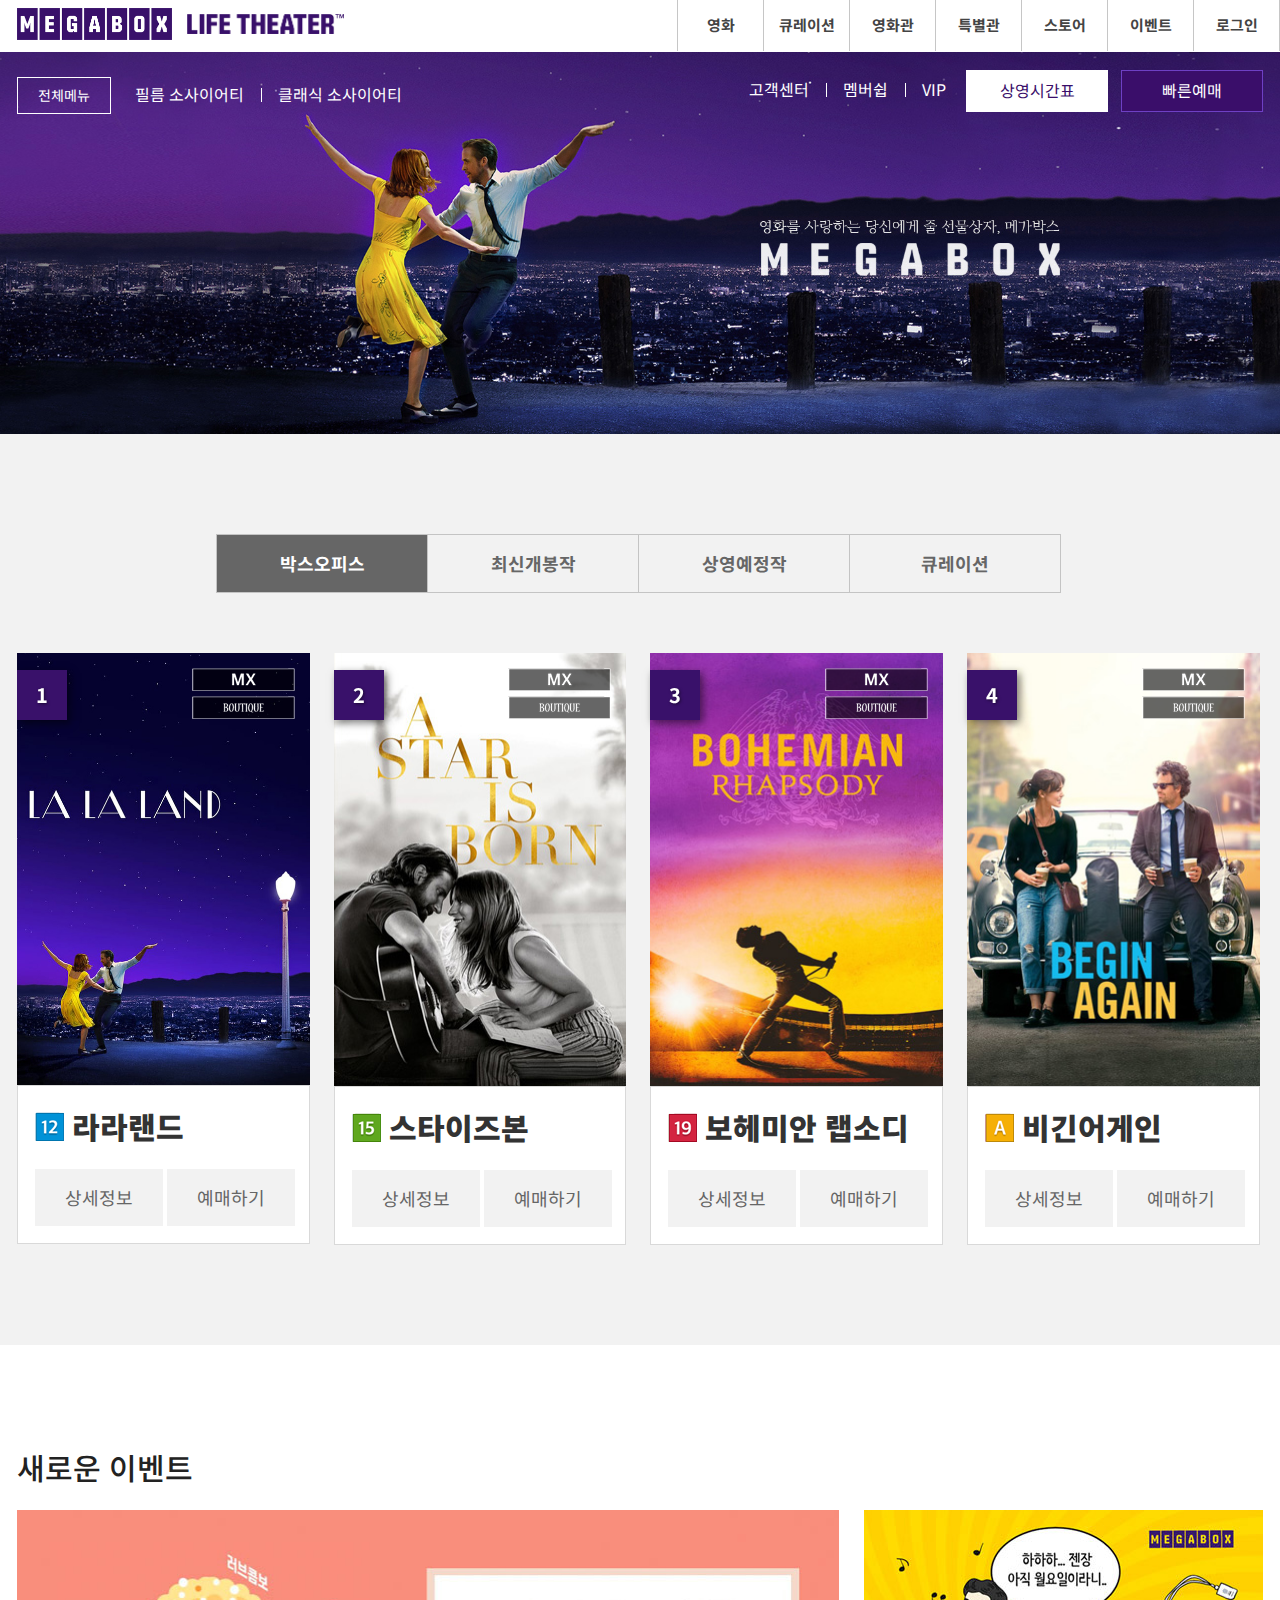
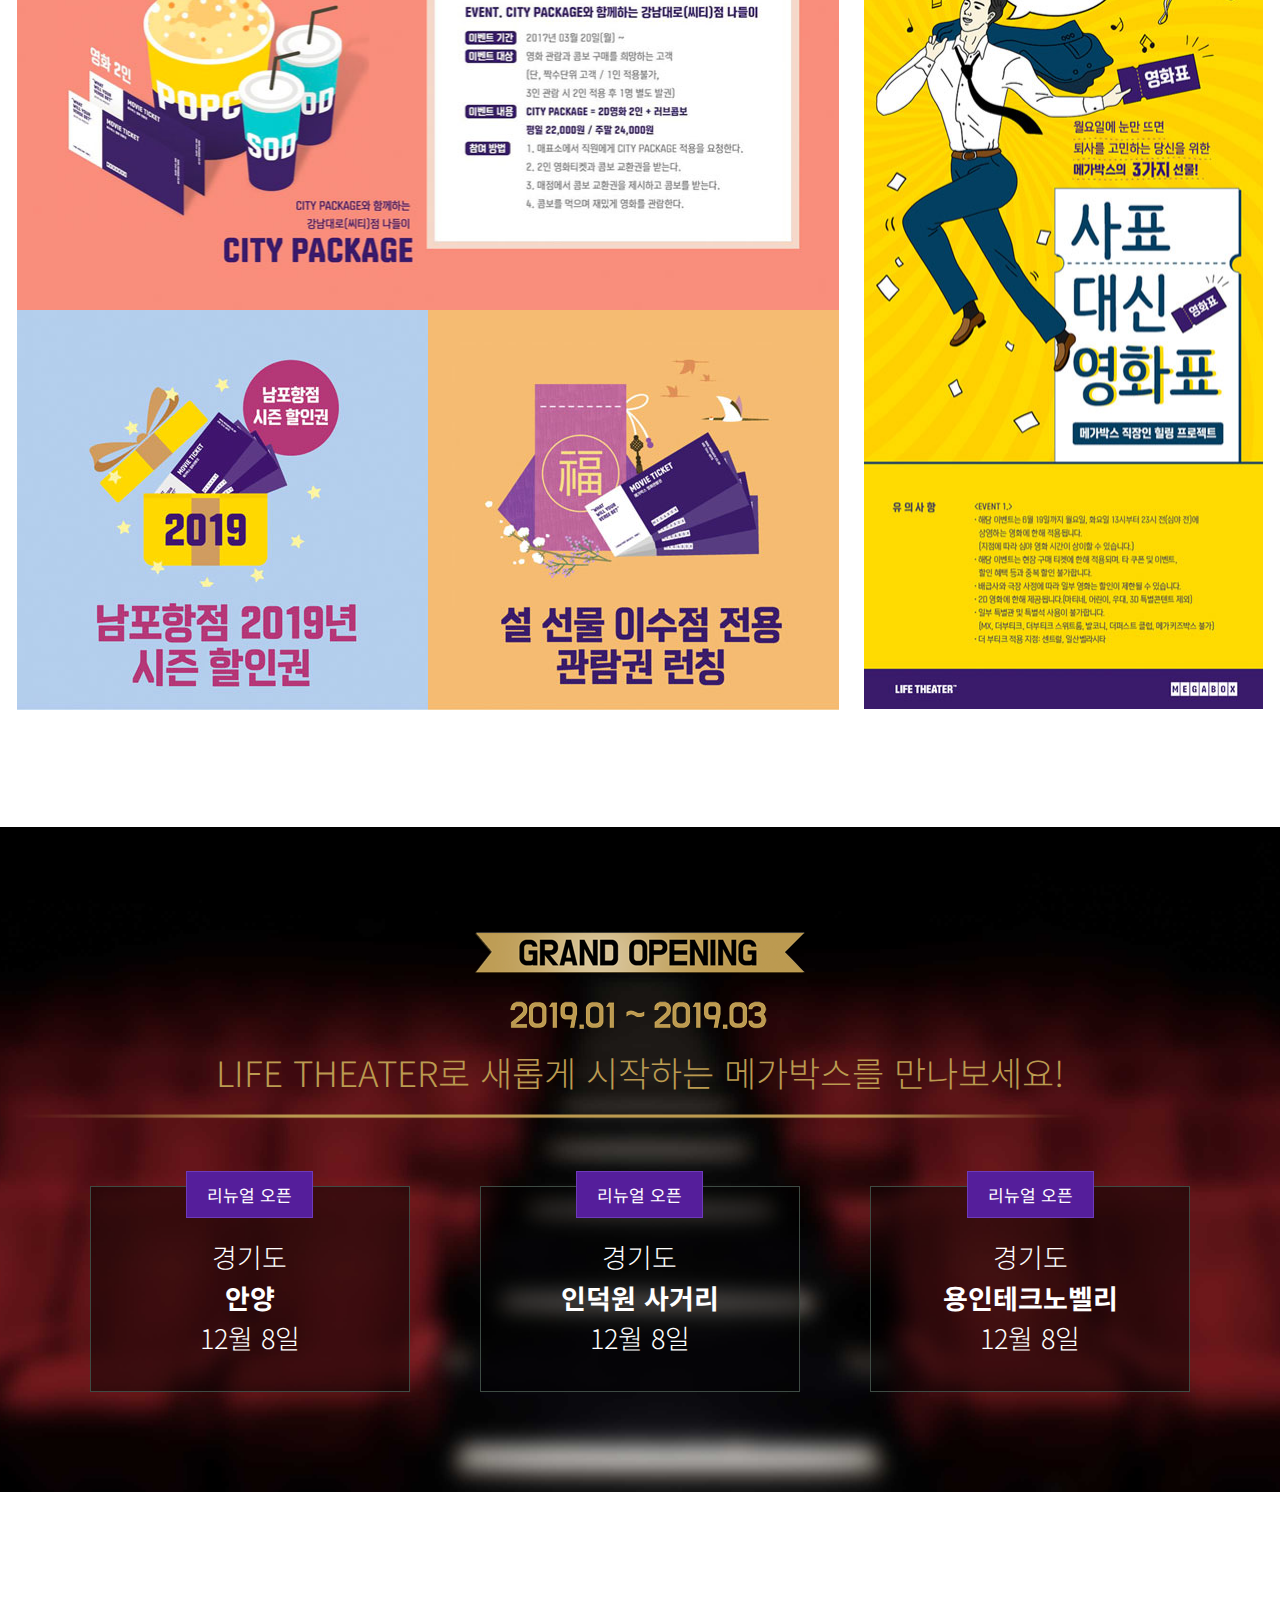
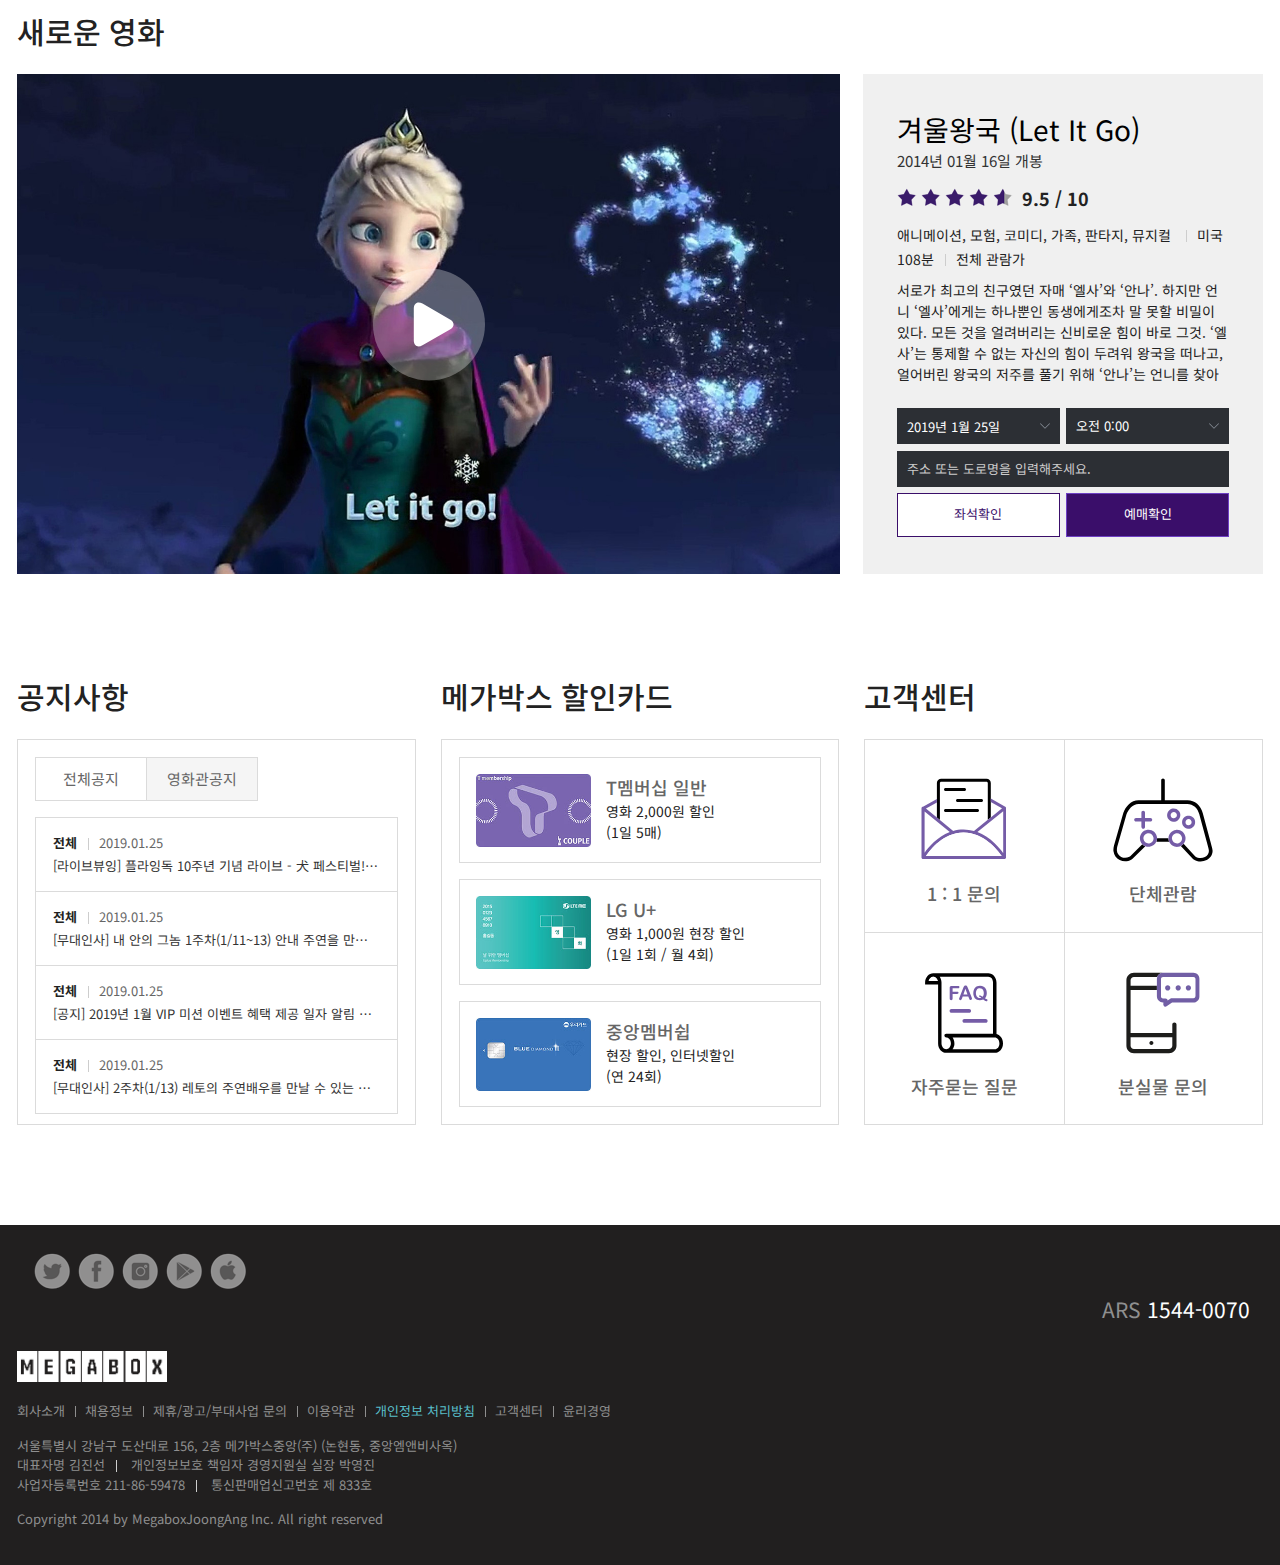
<file: index.html>
<!DOCTYPE html>
<html lang="ko">
<head>
    <meta charset="UTF-8">
    <meta name="viewport" content="width=device-width, initial-scale=1.0">
    <meta http-equiv="X-UA-Compatible" content="ie=edge">
    <meta name="author" content="wonwon">
    <meta name="description" content="메가박스 영화관 사이트 샘플입니다.">
    <meta name="keywords" content="메가박스, 영화, 최신영화, 영화관, CGV, 롯데시네마">
    <title>라이프시어터 메가박스</title>

    <!-- style -->
    <link rel="stylesheet" href="assets/css/reset.css">
    <link rel="stylesheet" href="assets/css/style.css">
    <link rel="stylesheet" href="assets/css/swiper.css">
    <link rel="stylesheet" href="assets/css/swiper.min.css">


    <!-- Facebook meta tags -->
    <meta property="og:type" content="article" />
    <meta property="og:title" content="라이프시어터 메가박스" />
    <meta property="og:url" content="http://wldnjs7204.dothome.co.kr/responsive/html5/index.html" />
    <meta property="og:image" content="http://wldnjs7204.dothome.co.kr/assets/ico/icon.png" />
    <meta property="og:site_name" content="라이프시어터 메가박스" />
    <meta property="og:description" content="메가박스 영화관 샘플 사이트입니다." />

    <!-- twitter meta tags -->
    <meta name="twitter:card" content="summary_large_image" />
    <meta name="twitter:site" content="@webstoryboy" />
    <meta name="twitter:title" content="라이프시어터 메가박스" />
    <meta name="twitter:description" content="메가박스 영화관 샘플 사이트입니다." />
    <meta property="twitter:image" content="http://wldnjs7204.dothome.co.kr/assets/ico/icon.png" />

    <!-- 파비콘 -->
	<link rel="shortcut icon" href="assets/icons/favicon64.png">
	<link rel="apple-touch-icon-precomposed" href="asset/icons/favicon152.png">
	<link rel="icon" href="assets/icons/favicon152.png">
	<link rel="icon" href="assets/icons/favicon16.png" sizes="16x16">
	<link rel="icon" href="assets/icons/favicon32.png" sizes="32x32">
	<link rel="icon" href="assets/icons/favicon48.png" sizes="48x48">
	<link rel="icon" href="assets/icons/favicon64.png" sizes="64x64">
    <link rel="icon" href="assets/icons/favicon128.png" sizes="128x128">

    <!-- 웹폰트 -->
    <link href="https://fonts.googleapis.com/css?family=Noto+Sans+KR:100,300,400,500,700,900" rel="stylesheet">

    <!-- HTML5shiv ie6~8 -->
	<!-- [if lt IE 9]>
		<script src="js/html5shiv.min.js"></script>
		<script type="text/javascript">
		alert("현재 당신이 보는 브라우저는 지원하지 않습니다. 최신 브라우저로 업데이트해주세요!")
		</script>
    <! [endif]-->
</head>
<body>
    <!-- 스킵 내비게이션 -->
    <div id="skip">
        <a rel="bookmark" href="#banner">배너 영역 바로가기</a>
        <a rel="bookmark" href="#movie">최신 영화 정보 바로가기</a>
        <a rel="bookmark" href="#event">새로운 이벤트 바로가기</a>
        <a rel="bookmark" href="#new">새로운 영화</a>
        <a rel="bookmark" href="#help">고객센터</a>
    </div>
    <!-- //스킵 내비게이션 -->

    <!-- 모바일 메뉴 -->
    <nav id="nNav">
        <div class="ham-wrap">
            <div class="ham"><span></span></div>
        </div>     
        
    </nav>
                   
    <div class="ham-menu">
        <div class="close"></div>
        <div class="ham_top">
            <ul class="home clearfix">
                <li class="ham_bar"><a href="#"><img src="assets/img/home.png" alt="home"></a></li>
                <li><a href="#"><img src="assets/img/setting.png" alt="setting"></a></li>
            </ul>
           <div class="rogin"><a href="#">로그인</a></div>
            <ul class="member clearfix">
                <li><a href="#"  class="ham_bar">회원가입</a></li>
                <li><a href="#" class="ham_bar">ID/PW 찾기</a></li>
                <li><a href="#">비회원 예매확인</a></li>
            </ul>
            <ul class="reser clearfix">
                <li><a href="#"><strong>영화관</strong>별 예매</a></li>
                <li><a href="#"><strong>영화</strong>별 예매</a></li>
            </ul>
        </div>
        <div class="ham_bottom">
            <ul class="main_menu clearfix">
                <li><a href="#"><img src="assets/img/menu-icon1.png" alt="영화"><span>영화</span></a></li>
                <li><a href="#"><img src="assets/img/menu-icon2.png" alt="큐레이션"><span>큐레이션</span></a></li>
                <li><a href="#"><img src="assets/img/menu-icon6.png" alt="나의 메가박스"><span>나의 메가박스</span></a></li>
                <li><a href="#"><img src="assets/img/menu-icon4.png" alt="스토어"><span>스토어</span></a></li>
                <li><a href="#"><img src="assets/img/menu-icon3.png" alt="영화관"><span>영화관</span></a></li>
                <li><a href="#"><img src="assets/img/menu-icon5.png" alt="이벤트"><span>이벤트</span></a></li>
            </ul>
            <ul class="infor clearfix">
                <li class="dot"><a href="#">무비포스트</a></li>
                <li class="dot"><a href="#">할인카드안내</a></li>
                <li class="dot"><a href="#">프라이빗 예매</a></li>
                <li class="dot"><a href="#">스페셜 멤버십</a></li>
                <li class="dot"><a href="#">고객센터</a></li>
                <li class="dot"><a href="#">공지사항</a></li>
            </ul>            
        </div>
    </div>
    <!-- //모바일 메뉴 -->

    <!-- header -->
    <header id="header">
        <div class="container">
            <div class="row">
                <div class="header clearfix">
                    <h1>
                        <a href="#">
                            <em><img src="assets/img/logo.png" alt="MEGABOX"></em>
                            <strong><img src="assets/img/logo_sub.png" alt="LIFE THEATER"></strong>
                        </a>
                    </h1>
                    <nav class="nav">
                        <ul class="clearfix">
                            <li><a href="#">영화</a></li>
                            <li><a href="custom/curation.html">큐레이션</a></li>
                            <li><a href="#">영화관</a></li>
                            <li><a href="#">특별관</a></li>
                            <li><a href="custom/membership.html">스토어</a></li>
                            <li><a href="#">이벤트</a></li>
                            <li><a href="#">로그인</a></li>
                        </ul>
                    </nav>
                </div>
            </div>
        </div>
    </header>
    <!-- //header -->

    <!-- banner -->
    <section id="banner">
        <div class="banner_menu">
            <h2 class="ir_su">배너 영역</h2>
            <div class="container">
                <div class="row">
                    <div class="bm_left">
                        <ul>
                            <li class="total"><a href="#">전체메뉴</a></li>
                            <li class="right_bar"><a href="#">필름 소사이어티</a></li>
                            <li><a href="#">클래식 소사이어티</a></li>
                        </ul>
                    </div>
                    <div class="bm_right">
                        <ul>
                            <li class="right_bar"><a href="custom/faq.html">고객센터</a></li>
                            <li class="right_bar"><a href="custom/membership.html">멤버쉽</a></li>
                            <li><a href="#">VIP</a></li>
                        </ul>
                        <ul class="btn_box">
                            <li class="white"><a href="#">상영시간표</a></li>
                            <li class="purple"><a href="#">빠른예매</a></li>
                        </ul>
                    </div>
                </div>
            </div>
        </div>
        <div class="slider">
            <div><img src="assets/img/main_slider01.jpg" alt="베스와 베라"></div>
        </div>
    </section>
    <!-- //banner -->

    <!-- movie -->
    <section id="movie">
        <h2 class="ir_su">최신 영화 정보</h2>
        <div class="container">
            <div class="row">
                <div class="movie">
                    <div class="movie_title">
                        <ul>
                            <li class="active"><a href="#">박스오피스</a></li>
                            <li><a href="#">최신개봉작</a></li>
                            <li><a href="#">상영예정작</a></li>
                            <li><a href="#">큐레이션</a></li>
                        </ul>
                    </div>
                    <div class="swiper-container">
                        <div class="movie_chart swiper-wrapper">
                            <div class="swiper-slide">
                                <div class="poster">
                                    <figure>
                                        <img class="img-normal" src="assets/img/movie1.jpg" alt="라라랜드">
                                        <img class="img-retina" src="assets/img/movie1@2.jpg" alt="라라랜드">
                                    </figure>
                                    <div class="rank"><strong>1</strong></div>
                                    <div class="mx">
                                        <span class="icon m ir_pm">MX</span>
                                        <span class="icon b ir_pm">Boutique</span>
                                    </div>
                                </div>
                                <div class="infor">
                                    <h3><span class="icon a12 ir_pm">12세 이상 관람가</span><strong> 라라랜드</strong></h3>
                                    <div class="infor_btn">
                                        <a href="#">상세정보</a>
                                        <a href="#">예매하기</a>
                                    </div>
                                </div>
                            </div>
                            <div class="swiper-slide">
                                <div class="poster">
                                    <figure>
                                        <img class="img-normal" src="assets/img/movie2.jpg" alt="스타이즈본">
                                        <img class="img-retina" src="assets/img/movie2@2.jpg" alt="스타이즈본">
                                    </figure>
                                    <div class="rank"><strong>2</strong></div>
                                    <div class="mx">
                                        <span class="icon m ir_pm">MX</span>
                                        <span class="icon b ir_pm">Boutique</span>
                                    </div>
                                </div>
                                <div class="infor">
                                    <h3><span class="icon a15 ir_pm">15세 이상 관람가</span><strong> 스타이즈본</strong></h3>
                                    <div class="infor_btn">
                                        <a href="#">상세정보</a>
                                        <a href="#">예매하기</a>
                                    </div>
                                </div>
                            </div>
                            <div class="swiper-slide">
                                <div class="poster">
                                    <figure>
                                        <img class="img-normal" src="assets/img/movie3.jpg" alt="보헤미안랩소디">
                                        <img class="img-retina" src="assets/img/movie3@2.jpg" alt="보헤미안랩소디">
                                    </figure>
                                    <div class="rank"><strong>3</strong></div>
                                    <div class="mx">
                                        <span class="icon m ir_pm">MX</span>
                                        <span class="icon b ir_pm">Boutique</span>
                                    </div>
                                </div>
                                <div class="infor">
                                    <h3><span class="icon a19 ir_pm">19세이상 관람가</span><strong> 보헤미안 랩소디</strong></h3>
                                    <div class="infor_btn">
                                        <a href="#">상세정보</a>
                                        <a href="#">예매하기</a>
                                    </div>
                                </div>
                            </div>
                            <div class="swiper-slide">
                                <div class="poster">
                                    <figure>
                                        <img class="img-normal" src="assets/img/movie4.jpg" alt="비긴어게인">
                                        <img class="img-retina" src="assets/img/movie4@2.jpg" alt="비긴어게인">
                                    </figure>
                                    <div class="rank"><strong>4</strong></div>
                                    <div class="mx">
                                        <span class="icon m ir_pm">MX</span>
                                        <span class="icon b ir_pm">Boutique</span>
                                    </div>
                                </div>
                                <div class="infor">
                                    <h3><span class="icon all ir_pm">전체관람가</span><strong> 비긴어게인</strong></h3>
                                    <div class="infor_btn">
                                        <a href="#">상세정보</a>
                                        <a href="#">예매하기</a>
                                    </div>
                                </div>
                            </div>
                            <div class="swiper-slide">
                                <div class="poster">
                                    <figure>
                                        <img class="img-normal" src="assets/img/movie1.jpg" alt="라라랜드">
                                        <img class="img-retina" src="assets/img/movie1@2.jpg" alt="라라랜드">
                                    </figure>
                                    <div class="rank"><strong>5</strong></div>
                                    <div class="mx">
                                        <span class="icon m ir_pm">MX</span>
                                        <span class="icon b ir_pm">Boutique</span>
                                    </div>
                                </div>
                                <div class="infor">
                                    <h3><span class="icon a12 ir_pm">12세 이상 관람가</span><strong> 라라랜드</strong></h3>
                                    <div class="infor_btn">
                                        <a href="#">상세정보</a>
                                        <a href="#">예매하기</a>
                                    </div>
                                </div>
                            </div>
                            <div class="swiper-slide">
                                <div class="poster">
                                    <figure>
                                        <img class="img-normal" src="assets/img/movie2.jpg" alt="스타이즈본">
                                        <img class="img-retina" src="assets/img/movie2@2.jpg" alt="스타이즈본">
                                    </figure>
                                    <div class="rank"><strong>6</strong></div>
                                    <div class="mx">
                                        <span class="icon m ir_pm">MX</span>
                                        <span class="icon b ir_pm">Boutique</span>
                                    </div>
                                </div>
                                <div class="infor">
                                    <h3><span class="icon a15 ir_pm">15세 이상 관람가</span><strong> 스타이즈본</strong></h3>
                                    <div class="infor_btn">
                                        <a href="#">상세정보</a>
                                        <a href="#">예매하기</a>
                                    </div>
                                </div>
                            </div>
                        </div>
                    </div>
                    <div class="swiper-container">
                        <div class="movie_chart swiper-wrapper">
                            <div class="swiper-slide">
                                <div class="poster">
                                    <figure>
                                        <img class="img-normal" src="assets/img/movie2.jpg" alt="스타이즈본">
                                        <img class="img-retina" src="assets/img/movie2@2.jpg" alt="스타이즈본">
                                    </figure>
                                    <div class="rank"><strong>1</strong></div>
                                    <div class="mx">
                                        <span class="icon m ir_pm">MX</span>
                                        <span class="icon b ir_pm">Boutique</span>
                                    </div>
                                </div>
                                <div class="infor">
                                    <h3><span class="icon a15 ir_pm">15세 이상 관람가</span><strong> 스타이즈본</strong></h3>
                                    <div class="infor_btn">
                                        <a href="#">상세정보</a>
                                        <a href="#">예매하기</a>
                                    </div>
                                </div>
                            </div>
                            <div class="swiper-slide">
                                <div class="poster">
                                    <figure>
                                        <img class="img-normal" src="assets/img/movie1.jpg" alt="라라랜드">
                                        <img class="img-retina" src="assets/img/movie1@2.jpg" alt="라라랜드">
                                    </figure>
                                    <div class="rank"><strong>2</strong></div>
                                    <div class="mx">
                                        <span class="icon m ir_pm">MX</span>
                                        <span class="icon b ir_pm">Boutique</span>
                                    </div>
                                </div>
                                <div class="infor">
                                    <h3><span class="icon a12 ir_pm">12세 이상 관람가</span><strong> 라라랜드</strong></h3>
                                    <div class="infor_btn">
                                        <a href="#">상세정보</a>
                                        <a href="#">예매하기</a>
                                    </div>
                                </div>
                            </div>
                            <div class="swiper-slide">
                                <div class="poster">
                                    <figure>
                                        <img class="img-normal" src="assets/img/movie3.jpg" alt="보헤미안랩소디">
                                        <img class="img-retina" src="assets/img/movie3@2.jpg" alt="보헤미안랩소디">
                                    </figure>
                                    <div class="rank"><strong>3</strong></div>
                                    <div class="mx">
                                        <span class="icon m ir_pm">MX</span>
                                        <span class="icon b ir_pm">Boutique</span>
                                    </div>
                                </div>
                                <div class="infor">
                                    <h3><span class="icon a19 ir_pm">19세이상 관람가</span><strong> 보헤미안 랩소디</strong></h3>
                                    <div class="infor_btn">
                                        <a href="#">상세정보</a>
                                        <a href="#">예매하기</a>
                                    </div>
                                </div>
                            </div>
                            <div class="swiper-slide">
                                <div class="poster">
                                    <figure>
                                        <img class="img-normal" src="assets/img/movie4.jpg" alt="비긴어게인">
                                        <img class="img-retina" src="assets/img/movie4@2.jpg" alt="비긴어게인">
                                    </figure>
                                    <div class="rank"><strong>4</strong></div>
                                    <div class="mx">
                                        <span class="icon m ir_pm">MX</span>
                                        <span class="icon b ir_pm">Boutique</span>
                                    </div>
                                </div>
                                <div class="infor">
                                    <h3><span class="icon all ir_pm">전체관람가</span><strong> 비긴어게인</strong></h3>
                                    <div class="infor_btn">
                                        <a href="#">상세정보</a>
                                        <a href="#">예매하기</a>
                                    </div>
                                </div>
                            </div>
                            <div class="swiper-slide">
                                <div class="poster">
                                    <figure>
                                        <img class="img-normal" src="assets/img/movie1.jpg" alt="라라랜드">
                                        <img class="img-retina" src="assets/img/movie1@2.jpg" alt="라라랜드">
                                    </figure>
                                    <div class="rank"><strong>5</strong></div>
                                    <div class="mx">
                                        <span class="icon m ir_pm">MX</span>
                                        <span class="icon b ir_pm">Boutique</span>
                                    </div>
                                </div>
                                <div class="infor">
                                    <h3><span class="icon a12 ir_pm">12세 이상 관람가</span><strong> 라라랜드</strong></h3>
                                    <div class="infor_btn">
                                        <a href="#">상세정보</a>
                                        <a href="#">예매하기</a>
                                    </div>
                                </div>
                            </div>
                            <div class="swiper-slide">
                                <div class="poster">
                                    <figure>
                                        <img class="img-normal" src="assets/img/movie2.jpg" alt="스타이즈본">
                                        <img class="img-retina" src="assets/img/movie2@2.jpg" alt="스타이즈본">
                                    </figure>
                                    <div class="rank"><strong>6</strong></div>
                                    <div class="mx">
                                        <span class="icon m ir_pm">MX</span>
                                        <span class="icon b ir_pm">Boutique</span>
                                    </div>
                                </div>
                                <div class="infor">
                                    <h3><span class="icon a15 ir_pm">15세 이상 관람가</span><strong> 스타이즈본</strong></h3>
                                    <div class="infor_btn">
                                        <a href="#">상세정보</a>
                                        <a href="#">예매하기</a>
                                    </div>
                                </div>
                            </div>
                        </div>
                    </div>
                    <div class="swiper-container">
                        <div class="movie_chart swiper-wrapper">
                            <div class="swiper-slide">
                                <div class="poster">
                                    <figure>
                                        <img class="img-normal" src="assets/img/movie1.jpg" alt="라라랜드">
                                        <img class="img-retina" src="assets/img/movie1@2.jpg" alt="라라랜드">
                                    </figure>
                                    <div class="rank"><strong>1</strong></div>
                                    <div class="mx">
                                        <span class="icon m ir_pm">MX</span>
                                        <span class="icon b ir_pm">Boutique</span>
                                    </div>
                                </div>
                                <div class="infor">
                                    <h3><span class="icon a12 ir_pm">12세 이상 관람가</span><strong> 라라랜드</strong></h3>
                                    <div class="infor_btn">
                                        <a href="#">상세정보</a>
                                        <a href="#">예매하기</a>
                                    </div>
                                </div>
                            </div>
                            <div class="swiper-slide">
                                <div class="poster">
                                    <figure>
                                        <img class="img-normal" src="assets/img/movie2.jpg" alt="스타이즈본">
                                        <img class="img-retina" src="assets/img/movie2@2.jpg" alt="스타이즈본">
                                    </figure>
                                    <div class="rank"><strong>2</strong></div>
                                    <div class="mx">
                                        <span class="icon m ir_pm">MX</span>
                                        <span class="icon b ir_pm">Boutique</span>
                                    </div>
                                </div>
                                <div class="infor">
                                    <h3><span class="icon a15 ir_pm">15세 이상 관람가</span><strong> 스타이즈본</strong></h3>
                                    <div class="infor_btn">
                                        <a href="#">상세정보</a>
                                        <a href="#">예매하기</a>
                                    </div>
                                </div>
                            </div>
                            <div class="swiper-slide">
                                <div class="poster">
                                    <figure>
                                        <img class="img-normal" src="assets/img/movie3.jpg" alt="보헤미안랩소디">
                                        <img class="img-retina" src="assets/img/movie3@2.jpg" alt="보헤미안랩소디">
                                    </figure>
                                    <div class="rank"><strong>3</strong></div>
                                    <div class="mx">
                                        <span class="icon m ir_pm">MX</span>
                                        <span class="icon b ir_pm">Boutique</span>
                                    </div>
                                </div>
                                <div class="infor">
                                    <h3><span class="icon a19 ir_pm">19세이상 관람가</span><strong> 보헤미안 랩소디</strong></h3>
                                    <div class="infor_btn">
                                        <a href="#">상세정보</a>
                                        <a href="#">예매하기</a>
                                    </div>
                                </div>
                            </div>
                            <div class="swiper-slide">
                                <div class="poster">
                                    <figure>
                                        <img class="img-normal" src="assets/img/movie4.jpg" alt="비긴어게인">
                                        <img class="img-retina" src="assets/img/movie4@2.jpg" alt="비긴어게인">
                                    </figure>
                                    <div class="rank"><strong>4</strong></div>
                                    <div class="mx">
                                        <span class="icon m ir_pm">MX</span>
                                        <span class="icon b ir_pm">Boutique</span>
                                    </div>
                                </div>
                                <div class="infor">
                                    <h3><span class="icon all ir_pm">전체관람가</span><strong> 비긴어게인</strong></h3>
                                    <div class="infor_btn">
                                        <a href="#">상세정보</a>
                                        <a href="#">예매하기</a>
                                    </div>
                                </div>
                            </div>
                            <div class="swiper-slide">
                                <div class="poster">
                                    <figure>
                                        <img class="img-normal" src="assets/img/movie1.jpg" alt="라라랜드">
                                        <img class="img-retina" src="assets/img/movie1@2.jpg" alt="라라랜드">
                                    </figure>
                                    <div class="rank"><strong>1</strong></div>
                                    <div class="mx">
                                        <span class="icon m ir_pm">MX</span>
                                        <span class="icon b ir_pm">Boutique</span>
                                    </div>
                                </div>
                                <div class="infor">
                                    <h3><span class="icon a12 ir_pm">12세 이상 관람가</span><strong> 라라랜드</strong></h3>
                                    <div class="infor_btn">
                                        <a href="#">상세정보</a>
                                        <a href="#">예매하기</a>
                                    </div>
                                </div>
                            </div>
                            <div class="swiper-slide">
                                <div class="poster">
                                    <figure>
                                        <img class="img-normal" src="assets/img/movie2.jpg" alt="스타이즈본">
                                        <img class="img-retina" src="assets/img/movie2@2.jpg" alt="스타이즈본">
                                    </figure>
                                    <div class="rank"><strong>2</strong></div>
                                    <div class="mx">
                                        <span class="icon m ir_pm">MX</span>
                                        <span class="icon b ir_pm">Boutique</span>
                                    </div>
                                </div>
                                <div class="infor">
                                    <h3><span class="icon a15 ir_pm">15세 이상 관람가</span><strong> 스타이즈본</strong></h3>
                                    <div class="infor_btn">
                                        <a href="#">상세정보</a>
                                        <a href="#">예매하기</a>
                                    </div>
                                </div>
                            </div>
                        </div>
                    </div>
                    <div class="swiper-container">
                        <div class="movie_chart swiper-wrapper">
                            <div class="swiper-slide">
                                <div class="poster">
                                    <figure>
                                        <img class="img-normal" src="assets/img/movie1.jpg" alt="라라랜드">
                                        <img class="img-retina" src="assets/img/movie1@2.jpg" alt="라라랜드">
                                    </figure>
                                    <div class="rank"><strong>1</strong></div>
                                    <div class="mx">
                                        <span class="icon m ir_pm">MX</span>
                                        <span class="icon b ir_pm">Boutique</span>
                                    </div>
                                </div>
                                <div class="infor">
                                    <h3><span class="icon a12 ir_pm">12세 이상 관람가</span><strong> 라라랜드</strong></h3>
                                    <div class="infor_btn">
                                        <a href="#">상세정보</a>
                                        <a href="#">예매하기</a>
                                    </div>
                                </div>
                            </div>
                            <div class="swiper-slide">
                                <div class="poster">
                                    <figure>
                                        <img class="img-normal" src="assets/img/movie2.jpg" alt="스타이즈본">
                                        <img class="img-retina" src="assets/img/movie2@2.jpg" alt="스타이즈본">
                                    </figure>
                                    <div class="rank"><strong>2</strong></div>
                                    <div class="mx">
                                        <span class="icon m ir_pm">MX</span>
                                        <span class="icon b ir_pm">Boutique</span>
                                    </div>
                                </div>
                                <div class="infor">
                                    <h3><span class="icon a15 ir_pm">15세 이상 관람가</span><strong> 스타이즈본</strong></h3>
                                    <div class="infor_btn">
                                        <a href="#">상세정보</a>
                                        <a href="#">예매하기</a>
                                    </div>
                                </div>
                            </div>
                            <div class="swiper-slide">
                                <div class="poster">
                                    <figure>
                                        <img class="img-normal" src="assets/img/movie3.jpg" alt="보헤미안랩소디">
                                        <img class="img-retina" src="assets/img/movie3@2.jpg" alt="보헤미안랩소디">
                                    </figure>
                                    <div class="rank"><strong>3</strong></div>
                                    <div class="mx">
                                        <span class="icon m ir_pm">MX</span>
                                        <span class="icon b ir_pm">Boutique</span>
                                    </div>
                                </div>
                                <div class="infor">
                                    <h3><span class="icon a19 ir_pm">19세이상 관람가</span><strong> 보헤미안 랩소디</strong></h3>
                                    <div class="infor_btn">
                                        <a href="#">상세정보</a>
                                        <a href="#">예매하기</a>
                                    </div>
                                </div>
                            </div>
                            <div class="swiper-slide">
                                <div class="poster">
                                    <figure>
                                        <img class="img-normal" src="assets/img/movie4.jpg" alt="비긴어게인">
                                        <img class="img-retina" src="assets/img/movie4@2.jpg" alt="비긴어게인">
                                    </figure>
                                    <div class="rank"><strong>4</strong></div>
                                    <div class="mx">
                                        <span class="icon m ir_pm">MX</span>
                                        <span class="icon b ir_pm">Boutique</span>
                                    </div>
                                </div>
                                <div class="infor">
                                    <h3><span class="icon all ir_pm">전체관람가</span><strong> 비긴어게인</strong></h3>
                                    <div class="infor_btn">
                                        <a href="#">상세정보</a>
                                        <a href="#">예매하기</a>
                                    </div>
                                </div>
                            </div>
                            <div class="swiper-slide">
                                <div class="poster">
                                    <figure>
                                        <img class="img-normal" src="assets/img/movie1.jpg" alt="라라랜드">
                                        <img class="img-retina" src="assets/img/movie1@2.jpg" alt="라라랜드">
                                    </figure>
                                    <div class="rank"><strong>1</strong></div>
                                    <div class="mx">
                                        <span class="icon m ir_pm">MX</span>
                                        <span class="icon b ir_pm">Boutique</span>
                                    </div>
                                </div>
                                <div class="infor">
                                    <h3><span class="icon a12 ir_pm">12세 이상 관람가</span><strong> 라라랜드</strong></h3>
                                    <div class="infor_btn">
                                        <a href="#">상세정보</a>
                                        <a href="#">예매하기</a>
                                    </div>
                                </div>
                            </div>
                            <div class="swiper-slide">
                                <div class="poster">
                                    <figure>
                                        <img class="img-normal" src="assets/img/movie2.jpg" alt="스타이즈본">
                                        <img class="img-retina" src="assets/img/movie2@2.jpg" alt="스타이즈본">
                                    </figure>
                                    <div class="rank"><strong>2</strong></div>
                                    <div class="mx">
                                        <span class="icon m ir_pm">MX</span>
                                        <span class="icon b ir_pm">Boutique</span>
                                    </div>
                                </div>
                                <div class="infor">
                                    <h3><span class="icon a15 ir_pm">15세 이상 관람가</span><strong> 스타이즈본</strong></h3>
                                    <div class="infor_btn">
                                        <a href="#">상세정보</a>
                                        <a href="#">예매하기</a>
                                    </div>
                                </div>
                            </div>
                        </div>
                    </div>
                        
                </div>
            </div>
        </div>
    </section>
    <!-- //movie -->

    <!-- event -->
    <section id="event">
        <div class="container">
            <div class="row">
                <div class="event">
                    <h2><em>새로운 이벤트</em></h2>
                    <div class="event_left">
                        <div class="event_slider">
                            <img class="img-normal" src="assets/img/event01.jpg" alt="시티패키지">
                            <img class="img-retina" src="assets/img/event01@2.jpg" alt="시티패키지">
                        </div>
                        <figure class="event_box1">
                            <img class="img-normal" src="assets/img/event02.jpg" alt="남포항점 2019년 시즌 할인권">
                            <img class="img-retina" src="assets/img/event02@2.jpg" alt="남포항점 2019년 시즌 할인권">
                        </figure>
                        <figure class="event_box2">
                            <img class="img-normal" src="assets/img/event03.jpg" alt="설 선물 이수점 전용 관람권 런칭">
                            <img class="img-retina" src="assets/img/event03@2.jpg" alt="설 선물 이수점 전용 관람권 런칭">
                        </figure>
                    </div>
                    <figure class="event_right">
                            <img class="img-normal" src="assets/img/event04.jpg" alt="사표 대신 영화표">
                            <img class="img-retina" src="assets/img/event04@2.jpg" alt="사표 대신 영화표">
                    </figure>
                </div>
            </div>
        </div>
    </section>
    <!-- //event -->

    <!-- opening -->
    <section id="opening">
        <div class="container">
            <div class="row">
                <div class="opening">
                    <h2><span class="icon grand ir_pm">Grand Opening</span></h2>
                    <strong class="icon date ir_pm">2019.01~2019.03</strong>
                    <p class="desc">LIFE THEATER로 새롭게 시작하는 메가박스를 만나보세요!</p>
                    <div class="open_box">
                        <div>
                            <h3>리뉴얼 오픈</h3>
                            <p><em>경기도</em><strong>안양</strong>12월 8일</p>
                        </div>
                        <div>
                            <h3>리뉴얼 오픈</h3>
                            <p><em>경기도</em><strong>인덕원 사거리</strong>12월 8일</p>
                        </div>
                        <div>
                            <h3>리뉴얼 오픈</h3>
                            <p><em>경기도</em><strong>용인테크노벨리</strong>12월 8일</p>
                        </div>
                    </div>
                </div>
            </div>
        </div>
    </section>
    <!-- //opening -->

    <!-- new -->
    <section id="new">
        <div class="container">
            <div class="row">
                <div class="new">
                    <h2><em>새로운 영화</em></h2>
                    <div class="new_left">
                        <!-- <figure>
                            <img src="assets/img/new01.jpg" alt="새로운 영화">
                        </figure> -->
                        <div class="play">
                            <svg version="1.1" id="Layer_1" xmlns="http://www.w3.org/2000/svg" xmlns:xlink="http://www.w3.org/1999/xlink" x="0px" y="0px"
                                viewBox="0 0 120 120" style="enable-background:new 0 0 120 120;" xml:space="preserve">
                                <circle class="st0" cx="60" cy="60.4" r="56"/>
                                <path class="st1" d="M81,65.4c4.8-2.8,4.8-7.2,0-10L53.5,39.6c-4.8-2.8-8.7-0.5-8.7,5v31.7c0,5.5,3.9,7.8,8.7,5L81,65.4z"/>
                            </svg>
                        </div>
                    </div>
                    <div class="new_right">
                        <h3 class="title">겨울왕국 (Let It Go)</h3>
                        <span class="release">2014년 01월 16일 개봉</span>
                        <div class="star">
                            <span class="icon star1"></span> <span class="icon star1"></span> <span class="icon star1"></span> <span class="icon star2"></span> <span class="icon star0"></span>
                            <strong>9.5 / 10</strong>
                        </div>
                        <ul class="summary">
                            <li class="genre"><span class="bar">애니메이션, 모험, 코미디, 가족, 판타지, 뮤지컬  </span><span>미국</span></li>
                            <li class="age"><span class="bar">108분</span><span>전체 관람가</span></li>
                            <li class="desc">서로가 최고의 친구였던 자매 ‘엘사’와 ‘안나’. 하지만 언니 ‘엘사’에게는 하나뿐인 동생에게조차 말 못할 비밀이 있다. 모든 것을 얼려버리는 신비로운 힘이 바로 그것. ‘엘사’는 통제할 수 없는 자신의 힘이 두려워 왕국을 떠나고, 얼어버린 왕국의 저주를 풀기 위해 ‘안나’는 언니를 찾아 환상적...</li>
                        </ul>
                        <div class="select">
                            <div class="s1">
                                <label for="udate" class="ir_su">날짜</label>
                                <input type="text" id="udate" name="udate" value="2019년 1월 25일" class="ui_select2">
                            </div>
                            <div class="s2">
                                <label for="utime" class="ir_su">시간</label>
                                <select id="utime" name="utime" class="ui_select2">
                                    <option value="오전 0:00">오전 0:00</option>
                                    <option value="오전 1:00">오전 1:00</option>
                                    <option value="오전 2:00">오전 2:00</option>
                                    <option value="오전 3:00">오전 3:00</option>
                                    <option value="오전 4:00">오전 4:00</option>
                                    <option value="오전 5:00">오전 5:00</option>
                                    <option value="오전 6:00">오전 6:00</option>
                                    <option value="오전 7:00">오전 7:00</option>
                                    <option value="오전 8:00">오전 8:00</option>
                                    <option value="오전 9:00">오전 9:00</option>
                                    <option value="오전 10:00">오전 10:00</option>
                                    <option value="오전 11:00">오전 11:00</option>
                                    <option value="오후 12:00">오전 12:00</option>
                                    <option value="오후 1:00">오후 1:00</option>
                                    <option value="오후 2:00">오후 2:00</option>
                                    <option value="오후 3:00">오후 3:00</option>
                                    <option value="오후 4:00">오후 4:00</option>
                                    <option value="오후 5:00">오후 5:00</option>
                                    <option value="오후 6:00">오후 6:00</option>
                                    <option value="오후 7:00">오후 7:00</option>
                                    <option value="오후 8:00">오후 8:00</option>
                                    <option value="오후 9:00">오후 9:00</option>
                                    <option value="오후 10:00">오후 10:00</option>
                                    <option value="오후 11:00">오후 11:00</option>
                                </select>
                            </div>
                            <div class="s3">
                                <label for="utext" class="ir_su">주소 또는 도로명을 입력해주세요.</label>
                                <input type="text" id="utext" name="utext" class="ui_input3" placeholder="주소 또는 도로명을 입력해주세요.">
                            </div>
                        </div>
                        <div class="btn">
                            <a href="#" class="white">좌석확인</a>
                            <a href="#" class="purple">예매확인</a>
                        </div>
                    </div>
                </div>
            </div>
        </div>
    </section>
    <!-- //new -->

    <!-- help -->
    <section id="help">
        <div class="container">
            <div class="row">
                <div class="help clearfix">
                    <article class="help_box1">
                        <h3><em>공지사항</em></h3>
                        <div class="notice">
                            <ul>
                                <li class="active"><a href="#">전체공지</a>
                                    <ul>
                                        <li>
                                            <dl>
                                                <dt><strong class="bar">전체</strong><em>2019.01.25</em></dt>
                                                <dd>[라이브뷰잉] 플라잉독 10주년 기념 라이브 - 犬 페스티벌! 신나는 라이브를 직접 들어보세요</dd>
                                            </dl>
                                        </li>
                                        <li>
                                            <dl>
                                                <dt><strong class="bar">전체</strong><em>2019.01.25</em></dt>
                                                <dd>[무대인사] 내 안의 그놈 1주차(1/11~13) 안내 주연을 만나 볼 수 있는 좋은 기회!</dd>
                                            </dl>
                                        </li>
                                        <li>
                                            <dl>
                                                <dt><strong class="bar">전체</strong><em>2019.01.25</em></dt>
                                                <dd>[공지] 2019년 1월 VIP 미션 이벤트 혜택 제공 일자 알림 안내드립니다</dd>
                                            </dl>
                                        </li>
                                        <li>
                                            <dl>
                                                <dt><strong class="bar">전체</strong><em>2019.01.25</em></dt>
                                                <dd>[무대인사] 2주차(1/13) 레토의 주연배우를 만날 수 있는 기회를 드립니다</dd>
                                            </dl>
                                        </li>
                                    </ul>
                                </li>
                                <li><a href="#">영화관공지</a>
                                    <ul>
                                        <li>
                                            <dl>
                                                <dt><strong class="bar">전체</strong><em>2019.01.25</em></dt>
                                                <dd>[영화관공지] 플라잉독 10주년 기념 라이브 - 犬 페스티벌! 신나는 라이브를 직접 들어보세요</dd>
                                            </dl>
                                        </li>
                                        <li>
                                            <dl>
                                                <dt><strong class="bar">전체</strong><em>2019.01.25</em></dt>
                                                <dd>[영화관공지] 내 안의 그놈 1주차(1/11~13) 안내 주연을 만나 볼 수 있는 좋은 기회!</dd>
                                            </dl>
                                        </li>
                                        <li>
                                            <dl>
                                                <dt><strong class="bar">전체</strong><em>2019.01.25</em></dt>
                                                <dd>[영화관공지] 2019년 1월 VIP 미션 이벤트 혜택 제공 일자 알림 안내드립니다</dd>
                                            </dl>
                                        </li>
                                        <li>
                                            <dl>
                                                <dt><strong class="bar">전체</strong><em>2019.01.25</em></dt>
                                                <dd>[영화관공지] 2주차(1/13) 레토의 주연배우를 만날 수 있는 기회를 드립니다</dd>
                                            </dl>
                                        </li>
                                    </ul>
                                </li>
                            </ul>
                        </div>
                    </article>
                    <article class="help_box2">
                        <h3><em>메가박스 할인카드</em></h3>
                        <div class="card">
                            <ul>
                                <li>
                                    <a href="#">
                                        <span><img src="assets/img/card02.jpg" alt="card01"></span>
                                        <strong>T멤버십 일반</strong>
                                        <em>영화 2,000원 할인</em>
                                        <em>(1일 5매)</em>
                                    </a>
                                </li>
                                <li>
                                    <a href="#">
                                        <span><img src="assets/img/card01.jpg" alt="card02"></span>
                                        <strong>LG U+</strong>
                                        <em>영화 1,000원 현장 할인</em>
                                        <em>(1일 1회 / 월 4회)</em>
                                    </a>
                                </li>
                                <li>
                                    <a href="#">
                                        <span><img src="assets/img/card03.jpg" alt="card03"></span>
                                        <strong>중앙멤버쉽</strong>
                                        <em>현장 할인, 인터넷할인</em>
                                        <em>(연 24회)</em>
                                    </a>
                                </li>
                            </ul>
                        </div>
                    </article>
                    <article class="help_box3">
                        <h3>고객센터</h3>
                        <div class="service">
                            <ul>
                                <li>
                                    <a href="#">
                                        <span class="img_svg">
                                            <svg version="1.1" id="Layer_1" xmlns="http://www.w3.org/2000/svg" xmlns:xlink="http://www.w3.org/1999/xlink" x="0px" y="0px"
                                                    viewBox="0 0 120 120" style="enable-background:new 0 0 120 120;" xml:space="preserve">
                                                <g>
                                                    <polygon style="fill:none;" points="86.9,57.4 98.1,48.3 97.9,48.2 86.9,48.2"/>
                                                    <polygon style="fill:none;" points="22.5,48.2 21.9,48.6 32.9,57.6 32.9,48.2"/>
                                                    <polygon style="fill:#FFFFFF;" points="97.9,48.2 86.9,42 86.9,48.2"/>
                                                    <polygon style="fill:#FFFFFF;" points="32.9,42.4 22.5,48.2 32.9,48.2"/>
                                                    <path style="fill:#FFFFFF;" d="M83.9,23c0-0.7-0.6-1.3-1.3-1.3H37.2c-0.7,0-1.3,0.6-1.3,1.3v37L49.2,71c3.2-0.9,6.7-1.4,10.3-1.4
                                                        c3.5,0,7,0.5,10.5,1.5l13.9-11.2V23z M52,40.5c0-0.8,0.7-1.5,1.5-1.5h24c0.8,0,1.5,0.7,1.5,1.5S78.3,42,77.5,42h-24
                                                        C52.7,42,52,41.3,52,40.5z M41.5,31c-0.8,0-1.5-0.7-1.5-1.5s0.7-1.5,1.5-1.5h19c0.8,0,1.5,0.7,1.5,1.5S61.3,31,60.5,31H41.5z
                                                            M73.5,52h-32c-0.8,0-1.5-0.7-1.5-1.5s0.7-1.5,1.5-1.5h32c0.8,0,1.5,0.7,1.5,1.5S74.3,52,73.5,52z"/>
                                                    <path d="M32.9,42.4v5.8v9.4l3,2.5V23c0-0.7,0.6-1.3,1.3-1.3h45.3c0.7,0,1.3,0.6,1.3,1.3v36.8l3-2.4v-9.2V42v-3.4V23
                                                        c0-2.4-1.9-4.3-4.3-4.3H37.2c-2.4,0-4.3,1.9-4.3,4.3v15.9V42.4z"/>
                                                    <path style="fill:#FFFFFF;" d="M73.4,72.1c6,2.3,11.8,6,17.2,11.1c3.8,3.6,6.7,7.1,8.5,9.7V51.4L73.4,72.1z"/>
                                                    <path style="fill:#FFFFFF;" d="M20.6,51.4v41.3c4-5.7,12.6-16,25.2-20.7L20.6,51.4z"/>
                                                    <path style="fill:#755CA7;" d="M101.6,47.1l0.1-0.2l-14.9-8.4V42l11.1,6.2l0.2,0.1l-11.3,9.1l-3,2.4L70,71c-3.4-1-6.9-1.5-10.5-1.5
                                                        c-3.7,0-7.1,0.5-10.3,1.4L35.9,60l-3-2.5l-11-9l0.6-0.3l10.4-5.8v-3.4L19,46.7c-0.2,0-0.4,0-0.6,0.1c-0.5,0.2-0.9,0.8-0.9,1.4v49.3
                                                        c0,0.8,0.7,1.5,1.5,1.5h0.2h81.1h0.2c0.8,0,1.5-0.7,1.5-1.5V48.2C102.1,47.8,102,47.4,101.6,47.1z M99.1,92.9
                                                        c-1.9-2.6-4.7-6.1-8.5-9.7c-5.4-5.1-11.2-8.8-17.2-11.1l25.8-20.8V92.9z M97.7,96H22c4.2-6.2,17.5-23.5,37.5-23.5
                                                        C79.6,72.5,93.3,89.7,97.7,96z M20.6,92.7V51.4L45.8,72C33.2,76.8,24.6,87,20.6,92.7z"/>
                                                    <path style="fill:#FFFFFF;" d="M59.5,72.5c-20,0-33.4,17.2-37.5,23.5h75.7C93.3,89.7,79.6,72.5,59.5,72.5z"/>
                                                    <path d="M62,29.5c0-0.8-0.7-1.5-1.5-1.5h-19c-0.8,0-1.5,0.7-1.5,1.5s0.7,1.5,1.5,1.5h19C61.3,31,62,30.3,62,29.5z"/>
                                                    <path d="M77.5,42c0.8,0,1.5-0.7,1.5-1.5S78.3,39,77.5,39h-24c-0.8,0-1.5,0.7-1.5,1.5s0.7,1.5,1.5,1.5H77.5z"/>
                                                    <path d="M73.5,49h-32c-0.8,0-1.5,0.7-1.5,1.5s0.7,1.5,1.5,1.5h32c0.8,0,1.5-0.7,1.5-1.5S74.3,49,73.5,49z"/>
                                                </g>
                                            </svg>
                                        </span>
                                        <strong>1 : 1 문의</strong>
                                    </a>
                                </li>
                                <li>
                                    <a href="#">
                                            <span class="img_svg">
                                                <svg version="1.1" id="Layer_1" xmlns="http://www.w3.org/2000/svg" xmlns:xlink="http://www.w3.org/1999/xlink" x="0px" y="0px"
                                                    viewBox="0 0 120 120" style="enable-background:new 0 0 120 120;" xml:space="preserve">
                                                    <g>
                                                        <polygon style="fill:none;" points="199.9,54.4 211.1,45.3 210.9,45.2 199.9,45.2 	"/>
                                                        <polygon style="fill:none;" points="135.5,45.2 134.9,45.6 145.9,54.6 145.9,45.2 	"/>
                                                        <polygon style="fill:#FFFFFF;" points="210.9,45.2 199.9,39 199.9,45.2 	"/>
                                                        <polygon style="fill:#FFFFFF;" points="145.9,39.4 135.5,45.2 145.9,45.2 	"/>
                                                        <path style="fill:#FFFFFF;" d="M196.9,20c0-0.7-0.6-1.3-1.3-1.3h-45.3c-0.7,0-1.3,0.6-1.3,1.3v37L162.2,68c3.2-0.9,6.7-1.4,10.3-1.4
                                                            c3.5,0,7,0.5,10.5,1.5l13.9-11.2V20z M165,37.5c0-0.8,0.7-1.5,1.5-1.5h24c0.8,0,1.5,0.7,1.5,1.5s-0.7,1.5-1.5,1.5h-24
                                                            C165.7,39,165,38.3,165,37.5z M154.5,28c-0.8,0-1.5-0.7-1.5-1.5s0.7-1.5,1.5-1.5h19c0.8,0,1.5,0.7,1.5,1.5s-0.7,1.5-1.5,1.5H154.5z
                                                                M186.5,49h-32c-0.8,0-1.5-0.7-1.5-1.5s0.7-1.5,1.5-1.5h32c0.8,0,1.5,0.7,1.5,1.5S187.3,49,186.5,49z"/>
                                                        <path d="M145.9,39.4v5.8v9.4l3,2.5V20c0-0.7,0.6-1.3,1.3-1.3h45.3c0.7,0,1.3,0.6,1.3,1.3v36.8l3-2.4v-9.2V39v-3.4V20
                                                            c0-2.4-1.9-4.3-4.3-4.3h-45.3c-2.4,0-4.3,1.9-4.3,4.3v15.9V39.4z"/>
                                                        <path style="fill:#FFFFFF;" d="M186.4,69.1c6,2.3,11.8,6,17.2,11.1c3.8,3.6,6.7,7.1,8.5,9.7V48.4L186.4,69.1z"/>
                                                        <path style="fill:#FFFFFF;" d="M133.6,48.4v41.3c4-5.7,12.6-16,25.2-20.7L133.6,48.4z"/>
                                                        <path style="fill:#755CA7;" d="M214.6,44.1l0.1-0.2l-14.9-8.4V39l11.1,6.2l0.2,0.1l-11.3,9.1l-3,2.4L183,68c-3.4-1-6.9-1.5-10.5-1.5
                                                            c-3.7,0-7.1,0.5-10.3,1.4L148.9,57l-3-2.5l-11-9l0.6-0.3l10.4-5.8v-3.4L132,43.7c-0.2,0-0.4,0-0.6,0.1c-0.5,0.2-0.9,0.8-0.9,1.4
                                                            v49.3c0,0.8,0.7,1.5,1.5,1.5h0.2h81.1h0.2c0.8,0,1.5-0.7,1.5-1.5V45.2C215.1,44.8,215,44.4,214.6,44.1z M212.1,89.9
                                                            c-1.9-2.6-4.7-6.1-8.5-9.7c-5.4-5.1-11.2-8.8-17.2-11.1l25.8-20.8V89.9z M210.7,93H135c4.2-6.2,17.5-23.5,37.5-23.5
                                                            C192.6,69.5,206.3,86.7,210.7,93z M133.6,89.7V48.4L158.8,69C146.2,73.8,137.6,84,133.6,89.7z"/>
                                                        <path style="fill:#FFFFFF;" d="M172.5,69.5c-20,0-33.4,17.2-37.5,23.5h75.7C206.3,86.7,192.6,69.5,172.5,69.5z"/>
                                                        <path d="M175,26.5c0-0.8-0.7-1.5-1.5-1.5h-19c-0.8,0-1.5,0.7-1.5,1.5s0.7,1.5,1.5,1.5h19C174.3,28,175,27.3,175,26.5z"/>
                                                        <path d="M190.5,39c0.8,0,1.5-0.7,1.5-1.5s-0.7-1.5-1.5-1.5h-24c-0.8,0-1.5,0.7-1.5,1.5s0.7,1.5,1.5,1.5H190.5z"/>
                                                        <path d="M186.5,46h-32c-0.8,0-1.5,0.7-1.5,1.5s0.7,1.5,1.5,1.5h32c0.8,0,1.5-0.7,1.5-1.5S187.3,46,186.5,46z"/>
                                                        <path style="fill:#FFFFFF;" d="M85.3,65.3c0.8,0.1,1.6-0.2,2.3-0.7c0.6-0.5,1-1.3,1.1-2.1c0.1-0.8-0.2-1.6-0.7-2.3c-0.5-0.6-1.3-1-2.1-1.1
                                                            c-0.1,0-0.2,0-0.3,0c-0.7,0-1.4,0.2-1.9,0.7c-0.6,0.5-1,1.3-1.1,2.1c-0.1,0.8,0.2,1.6,0.7,2.3C83.7,64.8,84.5,65.2,85.3,65.3z"/>
                                                        <path style="fill:#FFFFFF;" d="M70.5,58.2c0.8,0.1,1.6-0.2,2.3-0.7c1.3-1.1,1.5-3,0.5-4.4c-0.6-0.8-1.5-1.2-2.4-1.2c-0.7,0-1.4,0.2-2,0.7
                                                            c-1.3,1.1-1.5,3-0.5,4.4C68.9,57.7,69.6,58.1,70.5,58.2z"/>
                                                        <path style="fill:#FFFFFF;" d="M44.4,69.9c4.7-0.6,9,2.7,9.6,7.4c0,0.3,0.1,0.6,0.1,1h11.4c0.1-4.2,3.2-7.8,7.4-8.3c4.7-0.6,9,2.7,9.6,7.4
                                                            c0.3,2.4-0.5,4.8-1.9,6.5l11.9,12.7c2.7,1.9,6.6,2.1,9.6,0.5c2.5-1.3,4-3.5,4-6.1c0-1-0.7-3.8-1.1-5.1c-0.2-0.9-0.4-1.3-0.4-1.6
                                                            l-8.1-29.9c-1.5-6.2-6.3-10.4-11.9-10.4h-49c-5.6,0-10.1,5.4-11.9,10.4l-9.2,32.1c-0.3,1.1-0.5,2.2-0.4,3.3c0,0.5,0,0.9,0,1.1
                                                            c0.3,2.7,1.9,4.9,4.3,6.1c2.6,1.3,5.6,1.2,8.1-0.2c0.4-0.2,0.8-0.5,1.2-0.8l11.8-11.7c-1.2-1.3-2.1-2.9-2.3-4.8
                                                            C36.5,74.7,39.8,70.5,44.4,69.9z M79,61.5c0.2-1.8,1-3.3,2.4-4.4c1.4-1.1,3.1-1.6,4.8-1.4c1.8,0.2,3.3,1,4.4,2.4s1.6,3.1,1.4,4.8
                                                            c-0.2,1.8-1,3.3-2.4,4.4c-1.2,1-2.6,1.5-4.1,1.5c-0.2,0-0.5,0-0.7,0c-1.8-0.2-3.3-1-4.4-2.4S78.9,63.2,79,61.5z M66.6,50
                                                            c2.8-2.3,7-1.9,9.3,1c2.3,2.8,1.9,7-1,9.3c-1.2,1-2.6,1.5-4.1,1.5c-0.2,0-0.5,0-0.7,0c-1.8-0.2-3.3-1-4.4-2.4
                                                            C63.4,56.4,63.8,52.3,66.6,50z M31.4,59.9c0-1,0.8-1.8,1.8-1.8h5.4v-5.4c0-1,0.8-1.8,1.8-1.8s1.8,0.8,1.8,1.8v5.4h5.4
                                                            c1,0,1.8,0.8,1.8,1.8s-0.8,1.8-1.8,1.8H42V67c0,1-0.8,1.8-1.8,1.8S38.5,68,38.5,67v-5.4h-5.4C32.2,61.7,31.4,60.9,31.4,59.9z"/>
                                                        <path style="fill:#000000;" d="M108.3,84.9c-0.1-0.5-0.3-1-0.3-1.2l-8.2-30.4c-1.9-7.8-8-13-15.3-13H61.8c0-0.1,0-0.1,0-0.2V20.2
                                                            c0-1-0.8-1.8-1.8-1.8s-1.8,0.8-1.8,1.8v19.9c0,0.1,0,0.1,0,0.2H35.5c-7.4,0-13,6.4-15.2,12.8L11,85.4c-0.4,1.4-0.6,2.9-0.6,4.4
                                                            c0,1,0,1.3,0.1,1.4c0.5,3.9,2.7,7.1,6.2,8.8c3.6,1.8,7.9,1.7,11.4-0.3c0.6-0.3,1.2-0.7,1.7-1.2l12.5-12.3c-1.1-0.5-2.1-1.1-3-2
                                                            L27.5,95.9c-0.4,0.3-0.8,0.6-1.2,0.8c-2.5,1.4-5.5,1.5-8.1,0.2c-2.4-1.2-4-3.4-4.3-6.1c0-0.2,0-0.6,0-1.1c0-1.1,0.1-2.3,0.4-3.3
                                                            l9.2-32.1c1.8-5,6.3-10.4,11.9-10.4h49c5.6,0,10.4,4.1,11.9,10.4l8.1,29.9c0,0.3,0.2,0.7,0.4,1.6c0.4,1.3,1.1,4.1,1.1,5.1
                                                            c0,2.6-1.5,4.8-4,6.1c-3.1,1.6-6.9,1.3-9.6-0.5L80.6,83.8c-0.7,0.9-1.7,1.6-2.8,2.2L90,99l0.3,0.2c2.2,1.6,4.8,2.3,7.4,2.3
                                                            c2,0,4.1-0.5,6-1.4c3.7-1.9,5.9-5.3,5.9-9.3C109.5,89.5,109,87.3,108.3,84.9z"/>
                                                        <path style="fill:#000000;" d="M65.5,79.4c-0.1-0.4-0.1-0.8-0.1-1.2H54.1c0,1.2-0.2,2.4-0.7,3.5h12.8C65.9,81,65.6,80.2,65.5,79.4z"/>
                                                        <path style="fill:#FFFFFF;" d="M50.5,77.7c-0.3-2.5-2.5-4.4-5-4.4c-0.2,0-0.4,0-0.6,0c-2.8,0.4-4.7,2.9-4.4,5.7c0.4,2.8,2.9,4.7,5.7,4.4
                                                            C48.9,83,50.9,80.4,50.5,77.7z"/>
                                                        <path style="fill:#755CA7;" d="M54.1,78.2c0-0.3,0-0.6-0.1-1c-0.6-4.7-4.9-8-9.6-7.4c-4.7,0.6-8,4.9-7.4,9.6c0.2,1.9,1.1,3.5,2.3,4.8
                                                            c0.8,0.9,1.8,1.5,3,2c1,0.4,2.1,0.6,3.2,0.6c0.4,0,0.7,0,1.1-0.1c3.1-0.4,5.6-2.4,6.8-5.1C53.8,80.6,54.1,79.4,54.1,78.2z M40.5,79
                                                            c-0.4-2.8,1.6-5.3,4.4-5.7c0.2,0,0.4,0,0.6,0c2.5,0,4.7,1.9,5,4.4c0.4,2.8-1.6,5.3-4.4,5.7C43.4,83.7,40.9,81.7,40.5,79z"/>
                                                        <path style="fill:#FFFFFF;" d="M74.7,83.3c2.8-0.4,4.7-2.9,4.4-5.7c-0.3-2.5-2.5-4.4-5-4.4c-0.2,0-0.4,0-0.6,0c-2.8,0.4-4.7,2.9-4.4,5.7
                                                            C69.4,81.7,71.9,83.7,74.7,83.3z"/>
                                                        <path style="fill:#755CA7;" d="M80.6,83.8c1.5-1.8,2.2-4.1,1.9-6.5c-0.6-4.7-4.9-8-9.6-7.4c-4.3,0.5-7.4,4.2-7.4,8.3c0,0.4,0,0.8,0.1,1.2
                                                            c0.1,0.8,0.3,1.6,0.6,2.3c1.3,3.1,4.4,5.2,7.9,5.2c0.4,0,0.7,0,1.1-0.1c1-0.1,1.9-0.4,2.7-0.8C78.9,85.4,79.8,84.7,80.6,83.8z
                                                                M69,79c-0.4-2.8,1.6-5.3,4.4-5.7c0.2,0,0.4,0,0.6,0c2.5,0,4.7,1.9,5,4.4c0.4,2.8-1.6,5.3-4.4,5.7C71.9,83.7,69.4,81.7,69,79z"/>
                                                        <path style="fill:#755CA7;" d="M38.5,67c0,1,0.8,1.8,1.8,1.8S42,68,42,67v-5.4h5.4c1,0,1.8-0.8,1.8-1.8s-0.8-1.8-1.8-1.8H42v-5.4
                                                            c0-1-0.8-1.8-1.8-1.8s-1.8,0.8-1.8,1.8v5.4h-5.4c-1,0-1.8,0.8-1.8,1.8s0.8,1.8,1.8,1.8h5.4V67z"/>
                                                        <path style="fill:#755CA7;" d="M70.1,61.7c0.2,0,0.5,0,0.7,0c1.5,0,3-0.5,4.1-1.5c2.8-2.3,3.3-6.5,1-9.3c-2.3-2.8-6.5-3.3-9.3-1
                                                            c-2.8,2.3-3.3,6.5-1,9.3C66.8,60.6,68.3,61.5,70.1,61.7z M68.8,52.7c0.6-0.5,1.3-0.7,2-0.7c0.9,0,1.8,0.4,2.4,1.2
                                                            c1.1,1.3,0.9,3.3-0.5,4.4c-0.6,0.5-1.4,0.8-2.3,0.7c-0.8-0.1-1.6-0.5-2.1-1.1C67.3,55.7,67.5,53.8,68.8,52.7z"/>
                                                        <path style="fill:#755CA7;" d="M84.9,68.8c0.2,0,0.5,0,0.7,0c1.5,0,3-0.5,4.1-1.5c1.4-1.1,2.2-2.7,2.4-4.4c0.2-1.8-0.3-3.5-1.4-4.8
                                                            s-2.7-2.2-4.4-2.4c-1.7-0.2-3.5,0.3-4.8,1.4c-1.4,1.1-2.2,2.7-2.4,4.4c-0.2,1.8,0.3,3.5,1.4,4.8S83.2,68.6,84.9,68.8z M82.5,61.9
                                                            c0.1-0.8,0.5-1.6,1.1-2.1c0.6-0.5,1.2-0.7,1.9-0.7c0.1,0,0.2,0,0.3,0c0.8,0.1,1.6,0.5,2.1,1.1c0.5,0.6,0.8,1.5,0.7,2.3
                                                            c-0.1,0.8-0.5,1.6-1.1,2.1c-0.6,0.5-1.5,0.8-2.3,0.7c-0.8-0.1-1.6-0.5-2.1-1.1C82.7,63.5,82.4,62.7,82.5,61.9z"/>
                                                    </g>
                                                </svg>
                                            </span>
                                        <strong>단체관람</strong>
                                    </a>
                                </li>
                                <li>
                                    <a href="#">
                                            <span class="img_svg">
                                                <svg version="1.1" id="Layer_1" xmlns="http://www.w3.org/2000/svg" xmlns:xlink="http://www.w3.org/1999/xlink" x="0px" y="0px"
                                                    viewBox="0 0 120 120" style="enable-background:new 0 0 120 120;" xml:space="preserve">
                                                    <g>
                                                        <polygon style="fill:none;" points="199.9,54.4 211.1,45.3 210.9,45.2 199.9,45.2 	"/>
                                                        <polygon style="fill:none;" points="135.5,45.2 134.9,45.6 145.9,54.6 145.9,45.2 	"/>
                                                        <polygon style="fill:#FFFFFF;" points="210.9,45.2 199.9,39 199.9,45.2 	"/>
                                                        <polygon style="fill:#FFFFFF;" points="145.9,39.4 135.5,45.2 145.9,45.2 	"/>
                                                        <path style="fill:#FFFFFF;" d="M196.9,20c0-0.7-0.6-1.3-1.3-1.3h-45.3c-0.7,0-1.3,0.6-1.3,1.3v37L162.2,68c3.2-0.9,6.7-1.4,10.3-1.4
                                                            c3.5,0,7,0.5,10.5,1.5l13.9-11.2V20z M165,37.5c0-0.8,0.7-1.5,1.5-1.5h24c0.8,0,1.5,0.7,1.5,1.5s-0.7,1.5-1.5,1.5h-24
                                                            C165.7,39,165,38.3,165,37.5z M154.5,28c-0.8,0-1.5-0.7-1.5-1.5s0.7-1.5,1.5-1.5h19c0.8,0,1.5,0.7,1.5,1.5s-0.7,1.5-1.5,1.5H154.5z
                                                                M186.5,49h-32c-0.8,0-1.5-0.7-1.5-1.5s0.7-1.5,1.5-1.5h32c0.8,0,1.5,0.7,1.5,1.5S187.3,49,186.5,49z"/>
                                                        <path d="M145.9,39.4v5.8v9.4l3,2.5V20c0-0.7,0.6-1.3,1.3-1.3h45.3c0.7,0,1.3,0.6,1.3,1.3v36.8l3-2.4v-9.2V39v-3.4V20
                                                            c0-2.4-1.9-4.3-4.3-4.3h-45.3c-2.4,0-4.3,1.9-4.3,4.3v15.9V39.4z"/>
                                                        <path style="fill:#FFFFFF;" d="M186.4,69.1c6,2.3,11.8,6,17.2,11.1c3.8,3.6,6.7,7.1,8.5,9.7V48.4L186.4,69.1z"/>
                                                        <path style="fill:#FFFFFF;" d="M133.6,48.4v41.3c4-5.7,12.6-16,25.2-20.7L133.6,48.4z"/>
                                                        <path style="fill:#755CA7;" d="M214.6,44.1l0.1-0.2l-14.9-8.4V39l11.1,6.2l0.2,0.1l-11.3,9.1l-3,2.4L183,68c-3.4-1-6.9-1.5-10.5-1.5
                                                            c-3.7,0-7.1,0.5-10.3,1.4L148.9,57l-3-2.5l-11-9l0.6-0.3l10.4-5.8v-3.4L132,43.7c-0.2,0-0.4,0-0.6,0.1c-0.5,0.2-0.9,0.8-0.9,1.4
                                                            v49.3c0,0.8,0.7,1.5,1.5,1.5h0.2h81.1h0.2c0.8,0,1.5-0.7,1.5-1.5V45.2C215.1,44.8,215,44.4,214.6,44.1z M212.1,89.9
                                                            c-1.9-2.6-4.7-6.1-8.5-9.7c-5.4-5.1-11.2-8.8-17.2-11.1l25.8-20.8V89.9z M210.7,93H135c4.2-6.2,17.5-23.5,37.5-23.5
                                                            C192.6,69.5,206.3,86.7,210.7,93z M133.6,89.7V48.4L158.8,69C146.2,73.8,137.6,84,133.6,89.7z"/>
                                                        <path style="fill:#FFFFFF;" d="M172.5,69.5c-20,0-33.4,17.2-37.5,23.5h75.7C206.3,86.7,192.6,69.5,172.5,69.5z"/>
                                                        <path d="M175,26.5c0-0.8-0.7-1.5-1.5-1.5h-19c-0.8,0-1.5,0.7-1.5,1.5s0.7,1.5,1.5,1.5h19C174.3,28,175,27.3,175,26.5z"/>
                                                        <path d="M190.5,39c0.8,0,1.5-0.7,1.5-1.5s-0.7-1.5-1.5-1.5h-24c-0.8,0-1.5,0.7-1.5,1.5s0.7,1.5,1.5,1.5H190.5z"/>
                                                        <path d="M186.5,46h-32c-0.8,0-1.5,0.7-1.5,1.5s0.7,1.5,1.5,1.5h32c0.8,0,1.5-0.7,1.5-1.5S187.3,46,186.5,46z"/>
                                                        <path style="fill:#FFFFFF;" d="M261.3,167.3c0.8,0.1,1.6-0.2,2.3-0.7c0.6-0.5,1-1.3,1.1-2.1c0.1-0.8-0.2-1.6-0.7-2.3c-0.5-0.6-1.3-1-2.1-1.1
                                                            c-0.1,0-0.2,0-0.3,0c-0.7,0-1.4,0.2-1.9,0.7c-0.6,0.5-1,1.3-1.1,2.1c-0.1,0.8,0.2,1.6,0.7,2.3C259.7,166.8,260.5,167.2,261.3,167.3
                                                            z"/>
                                                        <path style="fill:#FFFFFF;" d="M246.5,160.2c0.8,0.1,1.6-0.2,2.3-0.7c1.3-1.1,1.5-3,0.5-4.4c-0.6-0.8-1.5-1.2-2.4-1.2c-0.7,0-1.4,0.2-2,0.7
                                                            c-1.3,1.1-1.5,3-0.5,4.4C244.9,159.7,245.6,160.1,246.5,160.2z"/>
                                                        <path style="fill:#FFFFFF;" d="M220.4,171.9c4.7-0.6,9,2.7,9.6,7.4c0,0.3,0.1,0.6,0.1,1h11.4c0.1-4.2,3.2-7.8,7.4-8.3c4.7-0.6,9,2.7,9.6,7.4
                                                            c0.3,2.4-0.5,4.8-1.9,6.5l11.9,12.7c2.7,1.9,6.6,2.1,9.6,0.5c2.5-1.3,4-3.5,4-6.1c0-1-0.7-3.8-1.1-5.1c-0.2-0.9-0.4-1.3-0.4-1.6
                                                            l-8.1-29.9c-1.5-6.2-6.3-10.4-11.9-10.4h-49c-5.6,0-10.1,5.4-11.9,10.4l-9.2,32.1c-0.3,1.1-0.5,2.2-0.4,3.3c0,0.5,0,0.9,0,1.1
                                                            c0.3,2.7,1.9,4.9,4.3,6.1c2.6,1.3,5.6,1.2,8.1-0.2c0.4-0.2,0.8-0.5,1.2-0.8l11.8-11.7c-1.2-1.3-2.1-2.9-2.3-4.8
                                                            C212.5,176.7,215.8,172.5,220.4,171.9z M255,163.5c0.2-1.8,1-3.3,2.4-4.4c1.4-1.1,3.1-1.6,4.8-1.4c1.8,0.2,3.3,1,4.4,2.4
                                                            s1.6,3.1,1.4,4.8c-0.2,1.8-1,3.3-2.4,4.4c-1.2,1-2.6,1.5-4.1,1.5c-0.2,0-0.5,0-0.7,0c-1.8-0.2-3.3-1-4.4-2.4S254.9,165.2,255,163.5
                                                            z M242.6,152c2.8-2.3,7-1.9,9.3,1c2.3,2.8,1.9,7-1,9.3c-1.2,1-2.6,1.5-4.1,1.5c-0.2,0-0.5,0-0.7,0c-1.8-0.2-3.3-1-4.4-2.4
                                                            C239.4,158.4,239.8,154.3,242.6,152z M207.4,161.9c0-1,0.8-1.8,1.8-1.8h5.4v-5.4c0-1,0.8-1.8,1.8-1.8s1.8,0.8,1.8,1.8v5.4h5.4
                                                            c1,0,1.8,0.8,1.8,1.8s-0.8,1.8-1.8,1.8H218v5.4c0,1-0.8,1.8-1.8,1.8s-1.8-0.8-1.8-1.8v-5.4h-5.4
                                                            C208.2,163.7,207.4,162.9,207.4,161.9z"/>
                                                        <path class="st3" d="M284.3,186.9c-0.1-0.5-0.3-1-0.3-1.2l-8.2-30.4c-1.9-7.8-8-13-15.3-13h-22.8c0-0.1,0-0.1,0-0.2v-19.9
                                                            c0-1-0.8-1.8-1.8-1.8s-1.8,0.8-1.8,1.8v19.9c0,0.1,0,0.1,0,0.2h-22.8c-7.4,0-13,6.4-15.2,12.8l-9.2,32.3c-0.4,1.4-0.6,2.9-0.6,4.4
                                                            c0,1,0,1.3,0.1,1.4c0.5,3.9,2.7,7.1,6.2,8.8c3.6,1.8,7.9,1.7,11.4-0.3c0.6-0.3,1.2-0.7,1.7-1.2l12.5-12.3c-1.1-0.5-2.1-1.1-3-2
                                                            l-11.8,11.7c-0.4,0.3-0.8,0.6-1.2,0.8c-2.5,1.4-5.5,1.5-8.1,0.2c-2.4-1.2-4-3.4-4.3-6.1c0-0.2,0-0.6,0-1.1c0-1.1,0.1-2.3,0.4-3.3
                                                            l9.2-32.1c1.8-5,6.3-10.4,11.9-10.4h49c5.6,0,10.4,4.1,11.9,10.4l8.1,29.9c0,0.3,0.2,0.7,0.4,1.6c0.4,1.3,1.1,4.1,1.1,5.1
                                                            c0,2.6-1.5,4.8-4,6.1c-3.1,1.6-6.9,1.3-9.6-0.5l-11.9-12.7c-0.7,0.9-1.7,1.6-2.8,2.2l12.2,13l0.3,0.2c2.2,1.6,4.8,2.3,7.4,2.3
                                                            c2,0,4.1-0.5,6-1.4c3.7-1.9,5.9-5.3,5.9-9.3C285.5,191.5,285,189.3,284.3,186.9z"/>
                                                        <path style="fill:#000;" d="M241.5,181.4c-0.1-0.4-0.1-0.8-0.1-1.2h-11.4c0,1.2-0.2,2.4-0.7,3.5h12.8C241.9,183,241.6,182.2,241.5,181.4z"
                                                            />
                                                        <path style="fill:#FFFFFF;" d="M226.5,179.7c-0.3-2.5-2.5-4.4-5-4.4c-0.2,0-0.4,0-0.6,0c-2.8,0.4-4.7,2.9-4.4,5.7c0.4,2.8,2.9,4.7,5.7,4.4
                                                            C224.9,185,226.9,182.4,226.5,179.7z"/>
                                                        <path style="fill:#755CA7;" d="M230.1,180.2c0-0.3,0-0.6-0.1-1c-0.6-4.7-4.9-8-9.6-7.4c-4.7,0.6-8,4.9-7.4,9.6c0.2,1.9,1.1,3.5,2.3,4.8
                                                            c0.8,0.9,1.8,1.5,3,2c1,0.4,2.1,0.6,3.2,0.6c0.4,0,0.7,0,1.1-0.1c3.1-0.4,5.6-2.4,6.8-5.1C229.8,182.6,230.1,181.4,230.1,180.2z
                                                                M216.5,181c-0.4-2.8,1.6-5.3,4.4-5.7c0.2,0,0.4,0,0.6,0c2.5,0,4.7,1.9,5,4.4c0.4,2.8-1.6,5.3-4.4,5.7
                                                            C219.4,185.7,216.9,183.7,216.5,181z"/>
                                                        <path style="fill:#FFFFFF;" d="M250.7,185.3c2.8-0.4,4.7-2.9,4.4-5.7c-0.3-2.5-2.5-4.4-5-4.4c-0.2,0-0.4,0-0.6,0c-2.8,0.4-4.7,2.9-4.4,5.7
                                                            C245.4,183.7,247.9,185.7,250.7,185.3z"/>
                                                        <path style="fill:#755CA7;" d="M256.6,185.8c1.5-1.8,2.2-4.1,1.9-6.5c-0.6-4.7-4.9-8-9.6-7.4c-4.3,0.5-7.4,4.2-7.4,8.3c0,0.4,0,0.8,0.1,1.2
                                                            c0.1,0.8,0.3,1.6,0.6,2.3c1.3,3.1,4.4,5.2,7.9,5.2c0.4,0,0.7,0,1.1-0.1c1-0.1,1.9-0.4,2.7-0.8C254.9,187.4,255.8,186.7,256.6,185.8
                                                            z M245,181c-0.4-2.8,1.6-5.3,4.4-5.7c0.2,0,0.4,0,0.6,0c2.5,0,4.7,1.9,5,4.4c0.4,2.8-1.6,5.3-4.4,5.7
                                                            C247.9,185.7,245.4,183.7,245,181z"/>
                                                        <path style="fill:#755CA7;" d="M214.5,169c0,1,0.8,1.8,1.8,1.8s1.8-0.8,1.8-1.8v-5.4h5.4c1,0,1.8-0.8,1.8-1.8s-0.8-1.8-1.8-1.8H218v-5.4
                                                            c0-1-0.8-1.8-1.8-1.8s-1.8,0.8-1.8,1.8v5.4h-5.4c-1,0-1.8,0.8-1.8,1.8s0.8,1.8,1.8,1.8h5.4V169z"/>
                                                        <path style="fill:#755CA7;" d="M246.1,163.7c0.2,0,0.5,0,0.7,0c1.5,0,3-0.5,4.1-1.5c2.8-2.3,3.3-6.5,1-9.3c-2.3-2.8-6.5-3.3-9.3-1
                                                            c-2.8,2.3-3.3,6.5-1,9.3C242.8,162.6,244.3,163.5,246.1,163.7z M244.8,154.7c0.6-0.5,1.3-0.7,2-0.7c0.9,0,1.8,0.4,2.4,1.2
                                                            c1.1,1.3,0.9,3.3-0.5,4.4c-0.6,0.5-1.4,0.8-2.3,0.7c-0.8-0.1-1.6-0.5-2.1-1.1C243.3,157.7,243.5,155.8,244.8,154.7z"/>
                                                        <path style="fill:#755CA7;" d="M260.9,170.8c0.2,0,0.5,0,0.7,0c1.5,0,3-0.5,4.1-1.5c1.4-1.1,2.2-2.7,2.4-4.4c0.2-1.8-0.3-3.5-1.4-4.8
                                                            s-2.7-2.2-4.4-2.4c-1.7-0.2-3.5,0.3-4.8,1.4c-1.4,1.1-2.2,2.7-2.4,4.4c-0.2,1.8,0.3,3.5,1.4,4.8S259.2,170.6,260.9,170.8z
                                                                M258.5,163.9c0.1-0.8,0.5-1.6,1.1-2.1c0.6-0.5,1.2-0.7,1.9-0.7c0.1,0,0.2,0,0.3,0c0.8,0.1,1.6,0.5,2.1,1.1
                                                            c0.5,0.6,0.8,1.5,0.7,2.3c-0.1,0.8-0.5,1.6-1.1,2.1c-0.6,0.5-1.5,0.8-2.3,0.7c-0.8-0.1-1.6-0.5-2.1-1.1
                                                            C258.7,165.5,258.4,164.7,258.5,163.9z"/>
                                                        <polygon style="fill:none;" points="61.4,35.8 59.4,41.6 63.5,41.6 	"/>
                                                        <path style="fill:none;" d="M75.9,45c0.5,0,0.9-0.1,1.4-0.3c-0.3-0.2-0.7-0.4-1.1-0.7c-0.4-0.2-0.7-0.4-0.9-0.5C75.1,43.4,75,43.2,75,43
                                                            c0-0.2,0.1-0.4,0.2-0.5c0.2-0.1,0.3-0.2,0.5-0.2c0.6,0,1.5,0.5,2.9,1.4c0.4-0.4,0.7-1,0.9-1.6c0.2-0.6,0.3-1.3,0.3-2.1
                                                            c0-1-0.2-1.9-0.5-2.6c-0.3-0.7-0.8-1.3-1.4-1.7s-1.3-0.6-2.1-0.6c-0.6,0-1.1,0.1-1.6,0.3c-0.5,0.2-0.9,0.5-1.2,0.9
                                                            c-0.3,0.4-0.6,0.9-0.8,1.5s-0.3,1.3-0.3,2.1c0,1.6,0.4,2.8,1.1,3.7C73.8,44.5,74.7,45,75.9,45z"/>
                                                        <path style="fill:none;" d="M47,90.3c0-3.3-2.1-5.9-4.7-5.9c-1,0-1.8-0.8-1.8-1.8s0.8-1.8,1.8-1.8H89V29.7c0-1-0.2-1.9-0.5-2.7l-2.3-2.7
                                                            c-0.6-0.3-1.2-0.5-1.9-0.5H35.6c1.1,1.6,1.8,3.7,1.8,5.9v0.7v1.1v58.9c0,3.3,2.1,5.9,4.7,5.9S47,93.6,47,90.3z M81.7,69.6H60.3
                                                            c-1,0-1.8-0.8-1.8-1.8s0.8-1.8,1.8-1.8h21.5c1,0,1.8,0.8,1.8,1.8S82.7,69.6,81.7,69.6z M69.6,37.1c0.3-0.9,0.7-1.6,1.3-2.3
                                                            c0.6-0.6,1.3-1.1,2.1-1.4c0.8-0.3,1.8-0.5,2.8-0.5c1.4,0,2.7,0.3,3.7,0.9c1,0.6,1.8,1.4,2.3,2.5c0.5,1.1,0.8,2.3,0.8,3.8
                                                            c0,2.2-0.6,3.9-1.8,5.2c0.4,0.3,0.9,0.5,1.3,0.8s0.8,0.5,1,0.6s0.2,0.4,0.2,0.7c0,0.2-0.1,0.4-0.3,0.6c-0.2,0.2-0.4,0.3-0.7,0.3
                                                            c-0.2,0-0.5-0.1-0.8-0.2c-0.3-0.1-0.7-0.3-1.1-0.6c-0.4-0.3-0.9-0.6-1.4-0.9c-0.9,0.5-2,0.7-3.4,0.7c-1.1,0-2-0.2-2.9-0.5
                                                            c-0.9-0.3-1.6-0.8-2.1-1.5c-0.6-0.6-1-1.4-1.3-2.3s-0.4-1.9-0.4-2.9C69.1,38.9,69.3,38,69.6,37.1z M59,35.5
                                                            c0.1-0.3,0.2-0.6,0.4-0.9c0.1-0.4,0.3-0.7,0.5-0.9c0.2-0.2,0.4-0.4,0.6-0.6c0.3-0.1,0.6-0.2,1-0.2c0.4,0,0.7,0.1,1,0.2
                                                            c0.3,0.1,0.5,0.3,0.6,0.6c0.2,0.2,0.3,0.5,0.4,0.8c0.1,0.3,0.2,0.6,0.4,1.1l3.6,8.9c0.3,0.7,0.4,1.2,0.4,1.5c0,0.3-0.1,0.6-0.4,0.9
                                                            c-0.3,0.3-0.6,0.4-1,0.4c-0.2,0-0.4,0-0.6-0.1c-0.2-0.1-0.3-0.2-0.4-0.3c-0.1-0.1-0.2-0.3-0.3-0.6c-0.1-0.3-0.2-0.5-0.3-0.7
                                                            l-0.7-1.7h-5.6L58,45.4c-0.3,0.7-0.5,1.2-0.7,1.4s-0.5,0.4-0.9,0.4c-0.4,0-0.7-0.1-0.9-0.4c-0.3-0.3-0.4-0.6-0.4-0.9
                                                            c0-0.2,0-0.4,0.1-0.6c0.1-0.2,0.2-0.5,0.3-0.8L59,35.5z M45.8,34.8c0-0.4,0.1-0.7,0.2-1s0.3-0.4,0.6-0.6c0.3-0.1,0.6-0.2,1-0.2h6.6
                                                            c0.4,0,0.8,0.1,1,0.3s0.3,0.5,0.3,0.8c0,0.3-0.1,0.6-0.3,0.8s-0.5,0.3-1,0.3h-5.5v3.5h4.6c0.4,0,0.7,0.1,1,0.3
                                                            c0.2,0.2,0.3,0.4,0.3,0.8c0,0.3-0.1,0.6-0.3,0.8c-0.2,0.2-0.5,0.3-1,0.3h-4.6v4.6c0,0.6-0.1,1-0.4,1.3c-0.3,0.3-0.6,0.4-1,0.4
                                                            c-0.4,0-0.8-0.1-1-0.4s-0.4-0.7-0.4-1.3V34.8z M47.4,56.2h17.8c1,0,1.8,0.8,1.8,1.8s-0.8,1.8-1.8,1.8H47.4c-1,0-1.8-0.8-1.8-1.8
                                                            S46.4,56.2,47.4,56.2z"/>
                                                        <path style="fill:#FFFFFF;" d="M90.8,84.4H48.6c1.1,1.6,1.8,3.7,1.8,5.9c0,0.3,0,0.6,0,0.9c0,0.1,0,0.2,0,0.3c0,0.2,0,0.4-0.1,0.6
                                                            c0,0.1,0,0.2-0.1,0.3c0,0.2-0.1,0.4-0.1,0.5c0,0.1-0.1,0.2-0.1,0.3c0,0.2-0.1,0.3-0.2,0.5c0,0.1-0.1,0.2-0.1,0.3
                                                            c-0.1,0.2-0.1,0.3-0.2,0.5c0,0.1-0.1,0.2-0.1,0.3c-0.1,0.2-0.2,0.4-0.3,0.6c0,0,0,0.1-0.1,0.1c-0.1,0.2-0.3,0.4-0.4,0.6h42.1
                                                            c2.6,0,4.7-2.6,4.7-5.9S93.4,84.4,90.8,84.4z"/>
                                                        <path style="fill:#000;" d="M92.5,81.1V29.7c0-5.2-3.7-9.4-8.2-9.4h-55c-4.5,0-8.2,4.2-8.2,9.4v1.8h13v58.9c0,5.2,3.7,9.4,8.2,9.4h48.5
                                                            c4.5,0,8.2-4.2,8.2-9.4C99,85.8,96.2,82.1,92.5,81.1z M90.8,96.2H48.6c0.1-0.2,0.3-0.4,0.4-0.6c0,0,0-0.1,0.1-0.1
                                                            c0.1-0.2,0.2-0.4,0.3-0.6c0-0.1,0.1-0.2,0.1-0.3c0.1-0.2,0.1-0.3,0.2-0.5c0-0.1,0.1-0.2,0.1-0.3c0.1-0.2,0.1-0.3,0.2-0.5
                                                            c0-0.1,0.1-0.2,0.1-0.3c0-0.2,0.1-0.3,0.1-0.5c0-0.1,0-0.2,0.1-0.3c0-0.2,0.1-0.4,0.1-0.6c0-0.1,0-0.2,0-0.3c0-0.3,0-0.6,0-0.9
                                                            c0-2.2-0.7-4.3-1.8-5.9h42.1c2.6,0,4.7,2.6,4.7,5.9S93.4,96.2,90.8,96.2z M90.8,82.7L90.8,82.7L90.8,82.7z M90.8,29.7L90.8,29.7
                                                            L90.8,29.7z M29.2,23.8c2.1,0,3.9,1.8,4.5,4.2h-9.1C25.3,25.5,27.1,23.8,29.2,23.8z M37.5,90.3V31.4v-1.1v-0.7
                                                            c0-2.2-0.7-4.3-1.8-5.9h48.6c0.7,0,1.3,0.2,1.9,0.5c1,0.6,1.8,1.5,2.3,2.7c0.3,0.8,0.5,1.7,0.5,2.7v51.2H42.2c-1,0-1.8,0.8-1.8,1.8
                                                            s0.8,1.8,1.8,1.8c2.6,0,4.7,2.6,4.7,5.9s-2.1,5.9-4.7,5.9S37.5,93.6,37.5,90.3z"/>
                                                        <path style="fill:#FFFFFF;" d="M86.2,24.3l2.3,2.7C88,25.8,87.2,24.8,86.2,24.3z"/>
                                                        <path style="fill:#FFFFFF;" d="M33.8,27.9c-0.6-2.4-2.4-4.2-4.5-4.2s-3.9,1.8-4.5,4.2H33.8z"/>
                                                        <line style="fill:none;stroke:#FFFFFF;stroke-width:0;stroke-linecap:round;stroke-linejoin:round;" x1="90.8" y1="82.7" x2="90.8" y2="82.7"/>
                                                        <line style="fill:none;stroke:#FFFFFF;stroke-width:0;stroke-linecap:round;stroke-linejoin:round;" x1="90.8" y1="29.7" x2="90.8" y2="29.7"/>
                                                        <path style="fill:#755CA7;" d="M47.2,47.2c0.4,0,0.7-0.1,1-0.4c0.3-0.3,0.4-0.7,0.4-1.3v-4.6h4.6c0.4,0,0.7-0.1,1-0.3
                                                            c0.2-0.2,0.3-0.4,0.3-0.8c0-0.3-0.1-0.6-0.3-0.8c-0.2-0.2-0.5-0.3-1-0.3h-4.6v-3.5h5.5c0.4,0,0.8-0.1,1-0.3s0.3-0.5,0.3-0.8
                                                            c0-0.3-0.1-0.6-0.3-0.8s-0.5-0.3-1-0.3h-6.6c-0.4,0-0.7,0.1-1,0.2c-0.3,0.1-0.4,0.3-0.6,0.6s-0.2,0.6-0.2,1v10.7
                                                            c0,0.6,0.1,1,0.4,1.3S46.8,47.2,47.2,47.2z"/>
                                                        <path style="fill:#755CA7;" d="M55.1,45.9c0,0.3,0.1,0.6,0.4,0.9c0.3,0.3,0.6,0.4,0.9,0.4c0.4,0,0.7-0.1,0.9-0.4s0.4-0.7,0.7-1.4l0.7-1.8h5.6
                                                            l0.7,1.7c0.1,0.2,0.2,0.5,0.3,0.7c0.1,0.3,0.2,0.5,0.3,0.6c0.1,0.1,0.2,0.2,0.4,0.3c0.2,0.1,0.3,0.1,0.6,0.1c0.4,0,0.7-0.1,1-0.4
                                                            c0.3-0.3,0.4-0.6,0.4-0.9c0-0.3-0.1-0.8-0.4-1.5l-3.6-8.9c-0.2-0.4-0.3-0.8-0.4-1.1c-0.1-0.3-0.2-0.5-0.4-0.8
                                                            c-0.2-0.2-0.4-0.4-0.6-0.6c-0.3-0.1-0.6-0.2-1-0.2c-0.4,0-0.7,0.1-1,0.2c-0.3,0.1-0.5,0.3-0.6,0.6c-0.2,0.2-0.3,0.5-0.5,0.9
                                                            c-0.1,0.4-0.3,0.7-0.4,0.9l-3.5,9c-0.1,0.4-0.2,0.6-0.3,0.8C55.1,45.6,55.1,45.7,55.1,45.9z M61.4,35.8l2.1,5.7h-4.1L61.4,35.8z"/>
                                                        <path style="fill:#755CA7;" d="M70.8,45.2c0.6,0.6,1.3,1.1,2.1,1.5c0.9,0.3,1.8,0.5,2.9,0.5c1.3,0,2.4-0.2,3.4-0.7c0.5,0.4,0.9,0.7,1.4,0.9
                                                            c0.4,0.3,0.8,0.5,1.1,0.6c0.3,0.1,0.6,0.2,0.8,0.2c0.3,0,0.5-0.1,0.7-0.3c0.2-0.2,0.3-0.4,0.3-0.6c0-0.3-0.1-0.5-0.2-0.7
                                                            s-0.5-0.4-1-0.6s-0.9-0.5-1.3-0.8c1.2-1.3,1.8-3,1.8-5.2c0-1.4-0.3-2.7-0.8-3.8c-0.5-1.1-1.3-1.9-2.3-2.5c-1-0.6-2.3-0.9-3.7-0.9
                                                            c-1.1,0-2,0.2-2.8,0.5c-0.8,0.3-1.5,0.8-2.1,1.4c-0.6,0.6-1,1.4-1.3,2.3c-0.3,0.9-0.5,1.9-0.5,2.9c0,1,0.1,2,0.4,2.9
                                                            S70.3,44.6,70.8,45.2z M72.2,37.9c0.2-0.6,0.5-1.1,0.8-1.5c0.3-0.4,0.8-0.7,1.2-0.9c0.5-0.2,1-0.3,1.6-0.3c0.8,0,1.5,0.2,2.1,0.6
                                                            s1.1,0.9,1.4,1.7c0.3,0.7,0.5,1.6,0.5,2.6c0,0.8-0.1,1.5-0.3,2.1c-0.2,0.6-0.5,1.1-0.9,1.6c-1.3-1-2.3-1.4-2.9-1.4
                                                            c-0.2,0-0.4,0.1-0.5,0.2C75.1,42.6,75,42.8,75,43c0,0.2,0.1,0.4,0.2,0.5c0.2,0.1,0.5,0.3,0.9,0.5c0.4,0.2,0.8,0.4,1.1,0.7
                                                            c-0.5,0.2-1,0.3-1.4,0.3c-1.1,0-2.1-0.4-2.8-1.3c-0.7-0.9-1.1-2.1-1.1-3.7C71.9,39.2,72,38.5,72.2,37.9z"/>
                                                        <path style="fill:#755CA7;" d="M47.4,59.7h17.8c1,0,1.8-0.8,1.8-1.8s-0.8-1.8-1.8-1.8H47.4c-1,0-1.8,0.8-1.8,1.8S46.4,59.7,47.4,59.7z"/>
                                                        <path style="fill:#755CA7;" d="M81.7,66.1H60.3c-1,0-1.8,0.8-1.8,1.8s0.8,1.8,1.8,1.8h21.5c1,0,1.8-0.8,1.8-1.8S82.7,66.1,81.7,66.1z"/>
                                                    </g>
                                               </svg>
                                            </span>
                                        <strong>자주묻는 질문</strong>
                                    </a>
                                </li>
                                <li>
                                    <a href="#">
                                            <span class="img_svg">
                                                <svg version="1.1" id="Layer_1" xmlns="http://www.w3.org/2000/svg" xmlns:xlink="http://www.w3.org/1999/xlink" x="0px" y="0px"
                                                    viewBox="0 0 120 120" style="enable-background:new 0 0 120 120;" xml:space="preserve">
                                                    <style type="text/css">
                                                        .st0{fill:none;}
                                                        .st1{fill:#FFFFFF;}
                                                        .st2{fill:#755CA7;}
                                                        .st3{fill:#1D1D1B;}
                                                        .st4{fill:#715EA5;}
                                                        .st5{fill:none;stroke:#FFFFFF;stroke-width:0;stroke-linecap:round;stroke-linejoin:round;}
                                                        .st6{fill:none;stroke:#1D1D1B;stroke-width:0;stroke-linecap:round;stroke-linejoin:round;}
                                                    </style>
                                                    <g>
                                                        <polygon class="st0" points="199.9,54.4 211.1,45.3 210.9,45.2 199.9,45.2 	"/>
                                                        <polygon class="st0" points="135.5,45.2 134.9,45.6 145.9,54.6 145.9,45.2 	"/>
                                                        <polygon class="st1" points="210.9,45.2 199.9,39 199.9,45.2 	"/>
                                                        <polygon class="st1" points="145.9,39.4 135.5,45.2 145.9,45.2 	"/>
                                                        <path class="st1" d="M196.9,20c0-0.7-0.6-1.3-1.3-1.3h-45.3c-0.7,0-1.3,0.6-1.3,1.3v37L162.2,68c3.2-0.9,6.7-1.4,10.3-1.4
                                                            c3.5,0,7,0.5,10.5,1.5l13.9-11.2V20z M165,37.5c0-0.8,0.7-1.5,1.5-1.5h24c0.8,0,1.5,0.7,1.5,1.5s-0.7,1.5-1.5,1.5h-24
                                                            C165.7,39,165,38.3,165,37.5z M154.5,28c-0.8,0-1.5-0.7-1.5-1.5s0.7-1.5,1.5-1.5h19c0.8,0,1.5,0.7,1.5,1.5s-0.7,1.5-1.5,1.5H154.5z
                                                                M186.5,49h-32c-0.8,0-1.5-0.7-1.5-1.5s0.7-1.5,1.5-1.5h32c0.8,0,1.5,0.7,1.5,1.5S187.3,49,186.5,49z"/>
                                                        <path d="M145.9,39.4v5.8v9.4l3,2.5V20c0-0.7,0.6-1.3,1.3-1.3h45.3c0.7,0,1.3,0.6,1.3,1.3v36.8l3-2.4v-9.2V39v-3.4V20
                                                            c0-2.4-1.9-4.3-4.3-4.3h-45.3c-2.4,0-4.3,1.9-4.3,4.3v15.9V39.4z"/>
                                                        <path class="st1" d="M186.4,69.1c6,2.3,11.8,6,17.2,11.1c3.8,3.6,6.7,7.1,8.5,9.7V48.4L186.4,69.1z"/>
                                                        <path class="st1" d="M133.6,48.4v41.3c4-5.7,12.6-16,25.2-20.7L133.6,48.4z"/>
                                                        <path class="st2" d="M214.6,44.1l0.1-0.2l-14.9-8.4V39l11.1,6.2l0.2,0.1l-11.3,9.1l-3,2.4L183,68c-3.4-1-6.9-1.5-10.5-1.5
                                                            c-3.7,0-7.1,0.5-10.3,1.4L148.9,57l-3-2.5l-11-9l0.6-0.3l10.4-5.8v-3.4L132,43.7c-0.2,0-0.4,0-0.6,0.1c-0.5,0.2-0.9,0.8-0.9,1.4
                                                            v49.3c0,0.8,0.7,1.5,1.5,1.5h0.2h81.1h0.2c0.8,0,1.5-0.7,1.5-1.5V45.2C215.1,44.8,215,44.4,214.6,44.1z M212.1,89.9
                                                            c-1.9-2.6-4.7-6.1-8.5-9.7c-5.4-5.1-11.2-8.8-17.2-11.1l25.8-20.8V89.9z M210.7,93H135c4.2-6.2,17.5-23.5,37.5-23.5
                                                            C192.6,69.5,206.3,86.7,210.7,93z M133.6,89.7V48.4L158.8,69C146.2,73.8,137.6,84,133.6,89.7z"/>
                                                        <path class="st1" d="M172.5,69.5c-20,0-33.4,17.2-37.5,23.5h75.7C206.3,86.7,192.6,69.5,172.5,69.5z"/>
                                                        <path d="M175,26.5c0-0.8-0.7-1.5-1.5-1.5h-19c-0.8,0-1.5,0.7-1.5,1.5s0.7,1.5,1.5,1.5h19C174.3,28,175,27.3,175,26.5z"/>
                                                        <path d="M190.5,39c0.8,0,1.5-0.7,1.5-1.5s-0.7-1.5-1.5-1.5h-24c-0.8,0-1.5,0.7-1.5,1.5s0.7,1.5,1.5,1.5H190.5z"/>
                                                        <path d="M186.5,46h-32c-0.8,0-1.5,0.7-1.5,1.5s0.7,1.5,1.5,1.5h32c0.8,0,1.5-0.7,1.5-1.5S187.3,46,186.5,46z"/>
                                                        <path class="st1" d="M261.3,167.3c0.8,0.1,1.6-0.2,2.3-0.7c0.6-0.5,1-1.3,1.1-2.1c0.1-0.8-0.2-1.6-0.7-2.3c-0.5-0.6-1.3-1-2.1-1.1
                                                            c-0.1,0-0.2,0-0.3,0c-0.7,0-1.4,0.2-1.9,0.7c-0.6,0.5-1,1.3-1.1,2.1c-0.1,0.8,0.2,1.6,0.7,2.3C259.7,166.8,260.5,167.2,261.3,167.3
                                                            z"/>
                                                        <path class="st1" d="M246.5,160.2c0.8,0.1,1.6-0.2,2.3-0.7c1.3-1.1,1.5-3,0.5-4.4c-0.6-0.8-1.5-1.2-2.4-1.2c-0.7,0-1.4,0.2-2,0.7
                                                            c-1.3,1.1-1.5,3-0.5,4.4C244.9,159.7,245.6,160.1,246.5,160.2z"/>
                                                        <path class="st1" d="M220.4,171.9c4.7-0.6,9,2.7,9.6,7.4c0,0.3,0.1,0.6,0.1,1h11.4c0.1-4.2,3.2-7.8,7.4-8.3c4.7-0.6,9,2.7,9.6,7.4
                                                            c0.3,2.4-0.5,4.8-1.9,6.5l11.9,12.7c2.7,1.9,6.6,2.1,9.6,0.5c2.5-1.3,4-3.5,4-6.1c0-1-0.7-3.8-1.1-5.1c-0.2-0.9-0.4-1.3-0.4-1.6
                                                            l-8.1-29.9c-1.5-6.2-6.3-10.4-11.9-10.4h-49c-5.6,0-10.1,5.4-11.9,10.4l-9.2,32.1c-0.3,1.1-0.5,2.2-0.4,3.3c0,0.5,0,0.9,0,1.1
                                                            c0.3,2.7,1.9,4.9,4.3,6.1c2.6,1.3,5.6,1.2,8.1-0.2c0.4-0.2,0.8-0.5,1.2-0.8l11.8-11.7c-1.2-1.3-2.1-2.9-2.3-4.8
                                                            C212.5,176.7,215.8,172.5,220.4,171.9z M255,163.5c0.2-1.8,1-3.3,2.4-4.4c1.4-1.1,3.1-1.6,4.8-1.4c1.8,0.2,3.3,1,4.4,2.4
                                                            s1.6,3.1,1.4,4.8c-0.2,1.8-1,3.3-2.4,4.4c-1.2,1-2.6,1.5-4.1,1.5c-0.2,0-0.5,0-0.7,0c-1.8-0.2-3.3-1-4.4-2.4S254.9,165.2,255,163.5
                                                            z M242.6,152c2.8-2.3,7-1.9,9.3,1c2.3,2.8,1.9,7-1,9.3c-1.2,1-2.6,1.5-4.1,1.5c-0.2,0-0.5,0-0.7,0c-1.8-0.2-3.3-1-4.4-2.4
                                                            C239.4,158.4,239.8,154.3,242.6,152z M207.4,161.9c0-1,0.8-1.8,1.8-1.8h5.4v-5.4c0-1,0.8-1.8,1.8-1.8s1.8,0.8,1.8,1.8v5.4h5.4
                                                            c1,0,1.8,0.8,1.8,1.8s-0.8,1.8-1.8,1.8H218v5.4c0,1-0.8,1.8-1.8,1.8s-1.8-0.8-1.8-1.8v-5.4h-5.4
                                                            C208.2,163.7,207.4,162.9,207.4,161.9z"/>
                                                        <path class="st3" d="M284.3,186.9c-0.1-0.5-0.3-1-0.3-1.2l-8.2-30.4c-1.9-7.8-8-13-15.3-13h-22.8c0-0.1,0-0.1,0-0.2v-19.9
                                                            c0-1-0.8-1.8-1.8-1.8s-1.8,0.8-1.8,1.8v19.9c0,0.1,0,0.1,0,0.2h-22.8c-7.4,0-13,6.4-15.2,12.8l-9.2,32.3c-0.4,1.4-0.6,2.9-0.6,4.4
                                                            c0,1,0,1.3,0.1,1.4c0.5,3.9,2.7,7.1,6.2,8.8c3.6,1.8,7.9,1.7,11.4-0.3c0.6-0.3,1.2-0.7,1.7-1.2l12.5-12.3c-1.1-0.5-2.1-1.1-3-2
                                                            l-11.8,11.7c-0.4,0.3-0.8,0.6-1.2,0.8c-2.5,1.4-5.5,1.5-8.1,0.2c-2.4-1.2-4-3.4-4.3-6.1c0-0.2,0-0.6,0-1.1c0-1.1,0.1-2.3,0.4-3.3
                                                            l9.2-32.1c1.8-5,6.3-10.4,11.9-10.4h49c5.6,0,10.4,4.1,11.9,10.4l8.1,29.9c0,0.3,0.2,0.7,0.4,1.6c0.4,1.3,1.1,4.1,1.1,5.1
                                                            c0,2.6-1.5,4.8-4,6.1c-3.1,1.6-6.9,1.3-9.6-0.5l-11.9-12.7c-0.7,0.9-1.7,1.6-2.8,2.2l12.2,13l0.3,0.2c2.2,1.6,4.8,2.3,7.4,2.3
                                                            c2,0,4.1-0.5,6-1.4c3.7-1.9,5.9-5.3,5.9-9.3C285.5,191.5,285,189.3,284.3,186.9z"/>
                                                        <path class="st3" d="M241.5,181.4c-0.1-0.4-0.1-0.8-0.1-1.2h-11.4c0,1.2-0.2,2.4-0.7,3.5h12.8C241.9,183,241.6,182.2,241.5,181.4z"
                                                            />
                                                        <path class="st1" d="M226.5,179.7c-0.3-2.5-2.5-4.4-5-4.4c-0.2,0-0.4,0-0.6,0c-2.8,0.4-4.7,2.9-4.4,5.7c0.4,2.8,2.9,4.7,5.7,4.4
                                                            C224.9,185,226.9,182.4,226.5,179.7z"/>
                                                        <path class="st4" d="M230.1,180.2c0-0.3,0-0.6-0.1-1c-0.6-4.7-4.9-8-9.6-7.4c-4.7,0.6-8,4.9-7.4,9.6c0.2,1.9,1.1,3.5,2.3,4.8
                                                            c0.8,0.9,1.8,1.5,3,2c1,0.4,2.1,0.6,3.2,0.6c0.4,0,0.7,0,1.1-0.1c3.1-0.4,5.6-2.4,6.8-5.1C229.8,182.6,230.1,181.4,230.1,180.2z
                                                                M216.5,181c-0.4-2.8,1.6-5.3,4.4-5.7c0.2,0,0.4,0,0.6,0c2.5,0,4.7,1.9,5,4.4c0.4,2.8-1.6,5.3-4.4,5.7
                                                            C219.4,185.7,216.9,183.7,216.5,181z"/>
                                                        <path class="st1" d="M250.7,185.3c2.8-0.4,4.7-2.9,4.4-5.7c-0.3-2.5-2.5-4.4-5-4.4c-0.2,0-0.4,0-0.6,0c-2.8,0.4-4.7,2.9-4.4,5.7
                                                            C245.4,183.7,247.9,185.7,250.7,185.3z"/>
                                                        <path class="st4" d="M256.6,185.8c1.5-1.8,2.2-4.1,1.9-6.5c-0.6-4.7-4.9-8-9.6-7.4c-4.3,0.5-7.4,4.2-7.4,8.3c0,0.4,0,0.8,0.1,1.2
                                                            c0.1,0.8,0.3,1.6,0.6,2.3c1.3,3.1,4.4,5.2,7.9,5.2c0.4,0,0.7,0,1.1-0.1c1-0.1,1.9-0.4,2.7-0.8C254.9,187.4,255.8,186.7,256.6,185.8
                                                            z M245,181c-0.4-2.8,1.6-5.3,4.4-5.7c0.2,0,0.4,0,0.6,0c2.5,0,4.7,1.9,5,4.4c0.4,2.8-1.6,5.3-4.4,5.7
                                                            C247.9,185.7,245.4,183.7,245,181z"/>
                                                        <path class="st4" d="M214.5,169c0,1,0.8,1.8,1.8,1.8s1.8-0.8,1.8-1.8v-5.4h5.4c1,0,1.8-0.8,1.8-1.8s-0.8-1.8-1.8-1.8H218v-5.4
                                                            c0-1-0.8-1.8-1.8-1.8s-1.8,0.8-1.8,1.8v5.4h-5.4c-1,0-1.8,0.8-1.8,1.8s0.8,1.8,1.8,1.8h5.4V169z"/>
                                                        <path class="st4" d="M246.1,163.7c0.2,0,0.5,0,0.7,0c1.5,0,3-0.5,4.1-1.5c2.8-2.3,3.3-6.5,1-9.3c-2.3-2.8-6.5-3.3-9.3-1
                                                            c-2.8,2.3-3.3,6.5-1,9.3C242.8,162.6,244.3,163.5,246.1,163.7z M244.8,154.7c0.6-0.5,1.3-0.7,2-0.7c0.9,0,1.8,0.4,2.4,1.2
                                                            c1.1,1.3,0.9,3.3-0.5,4.4c-0.6,0.5-1.4,0.8-2.3,0.7c-0.8-0.1-1.6-0.5-2.1-1.1C243.3,157.7,243.5,155.8,244.8,154.7z"/>
                                                        <path class="st4" d="M260.9,170.8c0.2,0,0.5,0,0.7,0c1.5,0,3-0.5,4.1-1.5c1.4-1.1,2.2-2.7,2.4-4.4c0.2-1.8-0.3-3.5-1.4-4.8
                                                            s-2.7-2.2-4.4-2.4c-1.7-0.2-3.5,0.3-4.8,1.4c-1.4,1.1-2.2,2.7-2.4,4.4c-0.2,1.8,0.3,3.5,1.4,4.8S259.2,170.6,260.9,170.8z
                                                                M258.5,163.9c0.1-0.8,0.5-1.6,1.1-2.1c0.6-0.5,1.2-0.7,1.9-0.7c0.1,0,0.2,0,0.3,0c0.8,0.1,1.6,0.5,2.1,1.1
                                                            c0.5,0.6,0.8,1.5,0.7,2.3c-0.1,0.8-0.5,1.6-1.1,2.1c-0.6,0.5-1.5,0.8-2.3,0.7c-0.8-0.1-1.6-0.5-2.1-1.1
                                                            C258.7,165.5,258.4,164.7,258.5,163.9z"/>
                                                        <polygon class="st0" points="126.4,169.8 124.4,175.6 128.5,175.6 	"/>
                                                        <path class="st0" d="M140.9,179c0.5,0,0.9-0.1,1.4-0.3c-0.3-0.2-0.7-0.4-1.1-0.7c-0.4-0.2-0.7-0.4-0.9-0.5
                                                            c-0.2-0.1-0.2-0.3-0.2-0.5c0-0.2,0.1-0.4,0.2-0.5c0.2-0.1,0.3-0.2,0.5-0.2c0.6,0,1.5,0.5,2.9,1.4c0.4-0.4,0.7-1,0.9-1.6
                                                            c0.2-0.6,0.3-1.3,0.3-2.1c0-1-0.2-1.9-0.5-2.6c-0.3-0.7-0.8-1.3-1.4-1.7s-1.3-0.6-2.1-0.6c-0.6,0-1.1,0.1-1.6,0.3
                                                            c-0.5,0.2-0.9,0.5-1.2,0.9c-0.3,0.4-0.6,0.9-0.8,1.5s-0.3,1.3-0.3,2.1c0,1.6,0.4,2.8,1.1,3.7C138.8,178.5,139.7,179,140.9,179z"/>
                                                        <path class="st0" d="M112,224.3c0-3.3-2.1-5.9-4.7-5.9c-1,0-1.8-0.8-1.8-1.8s0.8-1.8,1.8-1.8H154v-51.2c0-1-0.2-1.9-0.5-2.7
                                                            l-2.3-2.7c-0.6-0.3-1.2-0.5-1.9-0.5h-48.6c1.1,1.6,1.8,3.7,1.8,5.9v0.7v1.1v58.9c0,3.3,2.1,5.9,4.7,5.9S112,227.6,112,224.3z
                                                                M146.7,203.6h-21.5c-1,0-1.8-0.8-1.8-1.8s0.8-1.8,1.8-1.8h21.5c1,0,1.8,0.8,1.8,1.8S147.7,203.6,146.7,203.6z M134.6,171.1
                                                            c0.3-0.9,0.7-1.6,1.3-2.3c0.6-0.6,1.3-1.1,2.1-1.4c0.8-0.3,1.8-0.5,2.8-0.5c1.4,0,2.7,0.3,3.7,0.9c1,0.6,1.8,1.4,2.3,2.5
                                                            c0.5,1.1,0.8,2.3,0.8,3.8c0,2.2-0.6,3.9-1.8,5.2c0.4,0.3,0.9,0.5,1.3,0.8s0.8,0.5,1,0.6s0.2,0.4,0.2,0.7c0,0.2-0.1,0.4-0.3,0.6
                                                            c-0.2,0.2-0.4,0.3-0.7,0.3c-0.2,0-0.5-0.1-0.8-0.2c-0.3-0.1-0.7-0.3-1.1-0.6c-0.4-0.3-0.9-0.6-1.4-0.9c-0.9,0.5-2,0.7-3.4,0.7
                                                            c-1.1,0-2-0.2-2.9-0.5c-0.9-0.3-1.6-0.8-2.1-1.5c-0.6-0.6-1-1.4-1.3-2.3s-0.4-1.9-0.4-2.9C134.1,172.9,134.3,172,134.6,171.1z
                                                                M124,169.5c0.1-0.3,0.2-0.6,0.4-0.9c0.1-0.4,0.3-0.7,0.5-0.9c0.2-0.2,0.4-0.4,0.6-0.6c0.3-0.1,0.6-0.2,1-0.2c0.4,0,0.7,0.1,1,0.2
                                                            c0.3,0.1,0.5,0.3,0.6,0.6c0.2,0.2,0.3,0.5,0.4,0.8c0.1,0.3,0.2,0.6,0.4,1.1l3.6,8.9c0.3,0.7,0.4,1.2,0.4,1.5c0,0.3-0.1,0.6-0.4,0.9
                                                            c-0.3,0.3-0.6,0.4-1,0.4c-0.2,0-0.4,0-0.6-0.1c-0.2-0.1-0.3-0.2-0.4-0.3c-0.1-0.1-0.2-0.3-0.3-0.6c-0.1-0.3-0.2-0.5-0.3-0.7
                                                            l-0.7-1.7h-5.6l-0.7,1.8c-0.3,0.7-0.5,1.2-0.7,1.4s-0.5,0.4-0.9,0.4c-0.4,0-0.7-0.1-0.9-0.4c-0.3-0.3-0.4-0.6-0.4-0.9
                                                            c0-0.2,0-0.4,0.1-0.6c0.1-0.2,0.2-0.5,0.3-0.8L124,169.5z M110.8,168.8c0-0.4,0.1-0.7,0.2-1s0.3-0.4,0.6-0.6c0.3-0.1,0.6-0.2,1-0.2
                                                            h6.6c0.4,0,0.8,0.1,1,0.3s0.3,0.5,0.3,0.8c0,0.3-0.1,0.6-0.3,0.8s-0.5,0.3-1,0.3h-5.5v3.5h4.6c0.4,0,0.7,0.1,1,0.3
                                                            c0.2,0.2,0.3,0.4,0.3,0.8c0,0.3-0.1,0.6-0.3,0.8c-0.2,0.2-0.5,0.3-1,0.3h-4.6v4.6c0,0.6-0.1,1-0.4,1.3c-0.3,0.3-0.6,0.4-1,0.4
                                                            c-0.4,0-0.8-0.1-1-0.4s-0.4-0.7-0.4-1.3V168.8z M112.4,190.2h17.8c1,0,1.8,0.8,1.8,1.8s-0.8,1.8-1.8,1.8h-17.8
                                                            c-1,0-1.8-0.8-1.8-1.8S111.4,190.2,112.4,190.2z"/>
                                                        <path class="st1" d="M155.8,218.4h-42.1c1.1,1.6,1.8,3.7,1.8,5.9c0,0.3,0,0.6,0,0.9c0,0.1,0,0.2,0,0.3c0,0.2,0,0.4-0.1,0.6
                                                            c0,0.1,0,0.2-0.1,0.3c0,0.2-0.1,0.4-0.1,0.5c0,0.1-0.1,0.2-0.1,0.3c0,0.2-0.1,0.3-0.2,0.5c0,0.1-0.1,0.2-0.1,0.3
                                                            c-0.1,0.2-0.1,0.3-0.2,0.5c0,0.1-0.1,0.2-0.1,0.3c-0.1,0.2-0.2,0.4-0.3,0.6c0,0,0,0.1-0.1,0.1c-0.1,0.2-0.3,0.4-0.4,0.6h42.1
                                                            c2.6,0,4.7-2.6,4.7-5.9S158.4,218.4,155.8,218.4z"/>
                                                        <path class="st3" d="M157.5,215.1v-51.5c0-5.2-3.7-9.4-8.2-9.4h-55c-4.5,0-8.2,4.2-8.2,9.4v1.8h13v58.9c0,5.2,3.7,9.4,8.2,9.4h48.5
                                                            c4.5,0,8.2-4.2,8.2-9.4C164,219.8,161.2,216.1,157.5,215.1z M155.8,230.2h-42.1c0.1-0.2,0.3-0.4,0.4-0.6c0,0,0-0.1,0.1-0.1
                                                            c0.1-0.2,0.2-0.4,0.3-0.6c0-0.1,0.1-0.2,0.1-0.3c0.1-0.2,0.1-0.3,0.2-0.5c0-0.1,0.1-0.2,0.1-0.3c0.1-0.2,0.1-0.3,0.2-0.5
                                                            c0-0.1,0.1-0.2,0.1-0.3c0-0.2,0.1-0.3,0.1-0.5c0-0.1,0-0.2,0.1-0.3c0-0.2,0.1-0.4,0.1-0.6c0-0.1,0-0.2,0-0.3c0-0.3,0-0.6,0-0.9
                                                            c0-2.2-0.7-4.3-1.8-5.9h42.1c2.6,0,4.7,2.6,4.7,5.9S158.4,230.2,155.8,230.2z M155.8,216.7L155.8,216.7L155.8,216.7z M155.8,163.7
                                                            L155.8,163.7L155.8,163.7z M94.2,157.8c2.1,0,3.9,1.8,4.5,4.2h-9.1C90.3,159.5,92.1,157.8,94.2,157.8z M102.5,224.3v-58.9v-1.1
                                                            v-0.7c0-2.2-0.7-4.3-1.8-5.9h48.6c0.7,0,1.3,0.2,1.9,0.5c1,0.6,1.8,1.5,2.3,2.7c0.3,0.8,0.5,1.7,0.5,2.7v51.2h-46.8
                                                            c-1,0-1.8,0.8-1.8,1.8s0.8,1.8,1.8,1.8c2.6,0,4.7,2.6,4.7,5.9s-2.1,5.9-4.7,5.9S102.5,227.6,102.5,224.3z"/>
                                                        <path class="st1" d="M151.2,158.3l2.3,2.7C153,159.8,152.2,158.8,151.2,158.3z"/>
                                                        <path class="st1" d="M98.8,161.9c-0.6-2.4-2.4-4.2-4.5-4.2s-3.9,1.8-4.5,4.2H98.8z"/>
                                                        <line class="st5" x1="155.8" y1="216.7" x2="155.8" y2="216.7"/>
                                                        <line class="st5" x1="155.8" y1="163.7" x2="155.8" y2="163.7"/>
                                                        <path class="st4" d="M112.2,181.2c0.4,0,0.7-0.1,1-0.4c0.3-0.3,0.4-0.7,0.4-1.3v-4.6h4.6c0.4,0,0.7-0.1,1-0.3
                                                            c0.2-0.2,0.3-0.4,0.3-0.8c0-0.3-0.1-0.6-0.3-0.8c-0.2-0.2-0.5-0.3-1-0.3h-4.6v-3.5h5.5c0.4,0,0.8-0.1,1-0.3s0.3-0.5,0.3-0.8
                                                            c0-0.3-0.1-0.6-0.3-0.8s-0.5-0.3-1-0.3h-6.6c-0.4,0-0.7,0.1-1,0.2c-0.3,0.1-0.4,0.3-0.6,0.6s-0.2,0.6-0.2,1v10.7
                                                            c0,0.6,0.1,1,0.4,1.3S111.8,181.2,112.2,181.2z"/>
                                                        <path class="st4" d="M120.1,179.9c0,0.3,0.1,0.6,0.4,0.9c0.3,0.3,0.6,0.4,0.9,0.4c0.4,0,0.7-0.1,0.9-0.4s0.4-0.7,0.7-1.4l0.7-1.8
                                                            h5.6l0.7,1.7c0.1,0.2,0.2,0.5,0.3,0.7c0.1,0.3,0.2,0.5,0.3,0.6c0.1,0.1,0.2,0.2,0.4,0.3c0.2,0.1,0.3,0.1,0.6,0.1
                                                            c0.4,0,0.7-0.1,1-0.4c0.3-0.3,0.4-0.6,0.4-0.9c0-0.3-0.1-0.8-0.4-1.5l-3.6-8.9c-0.2-0.4-0.3-0.8-0.4-1.1c-0.1-0.3-0.2-0.5-0.4-0.8
                                                            c-0.2-0.2-0.4-0.4-0.6-0.6c-0.3-0.1-0.6-0.2-1-0.2c-0.4,0-0.7,0.1-1,0.2c-0.3,0.1-0.5,0.3-0.6,0.6c-0.2,0.2-0.3,0.5-0.5,0.9
                                                            c-0.1,0.4-0.3,0.7-0.4,0.9l-3.5,9c-0.1,0.4-0.2,0.6-0.3,0.8C120.1,179.6,120.1,179.7,120.1,179.9z M126.4,169.8l2.1,5.7h-4.1
                                                            L126.4,169.8z"/>
                                                        <path class="st4" d="M135.8,179.2c0.6,0.6,1.3,1.1,2.1,1.5c0.9,0.3,1.8,0.5,2.9,0.5c1.3,0,2.4-0.2,3.4-0.7c0.5,0.4,0.9,0.7,1.4,0.9
                                                            c0.4,0.3,0.8,0.5,1.1,0.6c0.3,0.1,0.6,0.2,0.8,0.2c0.3,0,0.5-0.1,0.7-0.3c0.2-0.2,0.3-0.4,0.3-0.6c0-0.3-0.1-0.5-0.2-0.7
                                                            s-0.5-0.4-1-0.6s-0.9-0.5-1.3-0.8c1.2-1.3,1.8-3,1.8-5.2c0-1.4-0.3-2.7-0.8-3.8c-0.5-1.1-1.3-1.9-2.3-2.5c-1-0.6-2.3-0.9-3.7-0.9
                                                            c-1.1,0-2,0.2-2.8,0.5c-0.8,0.3-1.5,0.8-2.1,1.4c-0.6,0.6-1,1.4-1.3,2.3c-0.3,0.9-0.5,1.9-0.5,2.9c0,1,0.1,2,0.4,2.9
                                                            S135.3,178.6,135.8,179.2z M137.2,171.9c0.2-0.6,0.5-1.1,0.8-1.5c0.3-0.4,0.8-0.7,1.2-0.9c0.5-0.2,1-0.3,1.6-0.3
                                                            c0.8,0,1.5,0.2,2.1,0.6s1.1,0.9,1.4,1.7c0.3,0.7,0.5,1.6,0.5,2.6c0,0.8-0.1,1.5-0.3,2.1c-0.2,0.6-0.5,1.1-0.9,1.6
                                                            c-1.3-1-2.3-1.4-2.9-1.4c-0.2,0-0.4,0.1-0.5,0.2c-0.2,0.1-0.2,0.3-0.2,0.5c0,0.2,0.1,0.4,0.2,0.5c0.2,0.1,0.5,0.3,0.9,0.5
                                                            c0.4,0.2,0.8,0.4,1.1,0.7c-0.5,0.2-1,0.3-1.4,0.3c-1.1,0-2.1-0.4-2.8-1.3c-0.7-0.9-1.1-2.1-1.1-3.7
                                                            C136.9,173.2,137,172.5,137.2,171.9z"/>
                                                        <path class="st4" d="M112.4,193.7h17.8c1,0,1.8-0.8,1.8-1.8s-0.8-1.8-1.8-1.8h-17.8c-1,0-1.8,0.8-1.8,1.8S111.4,193.7,112.4,193.7z
                                                            "/>
                                                        <path class="st4" d="M146.7,200.1h-21.5c-1,0-1.8,0.8-1.8,1.8s0.8,1.8,1.8,1.8h21.5c1,0,1.8-0.8,1.8-1.8S147.7,200.1,146.7,200.1z"
                                                            />
                                                        <path class="st0" d="M27.6,84.3v8.4c0,1.8,1.5,3.3,3.3,3.3H66c1.8,0,3.3-1.5,3.3-3.3v-8.4H27.6z M49.6,91.6
                                                            c-0.9,0.7-2.2,0.5-2.8-0.4c-0.7-0.9-0.5-2.2,0.4-2.8c0.9-0.7,2.2-0.5,2.8,0.4C50.7,89.7,50.5,90.9,49.6,91.6z"/>
                                                        <path class="st0" d="M27.6,27.3v5.5h26.3V26c0-0.7,0.1-1.3,0.3-2H30.9C29.1,24,27.6,25.5,27.6,27.3z"/>
                                                        <line class="st6" x1="71.4" y1="82.2" x2="71.4" y2="82.2"/>
                                                        <line class="st6" x1="25.5" y1="82.2" x2="25.5" y2="82.2"/>
                                                        <line class="st6" x1="25.5" y1="34.9" x2="25.5" y2="34.9"/>
                                                        <path class="st3" d="M53.9,32.8H27.6v-5.5c0-1.8,1.5-3.3,3.3-3.3h23.3c0.8-2.4,3.1-4.2,5.8-4.2H30.9c-4.1,0-7.5,3.4-7.5,7.5v65.4
                                                            c0,4.1,3.4,7.5,7.5,7.5H66c4.1,0,7.5-3.4,7.5-7.5V71.6c0-1.2-0.9-2.1-2.1-2.1s-2.1,0.9-2.1,2.1v8.5H27.6V37h26.3V32.8z M25.5,34.9
                                                            L25.5,34.9L25.5,34.9z M25.5,82.2L25.5,82.2L25.5,82.2z M66,96H30.9c-1.8,0-3.3-1.5-3.3-3.3v-8.4h41.7v8.4C69.3,94.5,67.8,96,66,96
                                                            z M71.4,82.2L71.4,82.2L71.4,82.2z"/>
                                                        <path class="st3" d="M47.2,88.4c-0.9,0.7-1.1,1.9-0.4,2.8c0.7,0.9,1.9,1.1,2.8,0.4c0.9-0.7,1.1-1.9,0.4-2.8
                                                            C49.4,87.9,48.1,87.7,47.2,88.4z"/>
                                                        <path class="st1" d="M90.4,24H66H60c-1.1,0-2,0.9-2,2v17.4c0,1.1,0.9,2,2,2h2.6c0.6,0,1.1,0.2,1.5,0.6c0.4,0.4,0.6,0.9,0.6,1.5
                                                            l0,0.1l2.7-1.9c0.3-0.2,0.8-0.4,1.2-0.4h21.9c1.1,0,2-0.9,2-2V26C92.4,24.9,91.5,24,90.4,24z M64.7,37.5c-1.4,0-2.6-1.2-2.6-2.6
                                                            s1.2-2.6,2.6-2.6c1.4,0,2.6,1.2,2.6,2.6S66.1,37.5,64.7,37.5z M75.2,37.5c-1.4,0-2.6-1.2-2.6-2.6s1.2-2.6,2.6-2.6
                                                            c1.4,0,2.6,1.2,2.6,2.6S76.7,37.5,75.2,37.5z M85.4,37.5c-1.4,0-2.6-1.2-2.6-2.6s1.2-2.6,2.6-2.6s2.6,1.2,2.6,2.6
                                                            S86.8,37.5,85.4,37.5z"/>
                                                        <path class="st4" d="M90.4,19.8H66H60c-2.7,0-5,1.7-5.8,4.2c-0.2,0.6-0.3,1.3-0.3,2v6.8V37v6.3c0,3.4,2.7,6.1,6.1,6.1h0.4l-0.1,2.1
                                                            c0,0.8,0.4,1.5,1.1,1.9c0.3,0.2,0.7,0.3,1,0.3c0.4,0,0.8-0.1,1.2-0.4l5.5-3.8h21.2c3.4,0,6.1-2.7,6.1-6.1V26
                                                            C96.6,22.6,93.8,19.8,90.4,19.8z M92.4,43.3c0,1.1-0.9,2-2,2H68.5c-0.4,0-0.8,0.1-1.2,0.4l-2.7,1.9l0-0.1c0-0.6-0.2-1.1-0.6-1.5
                                                            c-0.4-0.4-0.9-0.6-1.5-0.6H60c-1.1,0-2-0.9-2-2V26c0-1.1,0.9-2,2-2H66h24.5c1.1,0,2,0.9,2,2V43.3z"/>
                                                        <path class="st3" d="M64.8,34.9c0-0.1-0.1-0.2-0.2-0.2c-0.1,0-0.2,0.1-0.2,0.2C64.5,35.1,64.8,35.1,64.8,34.9z"/>
                                                        <path class="st4" d="M67.3,34.9c0-1.4-1.2-2.6-2.6-2.6c-1.4,0-2.6,1.2-2.6,2.6s1.2,2.6,2.6,2.6C66.1,37.5,67.3,36.3,67.3,34.9z
                                                                M64.7,34.7c0.1,0,0.2,0.1,0.2,0.2c0,0.2-0.4,0.2-0.4,0C64.5,34.8,64.6,34.7,64.7,34.7z"/>
                                                        <path class="st3" d="M75.2,34.7c-0.1,0-0.2,0.1-0.2,0.2c0,0.2,0.4,0.2,0.4,0C75.4,34.8,75.3,34.7,75.2,34.7z"/>
                                                        <path class="st4" d="M75.2,32.3c-1.4,0-2.6,1.2-2.6,2.6s1.2,2.6,2.6,2.6c1.4,0,2.6-1.2,2.6-2.6S76.7,32.3,75.2,32.3z M75.1,34.9
                                                            c0-0.1,0.1-0.2,0.2-0.2s0.2,0.1,0.2,0.2C75.4,35.1,75.1,35.1,75.1,34.9z"/>
                                                        <path class="st3" d="M85.4,34.7c-0.1,0-0.2,0.1-0.2,0.2c0,0.2,0.4,0.2,0.4,0C85.6,34.8,85.5,34.7,85.4,34.7z"/>
                                                        <path class="st4" d="M85.4,32.3c-1.4,0-2.6,1.2-2.6,2.6s1.2,2.6,2.6,2.6s2.6-1.2,2.6-2.6S86.8,32.3,85.4,32.3z M85.2,34.9
                                                            c0-0.1,0.1-0.2,0.2-0.2s0.2,0.1,0.2,0.2C85.6,35.1,85.2,35.1,85.2,34.9z"/>
                                                    </g>
                                                </svg>
                                            </span>
                                        <strong>분실물 문의</strong>
                                    </a>
                                </li>
                            </ul>
                        </div>
                    </article>
                </div>
            </div>
        </div>
    </section>
    <!-- //help -->

    <!-- footer -->
    <footer id="footer">
        <div id="footer_sns">
            <div class="container">
                <div class="row">
                    <div class="footer_sns clearfix">
                        <ul>
                            <li class="icon s1"><a href="#"><span class="ir_pm">트위터</span></a></li>
                            <li class="icon s2"><a href="#"><span class="ir_pm">페이스북</span></a></li>
                            <li class="icon s3"><a href="#"><span class="ir_pm">인스타그램</span></a></li>
                            <li class="icon s4"><a href="#"><span class="ir_pm">구글 플레이</span></a></li>
                            <li class="icon s5"><a href="#"><span class="ir_pm">아이폰 앱스토어</span></a></li>
                        </ul>
                        <div class="tel">
                            <a href="#">ARS <em>1544-0070</em></a>
                        </div>
                    </div>
                </div>
            </div>
        </div>
        <div id="footer_infor">
            <div class="container">
                <div class="row">
                    <div class="footer_infor">
                        <h2><img src="assets/img/logo_footer.gif" alt="메가박스"></h2>
                        <ul>
                            <li><a href="#">회사소개</a></li>
                            <li><a href="#">채용정보</a></li>
                            <li><a href="#">제휴/광고/부대사업 문의</a></li>
                            <li><a href="#">이용약관</a></li>
                            <li><a href="#" class="blue">개인정보 처리방침</a></li>
                            <li><a href="#">고객센터</a></li>
                            <li><a href="#">윤리경영</a></li>
                        </ul>
                        <address>
                            <p>서울특별시 강남구 도산대로 156, 2층 메가박스중앙(주) (논현동, 중앙엠앤비사옥)<br><span class="bar">대표자명 김진선</span> 개인정보보호 책임자 경영지원실 실장 박영진<br><span class="bar">사업자등록번호 211-86-59478</span> 통신판매업신고번호 제 833호</p>
                            <p>Copyright 2014 by MegaboxJoongAng Inc. All right reserved</p>
                        </address>
                    </div>
                </div>
            </div>
        </div>
    </footer>
    <!-- //footer -->

    <!-- javascript Libraries -->
    <script src="assets/js/jquery.min_1.12.4.js"></script>
    <script src="assets/js/modernizr-custom.js"></script>
    <script src="assets/js/ie-checker.js"></script>    
	<script src="assets/js/swiper.js"></script>
	<script src="assets/js/swiper.min.js"></script>    
    <script src="https://ajax.googleapis.com/ajax/libs/jquery/1.12.4/jquery.min.js"></script>
     <script>
        //영화 슬라이드
        var swiper = new Swiper('.swiper-container', {
            slidesPerView: 4.01,
            spaceBetween: 24,
            pagination: {
            el: '.swiper-pagination',
            clickable: true,
            },
        });

        //영화 탭메뉴
        var tabBtn = $(".movie_title > ul > li");
        var tabCont = $(".movie_chart");

        tabCont.hide().eq(0).show();
        tabBtn.click(function(e){
            e.preventDefault();
            var target = $(this);
            var index = target.index()
            tabBtn.removeClass("active");
            target.addClass("active");
            tabCont.css("display","none");
            tabCont.eq(index).css("display","block");
        });

         //공지사항 탭메뉴
        var tab = $(".notice");
        
        tab.find('ul ul').hide();
        tab.find('li.active > ul').show();

        function tabMenu(e){
            e.preventDefault();
            var $this = $(this);
            $this.next('ul').show().parent('li').addClass('active').siblings('li').removeClass('active').find('>ul').hide();
        }
        tab.find('>ul>li>a').click(tabMenu).focus(tabMenu);

        //햄버거메뉴
        $(".ham-menu").css("display","none").animate({right: "-100%"})
        $(".ham-wrap").click(function(){
            $(".ham-menu").css("display","block").animate({right: "0%"})
        });
        $(".close").click(function(){
            $(".ham-menu").animate({right: "-100%"}).css("display","none")
        });
    </script>
</body>
</html>
</file>
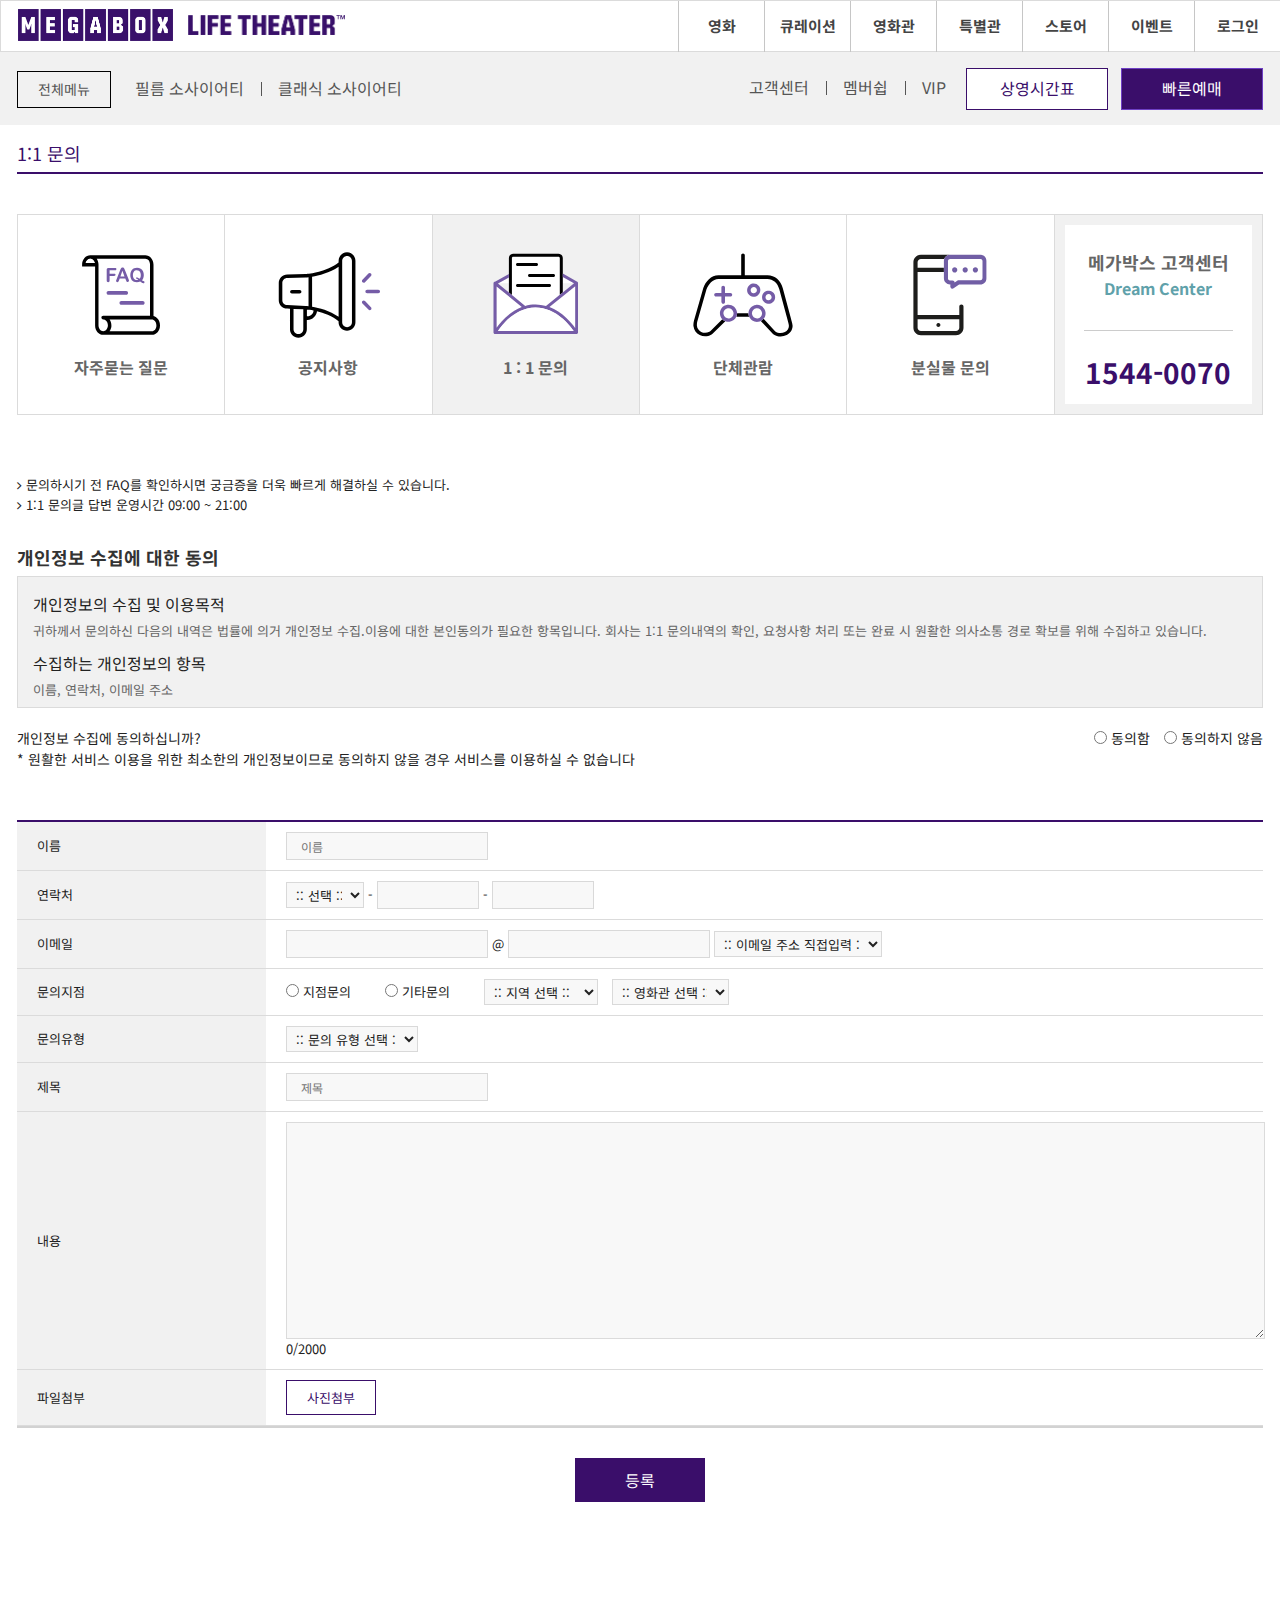
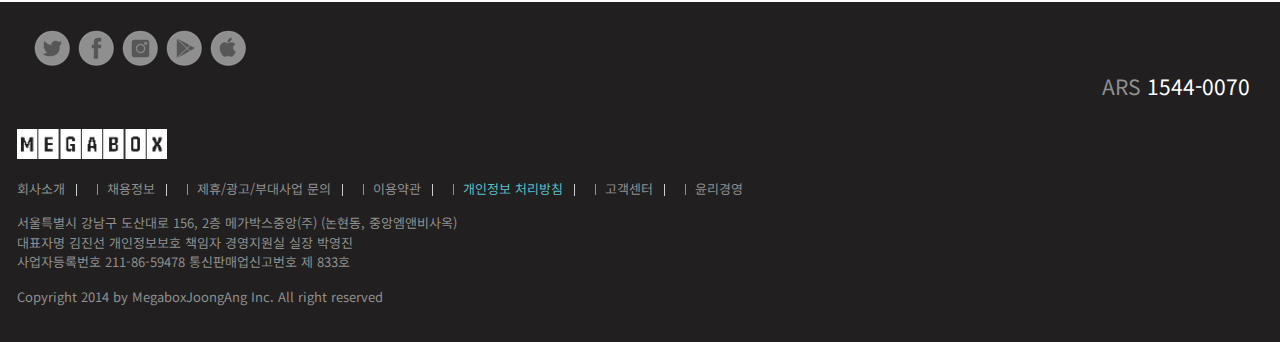
<file: custom/1on1.html>
<!DOCTYPE html>
<html lang="ko">
<head>
    <meta charset="UTF-8">
    <meta name="viewport" content="width=device-width, initial-scale=1.0">
    <meta http-equiv="X-UA-Compatible" content="ie=edge">
    <meta name="author" content="wonwon">
    <meta name="description" content="메가박스 영화관 고객센터 사이트 샘플입니다.">
    <meta name="keywords" content="메가박스, 영화, 최신영화, 영화관, CGV, 롯데시네마">
    <title>1:1 문의 - 메가박스</title>

    <!-- style -->
    <link rel="stylesheet" href="../assets/css/reset.css">
    <link rel="stylesheet" href="../assets/css/style.css">
    <link rel="stylesheet" href="../assets/css/font-awesome.css">

    <!-- 파비콘 -->
	<link rel="shortcut icon" href="../assets/icons/favicon64.png">
	<link rel="apple-touch-icon-precomposed" href="asset/icons/favicon152.png">
	<link rel="icon" href="../assets/icons/favicon152.png">
	<link rel="icon" href="../assets/icons/favicon16.png" sizes="16x16">
	<link rel="icon" href="../assets/icons/favicon32.png" sizes="32x32">
	<link rel="icon" href="../assets/icons/favicon48.png" sizes="48x48">
	<link rel="icon" href="../assets/icons/favicon64.png" sizes="64x64">
    <link rel="icon" href="../assets/icons/favicon128.png" sizes="128x128">

    <!-- 웹폰트 -->
    <link href="https://fonts.googleapis.com/css?family=Noto+Sans+KR:100,300,400,500,700,900" rel="stylesheet">

    <!-- HTML5shiv ie6~8 -->
	<!-- [if lt IE 9]>
		<script src="js/html5shiv.min.js"></script>
		<script type="text/javascript">
		alert("현재 당신이 보는 브라우저는 지원하지 않습니다. 최신 브라우저로 업데이트해주세요!")
		</script>
    <! [endif]-->
</head>
<body>
    <!-- 스킵 내비게이션 -->
        <div id="skip">
            <a rel="bookmark" href="#"></a>
        </div>
    <!-- //스킵 내비게이션 -->

    <!-- 모바일 메뉴 -->
    <nav id="nNav">
        <div class="ham-wrap">
            <div class="ham"><span></span></div>
        </div>
        <span></span>
    </nav>
    <!-- //모바일 메뉴 -->

    <!-- header -->
    <header id="header" class="sub">
        <div class="fix_container">
            <div class="row">
                <div class="header clearfix">
                    <h1>
                        <a href="../index.html">
                            <em><img src="../assets/img/logo.png" alt="MEGABOX"></em>
                            <strong><img src="../assets/img/logo_sub.png" alt="LIFE THEATER"></strong>
                        </a>
                    </h1>
                    <nav class="nav">
                        <ul class="clearfix">
                            <li><a href="#">영화</a></li>
                            <li><a href="curation.html">큐레이션</a></li>
                            <li><a href="#">영화관</a></li>
                            <li><a href="#">특별관</a></li>
                            <li><a href="membership.html">스토어</a></li>
                            <li><a href="#">이벤트</a></li>
                            <li><a href="#">로그인</a></li>
                        </ul>
                    </nav>
                </div>
            </div>
        </div>
    </header>
    <!-- //header -->

    <!-- banner -->
    <section id="banner" class="sub">
        <div class="banner_menu sub">
            <h2 class="ir_su">배너 영역</h2>
            <div class="fix_container">
                <div class="row">
                    <div class="bm_left">
                        <ul>
                            <li class="total"><a href="#">전체메뉴</a></li>
                            <li class="right_bar"><a href="#">필름 소사이어티</a></li>
                            <li><a href="#">클래식 소사이어티</a></li>
                        </ul>
                    </div>
                    <div class="bm_right">
                        <ul>
                            <li class="right_bar"><a href="faq.html">고객센터</a></li>
                            <li class="right_bar"><a href="membership.html">멤버쉽</a></li>
                            <li><a href="#">VIP</a></li>
                        </ul>
                        <ul class="btn_box">
                            <li class="white"><a href="#">상영시간표</a></li>
                            <li class="purple"><a href="#">빠른예매</a></li>
                        </ul>
                    </div>
                </div>
            </div>
        </div>
    </section>
    <!-- //banner -->

    <!-- sub_title -->
    <div id="sub_title">
        <div class="fix_container">
            <div class="row">
                <div class="sub_title">
                    <h2>1:1 문의</h2>
                </div>
            </div>
        </div>
    </div>
    <!-- //sub_title -->


    <!-- contents -->
    <section id="contents">
        <div class="fix_container">
            <div class="row">
                <div class="custom_title">
                    <ul>
                        <li>
                            <a href="faq.html">
                                    <span class="img_svg">
                                        <svg version="1.1" id="Layer_1" xmlns="http://www.w3.org/2000/svg" xmlns:xlink="http://www.w3.org/1999/xlink" x="0px" y="0px"
                                            viewBox="0 0 120 120" style="enable-background:new 0 0 120 120;" xml:space="preserve">
                                            <g>
                                                <polygon style="fill:none;" points="199.9,54.4 211.1,45.3 210.9,45.2 199.9,45.2 	"/>
                                                <polygon style="fill:none;" points="135.5,45.2 134.9,45.6 145.9,54.6 145.9,45.2 	"/>
                                                <polygon style="fill:#FFFFFF;" points="210.9,45.2 199.9,39 199.9,45.2 	"/>
                                                <polygon style="fill:#FFFFFF;" points="145.9,39.4 135.5,45.2 145.9,45.2 	"/>
                                                <path style="fill:#FFFFFF;" d="M196.9,20c0-0.7-0.6-1.3-1.3-1.3h-45.3c-0.7,0-1.3,0.6-1.3,1.3v37L162.2,68c3.2-0.9,6.7-1.4,10.3-1.4
                                                    c3.5,0,7,0.5,10.5,1.5l13.9-11.2V20z M165,37.5c0-0.8,0.7-1.5,1.5-1.5h24c0.8,0,1.5,0.7,1.5,1.5s-0.7,1.5-1.5,1.5h-24
                                                    C165.7,39,165,38.3,165,37.5z M154.5,28c-0.8,0-1.5-0.7-1.5-1.5s0.7-1.5,1.5-1.5h19c0.8,0,1.5,0.7,1.5,1.5s-0.7,1.5-1.5,1.5H154.5z
                                                        M186.5,49h-32c-0.8,0-1.5-0.7-1.5-1.5s0.7-1.5,1.5-1.5h32c0.8,0,1.5,0.7,1.5,1.5S187.3,49,186.5,49z"/>
                                                <path d="M145.9,39.4v5.8v9.4l3,2.5V20c0-0.7,0.6-1.3,1.3-1.3h45.3c0.7,0,1.3,0.6,1.3,1.3v36.8l3-2.4v-9.2V39v-3.4V20
                                                    c0-2.4-1.9-4.3-4.3-4.3h-45.3c-2.4,0-4.3,1.9-4.3,4.3v15.9V39.4z"/>
                                                <path style="fill:#FFFFFF;" d="M186.4,69.1c6,2.3,11.8,6,17.2,11.1c3.8,3.6,6.7,7.1,8.5,9.7V48.4L186.4,69.1z"/>
                                                <path style="fill:#FFFFFF;" d="M133.6,48.4v41.3c4-5.7,12.6-16,25.2-20.7L133.6,48.4z"/>
                                                <path style="fill:#755CA7;" d="M214.6,44.1l0.1-0.2l-14.9-8.4V39l11.1,6.2l0.2,0.1l-11.3,9.1l-3,2.4L183,68c-3.4-1-6.9-1.5-10.5-1.5
                                                    c-3.7,0-7.1,0.5-10.3,1.4L148.9,57l-3-2.5l-11-9l0.6-0.3l10.4-5.8v-3.4L132,43.7c-0.2,0-0.4,0-0.6,0.1c-0.5,0.2-0.9,0.8-0.9,1.4
                                                    v49.3c0,0.8,0.7,1.5,1.5,1.5h0.2h81.1h0.2c0.8,0,1.5-0.7,1.5-1.5V45.2C215.1,44.8,215,44.4,214.6,44.1z M212.1,89.9
                                                    c-1.9-2.6-4.7-6.1-8.5-9.7c-5.4-5.1-11.2-8.8-17.2-11.1l25.8-20.8V89.9z M210.7,93H135c4.2-6.2,17.5-23.5,37.5-23.5
                                                    C192.6,69.5,206.3,86.7,210.7,93z M133.6,89.7V48.4L158.8,69C146.2,73.8,137.6,84,133.6,89.7z"/>
                                                <path style="fill:#FFFFFF;" d="M172.5,69.5c-20,0-33.4,17.2-37.5,23.5h75.7C206.3,86.7,192.6,69.5,172.5,69.5z"/>
                                                <path d="M175,26.5c0-0.8-0.7-1.5-1.5-1.5h-19c-0.8,0-1.5,0.7-1.5,1.5s0.7,1.5,1.5,1.5h19C174.3,28,175,27.3,175,26.5z"/>
                                                <path d="M190.5,39c0.8,0,1.5-0.7,1.5-1.5s-0.7-1.5-1.5-1.5h-24c-0.8,0-1.5,0.7-1.5,1.5s0.7,1.5,1.5,1.5H190.5z"/>
                                                <path d="M186.5,46h-32c-0.8,0-1.5,0.7-1.5,1.5s0.7,1.5,1.5,1.5h32c0.8,0,1.5-0.7,1.5-1.5S187.3,46,186.5,46z"/>
                                                <path style="fill:#FFFFFF;" d="M261.3,167.3c0.8,0.1,1.6-0.2,2.3-0.7c0.6-0.5,1-1.3,1.1-2.1c0.1-0.8-0.2-1.6-0.7-2.3c-0.5-0.6-1.3-1-2.1-1.1
                                                    c-0.1,0-0.2,0-0.3,0c-0.7,0-1.4,0.2-1.9,0.7c-0.6,0.5-1,1.3-1.1,2.1c-0.1,0.8,0.2,1.6,0.7,2.3C259.7,166.8,260.5,167.2,261.3,167.3
                                                    z"/>
                                                <path style="fill:#FFFFFF;" d="M246.5,160.2c0.8,0.1,1.6-0.2,2.3-0.7c1.3-1.1,1.5-3,0.5-4.4c-0.6-0.8-1.5-1.2-2.4-1.2c-0.7,0-1.4,0.2-2,0.7
                                                    c-1.3,1.1-1.5,3-0.5,4.4C244.9,159.7,245.6,160.1,246.5,160.2z"/>
                                                <path style="fill:#FFFFFF;" d="M220.4,171.9c4.7-0.6,9,2.7,9.6,7.4c0,0.3,0.1,0.6,0.1,1h11.4c0.1-4.2,3.2-7.8,7.4-8.3c4.7-0.6,9,2.7,9.6,7.4
                                                    c0.3,2.4-0.5,4.8-1.9,6.5l11.9,12.7c2.7,1.9,6.6,2.1,9.6,0.5c2.5-1.3,4-3.5,4-6.1c0-1-0.7-3.8-1.1-5.1c-0.2-0.9-0.4-1.3-0.4-1.6
                                                    l-8.1-29.9c-1.5-6.2-6.3-10.4-11.9-10.4h-49c-5.6,0-10.1,5.4-11.9,10.4l-9.2,32.1c-0.3,1.1-0.5,2.2-0.4,3.3c0,0.5,0,0.9,0,1.1
                                                    c0.3,2.7,1.9,4.9,4.3,6.1c2.6,1.3,5.6,1.2,8.1-0.2c0.4-0.2,0.8-0.5,1.2-0.8l11.8-11.7c-1.2-1.3-2.1-2.9-2.3-4.8
                                                    C212.5,176.7,215.8,172.5,220.4,171.9z M255,163.5c0.2-1.8,1-3.3,2.4-4.4c1.4-1.1,3.1-1.6,4.8-1.4c1.8,0.2,3.3,1,4.4,2.4
                                                    s1.6,3.1,1.4,4.8c-0.2,1.8-1,3.3-2.4,4.4c-1.2,1-2.6,1.5-4.1,1.5c-0.2,0-0.5,0-0.7,0c-1.8-0.2-3.3-1-4.4-2.4S254.9,165.2,255,163.5
                                                    z M242.6,152c2.8-2.3,7-1.9,9.3,1c2.3,2.8,1.9,7-1,9.3c-1.2,1-2.6,1.5-4.1,1.5c-0.2,0-0.5,0-0.7,0c-1.8-0.2-3.3-1-4.4-2.4
                                                    C239.4,158.4,239.8,154.3,242.6,152z M207.4,161.9c0-1,0.8-1.8,1.8-1.8h5.4v-5.4c0-1,0.8-1.8,1.8-1.8s1.8,0.8,1.8,1.8v5.4h5.4
                                                    c1,0,1.8,0.8,1.8,1.8s-0.8,1.8-1.8,1.8H218v5.4c0,1-0.8,1.8-1.8,1.8s-1.8-0.8-1.8-1.8v-5.4h-5.4
                                                    C208.2,163.7,207.4,162.9,207.4,161.9z"/>
                                                <path class="st3" d="M284.3,186.9c-0.1-0.5-0.3-1-0.3-1.2l-8.2-30.4c-1.9-7.8-8-13-15.3-13h-22.8c0-0.1,0-0.1,0-0.2v-19.9
                                                    c0-1-0.8-1.8-1.8-1.8s-1.8,0.8-1.8,1.8v19.9c0,0.1,0,0.1,0,0.2h-22.8c-7.4,0-13,6.4-15.2,12.8l-9.2,32.3c-0.4,1.4-0.6,2.9-0.6,4.4
                                                    c0,1,0,1.3,0.1,1.4c0.5,3.9,2.7,7.1,6.2,8.8c3.6,1.8,7.9,1.7,11.4-0.3c0.6-0.3,1.2-0.7,1.7-1.2l12.5-12.3c-1.1-0.5-2.1-1.1-3-2
                                                    l-11.8,11.7c-0.4,0.3-0.8,0.6-1.2,0.8c-2.5,1.4-5.5,1.5-8.1,0.2c-2.4-1.2-4-3.4-4.3-6.1c0-0.2,0-0.6,0-1.1c0-1.1,0.1-2.3,0.4-3.3
                                                    l9.2-32.1c1.8-5,6.3-10.4,11.9-10.4h49c5.6,0,10.4,4.1,11.9,10.4l8.1,29.9c0,0.3,0.2,0.7,0.4,1.6c0.4,1.3,1.1,4.1,1.1,5.1
                                                    c0,2.6-1.5,4.8-4,6.1c-3.1,1.6-6.9,1.3-9.6-0.5l-11.9-12.7c-0.7,0.9-1.7,1.6-2.8,2.2l12.2,13l0.3,0.2c2.2,1.6,4.8,2.3,7.4,2.3
                                                    c2,0,4.1-0.5,6-1.4c3.7-1.9,5.9-5.3,5.9-9.3C285.5,191.5,285,189.3,284.3,186.9z"/>
                                                <path style="fill:#000;" d="M241.5,181.4c-0.1-0.4-0.1-0.8-0.1-1.2h-11.4c0,1.2-0.2,2.4-0.7,3.5h12.8C241.9,183,241.6,182.2,241.5,181.4z"
                                                    />
                                                <path style="fill:#FFFFFF;" d="M226.5,179.7c-0.3-2.5-2.5-4.4-5-4.4c-0.2,0-0.4,0-0.6,0c-2.8,0.4-4.7,2.9-4.4,5.7c0.4,2.8,2.9,4.7,5.7,4.4
                                                    C224.9,185,226.9,182.4,226.5,179.7z"/>
                                                <path style="fill:#755CA7;" d="M230.1,180.2c0-0.3,0-0.6-0.1-1c-0.6-4.7-4.9-8-9.6-7.4c-4.7,0.6-8,4.9-7.4,9.6c0.2,1.9,1.1,3.5,2.3,4.8
                                                    c0.8,0.9,1.8,1.5,3,2c1,0.4,2.1,0.6,3.2,0.6c0.4,0,0.7,0,1.1-0.1c3.1-0.4,5.6-2.4,6.8-5.1C229.8,182.6,230.1,181.4,230.1,180.2z
                                                        M216.5,181c-0.4-2.8,1.6-5.3,4.4-5.7c0.2,0,0.4,0,0.6,0c2.5,0,4.7,1.9,5,4.4c0.4,2.8-1.6,5.3-4.4,5.7
                                                    C219.4,185.7,216.9,183.7,216.5,181z"/>
                                                <path style="fill:#FFFFFF;" d="M250.7,185.3c2.8-0.4,4.7-2.9,4.4-5.7c-0.3-2.5-2.5-4.4-5-4.4c-0.2,0-0.4,0-0.6,0c-2.8,0.4-4.7,2.9-4.4,5.7
                                                    C245.4,183.7,247.9,185.7,250.7,185.3z"/>
                                                <path style="fill:#755CA7;" d="M256.6,185.8c1.5-1.8,2.2-4.1,1.9-6.5c-0.6-4.7-4.9-8-9.6-7.4c-4.3,0.5-7.4,4.2-7.4,8.3c0,0.4,0,0.8,0.1,1.2
                                                    c0.1,0.8,0.3,1.6,0.6,2.3c1.3,3.1,4.4,5.2,7.9,5.2c0.4,0,0.7,0,1.1-0.1c1-0.1,1.9-0.4,2.7-0.8C254.9,187.4,255.8,186.7,256.6,185.8
                                                    z M245,181c-0.4-2.8,1.6-5.3,4.4-5.7c0.2,0,0.4,0,0.6,0c2.5,0,4.7,1.9,5,4.4c0.4,2.8-1.6,5.3-4.4,5.7
                                                    C247.9,185.7,245.4,183.7,245,181z"/>
                                                <path style="fill:#755CA7;" d="M214.5,169c0,1,0.8,1.8,1.8,1.8s1.8-0.8,1.8-1.8v-5.4h5.4c1,0,1.8-0.8,1.8-1.8s-0.8-1.8-1.8-1.8H218v-5.4
                                                    c0-1-0.8-1.8-1.8-1.8s-1.8,0.8-1.8,1.8v5.4h-5.4c-1,0-1.8,0.8-1.8,1.8s0.8,1.8,1.8,1.8h5.4V169z"/>
                                                <path style="fill:#755CA7;" d="M246.1,163.7c0.2,0,0.5,0,0.7,0c1.5,0,3-0.5,4.1-1.5c2.8-2.3,3.3-6.5,1-9.3c-2.3-2.8-6.5-3.3-9.3-1
                                                    c-2.8,2.3-3.3,6.5-1,9.3C242.8,162.6,244.3,163.5,246.1,163.7z M244.8,154.7c0.6-0.5,1.3-0.7,2-0.7c0.9,0,1.8,0.4,2.4,1.2
                                                    c1.1,1.3,0.9,3.3-0.5,4.4c-0.6,0.5-1.4,0.8-2.3,0.7c-0.8-0.1-1.6-0.5-2.1-1.1C243.3,157.7,243.5,155.8,244.8,154.7z"/>
                                                <path style="fill:#755CA7;" d="M260.9,170.8c0.2,0,0.5,0,0.7,0c1.5,0,3-0.5,4.1-1.5c1.4-1.1,2.2-2.7,2.4-4.4c0.2-1.8-0.3-3.5-1.4-4.8
                                                    s-2.7-2.2-4.4-2.4c-1.7-0.2-3.5,0.3-4.8,1.4c-1.4,1.1-2.2,2.7-2.4,4.4c-0.2,1.8,0.3,3.5,1.4,4.8S259.2,170.6,260.9,170.8z
                                                        M258.5,163.9c0.1-0.8,0.5-1.6,1.1-2.1c0.6-0.5,1.2-0.7,1.9-0.7c0.1,0,0.2,0,0.3,0c0.8,0.1,1.6,0.5,2.1,1.1
                                                    c0.5,0.6,0.8,1.5,0.7,2.3c-0.1,0.8-0.5,1.6-1.1,2.1c-0.6,0.5-1.5,0.8-2.3,0.7c-0.8-0.1-1.6-0.5-2.1-1.1
                                                    C258.7,165.5,258.4,164.7,258.5,163.9z"/>
                                                <polygon style="fill:none;" points="61.4,35.8 59.4,41.6 63.5,41.6 	"/>
                                                <path style="fill:none;" d="M75.9,45c0.5,0,0.9-0.1,1.4-0.3c-0.3-0.2-0.7-0.4-1.1-0.7c-0.4-0.2-0.7-0.4-0.9-0.5C75.1,43.4,75,43.2,75,43
                                                    c0-0.2,0.1-0.4,0.2-0.5c0.2-0.1,0.3-0.2,0.5-0.2c0.6,0,1.5,0.5,2.9,1.4c0.4-0.4,0.7-1,0.9-1.6c0.2-0.6,0.3-1.3,0.3-2.1
                                                    c0-1-0.2-1.9-0.5-2.6c-0.3-0.7-0.8-1.3-1.4-1.7s-1.3-0.6-2.1-0.6c-0.6,0-1.1,0.1-1.6,0.3c-0.5,0.2-0.9,0.5-1.2,0.9
                                                    c-0.3,0.4-0.6,0.9-0.8,1.5s-0.3,1.3-0.3,2.1c0,1.6,0.4,2.8,1.1,3.7C73.8,44.5,74.7,45,75.9,45z"/>
                                                <path style="fill:none;" d="M47,90.3c0-3.3-2.1-5.9-4.7-5.9c-1,0-1.8-0.8-1.8-1.8s0.8-1.8,1.8-1.8H89V29.7c0-1-0.2-1.9-0.5-2.7l-2.3-2.7
                                                    c-0.6-0.3-1.2-0.5-1.9-0.5H35.6c1.1,1.6,1.8,3.7,1.8,5.9v0.7v1.1v58.9c0,3.3,2.1,5.9,4.7,5.9S47,93.6,47,90.3z M81.7,69.6H60.3
                                                    c-1,0-1.8-0.8-1.8-1.8s0.8-1.8,1.8-1.8h21.5c1,0,1.8,0.8,1.8,1.8S82.7,69.6,81.7,69.6z M69.6,37.1c0.3-0.9,0.7-1.6,1.3-2.3
                                                    c0.6-0.6,1.3-1.1,2.1-1.4c0.8-0.3,1.8-0.5,2.8-0.5c1.4,0,2.7,0.3,3.7,0.9c1,0.6,1.8,1.4,2.3,2.5c0.5,1.1,0.8,2.3,0.8,3.8
                                                    c0,2.2-0.6,3.9-1.8,5.2c0.4,0.3,0.9,0.5,1.3,0.8s0.8,0.5,1,0.6s0.2,0.4,0.2,0.7c0,0.2-0.1,0.4-0.3,0.6c-0.2,0.2-0.4,0.3-0.7,0.3
                                                    c-0.2,0-0.5-0.1-0.8-0.2c-0.3-0.1-0.7-0.3-1.1-0.6c-0.4-0.3-0.9-0.6-1.4-0.9c-0.9,0.5-2,0.7-3.4,0.7c-1.1,0-2-0.2-2.9-0.5
                                                    c-0.9-0.3-1.6-0.8-2.1-1.5c-0.6-0.6-1-1.4-1.3-2.3s-0.4-1.9-0.4-2.9C69.1,38.9,69.3,38,69.6,37.1z M59,35.5
                                                    c0.1-0.3,0.2-0.6,0.4-0.9c0.1-0.4,0.3-0.7,0.5-0.9c0.2-0.2,0.4-0.4,0.6-0.6c0.3-0.1,0.6-0.2,1-0.2c0.4,0,0.7,0.1,1,0.2
                                                    c0.3,0.1,0.5,0.3,0.6,0.6c0.2,0.2,0.3,0.5,0.4,0.8c0.1,0.3,0.2,0.6,0.4,1.1l3.6,8.9c0.3,0.7,0.4,1.2,0.4,1.5c0,0.3-0.1,0.6-0.4,0.9
                                                    c-0.3,0.3-0.6,0.4-1,0.4c-0.2,0-0.4,0-0.6-0.1c-0.2-0.1-0.3-0.2-0.4-0.3c-0.1-0.1-0.2-0.3-0.3-0.6c-0.1-0.3-0.2-0.5-0.3-0.7
                                                    l-0.7-1.7h-5.6L58,45.4c-0.3,0.7-0.5,1.2-0.7,1.4s-0.5,0.4-0.9,0.4c-0.4,0-0.7-0.1-0.9-0.4c-0.3-0.3-0.4-0.6-0.4-0.9
                                                    c0-0.2,0-0.4,0.1-0.6c0.1-0.2,0.2-0.5,0.3-0.8L59,35.5z M45.8,34.8c0-0.4,0.1-0.7,0.2-1s0.3-0.4,0.6-0.6c0.3-0.1,0.6-0.2,1-0.2h6.6
                                                    c0.4,0,0.8,0.1,1,0.3s0.3,0.5,0.3,0.8c0,0.3-0.1,0.6-0.3,0.8s-0.5,0.3-1,0.3h-5.5v3.5h4.6c0.4,0,0.7,0.1,1,0.3
                                                    c0.2,0.2,0.3,0.4,0.3,0.8c0,0.3-0.1,0.6-0.3,0.8c-0.2,0.2-0.5,0.3-1,0.3h-4.6v4.6c0,0.6-0.1,1-0.4,1.3c-0.3,0.3-0.6,0.4-1,0.4
                                                    c-0.4,0-0.8-0.1-1-0.4s-0.4-0.7-0.4-1.3V34.8z M47.4,56.2h17.8c1,0,1.8,0.8,1.8,1.8s-0.8,1.8-1.8,1.8H47.4c-1,0-1.8-0.8-1.8-1.8
                                                    S46.4,56.2,47.4,56.2z"/>
                                                <path style="fill:#FFFFFF;" d="M90.8,84.4H48.6c1.1,1.6,1.8,3.7,1.8,5.9c0,0.3,0,0.6,0,0.9c0,0.1,0,0.2,0,0.3c0,0.2,0,0.4-0.1,0.6
                                                    c0,0.1,0,0.2-0.1,0.3c0,0.2-0.1,0.4-0.1,0.5c0,0.1-0.1,0.2-0.1,0.3c0,0.2-0.1,0.3-0.2,0.5c0,0.1-0.1,0.2-0.1,0.3
                                                    c-0.1,0.2-0.1,0.3-0.2,0.5c0,0.1-0.1,0.2-0.1,0.3c-0.1,0.2-0.2,0.4-0.3,0.6c0,0,0,0.1-0.1,0.1c-0.1,0.2-0.3,0.4-0.4,0.6h42.1
                                                    c2.6,0,4.7-2.6,4.7-5.9S93.4,84.4,90.8,84.4z"/>
                                                <path style="fill:#000;" d="M92.5,81.1V29.7c0-5.2-3.7-9.4-8.2-9.4h-55c-4.5,0-8.2,4.2-8.2,9.4v1.8h13v58.9c0,5.2,3.7,9.4,8.2,9.4h48.5
                                                    c4.5,0,8.2-4.2,8.2-9.4C99,85.8,96.2,82.1,92.5,81.1z M90.8,96.2H48.6c0.1-0.2,0.3-0.4,0.4-0.6c0,0,0-0.1,0.1-0.1
                                                    c0.1-0.2,0.2-0.4,0.3-0.6c0-0.1,0.1-0.2,0.1-0.3c0.1-0.2,0.1-0.3,0.2-0.5c0-0.1,0.1-0.2,0.1-0.3c0.1-0.2,0.1-0.3,0.2-0.5
                                                    c0-0.1,0.1-0.2,0.1-0.3c0-0.2,0.1-0.3,0.1-0.5c0-0.1,0-0.2,0.1-0.3c0-0.2,0.1-0.4,0.1-0.6c0-0.1,0-0.2,0-0.3c0-0.3,0-0.6,0-0.9
                                                    c0-2.2-0.7-4.3-1.8-5.9h42.1c2.6,0,4.7,2.6,4.7,5.9S93.4,96.2,90.8,96.2z M90.8,82.7L90.8,82.7L90.8,82.7z M90.8,29.7L90.8,29.7
                                                    L90.8,29.7z M29.2,23.8c2.1,0,3.9,1.8,4.5,4.2h-9.1C25.3,25.5,27.1,23.8,29.2,23.8z M37.5,90.3V31.4v-1.1v-0.7
                                                    c0-2.2-0.7-4.3-1.8-5.9h48.6c0.7,0,1.3,0.2,1.9,0.5c1,0.6,1.8,1.5,2.3,2.7c0.3,0.8,0.5,1.7,0.5,2.7v51.2H42.2c-1,0-1.8,0.8-1.8,1.8
                                                    s0.8,1.8,1.8,1.8c2.6,0,4.7,2.6,4.7,5.9s-2.1,5.9-4.7,5.9S37.5,93.6,37.5,90.3z"/>
                                                <path style="fill:#FFFFFF;" d="M86.2,24.3l2.3,2.7C88,25.8,87.2,24.8,86.2,24.3z"/>
                                                <path style="fill:#FFFFFF;" d="M33.8,27.9c-0.6-2.4-2.4-4.2-4.5-4.2s-3.9,1.8-4.5,4.2H33.8z"/>
                                                <line style="fill:none;stroke:#FFFFFF;stroke-width:0;stroke-linecap:round;stroke-linejoin:round;" x1="90.8" y1="82.7" x2="90.8" y2="82.7"/>
                                                <line style="fill:none;stroke:#FFFFFF;stroke-width:0;stroke-linecap:round;stroke-linejoin:round;" x1="90.8" y1="29.7" x2="90.8" y2="29.7"/>
                                                <path style="fill:#755CA7;" d="M47.2,47.2c0.4,0,0.7-0.1,1-0.4c0.3-0.3,0.4-0.7,0.4-1.3v-4.6h4.6c0.4,0,0.7-0.1,1-0.3
                                                    c0.2-0.2,0.3-0.4,0.3-0.8c0-0.3-0.1-0.6-0.3-0.8c-0.2-0.2-0.5-0.3-1-0.3h-4.6v-3.5h5.5c0.4,0,0.8-0.1,1-0.3s0.3-0.5,0.3-0.8
                                                    c0-0.3-0.1-0.6-0.3-0.8s-0.5-0.3-1-0.3h-6.6c-0.4,0-0.7,0.1-1,0.2c-0.3,0.1-0.4,0.3-0.6,0.6s-0.2,0.6-0.2,1v10.7
                                                    c0,0.6,0.1,1,0.4,1.3S46.8,47.2,47.2,47.2z"/>
                                                <path style="fill:#755CA7;" d="M55.1,45.9c0,0.3,0.1,0.6,0.4,0.9c0.3,0.3,0.6,0.4,0.9,0.4c0.4,0,0.7-0.1,0.9-0.4s0.4-0.7,0.7-1.4l0.7-1.8h5.6
                                                    l0.7,1.7c0.1,0.2,0.2,0.5,0.3,0.7c0.1,0.3,0.2,0.5,0.3,0.6c0.1,0.1,0.2,0.2,0.4,0.3c0.2,0.1,0.3,0.1,0.6,0.1c0.4,0,0.7-0.1,1-0.4
                                                    c0.3-0.3,0.4-0.6,0.4-0.9c0-0.3-0.1-0.8-0.4-1.5l-3.6-8.9c-0.2-0.4-0.3-0.8-0.4-1.1c-0.1-0.3-0.2-0.5-0.4-0.8
                                                    c-0.2-0.2-0.4-0.4-0.6-0.6c-0.3-0.1-0.6-0.2-1-0.2c-0.4,0-0.7,0.1-1,0.2c-0.3,0.1-0.5,0.3-0.6,0.6c-0.2,0.2-0.3,0.5-0.5,0.9
                                                    c-0.1,0.4-0.3,0.7-0.4,0.9l-3.5,9c-0.1,0.4-0.2,0.6-0.3,0.8C55.1,45.6,55.1,45.7,55.1,45.9z M61.4,35.8l2.1,5.7h-4.1L61.4,35.8z"/>
                                                <path style="fill:#755CA7;" d="M70.8,45.2c0.6,0.6,1.3,1.1,2.1,1.5c0.9,0.3,1.8,0.5,2.9,0.5c1.3,0,2.4-0.2,3.4-0.7c0.5,0.4,0.9,0.7,1.4,0.9
                                                    c0.4,0.3,0.8,0.5,1.1,0.6c0.3,0.1,0.6,0.2,0.8,0.2c0.3,0,0.5-0.1,0.7-0.3c0.2-0.2,0.3-0.4,0.3-0.6c0-0.3-0.1-0.5-0.2-0.7
                                                    s-0.5-0.4-1-0.6s-0.9-0.5-1.3-0.8c1.2-1.3,1.8-3,1.8-5.2c0-1.4-0.3-2.7-0.8-3.8c-0.5-1.1-1.3-1.9-2.3-2.5c-1-0.6-2.3-0.9-3.7-0.9
                                                    c-1.1,0-2,0.2-2.8,0.5c-0.8,0.3-1.5,0.8-2.1,1.4c-0.6,0.6-1,1.4-1.3,2.3c-0.3,0.9-0.5,1.9-0.5,2.9c0,1,0.1,2,0.4,2.9
                                                    S70.3,44.6,70.8,45.2z M72.2,37.9c0.2-0.6,0.5-1.1,0.8-1.5c0.3-0.4,0.8-0.7,1.2-0.9c0.5-0.2,1-0.3,1.6-0.3c0.8,0,1.5,0.2,2.1,0.6
                                                    s1.1,0.9,1.4,1.7c0.3,0.7,0.5,1.6,0.5,2.6c0,0.8-0.1,1.5-0.3,2.1c-0.2,0.6-0.5,1.1-0.9,1.6c-1.3-1-2.3-1.4-2.9-1.4
                                                    c-0.2,0-0.4,0.1-0.5,0.2C75.1,42.6,75,42.8,75,43c0,0.2,0.1,0.4,0.2,0.5c0.2,0.1,0.5,0.3,0.9,0.5c0.4,0.2,0.8,0.4,1.1,0.7
                                                    c-0.5,0.2-1,0.3-1.4,0.3c-1.1,0-2.1-0.4-2.8-1.3c-0.7-0.9-1.1-2.1-1.1-3.7C71.9,39.2,72,38.5,72.2,37.9z"/>
                                                <path style="fill:#755CA7;" d="M47.4,59.7h17.8c1,0,1.8-0.8,1.8-1.8s-0.8-1.8-1.8-1.8H47.4c-1,0-1.8,0.8-1.8,1.8S46.4,59.7,47.4,59.7z"/>
                                                <path style="fill:#755CA7;" d="M81.7,66.1H60.3c-1,0-1.8,0.8-1.8,1.8s0.8,1.8,1.8,1.8h21.5c1,0,1.8-0.8,1.8-1.8S82.7,66.1,81.7,66.1z"/>
                                            </g>
                                        </svg>
                                    </span>
                                <strong>자주묻는 질문</strong>
                            </a>
                        </li>
                        <li>
                            <a href="notice.html">
                                <span class="img_svg">
                                    <svg version="1.1" id="Layer_1" xmlns="http://www.w3.org/2000/svg" xmlns:xlink="http://www.w3.org/1999/xlink" x="0px" y="0px"
                                                viewBox="0 0 340.2 340.2" style="enable-background:new 0 0 340.2 340.2;" xml:space="preserve">
                                        <style type="text/css">
                                            .st0{fill:#FFFFFF;}
                                            .st1{fill:none;stroke:#FFFFFF;stroke-width:0;stroke-linecap:round;stroke-linejoin:round;}
                                            .st2{fill:#755CA7;}
                                        </style>
                                        <g>
                                            <path class="st0" d="M129,214.2c-7.9-1.5-14.5-2.3-18.9-2.7v19.1h1.9C121.2,230.6,128.7,223.3,129,214.2z"/>
                                            <path class="st0" d="M100.1,210.8l-27.7-1.3v57.6c0,7.6,6.2,13.8,13.9,13.8c7.6,0,13.9-6.2,13.9-13.8V210.8z"/>
                                            <path class="st0" d="M200.2,90.3c-25.6,17.5-55.9,25-75.2,28.1v84.9c19.5,3.2,49.8,10.8,75.2,28.5V90.3z"/>
                                            <path class="st0" d="M106.7,201.1c0,0,0.1,0,0.1,0c1.7,0.1,4.5,0.4,8,0.8v-82.1c-3.2,0.4-5.7,0.6-7.4,0.7c-0.1,0-0.2,0-0.2,0
                                                l-52.7,1.3c0,0-0.1,0-0.1,0c-7.6,0-13.9,6.2-13.9,13.9v49.1c0,7.6,6.2,13.8,13.9,13.8c0.1,0,0.2,0,0.2,0L106.7,201.1z M89.7,165.8
                                                h-22c-2.8,0-5-2.3-5-5s2.3-5,5-5h22c2.8,0,5,2.3,5,5S92.5,165.8,89.7,165.8z"/>
                                            <path class="st0" d="M224.1,59.2c-7.6,0-13.9,6.2-13.9,13.9v174.4c0,7.6,6.2,13.8,13.9,13.8s13.8-6.2,13.8-13.8V73.1
                                                C238,65.4,231.8,59.2,224.1,59.2z"/>
                                            <path d="M224.1,49.2c-13.2,0-23.9,10.7-23.9,23.9v4.7c-34.7,27.1-82.7,31.9-93.2,32.6l-52.6,1.3c-13.2,0-23.9,10.8-23.9,23.9v49.1
                                                c0,13.1,10.7,23.9,23.8,23.9l8,0.4v58.1c0,13.2,10.7,23.9,23.9,23.9c13.2,0,23.9-10.7,23.9-23.9v-26.4h1.9
                                                c14,0,25.5-10.7,26.9-24.3c18.9,4.5,42.1,12.8,61.2,27.9v3.2c0,13.2,10.7,23.9,23.9,23.9c13.2,0,23.9-10.7,23.9-23.9V73.1
                                                C248,59.9,237.3,49.2,224.1,49.2z M238,247.5c0,7.6-6.2,13.8-13.8,13.8s-13.9-6.2-13.9-13.8V73.1c0-7.6,6.2-13.9,13.9-13.9
                                                S238,65.4,238,73.1V247.5z M86.3,280.9c-7.6,0-13.9-6.2-13.9-13.8v-57.6l27.7,1.3v56.2C100.1,274.7,93.9,280.9,86.3,280.9z
                                                    M54.5,198.6c-7.6,0-13.9-6.2-13.9-13.8v-49.1c0-7.6,6.2-13.9,13.9-13.9c0,0,0.1,0,0.1,0l52.7-1.3c0.1,0,0.2,0,0.2,0
                                                c1.6-0.1,4.1-0.3,7.4-0.7v82.1c-3.6-0.4-6.3-0.6-8-0.8c0,0-0.1,0-0.1,0l-52-2.5C54.6,198.6,54.5,198.6,54.5,198.6z M110.2,211.5
                                                c4.4,0.4,11,1.2,18.9,2.7c-0.3,9.1-7.8,16.4-16.9,16.4h-1.9V211.5z M125,203.3v-84.9c19.3-3.1,49.6-10.6,75.2-28.1v141.5
                                                C174.8,214.1,144.5,206.5,125,203.3z M119.9,113.6L119.9,113.6L119.9,113.6z"/>
                                            <line class="st1" x1="119.9" y1="113.6" x2="119.9" y2="113.6"/>
                                            <path d="M89.7,155.7h-22c-2.8,0-5,2.3-5,5s2.3,5,5,5h22c2.8,0,5-2.3,5-5S92.5,155.7,89.7,155.7z"/>
                                            <path class="st2" d="M312.6,155.2h-31.5c-2.8,0-5,2.3-5,5s2.3,5,5,5h31.5c2.8,0,5-2.3,5-5S315.4,155.2,312.6,155.2z"/>
                                            <path class="st2" d="M275,187.1c-1.9-2-5.1-2.1-7.1-0.1c-2,1.9-2,5.1-0.1,7.1l16.9,17.4c1,1,2.3,1.5,3.6,1.5c1.3,0,2.5-0.5,3.5-1.4
                                                c2-1.9,2-5.1,0.1-7.1L275,187.1z"/>
                                            <path class="st2" d="M271.4,135.2c1.3,0,2.6-0.5,3.6-1.5l16.9-17.4c1.9-2,1.9-5.2-0.1-7.1c-2-1.9-5.2-1.9-7.1,0.1l-16.9,17.4
                                                c-1.9,2-1.9,5.2,0.1,7.1C268.9,134.7,270.1,135.2,271.4,135.2z"/>
                                        </g>
                                    </svg>
                                </span>
                                <strong>공지사항</strong>
                            </a>
                        </li>
                        <li class="active">
                            <a href="1on1.html">
                                <span class="img_svg">
                                    <svg version="1.1" id="Layer_1" xmlns="http://www.w3.org/2000/svg" xmlns:xlink="http://www.w3.org/1999/xlink" x="0px" y="0px"
                                            viewBox="0 0 120 120" style="enable-background:new 0 0 120 120;" xml:space="preserve">
                                        <g>
                                            <polygon style="fill:none;" points="86.9,57.4 98.1,48.3 97.9,48.2 86.9,48.2"/>
                                            <polygon style="fill:none;" points="22.5,48.2 21.9,48.6 32.9,57.6 32.9,48.2"/>
                                            <polygon style="fill:#FFFFFF;" points="97.9,48.2 86.9,42 86.9,48.2"/>
                                            <polygon style="fill:#FFFFFF;" points="32.9,42.4 22.5,48.2 32.9,48.2"/>
                                            <path style="fill:#FFFFFF;" d="M83.9,23c0-0.7-0.6-1.3-1.3-1.3H37.2c-0.7,0-1.3,0.6-1.3,1.3v37L49.2,71c3.2-0.9,6.7-1.4,10.3-1.4
                                                c3.5,0,7,0.5,10.5,1.5l13.9-11.2V23z M52,40.5c0-0.8,0.7-1.5,1.5-1.5h24c0.8,0,1.5,0.7,1.5,1.5S78.3,42,77.5,42h-24
                                                C52.7,42,52,41.3,52,40.5z M41.5,31c-0.8,0-1.5-0.7-1.5-1.5s0.7-1.5,1.5-1.5h19c0.8,0,1.5,0.7,1.5,1.5S61.3,31,60.5,31H41.5z
                                                    M73.5,52h-32c-0.8,0-1.5-0.7-1.5-1.5s0.7-1.5,1.5-1.5h32c0.8,0,1.5,0.7,1.5,1.5S74.3,52,73.5,52z"/>
                                            <path d="M32.9,42.4v5.8v9.4l3,2.5V23c0-0.7,0.6-1.3,1.3-1.3h45.3c0.7,0,1.3,0.6,1.3,1.3v36.8l3-2.4v-9.2V42v-3.4V23
                                                c0-2.4-1.9-4.3-4.3-4.3H37.2c-2.4,0-4.3,1.9-4.3,4.3v15.9V42.4z"/>
                                            <path style="fill:#FFFFFF;" d="M73.4,72.1c6,2.3,11.8,6,17.2,11.1c3.8,3.6,6.7,7.1,8.5,9.7V51.4L73.4,72.1z"/>
                                            <path style="fill:#FFFFFF;" d="M20.6,51.4v41.3c4-5.7,12.6-16,25.2-20.7L20.6,51.4z"/>
                                            <path style="fill:#755CA7;" d="M101.6,47.1l0.1-0.2l-14.9-8.4V42l11.1,6.2l0.2,0.1l-11.3,9.1l-3,2.4L70,71c-3.4-1-6.9-1.5-10.5-1.5
                                                c-3.7,0-7.1,0.5-10.3,1.4L35.9,60l-3-2.5l-11-9l0.6-0.3l10.4-5.8v-3.4L19,46.7c-0.2,0-0.4,0-0.6,0.1c-0.5,0.2-0.9,0.8-0.9,1.4v49.3
                                                c0,0.8,0.7,1.5,1.5,1.5h0.2h81.1h0.2c0.8,0,1.5-0.7,1.5-1.5V48.2C102.1,47.8,102,47.4,101.6,47.1z M99.1,92.9
                                                c-1.9-2.6-4.7-6.1-8.5-9.7c-5.4-5.1-11.2-8.8-17.2-11.1l25.8-20.8V92.9z M97.7,96H22c4.2-6.2,17.5-23.5,37.5-23.5
                                                C79.6,72.5,93.3,89.7,97.7,96z M20.6,92.7V51.4L45.8,72C33.2,76.8,24.6,87,20.6,92.7z"/>
                                            <path style="fill:#FFFFFF;" d="M59.5,72.5c-20,0-33.4,17.2-37.5,23.5h75.7C93.3,89.7,79.6,72.5,59.5,72.5z"/>
                                            <path d="M62,29.5c0-0.8-0.7-1.5-1.5-1.5h-19c-0.8,0-1.5,0.7-1.5,1.5s0.7,1.5,1.5,1.5h19C61.3,31,62,30.3,62,29.5z"/>
                                            <path d="M77.5,42c0.8,0,1.5-0.7,1.5-1.5S78.3,39,77.5,39h-24c-0.8,0-1.5,0.7-1.5,1.5s0.7,1.5,1.5,1.5H77.5z"/>
                                            <path d="M73.5,49h-32c-0.8,0-1.5,0.7-1.5,1.5s0.7,1.5,1.5,1.5h32c0.8,0,1.5-0.7,1.5-1.5S74.3,49,73.5,49z"/>
                                        </g>
                                    </svg>
                                </span>
                                <strong>1 : 1 문의</strong>
                            </a>
                        </li>
                        <li>
                            <a href="rent.html">
                                    <span class="img_svg">
                                        <svg version="1.1" id="Layer_1" xmlns="http://www.w3.org/2000/svg" xmlns:xlink="http://www.w3.org/1999/xlink" x="0px" y="0px"
                                            viewBox="0 0 120 120" style="enable-background:new 0 0 120 120;" xml:space="preserve">
                                            <g>
                                                <polygon style="fill:none;" points="199.9,54.4 211.1,45.3 210.9,45.2 199.9,45.2 	"/>
                                                <polygon style="fill:none;" points="135.5,45.2 134.9,45.6 145.9,54.6 145.9,45.2 	"/>
                                                <polygon style="fill:#FFFFFF;" points="210.9,45.2 199.9,39 199.9,45.2 	"/>
                                                <polygon style="fill:#FFFFFF;" points="145.9,39.4 135.5,45.2 145.9,45.2 	"/>
                                                <path style="fill:#FFFFFF;" d="M196.9,20c0-0.7-0.6-1.3-1.3-1.3h-45.3c-0.7,0-1.3,0.6-1.3,1.3v37L162.2,68c3.2-0.9,6.7-1.4,10.3-1.4
                                                    c3.5,0,7,0.5,10.5,1.5l13.9-11.2V20z M165,37.5c0-0.8,0.7-1.5,1.5-1.5h24c0.8,0,1.5,0.7,1.5,1.5s-0.7,1.5-1.5,1.5h-24
                                                    C165.7,39,165,38.3,165,37.5z M154.5,28c-0.8,0-1.5-0.7-1.5-1.5s0.7-1.5,1.5-1.5h19c0.8,0,1.5,0.7,1.5,1.5s-0.7,1.5-1.5,1.5H154.5z
                                                        M186.5,49h-32c-0.8,0-1.5-0.7-1.5-1.5s0.7-1.5,1.5-1.5h32c0.8,0,1.5,0.7,1.5,1.5S187.3,49,186.5,49z"/>
                                                <path d="M145.9,39.4v5.8v9.4l3,2.5V20c0-0.7,0.6-1.3,1.3-1.3h45.3c0.7,0,1.3,0.6,1.3,1.3v36.8l3-2.4v-9.2V39v-3.4V20
                                                    c0-2.4-1.9-4.3-4.3-4.3h-45.3c-2.4,0-4.3,1.9-4.3,4.3v15.9V39.4z"/>
                                                <path style="fill:#FFFFFF;" d="M186.4,69.1c6,2.3,11.8,6,17.2,11.1c3.8,3.6,6.7,7.1,8.5,9.7V48.4L186.4,69.1z"/>
                                                <path style="fill:#FFFFFF;" d="M133.6,48.4v41.3c4-5.7,12.6-16,25.2-20.7L133.6,48.4z"/>
                                                <path style="fill:#755CA7;" d="M214.6,44.1l0.1-0.2l-14.9-8.4V39l11.1,6.2l0.2,0.1l-11.3,9.1l-3,2.4L183,68c-3.4-1-6.9-1.5-10.5-1.5
                                                    c-3.7,0-7.1,0.5-10.3,1.4L148.9,57l-3-2.5l-11-9l0.6-0.3l10.4-5.8v-3.4L132,43.7c-0.2,0-0.4,0-0.6,0.1c-0.5,0.2-0.9,0.8-0.9,1.4
                                                    v49.3c0,0.8,0.7,1.5,1.5,1.5h0.2h81.1h0.2c0.8,0,1.5-0.7,1.5-1.5V45.2C215.1,44.8,215,44.4,214.6,44.1z M212.1,89.9
                                                    c-1.9-2.6-4.7-6.1-8.5-9.7c-5.4-5.1-11.2-8.8-17.2-11.1l25.8-20.8V89.9z M210.7,93H135c4.2-6.2,17.5-23.5,37.5-23.5
                                                    C192.6,69.5,206.3,86.7,210.7,93z M133.6,89.7V48.4L158.8,69C146.2,73.8,137.6,84,133.6,89.7z"/>
                                                <path style="fill:#FFFFFF;" d="M172.5,69.5c-20,0-33.4,17.2-37.5,23.5h75.7C206.3,86.7,192.6,69.5,172.5,69.5z"/>
                                                <path d="M175,26.5c0-0.8-0.7-1.5-1.5-1.5h-19c-0.8,0-1.5,0.7-1.5,1.5s0.7,1.5,1.5,1.5h19C174.3,28,175,27.3,175,26.5z"/>
                                                <path d="M190.5,39c0.8,0,1.5-0.7,1.5-1.5s-0.7-1.5-1.5-1.5h-24c-0.8,0-1.5,0.7-1.5,1.5s0.7,1.5,1.5,1.5H190.5z"/>
                                                <path d="M186.5,46h-32c-0.8,0-1.5,0.7-1.5,1.5s0.7,1.5,1.5,1.5h32c0.8,0,1.5-0.7,1.5-1.5S187.3,46,186.5,46z"/>
                                                <path style="fill:#FFFFFF;" d="M85.3,65.3c0.8,0.1,1.6-0.2,2.3-0.7c0.6-0.5,1-1.3,1.1-2.1c0.1-0.8-0.2-1.6-0.7-2.3c-0.5-0.6-1.3-1-2.1-1.1
                                                    c-0.1,0-0.2,0-0.3,0c-0.7,0-1.4,0.2-1.9,0.7c-0.6,0.5-1,1.3-1.1,2.1c-0.1,0.8,0.2,1.6,0.7,2.3C83.7,64.8,84.5,65.2,85.3,65.3z"/>
                                                <path style="fill:#FFFFFF;" d="M70.5,58.2c0.8,0.1,1.6-0.2,2.3-0.7c1.3-1.1,1.5-3,0.5-4.4c-0.6-0.8-1.5-1.2-2.4-1.2c-0.7,0-1.4,0.2-2,0.7
                                                    c-1.3,1.1-1.5,3-0.5,4.4C68.9,57.7,69.6,58.1,70.5,58.2z"/>
                                                <path style="fill:#FFFFFF;" d="M44.4,69.9c4.7-0.6,9,2.7,9.6,7.4c0,0.3,0.1,0.6,0.1,1h11.4c0.1-4.2,3.2-7.8,7.4-8.3c4.7-0.6,9,2.7,9.6,7.4
                                                    c0.3,2.4-0.5,4.8-1.9,6.5l11.9,12.7c2.7,1.9,6.6,2.1,9.6,0.5c2.5-1.3,4-3.5,4-6.1c0-1-0.7-3.8-1.1-5.1c-0.2-0.9-0.4-1.3-0.4-1.6
                                                    l-8.1-29.9c-1.5-6.2-6.3-10.4-11.9-10.4h-49c-5.6,0-10.1,5.4-11.9,10.4l-9.2,32.1c-0.3,1.1-0.5,2.2-0.4,3.3c0,0.5,0,0.9,0,1.1
                                                    c0.3,2.7,1.9,4.9,4.3,6.1c2.6,1.3,5.6,1.2,8.1-0.2c0.4-0.2,0.8-0.5,1.2-0.8l11.8-11.7c-1.2-1.3-2.1-2.9-2.3-4.8
                                                    C36.5,74.7,39.8,70.5,44.4,69.9z M79,61.5c0.2-1.8,1-3.3,2.4-4.4c1.4-1.1,3.1-1.6,4.8-1.4c1.8,0.2,3.3,1,4.4,2.4s1.6,3.1,1.4,4.8
                                                    c-0.2,1.8-1,3.3-2.4,4.4c-1.2,1-2.6,1.5-4.1,1.5c-0.2,0-0.5,0-0.7,0c-1.8-0.2-3.3-1-4.4-2.4S78.9,63.2,79,61.5z M66.6,50
                                                    c2.8-2.3,7-1.9,9.3,1c2.3,2.8,1.9,7-1,9.3c-1.2,1-2.6,1.5-4.1,1.5c-0.2,0-0.5,0-0.7,0c-1.8-0.2-3.3-1-4.4-2.4
                                                    C63.4,56.4,63.8,52.3,66.6,50z M31.4,59.9c0-1,0.8-1.8,1.8-1.8h5.4v-5.4c0-1,0.8-1.8,1.8-1.8s1.8,0.8,1.8,1.8v5.4h5.4
                                                    c1,0,1.8,0.8,1.8,1.8s-0.8,1.8-1.8,1.8H42V67c0,1-0.8,1.8-1.8,1.8S38.5,68,38.5,67v-5.4h-5.4C32.2,61.7,31.4,60.9,31.4,59.9z"/>
                                                <path style="fill:#000000;" d="M108.3,84.9c-0.1-0.5-0.3-1-0.3-1.2l-8.2-30.4c-1.9-7.8-8-13-15.3-13H61.8c0-0.1,0-0.1,0-0.2V20.2
                                                    c0-1-0.8-1.8-1.8-1.8s-1.8,0.8-1.8,1.8v19.9c0,0.1,0,0.1,0,0.2H35.5c-7.4,0-13,6.4-15.2,12.8L11,85.4c-0.4,1.4-0.6,2.9-0.6,4.4
                                                    c0,1,0,1.3,0.1,1.4c0.5,3.9,2.7,7.1,6.2,8.8c3.6,1.8,7.9,1.7,11.4-0.3c0.6-0.3,1.2-0.7,1.7-1.2l12.5-12.3c-1.1-0.5-2.1-1.1-3-2
                                                    L27.5,95.9c-0.4,0.3-0.8,0.6-1.2,0.8c-2.5,1.4-5.5,1.5-8.1,0.2c-2.4-1.2-4-3.4-4.3-6.1c0-0.2,0-0.6,0-1.1c0-1.1,0.1-2.3,0.4-3.3
                                                    l9.2-32.1c1.8-5,6.3-10.4,11.9-10.4h49c5.6,0,10.4,4.1,11.9,10.4l8.1,29.9c0,0.3,0.2,0.7,0.4,1.6c0.4,1.3,1.1,4.1,1.1,5.1
                                                    c0,2.6-1.5,4.8-4,6.1c-3.1,1.6-6.9,1.3-9.6-0.5L80.6,83.8c-0.7,0.9-1.7,1.6-2.8,2.2L90,99l0.3,0.2c2.2,1.6,4.8,2.3,7.4,2.3
                                                    c2,0,4.1-0.5,6-1.4c3.7-1.9,5.9-5.3,5.9-9.3C109.5,89.5,109,87.3,108.3,84.9z"/>
                                                <path style="fill:#000000;" d="M65.5,79.4c-0.1-0.4-0.1-0.8-0.1-1.2H54.1c0,1.2-0.2,2.4-0.7,3.5h12.8C65.9,81,65.6,80.2,65.5,79.4z"/>
                                                <path style="fill:#FFFFFF;" d="M50.5,77.7c-0.3-2.5-2.5-4.4-5-4.4c-0.2,0-0.4,0-0.6,0c-2.8,0.4-4.7,2.9-4.4,5.7c0.4,2.8,2.9,4.7,5.7,4.4
                                                    C48.9,83,50.9,80.4,50.5,77.7z"/>
                                                <path style="fill:#755CA7;" d="M54.1,78.2c0-0.3,0-0.6-0.1-1c-0.6-4.7-4.9-8-9.6-7.4c-4.7,0.6-8,4.9-7.4,9.6c0.2,1.9,1.1,3.5,2.3,4.8
                                                    c0.8,0.9,1.8,1.5,3,2c1,0.4,2.1,0.6,3.2,0.6c0.4,0,0.7,0,1.1-0.1c3.1-0.4,5.6-2.4,6.8-5.1C53.8,80.6,54.1,79.4,54.1,78.2z M40.5,79
                                                    c-0.4-2.8,1.6-5.3,4.4-5.7c0.2,0,0.4,0,0.6,0c2.5,0,4.7,1.9,5,4.4c0.4,2.8-1.6,5.3-4.4,5.7C43.4,83.7,40.9,81.7,40.5,79z"/>
                                                <path style="fill:#FFFFFF;" d="M74.7,83.3c2.8-0.4,4.7-2.9,4.4-5.7c-0.3-2.5-2.5-4.4-5-4.4c-0.2,0-0.4,0-0.6,0c-2.8,0.4-4.7,2.9-4.4,5.7
                                                    C69.4,81.7,71.9,83.7,74.7,83.3z"/>
                                                <path style="fill:#755CA7;" d="M80.6,83.8c1.5-1.8,2.2-4.1,1.9-6.5c-0.6-4.7-4.9-8-9.6-7.4c-4.3,0.5-7.4,4.2-7.4,8.3c0,0.4,0,0.8,0.1,1.2
                                                    c0.1,0.8,0.3,1.6,0.6,2.3c1.3,3.1,4.4,5.2,7.9,5.2c0.4,0,0.7,0,1.1-0.1c1-0.1,1.9-0.4,2.7-0.8C78.9,85.4,79.8,84.7,80.6,83.8z
                                                        M69,79c-0.4-2.8,1.6-5.3,4.4-5.7c0.2,0,0.4,0,0.6,0c2.5,0,4.7,1.9,5,4.4c0.4,2.8-1.6,5.3-4.4,5.7C71.9,83.7,69.4,81.7,69,79z"/>
                                                <path style="fill:#755CA7;" d="M38.5,67c0,1,0.8,1.8,1.8,1.8S42,68,42,67v-5.4h5.4c1,0,1.8-0.8,1.8-1.8s-0.8-1.8-1.8-1.8H42v-5.4
                                                    c0-1-0.8-1.8-1.8-1.8s-1.8,0.8-1.8,1.8v5.4h-5.4c-1,0-1.8,0.8-1.8,1.8s0.8,1.8,1.8,1.8h5.4V67z"/>
                                                <path style="fill:#755CA7;" d="M70.1,61.7c0.2,0,0.5,0,0.7,0c1.5,0,3-0.5,4.1-1.5c2.8-2.3,3.3-6.5,1-9.3c-2.3-2.8-6.5-3.3-9.3-1
                                                    c-2.8,2.3-3.3,6.5-1,9.3C66.8,60.6,68.3,61.5,70.1,61.7z M68.8,52.7c0.6-0.5,1.3-0.7,2-0.7c0.9,0,1.8,0.4,2.4,1.2
                                                    c1.1,1.3,0.9,3.3-0.5,4.4c-0.6,0.5-1.4,0.8-2.3,0.7c-0.8-0.1-1.6-0.5-2.1-1.1C67.3,55.7,67.5,53.8,68.8,52.7z"/>
                                                <path style="fill:#755CA7;" d="M84.9,68.8c0.2,0,0.5,0,0.7,0c1.5,0,3-0.5,4.1-1.5c1.4-1.1,2.2-2.7,2.4-4.4c0.2-1.8-0.3-3.5-1.4-4.8
                                                    s-2.7-2.2-4.4-2.4c-1.7-0.2-3.5,0.3-4.8,1.4c-1.4,1.1-2.2,2.7-2.4,4.4c-0.2,1.8,0.3,3.5,1.4,4.8S83.2,68.6,84.9,68.8z M82.5,61.9
                                                    c0.1-0.8,0.5-1.6,1.1-2.1c0.6-0.5,1.2-0.7,1.9-0.7c0.1,0,0.2,0,0.3,0c0.8,0.1,1.6,0.5,2.1,1.1c0.5,0.6,0.8,1.5,0.7,2.3
                                                    c-0.1,0.8-0.5,1.6-1.1,2.1c-0.6,0.5-1.5,0.8-2.3,0.7c-0.8-0.1-1.6-0.5-2.1-1.1C82.7,63.5,82.4,62.7,82.5,61.9z"/>
                                            </g>
                                        </svg>
                                    </span>
                                <strong>단체관람</strong>
                            </a>
                        </li>
                        <li>
                            <a href="lost.html">
                                    <span class="img_svg">
                                        <svg version="1.1" id="Layer_1" xmlns="http://www.w3.org/2000/svg" xmlns:xlink="http://www.w3.org/1999/xlink" x="0px" y="0px"
                                            viewBox="0 0 120 120" style="enable-background:new 0 0 120 120;" xml:space="preserve">
                                            <style type="text/css">
                                                .st0{fill:none;}
                                                .st1{fill:#FFFFFF;}
                                                .st2{fill:#755CA7;}
                                                .st3{fill:#1D1D1B;}
                                                .st4{fill:#715EA5;}
                                                .st5{fill:none;stroke:#FFFFFF;stroke-width:0;stroke-linecap:round;stroke-linejoin:round;}
                                                .st6{fill:none;stroke:#1D1D1B;stroke-width:0;stroke-linecap:round;stroke-linejoin:round;}
                                            </style>
                                            <g>
                                                <polygon class="st0" points="199.9,54.4 211.1,45.3 210.9,45.2 199.9,45.2 	"/>
                                                <polygon class="st0" points="135.5,45.2 134.9,45.6 145.9,54.6 145.9,45.2 	"/>
                                                <polygon class="st1" points="210.9,45.2 199.9,39 199.9,45.2 	"/>
                                                <polygon class="st1" points="145.9,39.4 135.5,45.2 145.9,45.2 	"/>
                                                <path class="st1" d="M196.9,20c0-0.7-0.6-1.3-1.3-1.3h-45.3c-0.7,0-1.3,0.6-1.3,1.3v37L162.2,68c3.2-0.9,6.7-1.4,10.3-1.4
                                                    c3.5,0,7,0.5,10.5,1.5l13.9-11.2V20z M165,37.5c0-0.8,0.7-1.5,1.5-1.5h24c0.8,0,1.5,0.7,1.5,1.5s-0.7,1.5-1.5,1.5h-24
                                                    C165.7,39,165,38.3,165,37.5z M154.5,28c-0.8,0-1.5-0.7-1.5-1.5s0.7-1.5,1.5-1.5h19c0.8,0,1.5,0.7,1.5,1.5s-0.7,1.5-1.5,1.5H154.5z
                                                        M186.5,49h-32c-0.8,0-1.5-0.7-1.5-1.5s0.7-1.5,1.5-1.5h32c0.8,0,1.5,0.7,1.5,1.5S187.3,49,186.5,49z"/>
                                                <path d="M145.9,39.4v5.8v9.4l3,2.5V20c0-0.7,0.6-1.3,1.3-1.3h45.3c0.7,0,1.3,0.6,1.3,1.3v36.8l3-2.4v-9.2V39v-3.4V20
                                                    c0-2.4-1.9-4.3-4.3-4.3h-45.3c-2.4,0-4.3,1.9-4.3,4.3v15.9V39.4z"/>
                                                <path class="st1" d="M186.4,69.1c6,2.3,11.8,6,17.2,11.1c3.8,3.6,6.7,7.1,8.5,9.7V48.4L186.4,69.1z"/>
                                                <path class="st1" d="M133.6,48.4v41.3c4-5.7,12.6-16,25.2-20.7L133.6,48.4z"/>
                                                <path class="st2" d="M214.6,44.1l0.1-0.2l-14.9-8.4V39l11.1,6.2l0.2,0.1l-11.3,9.1l-3,2.4L183,68c-3.4-1-6.9-1.5-10.5-1.5
                                                    c-3.7,0-7.1,0.5-10.3,1.4L148.9,57l-3-2.5l-11-9l0.6-0.3l10.4-5.8v-3.4L132,43.7c-0.2,0-0.4,0-0.6,0.1c-0.5,0.2-0.9,0.8-0.9,1.4
                                                    v49.3c0,0.8,0.7,1.5,1.5,1.5h0.2h81.1h0.2c0.8,0,1.5-0.7,1.5-1.5V45.2C215.1,44.8,215,44.4,214.6,44.1z M212.1,89.9
                                                    c-1.9-2.6-4.7-6.1-8.5-9.7c-5.4-5.1-11.2-8.8-17.2-11.1l25.8-20.8V89.9z M210.7,93H135c4.2-6.2,17.5-23.5,37.5-23.5
                                                    C192.6,69.5,206.3,86.7,210.7,93z M133.6,89.7V48.4L158.8,69C146.2,73.8,137.6,84,133.6,89.7z"/>
                                                <path class="st1" d="M172.5,69.5c-20,0-33.4,17.2-37.5,23.5h75.7C206.3,86.7,192.6,69.5,172.5,69.5z"/>
                                                <path d="M175,26.5c0-0.8-0.7-1.5-1.5-1.5h-19c-0.8,0-1.5,0.7-1.5,1.5s0.7,1.5,1.5,1.5h19C174.3,28,175,27.3,175,26.5z"/>
                                                <path d="M190.5,39c0.8,0,1.5-0.7,1.5-1.5s-0.7-1.5-1.5-1.5h-24c-0.8,0-1.5,0.7-1.5,1.5s0.7,1.5,1.5,1.5H190.5z"/>
                                                <path d="M186.5,46h-32c-0.8,0-1.5,0.7-1.5,1.5s0.7,1.5,1.5,1.5h32c0.8,0,1.5-0.7,1.5-1.5S187.3,46,186.5,46z"/>
                                                <path class="st1" d="M261.3,167.3c0.8,0.1,1.6-0.2,2.3-0.7c0.6-0.5,1-1.3,1.1-2.1c0.1-0.8-0.2-1.6-0.7-2.3c-0.5-0.6-1.3-1-2.1-1.1
                                                    c-0.1,0-0.2,0-0.3,0c-0.7,0-1.4,0.2-1.9,0.7c-0.6,0.5-1,1.3-1.1,2.1c-0.1,0.8,0.2,1.6,0.7,2.3C259.7,166.8,260.5,167.2,261.3,167.3
                                                    z"/>
                                                <path class="st1" d="M246.5,160.2c0.8,0.1,1.6-0.2,2.3-0.7c1.3-1.1,1.5-3,0.5-4.4c-0.6-0.8-1.5-1.2-2.4-1.2c-0.7,0-1.4,0.2-2,0.7
                                                    c-1.3,1.1-1.5,3-0.5,4.4C244.9,159.7,245.6,160.1,246.5,160.2z"/>
                                                <path class="st1" d="M220.4,171.9c4.7-0.6,9,2.7,9.6,7.4c0,0.3,0.1,0.6,0.1,1h11.4c0.1-4.2,3.2-7.8,7.4-8.3c4.7-0.6,9,2.7,9.6,7.4
                                                    c0.3,2.4-0.5,4.8-1.9,6.5l11.9,12.7c2.7,1.9,6.6,2.1,9.6,0.5c2.5-1.3,4-3.5,4-6.1c0-1-0.7-3.8-1.1-5.1c-0.2-0.9-0.4-1.3-0.4-1.6
                                                    l-8.1-29.9c-1.5-6.2-6.3-10.4-11.9-10.4h-49c-5.6,0-10.1,5.4-11.9,10.4l-9.2,32.1c-0.3,1.1-0.5,2.2-0.4,3.3c0,0.5,0,0.9,0,1.1
                                                    c0.3,2.7,1.9,4.9,4.3,6.1c2.6,1.3,5.6,1.2,8.1-0.2c0.4-0.2,0.8-0.5,1.2-0.8l11.8-11.7c-1.2-1.3-2.1-2.9-2.3-4.8
                                                    C212.5,176.7,215.8,172.5,220.4,171.9z M255,163.5c0.2-1.8,1-3.3,2.4-4.4c1.4-1.1,3.1-1.6,4.8-1.4c1.8,0.2,3.3,1,4.4,2.4
                                                    s1.6,3.1,1.4,4.8c-0.2,1.8-1,3.3-2.4,4.4c-1.2,1-2.6,1.5-4.1,1.5c-0.2,0-0.5,0-0.7,0c-1.8-0.2-3.3-1-4.4-2.4S254.9,165.2,255,163.5
                                                    z M242.6,152c2.8-2.3,7-1.9,9.3,1c2.3,2.8,1.9,7-1,9.3c-1.2,1-2.6,1.5-4.1,1.5c-0.2,0-0.5,0-0.7,0c-1.8-0.2-3.3-1-4.4-2.4
                                                    C239.4,158.4,239.8,154.3,242.6,152z M207.4,161.9c0-1,0.8-1.8,1.8-1.8h5.4v-5.4c0-1,0.8-1.8,1.8-1.8s1.8,0.8,1.8,1.8v5.4h5.4
                                                    c1,0,1.8,0.8,1.8,1.8s-0.8,1.8-1.8,1.8H218v5.4c0,1-0.8,1.8-1.8,1.8s-1.8-0.8-1.8-1.8v-5.4h-5.4
                                                    C208.2,163.7,207.4,162.9,207.4,161.9z"/>
                                                <path class="st3" d="M284.3,186.9c-0.1-0.5-0.3-1-0.3-1.2l-8.2-30.4c-1.9-7.8-8-13-15.3-13h-22.8c0-0.1,0-0.1,0-0.2v-19.9
                                                    c0-1-0.8-1.8-1.8-1.8s-1.8,0.8-1.8,1.8v19.9c0,0.1,0,0.1,0,0.2h-22.8c-7.4,0-13,6.4-15.2,12.8l-9.2,32.3c-0.4,1.4-0.6,2.9-0.6,4.4
                                                    c0,1,0,1.3,0.1,1.4c0.5,3.9,2.7,7.1,6.2,8.8c3.6,1.8,7.9,1.7,11.4-0.3c0.6-0.3,1.2-0.7,1.7-1.2l12.5-12.3c-1.1-0.5-2.1-1.1-3-2
                                                    l-11.8,11.7c-0.4,0.3-0.8,0.6-1.2,0.8c-2.5,1.4-5.5,1.5-8.1,0.2c-2.4-1.2-4-3.4-4.3-6.1c0-0.2,0-0.6,0-1.1c0-1.1,0.1-2.3,0.4-3.3
                                                    l9.2-32.1c1.8-5,6.3-10.4,11.9-10.4h49c5.6,0,10.4,4.1,11.9,10.4l8.1,29.9c0,0.3,0.2,0.7,0.4,1.6c0.4,1.3,1.1,4.1,1.1,5.1
                                                    c0,2.6-1.5,4.8-4,6.1c-3.1,1.6-6.9,1.3-9.6-0.5l-11.9-12.7c-0.7,0.9-1.7,1.6-2.8,2.2l12.2,13l0.3,0.2c2.2,1.6,4.8,2.3,7.4,2.3
                                                    c2,0,4.1-0.5,6-1.4c3.7-1.9,5.9-5.3,5.9-9.3C285.5,191.5,285,189.3,284.3,186.9z"/>
                                                <path class="st3" d="M241.5,181.4c-0.1-0.4-0.1-0.8-0.1-1.2h-11.4c0,1.2-0.2,2.4-0.7,3.5h12.8C241.9,183,241.6,182.2,241.5,181.4z"
                                                    />
                                                <path class="st1" d="M226.5,179.7c-0.3-2.5-2.5-4.4-5-4.4c-0.2,0-0.4,0-0.6,0c-2.8,0.4-4.7,2.9-4.4,5.7c0.4,2.8,2.9,4.7,5.7,4.4
                                                    C224.9,185,226.9,182.4,226.5,179.7z"/>
                                                <path class="st4" d="M230.1,180.2c0-0.3,0-0.6-0.1-1c-0.6-4.7-4.9-8-9.6-7.4c-4.7,0.6-8,4.9-7.4,9.6c0.2,1.9,1.1,3.5,2.3,4.8
                                                    c0.8,0.9,1.8,1.5,3,2c1,0.4,2.1,0.6,3.2,0.6c0.4,0,0.7,0,1.1-0.1c3.1-0.4,5.6-2.4,6.8-5.1C229.8,182.6,230.1,181.4,230.1,180.2z
                                                        M216.5,181c-0.4-2.8,1.6-5.3,4.4-5.7c0.2,0,0.4,0,0.6,0c2.5,0,4.7,1.9,5,4.4c0.4,2.8-1.6,5.3-4.4,5.7
                                                    C219.4,185.7,216.9,183.7,216.5,181z"/>
                                                <path class="st1" d="M250.7,185.3c2.8-0.4,4.7-2.9,4.4-5.7c-0.3-2.5-2.5-4.4-5-4.4c-0.2,0-0.4,0-0.6,0c-2.8,0.4-4.7,2.9-4.4,5.7
                                                    C245.4,183.7,247.9,185.7,250.7,185.3z"/>
                                                <path class="st4" d="M256.6,185.8c1.5-1.8,2.2-4.1,1.9-6.5c-0.6-4.7-4.9-8-9.6-7.4c-4.3,0.5-7.4,4.2-7.4,8.3c0,0.4,0,0.8,0.1,1.2
                                                    c0.1,0.8,0.3,1.6,0.6,2.3c1.3,3.1,4.4,5.2,7.9,5.2c0.4,0,0.7,0,1.1-0.1c1-0.1,1.9-0.4,2.7-0.8C254.9,187.4,255.8,186.7,256.6,185.8
                                                    z M245,181c-0.4-2.8,1.6-5.3,4.4-5.7c0.2,0,0.4,0,0.6,0c2.5,0,4.7,1.9,5,4.4c0.4,2.8-1.6,5.3-4.4,5.7
                                                    C247.9,185.7,245.4,183.7,245,181z"/>
                                                <path class="st4" d="M214.5,169c0,1,0.8,1.8,1.8,1.8s1.8-0.8,1.8-1.8v-5.4h5.4c1,0,1.8-0.8,1.8-1.8s-0.8-1.8-1.8-1.8H218v-5.4
                                                    c0-1-0.8-1.8-1.8-1.8s-1.8,0.8-1.8,1.8v5.4h-5.4c-1,0-1.8,0.8-1.8,1.8s0.8,1.8,1.8,1.8h5.4V169z"/>
                                                <path class="st4" d="M246.1,163.7c0.2,0,0.5,0,0.7,0c1.5,0,3-0.5,4.1-1.5c2.8-2.3,3.3-6.5,1-9.3c-2.3-2.8-6.5-3.3-9.3-1
                                                    c-2.8,2.3-3.3,6.5-1,9.3C242.8,162.6,244.3,163.5,246.1,163.7z M244.8,154.7c0.6-0.5,1.3-0.7,2-0.7c0.9,0,1.8,0.4,2.4,1.2
                                                    c1.1,1.3,0.9,3.3-0.5,4.4c-0.6,0.5-1.4,0.8-2.3,0.7c-0.8-0.1-1.6-0.5-2.1-1.1C243.3,157.7,243.5,155.8,244.8,154.7z"/>
                                                <path class="st4" d="M260.9,170.8c0.2,0,0.5,0,0.7,0c1.5,0,3-0.5,4.1-1.5c1.4-1.1,2.2-2.7,2.4-4.4c0.2-1.8-0.3-3.5-1.4-4.8
                                                    s-2.7-2.2-4.4-2.4c-1.7-0.2-3.5,0.3-4.8,1.4c-1.4,1.1-2.2,2.7-2.4,4.4c-0.2,1.8,0.3,3.5,1.4,4.8S259.2,170.6,260.9,170.8z
                                                        M258.5,163.9c0.1-0.8,0.5-1.6,1.1-2.1c0.6-0.5,1.2-0.7,1.9-0.7c0.1,0,0.2,0,0.3,0c0.8,0.1,1.6,0.5,2.1,1.1
                                                    c0.5,0.6,0.8,1.5,0.7,2.3c-0.1,0.8-0.5,1.6-1.1,2.1c-0.6,0.5-1.5,0.8-2.3,0.7c-0.8-0.1-1.6-0.5-2.1-1.1
                                                    C258.7,165.5,258.4,164.7,258.5,163.9z"/>
                                                <polygon class="st0" points="126.4,169.8 124.4,175.6 128.5,175.6 	"/>
                                                <path class="st0" d="M140.9,179c0.5,0,0.9-0.1,1.4-0.3c-0.3-0.2-0.7-0.4-1.1-0.7c-0.4-0.2-0.7-0.4-0.9-0.5
                                                    c-0.2-0.1-0.2-0.3-0.2-0.5c0-0.2,0.1-0.4,0.2-0.5c0.2-0.1,0.3-0.2,0.5-0.2c0.6,0,1.5,0.5,2.9,1.4c0.4-0.4,0.7-1,0.9-1.6
                                                    c0.2-0.6,0.3-1.3,0.3-2.1c0-1-0.2-1.9-0.5-2.6c-0.3-0.7-0.8-1.3-1.4-1.7s-1.3-0.6-2.1-0.6c-0.6,0-1.1,0.1-1.6,0.3
                                                    c-0.5,0.2-0.9,0.5-1.2,0.9c-0.3,0.4-0.6,0.9-0.8,1.5s-0.3,1.3-0.3,2.1c0,1.6,0.4,2.8,1.1,3.7C138.8,178.5,139.7,179,140.9,179z"/>
                                                <path class="st0" d="M112,224.3c0-3.3-2.1-5.9-4.7-5.9c-1,0-1.8-0.8-1.8-1.8s0.8-1.8,1.8-1.8H154v-51.2c0-1-0.2-1.9-0.5-2.7
                                                    l-2.3-2.7c-0.6-0.3-1.2-0.5-1.9-0.5h-48.6c1.1,1.6,1.8,3.7,1.8,5.9v0.7v1.1v58.9c0,3.3,2.1,5.9,4.7,5.9S112,227.6,112,224.3z
                                                        M146.7,203.6h-21.5c-1,0-1.8-0.8-1.8-1.8s0.8-1.8,1.8-1.8h21.5c1,0,1.8,0.8,1.8,1.8S147.7,203.6,146.7,203.6z M134.6,171.1
                                                    c0.3-0.9,0.7-1.6,1.3-2.3c0.6-0.6,1.3-1.1,2.1-1.4c0.8-0.3,1.8-0.5,2.8-0.5c1.4,0,2.7,0.3,3.7,0.9c1,0.6,1.8,1.4,2.3,2.5
                                                    c0.5,1.1,0.8,2.3,0.8,3.8c0,2.2-0.6,3.9-1.8,5.2c0.4,0.3,0.9,0.5,1.3,0.8s0.8,0.5,1,0.6s0.2,0.4,0.2,0.7c0,0.2-0.1,0.4-0.3,0.6
                                                    c-0.2,0.2-0.4,0.3-0.7,0.3c-0.2,0-0.5-0.1-0.8-0.2c-0.3-0.1-0.7-0.3-1.1-0.6c-0.4-0.3-0.9-0.6-1.4-0.9c-0.9,0.5-2,0.7-3.4,0.7
                                                    c-1.1,0-2-0.2-2.9-0.5c-0.9-0.3-1.6-0.8-2.1-1.5c-0.6-0.6-1-1.4-1.3-2.3s-0.4-1.9-0.4-2.9C134.1,172.9,134.3,172,134.6,171.1z
                                                        M124,169.5c0.1-0.3,0.2-0.6,0.4-0.9c0.1-0.4,0.3-0.7,0.5-0.9c0.2-0.2,0.4-0.4,0.6-0.6c0.3-0.1,0.6-0.2,1-0.2c0.4,0,0.7,0.1,1,0.2
                                                    c0.3,0.1,0.5,0.3,0.6,0.6c0.2,0.2,0.3,0.5,0.4,0.8c0.1,0.3,0.2,0.6,0.4,1.1l3.6,8.9c0.3,0.7,0.4,1.2,0.4,1.5c0,0.3-0.1,0.6-0.4,0.9
                                                    c-0.3,0.3-0.6,0.4-1,0.4c-0.2,0-0.4,0-0.6-0.1c-0.2-0.1-0.3-0.2-0.4-0.3c-0.1-0.1-0.2-0.3-0.3-0.6c-0.1-0.3-0.2-0.5-0.3-0.7
                                                    l-0.7-1.7h-5.6l-0.7,1.8c-0.3,0.7-0.5,1.2-0.7,1.4s-0.5,0.4-0.9,0.4c-0.4,0-0.7-0.1-0.9-0.4c-0.3-0.3-0.4-0.6-0.4-0.9
                                                    c0-0.2,0-0.4,0.1-0.6c0.1-0.2,0.2-0.5,0.3-0.8L124,169.5z M110.8,168.8c0-0.4,0.1-0.7,0.2-1s0.3-0.4,0.6-0.6c0.3-0.1,0.6-0.2,1-0.2
                                                    h6.6c0.4,0,0.8,0.1,1,0.3s0.3,0.5,0.3,0.8c0,0.3-0.1,0.6-0.3,0.8s-0.5,0.3-1,0.3h-5.5v3.5h4.6c0.4,0,0.7,0.1,1,0.3
                                                    c0.2,0.2,0.3,0.4,0.3,0.8c0,0.3-0.1,0.6-0.3,0.8c-0.2,0.2-0.5,0.3-1,0.3h-4.6v4.6c0,0.6-0.1,1-0.4,1.3c-0.3,0.3-0.6,0.4-1,0.4
                                                    c-0.4,0-0.8-0.1-1-0.4s-0.4-0.7-0.4-1.3V168.8z M112.4,190.2h17.8c1,0,1.8,0.8,1.8,1.8s-0.8,1.8-1.8,1.8h-17.8
                                                    c-1,0-1.8-0.8-1.8-1.8S111.4,190.2,112.4,190.2z"/>
                                                <path class="st1" d="M155.8,218.4h-42.1c1.1,1.6,1.8,3.7,1.8,5.9c0,0.3,0,0.6,0,0.9c0,0.1,0,0.2,0,0.3c0,0.2,0,0.4-0.1,0.6
                                                    c0,0.1,0,0.2-0.1,0.3c0,0.2-0.1,0.4-0.1,0.5c0,0.1-0.1,0.2-0.1,0.3c0,0.2-0.1,0.3-0.2,0.5c0,0.1-0.1,0.2-0.1,0.3
                                                    c-0.1,0.2-0.1,0.3-0.2,0.5c0,0.1-0.1,0.2-0.1,0.3c-0.1,0.2-0.2,0.4-0.3,0.6c0,0,0,0.1-0.1,0.1c-0.1,0.2-0.3,0.4-0.4,0.6h42.1
                                                    c2.6,0,4.7-2.6,4.7-5.9S158.4,218.4,155.8,218.4z"/>
                                                <path class="st3" d="M157.5,215.1v-51.5c0-5.2-3.7-9.4-8.2-9.4h-55c-4.5,0-8.2,4.2-8.2,9.4v1.8h13v58.9c0,5.2,3.7,9.4,8.2,9.4h48.5
                                                    c4.5,0,8.2-4.2,8.2-9.4C164,219.8,161.2,216.1,157.5,215.1z M155.8,230.2h-42.1c0.1-0.2,0.3-0.4,0.4-0.6c0,0,0-0.1,0.1-0.1
                                                    c0.1-0.2,0.2-0.4,0.3-0.6c0-0.1,0.1-0.2,0.1-0.3c0.1-0.2,0.1-0.3,0.2-0.5c0-0.1,0.1-0.2,0.1-0.3c0.1-0.2,0.1-0.3,0.2-0.5
                                                    c0-0.1,0.1-0.2,0.1-0.3c0-0.2,0.1-0.3,0.1-0.5c0-0.1,0-0.2,0.1-0.3c0-0.2,0.1-0.4,0.1-0.6c0-0.1,0-0.2,0-0.3c0-0.3,0-0.6,0-0.9
                                                    c0-2.2-0.7-4.3-1.8-5.9h42.1c2.6,0,4.7,2.6,4.7,5.9S158.4,230.2,155.8,230.2z M155.8,216.7L155.8,216.7L155.8,216.7z M155.8,163.7
                                                    L155.8,163.7L155.8,163.7z M94.2,157.8c2.1,0,3.9,1.8,4.5,4.2h-9.1C90.3,159.5,92.1,157.8,94.2,157.8z M102.5,224.3v-58.9v-1.1
                                                    v-0.7c0-2.2-0.7-4.3-1.8-5.9h48.6c0.7,0,1.3,0.2,1.9,0.5c1,0.6,1.8,1.5,2.3,2.7c0.3,0.8,0.5,1.7,0.5,2.7v51.2h-46.8
                                                    c-1,0-1.8,0.8-1.8,1.8s0.8,1.8,1.8,1.8c2.6,0,4.7,2.6,4.7,5.9s-2.1,5.9-4.7,5.9S102.5,227.6,102.5,224.3z"/>
                                                <path class="st1" d="M151.2,158.3l2.3,2.7C153,159.8,152.2,158.8,151.2,158.3z"/>
                                                <path class="st1" d="M98.8,161.9c-0.6-2.4-2.4-4.2-4.5-4.2s-3.9,1.8-4.5,4.2H98.8z"/>
                                                <line class="st5" x1="155.8" y1="216.7" x2="155.8" y2="216.7"/>
                                                <line class="st5" x1="155.8" y1="163.7" x2="155.8" y2="163.7"/>
                                                <path class="st4" d="M112.2,181.2c0.4,0,0.7-0.1,1-0.4c0.3-0.3,0.4-0.7,0.4-1.3v-4.6h4.6c0.4,0,0.7-0.1,1-0.3
                                                    c0.2-0.2,0.3-0.4,0.3-0.8c0-0.3-0.1-0.6-0.3-0.8c-0.2-0.2-0.5-0.3-1-0.3h-4.6v-3.5h5.5c0.4,0,0.8-0.1,1-0.3s0.3-0.5,0.3-0.8
                                                    c0-0.3-0.1-0.6-0.3-0.8s-0.5-0.3-1-0.3h-6.6c-0.4,0-0.7,0.1-1,0.2c-0.3,0.1-0.4,0.3-0.6,0.6s-0.2,0.6-0.2,1v10.7
                                                    c0,0.6,0.1,1,0.4,1.3S111.8,181.2,112.2,181.2z"/>
                                                <path class="st4" d="M120.1,179.9c0,0.3,0.1,0.6,0.4,0.9c0.3,0.3,0.6,0.4,0.9,0.4c0.4,0,0.7-0.1,0.9-0.4s0.4-0.7,0.7-1.4l0.7-1.8
                                                    h5.6l0.7,1.7c0.1,0.2,0.2,0.5,0.3,0.7c0.1,0.3,0.2,0.5,0.3,0.6c0.1,0.1,0.2,0.2,0.4,0.3c0.2,0.1,0.3,0.1,0.6,0.1
                                                    c0.4,0,0.7-0.1,1-0.4c0.3-0.3,0.4-0.6,0.4-0.9c0-0.3-0.1-0.8-0.4-1.5l-3.6-8.9c-0.2-0.4-0.3-0.8-0.4-1.1c-0.1-0.3-0.2-0.5-0.4-0.8
                                                    c-0.2-0.2-0.4-0.4-0.6-0.6c-0.3-0.1-0.6-0.2-1-0.2c-0.4,0-0.7,0.1-1,0.2c-0.3,0.1-0.5,0.3-0.6,0.6c-0.2,0.2-0.3,0.5-0.5,0.9
                                                    c-0.1,0.4-0.3,0.7-0.4,0.9l-3.5,9c-0.1,0.4-0.2,0.6-0.3,0.8C120.1,179.6,120.1,179.7,120.1,179.9z M126.4,169.8l2.1,5.7h-4.1
                                                    L126.4,169.8z"/>
                                                <path class="st4" d="M135.8,179.2c0.6,0.6,1.3,1.1,2.1,1.5c0.9,0.3,1.8,0.5,2.9,0.5c1.3,0,2.4-0.2,3.4-0.7c0.5,0.4,0.9,0.7,1.4,0.9
                                                    c0.4,0.3,0.8,0.5,1.1,0.6c0.3,0.1,0.6,0.2,0.8,0.2c0.3,0,0.5-0.1,0.7-0.3c0.2-0.2,0.3-0.4,0.3-0.6c0-0.3-0.1-0.5-0.2-0.7
                                                    s-0.5-0.4-1-0.6s-0.9-0.5-1.3-0.8c1.2-1.3,1.8-3,1.8-5.2c0-1.4-0.3-2.7-0.8-3.8c-0.5-1.1-1.3-1.9-2.3-2.5c-1-0.6-2.3-0.9-3.7-0.9
                                                    c-1.1,0-2,0.2-2.8,0.5c-0.8,0.3-1.5,0.8-2.1,1.4c-0.6,0.6-1,1.4-1.3,2.3c-0.3,0.9-0.5,1.9-0.5,2.9c0,1,0.1,2,0.4,2.9
                                                    S135.3,178.6,135.8,179.2z M137.2,171.9c0.2-0.6,0.5-1.1,0.8-1.5c0.3-0.4,0.8-0.7,1.2-0.9c0.5-0.2,1-0.3,1.6-0.3
                                                    c0.8,0,1.5,0.2,2.1,0.6s1.1,0.9,1.4,1.7c0.3,0.7,0.5,1.6,0.5,2.6c0,0.8-0.1,1.5-0.3,2.1c-0.2,0.6-0.5,1.1-0.9,1.6
                                                    c-1.3-1-2.3-1.4-2.9-1.4c-0.2,0-0.4,0.1-0.5,0.2c-0.2,0.1-0.2,0.3-0.2,0.5c0,0.2,0.1,0.4,0.2,0.5c0.2,0.1,0.5,0.3,0.9,0.5
                                                    c0.4,0.2,0.8,0.4,1.1,0.7c-0.5,0.2-1,0.3-1.4,0.3c-1.1,0-2.1-0.4-2.8-1.3c-0.7-0.9-1.1-2.1-1.1-3.7
                                                    C136.9,173.2,137,172.5,137.2,171.9z"/>
                                                <path class="st4" d="M112.4,193.7h17.8c1,0,1.8-0.8,1.8-1.8s-0.8-1.8-1.8-1.8h-17.8c-1,0-1.8,0.8-1.8,1.8S111.4,193.7,112.4,193.7z
                                                    "/>
                                                <path class="st4" d="M146.7,200.1h-21.5c-1,0-1.8,0.8-1.8,1.8s0.8,1.8,1.8,1.8h21.5c1,0,1.8-0.8,1.8-1.8S147.7,200.1,146.7,200.1z"
                                                    />
                                                <path class="st0" d="M27.6,84.3v8.4c0,1.8,1.5,3.3,3.3,3.3H66c1.8,0,3.3-1.5,3.3-3.3v-8.4H27.6z M49.6,91.6
                                                    c-0.9,0.7-2.2,0.5-2.8-0.4c-0.7-0.9-0.5-2.2,0.4-2.8c0.9-0.7,2.2-0.5,2.8,0.4C50.7,89.7,50.5,90.9,49.6,91.6z"/>
                                                <path class="st0" d="M27.6,27.3v5.5h26.3V26c0-0.7,0.1-1.3,0.3-2H30.9C29.1,24,27.6,25.5,27.6,27.3z"/>
                                                <line class="st6" x1="71.4" y1="82.2" x2="71.4" y2="82.2"/>
                                                <line class="st6" x1="25.5" y1="82.2" x2="25.5" y2="82.2"/>
                                                <line class="st6" x1="25.5" y1="34.9" x2="25.5" y2="34.9"/>
                                                <path class="st3" d="M53.9,32.8H27.6v-5.5c0-1.8,1.5-3.3,3.3-3.3h23.3c0.8-2.4,3.1-4.2,5.8-4.2H30.9c-4.1,0-7.5,3.4-7.5,7.5v65.4
                                                    c0,4.1,3.4,7.5,7.5,7.5H66c4.1,0,7.5-3.4,7.5-7.5V71.6c0-1.2-0.9-2.1-2.1-2.1s-2.1,0.9-2.1,2.1v8.5H27.6V37h26.3V32.8z M25.5,34.9
                                                    L25.5,34.9L25.5,34.9z M25.5,82.2L25.5,82.2L25.5,82.2z M66,96H30.9c-1.8,0-3.3-1.5-3.3-3.3v-8.4h41.7v8.4C69.3,94.5,67.8,96,66,96
                                                    z M71.4,82.2L71.4,82.2L71.4,82.2z"/>
                                                <path class="st3" d="M47.2,88.4c-0.9,0.7-1.1,1.9-0.4,2.8c0.7,0.9,1.9,1.1,2.8,0.4c0.9-0.7,1.1-1.9,0.4-2.8
                                                    C49.4,87.9,48.1,87.7,47.2,88.4z"/>
                                                <path class="st1" d="M90.4,24H66H60c-1.1,0-2,0.9-2,2v17.4c0,1.1,0.9,2,2,2h2.6c0.6,0,1.1,0.2,1.5,0.6c0.4,0.4,0.6,0.9,0.6,1.5
                                                    l0,0.1l2.7-1.9c0.3-0.2,0.8-0.4,1.2-0.4h21.9c1.1,0,2-0.9,2-2V26C92.4,24.9,91.5,24,90.4,24z M64.7,37.5c-1.4,0-2.6-1.2-2.6-2.6
                                                    s1.2-2.6,2.6-2.6c1.4,0,2.6,1.2,2.6,2.6S66.1,37.5,64.7,37.5z M75.2,37.5c-1.4,0-2.6-1.2-2.6-2.6s1.2-2.6,2.6-2.6
                                                    c1.4,0,2.6,1.2,2.6,2.6S76.7,37.5,75.2,37.5z M85.4,37.5c-1.4,0-2.6-1.2-2.6-2.6s1.2-2.6,2.6-2.6s2.6,1.2,2.6,2.6
                                                    S86.8,37.5,85.4,37.5z"/>
                                                <path class="st4" d="M90.4,19.8H66H60c-2.7,0-5,1.7-5.8,4.2c-0.2,0.6-0.3,1.3-0.3,2v6.8V37v6.3c0,3.4,2.7,6.1,6.1,6.1h0.4l-0.1,2.1
                                                    c0,0.8,0.4,1.5,1.1,1.9c0.3,0.2,0.7,0.3,1,0.3c0.4,0,0.8-0.1,1.2-0.4l5.5-3.8h21.2c3.4,0,6.1-2.7,6.1-6.1V26
                                                    C96.6,22.6,93.8,19.8,90.4,19.8z M92.4,43.3c0,1.1-0.9,2-2,2H68.5c-0.4,0-0.8,0.1-1.2,0.4l-2.7,1.9l0-0.1c0-0.6-0.2-1.1-0.6-1.5
                                                    c-0.4-0.4-0.9-0.6-1.5-0.6H60c-1.1,0-2-0.9-2-2V26c0-1.1,0.9-2,2-2H66h24.5c1.1,0,2,0.9,2,2V43.3z"/>
                                                <path class="st3" d="M64.8,34.9c0-0.1-0.1-0.2-0.2-0.2c-0.1,0-0.2,0.1-0.2,0.2C64.5,35.1,64.8,35.1,64.8,34.9z"/>
                                                <path class="st4" d="M67.3,34.9c0-1.4-1.2-2.6-2.6-2.6c-1.4,0-2.6,1.2-2.6,2.6s1.2,2.6,2.6,2.6C66.1,37.5,67.3,36.3,67.3,34.9z
                                                        M64.7,34.7c0.1,0,0.2,0.1,0.2,0.2c0,0.2-0.4,0.2-0.4,0C64.5,34.8,64.6,34.7,64.7,34.7z"/>
                                                <path class="st3" d="M75.2,34.7c-0.1,0-0.2,0.1-0.2,0.2c0,0.2,0.4,0.2,0.4,0C75.4,34.8,75.3,34.7,75.2,34.7z"/>
                                                <path class="st4" d="M75.2,32.3c-1.4,0-2.6,1.2-2.6,2.6s1.2,2.6,2.6,2.6c1.4,0,2.6-1.2,2.6-2.6S76.7,32.3,75.2,32.3z M75.1,34.9
                                                    c0-0.1,0.1-0.2,0.2-0.2s0.2,0.1,0.2,0.2C75.4,35.1,75.1,35.1,75.1,34.9z"/>
                                                <path class="st3" d="M85.4,34.7c-0.1,0-0.2,0.1-0.2,0.2c0,0.2,0.4,0.2,0.4,0C85.6,34.8,85.5,34.7,85.4,34.7z"/>
                                                <path class="st4" d="M85.4,32.3c-1.4,0-2.6,1.2-2.6,2.6s1.2,2.6,2.6,2.6s2.6-1.2,2.6-2.6S86.8,32.3,85.4,32.3z M85.2,34.9
                                                    c0-0.1,0.1-0.2,0.2-0.2s0.2,0.1,0.2,0.2C85.6,35.1,85.2,35.1,85.2,34.9z"/>
                                            </g>
                                        </svg>
                                    </span>
                                <strong>분실물 문의</strong>
                            </a>
                        </li>
                        <li class="last">
                            <em>메가박스 고객센터</em>
                            <strong>Dream Center</strong>
                            <a href="#">1544-0070</a>
                        </li>
                    </ul>
                </div>
                <div class="custom_text">
                    <ul class="mt10">
                        <li><i class="fa fa-angle-right" aria-hidden="true"></i> 문의하시기 전 FAQ를 확인하시면 궁금증을 더욱 빠르게 해결하실 수 있습니다.</li>
                        <li><i class="fa fa-angle-right" aria-hidden="true"></i> 1:1 문의글 답변 운영시간 09:00 ~ 21:00</li>
                    </ul>
                    <h3 class="mt30">개인정보 수집에 대한 동의</h3>
                    <div class="custom_term">
                        <h4>개인정보의 수집 및 이용목적</h4>
                        <p>귀하께서 문의하신 다음의 내역은 법률에 의거 개인정보 수집.이용에 대한 본인동의가 필요한 항목입니다. 회사는 1:1 문의내역의 확인, 요청사항 처리 또는 완료 시 원활한 의사소통 경로 확보를 위해 수집하고 있습니다.</p>

                        <h4>수집하는 개인정보의 항목</h4>
                        <p>이름, 연락처, 이메일 주소</p>

                        <h4>개인정보의 보유기간 및 이용기간</h4>
                        <p>문의 접수 ~ 처리 완료 후 6개월
                        (단, 관계법령의 규정에 의하여 보존 할 필요성이 있는 경우에는 관계 법령에 따라 보존)
                        자세한 내용은 '개인정보 처리방침'을 확인하시기 바랍니다.</p>
                    </div>
                    <div class="mt20 person">
                        <p>개인정보 수집에 동의하십니까? <br>
                            * 원활한 서비스 이용을 위한 최소한의 개인정보이므로 동의하지 않을 경우 서비스를 이용하실 수 없습니다</p>
                        <form action="" name="">
                            <ul class="person_agree">
                                <li>
                                    <input type="radio" title="개인정보 수집 동의함을 선택" class="agree" id="agree">
                                    <label for="agree">동의함</label>
                                </li>
                                <li>
                                    <input type="radio" title="개인정보 수집 동의함을 선택" class="disagree" id="agree2">
                                    <label for="agree2">동의하지 않음</label>
                                </li>
                            </ul>
                        </form>
                    </div>
                </div>
                <div class="custom_question">
                    <div class="table_style1">
                        <table class="table">
                            <caption class="ir_su">1 : 1 문의 - 이름, 연락처, 이메일, 문의지점, 문의유형, 제목, 내용, 파일첨부 등의 입력 표</caption>
                            <colgroup>
                                <col style="width: 20%;">
                                <col style="width: 80%;">
                            </colgroup>
                            <tbody>
                                <tr>
                                    <th>이름</th>
                                    <td><input type="text" placeholder="이름" title="이름" class="ui_input1"></td>
                                </tr>
                                <tr>
                                    <th>연락처</th>
                                    <td>
                                        <div class="form_inline">
                                            <div class="form_group">
                                                <label for="hp1" class="ir_su">국번선택</label>
                                                <select name="hp1" id="hp" title="휴대폰 앞자리 선택" class="ui_select1">
                                                    <option value="">:: 선택 ::</option>
                                                    <option value="010">010</option>
                                                    <option value="011">011</option>
                                                    <option value="016">016</option>
                                                    <option value="017">017</option>
                                                    <option value="018">018</option>
                                                    <option value="019">019</option>
                                                </select>
                                            </div>
                                            <div class="form_group"> - </div>
                                            <div class="form_group">
                                                <label for="hp2" class="ir_su">전화번호 가운데 자리</label>
                                                <input type="text" name="hp2" id="hp2" maxlength="4" class="ui_input2">
                                            </div>
                                            <div class="form_group"> - </div>
                                            <div class="form_group">
                                                <label for="hp3" class="ir_su">전화번호 끝 자리</label>
                                                <input type="text" name="hp3" id="hp3" maxlength="4" class="ui_input2">
                                            </div>
                                        </div>
                                    </td>
                                </tr>
                                <tr>
                                    <th>이메일</th>
                                    <td>
                                        <div class="form_inline">
                                            <div class="form_group">
                                                <label for="user_email1" class="ir_su">이메일 아이디</label>
                                                <input type="text" id="user_email1" name="user_email1" class="ui_input1">
                                            </div>
                                            <div class="form_group"> @ </div>
                                            <div class="form_group">
                                                <label for="user_email2" class="ir_su">이메일 주소</label>
                                                <input type="text" id="user_email2" name="user_email2" class="ui_input1">
                                            </div>
                                            <div class="form_group">
                                                <label for="user_email3" class="ir_su">메일 선택</label>
                                                <select name="user_email3" id="user_email3" title="이메일 주소 선택" class="ui_select1">
                                                    <option value="">:: 이메일 주소 직접입력 ::</option>
                                                    <option value="naver.com">naver.com</option>
                                                    <option value="nate.com">nate.com</option>
                                                    <option value="hanmail.net">hanmail.net</option>
                                                    <option value="gamil.com">gamil.com</option>
                                                </select>
                                            </div>
                                        </div>
                                    </td>
                                </tr>
                                <tr>
                                    <th>문의지점</th>
                                    <td>
                                        <div class="form_inline">
                                            <div class="form_group">
                                                <input type="radio" id="spot1" title="지점문의 체크">
                                                <label for="spot1" class="mr30">지점문의</label>
                                                <input type="radio" id="spot2" title="기타문의 체크">
                                                <label for="spot2" class="mr30">기타문의</label>
                                            </div>
                                            <div class="form_group mr10">
                                                <label for="spot3" class="ir_su">지역 선택</label>
                                                <select name="spot3" id="spot3" title="지역 선택하기" class="ui_select1">
                                                    <option value=""> :: 지역 선택 :: </option>
                                                    <option value="10">서울</option>
                                                    <option value="30">경기</option>
                                                    <option value="35">인천</option>
                                                    <option value="45">대전/충청/세종</option>
                                                    <option value="55">부산/대구/경상</option>
                                                    <option value="65">광주/전라</option>
                                                    <option value="70">강원</option>
                                                    <option value="80">제주</option>
                                                </select>
                                            </div>
                                            <div class="form_group">
                                                <label for="spot3" class="ir_su">지역 선택</label>
                                                <select name="spot4" id="spot4" title="영화관 선택하기" class="ui_select1">
                                                    <option value=""> :: 영화관 선택 :: </option>
                                                    <option value="11">강남</option>
                                                    <option value="12">강남대로</option>
                                                    <option value="13">강동</option>
                                                    <option value="14">군자</option>
                                                    <option value="15">동대문</option>
                                                    <option value="16">목동</option>
                                                    <option value="17">센트럴</option>
                                                    <option value="18">신촌</option>
                                                </select>
                                            </div>
                                        </div>
                                    </td>
                                </tr>
                                <tr>
                                    <th>문의유형</th>
                                    <td>
                                        <label for="question1" class="ir_su">문의 유형</label>
                                        <select name="question1" id="question1" title="문의 유형 선택하기" class="ui_select1">
                                            <option value=""> :: 문의 유형 선택 :: </option>
                                            <option value="일반 문의">일반 문의</option>
                                            <option value="칭찬">칭찬</option>
                                            <option value="불만">불만</option>
                                            <option value="제안">제안</option>
                                        </select>
                                    </td>
                                </tr>
                                <tr>
                                    <th>제목</th>
                                    <td><input type="text" title="제목" placeholder="제목" class="ui_input1"></td>
                                </tr>
                                <tr>
                                    <th>내용</th>
                                    <td>
                                        <textarea id="enter" name="enter" title="내용입력" cols="30" rows="10"></textarea>
                                        <p>0/2000</p>
                                    </td>
                                </tr>
                                <tr>
                                    <th>파일첨부</th>
                                    <td><button type="button" title="사진첨부" class="btn_s1">사진첨부</button></td>
                                </tr>
                            </tbody>
                        </table>
                    </div>
                    <div class="mt30 tac">
                        <button type="button" title="등록" class="btn_s2">등록</button>
                    </div>
                </div>
            </div>
        </div>
    </section>
    <!-- //contents -->

    <!-- footer -->
    <footer id="footer">
        <div id="footer_sns">
            <div class="fix_container">
                <div class="row">
                    <div class="footer_sns clearfix">
                        <ul>
                            <li class="icon s1"><a href="#"><span class="ir_pm">트위터</span></a></li>
                            <li class="icon s2"><a href="#"><span class="ir_pm">페이스북</span></a></li>
                            <li class="icon s3"><a href="#"><span class="ir_pm">인스타그램</span></a></li>
                            <li class="icon s4"><a href="#"><span class="ir_pm">구글 플레이</span></a></li>
                            <li class="icon s5"><a href="#"><span class="ir_pm">아이폰 앱스토어</span></a></li>
                        </ul>
                        <div class="tel">
                            <a href="#">ARS <em>1544-0070</em></a>
                        </div>
                    </div>
                </div>
            </div>
        </div>
        <div id="footer_infor">
            <div class="fix_container">
                <div class="row">
                    <div class="footer_infor">
                        <h2><img src="../assets/img/logo_footer.gif" alt="메가박스"></h2>
                        <ul>
                            <li><a href="#"  class="bar">회사소개</a></li>
                            <li><a href="#" class="bar">채용정보</a></li>
                            <li><a href="#" class="bar">제휴/광고/부대사업 문의</a></li>
                            <li><a href="#" class="bar">이용약관</a></li>
                            <li><a href="#" class="bar blue">개인정보 처리방침</a></li>
                            <li><a href="#" class="bar">고객센터</a></li>
                            <li><a href="#">윤리경영</a></li>
                        </ul>
                        <address>
                            <p>서울특별시 강남구 도산대로 156, 2층 메가박스중앙(주) (논현동, 중앙엠앤비사옥)<br><span class="bar2">대표자명 김진선</span> 개인정보보호 책임자 경영지원실 실장 박영진<br><span class="bar2">사업자등록번호 211-86-59478</span> 통신판매업신고번호 제 833호</p>
                            <p>Copyright 2014 by MegaboxJoongAng Inc. All right reserved</p>
                        </address>
                    </div>
                </div>
            </div>
        </div>
    </footer>
    <!-- //footer -->

    <!-- javascript Libraries -->
    <script src="../assets/js/jquery.min_1.12.4.js"></script>
    <script src="../assets/js/modernizr-custom.js"></script>
    <script src="../assets/js/ie-checker.js"></script>
    <script src="../assets/js/custom.js"></script>
</body>
</html>
</file>
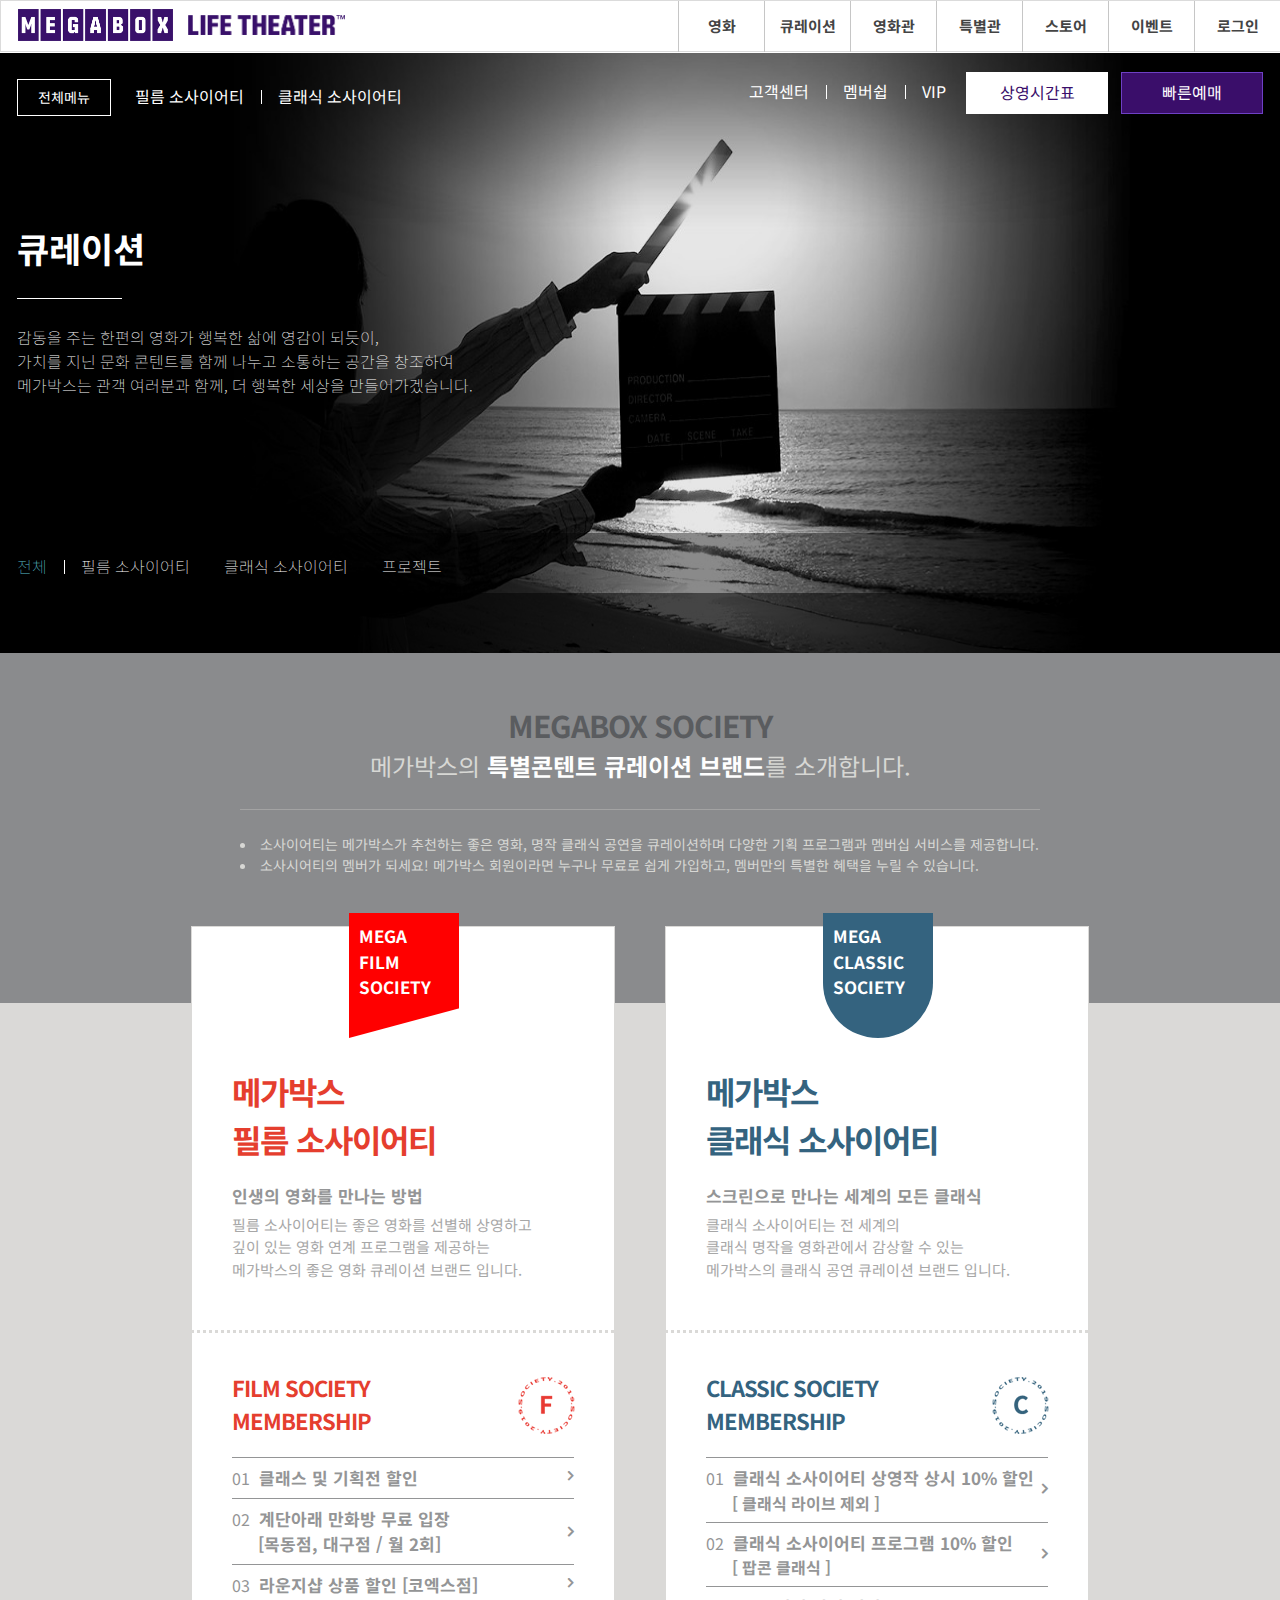
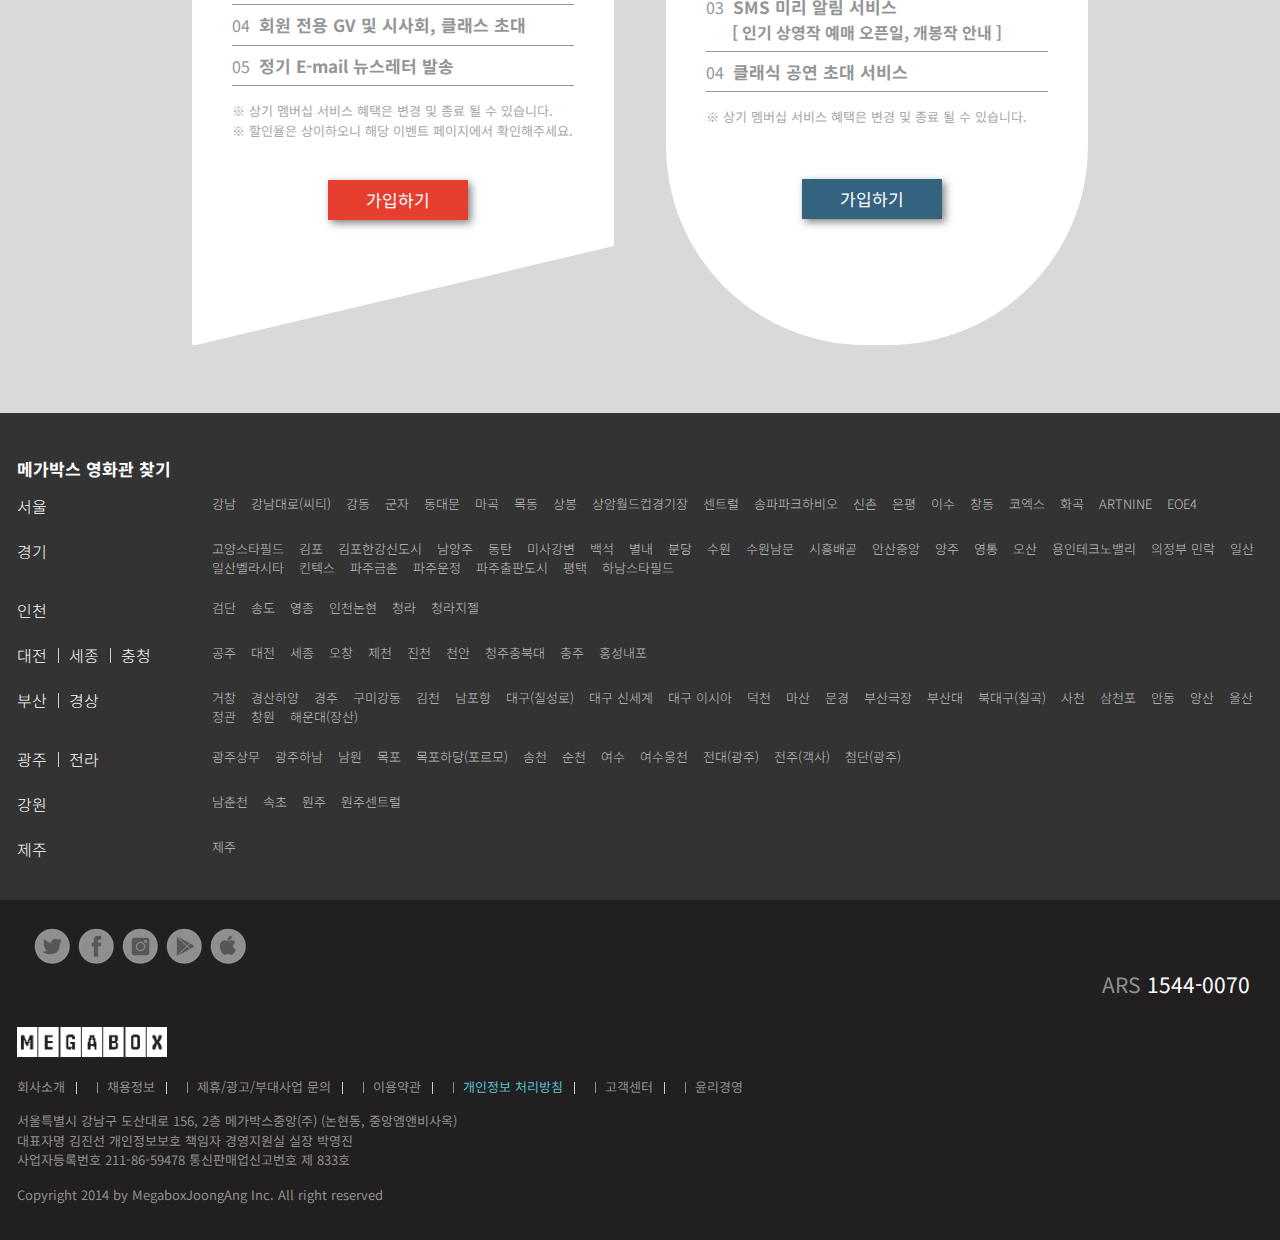
<file: custom/curation.html>
<!DOCTYPE html>
<html lang="ko">
<head>
    <meta charset="UTF-8">
    <meta name="viewport" content="width=device-width, initial-scale=1.0">
    <meta http-equiv="X-UA-Compatible" content="ie=edge">
    <meta name="author" content="wonwon">
    <meta name="description" content="메가박스 영화관 고객센터 사이트 샘플입니다.">
    <meta name="keywords" content="메가박스, 영화, 최신영화, 영화관, CGV, 롯데시네마">
    <title>큐레이션 - 메가박스</title>

    <!-- style -->
    <link rel="stylesheet" href="../assets/css/reset.css">
    <link rel="stylesheet" href="../assets/css/style.css">
    <link rel="stylesheet" href="../assets/css/font-awesome.css">

    <!-- 파비콘 -->
	<link rel="shortcut icon" href="../assets/icons/favicon64.png">
	<link rel="apple-touch-icon-precomposed" href="asset/icons/favicon152.png">
	<link rel="icon" href="../assets/icons/favicon152.png">
	<link rel="icon" href="../assets/icons/favicon16.png" sizes="16x16">
	<link rel="icon" href="../assets/icons/favicon32.png" sizes="32x32">
	<link rel="icon" href="../assets/icons/favicon48.png" sizes="48x48">
	<link rel="icon" href="../assets/icons/favicon64.png" sizes="64x64">
    <link rel="icon" href="../assets/icons/favicon128.png" sizes="128x128">

    <!-- 웹폰트 -->
    <link href="https://fonts.googleapis.com/css?family=Noto+Sans+KR:100,300,400,500,700,900" rel="stylesheet">

    <!-- HTML5shiv ie6~8 -->
	<!-- [if lt IE 9]>
		<script src="js/html5shiv.min.js"></script>
		<script type="text/javascript">
		alert("현재 당신이 보는 브라우저는 지원하지 않습니다. 최신 브라우저로 업데이트해주세요!")
		</script>
    <! [endif]-->
</head>
<body>
    <!-- 스킵 내비게이션 -->
        <div id="skip">
            <a rel="bookmark" href="#"></a>
        </div>
    <!-- //스킵 내비게이션 -->

    <!-- 모바일 메뉴 -->
    <nav id="nNav">
        <div class="ham-wrap">
            <div class="ham"><span></span></div>
        </div>
        <span></span>
    </nav>
    <!-- //모바일 메뉴 -->

    <!-- header -->
    <header id="header" class="sub">
        <div class="fix_container">
            <div class="row">
                <div class="header clearfix">
                    <h1>
                        <a href="../index.html">
                            <em><img src="../assets/img/logo.png" alt="MEGABOX"></em>
                            <strong><img src="../assets/img/logo_sub.png" alt="LIFE THEATER"></strong>
                        </a>
                    </h1>
                    <nav class="nav">
                        <ul class="clearfix">
                            <li><a href="#">영화</a></li>
                            <li><a href="curation.html">큐레이션</a></li>
                            <li><a href="#">영화관</a></li>
                            <li><a href="#">특별관</a></li>
                            <li><a href="membership.html">스토어</a></li>
                            <li><a href="#">이벤트</a></li>
                            <li><a href="#">로그인</a></li>
                        </ul>
                    </nav>
                </div>
            </div>
        </div>
    </header>
    <!-- //header -->

    <!-- banner -->
    <section id="banner" class="cur">
        <div class="banner_menu">
            <h2 class="ir_su">배너 영역</h2>
            <div class="fix_container">
                <div class="row">
                    <div class="bm_left">
                        <ul>
                            <li class="total"><a href="#">전체메뉴</a></li>
                            <li class="right_bar"><a href="#">필름 소사이어티</a></li>
                            <li><a href="#">클래식 소사이어티</a></li>
                        </ul>
                    </div>
                    <div class="bm_right">
                        <ul>
                            <li class="right_bar"><a href="faq.html">고객센터</a></li>
                            <li class="right_bar"><a href="membership.html">멤버쉽</a></li>
                            <li><a href="#">VIP</a></li>
                        </ul>
                        <ul class="btn_box">
                            <li class="white"><a href="#">상영시간표</a></li>
                            <li class="purple"><a href="#">빠른예매</a></li>
                        </ul>
                    </div>
                    <div class="letter">
                        <h2>큐레이션</h2>
                        <p>감동을 주는 한편의 영화가 행복한 삶에 영감이 되듯이,
                           <br> 가치를 지닌 문화 콘텐트를 함께 나누고 소통하는 공간을 창조하여
                           <br> 메가박스는 관객 여러분과 함께, 더 행복한 세상을 만들어가겠습니다.
                        </p>
                    </div>
                    <div class="bm_bottom">
                        <ul>
                            <li class="right_bar"><a href="#">전체</a></li>
                            <li><a href="#">필름 소사이어티</a></li>
                            <li><a href="#">클래식 소사이어티</a></li>
                            <li><a href="#">프로젝트</a></li>
                        </ul>

                    </div>
                </div>
            </div>
        </div>
        <div class="slider2">
            <div><img src="../assets/img/banner_cu.jpg" alt="배너이미지"></div>
        </div>
    </section>
    <!-- //banner -->

    <!-- contents -->
    <section id="contents1" class="curation">
        <div class="fix_container">
            <div class="row">
                <div class="custom_curation clearfix">
                    <div class="cu_brand">
                        <h2>MEGABOX SOCIETY</h2>
                        <p>메가박스의 <strong>특별콘텐트 큐레이션 브랜드</strong>를 소개합니다.</p>
                        <div class="box">
                            <ul>
                                <li>소사이어티는 메가박스가 추천하는 좋은 영화, 명작 클래식 공연을 큐레이션하며 다양한 기획 프로그램과 멤버십 서비스를 제공합니다.</li>
                                <li>소사시어티의 멤버가 되세요! 메가박스 회원이라면 누구나 무료로 쉽게 가입하고, 멤버만의 특별한 혜택을 누릴 수 있습니다.</li>
                            </ul>
                        </div>
                    </div>
                    <div class="left_box">
                        <div class="top">
                            <h2>메가박스
                            <br>필름 소사이어티
                            </h2>
                            <strong>인생의 영화를 만나는 방법</strong>
                            <p>필름 소사이어티는 좋은 영화를 선별해 상영하고
                            <br>깊이 있는 영화 연계 프로그램을 제공하는
                            <br>메가박스의 좋은 영화 큐레이션 브랜드 입니다.
                            </p>
                        </div>
                        <div class="bottom">
                            <h2>FILM SOCIETY
                            <br>MEMBERSHIP
                            </h2>
                            <ul>
                                <li>01 <strong> 클래스 및 기획전 할인</strong><i id="center"  class="fa fa-angle-right" aria-hidden="true"></i></li>
                                <li>02 <strong> 계단아래 만화방 무료 입장 <i id="center2" class="fa fa-angle-right" aria-hidden="true"></i></strong> <p>[목동점, 대구점 / 월 2회]</p></li>
                                <li>03 <strong> 라운지샵 상품 할인 [코엑스점]</strong><i id="center"  class="fa fa-angle-right" aria-hidden="true"></i></li>
                                <li>04 <strong> 회원 전용 GV 및 시사회, 클래스 초대</strong></li>
                                <li>05 <strong> 정기 E-mail 뉴스레터 발송</strong></li>
                            </ul>
                            <span>※ 상기 멤버십 서비스 혜택은 변경 및 종료 될 수 있습니다.</span>
                            <br><span>※ 할인율은 상이하오니 해당 이벤트 페이지에서 확인해주세요.</span>
                            <a href="#">가입하기</a>
                        </div>
                        <div class="red_icon">MEGA<br>FILM<br>SOCIETY</div>
                        <div class="icon"></div>
                    </div>
                    <div class="right_box">
                        <div class="top">
                            <h2>메가박스
                            <br>클래식 소사이어티
                            </h2>
                            <strong>스크린으로 만나는 세계의 모든 클래식</strong>
                            <p>클래식 소사이어티는 전 세계의
                            <br>클래식 명작을 영화관에서 감상할 수 있는
                            <br>메가박스의 클래식 공연 큐레이션 브랜드 입니다.
                            </p>
                        </div>
                        <div class="bottom">
                            <h2>CLASSIC SOCIETY
                            <br>MEMBERSHIP
                            </h2>
                            <ul>
                                <li>01 <strong> 클래식 소사이어티 상영작 상시 10% 할인 <i id="center" class="fa fa-angle-right" aria-hidden="true"></i></strong> <p>[ 클래식 라이브 제외 ]</p></li>
                                <li>02 <strong> 클래식 소사이어티 프로그램 10% 할인 <i id="center" class="fa fa-angle-right" aria-hidden="true"></i></strong> <p>[ 팝콘 클래식 ]</p></li>
                                <li>03 <strong> SMS 미리 알림 서비스</strong> <p>[ 인기 상영작 예매 오픈일, 개봉작 안내 ]</p></li>
                                <li>04 <strong> 클래식 공연 초대 서비스</strong></li>
                            </ul>
                            <span>※ 상기 멤버십 서비스 혜택은 변경 및 종료 될 수 있습니다.</span>
                            <a href="#">가입하기</a>
                        </div>
                        <div class="blue_icon">MEGA<br>CLASSIC<br>SOCIETY</div>
                        <div class="icon2"></div>
                    </div>
                    <div class="long_bar"></div>
                </div>
            </div>
        </div>
    </section>
    <section id="contents2"></section>
    <!-- //contents -->

    <!-- footer_find -->
    <section id="footer_find">
        <div class="fix_container">
            <div class="row">
                <div class="footer_find">
                    <h2>메가박스 영화관 찾기</h2>
                    <ul>
                        <li>
                            <h3>서울</h3>
                            <ul>
                                <li><a href="#">강남</a></li>
                                <li><a href="#">강남대로(씨티)</a></li>
                                <li><a href="#">강동</a></li>
                                <li><a href="#">군자</a></li>
                                <li><a href="#">동대문</a></li>
                                <li><a href="#">마곡</a></li>
                                <li><a href="#">목동</a></li>
                                <li><a href="#">상봉</a></li>
                                <li><a href="#">상암월드컵경기장</a></li>
                                <li><a href="#">센트럴</a></li>
                                <li><a href="#">송파파크하비오</a></li>
                                <li><a href="#">신촌</a></li>
                                <li><a href="#">은평</a></li>
                                <li><a href="#">이수</a></li>
                                <li><a href="#">창동</a></li>
                                <li><a href="#">코엑스</a></li>
                                <li><a href="#">화곡</a></li>
                                <li><a href="#">ARTNINE</a></li>
                                <li><a href="#">EOE4</a></li>
                            </ul>
                        </li>
                        <li class="mt20">
                            <h3>경기</h3>
                            <ul>
                                <li><a href="#">고양스타필드</a></li>
                                <li><a href="#">김포</a></li>
                                <li><a href="#">김포한강신도시</a></li>
                                <li><a href="#">남양주</a></li>
                                <li><a href="#">동탄</a></li>
                                <li><a href="#">미사강변</a></li>
                                <li><a href="#">백석</a></li>
                                <li><a href="#">별내</a></li>
                                <li><a href="#">분당</a></li>
                                <li><a href="#">수원</a></li>
                                <li><a href="#">수원남문</a></li>
                                <li><a href="#">시흥배곧</a></li>
                                <li><a href="#">안산중앙</a></li>
                                <li><a href="#">양주</a></li>
                                <li><a href="#">영통</a></li>
                                <li><a href="#">오산</a></li>
                                <li><a href="#">용인테크노밸리</a></li>
                                <li><a href="#">의정부 민락</a></li>
                                <li><a href="#">일산</a></li>
                                <li><a href="#">일산벨라시타</a></li>
                                <li><a href="#">킨텍스</a></li>
                                <li><a href="#">파주금촌</a></li>
                                <li><a href="#">파주운정</a></li>
                                <li><a href="#">파주출판도시</a></li>
                                <li><a href="#">평택</a></li>
                                <li><a href="#">하남스타필드</a></li>
                            </ul>
                        </li>
                        <li class="mt20">
                            <h3>인천</h3>
                            <ul>
                                <li><a href="#">검단</a></li>
                                <li><a href="#">송도</a></li>
                                <li><a href="#">영종</a></li>
                                <li><a href="#">인천논현</a></li>
                                <li><a href="#">청라</a></li>
                                <li class="mr300"><a href="#">청라지젤</a></li>
                            </ul>
                        </li>
                        <li class="mt20">
                            <h3 class="bar">대전</h3>
                            <h3 class="bar">세종</h3>
                            <h3>충청</h3>
                            <ul>
                                <li><a href="#">공주</a></li>
                                <li><a href="#">대전</a></li>
                                <li><a href="#">세종</a></li>
                                <li><a href="#">오창</a></li>
                                <li><a href="#">제천</a></li>
                                <li><a href="#">진천</a></li>
                                <li><a href="#">천안</a></li>
                                <li><a href="#">청주충북대</a></li>
                                <li><a href="#">충주</a></li>
                                <li><a href="#">홍성내포</a></li>
                            </ul>
                        </li>
                        <li class="mt20">
                            <h3 class="bar">부산</h3>
                            <h3>경상</h3>
                            <ul>
                                <li><a href="#">거창</a></li>
                                <li><a href="#">경산하양</a></li>
                                <li><a href="#">경주</a></li>
                                <li><a href="#">구미강동</a></li>
                                <li><a href="#">김천</a></li>
                                <li><a href="#">남포항</a></li>
                                <li><a href="#">대구(칠성로)</a></li>
                                <li><a href="#">대구 신세계</a></li>
                                <li><a href="#">대구 이시아</a></li>
                                <li><a href="#">덕천</a></li>
                                <li><a href="#">마산</a></li>
                                <li><a href="#">문경</a></li>
                                <li><a href="#">부산극장 </a></li>
                                <li><a href="#">부산대</a></li>
                                <li><a href="#">북대구(칠곡)</a></li>
                                <li><a href="#">사천</a></li>
                                <li><a href="#">삼천포</a></li>
                                <li><a href="#">안동</a></li>
                                <li><a href="#">양산</a></li>
                                <li><a href="#">울산</a></li>
                                <li><a href="#">정관</a></li>
                                <li><a href="#">창원</a></li>
                                <li><a href="#">해운대(장산)</a></li>
                            </ul>
                        </li>
                        <li class="mt20">
                            <h3 class="bar">광주</h3>
                            <h3>전라</h3>
                            <ul>
                                <li><a href="#">광주상무</a></li>
                                <li><a href="#">광주하남</a></li>
                                <li><a href="#">남원</a></li>
                                <li><a href="#">목포</a></li>
                                <li><a href="#">목포하당(포르모)</a></li>
                                <li><a href="#">송천</a></li>
                                <li><a href="#">순천</a></li>
                                <li><a href="#">여수</a></li>
                                <li><a href="#">여수웅천</a></li>
                                <li><a href="#">전대(광주)</a></li>
                                <li><a href="#">전주(객사)</a></li>
                                <li class="mr300"><a href="#">첨단(광주)</a></li>
                            </ul>
                        </li>
                        <li class="mt20">
                            <h3>강원</h3>
                            <ul>
                                <li><a href="#">남춘천</a></li>
                                <li><a href="#">속초</a></li>
                                <li><a href="#">원주</a></li>
                                <li class="mr800"><a href="#">원주센트럴</a></li>
                            </ul>
                        </li>
                        <li class="mt20">
                            <h3>제주</h3>
                            <ul>
                                <li><a href="#">제주</a></li>
                            </ul>
                        </li>
                    </ul>
                </div>
            </div>
        </div>
    </section>
    <!-- //footer_find -->

    <!-- footer -->
    <footer id="footer" class="find">
        <div id="footer_sns">
            <div class="fix_container">
                <div class="row">
                    <div class="footer_sns clearfix">
                        <ul>
                            <li class="icon s1"><a href="#"><span class="ir_pm">트위터</span></a></li>
                            <li class="icon s2"><a href="#"><span class="ir_pm">페이스북</span></a></li>
                            <li class="icon s3"><a href="#"><span class="ir_pm">인스타그램</span></a></li>
                            <li class="icon s4"><a href="#"><span class="ir_pm">구글 플레이</span></a></li>
                            <li class="icon s5"><a href="#"><span class="ir_pm">아이폰 앱스토어</span></a></li>
                        </ul>
                        <div class="tel">
                            <a href="#">ARS <em>1544-0070</em></a>
                        </div>
                    </div>
                </div>
            </div>
        </div>
        <div id="footer_infor">
            <div class="fix_container">
                <div class="row">
                    <div class="footer_infor">
                        <h2><img src="../assets/img/logo_footer.gif" alt="메가박스"></h2>
                        <ul>
                            <li><a href="#"  class="bar">회사소개</a></li>
                            <li><a href="#" class="bar">채용정보</a></li>
                            <li><a href="#" class="bar">제휴/광고/부대사업 문의</a></li>
                            <li><a href="#" class="bar">이용약관</a></li>
                            <li><a href="#" class="bar blue">개인정보 처리방침</a></li>
                            <li><a href="faq.html" class="bar">고객센터</a></li>
                            <li><a href="#">윤리경영</a></li>
                        </ul>
                        <address>
                            <p>서울특별시 강남구 도산대로 156, 2층 메가박스중앙(주) (논현동, 중앙엠앤비사옥)<br><span class="bar2">대표자명 김진선</span> 개인정보보호 책임자 경영지원실 실장 박영진<br><span class="bar2">사업자등록번호 211-86-59478</span> 통신판매업신고번호 제 833호</p>
                            <p>Copyright 2014 by MegaboxJoongAng Inc. All right reserved</p>
                        </address>
                    </div>
                </div>
            </div>
        </div>
    </footer>
    <!-- //footer -->

    <!-- javascript Libraries -->
    <script src="../assets/js/jquery.min_1.12.4.js"></script>
    <script src="../assets/js/modernizr-custom.js"></script>
    <script src="../assets/js/ie-checker.js"></script>
</body>
</html>
</file>
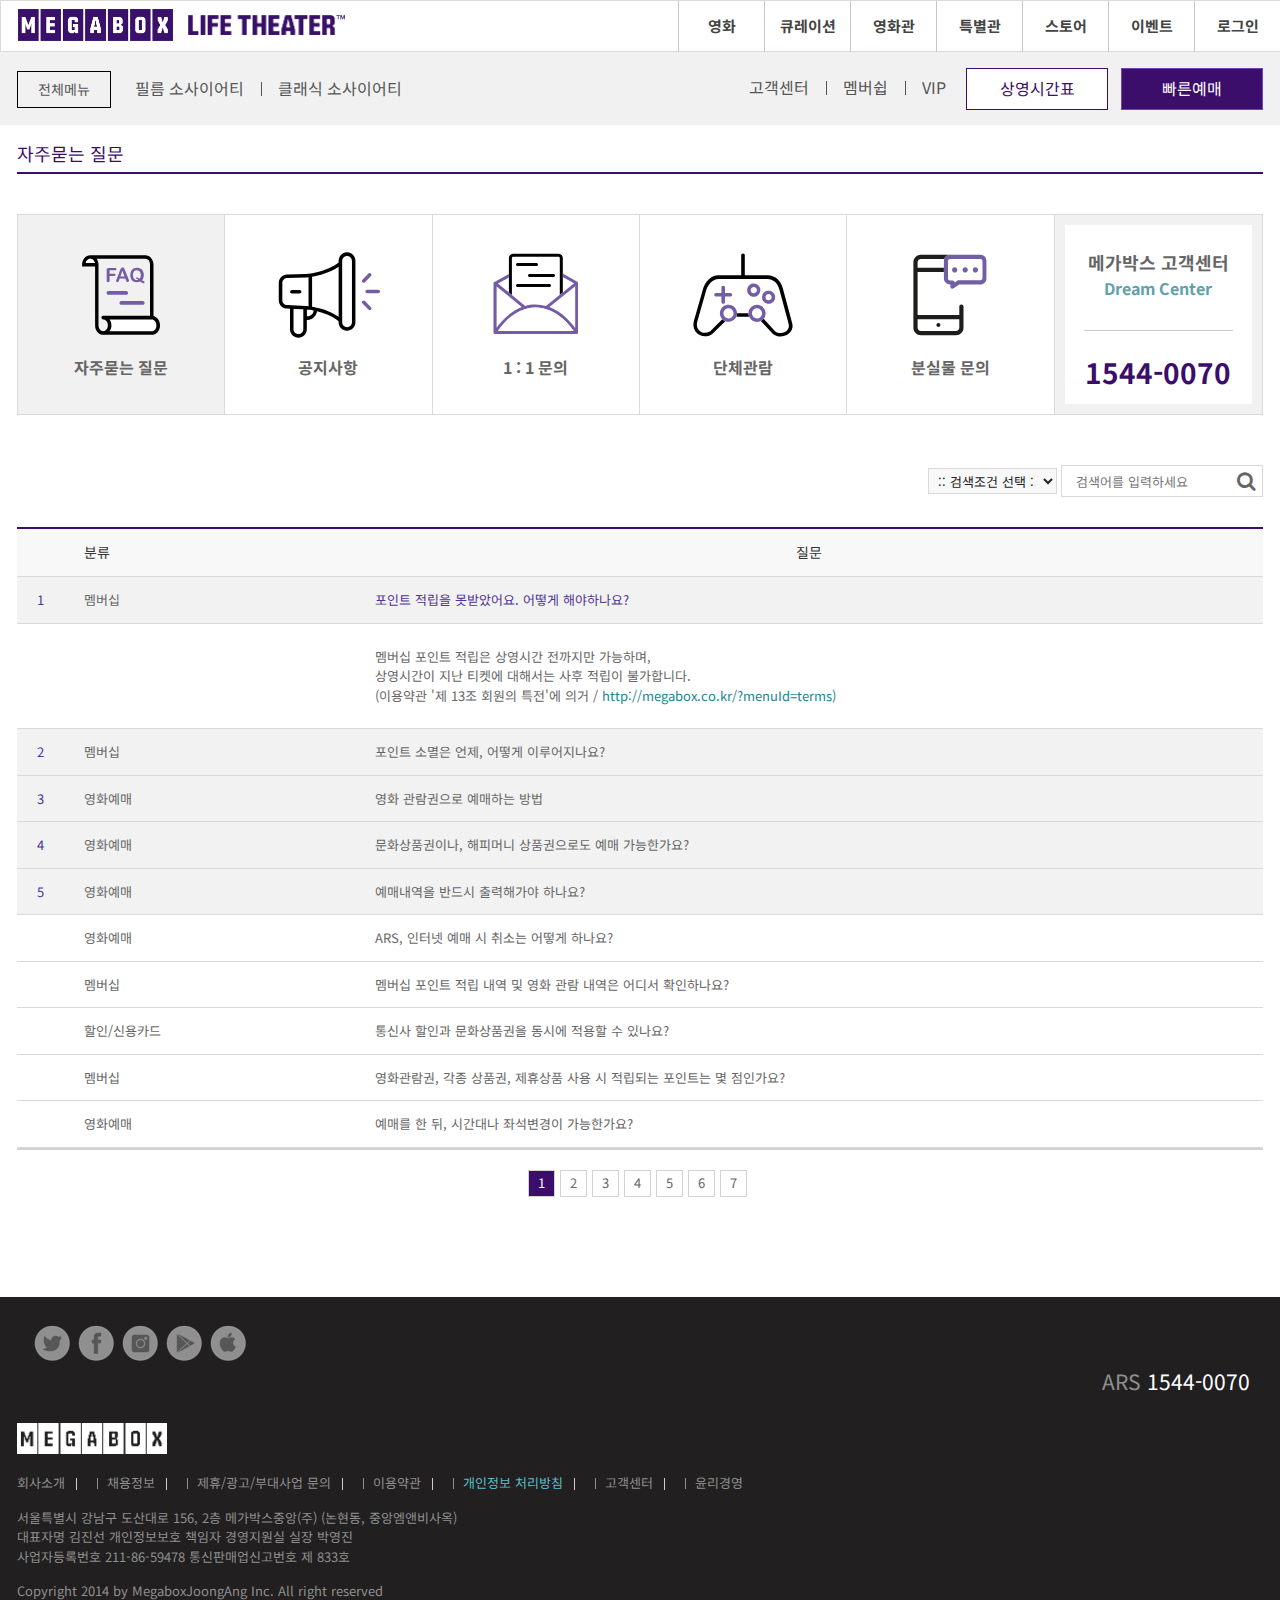
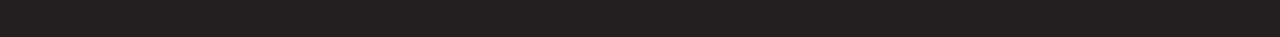
<file: custom/faq.html>
<!DOCTYPE html>
<html lang="ko">
<head>
    <meta charset="UTF-8">
    <meta name="viewport" content="width=device-width, initial-scale=1.0">
    <meta http-equiv="X-UA-Compatible" content="ie=edge">
    <meta name="author" content="wonwon">
    <meta name="description" content="메가박스 영화관 고객센터 사이트 샘플입니다.">
    <meta name="keywords" content="메가박스, 영화, 최신영화, 영화관, CGV, 롯데시네마">
    <title>자주묻는 질문 - 메가박스</title>

    <!-- style -->
    <link rel="stylesheet" href="../assets/css/reset.css">
    <link rel="stylesheet" href="../assets/css/style.css">
    <link rel="stylesheet" href="../assets/css/font-awesome.css">

    <!-- 파비콘 -->
	<link rel="shortcut icon" href="../assets/icons/favicon64.png">
	<link rel="apple-touch-icon-precomposed" href="asset/icons/favicon152.png">
	<link rel="icon" href="../assets/icons/favicon152.png">
	<link rel="icon" href="../assets/icons/favicon16.png" sizes="16x16">
	<link rel="icon" href="../assets/icons/favicon32.png" sizes="32x32">
	<link rel="icon" href="../assets/icons/favicon48.png" sizes="48x48">
	<link rel="icon" href="../assets/icons/favicon64.png" sizes="64x64">
    <link rel="icon" href="../assets/icons/favicon128.png" sizes="128x128">

    <!-- 웹폰트 -->
    <link href="https://fonts.googleapis.com/css?family=Noto+Sans+KR:100,300,400,500,700,900" rel="stylesheet">

    <!-- HTML5shiv ie6~8 -->
	<!-- [if lt IE 9]>
		<script src="js/html5shiv.min.js"></script>
		<script type="text/javascript">
		alert("현재 당신이 보는 브라우저는 지원하지 않습니다. 최신 브라우저로 업데이트해주세요!")
		</script>
    <! [endif]-->
</head>
<body>
    <!-- 스킵 내비게이션 -->
        <div id="skip">
            <a rel="bookmark" href="#"></a>
        </div>
    <!-- //스킵 내비게이션 -->

    <!-- 모바일 메뉴 -->
    <nav id="nNav">
        <div class="ham-wrap">
            <div class="ham"><span></span></div>
        </div>
        <span></span>
    </nav>
    <!-- //모바일 메뉴 -->

    <!-- header -->
    <header id="header" class="sub">
        <div class="container">
            <div class="row">
                <div class="header clearfix">
                    <h1>
                        <a href="../index.html">
                            <em><img src="../assets/img/logo.png" alt="MEGABOX"></em>
                            <strong><img src="../assets/img/logo_sub.png" alt="LIFE THEATER"></strong>
                        </a>
                    </h1>
                    <nav class="nav">
                        <ul class="clearfix">
                            <li><a href="#">영화</a></li>
                            <li><a href="curation.html">큐레이션</a></li>
                            <li><a href="#">영화관</a></li>
                            <li><a href="#">특별관</a></li>
                            <li><a href="membership.html">스토어</a></li>
                            <li><a href="#">이벤트</a></li>
                            <li><a href="#">로그인</a></li>
                        </ul>
                    </nav>
                </div>
            </div>
        </div>
    </header>
    <!-- //header -->

    <!-- banner -->
    <section id="banner" class="sub">
        <div class="banner_menu sub">
            <h2 class="ir_su">배너 영역</h2>
            <div class="container">
                <div class="row">
                    <div class="bm_left">
                        <ul>
                            <li class="total"><a href="#">전체메뉴</a></li>
                            <li class="right_bar"><a href="#">필름 소사이어티</a></li>
                            <li><a href="#">클래식 소사이어티</a></li>
                        </ul>
                    </div>
                    <div class="bm_right">
                        <ul>
                            <li class="right_bar"><a href="faq.html">고객센터</a></li>
                            <li class="right_bar"><a href="membership.html">멤버쉽</a></li>
                            <li><a href="#">VIP</a></li>
                        </ul>
                        <ul class="btn_box">
                            <li class="white"><a href="#">상영시간표</a></li>
                            <li class="purple"><a href="#">빠른예매</a></li>
                        </ul>
                    </div>
                </div>
            </div>
        </div>
    </section>
    <!-- //banner -->

    <!-- sub_title -->
    <div id="sub_title">
        <div class="container">
            <div class="row">
                <div class="sub_title">
                    <h2>자주묻는 질문</h2>
                </div>
            </div>
        </div>
    </div>
    <!-- //sub_title -->

    <section id="contents">
        <div class="container">
            <div class="row">
                <div class="custom_title">
                    <ul>
                        <li class="active">
                            <a href="faq.html">
                                    <span class="img_svg">
                                        <svg version="1.1" id="Layer_1" xmlns="http://www.w3.org/2000/svg" xmlns:xlink="http://www.w3.org/1999/xlink" x="0px" y="0px"
                                            viewBox="0 0 120 120" style="enable-background:new 0 0 120 120;" xml:space="preserve">
                                            <g>
                                                <polygon style="fill:none;" points="199.9,54.4 211.1,45.3 210.9,45.2 199.9,45.2 	"/>
                                                <polygon style="fill:none;" points="135.5,45.2 134.9,45.6 145.9,54.6 145.9,45.2 	"/>
                                                <polygon style="fill:#FFFFFF;" points="210.9,45.2 199.9,39 199.9,45.2 	"/>
                                                <polygon style="fill:#FFFFFF;" points="145.9,39.4 135.5,45.2 145.9,45.2 	"/>
                                                <path style="fill:#FFFFFF;" d="M196.9,20c0-0.7-0.6-1.3-1.3-1.3h-45.3c-0.7,0-1.3,0.6-1.3,1.3v37L162.2,68c3.2-0.9,6.7-1.4,10.3-1.4
                                                    c3.5,0,7,0.5,10.5,1.5l13.9-11.2V20z M165,37.5c0-0.8,0.7-1.5,1.5-1.5h24c0.8,0,1.5,0.7,1.5,1.5s-0.7,1.5-1.5,1.5h-24
                                                    C165.7,39,165,38.3,165,37.5z M154.5,28c-0.8,0-1.5-0.7-1.5-1.5s0.7-1.5,1.5-1.5h19c0.8,0,1.5,0.7,1.5,1.5s-0.7,1.5-1.5,1.5H154.5z
                                                        M186.5,49h-32c-0.8,0-1.5-0.7-1.5-1.5s0.7-1.5,1.5-1.5h32c0.8,0,1.5,0.7,1.5,1.5S187.3,49,186.5,49z"/>
                                                <path d="M145.9,39.4v5.8v9.4l3,2.5V20c0-0.7,0.6-1.3,1.3-1.3h45.3c0.7,0,1.3,0.6,1.3,1.3v36.8l3-2.4v-9.2V39v-3.4V20
                                                    c0-2.4-1.9-4.3-4.3-4.3h-45.3c-2.4,0-4.3,1.9-4.3,4.3v15.9V39.4z"/>
                                                <path style="fill:#FFFFFF;" d="M186.4,69.1c6,2.3,11.8,6,17.2,11.1c3.8,3.6,6.7,7.1,8.5,9.7V48.4L186.4,69.1z"/>
                                                <path style="fill:#FFFFFF;" d="M133.6,48.4v41.3c4-5.7,12.6-16,25.2-20.7L133.6,48.4z"/>
                                                <path style="fill:#755CA7;" d="M214.6,44.1l0.1-0.2l-14.9-8.4V39l11.1,6.2l0.2,0.1l-11.3,9.1l-3,2.4L183,68c-3.4-1-6.9-1.5-10.5-1.5
                                                    c-3.7,0-7.1,0.5-10.3,1.4L148.9,57l-3-2.5l-11-9l0.6-0.3l10.4-5.8v-3.4L132,43.7c-0.2,0-0.4,0-0.6,0.1c-0.5,0.2-0.9,0.8-0.9,1.4
                                                    v49.3c0,0.8,0.7,1.5,1.5,1.5h0.2h81.1h0.2c0.8,0,1.5-0.7,1.5-1.5V45.2C215.1,44.8,215,44.4,214.6,44.1z M212.1,89.9
                                                    c-1.9-2.6-4.7-6.1-8.5-9.7c-5.4-5.1-11.2-8.8-17.2-11.1l25.8-20.8V89.9z M210.7,93H135c4.2-6.2,17.5-23.5,37.5-23.5
                                                    C192.6,69.5,206.3,86.7,210.7,93z M133.6,89.7V48.4L158.8,69C146.2,73.8,137.6,84,133.6,89.7z"/>
                                                <path style="fill:#FFFFFF;" d="M172.5,69.5c-20,0-33.4,17.2-37.5,23.5h75.7C206.3,86.7,192.6,69.5,172.5,69.5z"/>
                                                <path d="M175,26.5c0-0.8-0.7-1.5-1.5-1.5h-19c-0.8,0-1.5,0.7-1.5,1.5s0.7,1.5,1.5,1.5h19C174.3,28,175,27.3,175,26.5z"/>
                                                <path d="M190.5,39c0.8,0,1.5-0.7,1.5-1.5s-0.7-1.5-1.5-1.5h-24c-0.8,0-1.5,0.7-1.5,1.5s0.7,1.5,1.5,1.5H190.5z"/>
                                                <path d="M186.5,46h-32c-0.8,0-1.5,0.7-1.5,1.5s0.7,1.5,1.5,1.5h32c0.8,0,1.5-0.7,1.5-1.5S187.3,46,186.5,46z"/>
                                                <path style="fill:#FFFFFF;" d="M261.3,167.3c0.8,0.1,1.6-0.2,2.3-0.7c0.6-0.5,1-1.3,1.1-2.1c0.1-0.8-0.2-1.6-0.7-2.3c-0.5-0.6-1.3-1-2.1-1.1
                                                    c-0.1,0-0.2,0-0.3,0c-0.7,0-1.4,0.2-1.9,0.7c-0.6,0.5-1,1.3-1.1,2.1c-0.1,0.8,0.2,1.6,0.7,2.3C259.7,166.8,260.5,167.2,261.3,167.3
                                                    z"/>
                                                <path style="fill:#FFFFFF;" d="M246.5,160.2c0.8,0.1,1.6-0.2,2.3-0.7c1.3-1.1,1.5-3,0.5-4.4c-0.6-0.8-1.5-1.2-2.4-1.2c-0.7,0-1.4,0.2-2,0.7
                                                    c-1.3,1.1-1.5,3-0.5,4.4C244.9,159.7,245.6,160.1,246.5,160.2z"/>
                                                <path style="fill:#FFFFFF;" d="M220.4,171.9c4.7-0.6,9,2.7,9.6,7.4c0,0.3,0.1,0.6,0.1,1h11.4c0.1-4.2,3.2-7.8,7.4-8.3c4.7-0.6,9,2.7,9.6,7.4
                                                    c0.3,2.4-0.5,4.8-1.9,6.5l11.9,12.7c2.7,1.9,6.6,2.1,9.6,0.5c2.5-1.3,4-3.5,4-6.1c0-1-0.7-3.8-1.1-5.1c-0.2-0.9-0.4-1.3-0.4-1.6
                                                    l-8.1-29.9c-1.5-6.2-6.3-10.4-11.9-10.4h-49c-5.6,0-10.1,5.4-11.9,10.4l-9.2,32.1c-0.3,1.1-0.5,2.2-0.4,3.3c0,0.5,0,0.9,0,1.1
                                                    c0.3,2.7,1.9,4.9,4.3,6.1c2.6,1.3,5.6,1.2,8.1-0.2c0.4-0.2,0.8-0.5,1.2-0.8l11.8-11.7c-1.2-1.3-2.1-2.9-2.3-4.8
                                                    C212.5,176.7,215.8,172.5,220.4,171.9z M255,163.5c0.2-1.8,1-3.3,2.4-4.4c1.4-1.1,3.1-1.6,4.8-1.4c1.8,0.2,3.3,1,4.4,2.4
                                                    s1.6,3.1,1.4,4.8c-0.2,1.8-1,3.3-2.4,4.4c-1.2,1-2.6,1.5-4.1,1.5c-0.2,0-0.5,0-0.7,0c-1.8-0.2-3.3-1-4.4-2.4S254.9,165.2,255,163.5
                                                    z M242.6,152c2.8-2.3,7-1.9,9.3,1c2.3,2.8,1.9,7-1,9.3c-1.2,1-2.6,1.5-4.1,1.5c-0.2,0-0.5,0-0.7,0c-1.8-0.2-3.3-1-4.4-2.4
                                                    C239.4,158.4,239.8,154.3,242.6,152z M207.4,161.9c0-1,0.8-1.8,1.8-1.8h5.4v-5.4c0-1,0.8-1.8,1.8-1.8s1.8,0.8,1.8,1.8v5.4h5.4
                                                    c1,0,1.8,0.8,1.8,1.8s-0.8,1.8-1.8,1.8H218v5.4c0,1-0.8,1.8-1.8,1.8s-1.8-0.8-1.8-1.8v-5.4h-5.4
                                                    C208.2,163.7,207.4,162.9,207.4,161.9z"/>
                                                <path class="st3" d="M284.3,186.9c-0.1-0.5-0.3-1-0.3-1.2l-8.2-30.4c-1.9-7.8-8-13-15.3-13h-22.8c0-0.1,0-0.1,0-0.2v-19.9
                                                    c0-1-0.8-1.8-1.8-1.8s-1.8,0.8-1.8,1.8v19.9c0,0.1,0,0.1,0,0.2h-22.8c-7.4,0-13,6.4-15.2,12.8l-9.2,32.3c-0.4,1.4-0.6,2.9-0.6,4.4
                                                    c0,1,0,1.3,0.1,1.4c0.5,3.9,2.7,7.1,6.2,8.8c3.6,1.8,7.9,1.7,11.4-0.3c0.6-0.3,1.2-0.7,1.7-1.2l12.5-12.3c-1.1-0.5-2.1-1.1-3-2
                                                    l-11.8,11.7c-0.4,0.3-0.8,0.6-1.2,0.8c-2.5,1.4-5.5,1.5-8.1,0.2c-2.4-1.2-4-3.4-4.3-6.1c0-0.2,0-0.6,0-1.1c0-1.1,0.1-2.3,0.4-3.3
                                                    l9.2-32.1c1.8-5,6.3-10.4,11.9-10.4h49c5.6,0,10.4,4.1,11.9,10.4l8.1,29.9c0,0.3,0.2,0.7,0.4,1.6c0.4,1.3,1.1,4.1,1.1,5.1
                                                    c0,2.6-1.5,4.8-4,6.1c-3.1,1.6-6.9,1.3-9.6-0.5l-11.9-12.7c-0.7,0.9-1.7,1.6-2.8,2.2l12.2,13l0.3,0.2c2.2,1.6,4.8,2.3,7.4,2.3
                                                    c2,0,4.1-0.5,6-1.4c3.7-1.9,5.9-5.3,5.9-9.3C285.5,191.5,285,189.3,284.3,186.9z"/>
                                                <path style="fill:#000;" d="M241.5,181.4c-0.1-0.4-0.1-0.8-0.1-1.2h-11.4c0,1.2-0.2,2.4-0.7,3.5h12.8C241.9,183,241.6,182.2,241.5,181.4z"
                                                    />
                                                <path style="fill:#FFFFFF;" d="M226.5,179.7c-0.3-2.5-2.5-4.4-5-4.4c-0.2,0-0.4,0-0.6,0c-2.8,0.4-4.7,2.9-4.4,5.7c0.4,2.8,2.9,4.7,5.7,4.4
                                                    C224.9,185,226.9,182.4,226.5,179.7z"/>
                                                <path style="fill:#755CA7;" d="M230.1,180.2c0-0.3,0-0.6-0.1-1c-0.6-4.7-4.9-8-9.6-7.4c-4.7,0.6-8,4.9-7.4,9.6c0.2,1.9,1.1,3.5,2.3,4.8
                                                    c0.8,0.9,1.8,1.5,3,2c1,0.4,2.1,0.6,3.2,0.6c0.4,0,0.7,0,1.1-0.1c3.1-0.4,5.6-2.4,6.8-5.1C229.8,182.6,230.1,181.4,230.1,180.2z
                                                        M216.5,181c-0.4-2.8,1.6-5.3,4.4-5.7c0.2,0,0.4,0,0.6,0c2.5,0,4.7,1.9,5,4.4c0.4,2.8-1.6,5.3-4.4,5.7
                                                    C219.4,185.7,216.9,183.7,216.5,181z"/>
                                                <path style="fill:#FFFFFF;" d="M250.7,185.3c2.8-0.4,4.7-2.9,4.4-5.7c-0.3-2.5-2.5-4.4-5-4.4c-0.2,0-0.4,0-0.6,0c-2.8,0.4-4.7,2.9-4.4,5.7
                                                    C245.4,183.7,247.9,185.7,250.7,185.3z"/>
                                                <path style="fill:#755CA7;" d="M256.6,185.8c1.5-1.8,2.2-4.1,1.9-6.5c-0.6-4.7-4.9-8-9.6-7.4c-4.3,0.5-7.4,4.2-7.4,8.3c0,0.4,0,0.8,0.1,1.2
                                                    c0.1,0.8,0.3,1.6,0.6,2.3c1.3,3.1,4.4,5.2,7.9,5.2c0.4,0,0.7,0,1.1-0.1c1-0.1,1.9-0.4,2.7-0.8C254.9,187.4,255.8,186.7,256.6,185.8
                                                    z M245,181c-0.4-2.8,1.6-5.3,4.4-5.7c0.2,0,0.4,0,0.6,0c2.5,0,4.7,1.9,5,4.4c0.4,2.8-1.6,5.3-4.4,5.7
                                                    C247.9,185.7,245.4,183.7,245,181z"/>
                                                <path style="fill:#755CA7;" d="M214.5,169c0,1,0.8,1.8,1.8,1.8s1.8-0.8,1.8-1.8v-5.4h5.4c1,0,1.8-0.8,1.8-1.8s-0.8-1.8-1.8-1.8H218v-5.4
                                                    c0-1-0.8-1.8-1.8-1.8s-1.8,0.8-1.8,1.8v5.4h-5.4c-1,0-1.8,0.8-1.8,1.8s0.8,1.8,1.8,1.8h5.4V169z"/>
                                                <path style="fill:#755CA7;" d="M246.1,163.7c0.2,0,0.5,0,0.7,0c1.5,0,3-0.5,4.1-1.5c2.8-2.3,3.3-6.5,1-9.3c-2.3-2.8-6.5-3.3-9.3-1
                                                    c-2.8,2.3-3.3,6.5-1,9.3C242.8,162.6,244.3,163.5,246.1,163.7z M244.8,154.7c0.6-0.5,1.3-0.7,2-0.7c0.9,0,1.8,0.4,2.4,1.2
                                                    c1.1,1.3,0.9,3.3-0.5,4.4c-0.6,0.5-1.4,0.8-2.3,0.7c-0.8-0.1-1.6-0.5-2.1-1.1C243.3,157.7,243.5,155.8,244.8,154.7z"/>
                                                <path style="fill:#755CA7;" d="M260.9,170.8c0.2,0,0.5,0,0.7,0c1.5,0,3-0.5,4.1-1.5c1.4-1.1,2.2-2.7,2.4-4.4c0.2-1.8-0.3-3.5-1.4-4.8
                                                    s-2.7-2.2-4.4-2.4c-1.7-0.2-3.5,0.3-4.8,1.4c-1.4,1.1-2.2,2.7-2.4,4.4c-0.2,1.8,0.3,3.5,1.4,4.8S259.2,170.6,260.9,170.8z
                                                        M258.5,163.9c0.1-0.8,0.5-1.6,1.1-2.1c0.6-0.5,1.2-0.7,1.9-0.7c0.1,0,0.2,0,0.3,0c0.8,0.1,1.6,0.5,2.1,1.1
                                                    c0.5,0.6,0.8,1.5,0.7,2.3c-0.1,0.8-0.5,1.6-1.1,2.1c-0.6,0.5-1.5,0.8-2.3,0.7c-0.8-0.1-1.6-0.5-2.1-1.1
                                                    C258.7,165.5,258.4,164.7,258.5,163.9z"/>
                                                <polygon style="fill:none;" points="61.4,35.8 59.4,41.6 63.5,41.6 	"/>
                                                <path style="fill:none;" d="M75.9,45c0.5,0,0.9-0.1,1.4-0.3c-0.3-0.2-0.7-0.4-1.1-0.7c-0.4-0.2-0.7-0.4-0.9-0.5C75.1,43.4,75,43.2,75,43
                                                    c0-0.2,0.1-0.4,0.2-0.5c0.2-0.1,0.3-0.2,0.5-0.2c0.6,0,1.5,0.5,2.9,1.4c0.4-0.4,0.7-1,0.9-1.6c0.2-0.6,0.3-1.3,0.3-2.1
                                                    c0-1-0.2-1.9-0.5-2.6c-0.3-0.7-0.8-1.3-1.4-1.7s-1.3-0.6-2.1-0.6c-0.6,0-1.1,0.1-1.6,0.3c-0.5,0.2-0.9,0.5-1.2,0.9
                                                    c-0.3,0.4-0.6,0.9-0.8,1.5s-0.3,1.3-0.3,2.1c0,1.6,0.4,2.8,1.1,3.7C73.8,44.5,74.7,45,75.9,45z"/>
                                                <path style="fill:none;" d="M47,90.3c0-3.3-2.1-5.9-4.7-5.9c-1,0-1.8-0.8-1.8-1.8s0.8-1.8,1.8-1.8H89V29.7c0-1-0.2-1.9-0.5-2.7l-2.3-2.7
                                                    c-0.6-0.3-1.2-0.5-1.9-0.5H35.6c1.1,1.6,1.8,3.7,1.8,5.9v0.7v1.1v58.9c0,3.3,2.1,5.9,4.7,5.9S47,93.6,47,90.3z M81.7,69.6H60.3
                                                    c-1,0-1.8-0.8-1.8-1.8s0.8-1.8,1.8-1.8h21.5c1,0,1.8,0.8,1.8,1.8S82.7,69.6,81.7,69.6z M69.6,37.1c0.3-0.9,0.7-1.6,1.3-2.3
                                                    c0.6-0.6,1.3-1.1,2.1-1.4c0.8-0.3,1.8-0.5,2.8-0.5c1.4,0,2.7,0.3,3.7,0.9c1,0.6,1.8,1.4,2.3,2.5c0.5,1.1,0.8,2.3,0.8,3.8
                                                    c0,2.2-0.6,3.9-1.8,5.2c0.4,0.3,0.9,0.5,1.3,0.8s0.8,0.5,1,0.6s0.2,0.4,0.2,0.7c0,0.2-0.1,0.4-0.3,0.6c-0.2,0.2-0.4,0.3-0.7,0.3
                                                    c-0.2,0-0.5-0.1-0.8-0.2c-0.3-0.1-0.7-0.3-1.1-0.6c-0.4-0.3-0.9-0.6-1.4-0.9c-0.9,0.5-2,0.7-3.4,0.7c-1.1,0-2-0.2-2.9-0.5
                                                    c-0.9-0.3-1.6-0.8-2.1-1.5c-0.6-0.6-1-1.4-1.3-2.3s-0.4-1.9-0.4-2.9C69.1,38.9,69.3,38,69.6,37.1z M59,35.5
                                                    c0.1-0.3,0.2-0.6,0.4-0.9c0.1-0.4,0.3-0.7,0.5-0.9c0.2-0.2,0.4-0.4,0.6-0.6c0.3-0.1,0.6-0.2,1-0.2c0.4,0,0.7,0.1,1,0.2
                                                    c0.3,0.1,0.5,0.3,0.6,0.6c0.2,0.2,0.3,0.5,0.4,0.8c0.1,0.3,0.2,0.6,0.4,1.1l3.6,8.9c0.3,0.7,0.4,1.2,0.4,1.5c0,0.3-0.1,0.6-0.4,0.9
                                                    c-0.3,0.3-0.6,0.4-1,0.4c-0.2,0-0.4,0-0.6-0.1c-0.2-0.1-0.3-0.2-0.4-0.3c-0.1-0.1-0.2-0.3-0.3-0.6c-0.1-0.3-0.2-0.5-0.3-0.7
                                                    l-0.7-1.7h-5.6L58,45.4c-0.3,0.7-0.5,1.2-0.7,1.4s-0.5,0.4-0.9,0.4c-0.4,0-0.7-0.1-0.9-0.4c-0.3-0.3-0.4-0.6-0.4-0.9
                                                    c0-0.2,0-0.4,0.1-0.6c0.1-0.2,0.2-0.5,0.3-0.8L59,35.5z M45.8,34.8c0-0.4,0.1-0.7,0.2-1s0.3-0.4,0.6-0.6c0.3-0.1,0.6-0.2,1-0.2h6.6
                                                    c0.4,0,0.8,0.1,1,0.3s0.3,0.5,0.3,0.8c0,0.3-0.1,0.6-0.3,0.8s-0.5,0.3-1,0.3h-5.5v3.5h4.6c0.4,0,0.7,0.1,1,0.3
                                                    c0.2,0.2,0.3,0.4,0.3,0.8c0,0.3-0.1,0.6-0.3,0.8c-0.2,0.2-0.5,0.3-1,0.3h-4.6v4.6c0,0.6-0.1,1-0.4,1.3c-0.3,0.3-0.6,0.4-1,0.4
                                                    c-0.4,0-0.8-0.1-1-0.4s-0.4-0.7-0.4-1.3V34.8z M47.4,56.2h17.8c1,0,1.8,0.8,1.8,1.8s-0.8,1.8-1.8,1.8H47.4c-1,0-1.8-0.8-1.8-1.8
                                                    S46.4,56.2,47.4,56.2z"/>
                                                <path style="fill:#FFFFFF;" d="M90.8,84.4H48.6c1.1,1.6,1.8,3.7,1.8,5.9c0,0.3,0,0.6,0,0.9c0,0.1,0,0.2,0,0.3c0,0.2,0,0.4-0.1,0.6
                                                    c0,0.1,0,0.2-0.1,0.3c0,0.2-0.1,0.4-0.1,0.5c0,0.1-0.1,0.2-0.1,0.3c0,0.2-0.1,0.3-0.2,0.5c0,0.1-0.1,0.2-0.1,0.3
                                                    c-0.1,0.2-0.1,0.3-0.2,0.5c0,0.1-0.1,0.2-0.1,0.3c-0.1,0.2-0.2,0.4-0.3,0.6c0,0,0,0.1-0.1,0.1c-0.1,0.2-0.3,0.4-0.4,0.6h42.1
                                                    c2.6,0,4.7-2.6,4.7-5.9S93.4,84.4,90.8,84.4z"/>
                                                <path style="fill:#000;" d="M92.5,81.1V29.7c0-5.2-3.7-9.4-8.2-9.4h-55c-4.5,0-8.2,4.2-8.2,9.4v1.8h13v58.9c0,5.2,3.7,9.4,8.2,9.4h48.5
                                                    c4.5,0,8.2-4.2,8.2-9.4C99,85.8,96.2,82.1,92.5,81.1z M90.8,96.2H48.6c0.1-0.2,0.3-0.4,0.4-0.6c0,0,0-0.1,0.1-0.1
                                                    c0.1-0.2,0.2-0.4,0.3-0.6c0-0.1,0.1-0.2,0.1-0.3c0.1-0.2,0.1-0.3,0.2-0.5c0-0.1,0.1-0.2,0.1-0.3c0.1-0.2,0.1-0.3,0.2-0.5
                                                    c0-0.1,0.1-0.2,0.1-0.3c0-0.2,0.1-0.3,0.1-0.5c0-0.1,0-0.2,0.1-0.3c0-0.2,0.1-0.4,0.1-0.6c0-0.1,0-0.2,0-0.3c0-0.3,0-0.6,0-0.9
                                                    c0-2.2-0.7-4.3-1.8-5.9h42.1c2.6,0,4.7,2.6,4.7,5.9S93.4,96.2,90.8,96.2z M90.8,82.7L90.8,82.7L90.8,82.7z M90.8,29.7L90.8,29.7
                                                    L90.8,29.7z M29.2,23.8c2.1,0,3.9,1.8,4.5,4.2h-9.1C25.3,25.5,27.1,23.8,29.2,23.8z M37.5,90.3V31.4v-1.1v-0.7
                                                    c0-2.2-0.7-4.3-1.8-5.9h48.6c0.7,0,1.3,0.2,1.9,0.5c1,0.6,1.8,1.5,2.3,2.7c0.3,0.8,0.5,1.7,0.5,2.7v51.2H42.2c-1,0-1.8,0.8-1.8,1.8
                                                    s0.8,1.8,1.8,1.8c2.6,0,4.7,2.6,4.7,5.9s-2.1,5.9-4.7,5.9S37.5,93.6,37.5,90.3z"/>
                                                <path style="fill:#FFFFFF;" d="M86.2,24.3l2.3,2.7C88,25.8,87.2,24.8,86.2,24.3z"/>
                                                <path style="fill:#FFFFFF;" d="M33.8,27.9c-0.6-2.4-2.4-4.2-4.5-4.2s-3.9,1.8-4.5,4.2H33.8z"/>
                                                <line style="fill:none;stroke:#FFFFFF;stroke-width:0;stroke-linecap:round;stroke-linejoin:round;" x1="90.8" y1="82.7" x2="90.8" y2="82.7"/>
                                                <line style="fill:none;stroke:#FFFFFF;stroke-width:0;stroke-linecap:round;stroke-linejoin:round;" x1="90.8" y1="29.7" x2="90.8" y2="29.7"/>
                                                <path style="fill:#755CA7;" d="M47.2,47.2c0.4,0,0.7-0.1,1-0.4c0.3-0.3,0.4-0.7,0.4-1.3v-4.6h4.6c0.4,0,0.7-0.1,1-0.3
                                                    c0.2-0.2,0.3-0.4,0.3-0.8c0-0.3-0.1-0.6-0.3-0.8c-0.2-0.2-0.5-0.3-1-0.3h-4.6v-3.5h5.5c0.4,0,0.8-0.1,1-0.3s0.3-0.5,0.3-0.8
                                                    c0-0.3-0.1-0.6-0.3-0.8s-0.5-0.3-1-0.3h-6.6c-0.4,0-0.7,0.1-1,0.2c-0.3,0.1-0.4,0.3-0.6,0.6s-0.2,0.6-0.2,1v10.7
                                                    c0,0.6,0.1,1,0.4,1.3S46.8,47.2,47.2,47.2z"/>
                                                <path style="fill:#755CA7;" d="M55.1,45.9c0,0.3,0.1,0.6,0.4,0.9c0.3,0.3,0.6,0.4,0.9,0.4c0.4,0,0.7-0.1,0.9-0.4s0.4-0.7,0.7-1.4l0.7-1.8h5.6
                                                    l0.7,1.7c0.1,0.2,0.2,0.5,0.3,0.7c0.1,0.3,0.2,0.5,0.3,0.6c0.1,0.1,0.2,0.2,0.4,0.3c0.2,0.1,0.3,0.1,0.6,0.1c0.4,0,0.7-0.1,1-0.4
                                                    c0.3-0.3,0.4-0.6,0.4-0.9c0-0.3-0.1-0.8-0.4-1.5l-3.6-8.9c-0.2-0.4-0.3-0.8-0.4-1.1c-0.1-0.3-0.2-0.5-0.4-0.8
                                                    c-0.2-0.2-0.4-0.4-0.6-0.6c-0.3-0.1-0.6-0.2-1-0.2c-0.4,0-0.7,0.1-1,0.2c-0.3,0.1-0.5,0.3-0.6,0.6c-0.2,0.2-0.3,0.5-0.5,0.9
                                                    c-0.1,0.4-0.3,0.7-0.4,0.9l-3.5,9c-0.1,0.4-0.2,0.6-0.3,0.8C55.1,45.6,55.1,45.7,55.1,45.9z M61.4,35.8l2.1,5.7h-4.1L61.4,35.8z"/>
                                                <path style="fill:#755CA7;" d="M70.8,45.2c0.6,0.6,1.3,1.1,2.1,1.5c0.9,0.3,1.8,0.5,2.9,0.5c1.3,0,2.4-0.2,3.4-0.7c0.5,0.4,0.9,0.7,1.4,0.9
                                                    c0.4,0.3,0.8,0.5,1.1,0.6c0.3,0.1,0.6,0.2,0.8,0.2c0.3,0,0.5-0.1,0.7-0.3c0.2-0.2,0.3-0.4,0.3-0.6c0-0.3-0.1-0.5-0.2-0.7
                                                    s-0.5-0.4-1-0.6s-0.9-0.5-1.3-0.8c1.2-1.3,1.8-3,1.8-5.2c0-1.4-0.3-2.7-0.8-3.8c-0.5-1.1-1.3-1.9-2.3-2.5c-1-0.6-2.3-0.9-3.7-0.9
                                                    c-1.1,0-2,0.2-2.8,0.5c-0.8,0.3-1.5,0.8-2.1,1.4c-0.6,0.6-1,1.4-1.3,2.3c-0.3,0.9-0.5,1.9-0.5,2.9c0,1,0.1,2,0.4,2.9
                                                    S70.3,44.6,70.8,45.2z M72.2,37.9c0.2-0.6,0.5-1.1,0.8-1.5c0.3-0.4,0.8-0.7,1.2-0.9c0.5-0.2,1-0.3,1.6-0.3c0.8,0,1.5,0.2,2.1,0.6
                                                    s1.1,0.9,1.4,1.7c0.3,0.7,0.5,1.6,0.5,2.6c0,0.8-0.1,1.5-0.3,2.1c-0.2,0.6-0.5,1.1-0.9,1.6c-1.3-1-2.3-1.4-2.9-1.4
                                                    c-0.2,0-0.4,0.1-0.5,0.2C75.1,42.6,75,42.8,75,43c0,0.2,0.1,0.4,0.2,0.5c0.2,0.1,0.5,0.3,0.9,0.5c0.4,0.2,0.8,0.4,1.1,0.7
                                                    c-0.5,0.2-1,0.3-1.4,0.3c-1.1,0-2.1-0.4-2.8-1.3c-0.7-0.9-1.1-2.1-1.1-3.7C71.9,39.2,72,38.5,72.2,37.9z"/>
                                                <path style="fill:#755CA7;" d="M47.4,59.7h17.8c1,0,1.8-0.8,1.8-1.8s-0.8-1.8-1.8-1.8H47.4c-1,0-1.8,0.8-1.8,1.8S46.4,59.7,47.4,59.7z"/>
                                                <path style="fill:#755CA7;" d="M81.7,66.1H60.3c-1,0-1.8,0.8-1.8,1.8s0.8,1.8,1.8,1.8h21.5c1,0,1.8-0.8,1.8-1.8S82.7,66.1,81.7,66.1z"/>
                                            </g>
                                        </svg>
                                    </span>
                                <strong>자주묻는 질문</strong>
                            </a>
                        </li>
                        <li>
                            <a href="notice.html">
                                <span class="img_svg">
                                    <svg version="1.1" id="Layer_1" xmlns="http://www.w3.org/2000/svg" xmlns:xlink="http://www.w3.org/1999/xlink" x="0px" y="0px"
                                                viewBox="0 0 340.2 340.2" style="enable-background:new 0 0 340.2 340.2;" xml:space="preserve">
                                        <style type="text/css">
                                            .st0{fill:#FFFFFF;}
                                            .st1{fill:none;stroke:#FFFFFF;stroke-width:0;stroke-linecap:round;stroke-linejoin:round;}
                                            .st2{fill:#755CA7;}
                                        </style>
                                        <g>
                                            <path class="st0" d="M129,214.2c-7.9-1.5-14.5-2.3-18.9-2.7v19.1h1.9C121.2,230.6,128.7,223.3,129,214.2z"/>
                                            <path class="st0" d="M100.1,210.8l-27.7-1.3v57.6c0,7.6,6.2,13.8,13.9,13.8c7.6,0,13.9-6.2,13.9-13.8V210.8z"/>
                                            <path class="st0" d="M200.2,90.3c-25.6,17.5-55.9,25-75.2,28.1v84.9c19.5,3.2,49.8,10.8,75.2,28.5V90.3z"/>
                                            <path class="st0" d="M106.7,201.1c0,0,0.1,0,0.1,0c1.7,0.1,4.5,0.4,8,0.8v-82.1c-3.2,0.4-5.7,0.6-7.4,0.7c-0.1,0-0.2,0-0.2,0
                                                l-52.7,1.3c0,0-0.1,0-0.1,0c-7.6,0-13.9,6.2-13.9,13.9v49.1c0,7.6,6.2,13.8,13.9,13.8c0.1,0,0.2,0,0.2,0L106.7,201.1z M89.7,165.8
                                                h-22c-2.8,0-5-2.3-5-5s2.3-5,5-5h22c2.8,0,5,2.3,5,5S92.5,165.8,89.7,165.8z"/>
                                            <path class="st0" d="M224.1,59.2c-7.6,0-13.9,6.2-13.9,13.9v174.4c0,7.6,6.2,13.8,13.9,13.8s13.8-6.2,13.8-13.8V73.1
                                                C238,65.4,231.8,59.2,224.1,59.2z"/>
                                            <path d="M224.1,49.2c-13.2,0-23.9,10.7-23.9,23.9v4.7c-34.7,27.1-82.7,31.9-93.2,32.6l-52.6,1.3c-13.2,0-23.9,10.8-23.9,23.9v49.1
                                                c0,13.1,10.7,23.9,23.8,23.9l8,0.4v58.1c0,13.2,10.7,23.9,23.9,23.9c13.2,0,23.9-10.7,23.9-23.9v-26.4h1.9
                                                c14,0,25.5-10.7,26.9-24.3c18.9,4.5,42.1,12.8,61.2,27.9v3.2c0,13.2,10.7,23.9,23.9,23.9c13.2,0,23.9-10.7,23.9-23.9V73.1
                                                C248,59.9,237.3,49.2,224.1,49.2z M238,247.5c0,7.6-6.2,13.8-13.8,13.8s-13.9-6.2-13.9-13.8V73.1c0-7.6,6.2-13.9,13.9-13.9
                                                S238,65.4,238,73.1V247.5z M86.3,280.9c-7.6,0-13.9-6.2-13.9-13.8v-57.6l27.7,1.3v56.2C100.1,274.7,93.9,280.9,86.3,280.9z
                                                    M54.5,198.6c-7.6,0-13.9-6.2-13.9-13.8v-49.1c0-7.6,6.2-13.9,13.9-13.9c0,0,0.1,0,0.1,0l52.7-1.3c0.1,0,0.2,0,0.2,0
                                                c1.6-0.1,4.1-0.3,7.4-0.7v82.1c-3.6-0.4-6.3-0.6-8-0.8c0,0-0.1,0-0.1,0l-52-2.5C54.6,198.6,54.5,198.6,54.5,198.6z M110.2,211.5
                                                c4.4,0.4,11,1.2,18.9,2.7c-0.3,9.1-7.8,16.4-16.9,16.4h-1.9V211.5z M125,203.3v-84.9c19.3-3.1,49.6-10.6,75.2-28.1v141.5
                                                C174.8,214.1,144.5,206.5,125,203.3z M119.9,113.6L119.9,113.6L119.9,113.6z"/>
                                            <line class="st1" x1="119.9" y1="113.6" x2="119.9" y2="113.6"/>
                                            <path d="M89.7,155.7h-22c-2.8,0-5,2.3-5,5s2.3,5,5,5h22c2.8,0,5-2.3,5-5S92.5,155.7,89.7,155.7z"/>
                                            <path class="st2" d="M312.6,155.2h-31.5c-2.8,0-5,2.3-5,5s2.3,5,5,5h31.5c2.8,0,5-2.3,5-5S315.4,155.2,312.6,155.2z"/>
                                            <path class="st2" d="M275,187.1c-1.9-2-5.1-2.1-7.1-0.1c-2,1.9-2,5.1-0.1,7.1l16.9,17.4c1,1,2.3,1.5,3.6,1.5c1.3,0,2.5-0.5,3.5-1.4
                                                c2-1.9,2-5.1,0.1-7.1L275,187.1z"/>
                                            <path class="st2" d="M271.4,135.2c1.3,0,2.6-0.5,3.6-1.5l16.9-17.4c1.9-2,1.9-5.2-0.1-7.1c-2-1.9-5.2-1.9-7.1,0.1l-16.9,17.4
                                                c-1.9,2-1.9,5.2,0.1,7.1C268.9,134.7,270.1,135.2,271.4,135.2z"/>
                                        </g>
                                    </svg>
                                </span>
                                <strong>공지사항</strong>
                            </a>
                        </li>
                        <li>
                            <a href="1on1.html">
                                <span class="img_svg">
                                    <svg version="1.1" id="Layer_1" xmlns="http://www.w3.org/2000/svg" xmlns:xlink="http://www.w3.org/1999/xlink" x="0px" y="0px"
                                            viewBox="0 0 120 120" style="enable-background:new 0 0 120 120;" xml:space="preserve">
                                        <g>
                                            <polygon style="fill:none;" points="86.9,57.4 98.1,48.3 97.9,48.2 86.9,48.2"/>
                                            <polygon style="fill:none;" points="22.5,48.2 21.9,48.6 32.9,57.6 32.9,48.2"/>
                                            <polygon style="fill:#FFFFFF;" points="97.9,48.2 86.9,42 86.9,48.2"/>
                                            <polygon style="fill:#FFFFFF;" points="32.9,42.4 22.5,48.2 32.9,48.2"/>
                                            <path style="fill:#FFFFFF;" d="M83.9,23c0-0.7-0.6-1.3-1.3-1.3H37.2c-0.7,0-1.3,0.6-1.3,1.3v37L49.2,71c3.2-0.9,6.7-1.4,10.3-1.4
                                                c3.5,0,7,0.5,10.5,1.5l13.9-11.2V23z M52,40.5c0-0.8,0.7-1.5,1.5-1.5h24c0.8,0,1.5,0.7,1.5,1.5S78.3,42,77.5,42h-24
                                                C52.7,42,52,41.3,52,40.5z M41.5,31c-0.8,0-1.5-0.7-1.5-1.5s0.7-1.5,1.5-1.5h19c0.8,0,1.5,0.7,1.5,1.5S61.3,31,60.5,31H41.5z
                                                    M73.5,52h-32c-0.8,0-1.5-0.7-1.5-1.5s0.7-1.5,1.5-1.5h32c0.8,0,1.5,0.7,1.5,1.5S74.3,52,73.5,52z"/>
                                            <path d="M32.9,42.4v5.8v9.4l3,2.5V23c0-0.7,0.6-1.3,1.3-1.3h45.3c0.7,0,1.3,0.6,1.3,1.3v36.8l3-2.4v-9.2V42v-3.4V23
                                                c0-2.4-1.9-4.3-4.3-4.3H37.2c-2.4,0-4.3,1.9-4.3,4.3v15.9V42.4z"/>
                                            <path style="fill:#FFFFFF;" d="M73.4,72.1c6,2.3,11.8,6,17.2,11.1c3.8,3.6,6.7,7.1,8.5,9.7V51.4L73.4,72.1z"/>
                                            <path style="fill:#FFFFFF;" d="M20.6,51.4v41.3c4-5.7,12.6-16,25.2-20.7L20.6,51.4z"/>
                                            <path style="fill:#755CA7;" d="M101.6,47.1l0.1-0.2l-14.9-8.4V42l11.1,6.2l0.2,0.1l-11.3,9.1l-3,2.4L70,71c-3.4-1-6.9-1.5-10.5-1.5
                                                c-3.7,0-7.1,0.5-10.3,1.4L35.9,60l-3-2.5l-11-9l0.6-0.3l10.4-5.8v-3.4L19,46.7c-0.2,0-0.4,0-0.6,0.1c-0.5,0.2-0.9,0.8-0.9,1.4v49.3
                                                c0,0.8,0.7,1.5,1.5,1.5h0.2h81.1h0.2c0.8,0,1.5-0.7,1.5-1.5V48.2C102.1,47.8,102,47.4,101.6,47.1z M99.1,92.9
                                                c-1.9-2.6-4.7-6.1-8.5-9.7c-5.4-5.1-11.2-8.8-17.2-11.1l25.8-20.8V92.9z M97.7,96H22c4.2-6.2,17.5-23.5,37.5-23.5
                                                C79.6,72.5,93.3,89.7,97.7,96z M20.6,92.7V51.4L45.8,72C33.2,76.8,24.6,87,20.6,92.7z"/>
                                            <path style="fill:#FFFFFF;" d="M59.5,72.5c-20,0-33.4,17.2-37.5,23.5h75.7C93.3,89.7,79.6,72.5,59.5,72.5z"/>
                                            <path d="M62,29.5c0-0.8-0.7-1.5-1.5-1.5h-19c-0.8,0-1.5,0.7-1.5,1.5s0.7,1.5,1.5,1.5h19C61.3,31,62,30.3,62,29.5z"/>
                                            <path d="M77.5,42c0.8,0,1.5-0.7,1.5-1.5S78.3,39,77.5,39h-24c-0.8,0-1.5,0.7-1.5,1.5s0.7,1.5,1.5,1.5H77.5z"/>
                                            <path d="M73.5,49h-32c-0.8,0-1.5,0.7-1.5,1.5s0.7,1.5,1.5,1.5h32c0.8,0,1.5-0.7,1.5-1.5S74.3,49,73.5,49z"/>
                                        </g>
                                    </svg>
                                </span>
                                <strong>1 : 1 문의</strong>
                            </a>
                        </li>
                        <li>
                            <a href="rent.html">
                                    <span class="img_svg">
                                        <svg version="1.1" id="Layer_1" xmlns="http://www.w3.org/2000/svg" xmlns:xlink="http://www.w3.org/1999/xlink" x="0px" y="0px"
                                            viewBox="0 0 120 120" style="enable-background:new 0 0 120 120;" xml:space="preserve">
                                            <g>
                                                <polygon style="fill:none;" points="199.9,54.4 211.1,45.3 210.9,45.2 199.9,45.2 	"/>
                                                <polygon style="fill:none;" points="135.5,45.2 134.9,45.6 145.9,54.6 145.9,45.2 	"/>
                                                <polygon style="fill:#FFFFFF;" points="210.9,45.2 199.9,39 199.9,45.2 	"/>
                                                <polygon style="fill:#FFFFFF;" points="145.9,39.4 135.5,45.2 145.9,45.2 	"/>
                                                <path style="fill:#FFFFFF;" d="M196.9,20c0-0.7-0.6-1.3-1.3-1.3h-45.3c-0.7,0-1.3,0.6-1.3,1.3v37L162.2,68c3.2-0.9,6.7-1.4,10.3-1.4
                                                    c3.5,0,7,0.5,10.5,1.5l13.9-11.2V20z M165,37.5c0-0.8,0.7-1.5,1.5-1.5h24c0.8,0,1.5,0.7,1.5,1.5s-0.7,1.5-1.5,1.5h-24
                                                    C165.7,39,165,38.3,165,37.5z M154.5,28c-0.8,0-1.5-0.7-1.5-1.5s0.7-1.5,1.5-1.5h19c0.8,0,1.5,0.7,1.5,1.5s-0.7,1.5-1.5,1.5H154.5z
                                                        M186.5,49h-32c-0.8,0-1.5-0.7-1.5-1.5s0.7-1.5,1.5-1.5h32c0.8,0,1.5,0.7,1.5,1.5S187.3,49,186.5,49z"/>
                                                <path d="M145.9,39.4v5.8v9.4l3,2.5V20c0-0.7,0.6-1.3,1.3-1.3h45.3c0.7,0,1.3,0.6,1.3,1.3v36.8l3-2.4v-9.2V39v-3.4V20
                                                    c0-2.4-1.9-4.3-4.3-4.3h-45.3c-2.4,0-4.3,1.9-4.3,4.3v15.9V39.4z"/>
                                                <path style="fill:#FFFFFF;" d="M186.4,69.1c6,2.3,11.8,6,17.2,11.1c3.8,3.6,6.7,7.1,8.5,9.7V48.4L186.4,69.1z"/>
                                                <path style="fill:#FFFFFF;" d="M133.6,48.4v41.3c4-5.7,12.6-16,25.2-20.7L133.6,48.4z"/>
                                                <path style="fill:#755CA7;" d="M214.6,44.1l0.1-0.2l-14.9-8.4V39l11.1,6.2l0.2,0.1l-11.3,9.1l-3,2.4L183,68c-3.4-1-6.9-1.5-10.5-1.5
                                                    c-3.7,0-7.1,0.5-10.3,1.4L148.9,57l-3-2.5l-11-9l0.6-0.3l10.4-5.8v-3.4L132,43.7c-0.2,0-0.4,0-0.6,0.1c-0.5,0.2-0.9,0.8-0.9,1.4
                                                    v49.3c0,0.8,0.7,1.5,1.5,1.5h0.2h81.1h0.2c0.8,0,1.5-0.7,1.5-1.5V45.2C215.1,44.8,215,44.4,214.6,44.1z M212.1,89.9
                                                    c-1.9-2.6-4.7-6.1-8.5-9.7c-5.4-5.1-11.2-8.8-17.2-11.1l25.8-20.8V89.9z M210.7,93H135c4.2-6.2,17.5-23.5,37.5-23.5
                                                    C192.6,69.5,206.3,86.7,210.7,93z M133.6,89.7V48.4L158.8,69C146.2,73.8,137.6,84,133.6,89.7z"/>
                                                <path style="fill:#FFFFFF;" d="M172.5,69.5c-20,0-33.4,17.2-37.5,23.5h75.7C206.3,86.7,192.6,69.5,172.5,69.5z"/>
                                                <path d="M175,26.5c0-0.8-0.7-1.5-1.5-1.5h-19c-0.8,0-1.5,0.7-1.5,1.5s0.7,1.5,1.5,1.5h19C174.3,28,175,27.3,175,26.5z"/>
                                                <path d="M190.5,39c0.8,0,1.5-0.7,1.5-1.5s-0.7-1.5-1.5-1.5h-24c-0.8,0-1.5,0.7-1.5,1.5s0.7,1.5,1.5,1.5H190.5z"/>
                                                <path d="M186.5,46h-32c-0.8,0-1.5,0.7-1.5,1.5s0.7,1.5,1.5,1.5h32c0.8,0,1.5-0.7,1.5-1.5S187.3,46,186.5,46z"/>
                                                <path style="fill:#FFFFFF;" d="M85.3,65.3c0.8,0.1,1.6-0.2,2.3-0.7c0.6-0.5,1-1.3,1.1-2.1c0.1-0.8-0.2-1.6-0.7-2.3c-0.5-0.6-1.3-1-2.1-1.1
                                                    c-0.1,0-0.2,0-0.3,0c-0.7,0-1.4,0.2-1.9,0.7c-0.6,0.5-1,1.3-1.1,2.1c-0.1,0.8,0.2,1.6,0.7,2.3C83.7,64.8,84.5,65.2,85.3,65.3z"/>
                                                <path style="fill:#FFFFFF;" d="M70.5,58.2c0.8,0.1,1.6-0.2,2.3-0.7c1.3-1.1,1.5-3,0.5-4.4c-0.6-0.8-1.5-1.2-2.4-1.2c-0.7,0-1.4,0.2-2,0.7
                                                    c-1.3,1.1-1.5,3-0.5,4.4C68.9,57.7,69.6,58.1,70.5,58.2z"/>
                                                <path style="fill:#FFFFFF;" d="M44.4,69.9c4.7-0.6,9,2.7,9.6,7.4c0,0.3,0.1,0.6,0.1,1h11.4c0.1-4.2,3.2-7.8,7.4-8.3c4.7-0.6,9,2.7,9.6,7.4
                                                    c0.3,2.4-0.5,4.8-1.9,6.5l11.9,12.7c2.7,1.9,6.6,2.1,9.6,0.5c2.5-1.3,4-3.5,4-6.1c0-1-0.7-3.8-1.1-5.1c-0.2-0.9-0.4-1.3-0.4-1.6
                                                    l-8.1-29.9c-1.5-6.2-6.3-10.4-11.9-10.4h-49c-5.6,0-10.1,5.4-11.9,10.4l-9.2,32.1c-0.3,1.1-0.5,2.2-0.4,3.3c0,0.5,0,0.9,0,1.1
                                                    c0.3,2.7,1.9,4.9,4.3,6.1c2.6,1.3,5.6,1.2,8.1-0.2c0.4-0.2,0.8-0.5,1.2-0.8l11.8-11.7c-1.2-1.3-2.1-2.9-2.3-4.8
                                                    C36.5,74.7,39.8,70.5,44.4,69.9z M79,61.5c0.2-1.8,1-3.3,2.4-4.4c1.4-1.1,3.1-1.6,4.8-1.4c1.8,0.2,3.3,1,4.4,2.4s1.6,3.1,1.4,4.8
                                                    c-0.2,1.8-1,3.3-2.4,4.4c-1.2,1-2.6,1.5-4.1,1.5c-0.2,0-0.5,0-0.7,0c-1.8-0.2-3.3-1-4.4-2.4S78.9,63.2,79,61.5z M66.6,50
                                                    c2.8-2.3,7-1.9,9.3,1c2.3,2.8,1.9,7-1,9.3c-1.2,1-2.6,1.5-4.1,1.5c-0.2,0-0.5,0-0.7,0c-1.8-0.2-3.3-1-4.4-2.4
                                                    C63.4,56.4,63.8,52.3,66.6,50z M31.4,59.9c0-1,0.8-1.8,1.8-1.8h5.4v-5.4c0-1,0.8-1.8,1.8-1.8s1.8,0.8,1.8,1.8v5.4h5.4
                                                    c1,0,1.8,0.8,1.8,1.8s-0.8,1.8-1.8,1.8H42V67c0,1-0.8,1.8-1.8,1.8S38.5,68,38.5,67v-5.4h-5.4C32.2,61.7,31.4,60.9,31.4,59.9z"/>
                                                <path style="fill:#000000;" d="M108.3,84.9c-0.1-0.5-0.3-1-0.3-1.2l-8.2-30.4c-1.9-7.8-8-13-15.3-13H61.8c0-0.1,0-0.1,0-0.2V20.2
                                                    c0-1-0.8-1.8-1.8-1.8s-1.8,0.8-1.8,1.8v19.9c0,0.1,0,0.1,0,0.2H35.5c-7.4,0-13,6.4-15.2,12.8L11,85.4c-0.4,1.4-0.6,2.9-0.6,4.4
                                                    c0,1,0,1.3,0.1,1.4c0.5,3.9,2.7,7.1,6.2,8.8c3.6,1.8,7.9,1.7,11.4-0.3c0.6-0.3,1.2-0.7,1.7-1.2l12.5-12.3c-1.1-0.5-2.1-1.1-3-2
                                                    L27.5,95.9c-0.4,0.3-0.8,0.6-1.2,0.8c-2.5,1.4-5.5,1.5-8.1,0.2c-2.4-1.2-4-3.4-4.3-6.1c0-0.2,0-0.6,0-1.1c0-1.1,0.1-2.3,0.4-3.3
                                                    l9.2-32.1c1.8-5,6.3-10.4,11.9-10.4h49c5.6,0,10.4,4.1,11.9,10.4l8.1,29.9c0,0.3,0.2,0.7,0.4,1.6c0.4,1.3,1.1,4.1,1.1,5.1
                                                    c0,2.6-1.5,4.8-4,6.1c-3.1,1.6-6.9,1.3-9.6-0.5L80.6,83.8c-0.7,0.9-1.7,1.6-2.8,2.2L90,99l0.3,0.2c2.2,1.6,4.8,2.3,7.4,2.3
                                                    c2,0,4.1-0.5,6-1.4c3.7-1.9,5.9-5.3,5.9-9.3C109.5,89.5,109,87.3,108.3,84.9z"/>
                                                <path style="fill:#000000;" d="M65.5,79.4c-0.1-0.4-0.1-0.8-0.1-1.2H54.1c0,1.2-0.2,2.4-0.7,3.5h12.8C65.9,81,65.6,80.2,65.5,79.4z"/>
                                                <path style="fill:#FFFFFF;" d="M50.5,77.7c-0.3-2.5-2.5-4.4-5-4.4c-0.2,0-0.4,0-0.6,0c-2.8,0.4-4.7,2.9-4.4,5.7c0.4,2.8,2.9,4.7,5.7,4.4
                                                    C48.9,83,50.9,80.4,50.5,77.7z"/>
                                                <path style="fill:#755CA7;" d="M54.1,78.2c0-0.3,0-0.6-0.1-1c-0.6-4.7-4.9-8-9.6-7.4c-4.7,0.6-8,4.9-7.4,9.6c0.2,1.9,1.1,3.5,2.3,4.8
                                                    c0.8,0.9,1.8,1.5,3,2c1,0.4,2.1,0.6,3.2,0.6c0.4,0,0.7,0,1.1-0.1c3.1-0.4,5.6-2.4,6.8-5.1C53.8,80.6,54.1,79.4,54.1,78.2z M40.5,79
                                                    c-0.4-2.8,1.6-5.3,4.4-5.7c0.2,0,0.4,0,0.6,0c2.5,0,4.7,1.9,5,4.4c0.4,2.8-1.6,5.3-4.4,5.7C43.4,83.7,40.9,81.7,40.5,79z"/>
                                                <path style="fill:#FFFFFF;" d="M74.7,83.3c2.8-0.4,4.7-2.9,4.4-5.7c-0.3-2.5-2.5-4.4-5-4.4c-0.2,0-0.4,0-0.6,0c-2.8,0.4-4.7,2.9-4.4,5.7
                                                    C69.4,81.7,71.9,83.7,74.7,83.3z"/>
                                                <path style="fill:#755CA7;" d="M80.6,83.8c1.5-1.8,2.2-4.1,1.9-6.5c-0.6-4.7-4.9-8-9.6-7.4c-4.3,0.5-7.4,4.2-7.4,8.3c0,0.4,0,0.8,0.1,1.2
                                                    c0.1,0.8,0.3,1.6,0.6,2.3c1.3,3.1,4.4,5.2,7.9,5.2c0.4,0,0.7,0,1.1-0.1c1-0.1,1.9-0.4,2.7-0.8C78.9,85.4,79.8,84.7,80.6,83.8z
                                                        M69,79c-0.4-2.8,1.6-5.3,4.4-5.7c0.2,0,0.4,0,0.6,0c2.5,0,4.7,1.9,5,4.4c0.4,2.8-1.6,5.3-4.4,5.7C71.9,83.7,69.4,81.7,69,79z"/>
                                                <path style="fill:#755CA7;" d="M38.5,67c0,1,0.8,1.8,1.8,1.8S42,68,42,67v-5.4h5.4c1,0,1.8-0.8,1.8-1.8s-0.8-1.8-1.8-1.8H42v-5.4
                                                    c0-1-0.8-1.8-1.8-1.8s-1.8,0.8-1.8,1.8v5.4h-5.4c-1,0-1.8,0.8-1.8,1.8s0.8,1.8,1.8,1.8h5.4V67z"/>
                                                <path style="fill:#755CA7;" d="M70.1,61.7c0.2,0,0.5,0,0.7,0c1.5,0,3-0.5,4.1-1.5c2.8-2.3,3.3-6.5,1-9.3c-2.3-2.8-6.5-3.3-9.3-1
                                                    c-2.8,2.3-3.3,6.5-1,9.3C66.8,60.6,68.3,61.5,70.1,61.7z M68.8,52.7c0.6-0.5,1.3-0.7,2-0.7c0.9,0,1.8,0.4,2.4,1.2
                                                    c1.1,1.3,0.9,3.3-0.5,4.4c-0.6,0.5-1.4,0.8-2.3,0.7c-0.8-0.1-1.6-0.5-2.1-1.1C67.3,55.7,67.5,53.8,68.8,52.7z"/>
                                                <path style="fill:#755CA7;" d="M84.9,68.8c0.2,0,0.5,0,0.7,0c1.5,0,3-0.5,4.1-1.5c1.4-1.1,2.2-2.7,2.4-4.4c0.2-1.8-0.3-3.5-1.4-4.8
                                                    s-2.7-2.2-4.4-2.4c-1.7-0.2-3.5,0.3-4.8,1.4c-1.4,1.1-2.2,2.7-2.4,4.4c-0.2,1.8,0.3,3.5,1.4,4.8S83.2,68.6,84.9,68.8z M82.5,61.9
                                                    c0.1-0.8,0.5-1.6,1.1-2.1c0.6-0.5,1.2-0.7,1.9-0.7c0.1,0,0.2,0,0.3,0c0.8,0.1,1.6,0.5,2.1,1.1c0.5,0.6,0.8,1.5,0.7,2.3
                                                    c-0.1,0.8-0.5,1.6-1.1,2.1c-0.6,0.5-1.5,0.8-2.3,0.7c-0.8-0.1-1.6-0.5-2.1-1.1C82.7,63.5,82.4,62.7,82.5,61.9z"/>
                                            </g>
                                        </svg>
                                    </span>
                                <strong>단체관람</strong>
                            </a>
                        </li>
                        <li>
                            <a href="lost.html">
                                    <span class="img_svg">
                                        <svg version="1.1" id="Layer_1" xmlns="http://www.w3.org/2000/svg" xmlns:xlink="http://www.w3.org/1999/xlink" x="0px" y="0px"
                                            viewBox="0 0 120 120" style="enable-background:new 0 0 120 120;" xml:space="preserve">
                                            <style type="text/css">
                                                .st0{fill:none;}
                                                .st1{fill:#FFFFFF;}
                                                .st2{fill:#755CA7;}
                                                .st3{fill:#1D1D1B;}
                                                .st4{fill:#715EA5;}
                                                .st5{fill:none;stroke:#FFFFFF;stroke-width:0;stroke-linecap:round;stroke-linejoin:round;}
                                                .st6{fill:none;stroke:#1D1D1B;stroke-width:0;stroke-linecap:round;stroke-linejoin:round;}
                                            </style>
                                            <g>
                                                <polygon class="st0" points="199.9,54.4 211.1,45.3 210.9,45.2 199.9,45.2 	"/>
                                                <polygon class="st0" points="135.5,45.2 134.9,45.6 145.9,54.6 145.9,45.2 	"/>
                                                <polygon class="st1" points="210.9,45.2 199.9,39 199.9,45.2 	"/>
                                                <polygon class="st1" points="145.9,39.4 135.5,45.2 145.9,45.2 	"/>
                                                <path class="st1" d="M196.9,20c0-0.7-0.6-1.3-1.3-1.3h-45.3c-0.7,0-1.3,0.6-1.3,1.3v37L162.2,68c3.2-0.9,6.7-1.4,10.3-1.4
                                                    c3.5,0,7,0.5,10.5,1.5l13.9-11.2V20z M165,37.5c0-0.8,0.7-1.5,1.5-1.5h24c0.8,0,1.5,0.7,1.5,1.5s-0.7,1.5-1.5,1.5h-24
                                                    C165.7,39,165,38.3,165,37.5z M154.5,28c-0.8,0-1.5-0.7-1.5-1.5s0.7-1.5,1.5-1.5h19c0.8,0,1.5,0.7,1.5,1.5s-0.7,1.5-1.5,1.5H154.5z
                                                        M186.5,49h-32c-0.8,0-1.5-0.7-1.5-1.5s0.7-1.5,1.5-1.5h32c0.8,0,1.5,0.7,1.5,1.5S187.3,49,186.5,49z"/>
                                                <path d="M145.9,39.4v5.8v9.4l3,2.5V20c0-0.7,0.6-1.3,1.3-1.3h45.3c0.7,0,1.3,0.6,1.3,1.3v36.8l3-2.4v-9.2V39v-3.4V20
                                                    c0-2.4-1.9-4.3-4.3-4.3h-45.3c-2.4,0-4.3,1.9-4.3,4.3v15.9V39.4z"/>
                                                <path class="st1" d="M186.4,69.1c6,2.3,11.8,6,17.2,11.1c3.8,3.6,6.7,7.1,8.5,9.7V48.4L186.4,69.1z"/>
                                                <path class="st1" d="M133.6,48.4v41.3c4-5.7,12.6-16,25.2-20.7L133.6,48.4z"/>
                                                <path class="st2" d="M214.6,44.1l0.1-0.2l-14.9-8.4V39l11.1,6.2l0.2,0.1l-11.3,9.1l-3,2.4L183,68c-3.4-1-6.9-1.5-10.5-1.5
                                                    c-3.7,0-7.1,0.5-10.3,1.4L148.9,57l-3-2.5l-11-9l0.6-0.3l10.4-5.8v-3.4L132,43.7c-0.2,0-0.4,0-0.6,0.1c-0.5,0.2-0.9,0.8-0.9,1.4
                                                    v49.3c0,0.8,0.7,1.5,1.5,1.5h0.2h81.1h0.2c0.8,0,1.5-0.7,1.5-1.5V45.2C215.1,44.8,215,44.4,214.6,44.1z M212.1,89.9
                                                    c-1.9-2.6-4.7-6.1-8.5-9.7c-5.4-5.1-11.2-8.8-17.2-11.1l25.8-20.8V89.9z M210.7,93H135c4.2-6.2,17.5-23.5,37.5-23.5
                                                    C192.6,69.5,206.3,86.7,210.7,93z M133.6,89.7V48.4L158.8,69C146.2,73.8,137.6,84,133.6,89.7z"/>
                                                <path class="st1" d="M172.5,69.5c-20,0-33.4,17.2-37.5,23.5h75.7C206.3,86.7,192.6,69.5,172.5,69.5z"/>
                                                <path d="M175,26.5c0-0.8-0.7-1.5-1.5-1.5h-19c-0.8,0-1.5,0.7-1.5,1.5s0.7,1.5,1.5,1.5h19C174.3,28,175,27.3,175,26.5z"/>
                                                <path d="M190.5,39c0.8,0,1.5-0.7,1.5-1.5s-0.7-1.5-1.5-1.5h-24c-0.8,0-1.5,0.7-1.5,1.5s0.7,1.5,1.5,1.5H190.5z"/>
                                                <path d="M186.5,46h-32c-0.8,0-1.5,0.7-1.5,1.5s0.7,1.5,1.5,1.5h32c0.8,0,1.5-0.7,1.5-1.5S187.3,46,186.5,46z"/>
                                                <path class="st1" d="M261.3,167.3c0.8,0.1,1.6-0.2,2.3-0.7c0.6-0.5,1-1.3,1.1-2.1c0.1-0.8-0.2-1.6-0.7-2.3c-0.5-0.6-1.3-1-2.1-1.1
                                                    c-0.1,0-0.2,0-0.3,0c-0.7,0-1.4,0.2-1.9,0.7c-0.6,0.5-1,1.3-1.1,2.1c-0.1,0.8,0.2,1.6,0.7,2.3C259.7,166.8,260.5,167.2,261.3,167.3
                                                    z"/>
                                                <path class="st1" d="M246.5,160.2c0.8,0.1,1.6-0.2,2.3-0.7c1.3-1.1,1.5-3,0.5-4.4c-0.6-0.8-1.5-1.2-2.4-1.2c-0.7,0-1.4,0.2-2,0.7
                                                    c-1.3,1.1-1.5,3-0.5,4.4C244.9,159.7,245.6,160.1,246.5,160.2z"/>
                                                <path class="st1" d="M220.4,171.9c4.7-0.6,9,2.7,9.6,7.4c0,0.3,0.1,0.6,0.1,1h11.4c0.1-4.2,3.2-7.8,7.4-8.3c4.7-0.6,9,2.7,9.6,7.4
                                                    c0.3,2.4-0.5,4.8-1.9,6.5l11.9,12.7c2.7,1.9,6.6,2.1,9.6,0.5c2.5-1.3,4-3.5,4-6.1c0-1-0.7-3.8-1.1-5.1c-0.2-0.9-0.4-1.3-0.4-1.6
                                                    l-8.1-29.9c-1.5-6.2-6.3-10.4-11.9-10.4h-49c-5.6,0-10.1,5.4-11.9,10.4l-9.2,32.1c-0.3,1.1-0.5,2.2-0.4,3.3c0,0.5,0,0.9,0,1.1
                                                    c0.3,2.7,1.9,4.9,4.3,6.1c2.6,1.3,5.6,1.2,8.1-0.2c0.4-0.2,0.8-0.5,1.2-0.8l11.8-11.7c-1.2-1.3-2.1-2.9-2.3-4.8
                                                    C212.5,176.7,215.8,172.5,220.4,171.9z M255,163.5c0.2-1.8,1-3.3,2.4-4.4c1.4-1.1,3.1-1.6,4.8-1.4c1.8,0.2,3.3,1,4.4,2.4
                                                    s1.6,3.1,1.4,4.8c-0.2,1.8-1,3.3-2.4,4.4c-1.2,1-2.6,1.5-4.1,1.5c-0.2,0-0.5,0-0.7,0c-1.8-0.2-3.3-1-4.4-2.4S254.9,165.2,255,163.5
                                                    z M242.6,152c2.8-2.3,7-1.9,9.3,1c2.3,2.8,1.9,7-1,9.3c-1.2,1-2.6,1.5-4.1,1.5c-0.2,0-0.5,0-0.7,0c-1.8-0.2-3.3-1-4.4-2.4
                                                    C239.4,158.4,239.8,154.3,242.6,152z M207.4,161.9c0-1,0.8-1.8,1.8-1.8h5.4v-5.4c0-1,0.8-1.8,1.8-1.8s1.8,0.8,1.8,1.8v5.4h5.4
                                                    c1,0,1.8,0.8,1.8,1.8s-0.8,1.8-1.8,1.8H218v5.4c0,1-0.8,1.8-1.8,1.8s-1.8-0.8-1.8-1.8v-5.4h-5.4
                                                    C208.2,163.7,207.4,162.9,207.4,161.9z"/>
                                                <path class="st3" d="M284.3,186.9c-0.1-0.5-0.3-1-0.3-1.2l-8.2-30.4c-1.9-7.8-8-13-15.3-13h-22.8c0-0.1,0-0.1,0-0.2v-19.9
                                                    c0-1-0.8-1.8-1.8-1.8s-1.8,0.8-1.8,1.8v19.9c0,0.1,0,0.1,0,0.2h-22.8c-7.4,0-13,6.4-15.2,12.8l-9.2,32.3c-0.4,1.4-0.6,2.9-0.6,4.4
                                                    c0,1,0,1.3,0.1,1.4c0.5,3.9,2.7,7.1,6.2,8.8c3.6,1.8,7.9,1.7,11.4-0.3c0.6-0.3,1.2-0.7,1.7-1.2l12.5-12.3c-1.1-0.5-2.1-1.1-3-2
                                                    l-11.8,11.7c-0.4,0.3-0.8,0.6-1.2,0.8c-2.5,1.4-5.5,1.5-8.1,0.2c-2.4-1.2-4-3.4-4.3-6.1c0-0.2,0-0.6,0-1.1c0-1.1,0.1-2.3,0.4-3.3
                                                    l9.2-32.1c1.8-5,6.3-10.4,11.9-10.4h49c5.6,0,10.4,4.1,11.9,10.4l8.1,29.9c0,0.3,0.2,0.7,0.4,1.6c0.4,1.3,1.1,4.1,1.1,5.1
                                                    c0,2.6-1.5,4.8-4,6.1c-3.1,1.6-6.9,1.3-9.6-0.5l-11.9-12.7c-0.7,0.9-1.7,1.6-2.8,2.2l12.2,13l0.3,0.2c2.2,1.6,4.8,2.3,7.4,2.3
                                                    c2,0,4.1-0.5,6-1.4c3.7-1.9,5.9-5.3,5.9-9.3C285.5,191.5,285,189.3,284.3,186.9z"/>
                                                <path class="st3" d="M241.5,181.4c-0.1-0.4-0.1-0.8-0.1-1.2h-11.4c0,1.2-0.2,2.4-0.7,3.5h12.8C241.9,183,241.6,182.2,241.5,181.4z"
                                                    />
                                                <path class="st1" d="M226.5,179.7c-0.3-2.5-2.5-4.4-5-4.4c-0.2,0-0.4,0-0.6,0c-2.8,0.4-4.7,2.9-4.4,5.7c0.4,2.8,2.9,4.7,5.7,4.4
                                                    C224.9,185,226.9,182.4,226.5,179.7z"/>
                                                <path class="st4" d="M230.1,180.2c0-0.3,0-0.6-0.1-1c-0.6-4.7-4.9-8-9.6-7.4c-4.7,0.6-8,4.9-7.4,9.6c0.2,1.9,1.1,3.5,2.3,4.8
                                                    c0.8,0.9,1.8,1.5,3,2c1,0.4,2.1,0.6,3.2,0.6c0.4,0,0.7,0,1.1-0.1c3.1-0.4,5.6-2.4,6.8-5.1C229.8,182.6,230.1,181.4,230.1,180.2z
                                                        M216.5,181c-0.4-2.8,1.6-5.3,4.4-5.7c0.2,0,0.4,0,0.6,0c2.5,0,4.7,1.9,5,4.4c0.4,2.8-1.6,5.3-4.4,5.7
                                                    C219.4,185.7,216.9,183.7,216.5,181z"/>
                                                <path class="st1" d="M250.7,185.3c2.8-0.4,4.7-2.9,4.4-5.7c-0.3-2.5-2.5-4.4-5-4.4c-0.2,0-0.4,0-0.6,0c-2.8,0.4-4.7,2.9-4.4,5.7
                                                    C245.4,183.7,247.9,185.7,250.7,185.3z"/>
                                                <path class="st4" d="M256.6,185.8c1.5-1.8,2.2-4.1,1.9-6.5c-0.6-4.7-4.9-8-9.6-7.4c-4.3,0.5-7.4,4.2-7.4,8.3c0,0.4,0,0.8,0.1,1.2
                                                    c0.1,0.8,0.3,1.6,0.6,2.3c1.3,3.1,4.4,5.2,7.9,5.2c0.4,0,0.7,0,1.1-0.1c1-0.1,1.9-0.4,2.7-0.8C254.9,187.4,255.8,186.7,256.6,185.8
                                                    z M245,181c-0.4-2.8,1.6-5.3,4.4-5.7c0.2,0,0.4,0,0.6,0c2.5,0,4.7,1.9,5,4.4c0.4,2.8-1.6,5.3-4.4,5.7
                                                    C247.9,185.7,245.4,183.7,245,181z"/>
                                                <path class="st4" d="M214.5,169c0,1,0.8,1.8,1.8,1.8s1.8-0.8,1.8-1.8v-5.4h5.4c1,0,1.8-0.8,1.8-1.8s-0.8-1.8-1.8-1.8H218v-5.4
                                                    c0-1-0.8-1.8-1.8-1.8s-1.8,0.8-1.8,1.8v5.4h-5.4c-1,0-1.8,0.8-1.8,1.8s0.8,1.8,1.8,1.8h5.4V169z"/>
                                                <path class="st4" d="M246.1,163.7c0.2,0,0.5,0,0.7,0c1.5,0,3-0.5,4.1-1.5c2.8-2.3,3.3-6.5,1-9.3c-2.3-2.8-6.5-3.3-9.3-1
                                                    c-2.8,2.3-3.3,6.5-1,9.3C242.8,162.6,244.3,163.5,246.1,163.7z M244.8,154.7c0.6-0.5,1.3-0.7,2-0.7c0.9,0,1.8,0.4,2.4,1.2
                                                    c1.1,1.3,0.9,3.3-0.5,4.4c-0.6,0.5-1.4,0.8-2.3,0.7c-0.8-0.1-1.6-0.5-2.1-1.1C243.3,157.7,243.5,155.8,244.8,154.7z"/>
                                                <path class="st4" d="M260.9,170.8c0.2,0,0.5,0,0.7,0c1.5,0,3-0.5,4.1-1.5c1.4-1.1,2.2-2.7,2.4-4.4c0.2-1.8-0.3-3.5-1.4-4.8
                                                    s-2.7-2.2-4.4-2.4c-1.7-0.2-3.5,0.3-4.8,1.4c-1.4,1.1-2.2,2.7-2.4,4.4c-0.2,1.8,0.3,3.5,1.4,4.8S259.2,170.6,260.9,170.8z
                                                        M258.5,163.9c0.1-0.8,0.5-1.6,1.1-2.1c0.6-0.5,1.2-0.7,1.9-0.7c0.1,0,0.2,0,0.3,0c0.8,0.1,1.6,0.5,2.1,1.1
                                                    c0.5,0.6,0.8,1.5,0.7,2.3c-0.1,0.8-0.5,1.6-1.1,2.1c-0.6,0.5-1.5,0.8-2.3,0.7c-0.8-0.1-1.6-0.5-2.1-1.1
                                                    C258.7,165.5,258.4,164.7,258.5,163.9z"/>
                                                <polygon class="st0" points="126.4,169.8 124.4,175.6 128.5,175.6 	"/>
                                                <path class="st0" d="M140.9,179c0.5,0,0.9-0.1,1.4-0.3c-0.3-0.2-0.7-0.4-1.1-0.7c-0.4-0.2-0.7-0.4-0.9-0.5
                                                    c-0.2-0.1-0.2-0.3-0.2-0.5c0-0.2,0.1-0.4,0.2-0.5c0.2-0.1,0.3-0.2,0.5-0.2c0.6,0,1.5,0.5,2.9,1.4c0.4-0.4,0.7-1,0.9-1.6
                                                    c0.2-0.6,0.3-1.3,0.3-2.1c0-1-0.2-1.9-0.5-2.6c-0.3-0.7-0.8-1.3-1.4-1.7s-1.3-0.6-2.1-0.6c-0.6,0-1.1,0.1-1.6,0.3
                                                    c-0.5,0.2-0.9,0.5-1.2,0.9c-0.3,0.4-0.6,0.9-0.8,1.5s-0.3,1.3-0.3,2.1c0,1.6,0.4,2.8,1.1,3.7C138.8,178.5,139.7,179,140.9,179z"/>
                                                <path class="st0" d="M112,224.3c0-3.3-2.1-5.9-4.7-5.9c-1,0-1.8-0.8-1.8-1.8s0.8-1.8,1.8-1.8H154v-51.2c0-1-0.2-1.9-0.5-2.7
                                                    l-2.3-2.7c-0.6-0.3-1.2-0.5-1.9-0.5h-48.6c1.1,1.6,1.8,3.7,1.8,5.9v0.7v1.1v58.9c0,3.3,2.1,5.9,4.7,5.9S112,227.6,112,224.3z
                                                        M146.7,203.6h-21.5c-1,0-1.8-0.8-1.8-1.8s0.8-1.8,1.8-1.8h21.5c1,0,1.8,0.8,1.8,1.8S147.7,203.6,146.7,203.6z M134.6,171.1
                                                    c0.3-0.9,0.7-1.6,1.3-2.3c0.6-0.6,1.3-1.1,2.1-1.4c0.8-0.3,1.8-0.5,2.8-0.5c1.4,0,2.7,0.3,3.7,0.9c1,0.6,1.8,1.4,2.3,2.5
                                                    c0.5,1.1,0.8,2.3,0.8,3.8c0,2.2-0.6,3.9-1.8,5.2c0.4,0.3,0.9,0.5,1.3,0.8s0.8,0.5,1,0.6s0.2,0.4,0.2,0.7c0,0.2-0.1,0.4-0.3,0.6
                                                    c-0.2,0.2-0.4,0.3-0.7,0.3c-0.2,0-0.5-0.1-0.8-0.2c-0.3-0.1-0.7-0.3-1.1-0.6c-0.4-0.3-0.9-0.6-1.4-0.9c-0.9,0.5-2,0.7-3.4,0.7
                                                    c-1.1,0-2-0.2-2.9-0.5c-0.9-0.3-1.6-0.8-2.1-1.5c-0.6-0.6-1-1.4-1.3-2.3s-0.4-1.9-0.4-2.9C134.1,172.9,134.3,172,134.6,171.1z
                                                        M124,169.5c0.1-0.3,0.2-0.6,0.4-0.9c0.1-0.4,0.3-0.7,0.5-0.9c0.2-0.2,0.4-0.4,0.6-0.6c0.3-0.1,0.6-0.2,1-0.2c0.4,0,0.7,0.1,1,0.2
                                                    c0.3,0.1,0.5,0.3,0.6,0.6c0.2,0.2,0.3,0.5,0.4,0.8c0.1,0.3,0.2,0.6,0.4,1.1l3.6,8.9c0.3,0.7,0.4,1.2,0.4,1.5c0,0.3-0.1,0.6-0.4,0.9
                                                    c-0.3,0.3-0.6,0.4-1,0.4c-0.2,0-0.4,0-0.6-0.1c-0.2-0.1-0.3-0.2-0.4-0.3c-0.1-0.1-0.2-0.3-0.3-0.6c-0.1-0.3-0.2-0.5-0.3-0.7
                                                    l-0.7-1.7h-5.6l-0.7,1.8c-0.3,0.7-0.5,1.2-0.7,1.4s-0.5,0.4-0.9,0.4c-0.4,0-0.7-0.1-0.9-0.4c-0.3-0.3-0.4-0.6-0.4-0.9
                                                    c0-0.2,0-0.4,0.1-0.6c0.1-0.2,0.2-0.5,0.3-0.8L124,169.5z M110.8,168.8c0-0.4,0.1-0.7,0.2-1s0.3-0.4,0.6-0.6c0.3-0.1,0.6-0.2,1-0.2
                                                    h6.6c0.4,0,0.8,0.1,1,0.3s0.3,0.5,0.3,0.8c0,0.3-0.1,0.6-0.3,0.8s-0.5,0.3-1,0.3h-5.5v3.5h4.6c0.4,0,0.7,0.1,1,0.3
                                                    c0.2,0.2,0.3,0.4,0.3,0.8c0,0.3-0.1,0.6-0.3,0.8c-0.2,0.2-0.5,0.3-1,0.3h-4.6v4.6c0,0.6-0.1,1-0.4,1.3c-0.3,0.3-0.6,0.4-1,0.4
                                                    c-0.4,0-0.8-0.1-1-0.4s-0.4-0.7-0.4-1.3V168.8z M112.4,190.2h17.8c1,0,1.8,0.8,1.8,1.8s-0.8,1.8-1.8,1.8h-17.8
                                                    c-1,0-1.8-0.8-1.8-1.8S111.4,190.2,112.4,190.2z"/>
                                                <path class="st1" d="M155.8,218.4h-42.1c1.1,1.6,1.8,3.7,1.8,5.9c0,0.3,0,0.6,0,0.9c0,0.1,0,0.2,0,0.3c0,0.2,0,0.4-0.1,0.6
                                                    c0,0.1,0,0.2-0.1,0.3c0,0.2-0.1,0.4-0.1,0.5c0,0.1-0.1,0.2-0.1,0.3c0,0.2-0.1,0.3-0.2,0.5c0,0.1-0.1,0.2-0.1,0.3
                                                    c-0.1,0.2-0.1,0.3-0.2,0.5c0,0.1-0.1,0.2-0.1,0.3c-0.1,0.2-0.2,0.4-0.3,0.6c0,0,0,0.1-0.1,0.1c-0.1,0.2-0.3,0.4-0.4,0.6h42.1
                                                    c2.6,0,4.7-2.6,4.7-5.9S158.4,218.4,155.8,218.4z"/>
                                                <path class="st3" d="M157.5,215.1v-51.5c0-5.2-3.7-9.4-8.2-9.4h-55c-4.5,0-8.2,4.2-8.2,9.4v1.8h13v58.9c0,5.2,3.7,9.4,8.2,9.4h48.5
                                                    c4.5,0,8.2-4.2,8.2-9.4C164,219.8,161.2,216.1,157.5,215.1z M155.8,230.2h-42.1c0.1-0.2,0.3-0.4,0.4-0.6c0,0,0-0.1,0.1-0.1
                                                    c0.1-0.2,0.2-0.4,0.3-0.6c0-0.1,0.1-0.2,0.1-0.3c0.1-0.2,0.1-0.3,0.2-0.5c0-0.1,0.1-0.2,0.1-0.3c0.1-0.2,0.1-0.3,0.2-0.5
                                                    c0-0.1,0.1-0.2,0.1-0.3c0-0.2,0.1-0.3,0.1-0.5c0-0.1,0-0.2,0.1-0.3c0-0.2,0.1-0.4,0.1-0.6c0-0.1,0-0.2,0-0.3c0-0.3,0-0.6,0-0.9
                                                    c0-2.2-0.7-4.3-1.8-5.9h42.1c2.6,0,4.7,2.6,4.7,5.9S158.4,230.2,155.8,230.2z M155.8,216.7L155.8,216.7L155.8,216.7z M155.8,163.7
                                                    L155.8,163.7L155.8,163.7z M94.2,157.8c2.1,0,3.9,1.8,4.5,4.2h-9.1C90.3,159.5,92.1,157.8,94.2,157.8z M102.5,224.3v-58.9v-1.1
                                                    v-0.7c0-2.2-0.7-4.3-1.8-5.9h48.6c0.7,0,1.3,0.2,1.9,0.5c1,0.6,1.8,1.5,2.3,2.7c0.3,0.8,0.5,1.7,0.5,2.7v51.2h-46.8
                                                    c-1,0-1.8,0.8-1.8,1.8s0.8,1.8,1.8,1.8c2.6,0,4.7,2.6,4.7,5.9s-2.1,5.9-4.7,5.9S102.5,227.6,102.5,224.3z"/>
                                                <path class="st1" d="M151.2,158.3l2.3,2.7C153,159.8,152.2,158.8,151.2,158.3z"/>
                                                <path class="st1" d="M98.8,161.9c-0.6-2.4-2.4-4.2-4.5-4.2s-3.9,1.8-4.5,4.2H98.8z"/>
                                                <line class="st5" x1="155.8" y1="216.7" x2="155.8" y2="216.7"/>
                                                <line class="st5" x1="155.8" y1="163.7" x2="155.8" y2="163.7"/>
                                                <path class="st4" d="M112.2,181.2c0.4,0,0.7-0.1,1-0.4c0.3-0.3,0.4-0.7,0.4-1.3v-4.6h4.6c0.4,0,0.7-0.1,1-0.3
                                                    c0.2-0.2,0.3-0.4,0.3-0.8c0-0.3-0.1-0.6-0.3-0.8c-0.2-0.2-0.5-0.3-1-0.3h-4.6v-3.5h5.5c0.4,0,0.8-0.1,1-0.3s0.3-0.5,0.3-0.8
                                                    c0-0.3-0.1-0.6-0.3-0.8s-0.5-0.3-1-0.3h-6.6c-0.4,0-0.7,0.1-1,0.2c-0.3,0.1-0.4,0.3-0.6,0.6s-0.2,0.6-0.2,1v10.7
                                                    c0,0.6,0.1,1,0.4,1.3S111.8,181.2,112.2,181.2z"/>
                                                <path class="st4" d="M120.1,179.9c0,0.3,0.1,0.6,0.4,0.9c0.3,0.3,0.6,0.4,0.9,0.4c0.4,0,0.7-0.1,0.9-0.4s0.4-0.7,0.7-1.4l0.7-1.8
                                                    h5.6l0.7,1.7c0.1,0.2,0.2,0.5,0.3,0.7c0.1,0.3,0.2,0.5,0.3,0.6c0.1,0.1,0.2,0.2,0.4,0.3c0.2,0.1,0.3,0.1,0.6,0.1
                                                    c0.4,0,0.7-0.1,1-0.4c0.3-0.3,0.4-0.6,0.4-0.9c0-0.3-0.1-0.8-0.4-1.5l-3.6-8.9c-0.2-0.4-0.3-0.8-0.4-1.1c-0.1-0.3-0.2-0.5-0.4-0.8
                                                    c-0.2-0.2-0.4-0.4-0.6-0.6c-0.3-0.1-0.6-0.2-1-0.2c-0.4,0-0.7,0.1-1,0.2c-0.3,0.1-0.5,0.3-0.6,0.6c-0.2,0.2-0.3,0.5-0.5,0.9
                                                    c-0.1,0.4-0.3,0.7-0.4,0.9l-3.5,9c-0.1,0.4-0.2,0.6-0.3,0.8C120.1,179.6,120.1,179.7,120.1,179.9z M126.4,169.8l2.1,5.7h-4.1
                                                    L126.4,169.8z"/>
                                                <path class="st4" d="M135.8,179.2c0.6,0.6,1.3,1.1,2.1,1.5c0.9,0.3,1.8,0.5,2.9,0.5c1.3,0,2.4-0.2,3.4-0.7c0.5,0.4,0.9,0.7,1.4,0.9
                                                    c0.4,0.3,0.8,0.5,1.1,0.6c0.3,0.1,0.6,0.2,0.8,0.2c0.3,0,0.5-0.1,0.7-0.3c0.2-0.2,0.3-0.4,0.3-0.6c0-0.3-0.1-0.5-0.2-0.7
                                                    s-0.5-0.4-1-0.6s-0.9-0.5-1.3-0.8c1.2-1.3,1.8-3,1.8-5.2c0-1.4-0.3-2.7-0.8-3.8c-0.5-1.1-1.3-1.9-2.3-2.5c-1-0.6-2.3-0.9-3.7-0.9
                                                    c-1.1,0-2,0.2-2.8,0.5c-0.8,0.3-1.5,0.8-2.1,1.4c-0.6,0.6-1,1.4-1.3,2.3c-0.3,0.9-0.5,1.9-0.5,2.9c0,1,0.1,2,0.4,2.9
                                                    S135.3,178.6,135.8,179.2z M137.2,171.9c0.2-0.6,0.5-1.1,0.8-1.5c0.3-0.4,0.8-0.7,1.2-0.9c0.5-0.2,1-0.3,1.6-0.3
                                                    c0.8,0,1.5,0.2,2.1,0.6s1.1,0.9,1.4,1.7c0.3,0.7,0.5,1.6,0.5,2.6c0,0.8-0.1,1.5-0.3,2.1c-0.2,0.6-0.5,1.1-0.9,1.6
                                                    c-1.3-1-2.3-1.4-2.9-1.4c-0.2,0-0.4,0.1-0.5,0.2c-0.2,0.1-0.2,0.3-0.2,0.5c0,0.2,0.1,0.4,0.2,0.5c0.2,0.1,0.5,0.3,0.9,0.5
                                                    c0.4,0.2,0.8,0.4,1.1,0.7c-0.5,0.2-1,0.3-1.4,0.3c-1.1,0-2.1-0.4-2.8-1.3c-0.7-0.9-1.1-2.1-1.1-3.7
                                                    C136.9,173.2,137,172.5,137.2,171.9z"/>
                                                <path class="st4" d="M112.4,193.7h17.8c1,0,1.8-0.8,1.8-1.8s-0.8-1.8-1.8-1.8h-17.8c-1,0-1.8,0.8-1.8,1.8S111.4,193.7,112.4,193.7z
                                                    "/>
                                                <path class="st4" d="M146.7,200.1h-21.5c-1,0-1.8,0.8-1.8,1.8s0.8,1.8,1.8,1.8h21.5c1,0,1.8-0.8,1.8-1.8S147.7,200.1,146.7,200.1z"
                                                    />
                                                <path class="st0" d="M27.6,84.3v8.4c0,1.8,1.5,3.3,3.3,3.3H66c1.8,0,3.3-1.5,3.3-3.3v-8.4H27.6z M49.6,91.6
                                                    c-0.9,0.7-2.2,0.5-2.8-0.4c-0.7-0.9-0.5-2.2,0.4-2.8c0.9-0.7,2.2-0.5,2.8,0.4C50.7,89.7,50.5,90.9,49.6,91.6z"/>
                                                <path class="st0" d="M27.6,27.3v5.5h26.3V26c0-0.7,0.1-1.3,0.3-2H30.9C29.1,24,27.6,25.5,27.6,27.3z"/>
                                                <line class="st6" x1="71.4" y1="82.2" x2="71.4" y2="82.2"/>
                                                <line class="st6" x1="25.5" y1="82.2" x2="25.5" y2="82.2"/>
                                                <line class="st6" x1="25.5" y1="34.9" x2="25.5" y2="34.9"/>
                                                <path class="st3" d="M53.9,32.8H27.6v-5.5c0-1.8,1.5-3.3,3.3-3.3h23.3c0.8-2.4,3.1-4.2,5.8-4.2H30.9c-4.1,0-7.5,3.4-7.5,7.5v65.4
                                                    c0,4.1,3.4,7.5,7.5,7.5H66c4.1,0,7.5-3.4,7.5-7.5V71.6c0-1.2-0.9-2.1-2.1-2.1s-2.1,0.9-2.1,2.1v8.5H27.6V37h26.3V32.8z M25.5,34.9
                                                    L25.5,34.9L25.5,34.9z M25.5,82.2L25.5,82.2L25.5,82.2z M66,96H30.9c-1.8,0-3.3-1.5-3.3-3.3v-8.4h41.7v8.4C69.3,94.5,67.8,96,66,96
                                                    z M71.4,82.2L71.4,82.2L71.4,82.2z"/>
                                                <path class="st3" d="M47.2,88.4c-0.9,0.7-1.1,1.9-0.4,2.8c0.7,0.9,1.9,1.1,2.8,0.4c0.9-0.7,1.1-1.9,0.4-2.8
                                                    C49.4,87.9,48.1,87.7,47.2,88.4z"/>
                                                <path class="st1" d="M90.4,24H66H60c-1.1,0-2,0.9-2,2v17.4c0,1.1,0.9,2,2,2h2.6c0.6,0,1.1,0.2,1.5,0.6c0.4,0.4,0.6,0.9,0.6,1.5
                                                    l0,0.1l2.7-1.9c0.3-0.2,0.8-0.4,1.2-0.4h21.9c1.1,0,2-0.9,2-2V26C92.4,24.9,91.5,24,90.4,24z M64.7,37.5c-1.4,0-2.6-1.2-2.6-2.6
                                                    s1.2-2.6,2.6-2.6c1.4,0,2.6,1.2,2.6,2.6S66.1,37.5,64.7,37.5z M75.2,37.5c-1.4,0-2.6-1.2-2.6-2.6s1.2-2.6,2.6-2.6
                                                    c1.4,0,2.6,1.2,2.6,2.6S76.7,37.5,75.2,37.5z M85.4,37.5c-1.4,0-2.6-1.2-2.6-2.6s1.2-2.6,2.6-2.6s2.6,1.2,2.6,2.6
                                                    S86.8,37.5,85.4,37.5z"/>
                                                <path class="st4" d="M90.4,19.8H66H60c-2.7,0-5,1.7-5.8,4.2c-0.2,0.6-0.3,1.3-0.3,2v6.8V37v6.3c0,3.4,2.7,6.1,6.1,6.1h0.4l-0.1,2.1
                                                    c0,0.8,0.4,1.5,1.1,1.9c0.3,0.2,0.7,0.3,1,0.3c0.4,0,0.8-0.1,1.2-0.4l5.5-3.8h21.2c3.4,0,6.1-2.7,6.1-6.1V26
                                                    C96.6,22.6,93.8,19.8,90.4,19.8z M92.4,43.3c0,1.1-0.9,2-2,2H68.5c-0.4,0-0.8,0.1-1.2,0.4l-2.7,1.9l0-0.1c0-0.6-0.2-1.1-0.6-1.5
                                                    c-0.4-0.4-0.9-0.6-1.5-0.6H60c-1.1,0-2-0.9-2-2V26c0-1.1,0.9-2,2-2H66h24.5c1.1,0,2,0.9,2,2V43.3z"/>
                                                <path class="st3" d="M64.8,34.9c0-0.1-0.1-0.2-0.2-0.2c-0.1,0-0.2,0.1-0.2,0.2C64.5,35.1,64.8,35.1,64.8,34.9z"/>
                                                <path class="st4" d="M67.3,34.9c0-1.4-1.2-2.6-2.6-2.6c-1.4,0-2.6,1.2-2.6,2.6s1.2,2.6,2.6,2.6C66.1,37.5,67.3,36.3,67.3,34.9z
                                                        M64.7,34.7c0.1,0,0.2,0.1,0.2,0.2c0,0.2-0.4,0.2-0.4,0C64.5,34.8,64.6,34.7,64.7,34.7z"/>
                                                <path class="st3" d="M75.2,34.7c-0.1,0-0.2,0.1-0.2,0.2c0,0.2,0.4,0.2,0.4,0C75.4,34.8,75.3,34.7,75.2,34.7z"/>
                                                <path class="st4" d="M75.2,32.3c-1.4,0-2.6,1.2-2.6,2.6s1.2,2.6,2.6,2.6c1.4,0,2.6-1.2,2.6-2.6S76.7,32.3,75.2,32.3z M75.1,34.9
                                                    c0-0.1,0.1-0.2,0.2-0.2s0.2,0.1,0.2,0.2C75.4,35.1,75.1,35.1,75.1,34.9z"/>
                                                <path class="st3" d="M85.4,34.7c-0.1,0-0.2,0.1-0.2,0.2c0,0.2,0.4,0.2,0.4,0C85.6,34.8,85.5,34.7,85.4,34.7z"/>
                                                <path class="st4" d="M85.4,32.3c-1.4,0-2.6,1.2-2.6,2.6s1.2,2.6,2.6,2.6s2.6-1.2,2.6-2.6S86.8,32.3,85.4,32.3z M85.2,34.9
                                                    c0-0.1,0.1-0.2,0.2-0.2s0.2,0.1,0.2,0.2C85.6,35.1,85.2,35.1,85.2,34.9z"/>
                                            </g>
                                        </svg>
                                    </span>
                                <strong>분실물 문의</strong>
                            </a>
                        </li>
                        <li class="last">
                            <em>메가박스 고객센터</em>
                            <strong>Dream Center</strong>
                            <a href="#">1544-0070</a>
                        </li>
                    </ul>
                </div>
                <div class="custom_faq">
                    <div class="form_inline mt50">
                        <div class="form_group">
                            <label for="spot3" class="ir_su">접수상태 선택</label>
                            <select name="spot4" id="spot4" title="접수상태 선택하기" class="ui_select1">
                                <option value=""> :: 검색조건 선택 :: </option>
                                <option value="30">영화예매</option>
                                <option value="31">할인/신용카드</option>
                                <option value="32">멤버십</option>
                                <option value="33">영화관</option>
                                <option value="34">홈페이지</option>
                                <option value="35">인재채용</option>
                                <option value="36">기타</option>
                            </select>
                        </div>
                        <div class="form_group">
                            <input type="text" placeholder="검색어를 입력하세요" title="search" class="ui_input6">
                            <i class="fa fa-search" aria-hidden="true"></i>
                        </div>
                    </div>
                    <div class="table_style2">
                        <table class="table">
                            <caption></caption>
                            <colgroup>
                                <col style="width: 1%">
                                <col style="width: 24%">
                                <col style="width: 75%">
                            </colgroup>
                            <thead>
                                <tr>
                                    <th></th>
                                    <th>분류</th>
                                    <th class="ce">질문</th>
                                </tr>
                            </thead>
                            <tbody>
                                <tr class="top5">
                                    <td class="color">1</td>
                                    <td>멤버십</td>
                                    <td class="color font_color">포인트 적립을 못받았어요. 어떻게 해야하나요?</td>
                                </tr>
                                <tr class="answer">
                                    <td></td>
                                    <td></td>
                                    <td>
                                        <div class="answer">
                                            <p>멤버십 포인트 적립은 상영시간 전까지만 가능하며,</p>
                                            <p>상영시간이 지난 티켓에 대해서는 사후 적립이 불가합니다.</p>
                                            <p>(이용약관 '제 13조 회원의 특전'에 의거 /  <strong>http://megabox.co.kr/?menuId=terms)</strong></p>
                                        </div>
                                    </td>
                                </tr>
                                <tr class="top5_2">
                                    <td class="color">2</td>
                                    <td>멤버십</td>
                                    <td class="font_color1">포인트 소멸은 언제, 어떻게 이루어지나요?</td>
                                </tr>
                                <tr class="answer_2">
                                    <td></td>
                                    <td></td>
                                    <td>
                                        <div class="answer_2">
                                            <p>멤버십 포인트는 최초 적립된 시점에서 24개월이 지난 시점의</p>
                                            <p>해당 월 말일 영업종료 후 해당 기간 내에 사용하지 못한 잔여포인트가 월 단위로 자동 소멸됩니다.</p>
                                            <p>회원에게 제공되는 포인트의 소멸시효가 도래하여 포인트를 소멸시키는 경우,</p>
                                            <p>포인트 소멸과 관련된 내용을 최소 15일 전 e-mail 또는 SMS가 발송됩니다.</p>
                                            <p>(이용약관 '제 13조 회원의 특전'에 의거 /  <strong>http://megabox.co.kr/?menuId=terms)</strong></p>
                                        </div>
                                    </td>
                                </tr>
                                <tr class="top5_3">
                                    <td class="color">3</td>
                                    <td>영화예매</td>
                                    <td class="font_color2">영화 관람권으로 예매하는 방법</td>
                                </tr>
                                <tr class="answer_3">
                                    <td></td>
                                    <td></td>
                                    <td>
                                        <div class="answer_3">
                                            <p>멤버십 포인트 적립은 상영시간 전까지만 가능하며,</p>
                                            <p>상영시간이 지난 티켓에 대해서는 사후 적립이 불가합니다.</p>
                                            <p>(이용약관 '제 13조 회원의 특전'에 의거 /  <strong>http://megabox.co.kr/?menuId=terms)</strong></p>
                                        </div>
                                    </td>
                                </tr>
                                <tr class="top5_4">
                                    <td class="color">4</td>
                                    <td>영화예매</td>
                                    <td class="font_color3">문화상품권이나, 해피머니 상품권으로도 예매 가능한가요?</td>                                    </tr>
                                </tr>
                                <tr class="answer_4">
                                    <td></td>
                                    <td></td>
                                    <td>
                                        <div class="answer_4">
                                            <p>멤버십 포인트 적립은 상영시간 전까지만 가능하며,</p>
                                            <p>상영시간이 지난 티켓에 대해서는 사후 적립이 불가합니다.</p>
                                            <p>(이용약관 '제 13조 회원의 특전'에 의거 /  <strong>http://megabox.co.kr/?menuId=terms)</strong></p>
                                        </div>
                                    </td>
                                </tr>
                                <tr class="top5_5">
                                    <td class="color">5</td>
                                    <td>영화예매</td>
                                    <td class="font_color4">예매내역을 반드시 출력해가야 하나요?</td>
                                </tr>
                                <tr class="answer_5">
                                    <td></td>
                                    <td></td>
                                    <td>
                                        <div class="answer_5">
                                            <p>멤버십 포인트 적립은 상영시간 전까지만 가능하며,</p>
                                            <p>상영시간이 지난 티켓에 대해서는 사후 적립이 불가합니다.</p>
                                            <p>(이용약관 '제 13조 회원의 특전'에 의거 /  <strong>http://megabox.co.kr/?menuId=terms)</strong></p>
                                        </div>
                                    </td>
                                </tr>
                                <tr>
                                    <td></td>
                                    <td>영화예매</td>
                                    <td>ARS, 인터넷 예매 시 취소는 어떻게 하나요?</td>
                                </tr>
                                <tr>
                                    <td></td>
                                    <td>멤버십</td>
                                    <td>멤버십 포인트 적립 내역 및 영화 관람 내역은 어디서 확인하나요?</td>
                                </tr>
                                <tr>
                                    <td></td>
                                    <td>할인/신용카드</td>
                                    <td>통신사 할인과 문화상품권을 동시에 적용할 수 있나요?</td>
                                </tr>
                                <tr>
                                    <td></td>
                                    <td>멤버십</td>
                                    <td>영화관람권, 각종 상품권, 제휴상품 사용 시 적립되는 포인트는 몇 점인가요?</td>
                                </tr>
                                <tr>
                                    <td></td>
                                    <td>영화예매</td>
                                    <td>예매를 한 뒤, 시간대나 좌석변경이 가능한가요?</td>
                                </tr>
                            </tbody>
                        </table>
                    </div>
                    <div class="number">
                        <ul>
                            <li class="active"><a href="#">1</a></li>
                            <li><a href="#">2</a></li>
                            <li><a href="#">3</a></li>
                            <li><a href="#">4</a></li>
                            <li><a href="#">5</a></li>
                            <li><a href="#">6</a></li>
                            <li><a href="#">7</a></li>
                        </ul>
                    </div>
                </div>
                <div class="custom_question">

                </div>
            </div>
        </div>
    </section>

    <!-- footer -->
    <footer id="footer">
        <div id="footer_sns">
            <div class="container">
                <div class="row">
                    <div class="footer_sns clearfix">
                        <ul>
                            <li class="icon s1"><a href="#"><span class="ir_pm">트위터</span></a></li>
                            <li class="icon s2"><a href="#"><span class="ir_pm">페이스북</span></a></li>
                            <li class="icon s3"><a href="#"><span class="ir_pm">인스타그램</span></a></li>
                            <li class="icon s4"><a href="#"><span class="ir_pm">구글 플레이</span></a></li>
                            <li class="icon s5"><a href="#"><span class="ir_pm">아이폰 앱스토어</span></a></li>
                        </ul>
                        <div class="tel">
                            <a href="#">ARS <em>1544-0070</em></a>
                        </div>
                    </div>
                </div>
            </div>
        </div>
        <div id="footer_infor">
            <div class="container">
                <div class="row">
                    <div class="footer_infor">
                        <h2><img src="../assets/img/logo_footer.gif" alt="메가박스"></h2>
                        <ul>
                            <li><a href="#"  class="bar">회사소개</a></li>
                            <li><a href="#" class="bar">채용정보</a></li>
                            <li><a href="#" class="bar">제휴/광고/부대사업 문의</a></li>
                            <li><a href="#" class="bar">이용약관</a></li>
                            <li><a href="#" class="bar blue">개인정보 처리방침</a></li>
                            <li><a href="#" class="bar">고객센터</a></li>
                            <li><a href="#">윤리경영</a></li>
                        </ul>
                        <address>
                            <p>서울특별시 강남구 도산대로 156, 2층 메가박스중앙(주) (논현동, 중앙엠앤비사옥)<br><span class="bar2">대표자명 김진선</span> 개인정보보호 책임자 경영지원실 실장 박영진<br><span class="bar2">사업자등록번호 211-86-59478</span> 통신판매업신고번호 제 833호</p>
                            <p>Copyright 2014 by MegaboxJoongAng Inc. All right reserved</p>
                        </address>
                    </div>
                </div>
            </div>
        </div>
    </footer>
    <!-- //footer -->

    <!-- javascript Libraries -->
    <script src="../assets/js/jquery.min_1.12.4.js"></script>
    <script src="../assets/js/modernizr-custom.js"></script>
    <script type="text/javascript">
        $(".top5").click(function(event){
            event.preventDefault();
            $(".answer").slideToggle(200);
            $(".font_color").toggleClass("on");
        });

        $(".top5_2").click(function(event){
            event.preventDefault();
            $(".answer_2").slideToggle(200);
            $(".font_color1").toggleClass("on");
        });

        $(".top5_3").click(function(event){
            event.preventDefault();
            $(".answer_3").slideToggle(200);
            $(".font_color2").toggleClass("on");
        });

        $(".top5_4").click(function(event){
            event.preventDefault();
            $(".answer_4").slideToggle(200);
            $(".font_color3").toggleClass("on");
        });

        $(".top5_5").click(function(event){
            event.preventDefault();
            $(".answer_5").slideToggle(200);
            $(".font_color4").toggleClass("on");
        });
    </script>
</body>
</html>
</file>
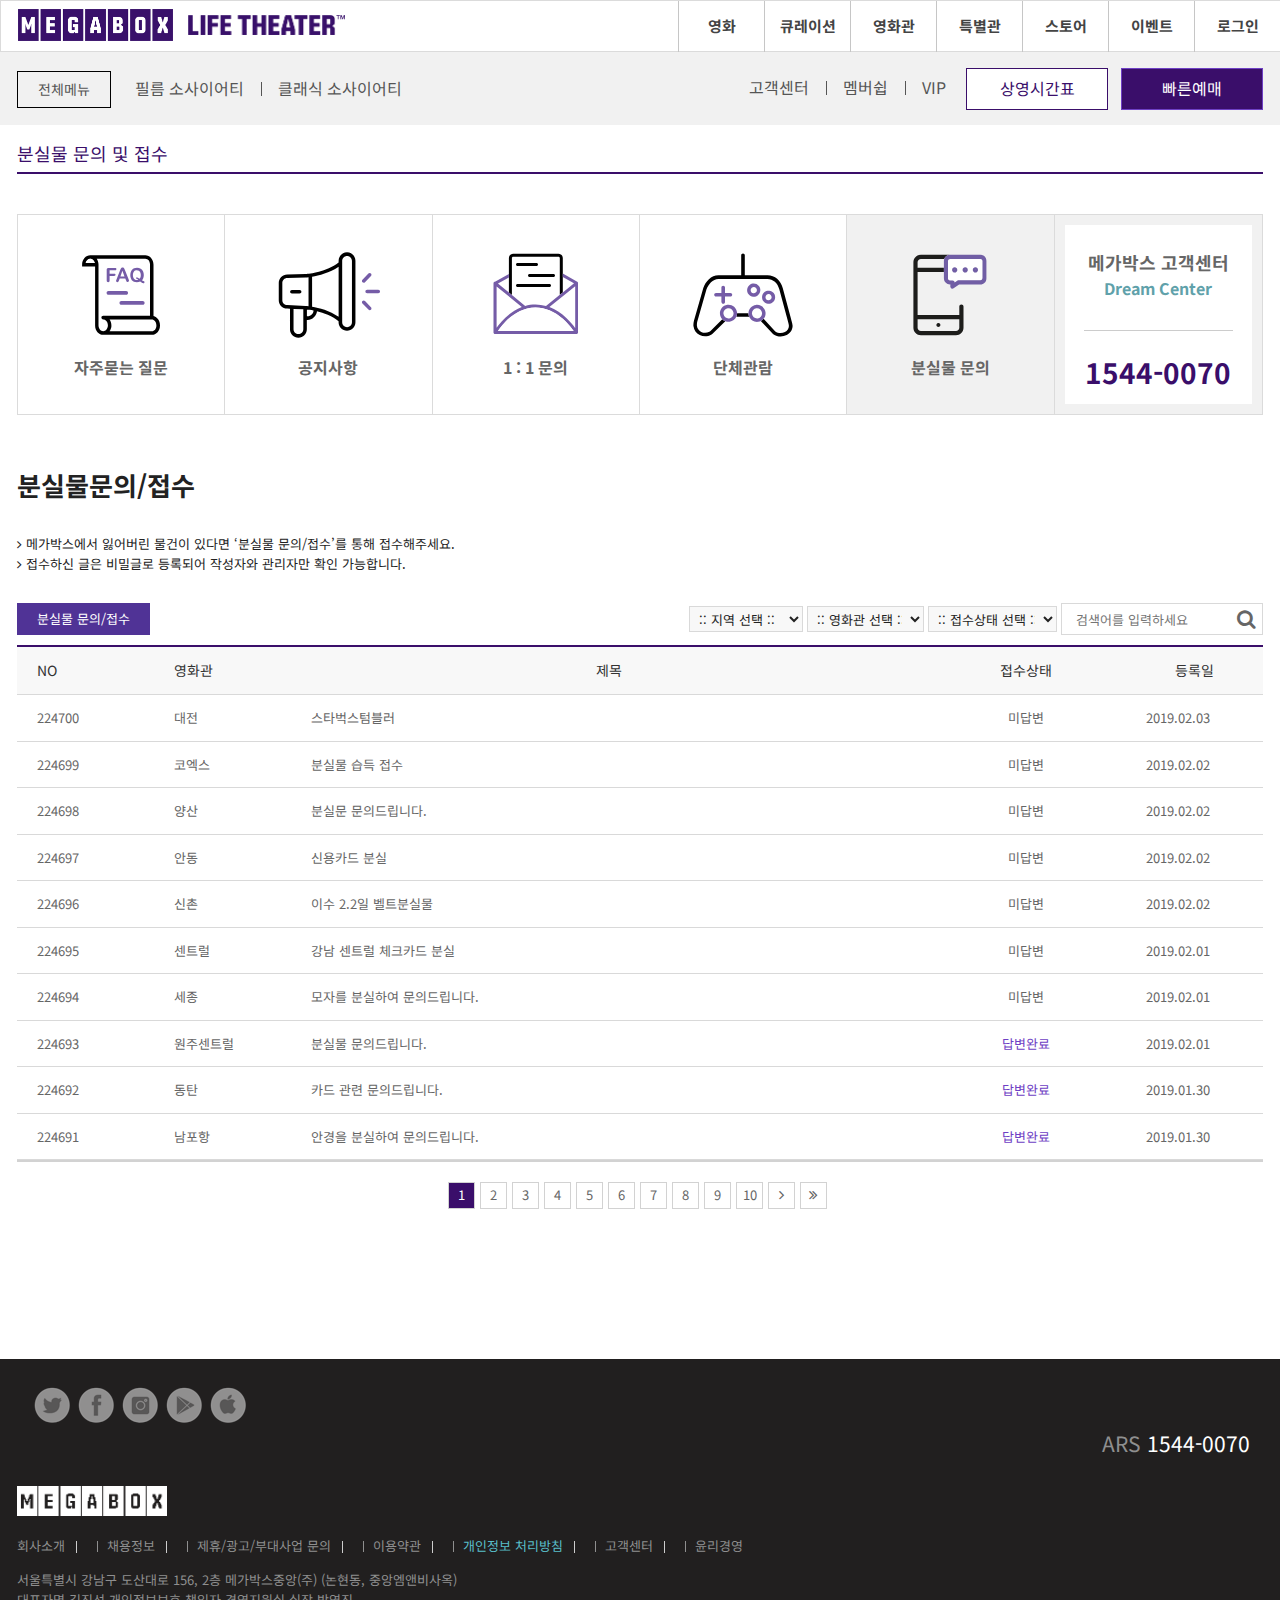
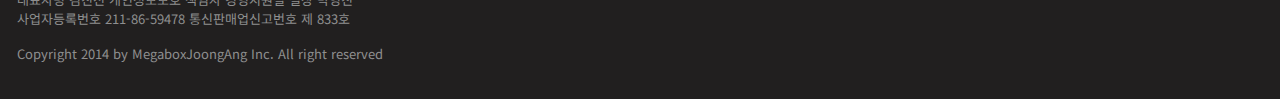
<file: custom/lost.html>
<!DOCTYPE html>
<html lang="ko">
<head>
    <meta charset="UTF-8">
    <meta name="viewport" content="width=device-width, initial-scale=1.0">
    <meta http-equiv="X-UA-Compatible" content="ie=edge">
    <meta name="author" content="wonwon">
    <meta name="description" content="메가박스 영화관 고객센터 사이트 샘플입니다.">
    <meta name="keywords" content="메가박스, 영화, 최신영화, 영화관, CGV, 롯데시네마">
    <title>분실물 문의 및 접수 - 메가박스</title>

    <!-- style -->
    <link rel="stylesheet" href="../assets/css/reset.css">
    <link rel="stylesheet" href="../assets/css/style.css">
    <link rel="stylesheet" href="../assets/css/font-awesome.css">

    <!-- 파비콘 -->
	<link rel="shortcut icon" href="../assets/icons/favicon64.png">
	<link rel="apple-touch-icon-precomposed" href="asset/icons/favicon152.png">
	<link rel="icon" href="../assets/icons/favicon152.png">
	<link rel="icon" href="../assets/icons/favicon16.png" sizes="16x16">
	<link rel="icon" href="../assets/icons/favicon32.png" sizes="32x32">
	<link rel="icon" href="../assets/icons/favicon48.png" sizes="48x48">
	<link rel="icon" href="../assets/icons/favicon64.png" sizes="64x64">
    <link rel="icon" href="../assets/icons/favicon128.png" sizes="128x128">

    <!-- 웹폰트 -->
    <link href="https://fonts.googleapis.com/css?family=Noto+Sans+KR:100,300,400,500,700,900" rel="stylesheet">

    <!-- HTML5shiv ie6~8 -->
	<!-- [if lt IE 9]>
		<script src="js/html5shiv.min.js"></script>
		<script type="text/javascript">
		alert("현재 당신이 보는 브라우저는 지원하지 않습니다. 최신 브라우저로 업데이트해주세요!")
		</script>
    <! [endif]-->
</head>
<body>
    <!-- 스킵 내비게이션 -->
        <div id="skip">
            <a rel="bookmark" href="#"></a>
        </div>
    <!-- //스킵 내비게이션 -->

    <!-- 모바일 메뉴 -->
    <nav id="nNav">
        <div class="ham-wrap">
            <div class="ham"><span></span></div>
        </div>
        <span></span>
    </nav>
    <!-- //모바일 메뉴 -->

    <!-- header -->
    <header id="header" class="sub">
        <div class="container">
            <div class="row">
                <div class="header clearfix">
                    <h1>
                        <a href="../index.html">
                            <em><img src="../assets/img/logo.png" alt="MEGABOX"></em>
                            <strong><img src="../assets/img/logo_sub.png" alt="LIFE THEATER"></strong>
                        </a>
                    </h1>
                    <nav class="nav">
                        <ul class="clearfix">
                            <li><a href="#">영화</a></li>
                            <li><a href="curation.html">큐레이션</a></li>
                            <li><a href="#">영화관</a></li>
                            <li><a href="#">특별관</a></li>
                            <li><a href="membership.html">스토어</a></li>
                            <li><a href="#">이벤트</a></li>
                            <li><a href="#">로그인</a></li>
                        </ul>
                    </nav>
                </div>
            </div>
        </div>
    </header>
    <!-- //header -->

    <!-- banner -->
    <section id="banner" class="sub">
        <div class="banner_menu sub">
            <h2 class="ir_su">배너 영역</h2>
            <div class="container">
                <div class="row">
                    <div class="bm_left">
                        <ul>
                            <li class="total"><a href="#">전체메뉴</a></li>
                            <li class="right_bar"><a href="#">필름 소사이어티</a></li>
                            <li><a href="#">클래식 소사이어티</a></li>
                        </ul>
                    </div>
                    <div class="bm_right">
                        <ul>
                            <li class="right_bar"><a href="faq.html">고객센터</a></li>
                            <li class="right_bar"><a href="membership.html">멤버쉽</a></li>
                            <li><a href="#">VIP</a></li>
                        </ul>
                        <ul class="btn_box">
                            <li class="white"><a href="#">상영시간표</a></li>
                            <li class="purple"><a href="#">빠른예매</a></li>
                        </ul>
                    </div>
                </div>
            </div>
        </div>
    </section>
    <!-- //banner -->

    <!-- sub_title -->
    <div id="sub_title">
        <div class="container">
            <div class="row">
                <div class="sub_title">
                    <h2>분실물 문의 및 접수</h2>
                </div>
            </div>
        </div>
    </div>
    <!-- //sub_title -->

    <section id="contents">
        <div class="container">
            <div class="row">
                <div class="custom_title">
                    <ul>
                        <li>
                            <a href="faq.html">
                                    <span class="img_svg">
                                        <svg version="1.1" id="Layer_1" xmlns="http://www.w3.org/2000/svg" xmlns:xlink="http://www.w3.org/1999/xlink" x="0px" y="0px"
                                            viewBox="0 0 120 120" style="enable-background:new 0 0 120 120;" xml:space="preserve">
                                            <g>
                                                <polygon style="fill:none;" points="199.9,54.4 211.1,45.3 210.9,45.2 199.9,45.2 	"/>
                                                <polygon style="fill:none;" points="135.5,45.2 134.9,45.6 145.9,54.6 145.9,45.2 	"/>
                                                <polygon style="fill:#FFFFFF;" points="210.9,45.2 199.9,39 199.9,45.2 	"/>
                                                <polygon style="fill:#FFFFFF;" points="145.9,39.4 135.5,45.2 145.9,45.2 	"/>
                                                <path style="fill:#FFFFFF;" d="M196.9,20c0-0.7-0.6-1.3-1.3-1.3h-45.3c-0.7,0-1.3,0.6-1.3,1.3v37L162.2,68c3.2-0.9,6.7-1.4,10.3-1.4
                                                    c3.5,0,7,0.5,10.5,1.5l13.9-11.2V20z M165,37.5c0-0.8,0.7-1.5,1.5-1.5h24c0.8,0,1.5,0.7,1.5,1.5s-0.7,1.5-1.5,1.5h-24
                                                    C165.7,39,165,38.3,165,37.5z M154.5,28c-0.8,0-1.5-0.7-1.5-1.5s0.7-1.5,1.5-1.5h19c0.8,0,1.5,0.7,1.5,1.5s-0.7,1.5-1.5,1.5H154.5z
                                                        M186.5,49h-32c-0.8,0-1.5-0.7-1.5-1.5s0.7-1.5,1.5-1.5h32c0.8,0,1.5,0.7,1.5,1.5S187.3,49,186.5,49z"/>
                                                <path d="M145.9,39.4v5.8v9.4l3,2.5V20c0-0.7,0.6-1.3,1.3-1.3h45.3c0.7,0,1.3,0.6,1.3,1.3v36.8l3-2.4v-9.2V39v-3.4V20
                                                    c0-2.4-1.9-4.3-4.3-4.3h-45.3c-2.4,0-4.3,1.9-4.3,4.3v15.9V39.4z"/>
                                                <path style="fill:#FFFFFF;" d="M186.4,69.1c6,2.3,11.8,6,17.2,11.1c3.8,3.6,6.7,7.1,8.5,9.7V48.4L186.4,69.1z"/>
                                                <path style="fill:#FFFFFF;" d="M133.6,48.4v41.3c4-5.7,12.6-16,25.2-20.7L133.6,48.4z"/>
                                                <path style="fill:#755CA7;" d="M214.6,44.1l0.1-0.2l-14.9-8.4V39l11.1,6.2l0.2,0.1l-11.3,9.1l-3,2.4L183,68c-3.4-1-6.9-1.5-10.5-1.5
                                                    c-3.7,0-7.1,0.5-10.3,1.4L148.9,57l-3-2.5l-11-9l0.6-0.3l10.4-5.8v-3.4L132,43.7c-0.2,0-0.4,0-0.6,0.1c-0.5,0.2-0.9,0.8-0.9,1.4
                                                    v49.3c0,0.8,0.7,1.5,1.5,1.5h0.2h81.1h0.2c0.8,0,1.5-0.7,1.5-1.5V45.2C215.1,44.8,215,44.4,214.6,44.1z M212.1,89.9
                                                    c-1.9-2.6-4.7-6.1-8.5-9.7c-5.4-5.1-11.2-8.8-17.2-11.1l25.8-20.8V89.9z M210.7,93H135c4.2-6.2,17.5-23.5,37.5-23.5
                                                    C192.6,69.5,206.3,86.7,210.7,93z M133.6,89.7V48.4L158.8,69C146.2,73.8,137.6,84,133.6,89.7z"/>
                                                <path style="fill:#FFFFFF;" d="M172.5,69.5c-20,0-33.4,17.2-37.5,23.5h75.7C206.3,86.7,192.6,69.5,172.5,69.5z"/>
                                                <path d="M175,26.5c0-0.8-0.7-1.5-1.5-1.5h-19c-0.8,0-1.5,0.7-1.5,1.5s0.7,1.5,1.5,1.5h19C174.3,28,175,27.3,175,26.5z"/>
                                                <path d="M190.5,39c0.8,0,1.5-0.7,1.5-1.5s-0.7-1.5-1.5-1.5h-24c-0.8,0-1.5,0.7-1.5,1.5s0.7,1.5,1.5,1.5H190.5z"/>
                                                <path d="M186.5,46h-32c-0.8,0-1.5,0.7-1.5,1.5s0.7,1.5,1.5,1.5h32c0.8,0,1.5-0.7,1.5-1.5S187.3,46,186.5,46z"/>
                                                <path style="fill:#FFFFFF;" d="M261.3,167.3c0.8,0.1,1.6-0.2,2.3-0.7c0.6-0.5,1-1.3,1.1-2.1c0.1-0.8-0.2-1.6-0.7-2.3c-0.5-0.6-1.3-1-2.1-1.1
                                                    c-0.1,0-0.2,0-0.3,0c-0.7,0-1.4,0.2-1.9,0.7c-0.6,0.5-1,1.3-1.1,2.1c-0.1,0.8,0.2,1.6,0.7,2.3C259.7,166.8,260.5,167.2,261.3,167.3
                                                    z"/>
                                                <path style="fill:#FFFFFF;" d="M246.5,160.2c0.8,0.1,1.6-0.2,2.3-0.7c1.3-1.1,1.5-3,0.5-4.4c-0.6-0.8-1.5-1.2-2.4-1.2c-0.7,0-1.4,0.2-2,0.7
                                                    c-1.3,1.1-1.5,3-0.5,4.4C244.9,159.7,245.6,160.1,246.5,160.2z"/>
                                                <path style="fill:#FFFFFF;" d="M220.4,171.9c4.7-0.6,9,2.7,9.6,7.4c0,0.3,0.1,0.6,0.1,1h11.4c0.1-4.2,3.2-7.8,7.4-8.3c4.7-0.6,9,2.7,9.6,7.4
                                                    c0.3,2.4-0.5,4.8-1.9,6.5l11.9,12.7c2.7,1.9,6.6,2.1,9.6,0.5c2.5-1.3,4-3.5,4-6.1c0-1-0.7-3.8-1.1-5.1c-0.2-0.9-0.4-1.3-0.4-1.6
                                                    l-8.1-29.9c-1.5-6.2-6.3-10.4-11.9-10.4h-49c-5.6,0-10.1,5.4-11.9,10.4l-9.2,32.1c-0.3,1.1-0.5,2.2-0.4,3.3c0,0.5,0,0.9,0,1.1
                                                    c0.3,2.7,1.9,4.9,4.3,6.1c2.6,1.3,5.6,1.2,8.1-0.2c0.4-0.2,0.8-0.5,1.2-0.8l11.8-11.7c-1.2-1.3-2.1-2.9-2.3-4.8
                                                    C212.5,176.7,215.8,172.5,220.4,171.9z M255,163.5c0.2-1.8,1-3.3,2.4-4.4c1.4-1.1,3.1-1.6,4.8-1.4c1.8,0.2,3.3,1,4.4,2.4
                                                    s1.6,3.1,1.4,4.8c-0.2,1.8-1,3.3-2.4,4.4c-1.2,1-2.6,1.5-4.1,1.5c-0.2,0-0.5,0-0.7,0c-1.8-0.2-3.3-1-4.4-2.4S254.9,165.2,255,163.5
                                                    z M242.6,152c2.8-2.3,7-1.9,9.3,1c2.3,2.8,1.9,7-1,9.3c-1.2,1-2.6,1.5-4.1,1.5c-0.2,0-0.5,0-0.7,0c-1.8-0.2-3.3-1-4.4-2.4
                                                    C239.4,158.4,239.8,154.3,242.6,152z M207.4,161.9c0-1,0.8-1.8,1.8-1.8h5.4v-5.4c0-1,0.8-1.8,1.8-1.8s1.8,0.8,1.8,1.8v5.4h5.4
                                                    c1,0,1.8,0.8,1.8,1.8s-0.8,1.8-1.8,1.8H218v5.4c0,1-0.8,1.8-1.8,1.8s-1.8-0.8-1.8-1.8v-5.4h-5.4
                                                    C208.2,163.7,207.4,162.9,207.4,161.9z"/>
                                                <path class="st3" d="M284.3,186.9c-0.1-0.5-0.3-1-0.3-1.2l-8.2-30.4c-1.9-7.8-8-13-15.3-13h-22.8c0-0.1,0-0.1,0-0.2v-19.9
                                                    c0-1-0.8-1.8-1.8-1.8s-1.8,0.8-1.8,1.8v19.9c0,0.1,0,0.1,0,0.2h-22.8c-7.4,0-13,6.4-15.2,12.8l-9.2,32.3c-0.4,1.4-0.6,2.9-0.6,4.4
                                                    c0,1,0,1.3,0.1,1.4c0.5,3.9,2.7,7.1,6.2,8.8c3.6,1.8,7.9,1.7,11.4-0.3c0.6-0.3,1.2-0.7,1.7-1.2l12.5-12.3c-1.1-0.5-2.1-1.1-3-2
                                                    l-11.8,11.7c-0.4,0.3-0.8,0.6-1.2,0.8c-2.5,1.4-5.5,1.5-8.1,0.2c-2.4-1.2-4-3.4-4.3-6.1c0-0.2,0-0.6,0-1.1c0-1.1,0.1-2.3,0.4-3.3
                                                    l9.2-32.1c1.8-5,6.3-10.4,11.9-10.4h49c5.6,0,10.4,4.1,11.9,10.4l8.1,29.9c0,0.3,0.2,0.7,0.4,1.6c0.4,1.3,1.1,4.1,1.1,5.1
                                                    c0,2.6-1.5,4.8-4,6.1c-3.1,1.6-6.9,1.3-9.6-0.5l-11.9-12.7c-0.7,0.9-1.7,1.6-2.8,2.2l12.2,13l0.3,0.2c2.2,1.6,4.8,2.3,7.4,2.3
                                                    c2,0,4.1-0.5,6-1.4c3.7-1.9,5.9-5.3,5.9-9.3C285.5,191.5,285,189.3,284.3,186.9z"/>
                                                <path style="fill:#000;" d="M241.5,181.4c-0.1-0.4-0.1-0.8-0.1-1.2h-11.4c0,1.2-0.2,2.4-0.7,3.5h12.8C241.9,183,241.6,182.2,241.5,181.4z"
                                                    />
                                                <path style="fill:#FFFFFF;" d="M226.5,179.7c-0.3-2.5-2.5-4.4-5-4.4c-0.2,0-0.4,0-0.6,0c-2.8,0.4-4.7,2.9-4.4,5.7c0.4,2.8,2.9,4.7,5.7,4.4
                                                    C224.9,185,226.9,182.4,226.5,179.7z"/>
                                                <path style="fill:#755CA7;" d="M230.1,180.2c0-0.3,0-0.6-0.1-1c-0.6-4.7-4.9-8-9.6-7.4c-4.7,0.6-8,4.9-7.4,9.6c0.2,1.9,1.1,3.5,2.3,4.8
                                                    c0.8,0.9,1.8,1.5,3,2c1,0.4,2.1,0.6,3.2,0.6c0.4,0,0.7,0,1.1-0.1c3.1-0.4,5.6-2.4,6.8-5.1C229.8,182.6,230.1,181.4,230.1,180.2z
                                                        M216.5,181c-0.4-2.8,1.6-5.3,4.4-5.7c0.2,0,0.4,0,0.6,0c2.5,0,4.7,1.9,5,4.4c0.4,2.8-1.6,5.3-4.4,5.7
                                                    C219.4,185.7,216.9,183.7,216.5,181z"/>
                                                <path style="fill:#FFFFFF;" d="M250.7,185.3c2.8-0.4,4.7-2.9,4.4-5.7c-0.3-2.5-2.5-4.4-5-4.4c-0.2,0-0.4,0-0.6,0c-2.8,0.4-4.7,2.9-4.4,5.7
                                                    C245.4,183.7,247.9,185.7,250.7,185.3z"/>
                                                <path style="fill:#755CA7;" d="M256.6,185.8c1.5-1.8,2.2-4.1,1.9-6.5c-0.6-4.7-4.9-8-9.6-7.4c-4.3,0.5-7.4,4.2-7.4,8.3c0,0.4,0,0.8,0.1,1.2
                                                    c0.1,0.8,0.3,1.6,0.6,2.3c1.3,3.1,4.4,5.2,7.9,5.2c0.4,0,0.7,0,1.1-0.1c1-0.1,1.9-0.4,2.7-0.8C254.9,187.4,255.8,186.7,256.6,185.8
                                                    z M245,181c-0.4-2.8,1.6-5.3,4.4-5.7c0.2,0,0.4,0,0.6,0c2.5,0,4.7,1.9,5,4.4c0.4,2.8-1.6,5.3-4.4,5.7
                                                    C247.9,185.7,245.4,183.7,245,181z"/>
                                                <path style="fill:#755CA7;" d="M214.5,169c0,1,0.8,1.8,1.8,1.8s1.8-0.8,1.8-1.8v-5.4h5.4c1,0,1.8-0.8,1.8-1.8s-0.8-1.8-1.8-1.8H218v-5.4
                                                    c0-1-0.8-1.8-1.8-1.8s-1.8,0.8-1.8,1.8v5.4h-5.4c-1,0-1.8,0.8-1.8,1.8s0.8,1.8,1.8,1.8h5.4V169z"/>
                                                <path style="fill:#755CA7;" d="M246.1,163.7c0.2,0,0.5,0,0.7,0c1.5,0,3-0.5,4.1-1.5c2.8-2.3,3.3-6.5,1-9.3c-2.3-2.8-6.5-3.3-9.3-1
                                                    c-2.8,2.3-3.3,6.5-1,9.3C242.8,162.6,244.3,163.5,246.1,163.7z M244.8,154.7c0.6-0.5,1.3-0.7,2-0.7c0.9,0,1.8,0.4,2.4,1.2
                                                    c1.1,1.3,0.9,3.3-0.5,4.4c-0.6,0.5-1.4,0.8-2.3,0.7c-0.8-0.1-1.6-0.5-2.1-1.1C243.3,157.7,243.5,155.8,244.8,154.7z"/>
                                                <path style="fill:#755CA7;" d="M260.9,170.8c0.2,0,0.5,0,0.7,0c1.5,0,3-0.5,4.1-1.5c1.4-1.1,2.2-2.7,2.4-4.4c0.2-1.8-0.3-3.5-1.4-4.8
                                                    s-2.7-2.2-4.4-2.4c-1.7-0.2-3.5,0.3-4.8,1.4c-1.4,1.1-2.2,2.7-2.4,4.4c-0.2,1.8,0.3,3.5,1.4,4.8S259.2,170.6,260.9,170.8z
                                                        M258.5,163.9c0.1-0.8,0.5-1.6,1.1-2.1c0.6-0.5,1.2-0.7,1.9-0.7c0.1,0,0.2,0,0.3,0c0.8,0.1,1.6,0.5,2.1,1.1
                                                    c0.5,0.6,0.8,1.5,0.7,2.3c-0.1,0.8-0.5,1.6-1.1,2.1c-0.6,0.5-1.5,0.8-2.3,0.7c-0.8-0.1-1.6-0.5-2.1-1.1
                                                    C258.7,165.5,258.4,164.7,258.5,163.9z"/>
                                                <polygon style="fill:none;" points="61.4,35.8 59.4,41.6 63.5,41.6 	"/>
                                                <path style="fill:none;" d="M75.9,45c0.5,0,0.9-0.1,1.4-0.3c-0.3-0.2-0.7-0.4-1.1-0.7c-0.4-0.2-0.7-0.4-0.9-0.5C75.1,43.4,75,43.2,75,43
                                                    c0-0.2,0.1-0.4,0.2-0.5c0.2-0.1,0.3-0.2,0.5-0.2c0.6,0,1.5,0.5,2.9,1.4c0.4-0.4,0.7-1,0.9-1.6c0.2-0.6,0.3-1.3,0.3-2.1
                                                    c0-1-0.2-1.9-0.5-2.6c-0.3-0.7-0.8-1.3-1.4-1.7s-1.3-0.6-2.1-0.6c-0.6,0-1.1,0.1-1.6,0.3c-0.5,0.2-0.9,0.5-1.2,0.9
                                                    c-0.3,0.4-0.6,0.9-0.8,1.5s-0.3,1.3-0.3,2.1c0,1.6,0.4,2.8,1.1,3.7C73.8,44.5,74.7,45,75.9,45z"/>
                                                <path style="fill:none;" d="M47,90.3c0-3.3-2.1-5.9-4.7-5.9c-1,0-1.8-0.8-1.8-1.8s0.8-1.8,1.8-1.8H89V29.7c0-1-0.2-1.9-0.5-2.7l-2.3-2.7
                                                    c-0.6-0.3-1.2-0.5-1.9-0.5H35.6c1.1,1.6,1.8,3.7,1.8,5.9v0.7v1.1v58.9c0,3.3,2.1,5.9,4.7,5.9S47,93.6,47,90.3z M81.7,69.6H60.3
                                                    c-1,0-1.8-0.8-1.8-1.8s0.8-1.8,1.8-1.8h21.5c1,0,1.8,0.8,1.8,1.8S82.7,69.6,81.7,69.6z M69.6,37.1c0.3-0.9,0.7-1.6,1.3-2.3
                                                    c0.6-0.6,1.3-1.1,2.1-1.4c0.8-0.3,1.8-0.5,2.8-0.5c1.4,0,2.7,0.3,3.7,0.9c1,0.6,1.8,1.4,2.3,2.5c0.5,1.1,0.8,2.3,0.8,3.8
                                                    c0,2.2-0.6,3.9-1.8,5.2c0.4,0.3,0.9,0.5,1.3,0.8s0.8,0.5,1,0.6s0.2,0.4,0.2,0.7c0,0.2-0.1,0.4-0.3,0.6c-0.2,0.2-0.4,0.3-0.7,0.3
                                                    c-0.2,0-0.5-0.1-0.8-0.2c-0.3-0.1-0.7-0.3-1.1-0.6c-0.4-0.3-0.9-0.6-1.4-0.9c-0.9,0.5-2,0.7-3.4,0.7c-1.1,0-2-0.2-2.9-0.5
                                                    c-0.9-0.3-1.6-0.8-2.1-1.5c-0.6-0.6-1-1.4-1.3-2.3s-0.4-1.9-0.4-2.9C69.1,38.9,69.3,38,69.6,37.1z M59,35.5
                                                    c0.1-0.3,0.2-0.6,0.4-0.9c0.1-0.4,0.3-0.7,0.5-0.9c0.2-0.2,0.4-0.4,0.6-0.6c0.3-0.1,0.6-0.2,1-0.2c0.4,0,0.7,0.1,1,0.2
                                                    c0.3,0.1,0.5,0.3,0.6,0.6c0.2,0.2,0.3,0.5,0.4,0.8c0.1,0.3,0.2,0.6,0.4,1.1l3.6,8.9c0.3,0.7,0.4,1.2,0.4,1.5c0,0.3-0.1,0.6-0.4,0.9
                                                    c-0.3,0.3-0.6,0.4-1,0.4c-0.2,0-0.4,0-0.6-0.1c-0.2-0.1-0.3-0.2-0.4-0.3c-0.1-0.1-0.2-0.3-0.3-0.6c-0.1-0.3-0.2-0.5-0.3-0.7
                                                    l-0.7-1.7h-5.6L58,45.4c-0.3,0.7-0.5,1.2-0.7,1.4s-0.5,0.4-0.9,0.4c-0.4,0-0.7-0.1-0.9-0.4c-0.3-0.3-0.4-0.6-0.4-0.9
                                                    c0-0.2,0-0.4,0.1-0.6c0.1-0.2,0.2-0.5,0.3-0.8L59,35.5z M45.8,34.8c0-0.4,0.1-0.7,0.2-1s0.3-0.4,0.6-0.6c0.3-0.1,0.6-0.2,1-0.2h6.6
                                                    c0.4,0,0.8,0.1,1,0.3s0.3,0.5,0.3,0.8c0,0.3-0.1,0.6-0.3,0.8s-0.5,0.3-1,0.3h-5.5v3.5h4.6c0.4,0,0.7,0.1,1,0.3
                                                    c0.2,0.2,0.3,0.4,0.3,0.8c0,0.3-0.1,0.6-0.3,0.8c-0.2,0.2-0.5,0.3-1,0.3h-4.6v4.6c0,0.6-0.1,1-0.4,1.3c-0.3,0.3-0.6,0.4-1,0.4
                                                    c-0.4,0-0.8-0.1-1-0.4s-0.4-0.7-0.4-1.3V34.8z M47.4,56.2h17.8c1,0,1.8,0.8,1.8,1.8s-0.8,1.8-1.8,1.8H47.4c-1,0-1.8-0.8-1.8-1.8
                                                    S46.4,56.2,47.4,56.2z"/>
                                                <path style="fill:#FFFFFF;" d="M90.8,84.4H48.6c1.1,1.6,1.8,3.7,1.8,5.9c0,0.3,0,0.6,0,0.9c0,0.1,0,0.2,0,0.3c0,0.2,0,0.4-0.1,0.6
                                                    c0,0.1,0,0.2-0.1,0.3c0,0.2-0.1,0.4-0.1,0.5c0,0.1-0.1,0.2-0.1,0.3c0,0.2-0.1,0.3-0.2,0.5c0,0.1-0.1,0.2-0.1,0.3
                                                    c-0.1,0.2-0.1,0.3-0.2,0.5c0,0.1-0.1,0.2-0.1,0.3c-0.1,0.2-0.2,0.4-0.3,0.6c0,0,0,0.1-0.1,0.1c-0.1,0.2-0.3,0.4-0.4,0.6h42.1
                                                    c2.6,0,4.7-2.6,4.7-5.9S93.4,84.4,90.8,84.4z"/>
                                                <path style="fill:#000;" d="M92.5,81.1V29.7c0-5.2-3.7-9.4-8.2-9.4h-55c-4.5,0-8.2,4.2-8.2,9.4v1.8h13v58.9c0,5.2,3.7,9.4,8.2,9.4h48.5
                                                    c4.5,0,8.2-4.2,8.2-9.4C99,85.8,96.2,82.1,92.5,81.1z M90.8,96.2H48.6c0.1-0.2,0.3-0.4,0.4-0.6c0,0,0-0.1,0.1-0.1
                                                    c0.1-0.2,0.2-0.4,0.3-0.6c0-0.1,0.1-0.2,0.1-0.3c0.1-0.2,0.1-0.3,0.2-0.5c0-0.1,0.1-0.2,0.1-0.3c0.1-0.2,0.1-0.3,0.2-0.5
                                                    c0-0.1,0.1-0.2,0.1-0.3c0-0.2,0.1-0.3,0.1-0.5c0-0.1,0-0.2,0.1-0.3c0-0.2,0.1-0.4,0.1-0.6c0-0.1,0-0.2,0-0.3c0-0.3,0-0.6,0-0.9
                                                    c0-2.2-0.7-4.3-1.8-5.9h42.1c2.6,0,4.7,2.6,4.7,5.9S93.4,96.2,90.8,96.2z M90.8,82.7L90.8,82.7L90.8,82.7z M90.8,29.7L90.8,29.7
                                                    L90.8,29.7z M29.2,23.8c2.1,0,3.9,1.8,4.5,4.2h-9.1C25.3,25.5,27.1,23.8,29.2,23.8z M37.5,90.3V31.4v-1.1v-0.7
                                                    c0-2.2-0.7-4.3-1.8-5.9h48.6c0.7,0,1.3,0.2,1.9,0.5c1,0.6,1.8,1.5,2.3,2.7c0.3,0.8,0.5,1.7,0.5,2.7v51.2H42.2c-1,0-1.8,0.8-1.8,1.8
                                                    s0.8,1.8,1.8,1.8c2.6,0,4.7,2.6,4.7,5.9s-2.1,5.9-4.7,5.9S37.5,93.6,37.5,90.3z"/>
                                                <path style="fill:#FFFFFF;" d="M86.2,24.3l2.3,2.7C88,25.8,87.2,24.8,86.2,24.3z"/>
                                                <path style="fill:#FFFFFF;" d="M33.8,27.9c-0.6-2.4-2.4-4.2-4.5-4.2s-3.9,1.8-4.5,4.2H33.8z"/>
                                                <line style="fill:none;stroke:#FFFFFF;stroke-width:0;stroke-linecap:round;stroke-linejoin:round;" x1="90.8" y1="82.7" x2="90.8" y2="82.7"/>
                                                <line style="fill:none;stroke:#FFFFFF;stroke-width:0;stroke-linecap:round;stroke-linejoin:round;" x1="90.8" y1="29.7" x2="90.8" y2="29.7"/>
                                                <path style="fill:#755CA7;" d="M47.2,47.2c0.4,0,0.7-0.1,1-0.4c0.3-0.3,0.4-0.7,0.4-1.3v-4.6h4.6c0.4,0,0.7-0.1,1-0.3
                                                    c0.2-0.2,0.3-0.4,0.3-0.8c0-0.3-0.1-0.6-0.3-0.8c-0.2-0.2-0.5-0.3-1-0.3h-4.6v-3.5h5.5c0.4,0,0.8-0.1,1-0.3s0.3-0.5,0.3-0.8
                                                    c0-0.3-0.1-0.6-0.3-0.8s-0.5-0.3-1-0.3h-6.6c-0.4,0-0.7,0.1-1,0.2c-0.3,0.1-0.4,0.3-0.6,0.6s-0.2,0.6-0.2,1v10.7
                                                    c0,0.6,0.1,1,0.4,1.3S46.8,47.2,47.2,47.2z"/>
                                                <path style="fill:#755CA7;" d="M55.1,45.9c0,0.3,0.1,0.6,0.4,0.9c0.3,0.3,0.6,0.4,0.9,0.4c0.4,0,0.7-0.1,0.9-0.4s0.4-0.7,0.7-1.4l0.7-1.8h5.6
                                                    l0.7,1.7c0.1,0.2,0.2,0.5,0.3,0.7c0.1,0.3,0.2,0.5,0.3,0.6c0.1,0.1,0.2,0.2,0.4,0.3c0.2,0.1,0.3,0.1,0.6,0.1c0.4,0,0.7-0.1,1-0.4
                                                    c0.3-0.3,0.4-0.6,0.4-0.9c0-0.3-0.1-0.8-0.4-1.5l-3.6-8.9c-0.2-0.4-0.3-0.8-0.4-1.1c-0.1-0.3-0.2-0.5-0.4-0.8
                                                    c-0.2-0.2-0.4-0.4-0.6-0.6c-0.3-0.1-0.6-0.2-1-0.2c-0.4,0-0.7,0.1-1,0.2c-0.3,0.1-0.5,0.3-0.6,0.6c-0.2,0.2-0.3,0.5-0.5,0.9
                                                    c-0.1,0.4-0.3,0.7-0.4,0.9l-3.5,9c-0.1,0.4-0.2,0.6-0.3,0.8C55.1,45.6,55.1,45.7,55.1,45.9z M61.4,35.8l2.1,5.7h-4.1L61.4,35.8z"/>
                                                <path style="fill:#755CA7;" d="M70.8,45.2c0.6,0.6,1.3,1.1,2.1,1.5c0.9,0.3,1.8,0.5,2.9,0.5c1.3,0,2.4-0.2,3.4-0.7c0.5,0.4,0.9,0.7,1.4,0.9
                                                    c0.4,0.3,0.8,0.5,1.1,0.6c0.3,0.1,0.6,0.2,0.8,0.2c0.3,0,0.5-0.1,0.7-0.3c0.2-0.2,0.3-0.4,0.3-0.6c0-0.3-0.1-0.5-0.2-0.7
                                                    s-0.5-0.4-1-0.6s-0.9-0.5-1.3-0.8c1.2-1.3,1.8-3,1.8-5.2c0-1.4-0.3-2.7-0.8-3.8c-0.5-1.1-1.3-1.9-2.3-2.5c-1-0.6-2.3-0.9-3.7-0.9
                                                    c-1.1,0-2,0.2-2.8,0.5c-0.8,0.3-1.5,0.8-2.1,1.4c-0.6,0.6-1,1.4-1.3,2.3c-0.3,0.9-0.5,1.9-0.5,2.9c0,1,0.1,2,0.4,2.9
                                                    S70.3,44.6,70.8,45.2z M72.2,37.9c0.2-0.6,0.5-1.1,0.8-1.5c0.3-0.4,0.8-0.7,1.2-0.9c0.5-0.2,1-0.3,1.6-0.3c0.8,0,1.5,0.2,2.1,0.6
                                                    s1.1,0.9,1.4,1.7c0.3,0.7,0.5,1.6,0.5,2.6c0,0.8-0.1,1.5-0.3,2.1c-0.2,0.6-0.5,1.1-0.9,1.6c-1.3-1-2.3-1.4-2.9-1.4
                                                    c-0.2,0-0.4,0.1-0.5,0.2C75.1,42.6,75,42.8,75,43c0,0.2,0.1,0.4,0.2,0.5c0.2,0.1,0.5,0.3,0.9,0.5c0.4,0.2,0.8,0.4,1.1,0.7
                                                    c-0.5,0.2-1,0.3-1.4,0.3c-1.1,0-2.1-0.4-2.8-1.3c-0.7-0.9-1.1-2.1-1.1-3.7C71.9,39.2,72,38.5,72.2,37.9z"/>
                                                <path style="fill:#755CA7;" d="M47.4,59.7h17.8c1,0,1.8-0.8,1.8-1.8s-0.8-1.8-1.8-1.8H47.4c-1,0-1.8,0.8-1.8,1.8S46.4,59.7,47.4,59.7z"/>
                                                <path style="fill:#755CA7;" d="M81.7,66.1H60.3c-1,0-1.8,0.8-1.8,1.8s0.8,1.8,1.8,1.8h21.5c1,0,1.8-0.8,1.8-1.8S82.7,66.1,81.7,66.1z"/>
                                            </g>
                                        </svg>
                                    </span>
                                <strong>자주묻는 질문</strong>
                            </a>
                        </li>
                        <li>
                            <a href="notice.html">
                                <span class="img_svg">
                                    <svg version="1.1" id="Layer_1" xmlns="http://www.w3.org/2000/svg" xmlns:xlink="http://www.w3.org/1999/xlink" x="0px" y="0px"
                                                viewBox="0 0 340.2 340.2" style="enable-background:new 0 0 340.2 340.2;" xml:space="preserve">
                                        <style type="text/css">
                                            .st0{fill:#FFFFFF;}
                                            .st1{fill:none;stroke:#FFFFFF;stroke-width:0;stroke-linecap:round;stroke-linejoin:round;}
                                            .st2{fill:#755CA7;}
                                        </style>
                                        <g>
                                            <path class="st0" d="M129,214.2c-7.9-1.5-14.5-2.3-18.9-2.7v19.1h1.9C121.2,230.6,128.7,223.3,129,214.2z"/>
                                            <path class="st0" d="M100.1,210.8l-27.7-1.3v57.6c0,7.6,6.2,13.8,13.9,13.8c7.6,0,13.9-6.2,13.9-13.8V210.8z"/>
                                            <path class="st0" d="M200.2,90.3c-25.6,17.5-55.9,25-75.2,28.1v84.9c19.5,3.2,49.8,10.8,75.2,28.5V90.3z"/>
                                            <path class="st0" d="M106.7,201.1c0,0,0.1,0,0.1,0c1.7,0.1,4.5,0.4,8,0.8v-82.1c-3.2,0.4-5.7,0.6-7.4,0.7c-0.1,0-0.2,0-0.2,0
                                                l-52.7,1.3c0,0-0.1,0-0.1,0c-7.6,0-13.9,6.2-13.9,13.9v49.1c0,7.6,6.2,13.8,13.9,13.8c0.1,0,0.2,0,0.2,0L106.7,201.1z M89.7,165.8
                                                h-22c-2.8,0-5-2.3-5-5s2.3-5,5-5h22c2.8,0,5,2.3,5,5S92.5,165.8,89.7,165.8z"/>
                                            <path class="st0" d="M224.1,59.2c-7.6,0-13.9,6.2-13.9,13.9v174.4c0,7.6,6.2,13.8,13.9,13.8s13.8-6.2,13.8-13.8V73.1
                                                C238,65.4,231.8,59.2,224.1,59.2z"/>
                                            <path d="M224.1,49.2c-13.2,0-23.9,10.7-23.9,23.9v4.7c-34.7,27.1-82.7,31.9-93.2,32.6l-52.6,1.3c-13.2,0-23.9,10.8-23.9,23.9v49.1
                                                c0,13.1,10.7,23.9,23.8,23.9l8,0.4v58.1c0,13.2,10.7,23.9,23.9,23.9c13.2,0,23.9-10.7,23.9-23.9v-26.4h1.9
                                                c14,0,25.5-10.7,26.9-24.3c18.9,4.5,42.1,12.8,61.2,27.9v3.2c0,13.2,10.7,23.9,23.9,23.9c13.2,0,23.9-10.7,23.9-23.9V73.1
                                                C248,59.9,237.3,49.2,224.1,49.2z M238,247.5c0,7.6-6.2,13.8-13.8,13.8s-13.9-6.2-13.9-13.8V73.1c0-7.6,6.2-13.9,13.9-13.9
                                                S238,65.4,238,73.1V247.5z M86.3,280.9c-7.6,0-13.9-6.2-13.9-13.8v-57.6l27.7,1.3v56.2C100.1,274.7,93.9,280.9,86.3,280.9z
                                                    M54.5,198.6c-7.6,0-13.9-6.2-13.9-13.8v-49.1c0-7.6,6.2-13.9,13.9-13.9c0,0,0.1,0,0.1,0l52.7-1.3c0.1,0,0.2,0,0.2,0
                                                c1.6-0.1,4.1-0.3,7.4-0.7v82.1c-3.6-0.4-6.3-0.6-8-0.8c0,0-0.1,0-0.1,0l-52-2.5C54.6,198.6,54.5,198.6,54.5,198.6z M110.2,211.5
                                                c4.4,0.4,11,1.2,18.9,2.7c-0.3,9.1-7.8,16.4-16.9,16.4h-1.9V211.5z M125,203.3v-84.9c19.3-3.1,49.6-10.6,75.2-28.1v141.5
                                                C174.8,214.1,144.5,206.5,125,203.3z M119.9,113.6L119.9,113.6L119.9,113.6z"/>
                                            <line class="st1" x1="119.9" y1="113.6" x2="119.9" y2="113.6"/>
                                            <path d="M89.7,155.7h-22c-2.8,0-5,2.3-5,5s2.3,5,5,5h22c2.8,0,5-2.3,5-5S92.5,155.7,89.7,155.7z"/>
                                            <path class="st2" d="M312.6,155.2h-31.5c-2.8,0-5,2.3-5,5s2.3,5,5,5h31.5c2.8,0,5-2.3,5-5S315.4,155.2,312.6,155.2z"/>
                                            <path class="st2" d="M275,187.1c-1.9-2-5.1-2.1-7.1-0.1c-2,1.9-2,5.1-0.1,7.1l16.9,17.4c1,1,2.3,1.5,3.6,1.5c1.3,0,2.5-0.5,3.5-1.4
                                                c2-1.9,2-5.1,0.1-7.1L275,187.1z"/>
                                            <path class="st2" d="M271.4,135.2c1.3,0,2.6-0.5,3.6-1.5l16.9-17.4c1.9-2,1.9-5.2-0.1-7.1c-2-1.9-5.2-1.9-7.1,0.1l-16.9,17.4
                                                c-1.9,2-1.9,5.2,0.1,7.1C268.9,134.7,270.1,135.2,271.4,135.2z"/>
                                        </g>
                                    </svg>
                                </span>
                                <strong>공지사항</strong>
                            </a>
                        </li>
                        <li>
                            <a href="1on1.html">
                                <span class="img_svg">
                                    <svg version="1.1" id="Layer_1" xmlns="http://www.w3.org/2000/svg" xmlns:xlink="http://www.w3.org/1999/xlink" x="0px" y="0px"
                                            viewBox="0 0 120 120" style="enable-background:new 0 0 120 120;" xml:space="preserve">
                                        <g>
                                            <polygon style="fill:none;" points="86.9,57.4 98.1,48.3 97.9,48.2 86.9,48.2"/>
                                            <polygon style="fill:none;" points="22.5,48.2 21.9,48.6 32.9,57.6 32.9,48.2"/>
                                            <polygon style="fill:#FFFFFF;" points="97.9,48.2 86.9,42 86.9,48.2"/>
                                            <polygon style="fill:#FFFFFF;" points="32.9,42.4 22.5,48.2 32.9,48.2"/>
                                            <path style="fill:#FFFFFF;" d="M83.9,23c0-0.7-0.6-1.3-1.3-1.3H37.2c-0.7,0-1.3,0.6-1.3,1.3v37L49.2,71c3.2-0.9,6.7-1.4,10.3-1.4
                                                c3.5,0,7,0.5,10.5,1.5l13.9-11.2V23z M52,40.5c0-0.8,0.7-1.5,1.5-1.5h24c0.8,0,1.5,0.7,1.5,1.5S78.3,42,77.5,42h-24
                                                C52.7,42,52,41.3,52,40.5z M41.5,31c-0.8,0-1.5-0.7-1.5-1.5s0.7-1.5,1.5-1.5h19c0.8,0,1.5,0.7,1.5,1.5S61.3,31,60.5,31H41.5z
                                                    M73.5,52h-32c-0.8,0-1.5-0.7-1.5-1.5s0.7-1.5,1.5-1.5h32c0.8,0,1.5,0.7,1.5,1.5S74.3,52,73.5,52z"/>
                                            <path d="M32.9,42.4v5.8v9.4l3,2.5V23c0-0.7,0.6-1.3,1.3-1.3h45.3c0.7,0,1.3,0.6,1.3,1.3v36.8l3-2.4v-9.2V42v-3.4V23
                                                c0-2.4-1.9-4.3-4.3-4.3H37.2c-2.4,0-4.3,1.9-4.3,4.3v15.9V42.4z"/>
                                            <path style="fill:#FFFFFF;" d="M73.4,72.1c6,2.3,11.8,6,17.2,11.1c3.8,3.6,6.7,7.1,8.5,9.7V51.4L73.4,72.1z"/>
                                            <path style="fill:#FFFFFF;" d="M20.6,51.4v41.3c4-5.7,12.6-16,25.2-20.7L20.6,51.4z"/>
                                            <path style="fill:#755CA7;" d="M101.6,47.1l0.1-0.2l-14.9-8.4V42l11.1,6.2l0.2,0.1l-11.3,9.1l-3,2.4L70,71c-3.4-1-6.9-1.5-10.5-1.5
                                                c-3.7,0-7.1,0.5-10.3,1.4L35.9,60l-3-2.5l-11-9l0.6-0.3l10.4-5.8v-3.4L19,46.7c-0.2,0-0.4,0-0.6,0.1c-0.5,0.2-0.9,0.8-0.9,1.4v49.3
                                                c0,0.8,0.7,1.5,1.5,1.5h0.2h81.1h0.2c0.8,0,1.5-0.7,1.5-1.5V48.2C102.1,47.8,102,47.4,101.6,47.1z M99.1,92.9
                                                c-1.9-2.6-4.7-6.1-8.5-9.7c-5.4-5.1-11.2-8.8-17.2-11.1l25.8-20.8V92.9z M97.7,96H22c4.2-6.2,17.5-23.5,37.5-23.5
                                                C79.6,72.5,93.3,89.7,97.7,96z M20.6,92.7V51.4L45.8,72C33.2,76.8,24.6,87,20.6,92.7z"/>
                                            <path style="fill:#FFFFFF;" d="M59.5,72.5c-20,0-33.4,17.2-37.5,23.5h75.7C93.3,89.7,79.6,72.5,59.5,72.5z"/>
                                            <path d="M62,29.5c0-0.8-0.7-1.5-1.5-1.5h-19c-0.8,0-1.5,0.7-1.5,1.5s0.7,1.5,1.5,1.5h19C61.3,31,62,30.3,62,29.5z"/>
                                            <path d="M77.5,42c0.8,0,1.5-0.7,1.5-1.5S78.3,39,77.5,39h-24c-0.8,0-1.5,0.7-1.5,1.5s0.7,1.5,1.5,1.5H77.5z"/>
                                            <path d="M73.5,49h-32c-0.8,0-1.5,0.7-1.5,1.5s0.7,1.5,1.5,1.5h32c0.8,0,1.5-0.7,1.5-1.5S74.3,49,73.5,49z"/>
                                        </g>
                                    </svg>
                                </span>
                                <strong>1 : 1 문의</strong>
                            </a>
                        </li>
                        <li>
                            <a href="rent.html">
                                    <span class="img_svg">
                                        <svg version="1.1" id="Layer_1" xmlns="http://www.w3.org/2000/svg" xmlns:xlink="http://www.w3.org/1999/xlink" x="0px" y="0px"
                                            viewBox="0 0 120 120" style="enable-background:new 0 0 120 120;" xml:space="preserve">
                                            <g>
                                                <polygon style="fill:none;" points="199.9,54.4 211.1,45.3 210.9,45.2 199.9,45.2 	"/>
                                                <polygon style="fill:none;" points="135.5,45.2 134.9,45.6 145.9,54.6 145.9,45.2 	"/>
                                                <polygon style="fill:#FFFFFF;" points="210.9,45.2 199.9,39 199.9,45.2 	"/>
                                                <polygon style="fill:#FFFFFF;" points="145.9,39.4 135.5,45.2 145.9,45.2 	"/>
                                                <path style="fill:#FFFFFF;" d="M196.9,20c0-0.7-0.6-1.3-1.3-1.3h-45.3c-0.7,0-1.3,0.6-1.3,1.3v37L162.2,68c3.2-0.9,6.7-1.4,10.3-1.4
                                                    c3.5,0,7,0.5,10.5,1.5l13.9-11.2V20z M165,37.5c0-0.8,0.7-1.5,1.5-1.5h24c0.8,0,1.5,0.7,1.5,1.5s-0.7,1.5-1.5,1.5h-24
                                                    C165.7,39,165,38.3,165,37.5z M154.5,28c-0.8,0-1.5-0.7-1.5-1.5s0.7-1.5,1.5-1.5h19c0.8,0,1.5,0.7,1.5,1.5s-0.7,1.5-1.5,1.5H154.5z
                                                        M186.5,49h-32c-0.8,0-1.5-0.7-1.5-1.5s0.7-1.5,1.5-1.5h32c0.8,0,1.5,0.7,1.5,1.5S187.3,49,186.5,49z"/>
                                                <path d="M145.9,39.4v5.8v9.4l3,2.5V20c0-0.7,0.6-1.3,1.3-1.3h45.3c0.7,0,1.3,0.6,1.3,1.3v36.8l3-2.4v-9.2V39v-3.4V20
                                                    c0-2.4-1.9-4.3-4.3-4.3h-45.3c-2.4,0-4.3,1.9-4.3,4.3v15.9V39.4z"/>
                                                <path style="fill:#FFFFFF;" d="M186.4,69.1c6,2.3,11.8,6,17.2,11.1c3.8,3.6,6.7,7.1,8.5,9.7V48.4L186.4,69.1z"/>
                                                <path style="fill:#FFFFFF;" d="M133.6,48.4v41.3c4-5.7,12.6-16,25.2-20.7L133.6,48.4z"/>
                                                <path style="fill:#755CA7;" d="M214.6,44.1l0.1-0.2l-14.9-8.4V39l11.1,6.2l0.2,0.1l-11.3,9.1l-3,2.4L183,68c-3.4-1-6.9-1.5-10.5-1.5
                                                    c-3.7,0-7.1,0.5-10.3,1.4L148.9,57l-3-2.5l-11-9l0.6-0.3l10.4-5.8v-3.4L132,43.7c-0.2,0-0.4,0-0.6,0.1c-0.5,0.2-0.9,0.8-0.9,1.4
                                                    v49.3c0,0.8,0.7,1.5,1.5,1.5h0.2h81.1h0.2c0.8,0,1.5-0.7,1.5-1.5V45.2C215.1,44.8,215,44.4,214.6,44.1z M212.1,89.9
                                                    c-1.9-2.6-4.7-6.1-8.5-9.7c-5.4-5.1-11.2-8.8-17.2-11.1l25.8-20.8V89.9z M210.7,93H135c4.2-6.2,17.5-23.5,37.5-23.5
                                                    C192.6,69.5,206.3,86.7,210.7,93z M133.6,89.7V48.4L158.8,69C146.2,73.8,137.6,84,133.6,89.7z"/>
                                                <path style="fill:#FFFFFF;" d="M172.5,69.5c-20,0-33.4,17.2-37.5,23.5h75.7C206.3,86.7,192.6,69.5,172.5,69.5z"/>
                                                <path d="M175,26.5c0-0.8-0.7-1.5-1.5-1.5h-19c-0.8,0-1.5,0.7-1.5,1.5s0.7,1.5,1.5,1.5h19C174.3,28,175,27.3,175,26.5z"/>
                                                <path d="M190.5,39c0.8,0,1.5-0.7,1.5-1.5s-0.7-1.5-1.5-1.5h-24c-0.8,0-1.5,0.7-1.5,1.5s0.7,1.5,1.5,1.5H190.5z"/>
                                                <path d="M186.5,46h-32c-0.8,0-1.5,0.7-1.5,1.5s0.7,1.5,1.5,1.5h32c0.8,0,1.5-0.7,1.5-1.5S187.3,46,186.5,46z"/>
                                                <path style="fill:#FFFFFF;" d="M85.3,65.3c0.8,0.1,1.6-0.2,2.3-0.7c0.6-0.5,1-1.3,1.1-2.1c0.1-0.8-0.2-1.6-0.7-2.3c-0.5-0.6-1.3-1-2.1-1.1
                                                    c-0.1,0-0.2,0-0.3,0c-0.7,0-1.4,0.2-1.9,0.7c-0.6,0.5-1,1.3-1.1,2.1c-0.1,0.8,0.2,1.6,0.7,2.3C83.7,64.8,84.5,65.2,85.3,65.3z"/>
                                                <path style="fill:#FFFFFF;" d="M70.5,58.2c0.8,0.1,1.6-0.2,2.3-0.7c1.3-1.1,1.5-3,0.5-4.4c-0.6-0.8-1.5-1.2-2.4-1.2c-0.7,0-1.4,0.2-2,0.7
                                                    c-1.3,1.1-1.5,3-0.5,4.4C68.9,57.7,69.6,58.1,70.5,58.2z"/>
                                                <path style="fill:#FFFFFF;" d="M44.4,69.9c4.7-0.6,9,2.7,9.6,7.4c0,0.3,0.1,0.6,0.1,1h11.4c0.1-4.2,3.2-7.8,7.4-8.3c4.7-0.6,9,2.7,9.6,7.4
                                                    c0.3,2.4-0.5,4.8-1.9,6.5l11.9,12.7c2.7,1.9,6.6,2.1,9.6,0.5c2.5-1.3,4-3.5,4-6.1c0-1-0.7-3.8-1.1-5.1c-0.2-0.9-0.4-1.3-0.4-1.6
                                                    l-8.1-29.9c-1.5-6.2-6.3-10.4-11.9-10.4h-49c-5.6,0-10.1,5.4-11.9,10.4l-9.2,32.1c-0.3,1.1-0.5,2.2-0.4,3.3c0,0.5,0,0.9,0,1.1
                                                    c0.3,2.7,1.9,4.9,4.3,6.1c2.6,1.3,5.6,1.2,8.1-0.2c0.4-0.2,0.8-0.5,1.2-0.8l11.8-11.7c-1.2-1.3-2.1-2.9-2.3-4.8
                                                    C36.5,74.7,39.8,70.5,44.4,69.9z M79,61.5c0.2-1.8,1-3.3,2.4-4.4c1.4-1.1,3.1-1.6,4.8-1.4c1.8,0.2,3.3,1,4.4,2.4s1.6,3.1,1.4,4.8
                                                    c-0.2,1.8-1,3.3-2.4,4.4c-1.2,1-2.6,1.5-4.1,1.5c-0.2,0-0.5,0-0.7,0c-1.8-0.2-3.3-1-4.4-2.4S78.9,63.2,79,61.5z M66.6,50
                                                    c2.8-2.3,7-1.9,9.3,1c2.3,2.8,1.9,7-1,9.3c-1.2,1-2.6,1.5-4.1,1.5c-0.2,0-0.5,0-0.7,0c-1.8-0.2-3.3-1-4.4-2.4
                                                    C63.4,56.4,63.8,52.3,66.6,50z M31.4,59.9c0-1,0.8-1.8,1.8-1.8h5.4v-5.4c0-1,0.8-1.8,1.8-1.8s1.8,0.8,1.8,1.8v5.4h5.4
                                                    c1,0,1.8,0.8,1.8,1.8s-0.8,1.8-1.8,1.8H42V67c0,1-0.8,1.8-1.8,1.8S38.5,68,38.5,67v-5.4h-5.4C32.2,61.7,31.4,60.9,31.4,59.9z"/>
                                                <path style="fill:#000000;" d="M108.3,84.9c-0.1-0.5-0.3-1-0.3-1.2l-8.2-30.4c-1.9-7.8-8-13-15.3-13H61.8c0-0.1,0-0.1,0-0.2V20.2
                                                    c0-1-0.8-1.8-1.8-1.8s-1.8,0.8-1.8,1.8v19.9c0,0.1,0,0.1,0,0.2H35.5c-7.4,0-13,6.4-15.2,12.8L11,85.4c-0.4,1.4-0.6,2.9-0.6,4.4
                                                    c0,1,0,1.3,0.1,1.4c0.5,3.9,2.7,7.1,6.2,8.8c3.6,1.8,7.9,1.7,11.4-0.3c0.6-0.3,1.2-0.7,1.7-1.2l12.5-12.3c-1.1-0.5-2.1-1.1-3-2
                                                    L27.5,95.9c-0.4,0.3-0.8,0.6-1.2,0.8c-2.5,1.4-5.5,1.5-8.1,0.2c-2.4-1.2-4-3.4-4.3-6.1c0-0.2,0-0.6,0-1.1c0-1.1,0.1-2.3,0.4-3.3
                                                    l9.2-32.1c1.8-5,6.3-10.4,11.9-10.4h49c5.6,0,10.4,4.1,11.9,10.4l8.1,29.9c0,0.3,0.2,0.7,0.4,1.6c0.4,1.3,1.1,4.1,1.1,5.1
                                                    c0,2.6-1.5,4.8-4,6.1c-3.1,1.6-6.9,1.3-9.6-0.5L80.6,83.8c-0.7,0.9-1.7,1.6-2.8,2.2L90,99l0.3,0.2c2.2,1.6,4.8,2.3,7.4,2.3
                                                    c2,0,4.1-0.5,6-1.4c3.7-1.9,5.9-5.3,5.9-9.3C109.5,89.5,109,87.3,108.3,84.9z"/>
                                                <path style="fill:#000000;" d="M65.5,79.4c-0.1-0.4-0.1-0.8-0.1-1.2H54.1c0,1.2-0.2,2.4-0.7,3.5h12.8C65.9,81,65.6,80.2,65.5,79.4z"/>
                                                <path style="fill:#FFFFFF;" d="M50.5,77.7c-0.3-2.5-2.5-4.4-5-4.4c-0.2,0-0.4,0-0.6,0c-2.8,0.4-4.7,2.9-4.4,5.7c0.4,2.8,2.9,4.7,5.7,4.4
                                                    C48.9,83,50.9,80.4,50.5,77.7z"/>
                                                <path style="fill:#755CA7;" d="M54.1,78.2c0-0.3,0-0.6-0.1-1c-0.6-4.7-4.9-8-9.6-7.4c-4.7,0.6-8,4.9-7.4,9.6c0.2,1.9,1.1,3.5,2.3,4.8
                                                    c0.8,0.9,1.8,1.5,3,2c1,0.4,2.1,0.6,3.2,0.6c0.4,0,0.7,0,1.1-0.1c3.1-0.4,5.6-2.4,6.8-5.1C53.8,80.6,54.1,79.4,54.1,78.2z M40.5,79
                                                    c-0.4-2.8,1.6-5.3,4.4-5.7c0.2,0,0.4,0,0.6,0c2.5,0,4.7,1.9,5,4.4c0.4,2.8-1.6,5.3-4.4,5.7C43.4,83.7,40.9,81.7,40.5,79z"/>
                                                <path style="fill:#FFFFFF;" d="M74.7,83.3c2.8-0.4,4.7-2.9,4.4-5.7c-0.3-2.5-2.5-4.4-5-4.4c-0.2,0-0.4,0-0.6,0c-2.8,0.4-4.7,2.9-4.4,5.7
                                                    C69.4,81.7,71.9,83.7,74.7,83.3z"/>
                                                <path style="fill:#755CA7;" d="M80.6,83.8c1.5-1.8,2.2-4.1,1.9-6.5c-0.6-4.7-4.9-8-9.6-7.4c-4.3,0.5-7.4,4.2-7.4,8.3c0,0.4,0,0.8,0.1,1.2
                                                    c0.1,0.8,0.3,1.6,0.6,2.3c1.3,3.1,4.4,5.2,7.9,5.2c0.4,0,0.7,0,1.1-0.1c1-0.1,1.9-0.4,2.7-0.8C78.9,85.4,79.8,84.7,80.6,83.8z
                                                        M69,79c-0.4-2.8,1.6-5.3,4.4-5.7c0.2,0,0.4,0,0.6,0c2.5,0,4.7,1.9,5,4.4c0.4,2.8-1.6,5.3-4.4,5.7C71.9,83.7,69.4,81.7,69,79z"/>
                                                <path style="fill:#755CA7;" d="M38.5,67c0,1,0.8,1.8,1.8,1.8S42,68,42,67v-5.4h5.4c1,0,1.8-0.8,1.8-1.8s-0.8-1.8-1.8-1.8H42v-5.4
                                                    c0-1-0.8-1.8-1.8-1.8s-1.8,0.8-1.8,1.8v5.4h-5.4c-1,0-1.8,0.8-1.8,1.8s0.8,1.8,1.8,1.8h5.4V67z"/>
                                                <path style="fill:#755CA7;" d="M70.1,61.7c0.2,0,0.5,0,0.7,0c1.5,0,3-0.5,4.1-1.5c2.8-2.3,3.3-6.5,1-9.3c-2.3-2.8-6.5-3.3-9.3-1
                                                    c-2.8,2.3-3.3,6.5-1,9.3C66.8,60.6,68.3,61.5,70.1,61.7z M68.8,52.7c0.6-0.5,1.3-0.7,2-0.7c0.9,0,1.8,0.4,2.4,1.2
                                                    c1.1,1.3,0.9,3.3-0.5,4.4c-0.6,0.5-1.4,0.8-2.3,0.7c-0.8-0.1-1.6-0.5-2.1-1.1C67.3,55.7,67.5,53.8,68.8,52.7z"/>
                                                <path style="fill:#755CA7;" d="M84.9,68.8c0.2,0,0.5,0,0.7,0c1.5,0,3-0.5,4.1-1.5c1.4-1.1,2.2-2.7,2.4-4.4c0.2-1.8-0.3-3.5-1.4-4.8
                                                    s-2.7-2.2-4.4-2.4c-1.7-0.2-3.5,0.3-4.8,1.4c-1.4,1.1-2.2,2.7-2.4,4.4c-0.2,1.8,0.3,3.5,1.4,4.8S83.2,68.6,84.9,68.8z M82.5,61.9
                                                    c0.1-0.8,0.5-1.6,1.1-2.1c0.6-0.5,1.2-0.7,1.9-0.7c0.1,0,0.2,0,0.3,0c0.8,0.1,1.6,0.5,2.1,1.1c0.5,0.6,0.8,1.5,0.7,2.3
                                                    c-0.1,0.8-0.5,1.6-1.1,2.1c-0.6,0.5-1.5,0.8-2.3,0.7c-0.8-0.1-1.6-0.5-2.1-1.1C82.7,63.5,82.4,62.7,82.5,61.9z"/>
                                            </g>
                                        </svg>
                                    </span>
                                <strong>단체관람</strong>
                            </a>
                        </li>
                        <li class="active">
                            <a href="lost.html">
                                    <span class="img_svg">
                                        <svg version="1.1" id="Layer_1" xmlns="http://www.w3.org/2000/svg" xmlns:xlink="http://www.w3.org/1999/xlink" x="0px" y="0px"
                                            viewBox="0 0 120 120" style="enable-background:new 0 0 120 120;" xml:space="preserve">
                                            <style type="text/css">
                                                .st0{fill:none;}
                                                .st1{fill:#FFFFFF;}
                                                .st2{fill:#755CA7;}
                                                .st3{fill:#1D1D1B;}
                                                .st4{fill:#715EA5;}
                                                .st5{fill:none;stroke:#FFFFFF;stroke-width:0;stroke-linecap:round;stroke-linejoin:round;}
                                                .st6{fill:none;stroke:#1D1D1B;stroke-width:0;stroke-linecap:round;stroke-linejoin:round;}
                                            </style>
                                            <g>
                                                <polygon class="st0" points="199.9,54.4 211.1,45.3 210.9,45.2 199.9,45.2 	"/>
                                                <polygon class="st0" points="135.5,45.2 134.9,45.6 145.9,54.6 145.9,45.2 	"/>
                                                <polygon class="st1" points="210.9,45.2 199.9,39 199.9,45.2 	"/>
                                                <polygon class="st1" points="145.9,39.4 135.5,45.2 145.9,45.2 	"/>
                                                <path class="st1" d="M196.9,20c0-0.7-0.6-1.3-1.3-1.3h-45.3c-0.7,0-1.3,0.6-1.3,1.3v37L162.2,68c3.2-0.9,6.7-1.4,10.3-1.4
                                                    c3.5,0,7,0.5,10.5,1.5l13.9-11.2V20z M165,37.5c0-0.8,0.7-1.5,1.5-1.5h24c0.8,0,1.5,0.7,1.5,1.5s-0.7,1.5-1.5,1.5h-24
                                                    C165.7,39,165,38.3,165,37.5z M154.5,28c-0.8,0-1.5-0.7-1.5-1.5s0.7-1.5,1.5-1.5h19c0.8,0,1.5,0.7,1.5,1.5s-0.7,1.5-1.5,1.5H154.5z
                                                        M186.5,49h-32c-0.8,0-1.5-0.7-1.5-1.5s0.7-1.5,1.5-1.5h32c0.8,0,1.5,0.7,1.5,1.5S187.3,49,186.5,49z"/>
                                                <path d="M145.9,39.4v5.8v9.4l3,2.5V20c0-0.7,0.6-1.3,1.3-1.3h45.3c0.7,0,1.3,0.6,1.3,1.3v36.8l3-2.4v-9.2V39v-3.4V20
                                                    c0-2.4-1.9-4.3-4.3-4.3h-45.3c-2.4,0-4.3,1.9-4.3,4.3v15.9V39.4z"/>
                                                <path class="st1" d="M186.4,69.1c6,2.3,11.8,6,17.2,11.1c3.8,3.6,6.7,7.1,8.5,9.7V48.4L186.4,69.1z"/>
                                                <path class="st1" d="M133.6,48.4v41.3c4-5.7,12.6-16,25.2-20.7L133.6,48.4z"/>
                                                <path class="st2" d="M214.6,44.1l0.1-0.2l-14.9-8.4V39l11.1,6.2l0.2,0.1l-11.3,9.1l-3,2.4L183,68c-3.4-1-6.9-1.5-10.5-1.5
                                                    c-3.7,0-7.1,0.5-10.3,1.4L148.9,57l-3-2.5l-11-9l0.6-0.3l10.4-5.8v-3.4L132,43.7c-0.2,0-0.4,0-0.6,0.1c-0.5,0.2-0.9,0.8-0.9,1.4
                                                    v49.3c0,0.8,0.7,1.5,1.5,1.5h0.2h81.1h0.2c0.8,0,1.5-0.7,1.5-1.5V45.2C215.1,44.8,215,44.4,214.6,44.1z M212.1,89.9
                                                    c-1.9-2.6-4.7-6.1-8.5-9.7c-5.4-5.1-11.2-8.8-17.2-11.1l25.8-20.8V89.9z M210.7,93H135c4.2-6.2,17.5-23.5,37.5-23.5
                                                    C192.6,69.5,206.3,86.7,210.7,93z M133.6,89.7V48.4L158.8,69C146.2,73.8,137.6,84,133.6,89.7z"/>
                                                <path class="st1" d="M172.5,69.5c-20,0-33.4,17.2-37.5,23.5h75.7C206.3,86.7,192.6,69.5,172.5,69.5z"/>
                                                <path d="M175,26.5c0-0.8-0.7-1.5-1.5-1.5h-19c-0.8,0-1.5,0.7-1.5,1.5s0.7,1.5,1.5,1.5h19C174.3,28,175,27.3,175,26.5z"/>
                                                <path d="M190.5,39c0.8,0,1.5-0.7,1.5-1.5s-0.7-1.5-1.5-1.5h-24c-0.8,0-1.5,0.7-1.5,1.5s0.7,1.5,1.5,1.5H190.5z"/>
                                                <path d="M186.5,46h-32c-0.8,0-1.5,0.7-1.5,1.5s0.7,1.5,1.5,1.5h32c0.8,0,1.5-0.7,1.5-1.5S187.3,46,186.5,46z"/>
                                                <path class="st1" d="M261.3,167.3c0.8,0.1,1.6-0.2,2.3-0.7c0.6-0.5,1-1.3,1.1-2.1c0.1-0.8-0.2-1.6-0.7-2.3c-0.5-0.6-1.3-1-2.1-1.1
                                                    c-0.1,0-0.2,0-0.3,0c-0.7,0-1.4,0.2-1.9,0.7c-0.6,0.5-1,1.3-1.1,2.1c-0.1,0.8,0.2,1.6,0.7,2.3C259.7,166.8,260.5,167.2,261.3,167.3
                                                    z"/>
                                                <path class="st1" d="M246.5,160.2c0.8,0.1,1.6-0.2,2.3-0.7c1.3-1.1,1.5-3,0.5-4.4c-0.6-0.8-1.5-1.2-2.4-1.2c-0.7,0-1.4,0.2-2,0.7
                                                    c-1.3,1.1-1.5,3-0.5,4.4C244.9,159.7,245.6,160.1,246.5,160.2z"/>
                                                <path class="st1" d="M220.4,171.9c4.7-0.6,9,2.7,9.6,7.4c0,0.3,0.1,0.6,0.1,1h11.4c0.1-4.2,3.2-7.8,7.4-8.3c4.7-0.6,9,2.7,9.6,7.4
                                                    c0.3,2.4-0.5,4.8-1.9,6.5l11.9,12.7c2.7,1.9,6.6,2.1,9.6,0.5c2.5-1.3,4-3.5,4-6.1c0-1-0.7-3.8-1.1-5.1c-0.2-0.9-0.4-1.3-0.4-1.6
                                                    l-8.1-29.9c-1.5-6.2-6.3-10.4-11.9-10.4h-49c-5.6,0-10.1,5.4-11.9,10.4l-9.2,32.1c-0.3,1.1-0.5,2.2-0.4,3.3c0,0.5,0,0.9,0,1.1
                                                    c0.3,2.7,1.9,4.9,4.3,6.1c2.6,1.3,5.6,1.2,8.1-0.2c0.4-0.2,0.8-0.5,1.2-0.8l11.8-11.7c-1.2-1.3-2.1-2.9-2.3-4.8
                                                    C212.5,176.7,215.8,172.5,220.4,171.9z M255,163.5c0.2-1.8,1-3.3,2.4-4.4c1.4-1.1,3.1-1.6,4.8-1.4c1.8,0.2,3.3,1,4.4,2.4
                                                    s1.6,3.1,1.4,4.8c-0.2,1.8-1,3.3-2.4,4.4c-1.2,1-2.6,1.5-4.1,1.5c-0.2,0-0.5,0-0.7,0c-1.8-0.2-3.3-1-4.4-2.4S254.9,165.2,255,163.5
                                                    z M242.6,152c2.8-2.3,7-1.9,9.3,1c2.3,2.8,1.9,7-1,9.3c-1.2,1-2.6,1.5-4.1,1.5c-0.2,0-0.5,0-0.7,0c-1.8-0.2-3.3-1-4.4-2.4
                                                    C239.4,158.4,239.8,154.3,242.6,152z M207.4,161.9c0-1,0.8-1.8,1.8-1.8h5.4v-5.4c0-1,0.8-1.8,1.8-1.8s1.8,0.8,1.8,1.8v5.4h5.4
                                                    c1,0,1.8,0.8,1.8,1.8s-0.8,1.8-1.8,1.8H218v5.4c0,1-0.8,1.8-1.8,1.8s-1.8-0.8-1.8-1.8v-5.4h-5.4
                                                    C208.2,163.7,207.4,162.9,207.4,161.9z"/>
                                                <path class="st3" d="M284.3,186.9c-0.1-0.5-0.3-1-0.3-1.2l-8.2-30.4c-1.9-7.8-8-13-15.3-13h-22.8c0-0.1,0-0.1,0-0.2v-19.9
                                                    c0-1-0.8-1.8-1.8-1.8s-1.8,0.8-1.8,1.8v19.9c0,0.1,0,0.1,0,0.2h-22.8c-7.4,0-13,6.4-15.2,12.8l-9.2,32.3c-0.4,1.4-0.6,2.9-0.6,4.4
                                                    c0,1,0,1.3,0.1,1.4c0.5,3.9,2.7,7.1,6.2,8.8c3.6,1.8,7.9,1.7,11.4-0.3c0.6-0.3,1.2-0.7,1.7-1.2l12.5-12.3c-1.1-0.5-2.1-1.1-3-2
                                                    l-11.8,11.7c-0.4,0.3-0.8,0.6-1.2,0.8c-2.5,1.4-5.5,1.5-8.1,0.2c-2.4-1.2-4-3.4-4.3-6.1c0-0.2,0-0.6,0-1.1c0-1.1,0.1-2.3,0.4-3.3
                                                    l9.2-32.1c1.8-5,6.3-10.4,11.9-10.4h49c5.6,0,10.4,4.1,11.9,10.4l8.1,29.9c0,0.3,0.2,0.7,0.4,1.6c0.4,1.3,1.1,4.1,1.1,5.1
                                                    c0,2.6-1.5,4.8-4,6.1c-3.1,1.6-6.9,1.3-9.6-0.5l-11.9-12.7c-0.7,0.9-1.7,1.6-2.8,2.2l12.2,13l0.3,0.2c2.2,1.6,4.8,2.3,7.4,2.3
                                                    c2,0,4.1-0.5,6-1.4c3.7-1.9,5.9-5.3,5.9-9.3C285.5,191.5,285,189.3,284.3,186.9z"/>
                                                <path class="st3" d="M241.5,181.4c-0.1-0.4-0.1-0.8-0.1-1.2h-11.4c0,1.2-0.2,2.4-0.7,3.5h12.8C241.9,183,241.6,182.2,241.5,181.4z"
                                                    />
                                                <path class="st1" d="M226.5,179.7c-0.3-2.5-2.5-4.4-5-4.4c-0.2,0-0.4,0-0.6,0c-2.8,0.4-4.7,2.9-4.4,5.7c0.4,2.8,2.9,4.7,5.7,4.4
                                                    C224.9,185,226.9,182.4,226.5,179.7z"/>
                                                <path class="st4" d="M230.1,180.2c0-0.3,0-0.6-0.1-1c-0.6-4.7-4.9-8-9.6-7.4c-4.7,0.6-8,4.9-7.4,9.6c0.2,1.9,1.1,3.5,2.3,4.8
                                                    c0.8,0.9,1.8,1.5,3,2c1,0.4,2.1,0.6,3.2,0.6c0.4,0,0.7,0,1.1-0.1c3.1-0.4,5.6-2.4,6.8-5.1C229.8,182.6,230.1,181.4,230.1,180.2z
                                                        M216.5,181c-0.4-2.8,1.6-5.3,4.4-5.7c0.2,0,0.4,0,0.6,0c2.5,0,4.7,1.9,5,4.4c0.4,2.8-1.6,5.3-4.4,5.7
                                                    C219.4,185.7,216.9,183.7,216.5,181z"/>
                                                <path class="st1" d="M250.7,185.3c2.8-0.4,4.7-2.9,4.4-5.7c-0.3-2.5-2.5-4.4-5-4.4c-0.2,0-0.4,0-0.6,0c-2.8,0.4-4.7,2.9-4.4,5.7
                                                    C245.4,183.7,247.9,185.7,250.7,185.3z"/>
                                                <path class="st4" d="M256.6,185.8c1.5-1.8,2.2-4.1,1.9-6.5c-0.6-4.7-4.9-8-9.6-7.4c-4.3,0.5-7.4,4.2-7.4,8.3c0,0.4,0,0.8,0.1,1.2
                                                    c0.1,0.8,0.3,1.6,0.6,2.3c1.3,3.1,4.4,5.2,7.9,5.2c0.4,0,0.7,0,1.1-0.1c1-0.1,1.9-0.4,2.7-0.8C254.9,187.4,255.8,186.7,256.6,185.8
                                                    z M245,181c-0.4-2.8,1.6-5.3,4.4-5.7c0.2,0,0.4,0,0.6,0c2.5,0,4.7,1.9,5,4.4c0.4,2.8-1.6,5.3-4.4,5.7
                                                    C247.9,185.7,245.4,183.7,245,181z"/>
                                                <path class="st4" d="M214.5,169c0,1,0.8,1.8,1.8,1.8s1.8-0.8,1.8-1.8v-5.4h5.4c1,0,1.8-0.8,1.8-1.8s-0.8-1.8-1.8-1.8H218v-5.4
                                                    c0-1-0.8-1.8-1.8-1.8s-1.8,0.8-1.8,1.8v5.4h-5.4c-1,0-1.8,0.8-1.8,1.8s0.8,1.8,1.8,1.8h5.4V169z"/>
                                                <path class="st4" d="M246.1,163.7c0.2,0,0.5,0,0.7,0c1.5,0,3-0.5,4.1-1.5c2.8-2.3,3.3-6.5,1-9.3c-2.3-2.8-6.5-3.3-9.3-1
                                                    c-2.8,2.3-3.3,6.5-1,9.3C242.8,162.6,244.3,163.5,246.1,163.7z M244.8,154.7c0.6-0.5,1.3-0.7,2-0.7c0.9,0,1.8,0.4,2.4,1.2
                                                    c1.1,1.3,0.9,3.3-0.5,4.4c-0.6,0.5-1.4,0.8-2.3,0.7c-0.8-0.1-1.6-0.5-2.1-1.1C243.3,157.7,243.5,155.8,244.8,154.7z"/>
                                                <path class="st4" d="M260.9,170.8c0.2,0,0.5,0,0.7,0c1.5,0,3-0.5,4.1-1.5c1.4-1.1,2.2-2.7,2.4-4.4c0.2-1.8-0.3-3.5-1.4-4.8
                                                    s-2.7-2.2-4.4-2.4c-1.7-0.2-3.5,0.3-4.8,1.4c-1.4,1.1-2.2,2.7-2.4,4.4c-0.2,1.8,0.3,3.5,1.4,4.8S259.2,170.6,260.9,170.8z
                                                        M258.5,163.9c0.1-0.8,0.5-1.6,1.1-2.1c0.6-0.5,1.2-0.7,1.9-0.7c0.1,0,0.2,0,0.3,0c0.8,0.1,1.6,0.5,2.1,1.1
                                                    c0.5,0.6,0.8,1.5,0.7,2.3c-0.1,0.8-0.5,1.6-1.1,2.1c-0.6,0.5-1.5,0.8-2.3,0.7c-0.8-0.1-1.6-0.5-2.1-1.1
                                                    C258.7,165.5,258.4,164.7,258.5,163.9z"/>
                                                <polygon class="st0" points="126.4,169.8 124.4,175.6 128.5,175.6 	"/>
                                                <path class="st0" d="M140.9,179c0.5,0,0.9-0.1,1.4-0.3c-0.3-0.2-0.7-0.4-1.1-0.7c-0.4-0.2-0.7-0.4-0.9-0.5
                                                    c-0.2-0.1-0.2-0.3-0.2-0.5c0-0.2,0.1-0.4,0.2-0.5c0.2-0.1,0.3-0.2,0.5-0.2c0.6,0,1.5,0.5,2.9,1.4c0.4-0.4,0.7-1,0.9-1.6
                                                    c0.2-0.6,0.3-1.3,0.3-2.1c0-1-0.2-1.9-0.5-2.6c-0.3-0.7-0.8-1.3-1.4-1.7s-1.3-0.6-2.1-0.6c-0.6,0-1.1,0.1-1.6,0.3
                                                    c-0.5,0.2-0.9,0.5-1.2,0.9c-0.3,0.4-0.6,0.9-0.8,1.5s-0.3,1.3-0.3,2.1c0,1.6,0.4,2.8,1.1,3.7C138.8,178.5,139.7,179,140.9,179z"/>
                                                <path class="st0" d="M112,224.3c0-3.3-2.1-5.9-4.7-5.9c-1,0-1.8-0.8-1.8-1.8s0.8-1.8,1.8-1.8H154v-51.2c0-1-0.2-1.9-0.5-2.7
                                                    l-2.3-2.7c-0.6-0.3-1.2-0.5-1.9-0.5h-48.6c1.1,1.6,1.8,3.7,1.8,5.9v0.7v1.1v58.9c0,3.3,2.1,5.9,4.7,5.9S112,227.6,112,224.3z
                                                        M146.7,203.6h-21.5c-1,0-1.8-0.8-1.8-1.8s0.8-1.8,1.8-1.8h21.5c1,0,1.8,0.8,1.8,1.8S147.7,203.6,146.7,203.6z M134.6,171.1
                                                    c0.3-0.9,0.7-1.6,1.3-2.3c0.6-0.6,1.3-1.1,2.1-1.4c0.8-0.3,1.8-0.5,2.8-0.5c1.4,0,2.7,0.3,3.7,0.9c1,0.6,1.8,1.4,2.3,2.5
                                                    c0.5,1.1,0.8,2.3,0.8,3.8c0,2.2-0.6,3.9-1.8,5.2c0.4,0.3,0.9,0.5,1.3,0.8s0.8,0.5,1,0.6s0.2,0.4,0.2,0.7c0,0.2-0.1,0.4-0.3,0.6
                                                    c-0.2,0.2-0.4,0.3-0.7,0.3c-0.2,0-0.5-0.1-0.8-0.2c-0.3-0.1-0.7-0.3-1.1-0.6c-0.4-0.3-0.9-0.6-1.4-0.9c-0.9,0.5-2,0.7-3.4,0.7
                                                    c-1.1,0-2-0.2-2.9-0.5c-0.9-0.3-1.6-0.8-2.1-1.5c-0.6-0.6-1-1.4-1.3-2.3s-0.4-1.9-0.4-2.9C134.1,172.9,134.3,172,134.6,171.1z
                                                        M124,169.5c0.1-0.3,0.2-0.6,0.4-0.9c0.1-0.4,0.3-0.7,0.5-0.9c0.2-0.2,0.4-0.4,0.6-0.6c0.3-0.1,0.6-0.2,1-0.2c0.4,0,0.7,0.1,1,0.2
                                                    c0.3,0.1,0.5,0.3,0.6,0.6c0.2,0.2,0.3,0.5,0.4,0.8c0.1,0.3,0.2,0.6,0.4,1.1l3.6,8.9c0.3,0.7,0.4,1.2,0.4,1.5c0,0.3-0.1,0.6-0.4,0.9
                                                    c-0.3,0.3-0.6,0.4-1,0.4c-0.2,0-0.4,0-0.6-0.1c-0.2-0.1-0.3-0.2-0.4-0.3c-0.1-0.1-0.2-0.3-0.3-0.6c-0.1-0.3-0.2-0.5-0.3-0.7
                                                    l-0.7-1.7h-5.6l-0.7,1.8c-0.3,0.7-0.5,1.2-0.7,1.4s-0.5,0.4-0.9,0.4c-0.4,0-0.7-0.1-0.9-0.4c-0.3-0.3-0.4-0.6-0.4-0.9
                                                    c0-0.2,0-0.4,0.1-0.6c0.1-0.2,0.2-0.5,0.3-0.8L124,169.5z M110.8,168.8c0-0.4,0.1-0.7,0.2-1s0.3-0.4,0.6-0.6c0.3-0.1,0.6-0.2,1-0.2
                                                    h6.6c0.4,0,0.8,0.1,1,0.3s0.3,0.5,0.3,0.8c0,0.3-0.1,0.6-0.3,0.8s-0.5,0.3-1,0.3h-5.5v3.5h4.6c0.4,0,0.7,0.1,1,0.3
                                                    c0.2,0.2,0.3,0.4,0.3,0.8c0,0.3-0.1,0.6-0.3,0.8c-0.2,0.2-0.5,0.3-1,0.3h-4.6v4.6c0,0.6-0.1,1-0.4,1.3c-0.3,0.3-0.6,0.4-1,0.4
                                                    c-0.4,0-0.8-0.1-1-0.4s-0.4-0.7-0.4-1.3V168.8z M112.4,190.2h17.8c1,0,1.8,0.8,1.8,1.8s-0.8,1.8-1.8,1.8h-17.8
                                                    c-1,0-1.8-0.8-1.8-1.8S111.4,190.2,112.4,190.2z"/>
                                                <path class="st1" d="M155.8,218.4h-42.1c1.1,1.6,1.8,3.7,1.8,5.9c0,0.3,0,0.6,0,0.9c0,0.1,0,0.2,0,0.3c0,0.2,0,0.4-0.1,0.6
                                                    c0,0.1,0,0.2-0.1,0.3c0,0.2-0.1,0.4-0.1,0.5c0,0.1-0.1,0.2-0.1,0.3c0,0.2-0.1,0.3-0.2,0.5c0,0.1-0.1,0.2-0.1,0.3
                                                    c-0.1,0.2-0.1,0.3-0.2,0.5c0,0.1-0.1,0.2-0.1,0.3c-0.1,0.2-0.2,0.4-0.3,0.6c0,0,0,0.1-0.1,0.1c-0.1,0.2-0.3,0.4-0.4,0.6h42.1
                                                    c2.6,0,4.7-2.6,4.7-5.9S158.4,218.4,155.8,218.4z"/>
                                                <path class="st3" d="M157.5,215.1v-51.5c0-5.2-3.7-9.4-8.2-9.4h-55c-4.5,0-8.2,4.2-8.2,9.4v1.8h13v58.9c0,5.2,3.7,9.4,8.2,9.4h48.5
                                                    c4.5,0,8.2-4.2,8.2-9.4C164,219.8,161.2,216.1,157.5,215.1z M155.8,230.2h-42.1c0.1-0.2,0.3-0.4,0.4-0.6c0,0,0-0.1,0.1-0.1
                                                    c0.1-0.2,0.2-0.4,0.3-0.6c0-0.1,0.1-0.2,0.1-0.3c0.1-0.2,0.1-0.3,0.2-0.5c0-0.1,0.1-0.2,0.1-0.3c0.1-0.2,0.1-0.3,0.2-0.5
                                                    c0-0.1,0.1-0.2,0.1-0.3c0-0.2,0.1-0.3,0.1-0.5c0-0.1,0-0.2,0.1-0.3c0-0.2,0.1-0.4,0.1-0.6c0-0.1,0-0.2,0-0.3c0-0.3,0-0.6,0-0.9
                                                    c0-2.2-0.7-4.3-1.8-5.9h42.1c2.6,0,4.7,2.6,4.7,5.9S158.4,230.2,155.8,230.2z M155.8,216.7L155.8,216.7L155.8,216.7z M155.8,163.7
                                                    L155.8,163.7L155.8,163.7z M94.2,157.8c2.1,0,3.9,1.8,4.5,4.2h-9.1C90.3,159.5,92.1,157.8,94.2,157.8z M102.5,224.3v-58.9v-1.1
                                                    v-0.7c0-2.2-0.7-4.3-1.8-5.9h48.6c0.7,0,1.3,0.2,1.9,0.5c1,0.6,1.8,1.5,2.3,2.7c0.3,0.8,0.5,1.7,0.5,2.7v51.2h-46.8
                                                    c-1,0-1.8,0.8-1.8,1.8s0.8,1.8,1.8,1.8c2.6,0,4.7,2.6,4.7,5.9s-2.1,5.9-4.7,5.9S102.5,227.6,102.5,224.3z"/>
                                                <path class="st1" d="M151.2,158.3l2.3,2.7C153,159.8,152.2,158.8,151.2,158.3z"/>
                                                <path class="st1" d="M98.8,161.9c-0.6-2.4-2.4-4.2-4.5-4.2s-3.9,1.8-4.5,4.2H98.8z"/>
                                                <line class="st5" x1="155.8" y1="216.7" x2="155.8" y2="216.7"/>
                                                <line class="st5" x1="155.8" y1="163.7" x2="155.8" y2="163.7"/>
                                                <path class="st4" d="M112.2,181.2c0.4,0,0.7-0.1,1-0.4c0.3-0.3,0.4-0.7,0.4-1.3v-4.6h4.6c0.4,0,0.7-0.1,1-0.3
                                                    c0.2-0.2,0.3-0.4,0.3-0.8c0-0.3-0.1-0.6-0.3-0.8c-0.2-0.2-0.5-0.3-1-0.3h-4.6v-3.5h5.5c0.4,0,0.8-0.1,1-0.3s0.3-0.5,0.3-0.8
                                                    c0-0.3-0.1-0.6-0.3-0.8s-0.5-0.3-1-0.3h-6.6c-0.4,0-0.7,0.1-1,0.2c-0.3,0.1-0.4,0.3-0.6,0.6s-0.2,0.6-0.2,1v10.7
                                                    c0,0.6,0.1,1,0.4,1.3S111.8,181.2,112.2,181.2z"/>
                                                <path class="st4" d="M120.1,179.9c0,0.3,0.1,0.6,0.4,0.9c0.3,0.3,0.6,0.4,0.9,0.4c0.4,0,0.7-0.1,0.9-0.4s0.4-0.7,0.7-1.4l0.7-1.8
                                                    h5.6l0.7,1.7c0.1,0.2,0.2,0.5,0.3,0.7c0.1,0.3,0.2,0.5,0.3,0.6c0.1,0.1,0.2,0.2,0.4,0.3c0.2,0.1,0.3,0.1,0.6,0.1
                                                    c0.4,0,0.7-0.1,1-0.4c0.3-0.3,0.4-0.6,0.4-0.9c0-0.3-0.1-0.8-0.4-1.5l-3.6-8.9c-0.2-0.4-0.3-0.8-0.4-1.1c-0.1-0.3-0.2-0.5-0.4-0.8
                                                    c-0.2-0.2-0.4-0.4-0.6-0.6c-0.3-0.1-0.6-0.2-1-0.2c-0.4,0-0.7,0.1-1,0.2c-0.3,0.1-0.5,0.3-0.6,0.6c-0.2,0.2-0.3,0.5-0.5,0.9
                                                    c-0.1,0.4-0.3,0.7-0.4,0.9l-3.5,9c-0.1,0.4-0.2,0.6-0.3,0.8C120.1,179.6,120.1,179.7,120.1,179.9z M126.4,169.8l2.1,5.7h-4.1
                                                    L126.4,169.8z"/>
                                                <path class="st4" d="M135.8,179.2c0.6,0.6,1.3,1.1,2.1,1.5c0.9,0.3,1.8,0.5,2.9,0.5c1.3,0,2.4-0.2,3.4-0.7c0.5,0.4,0.9,0.7,1.4,0.9
                                                    c0.4,0.3,0.8,0.5,1.1,0.6c0.3,0.1,0.6,0.2,0.8,0.2c0.3,0,0.5-0.1,0.7-0.3c0.2-0.2,0.3-0.4,0.3-0.6c0-0.3-0.1-0.5-0.2-0.7
                                                    s-0.5-0.4-1-0.6s-0.9-0.5-1.3-0.8c1.2-1.3,1.8-3,1.8-5.2c0-1.4-0.3-2.7-0.8-3.8c-0.5-1.1-1.3-1.9-2.3-2.5c-1-0.6-2.3-0.9-3.7-0.9
                                                    c-1.1,0-2,0.2-2.8,0.5c-0.8,0.3-1.5,0.8-2.1,1.4c-0.6,0.6-1,1.4-1.3,2.3c-0.3,0.9-0.5,1.9-0.5,2.9c0,1,0.1,2,0.4,2.9
                                                    S135.3,178.6,135.8,179.2z M137.2,171.9c0.2-0.6,0.5-1.1,0.8-1.5c0.3-0.4,0.8-0.7,1.2-0.9c0.5-0.2,1-0.3,1.6-0.3
                                                    c0.8,0,1.5,0.2,2.1,0.6s1.1,0.9,1.4,1.7c0.3,0.7,0.5,1.6,0.5,2.6c0,0.8-0.1,1.5-0.3,2.1c-0.2,0.6-0.5,1.1-0.9,1.6
                                                    c-1.3-1-2.3-1.4-2.9-1.4c-0.2,0-0.4,0.1-0.5,0.2c-0.2,0.1-0.2,0.3-0.2,0.5c0,0.2,0.1,0.4,0.2,0.5c0.2,0.1,0.5,0.3,0.9,0.5
                                                    c0.4,0.2,0.8,0.4,1.1,0.7c-0.5,0.2-1,0.3-1.4,0.3c-1.1,0-2.1-0.4-2.8-1.3c-0.7-0.9-1.1-2.1-1.1-3.7
                                                    C136.9,173.2,137,172.5,137.2,171.9z"/>
                                                <path class="st4" d="M112.4,193.7h17.8c1,0,1.8-0.8,1.8-1.8s-0.8-1.8-1.8-1.8h-17.8c-1,0-1.8,0.8-1.8,1.8S111.4,193.7,112.4,193.7z
                                                    "/>
                                                <path class="st4" d="M146.7,200.1h-21.5c-1,0-1.8,0.8-1.8,1.8s0.8,1.8,1.8,1.8h21.5c1,0,1.8-0.8,1.8-1.8S147.7,200.1,146.7,200.1z"
                                                    />
                                                <path class="st0" d="M27.6,84.3v8.4c0,1.8,1.5,3.3,3.3,3.3H66c1.8,0,3.3-1.5,3.3-3.3v-8.4H27.6z M49.6,91.6
                                                    c-0.9,0.7-2.2,0.5-2.8-0.4c-0.7-0.9-0.5-2.2,0.4-2.8c0.9-0.7,2.2-0.5,2.8,0.4C50.7,89.7,50.5,90.9,49.6,91.6z"/>
                                                <path class="st0" d="M27.6,27.3v5.5h26.3V26c0-0.7,0.1-1.3,0.3-2H30.9C29.1,24,27.6,25.5,27.6,27.3z"/>
                                                <line class="st6" x1="71.4" y1="82.2" x2="71.4" y2="82.2"/>
                                                <line class="st6" x1="25.5" y1="82.2" x2="25.5" y2="82.2"/>
                                                <line class="st6" x1="25.5" y1="34.9" x2="25.5" y2="34.9"/>
                                                <path class="st3" d="M53.9,32.8H27.6v-5.5c0-1.8,1.5-3.3,3.3-3.3h23.3c0.8-2.4,3.1-4.2,5.8-4.2H30.9c-4.1,0-7.5,3.4-7.5,7.5v65.4
                                                    c0,4.1,3.4,7.5,7.5,7.5H66c4.1,0,7.5-3.4,7.5-7.5V71.6c0-1.2-0.9-2.1-2.1-2.1s-2.1,0.9-2.1,2.1v8.5H27.6V37h26.3V32.8z M25.5,34.9
                                                    L25.5,34.9L25.5,34.9z M25.5,82.2L25.5,82.2L25.5,82.2z M66,96H30.9c-1.8,0-3.3-1.5-3.3-3.3v-8.4h41.7v8.4C69.3,94.5,67.8,96,66,96
                                                    z M71.4,82.2L71.4,82.2L71.4,82.2z"/>
                                                <path class="st3" d="M47.2,88.4c-0.9,0.7-1.1,1.9-0.4,2.8c0.7,0.9,1.9,1.1,2.8,0.4c0.9-0.7,1.1-1.9,0.4-2.8
                                                    C49.4,87.9,48.1,87.7,47.2,88.4z"/>
                                                <path class="st1" d="M90.4,24H66H60c-1.1,0-2,0.9-2,2v17.4c0,1.1,0.9,2,2,2h2.6c0.6,0,1.1,0.2,1.5,0.6c0.4,0.4,0.6,0.9,0.6,1.5
                                                    l0,0.1l2.7-1.9c0.3-0.2,0.8-0.4,1.2-0.4h21.9c1.1,0,2-0.9,2-2V26C92.4,24.9,91.5,24,90.4,24z M64.7,37.5c-1.4,0-2.6-1.2-2.6-2.6
                                                    s1.2-2.6,2.6-2.6c1.4,0,2.6,1.2,2.6,2.6S66.1,37.5,64.7,37.5z M75.2,37.5c-1.4,0-2.6-1.2-2.6-2.6s1.2-2.6,2.6-2.6
                                                    c1.4,0,2.6,1.2,2.6,2.6S76.7,37.5,75.2,37.5z M85.4,37.5c-1.4,0-2.6-1.2-2.6-2.6s1.2-2.6,2.6-2.6s2.6,1.2,2.6,2.6
                                                    S86.8,37.5,85.4,37.5z"/>
                                                <path class="st4" d="M90.4,19.8H66H60c-2.7,0-5,1.7-5.8,4.2c-0.2,0.6-0.3,1.3-0.3,2v6.8V37v6.3c0,3.4,2.7,6.1,6.1,6.1h0.4l-0.1,2.1
                                                    c0,0.8,0.4,1.5,1.1,1.9c0.3,0.2,0.7,0.3,1,0.3c0.4,0,0.8-0.1,1.2-0.4l5.5-3.8h21.2c3.4,0,6.1-2.7,6.1-6.1V26
                                                    C96.6,22.6,93.8,19.8,90.4,19.8z M92.4,43.3c0,1.1-0.9,2-2,2H68.5c-0.4,0-0.8,0.1-1.2,0.4l-2.7,1.9l0-0.1c0-0.6-0.2-1.1-0.6-1.5
                                                    c-0.4-0.4-0.9-0.6-1.5-0.6H60c-1.1,0-2-0.9-2-2V26c0-1.1,0.9-2,2-2H66h24.5c1.1,0,2,0.9,2,2V43.3z"/>
                                                <path class="st3" d="M64.8,34.9c0-0.1-0.1-0.2-0.2-0.2c-0.1,0-0.2,0.1-0.2,0.2C64.5,35.1,64.8,35.1,64.8,34.9z"/>
                                                <path class="st4" d="M67.3,34.9c0-1.4-1.2-2.6-2.6-2.6c-1.4,0-2.6,1.2-2.6,2.6s1.2,2.6,2.6,2.6C66.1,37.5,67.3,36.3,67.3,34.9z
                                                        M64.7,34.7c0.1,0,0.2,0.1,0.2,0.2c0,0.2-0.4,0.2-0.4,0C64.5,34.8,64.6,34.7,64.7,34.7z"/>
                                                <path class="st3" d="M75.2,34.7c-0.1,0-0.2,0.1-0.2,0.2c0,0.2,0.4,0.2,0.4,0C75.4,34.8,75.3,34.7,75.2,34.7z"/>
                                                <path class="st4" d="M75.2,32.3c-1.4,0-2.6,1.2-2.6,2.6s1.2,2.6,2.6,2.6c1.4,0,2.6-1.2,2.6-2.6S76.7,32.3,75.2,32.3z M75.1,34.9
                                                    c0-0.1,0.1-0.2,0.2-0.2s0.2,0.1,0.2,0.2C75.4,35.1,75.1,35.1,75.1,34.9z"/>
                                                <path class="st3" d="M85.4,34.7c-0.1,0-0.2,0.1-0.2,0.2c0,0.2,0.4,0.2,0.4,0C85.6,34.8,85.5,34.7,85.4,34.7z"/>
                                                <path class="st4" d="M85.4,32.3c-1.4,0-2.6,1.2-2.6,2.6s1.2,2.6,2.6,2.6s2.6-1.2,2.6-2.6S86.8,32.3,85.4,32.3z M85.2,34.9
                                                    c0-0.1,0.1-0.2,0.2-0.2s0.2,0.1,0.2,0.2C85.6,35.1,85.2,35.1,85.2,34.9z"/>
                                            </g>
                                        </svg>
                                    </span>
                                <strong>분실물 문의</strong>
                            </a>
                        </li>
                        <li class="last">
                            <em>메가박스 고객센터</em>
                            <strong>Dream Center</strong>
                            <a href="#">1544-0070</a>
                        </li>
                    </ul>
                </div>
                <div class="custom_text">
                    <h2 class="">분실물문의/접수</h2>
                    <ul class="mt30">
                        <li><i class="fa fa-angle-right" aria-hidden="true"></i> 메가박스에서 잃어버린 물건이 있다면 ‘분실물 문의/접수’를 통해 접수해주세요.</li>
                        <li><i class="fa fa-angle-right" aria-hidden="true"></i> 접수하신 글은 비밀글로 등록되어 작성자와 관리자만 확인 가능합니다.</li>
                    </ul>
                    <div class="tab_cont">
                        <div class="sub clearfix mt30">
                            <div class="quest">
                                <button type="button" title="등록" class="btn_s3"> 분실물 문의/접수</button>
                            </div>
                            <div class="search form_inline">
                                <div class="form_group">
                                    <label for="spot3" class="ir_su">지역 선택</label>
                                    <select name="spot3" id="spot3" title="지역 선택하기" class="ui_select1">
                                        <option value=""> :: 지역 선택 :: </option>
                                        <option value="10">서울</option>
                                        <option value="30">경기</option>
                                        <option value="35">인천</option>
                                        <option value="45">대전/충청/세종</option>
                                        <option value="55">부산/대구/경상</option>
                                        <option value="65">광주/전라</option>
                                        <option value="70">강원</option>
                                        <option value="80">제주</option>
                                    </select>
                                </div>
                                <div class="form_group">
                                    <label for="spot3" class="ir_su">영화관 선택</label>
                                    <select name="spot4" id="spot4" title="영화관 선택하기" class="ui_select1">
                                        <option value=""> :: 영화관 선택 :: </option>
                                        <option value="11">강남</option>
                                        <option value="12">강남대로</option>
                                        <option value="13">강동</option>
                                        <option value="14">군자</option>
                                        <option value="15">동대문</option>
                                        <option value="16">목동</option>
                                        <option value="17">센트럴</option>
                                        <option value="18">신촌</option>
                                    </select>
                                </div>
                                <div class="form_group">
                                    <label for="spot3" class="ir_su">접수상태 선택</label>
                                    <select name="spot4" id="spot4" title="접수상태 선택하기" class="ui_select1">
                                        <option value=""> :: 접수상태 선택 :: </option>
                                        <option value="20">미답번</option>
                                        <option value="21">답변완료</option>
                                    </select>
                                </div>
                                <input type="text" placeholder="검색어를 입력하세요" title="search" class="ui_input6">
                                <i class="fa fa-search" aria-hidden="true"></i>
                            </div>
                        </div>
                        <div class="table_style2 mt10">
                            <table class="table">
                                <caption></caption>
                                <colgroup>
                                    <col style="width: 11%">
                                    <col style="width: 11%">
                                    <col style="width: 51%">
                                    <col style="width: 16%">
                                    <col style="width: 11%">
                                </colgroup>
                                <thead>
                                    <tr>
                                        <th>NO</th>
                                        <th>영화관</th>
                                        <th class="ce">제목</th>
                                        <th class="ce">접수상태</th>
                                        <th class="ce">등록일</th>
                                    </tr>
                                </thead>
                                <tbody>
                                    <tr>
                                        <td>224700</td>
                                        <td>대전</td>
                                        <td>스타벅스텀블러</td>
                                        <td class="ce">미답변</td>
                                        <td>2019.02.03</td>
                                    </tr>
                                    <tr>
                                        <td>224699</td>
                                        <td>코엑스</td>
                                        <td>분실물 습득 접수</td>
                                        <td class="ce">미답변</td>
                                        <td>2019.02.02</td>
                                    </tr>
                                    <tr>
                                        <td>224698</td>
                                        <td>양산</td>
                                        <td>분실문 문의드립니다.</td>
                                        <td class="ce">미답변</td>
                                        <td>2019.02.02</td>
                                    </tr>
                                    <tr>
                                        <td>224697</td>
                                        <td>안동</td>
                                        <td>신용카드 분실</td>
                                        <td class="ce">미답변</td>
                                        <td>2019.02.02</td>
                                    </tr>
                                    <tr>
                                        <td>224696</td>
                                        <td>신촌</td>
                                        <td>이수 2.2일 벨트분실물</td>
                                        <td class="ce">미답변</td>
                                        <td>2019.02.02</td>
                                    </tr>
                                    <tr>
                                        <td>224695</td>
                                        <td>센트럴</td>
                                        <td>강남 센트럴 체크카드 분실</td>
                                        <td class="ce">미답변</td>
                                        <td>2019.02.01</td>
                                    </tr>
                                    <tr>
                                        <td>224694</td>
                                        <td>세종</td>
                                        <td>모자를 분실하여 문의드립니다.</td>
                                        <td class="ce">미답변</td>
                                        <td>2019.02.01</td>
                                    </tr>
                                    <tr>
                                        <td>224693</td>
                                        <td>원주센트럴</td>
                                        <td>분실물 문의드립니다.</td>
                                        <td class="blue ce">답변완료</td>
                                        <td>2019.02.01</td>
                                    </tr>
                                    <tr>
                                        <td>224692</td>
                                        <td>동탄</td>
                                        <td>카드 관련 문의드립니다.</td>
                                        <td class="blue ce">답변완료</td>
                                        <td>2019.01.30</td>
                                    </tr>
                                    <tr>
                                        <td>224691</td>
                                        <td>남포항</td>
                                        <td>안경을 분실하여 문의드립니다.</td>
                                        <td class="blue ce">답변완료</td>
                                        <td>2019.01.30</td>
                                    </tr>
                                </tbody>
                            </table>
                        </div>
                    </div>
                    <div class="number">
                        <ul>
                            <li class="active"><a href="#">1</a></li>
                            <li><a href="#">2</a></li>
                            <li><a href="#">3</a></li>
                            <li><a href="#">4</a></li>
                            <li><a href="#">5</a></li>
                            <li><a href="#">6</a></li>
                            <li><a href="#">7</a></li>
                            <li><a href="#">8</a></li>
                            <li><a href="#">9</a></li>
                            <li><a href="#">10</a></li>
                            <li><a href="#"><i class="fa fa-angle-right" aria-hidden="true"></i></a></li>
                            <li><a href="#"><i class="fa fa-angle-double-right" aria-hidden="true"></i></a></li>
                        </ul>
                    </div>
                </div>
                <div class="custom_question">
                </div>
            </div>
        </div>
    </section>

    <!-- footer -->
    <footer id="footer">
        <div id="footer_sns">
            <div class="container">
                <div class="row">
                    <div class="footer_sns clearfix">
                        <ul>
                            <li class="icon s1"><a href="#"><span class="ir_pm">트위터</span></a></li>
                            <li class="icon s2"><a href="#"><span class="ir_pm">페이스북</span></a></li>
                            <li class="icon s3"><a href="#"><span class="ir_pm">인스타그램</span></a></li>
                            <li class="icon s4"><a href="#"><span class="ir_pm">구글 플레이</span></a></li>
                            <li class="icon s5"><a href="#"><span class="ir_pm">아이폰 앱스토어</span></a></li>
                        </ul>
                        <div class="tel">
                            <a href="#">ARS <em>1544-0070</em></a>
                        </div>
                    </div>
                </div>
            </div>
        </div>
        <div id="footer_infor">
            <div class="container">
                <div class="row">
                    <div class="footer_infor">
                        <h2><img src="../assets/img/logo_footer.gif" alt="메가박스"></h2>
                        <ul>
                            <li><a href="#"  class="bar">회사소개</a></li>
                            <li><a href="#" class="bar">채용정보</a></li>
                            <li><a href="#" class="bar">제휴/광고/부대사업 문의</a></li>
                            <li><a href="#" class="bar">이용약관</a></li>
                            <li><a href="#" class="bar blue">개인정보 처리방침</a></li>
                            <li><a href="#" class="bar">고객센터</a></li>
                            <li><a href="#">윤리경영</a></li>
                        </ul>
                        <address>
                            <p>서울특별시 강남구 도산대로 156, 2층 메가박스중앙(주) (논현동, 중앙엠앤비사옥)<br><span class="bar2">대표자명 김진선</span> 개인정보보호 책임자 경영지원실 실장 박영진<br><span class="bar2">사업자등록번호 211-86-59478</span> 통신판매업신고번호 제 833호</p>
                            <p>Copyright 2014 by MegaboxJoongAng Inc. All right reserved</p>
                        </address>
                    </div>
                </div>
            </div>
        </div>
    </footer>
    <!-- //footer -->

    <!-- javascript Libraries -->
    <script src="../assets/js/jquery.min_1.12.4.js"></script>
    <script src="../assets/js/modernizr-custom.js"></script>
</body>
</html>
</file>
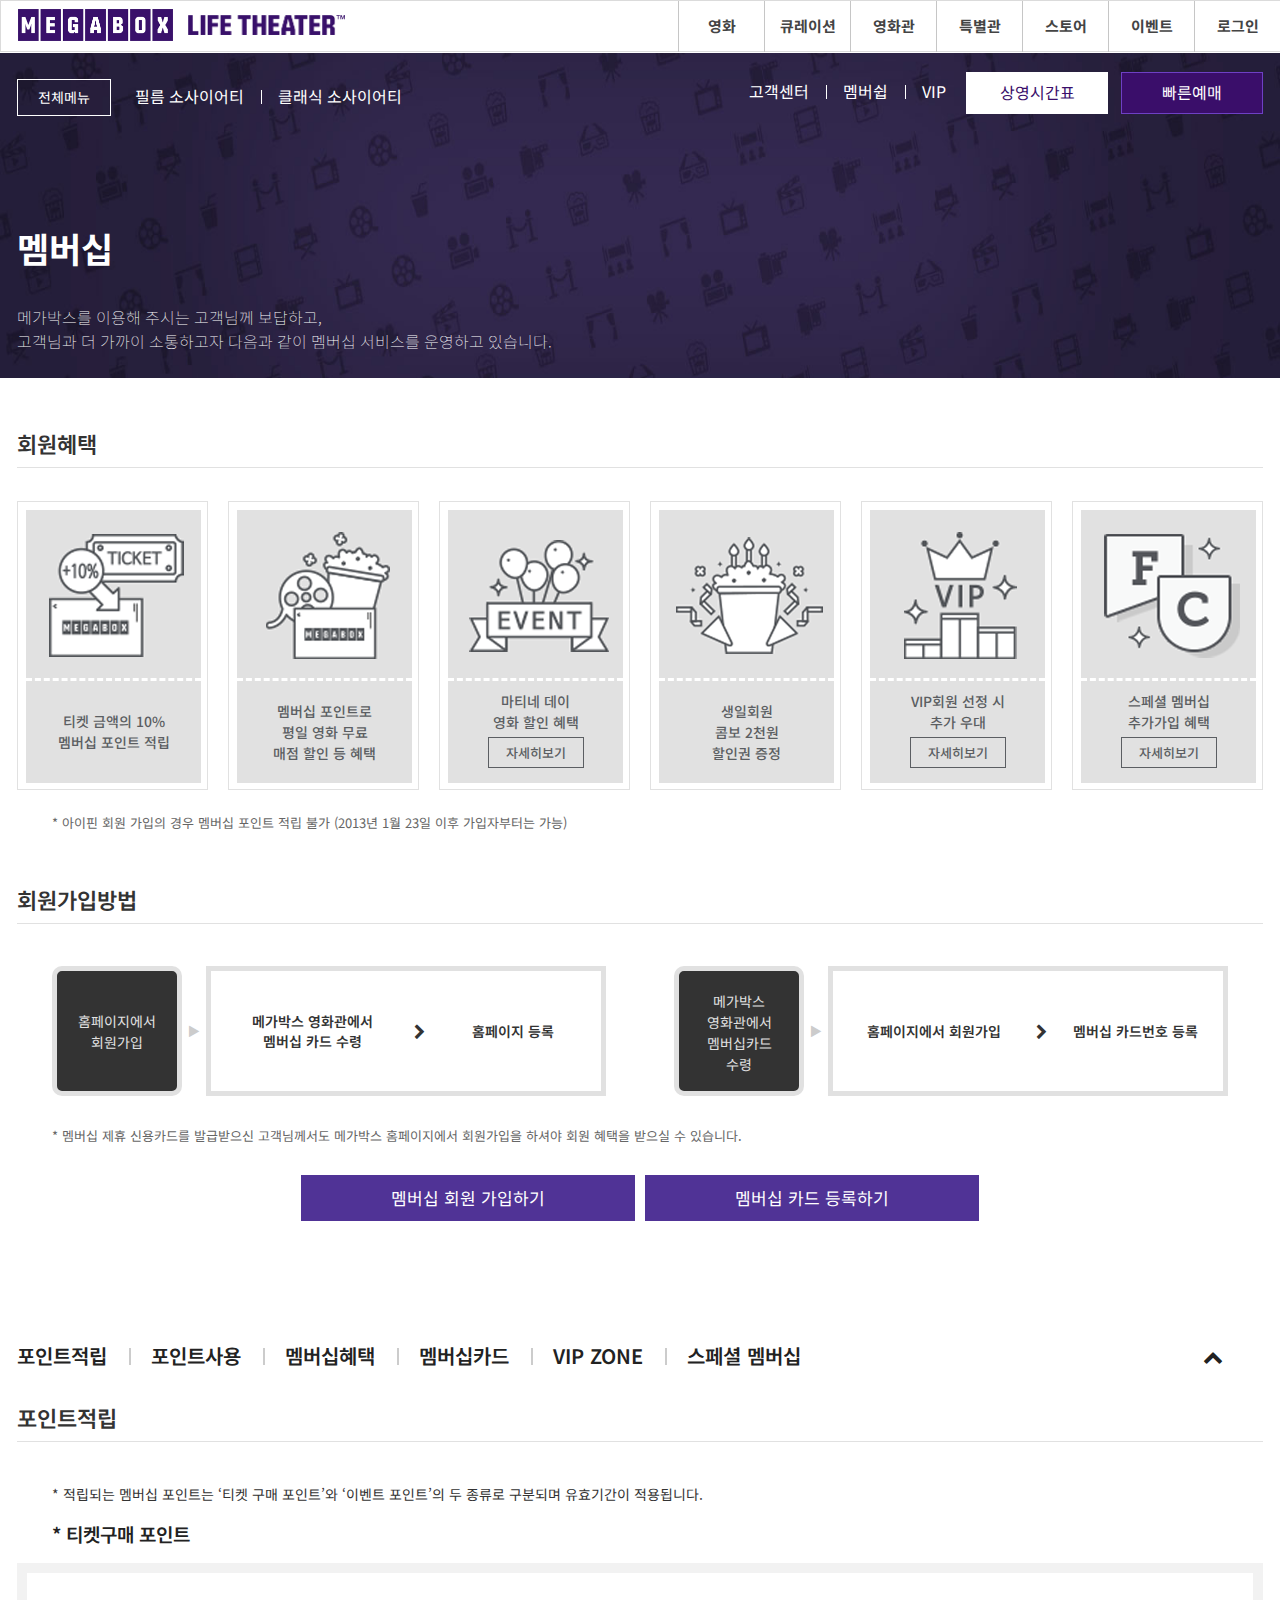
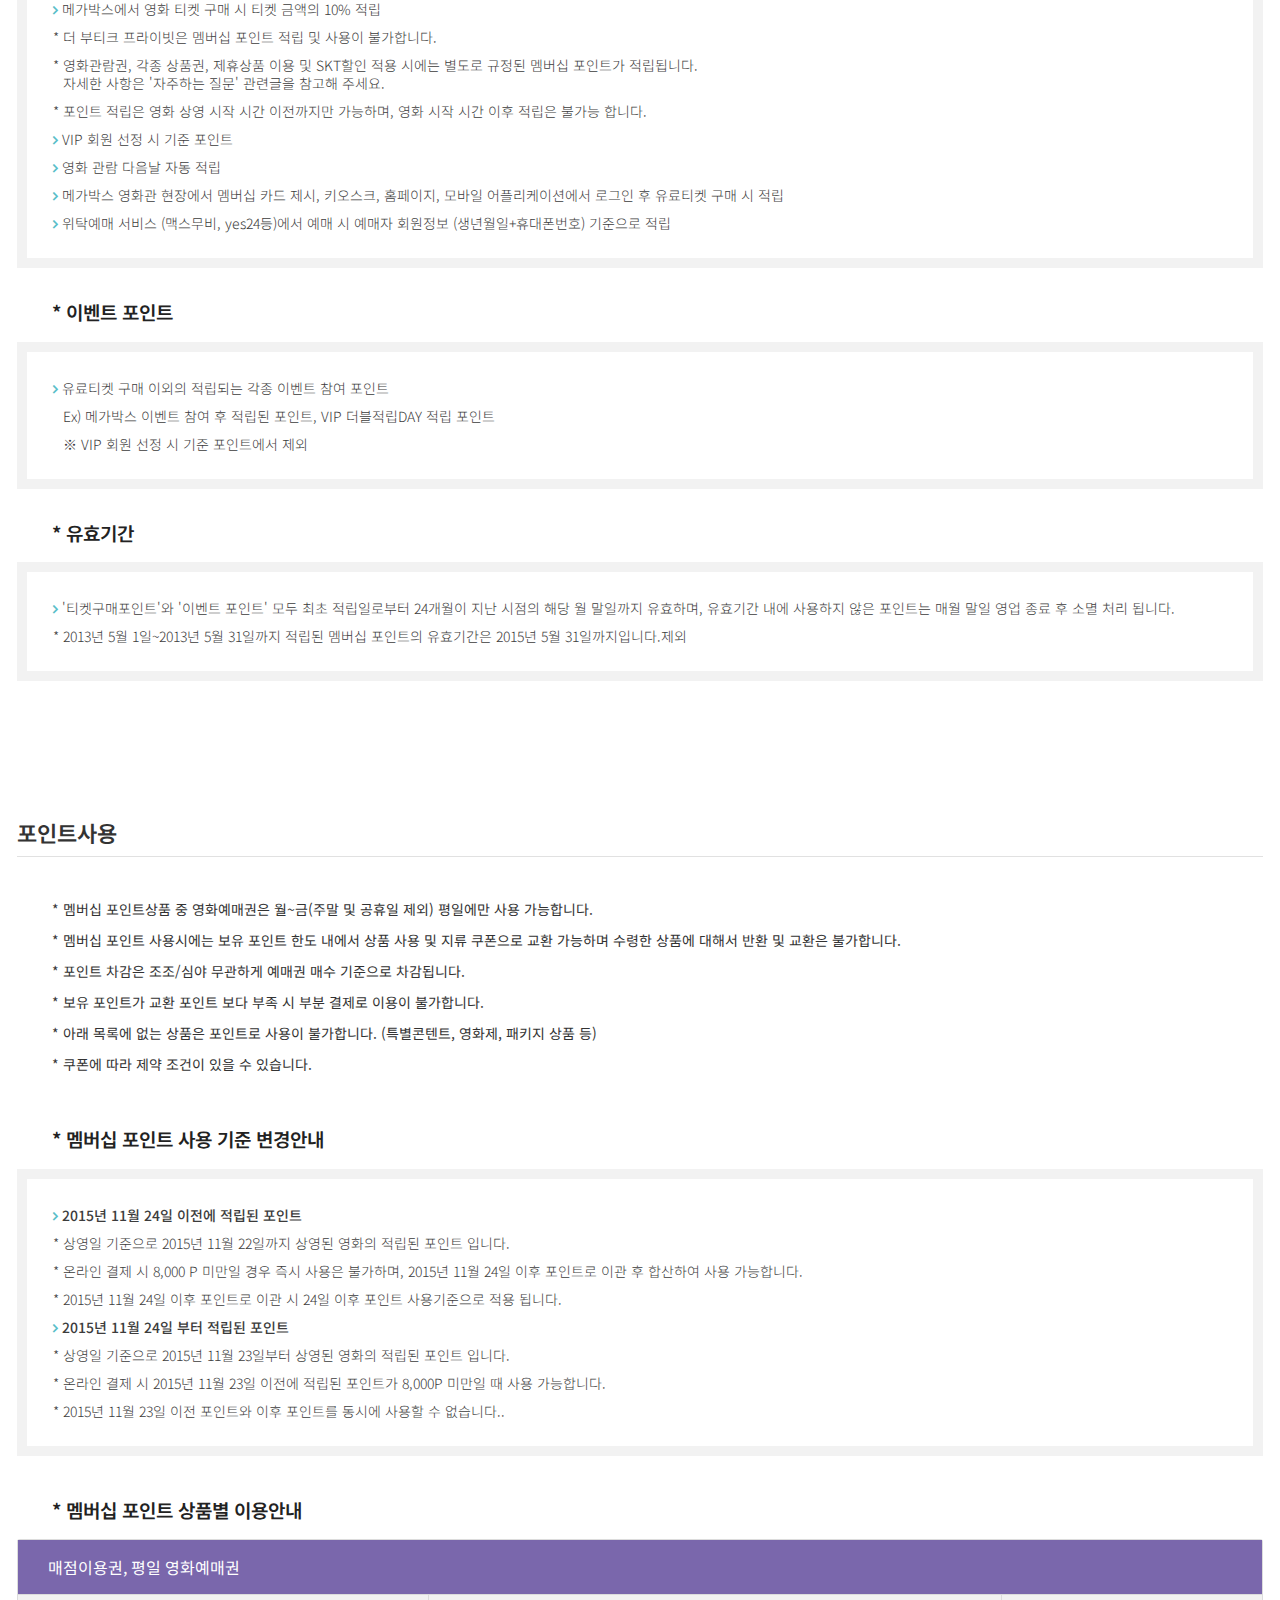
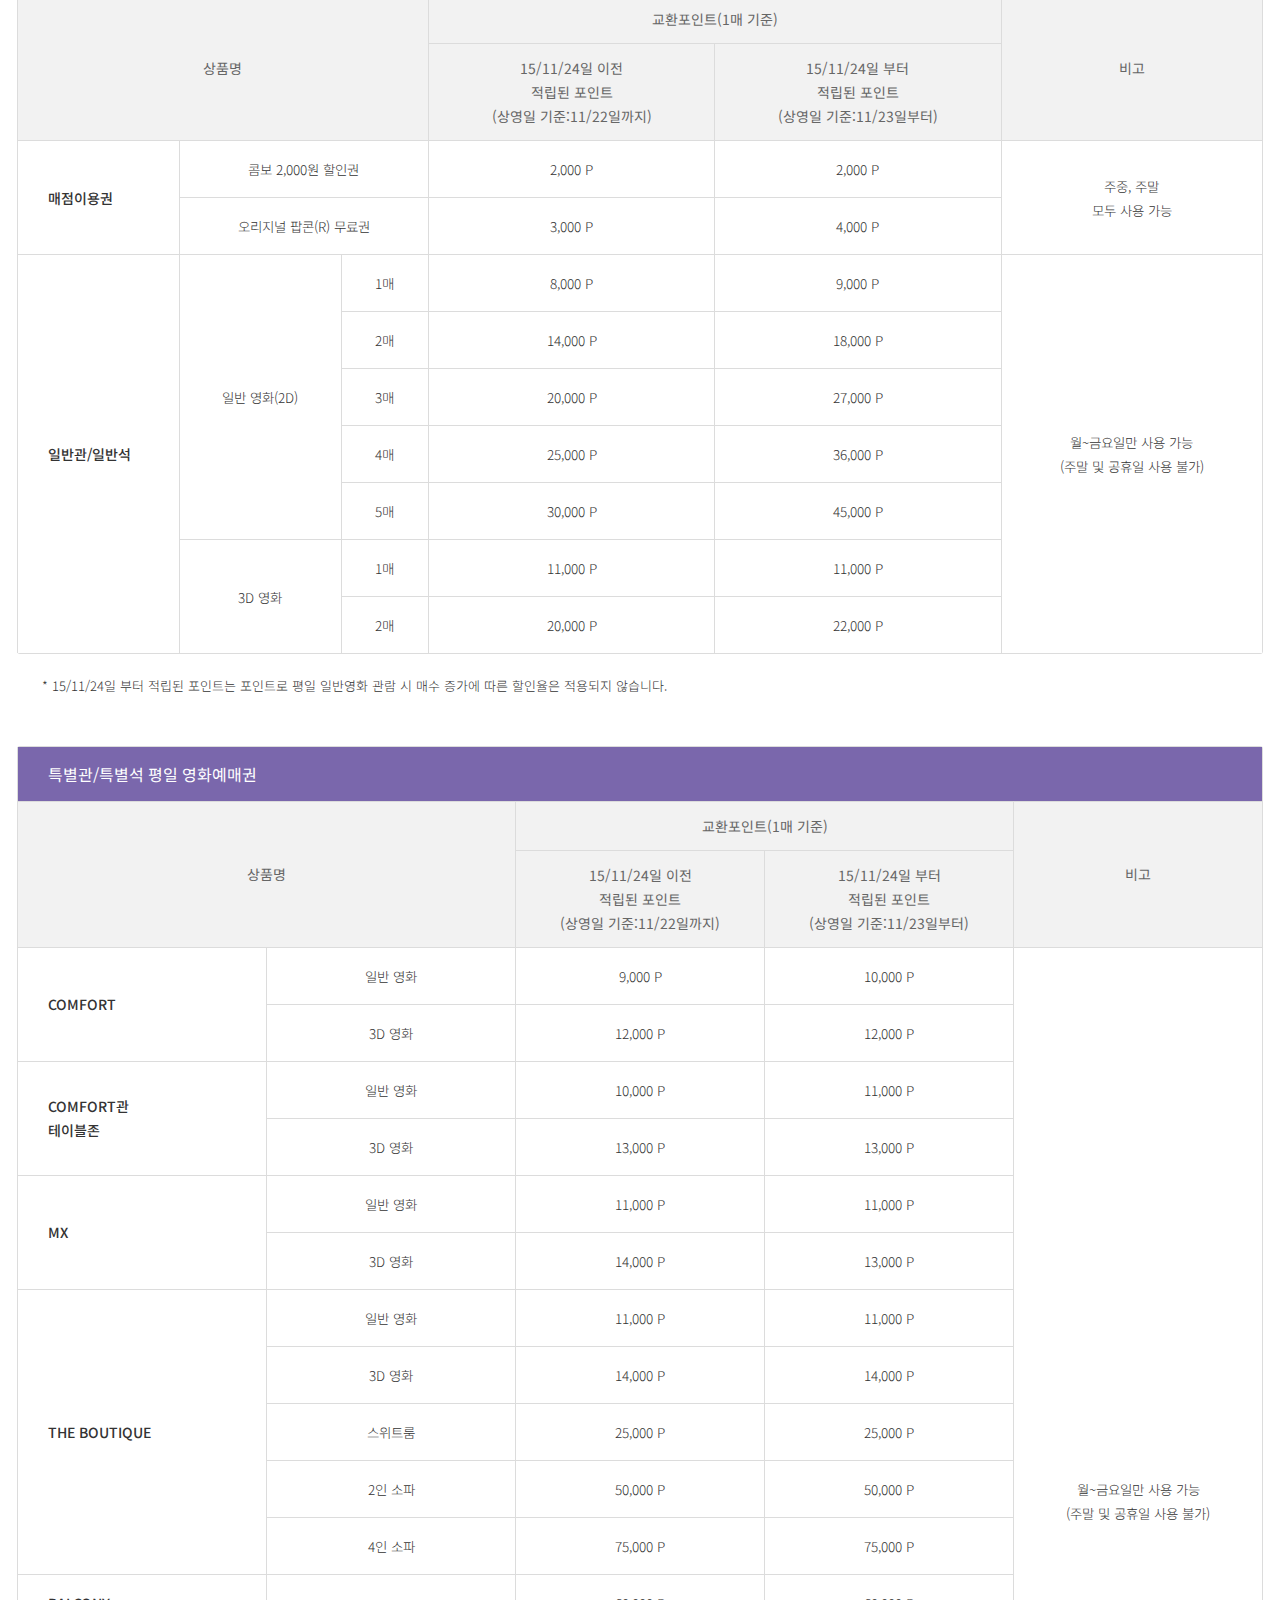
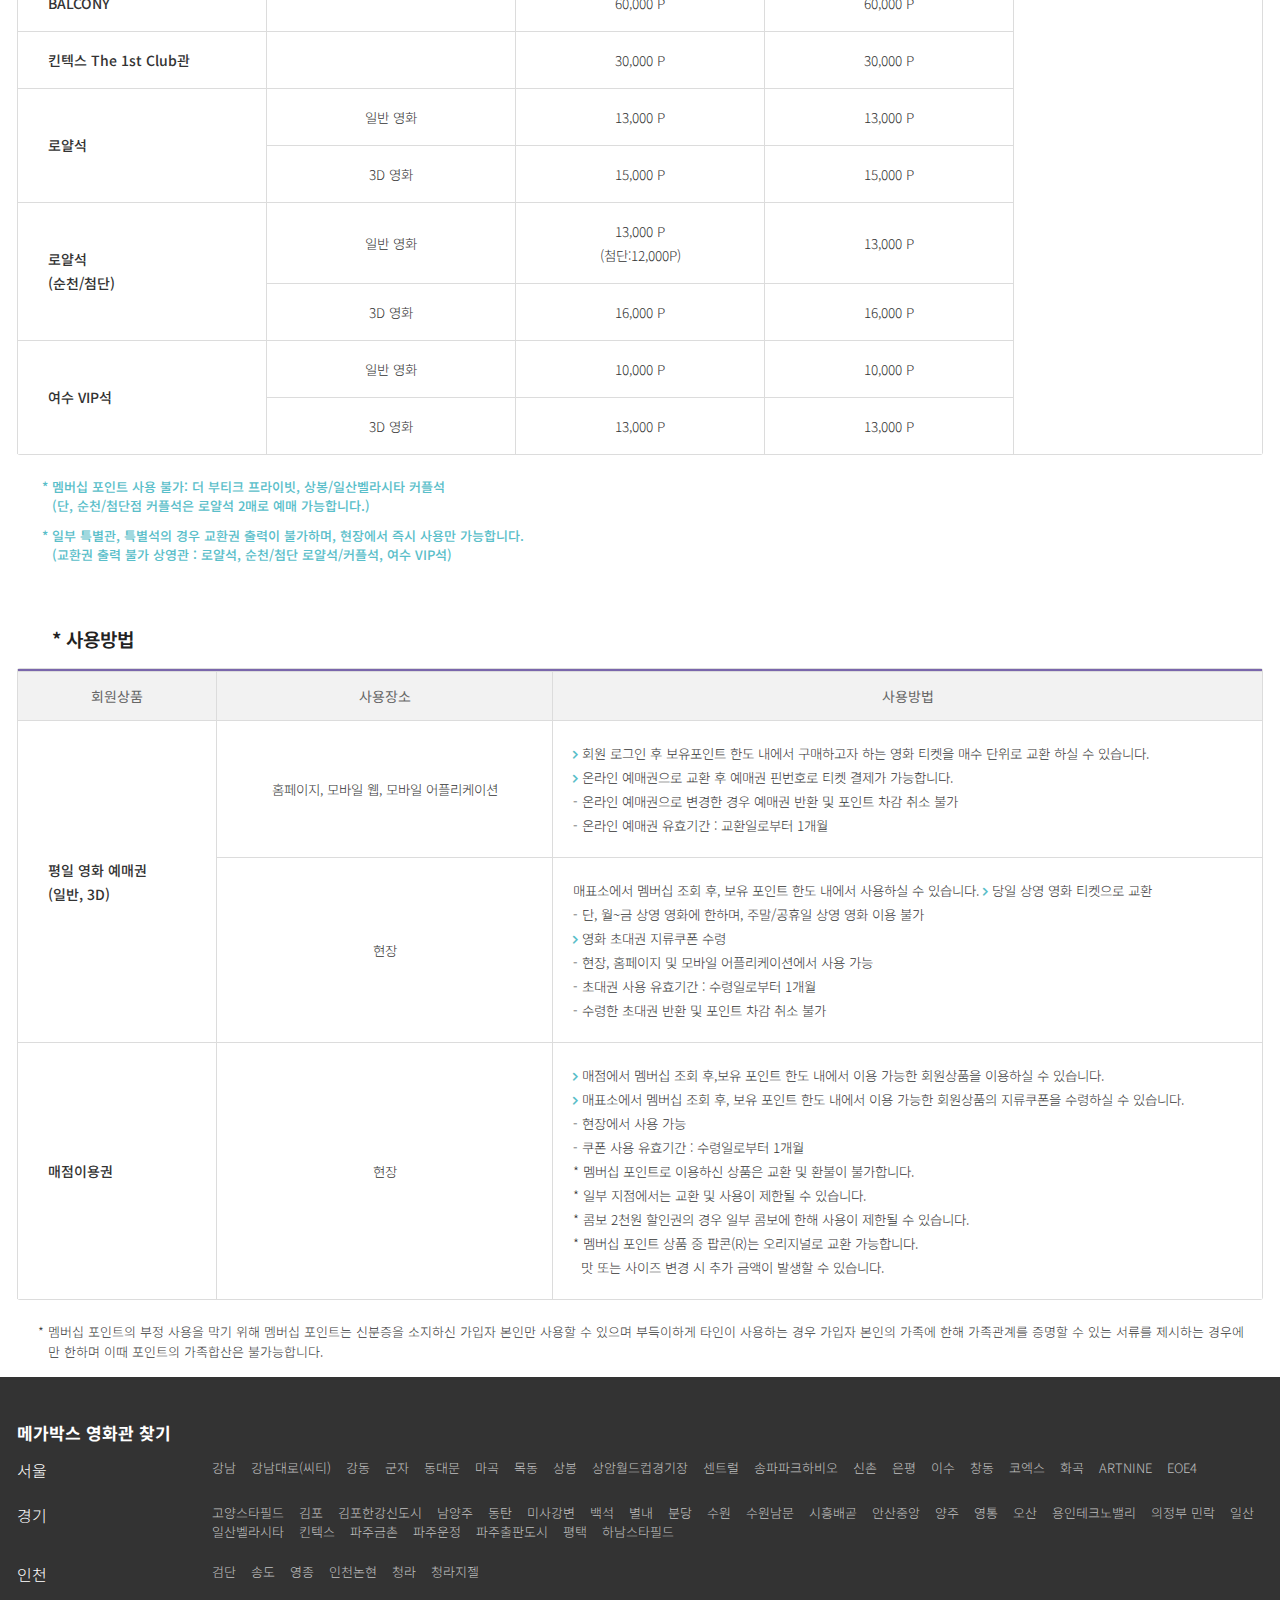
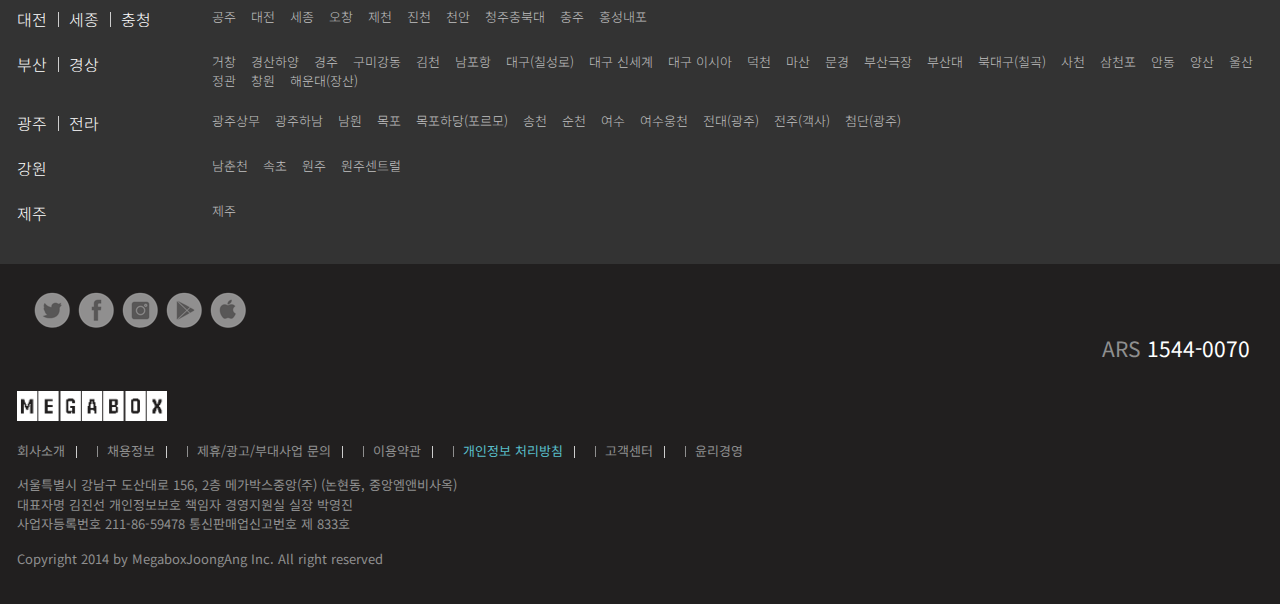
<file: custom/membership.html>
<!DOCTYPE html>
<html lang="ko">

<head>
    <meta charset="UTF-8">
    <meta name="viewport" content="width=device-width, initial-scale=1.0">
    <meta http-equiv="X-UA-Compatible" content="ie=edge">
    <meta name="author" content="wonwon">
    <meta name="description" content="메가박스 영화관 고객센터 사이트 샘플입니다.">
    <meta name="keywords" content="메가박스, 영화, 최신영화, 영화관, CGV, 롯데시네마">
    <title>멤버십 - 메가박스</title>

    <!-- style -->
    <link rel="stylesheet" href="../assets/css/reset.css">
    <link rel="stylesheet" href="../assets/css/style.css">
    <link rel="stylesheet" href="../assets/css/font-awesome.css">
    <link rel="stylesheet" href="../assets/css/bootstrapTheme.css">

    <!-- 파비콘 -->
    <link rel="shortcut icon" href="../assets/icons/favicon64.png">
    <link rel="apple-touch-icon-precomposed" href="asset/icons/favicon152.png">
    <link rel="icon" href="../assets/icons/favicon152.png">
    <link rel="icon" href="../assets/icons/favicon16.png" sizes="16x16">
    <link rel="icon" href="../assets/icons/favicon32.png" sizes="32x32">
    <link rel="icon" href="../assets/icons/favicon48.png" sizes="48x48">
    <link rel="icon" href="../assets/icons/favicon64.png" sizes="64x64">
    <link rel="icon" href="../assets/icons/favicon128.png" sizes="128x128">

    <!-- 웹폰트 -->
    <link href="https://fonts.googleapis.com/css?family=Noto+Sans+KR:100,300,400,500,700,900" rel="stylesheet">

    <!-- HTML5shiv ie6~8 -->
    <!-- [if lt IE 9]>
		<script src="js/html5shiv.min.js"></script>
		<script type="text/javascript">
		alert("현재 당신이 보는 브라우저는 지원하지 않습니다. 최신 브라우저로 업데이트해주세요!")
		</script>
    <! [endif]-->
</head>

<body>
    <!-- 스킵 내비게이션 -->
    <div id="skip">
        <a rel="bookmark" href="#"></a>
    </div>
    <!-- //스킵 내비게이션 -->

    <!-- 모바일 메뉴 -->
    <nav id="nNav">
        <div class="ham-wrap">
            <div class="ham"><span></span></div>
        </div>
        <span></span>
    </nav>
    <!-- //모바일 메뉴 -->

    <!-- header -->
    <header id="header" class="sub">
        <div class="fix_container">
            <div class="row">
                <div class="header clearfix">
                    <h1>
                        <a href="../index.html">
                            <em><img src="../assets/img/logo.png" alt="MEGABOX"></em>
                            <strong><img src="../assets/img/logo_sub.png" alt="LIFE THEATER"></strong>
                        </a>
                    </h1>
                    <nav class="nav">
                        <ul class="clearfix">
                            <li><a href="#">영화</a></li>
                            <li><a href="curation.html">큐레이션</a></li>
                            <li><a href="#">영화관</a></li>
                            <li><a href="#">특별관</a></li>
                            <li><a href="membership.html">스토어</a></li>
                            <li><a href="#">이벤트</a></li>
                            <li><a href="#">로그인</a></li>
                        </ul>
                    </nav>
                </div>
            </div>
        </div>
    </header>
    <!-- //header -->

    <!-- banner -->
    <section id="banner" class="cur">
        <div class="banner_menu">
            <h2 class="ir_su">배너 영역</h2>
            <div class="fix_container">
                <div class="row">
                    <div class="bm_left">
                        <ul>
                            <li class="total"><a href="#">전체메뉴</a></li>
                            <li class="right_bar"><a href="#">필름 소사이어티</a></li>
                            <li><a href="#">클래식 소사이어티</a></li>
                        </ul>
                    </div>
                    <div class="bm_right">
                        <ul>
                            <li class="right_bar"><a href="faq.html">고객센터</a></li>
                            <li class="right_bar"><a href="#">멤버쉽</a></li>
                            <li><a href="#">VIP</a></li>
                        </ul>
                        <ul class="btn_box">
                            <li class="white"><a href="#">상영시간표</a></li>
                            <li class="purple"><a href="#">빠른예매</a></li>
                        </ul>
                    </div>
                    <div class="letter2">
                        <h2>멤버십</h2>
                        <p>메가박스를 이용해 주시는 고객님께 보답하고,
                            <br> 고객님과 더 가까이 소통하고자 다음과 같이 멤버십 서비스를 운영하고 있습니다.
                        </p>
                    </div>
                </div>
            </div>
        </div>
        <div class="slider3">
            <div><img src="../assets/img/mb_banner.jpg" alt="배너이미지"></div>
        </div>
    </section>
    <!-- //banner -->

    <!-- contents -->
    <div id="mb_contents">
        <div class="fix_container">
            <div class="row">
                <div class="mb_contents">
                    <h1>회원혜택</h1>
                    <ul>
                        <li>
                            <div class="icon6_1"></div>
                            <p class="mt20">티켓 금액의 10%<br>멤버십 포인트 적립</p>
                        </li>
                        <li>
                            <div class="icon6_2"></div>
                            <p class="mt10">멤버십 포인트로<br>평일 영화 무료<br>매점 할인 등 혜택</p>
                        </li>
                        <li>
                            <div class="icon6_3"></div>
                            <p>마티네 데이<br>영화 할인 혜택</p>
                            <a href="#">자세히보기</a>
                        </li>
                        <li>
                            <div class="icon6_4"></div>
                            <p class="mt10">생일회원<br>콤보 2천원<br>할인권 증정</p>
                        </li>
                        <li>
                            <div class="icon6_5"></div>
                            <p>VIP회원 선정 시<br>추가 우대</p>
                            <a href="#">자세히보기</a>
                        </li>
                        <li>
                            <div class="icon6_6"></div>
                            <p>스페셜 멤버십<br>추가가입 혜택</p>
                            <a href="#">자세히보기</a>
                        </li>
                    </ul>
                    <em>* 아이핀 회원 가입의 경우 멤버십 포인트 적립 불가 (2013년 1월 23일 이후 가입자부터는 가능)</em>
                </div>
                <div class="mk_contents">
                    <h1>회원가입방법</h1>
                    <ul>
                        <li>
                            <div class="black_box">
                                <p class="mt40">홈페이지에서</p>
                                <p>회원가입</p>
                            </div>
                            <div class="next_icon"><i class="fa fa-play" aria-hidden="true"></i></div>
                            <div class="white_box">
                                <div class="percent1 mt40">메가박스 영화관에서<br>멤버십 카드 수령</div>
                                <div class="percent2"><i class="fa fa-chevron-right" aria-hidden="true"></i></div>
                                <div class="percent3">홈페이지 등록</div>
                            </div>
                        </li>
                        <li class="right_order">
                            <div class="black_box">
                                <p class="mt20">메가박스</p>
                                <p>영화관에서</p>
                                <p>멤버십카드</p>
                                <p>수령</p>
                            </div>
                            <div class="next_icon"><i class="fa fa-play" aria-hidden="true"></i></div>
                            <div class="white_box">
                                <div class="percent1_2">홈페이지에서 회원가입</div>
                                <div class="percent2"><i class="fa fa-chevron-right" aria-hidden="true"></i></div>
                                <div class="percent3">멤버십 카드번호 등록</div>
                            </div>
                        </li>
                    </ul>

                    <em>* 멤버십 제휴 신용카드를 발급받으신 고객님께서도 메가박스 홈페이지에서 회원가입을 하셔야 회원 혜택을 받으실 수 있습니다.</em>

                    <div class="button">
                        <ul class="mt30">
                            <li class="mr10"><a href="#">멤버십 회원 가입하기</a></li>
                            <li><a href="#">멤버십 카드 등록하기</a></li>
                        </ul>
                    </div>
                </div>
                <div class="select_menu">
                    <ul>
                        <li><a href="#">포인트적립</a></li>
                        <li><a href="#">포인트사용</a></li>
                        <li><a href="#">멤버십혜택</a></li>
                        <li><a href="#">멤버십카드</a></li>
                        <li><a href="#">VIP ZONE</a></li>
                        <li><a href="#">스페셜 멤버십</a></li>
                        <li class="down_bar"><i class="fa fa-chevron-up" aria-hidden="true"></i></li>
                    </ul>
                </div>
                <div class="pt1_contents">
                    <h1>포인트적립</h1>
                    <em>* 적립되는 멤버십 포인트는 ‘티켓 구매 포인트’와 ‘이벤트 포인트’의 두 종류로 구분되며 유효기간이 적용됩니다.</em>
                    <ul>
                        <li>
                            <h2>* 티켓구매 포인트</h2>
                            <ul>
                                <li><i class="fa fa-angle-right" aria-hidden="true"></i> 메가박스에서 영화 티켓 구매 시 티켓 금액의 10% 적립</li>
                                <li>* 더 부티크 프라이빗은 멤버십 포인트 적립 및 사용이 불가합니다.</li>
                                <li>* 영화관람권, 각종 상품권, 제휴상품 이용 및 SKT할인 적용 시에는 별도로 규정된 멤버십 포인트가 적립됩니다.</li>
                                <li class="pl10 mtm10">자세한 사항은 '자주하는 질문' 관련글을 참고해 주세요.</li>
                                <li>* 포인트 적립은 영화 상영 시작 시간 이전까지만 가능하며, 영화 시작 시간 이후 적립은 불가능 합니다.</li>
                                <li><i class="fa fa-angle-right" aria-hidden="true"></i> VIP 회원 선정 시 기준 포인트</li>
                                <li><i class="fa fa-angle-right" aria-hidden="true"></i> 영화 관람 다음날 자동 적립</li>
                                <li><i class="fa fa-angle-right" aria-hidden="true"></i> 메가박스 영화관 현장에서 멤버십 카드 제시, 키오스크, 홈페이지, 모바일 어플리케이션에서 로그인 후 유료티켓 구매 시 적립</li>
                                <li><i class="fa fa-angle-right" aria-hidden="true"></i> 위탁예매 서비스 (맥스무비, yes24등)에서 예매 시 예매자 회원정보 (생년월일+휴대폰번호) 기준으로 적립</li>
                            </ul>
                        </li>
                        <li>
                            <h2>* 이벤트 포인트</h2>
                            <ul>
                                <li><i class="fa fa-angle-right" aria-hidden="true"></i> 유료티켓 구매 이외의 적립되는 각종 이벤트 참여 포인트</li>
                                <li class="pl10">Ex) 메가박스 이벤트 참여 후 적립된 포인트, VIP 더블적립DAY 적립 포인트</li>
                                <li class="pl10">※ VIP 회원 선정 시 기준 포인트에서 제외</li>

                            </ul>
                        </li>
                        <li>
                            <h2>* 유효기간</h2>
                            <ul>
                                <li><i class="fa fa-angle-right" aria-hidden="true"></i> '티켓구매포인트'와 '이벤트 포인트' 모두 최초 적립일로부터 24개월이 지난 시점의 해당 월 말일까지 유효하며, 유효기간 내에 사용하지 않은 포인트는 매월 말일 영업 종료 후 소멸 처리 됩니다.</li>
                                <li>* 2013년 5월 1일~2013년 5월 31일까지 적립된 멤버십 포인트의 유효기간은 2015년 5월 31일까지입니다.제외</li>
                            </ul>
                        </li>
                    </ul>
                </div>
                <div class="pt2_contents">
                    <h1>포인트사용</h1>
                    <ul class="box1">
                        <li>* 멤버십 포인트상품 중 영화예매권은 월~금(주말 및 공휴일 제외) 평일에만 사용 가능합니다.</li>
                        <li>* 멤버십 포인트 사용시에는 보유 포인트 한도 내에서 상품 사용 및 지류 쿠폰으로 교환 가능하며 수령한 상품에 대해서 반환 및 교환은 불가합니다.</li>
                        <li>* 포인트 차감은 조조/심야 무관하게 예매권 매수 기준으로 차감됩니다.</li>
                        <li>* 보유 포인트가 교환 포인트 보다 부족 시 부분 결제로 이용이 불가합니다.</li>
                        <li>* 아래 목록에 없는 상품은 포인트로 사용이 불가합니다. (특별콘텐트, 영화제, 패키지 상품 등)</li>
                        <li>* 쿠폰에 따라 제약 조건이 있을 수 있습니다.</li>
                    </ul>
                    <h2>* 멤버십 포인트 사용 기준 변경안내</h2>
                    <ul class="box2">
                        <li><i class="fa fa-angle-right" aria-hidden="true"></i> 2015년 11월 24일 이전에 적립된 포인트</li>
                        <li>* 상영일 기준으로 2015년 11월 22일까지 상영된 영화의 적립된 포인트 입니다.</li>
                        <li>* 온라인 결제 시 8,000 P 미만일 경우 즉시 사용은 불가하며, 2015년 11월 24일 이후 포인트로 이관 후 합산하여 사용 가능합니다.</li>
                        <li>* 2015년 11월 24일 이후 포인트로 이관 시 24일 이후 포인트 사용기준으로 적용 됩니다.</li>
                        <li><i class="fa fa-angle-right" aria-hidden="true"></i> 2015년 11월 24일 부터 적립된 포인트</li>
                        <li>* 상영일 기준으로 2015년 11월 23일부터 상영된 영화의 적립된 포인트 입니다.</li>
                        <li>* 온라인 결제 시 2015년 11월 23일 이전에 적립된 포인트가 8,000P 미만일 때 사용 가능합니다.</li>
                        <li>* 2015년 11월 23일 이전 포인트와 이후 포인트를 동시에 사용할 수 없습니다..</li>
                    </ul>
                    <h2>* 멤버십 포인트 상품별 이용안내</h2>
                    <div>
                        <table class="table table-bordered table-striped table-hover letter">
                            <colgroup>
                                <col width="13%">
                                <col width="13%">
                                <col width="7%">
                                <col width="23%">
                                <col width="23%">
                                <col width="21%">
                            </colgroup>
                            <thead>
                                <tr>
                                    <th colspan="6">매점이용권, 평일 영화예매권</th>
                                </tr>
                                <tr>
                                    <th colspan="3" rowspan="2">상품명</th>
                                    <th colspan="2">교환포인트(1매 기준)</th>
                                    <th rowspan="2">비고</th>
                                </tr>
                                <tr>
                                    <th>15/11/24일 이전<br>적립된 포인트<br>(상영일 기준:11/22일까지)</th>
                                    <th>15/11/24일 부터<br>적립된 포인트<br>(상영일 기준:11/23일부터)</th>
                                </tr>
                            </thead>
                            <tbody>
                                <tr>
                                    <td rowspan="2" class="strong">매점이용권</td>
                                    <td colspan="2">콤보 2,000원 할인권</td>
                                    <td>2,000 P</td>
                                    <td>2,000 P</td>
                                    <td rowspan="2">주중, 주말<br>모두 사용 가능</td>
                                </tr>
                                <tr>
                                    <td colspan="2">오리지널 팝콘(R) 무료권</td>
                                    <td>3,000 P</td>
                                    <td>4,000 P</td>
                                </tr>
                                <tr>
                                    <td rowspan="7" class="strong">일반관/일반석</td>
                                    <td rowspan="5">일반 영화(2D)</td>
                                    <td>1매</td>
                                    <td>8,000 P</td>
                                    <td>9,000 P</td>
                                    <td rowspan="7">월~금요일만 사용 가능<br>(주말 및 공휴일 사용 불가)</td>
                                </tr>
                                <tr>
                                    <td>2매</td>
                                    <td>14,000 P</td>
                                    <td>18,000 P</td>
                                </tr>
                                <tr>
                                    <td>3매</td>
                                    <td>20,000 P</td>
                                    <td>27,000 P</td>
                                </tr>
                                <tr>
                                    <td>4매</td>
                                    <td>25,000 P</td>
                                    <td>36,000 P</td>
                                </tr>
                                <tr>
                                    <td>5매</td>
                                    <td>30,000 P</td>
                                    <td>45,000 P</td>
                                </tr>
                                <tr>
                                    <td rowspan="2">3D 영화</td>
                                    <td>1매</td>
                                    <td>11,000 P</td>
                                    <td>11,000 P</td>
                                </tr>
                                <tr>
                                    <td>2매</td>
                                    <td>20,000 P</td>
                                    <td>22,000 P</td>
                                </tr>
                            </tbody>
                        </table>
                        <em>* 15/11/24일 부터 적립된 포인트는 포인트로 평일 일반영화 관람 시 매수 증가에 따른 할인율은 적용되지 않습니다.</em>
                    </div>
                    
                    <div class="mt50">
                        <table class="table table-bordered table-striped table-hover letter">
                            <colgroup>
                                <col width="20%">
                                <col width="20%">
                                <col width="20%">
                                <col width="20%">
                                <col width="20%">
                            </colgroup>
                            <thead>
                                <tr>
                                    <th colspan="5">특별관/특별석 평일 영화예매권</th>
                                </tr>
                                <tr>
                                    <th colspan="2" rowspan="2">상품명</th>
                                    <th colspan="2">교환포인트(1매 기준)</th>
                                    <th rowspan="2">비고</th>
                                </tr>
                                <tr>
                                    <th>15/11/24일 이전<br>적립된 포인트<br>(상영일 기준:11/22일까지)</th>
                                    <th>15/11/24일 부터<br>적립된 포인트<br>(상영일 기준:11/23일부터)</th>
                                </tr>
                            </thead>
                            <tbody>
                                <tr>
                                    <td rowspan="2" class="strong">COMFORT</td>
                                    <td>일반 영화</td>
                                    <td>9,000 P</td>
                                    <td>10,000 P</td>
                                    <td rowspan="19">월~금요일만 사용 가능<br>(주말 및 공휴일 사용 불가)</td>
                                </tr>
                                <tr>
                                    <td>3D 영화</td>
                                    <td>12,000 P</td>
                                    <td>12,000 P</td>
                                </tr>
                                <tr>
                                    <td rowspan="2" class="strong">COMFORT관<br>테이블존</td>
                                    <td>일반 영화</td>
                                    <td>10,000 P</td>
                                    <td>11,000 P</td>
                                </tr>
                                <tr>
                                    <td>3D 영화</td>
                                    <td>13,000 P</td>
                                    <td>13,000 P</td>
                                </tr>
                                <tr>
                                    <td rowspan="2" class="strong">MX</td>
                                    <td>일반 영화</td>
                                    <td>11,000 P</td>
                                    <td>11,000 P</td>
                                </tr>
                                <tr>
                                    <td>3D 영화</td>
                                    <td>14,000 P</td>
                                    <td>13,000 P</td>
                                </tr>
                                <tr>
                                    <td rowspan="5" class="strong">THE BOUTIQUE</td>
                                    <td>일반 영화</td>
                                    <td>11,000 P</td>
                                    <td>11,000 P</td>
                                </tr>
                                <tr>
                                    <td>3D 영화</td>
                                    <td>14,000 P</td>
                                    <td>14,000 P</td>
                                </tr>
                                <tr>
                                    <td>스위트룸</td>
                                    <td>25,000 P</td>
                                    <td>25,000 P</td>
                                </tr>
                                <tr>
                                    <td>2인 소파</td>
                                    <td>50,000 P</td>
                                    <td>50,000 P</td>
                                </tr>
                                <tr>
                                    <td>4인 소파</td>
                                    <td>75,000 P</td>
                                    <td>75,000 P</td>
                                </tr>
                                <tr>
                                    <td class="strong">BALCONY</td>
                                    <td></td>
                                    <td>60,000 P</td>
                                    <td>60,000 P</td>
                                </tr>
                                <tr>
                                    <td class="strong">킨텍스 The 1st Club관</td>
                                    <td></td>
                                    <td>30,000 P</td>
                                    <td>30,000 P</td>
                                </tr>
                                <tr>
                                    <td rowspan="2" class="strong">로얄석</td>
                                    <td>일반 영화</td>
                                    <td>13,000 P</td>
                                    <td>13,000 P</td>
                                </tr>
                                <tr>
                                    <td>3D 영화</td>
                                    <td>15,000 P</td>
                                    <td>15,000 P</td>
                                </tr>
                                <tr>
                                    <td rowspan="2" class="strong">로얄석<br>(순천/첨단)</td>
                                    <td>일반 영화</td>
                                    <td>13,000 P<br>(첨단:12,000P)</td>
                                    <td>13,000 P</td>
                                </tr>
                                <tr>
                                    <td>3D 영화</td>
                                    <td>16,000 P</td>
                                    <td>16,000 P</td>
                                </tr>
                                <tr>
                                    <td rowspan="2" class="strong">여수 VIP석</td>
                                    <td>일반 영화</td>
                                    <td>10,000 P</td>
                                    <td>10,000 P</td>
                                </tr>
                                <tr>
                                    <td>3D 영화</td>
                                    <td>13,000 P</td>
                                    <td>13,000 P</td>
                                </tr>
                            </tbody>
                        </table>
                        <ul class="color_change">
                            <li>* 멤버십 포인트 사용 불가: 더 부티크 프라이빗, 상봉/일산벨라시타 커플석</li>
                            <li class="pl35">(단, 순천/첨단점 커플석은 로얄석 2매로 예매 가능합니다.)</li>
                            <li class="pt10">* 일부 특별관, 특별석의 경우 교환권 출력이 불가하며, 현장에서 즉시 사용만 가능합니다.</li>
                            <li class="pl35">(교환권 출력 불가 상영관 : 로얄석, 순천/첨단 로얄석/커플석, 여수 VIP석)</li>
                        </ul>
                    </div>
                    
                    
                    <h2 class="mt20">* 사용방법</h2>
                    <div>
                        <table class="table table-bordered table-striped table-hover letter">
                            <colgroup>
                                <col width="16%">
                                <col width="27%">
                                <col width="57%">
                            </colgroup>
                            <thead>
                               <tr>
                                   <th colspan="3" class="p1"></th>
                               </tr>
                                <tr>
                                    <th>회원상품</th>
                                    <th>사용장소</th>
                                    <th>사용방법</th>
                                </tr>
                            </thead>
                            <tbody>
                                <tr>
                                    <td rowspan="2" class="strong">평일 영화 예매권<br>(일반, 3D)</td>
                                    <td>홈페이지, 모바일 웹, 모바일 어플리케이션</td>
                                    <td class="ta_left">
                                        <i class="fa fa-angle-right" aria-hidden="true"></i> 회원 로그인 후 보유포인트 한도 내에서 구매하고자 하는 영화 티켓을 매수 단위로 교환 하실 수 있습니다.<br>
                                        <i class="fa fa-angle-right" aria-hidden="true"></i> 온라인 예매권으로 교환 후 예매권 핀번호로 티켓 결제가 가능합니다.<br>
                                        - 온라인 예매권으로 변경한 경우 예매권 반환 및 포인트 차감 취소 불가<br>
                                        - 온라인 예매권 유효기간 : 교환일로부터 1개월</td>
                                </tr>
                                <tr>
                                    <td>현장</td>
                                    <td class="ta_left">
                                        매표소에서 멤버십 조회 후, 보유 포인트 한도 내에서 사용하실 수 있습니다.
                                        <i class="fa fa-angle-right" aria-hidden="true"></i> 당일 상영 영화 티켓으로 교환<br>
                                        - 단, 월~금 상영 영화에 한하며, 주말/공휴일 상영 영화 이용 불가<br>
                                        <i class="fa fa-angle-right" aria-hidden="true"></i> 영화 초대권 지류쿠폰 수령<br>
                                        - 현장, 홈페이지 및 모바일 어플리케이션에서 사용 가능<br>
                                        - 초대권 사용 유효기간 : 수령일로부터 1개월<br>
                                        - 수령한 초대권 반환 및 포인트 차감 취소 불가
                                    </td>
                                </tr>
                                <tr>
                                    <td rowspan="2" class="strong">매점이용권</td>
                                    <td>현장</td>
                                    <td class="ta_left">
                                        <i class="fa fa-angle-right" aria-hidden="true"></i> 매점에서 멤버십 조회 후,보유 포인트 한도 내에서 이용 가능한 회원상품을 이용하실 수 있습니다.<br>
                                        <i class="fa fa-angle-right" aria-hidden="true"></i> 매표소에서 멤버십 조회 후, 보유 포인트 한도 내에서 이용 가능한 회원상품의 지류쿠폰을 수령하실 수 있습니다.<br>
                                        - 현장에서 사용 가능<br>
                                        - 쿠폰 사용 유효기간 : 수령일로부터 1개월<br>
                                        * 멤버십 포인트로 이용하신 상품은 교환 및 환불이 불가합니다.<br>
                                        * 일부 지점에서는 교환 및 사용이 제한될 수 있습니다. <br>
                                        * 콤보 2천원 할인권의 경우 일부 콤보에 한해 사용이 제한될 수 있습니다. <br>
                                        * 멤버십 포인트 상품 중 팝콘(R)는 오리지널로 교환 가능합니다.<br>
                                        &nbsp;&nbsp;맛 또는 사이즈 변경 시 추가 금액이 발생할 수 있습니다.
                                    </td>
                                </tr>
                            </tbody>
                        </table>
                        <ul class="fl_left">
                            <li class="pl21">*</li>
                            <li style="width: 96%;">멤버십 포인트의 부정 사용을 막기 위해 멤버십 포인트는 신분증을 소지하신 가입자 본인만 사용할 수 있으며 부득이하게 타인이 사용하는 경우 가입자 본인의 가족에 한해 가족관계를 증명할 수 있는 서류를 제시하는 경우에만 한하며 이때 포인트의 가족합산은 불가능합니다.</li>
                        </ul>
                    </div>
                </div>
            </div>
        </div>
    </div>
    <!-- //contents -->


    <!-- footer_find -->
    <section id="footer_find">
        <div class="fix_container">
            <div class="row">
                <div class="footer_find">
                    <h2>메가박스 영화관 찾기</h2>
                    <ul>
                        <li>
                            <h3>서울</h3>
                            <ul>
                                <li><a href="#">강남</a></li>
                                <li><a href="#">강남대로(씨티)</a></li>
                                <li><a href="#">강동</a></li>
                                <li><a href="#">군자</a></li>
                                <li><a href="#">동대문</a></li>
                                <li><a href="#">마곡</a></li>
                                <li><a href="#">목동</a></li>
                                <li><a href="#">상봉</a></li>
                                <li><a href="#">상암월드컵경기장</a></li>
                                <li><a href="#">센트럴</a></li>
                                <li><a href="#">송파파크하비오</a></li>
                                <li><a href="#">신촌</a></li>
                                <li><a href="#">은평</a></li>
                                <li><a href="#">이수</a></li>
                                <li><a href="#">창동</a></li>
                                <li><a href="#">코엑스</a></li>
                                <li><a href="#">화곡</a></li>
                                <li><a href="#">ARTNINE</a></li>
                                <li><a href="#">EOE4</a></li>
                            </ul>
                        </li>
                        <li class="mt20">
                            <h3>경기</h3>
                            <ul>
                                <li><a href="#">고양스타필드</a></li>
                                <li><a href="#">김포</a></li>
                                <li><a href="#">김포한강신도시</a></li>
                                <li><a href="#">남양주</a></li>
                                <li><a href="#">동탄</a></li>
                                <li><a href="#">미사강변</a></li>
                                <li><a href="#">백석</a></li>
                                <li><a href="#">별내</a></li>
                                <li><a href="#">분당</a></li>
                                <li><a href="#">수원</a></li>
                                <li><a href="#">수원남문</a></li>
                                <li><a href="#">시흥배곧</a></li>
                                <li><a href="#">안산중앙</a></li>
                                <li><a href="#">양주</a></li>
                                <li><a href="#">영통</a></li>
                                <li><a href="#">오산</a></li>
                                <li><a href="#">용인테크노밸리</a></li>
                                <li><a href="#">의정부 민락</a></li>
                                <li><a href="#">일산</a></li>
                                <li><a href="#">일산벨라시타</a></li>
                                <li><a href="#">킨텍스</a></li>
                                <li><a href="#">파주금촌</a></li>
                                <li><a href="#">파주운정</a></li>
                                <li><a href="#">파주출판도시</a></li>
                                <li><a href="#">평택</a></li>
                                <li><a href="#">하남스타필드</a></li>
                            </ul>
                        </li>
                        <li class="mt20">
                            <h3>인천</h3>
                            <ul>
                                <li><a href="#">검단</a></li>
                                <li><a href="#">송도</a></li>
                                <li><a href="#">영종</a></li>
                                <li><a href="#">인천논현</a></li>
                                <li><a href="#">청라</a></li>
                                <li class="mr300"><a href="#">청라지젤</a></li>
                            </ul>
                        </li>
                        <li class="mt20">
                            <h3 class="bar">대전</h3>
                            <h3 class="bar">세종</h3>
                            <h3>충청</h3>
                            <ul>
                                <li><a href="#">공주</a></li>
                                <li><a href="#">대전</a></li>
                                <li><a href="#">세종</a></li>
                                <li><a href="#">오창</a></li>
                                <li><a href="#">제천</a></li>
                                <li><a href="#">진천</a></li>
                                <li><a href="#">천안</a></li>
                                <li><a href="#">청주충북대</a></li>
                                <li><a href="#">충주</a></li>
                                <li><a href="#">홍성내포</a></li>
                            </ul>
                        </li>
                        <li class="mt20">
                            <h3 class="bar">부산</h3>
                            <h3>경상</h3>
                            <ul>
                                <li><a href="#">거창</a></li>
                                <li><a href="#">경산하양</a></li>
                                <li><a href="#">경주</a></li>
                                <li><a href="#">구미강동</a></li>
                                <li><a href="#">김천</a></li>
                                <li><a href="#">남포항</a></li>
                                <li><a href="#">대구(칠성로)</a></li>
                                <li><a href="#">대구 신세계</a></li>
                                <li><a href="#">대구 이시아</a></li>
                                <li><a href="#">덕천</a></li>
                                <li><a href="#">마산</a></li>
                                <li><a href="#">문경</a></li>
                                <li><a href="#">부산극장 </a></li>
                                <li><a href="#">부산대</a></li>
                                <li><a href="#">북대구(칠곡)</a></li>
                                <li><a href="#">사천</a></li>
                                <li><a href="#">삼천포</a></li>
                                <li><a href="#">안동</a></li>
                                <li><a href="#">양산</a></li>
                                <li><a href="#">울산</a></li>
                                <li><a href="#">정관</a></li>
                                <li><a href="#">창원</a></li>
                                <li><a href="#">해운대(장산)</a></li>
                            </ul>
                        </li>
                        <li class="mt20">
                            <h3 class="bar">광주</h3>
                            <h3>전라</h3>
                            <ul>
                                <li><a href="#">광주상무</a></li>
                                <li><a href="#">광주하남</a></li>
                                <li><a href="#">남원</a></li>
                                <li><a href="#">목포</a></li>
                                <li><a href="#">목포하당(포르모)</a></li>
                                <li><a href="#">송천</a></li>
                                <li><a href="#">순천</a></li>
                                <li><a href="#">여수</a></li>
                                <li><a href="#">여수웅천</a></li>
                                <li><a href="#">전대(광주)</a></li>
                                <li><a href="#">전주(객사)</a></li>
                                <li class="mr300"><a href="#">첨단(광주)</a></li>
                            </ul>
                        </li>
                        <li class="mt20">
                            <h3>강원</h3>
                            <ul>
                                <li><a href="#">남춘천</a></li>
                                <li><a href="#">속초</a></li>
                                <li><a href="#">원주</a></li>
                                <li class="mr800"><a href="#">원주센트럴</a></li>
                            </ul>
                        </li>
                        <li class="mt20">
                            <h3>제주</h3>
                            <ul>
                                <li><a href="#">제주</a></li>
                            </ul>
                        </li>
                    </ul>
                </div>
            </div>
        </div>
    </section>
    <!-- //footer_find -->

    <!-- footer -->
    <footer id="footer" class="find">
        <div id="footer_sns">
            <div class="fix_container">
                <div class="row">
                    <div class="footer_sns clearfix">
                        <ul>
                            <li class="icon s1"><a href="#"><span class="ir_pm">트위터</span></a></li>
                            <li class="icon s2"><a href="#"><span class="ir_pm">페이스북</span></a></li>
                            <li class="icon s3"><a href="#"><span class="ir_pm">인스타그램</span></a></li>
                            <li class="icon s4"><a href="#"><span class="ir_pm">구글 플레이</span></a></li>
                            <li class="icon s5"><a href="#"><span class="ir_pm">아이폰 앱스토어</span></a></li>
                        </ul>
                        <div class="tel">
                            <a href="#">ARS <em>1544-0070</em></a>
                        </div>
                    </div>
                </div>
            </div>
        </div>
        <div id="footer_infor">
            <div class="fix_container">
                <div class="row">
                    <div class="footer_infor">
                        <h2><img src="../assets/img/logo_footer.gif" alt="메가박스"></h2>
                        <ul>
                            <li><a href="#" class="bar">회사소개</a></li>
                            <li><a href="#" class="bar">채용정보</a></li>
                            <li><a href="#" class="bar">제휴/광고/부대사업 문의</a></li>
                            <li><a href="#" class="bar">이용약관</a></li>
                            <li><a href="#" class="bar blue">개인정보 처리방침</a></li>
                            <li><a href="faq.html" class="bar">고객센터</a></li>
                            <li><a href="#">윤리경영</a></li>
                        </ul>
                        <address>
                            <p>서울특별시 강남구 도산대로 156, 2층 메가박스중앙(주) (논현동, 중앙엠앤비사옥)<br><span class="bar2">대표자명 김진선</span> 개인정보보호 책임자 경영지원실 실장 박영진<br><span class="bar2">사업자등록번호 211-86-59478</span> 통신판매업신고번호 제 833호</p>
                            <p>Copyright 2014 by MegaboxJoongAng Inc. All right reserved</p>
                        </address>
                    </div>
                </div>
            </div>
        </div>
    </footer>
    <!-- //footer -->

    <!-- javascript Libraries -->
    <script src="../assets/js/jquery.min_1.12.4.js"></script>
    <script src="../assets/js/modernizr-custom.js"></script>
    <script src="../assets/js/ie-checker.js"></script>
</body>

</html>
</file>
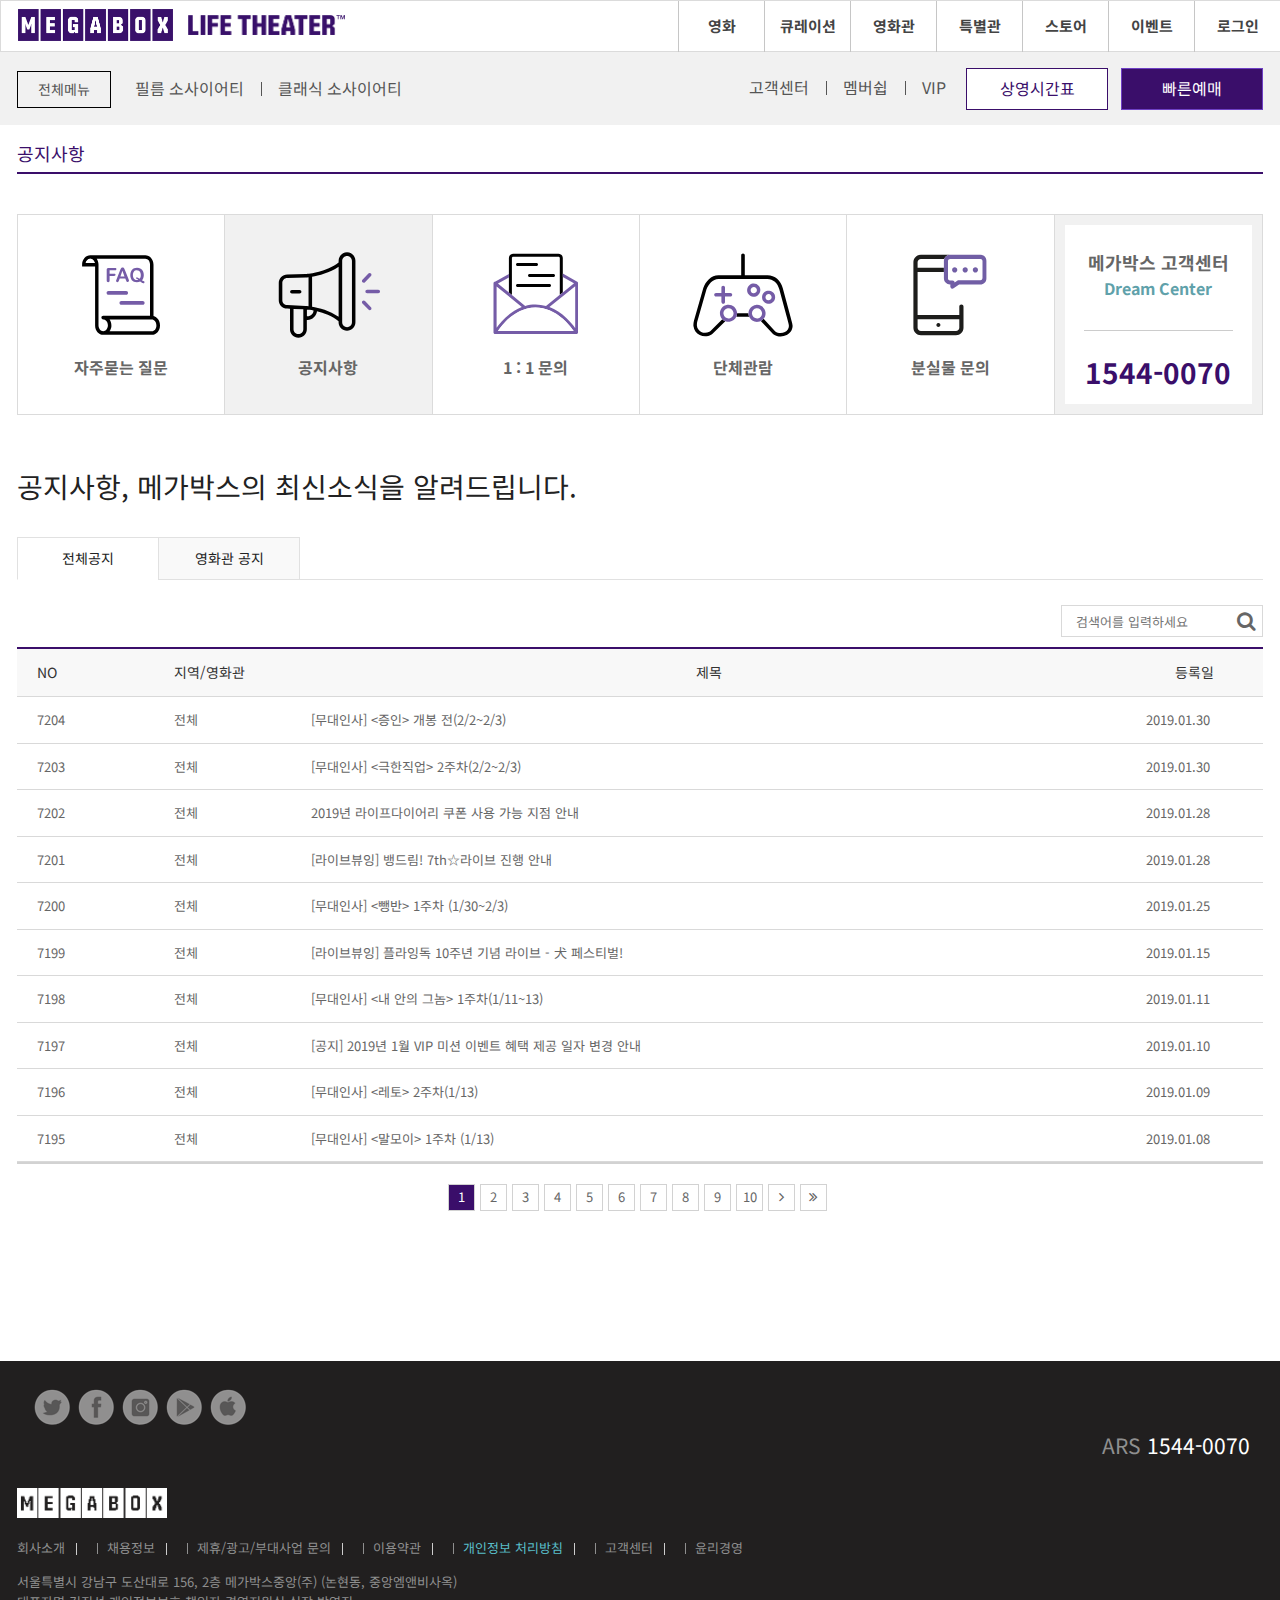
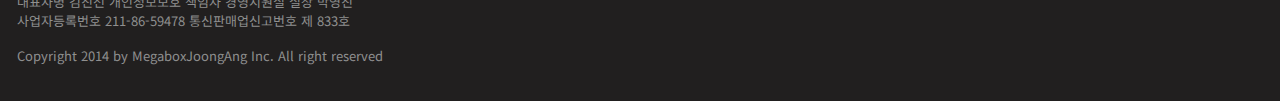
<file: custom/notice.html>
<!DOCTYPE html>
<html lang="ko">
<head>
    <meta charset="UTF-8">
    <meta name="viewport" content="width=device-width, initial-scale=1.0">
    <meta http-equiv="X-UA-Compatible" content="ie=edge">
    <meta name="author" content="wonwon">
    <meta name="description" content="메가박스 영화관 고객센터 사이트 샘플입니다.">
    <meta name="keywords" content="메가박스, 영화, 최신영화, 영화관, CGV, 롯데시네마">
    <title>공지사항 - 메가박스</title>

    <!-- style -->
    <link rel="stylesheet" href="../assets/css/reset.css">
    <link rel="stylesheet" href="../assets/css/style.css">
    <link rel="stylesheet" href="../assets/css/font-awesome.css">

    <!-- 파비콘 -->
	<link rel="shortcut icon" href="../assets/icons/favicon64.png">
	<link rel="apple-touch-icon-precomposed" href="asset/icons/favicon152.png">
	<link rel="icon" href="../assets/icons/favicon152.png">
	<link rel="icon" href="../assets/icons/favicon16.png" sizes="16x16">
	<link rel="icon" href="../assets/icons/favicon32.png" sizes="32x32">
	<link rel="icon" href="../assets/icons/favicon48.png" sizes="48x48">
	<link rel="icon" href="../assets/icons/favicon64.png" sizes="64x64">
    <link rel="icon" href="../assets/icons/favicon128.png" sizes="128x128">

    <!-- 웹폰트 -->
    <link href="https://fonts.googleapis.com/css?family=Noto+Sans+KR:100,300,400,500,700,900" rel="stylesheet">

    <!-- HTML5shiv ie6~8 -->
	<!-- [if lt IE 9]>
		<script src="js/html5shiv.min.js"></script>
		<script type="text/javascript">
		alert("현재 당신이 보는 브라우저는 지원하지 않습니다. 최신 브라우저로 업데이트해주세요!")
		</script>
    <! [endif]-->
</head>
<body>
    <!-- 스킵 내비게이션 -->
        <div id="skip">
            <a rel="bookmark" href="#"></a>
        </div>
    <!-- //스킵 내비게이션 -->

    <!-- 모바일 메뉴 -->
    <nav id="nNav">
        <div class="ham-wrap">
            <div class="ham"><span></span></div>
        </div>
        <span></span>
    </nav>
    <!-- //모바일 메뉴 -->

    <!-- header -->
    <header id="header" class="sub">
        <div class="container">
            <div class="row">
                <div class="header clearfix">
                    <h1>
                        <a href="../index.html">
                            <em><img src="../assets/img/logo.png" alt="MEGABOX"></em>
                            <strong><img src="../assets/img/logo_sub.png" alt="LIFE THEATER"></strong>
                        </a>
                    </h1>
                    <nav class="nav">
                        <ul class="clearfix">
                            <li><a href="#">영화</a></li>
                            <li><a href="curation.html">큐레이션</a></li>
                            <li><a href="#">영화관</a></li>
                            <li><a href="#">특별관</a></li>
                            <li><a href="membership.html">스토어</a></li>
                            <li><a href="#">이벤트</a></li>
                            <li><a href="#">로그인</a></li>
                        </ul>
                    </nav>
                </div>
            </div>
        </div>
    </header>
    <!-- //header -->

    <!-- banner -->
    <section id="banner" class="sub">
        <div class="banner_menu sub">
            <h2 class="ir_su">배너 영역</h2>
            <div class="container">
                <div class="row">
                    <div class="bm_left">
                        <ul>
                            <li class="total"><a href="#">전체메뉴</a></li>
                            <li class="right_bar"><a href="#">필름 소사이어티</a></li>
                            <li><a href="#">클래식 소사이어티</a></li>
                        </ul>
                    </div>
                    <div class="bm_right">
                        <ul>
                            <li class="right_bar"><a href="faq.html">고객센터</a></li>
                            <li class="right_bar"><a href="membership.html">멤버쉽</a></li>
                            <li><a href="#">VIP</a></li>
                        </ul>
                        <ul class="btn_box">
                            <li class="white"><a href="#">상영시간표</a></li>
                            <li class="purple"><a href="#">빠른예매</a></li>
                        </ul>
                    </div>
                </div>
            </div>
        </div>
    </section>
    <!-- //banner -->

    <!-- sub_title -->
    <div id="sub_title">
        <div class="container">
            <div class="row">
                <div class="sub_title">
                    <h2>공지사항</h2>
                </div>
            </div>
        </div>
    </div>
    <!-- //sub_title -->

    <section id="contents">
        <div class="container">
            <div class="row">
                <div class="custom_title">
                    <ul>
                        <li>
                            <a href="faq.html">
                                    <span class="img_svg">
                                        <svg version="1.1" id="Layer_1" xmlns="http://www.w3.org/2000/svg" xmlns:xlink="http://www.w3.org/1999/xlink" x="0px" y="0px"
                                            viewBox="0 0 120 120" style="enable-background:new 0 0 120 120;" xml:space="preserve">
                                            <g>
                                                <polygon style="fill:none;" points="199.9,54.4 211.1,45.3 210.9,45.2 199.9,45.2 	"/>
                                                <polygon style="fill:none;" points="135.5,45.2 134.9,45.6 145.9,54.6 145.9,45.2 	"/>
                                                <polygon style="fill:#FFFFFF;" points="210.9,45.2 199.9,39 199.9,45.2 	"/>
                                                <polygon style="fill:#FFFFFF;" points="145.9,39.4 135.5,45.2 145.9,45.2 	"/>
                                                <path style="fill:#FFFFFF;" d="M196.9,20c0-0.7-0.6-1.3-1.3-1.3h-45.3c-0.7,0-1.3,0.6-1.3,1.3v37L162.2,68c3.2-0.9,6.7-1.4,10.3-1.4
                                                    c3.5,0,7,0.5,10.5,1.5l13.9-11.2V20z M165,37.5c0-0.8,0.7-1.5,1.5-1.5h24c0.8,0,1.5,0.7,1.5,1.5s-0.7,1.5-1.5,1.5h-24
                                                    C165.7,39,165,38.3,165,37.5z M154.5,28c-0.8,0-1.5-0.7-1.5-1.5s0.7-1.5,1.5-1.5h19c0.8,0,1.5,0.7,1.5,1.5s-0.7,1.5-1.5,1.5H154.5z
                                                        M186.5,49h-32c-0.8,0-1.5-0.7-1.5-1.5s0.7-1.5,1.5-1.5h32c0.8,0,1.5,0.7,1.5,1.5S187.3,49,186.5,49z"/>
                                                <path d="M145.9,39.4v5.8v9.4l3,2.5V20c0-0.7,0.6-1.3,1.3-1.3h45.3c0.7,0,1.3,0.6,1.3,1.3v36.8l3-2.4v-9.2V39v-3.4V20
                                                    c0-2.4-1.9-4.3-4.3-4.3h-45.3c-2.4,0-4.3,1.9-4.3,4.3v15.9V39.4z"/>
                                                <path style="fill:#FFFFFF;" d="M186.4,69.1c6,2.3,11.8,6,17.2,11.1c3.8,3.6,6.7,7.1,8.5,9.7V48.4L186.4,69.1z"/>
                                                <path style="fill:#FFFFFF;" d="M133.6,48.4v41.3c4-5.7,12.6-16,25.2-20.7L133.6,48.4z"/>
                                                <path style="fill:#755CA7;" d="M214.6,44.1l0.1-0.2l-14.9-8.4V39l11.1,6.2l0.2,0.1l-11.3,9.1l-3,2.4L183,68c-3.4-1-6.9-1.5-10.5-1.5
                                                    c-3.7,0-7.1,0.5-10.3,1.4L148.9,57l-3-2.5l-11-9l0.6-0.3l10.4-5.8v-3.4L132,43.7c-0.2,0-0.4,0-0.6,0.1c-0.5,0.2-0.9,0.8-0.9,1.4
                                                    v49.3c0,0.8,0.7,1.5,1.5,1.5h0.2h81.1h0.2c0.8,0,1.5-0.7,1.5-1.5V45.2C215.1,44.8,215,44.4,214.6,44.1z M212.1,89.9
                                                    c-1.9-2.6-4.7-6.1-8.5-9.7c-5.4-5.1-11.2-8.8-17.2-11.1l25.8-20.8V89.9z M210.7,93H135c4.2-6.2,17.5-23.5,37.5-23.5
                                                    C192.6,69.5,206.3,86.7,210.7,93z M133.6,89.7V48.4L158.8,69C146.2,73.8,137.6,84,133.6,89.7z"/>
                                                <path style="fill:#FFFFFF;" d="M172.5,69.5c-20,0-33.4,17.2-37.5,23.5h75.7C206.3,86.7,192.6,69.5,172.5,69.5z"/>
                                                <path d="M175,26.5c0-0.8-0.7-1.5-1.5-1.5h-19c-0.8,0-1.5,0.7-1.5,1.5s0.7,1.5,1.5,1.5h19C174.3,28,175,27.3,175,26.5z"/>
                                                <path d="M190.5,39c0.8,0,1.5-0.7,1.5-1.5s-0.7-1.5-1.5-1.5h-24c-0.8,0-1.5,0.7-1.5,1.5s0.7,1.5,1.5,1.5H190.5z"/>
                                                <path d="M186.5,46h-32c-0.8,0-1.5,0.7-1.5,1.5s0.7,1.5,1.5,1.5h32c0.8,0,1.5-0.7,1.5-1.5S187.3,46,186.5,46z"/>
                                                <path style="fill:#FFFFFF;" d="M261.3,167.3c0.8,0.1,1.6-0.2,2.3-0.7c0.6-0.5,1-1.3,1.1-2.1c0.1-0.8-0.2-1.6-0.7-2.3c-0.5-0.6-1.3-1-2.1-1.1
                                                    c-0.1,0-0.2,0-0.3,0c-0.7,0-1.4,0.2-1.9,0.7c-0.6,0.5-1,1.3-1.1,2.1c-0.1,0.8,0.2,1.6,0.7,2.3C259.7,166.8,260.5,167.2,261.3,167.3
                                                    z"/>
                                                <path style="fill:#FFFFFF;" d="M246.5,160.2c0.8,0.1,1.6-0.2,2.3-0.7c1.3-1.1,1.5-3,0.5-4.4c-0.6-0.8-1.5-1.2-2.4-1.2c-0.7,0-1.4,0.2-2,0.7
                                                    c-1.3,1.1-1.5,3-0.5,4.4C244.9,159.7,245.6,160.1,246.5,160.2z"/>
                                                <path style="fill:#FFFFFF;" d="M220.4,171.9c4.7-0.6,9,2.7,9.6,7.4c0,0.3,0.1,0.6,0.1,1h11.4c0.1-4.2,3.2-7.8,7.4-8.3c4.7-0.6,9,2.7,9.6,7.4
                                                    c0.3,2.4-0.5,4.8-1.9,6.5l11.9,12.7c2.7,1.9,6.6,2.1,9.6,0.5c2.5-1.3,4-3.5,4-6.1c0-1-0.7-3.8-1.1-5.1c-0.2-0.9-0.4-1.3-0.4-1.6
                                                    l-8.1-29.9c-1.5-6.2-6.3-10.4-11.9-10.4h-49c-5.6,0-10.1,5.4-11.9,10.4l-9.2,32.1c-0.3,1.1-0.5,2.2-0.4,3.3c0,0.5,0,0.9,0,1.1
                                                    c0.3,2.7,1.9,4.9,4.3,6.1c2.6,1.3,5.6,1.2,8.1-0.2c0.4-0.2,0.8-0.5,1.2-0.8l11.8-11.7c-1.2-1.3-2.1-2.9-2.3-4.8
                                                    C212.5,176.7,215.8,172.5,220.4,171.9z M255,163.5c0.2-1.8,1-3.3,2.4-4.4c1.4-1.1,3.1-1.6,4.8-1.4c1.8,0.2,3.3,1,4.4,2.4
                                                    s1.6,3.1,1.4,4.8c-0.2,1.8-1,3.3-2.4,4.4c-1.2,1-2.6,1.5-4.1,1.5c-0.2,0-0.5,0-0.7,0c-1.8-0.2-3.3-1-4.4-2.4S254.9,165.2,255,163.5
                                                    z M242.6,152c2.8-2.3,7-1.9,9.3,1c2.3,2.8,1.9,7-1,9.3c-1.2,1-2.6,1.5-4.1,1.5c-0.2,0-0.5,0-0.7,0c-1.8-0.2-3.3-1-4.4-2.4
                                                    C239.4,158.4,239.8,154.3,242.6,152z M207.4,161.9c0-1,0.8-1.8,1.8-1.8h5.4v-5.4c0-1,0.8-1.8,1.8-1.8s1.8,0.8,1.8,1.8v5.4h5.4
                                                    c1,0,1.8,0.8,1.8,1.8s-0.8,1.8-1.8,1.8H218v5.4c0,1-0.8,1.8-1.8,1.8s-1.8-0.8-1.8-1.8v-5.4h-5.4
                                                    C208.2,163.7,207.4,162.9,207.4,161.9z"/>
                                                <path class="st3" d="M284.3,186.9c-0.1-0.5-0.3-1-0.3-1.2l-8.2-30.4c-1.9-7.8-8-13-15.3-13h-22.8c0-0.1,0-0.1,0-0.2v-19.9
                                                    c0-1-0.8-1.8-1.8-1.8s-1.8,0.8-1.8,1.8v19.9c0,0.1,0,0.1,0,0.2h-22.8c-7.4,0-13,6.4-15.2,12.8l-9.2,32.3c-0.4,1.4-0.6,2.9-0.6,4.4
                                                    c0,1,0,1.3,0.1,1.4c0.5,3.9,2.7,7.1,6.2,8.8c3.6,1.8,7.9,1.7,11.4-0.3c0.6-0.3,1.2-0.7,1.7-1.2l12.5-12.3c-1.1-0.5-2.1-1.1-3-2
                                                    l-11.8,11.7c-0.4,0.3-0.8,0.6-1.2,0.8c-2.5,1.4-5.5,1.5-8.1,0.2c-2.4-1.2-4-3.4-4.3-6.1c0-0.2,0-0.6,0-1.1c0-1.1,0.1-2.3,0.4-3.3
                                                    l9.2-32.1c1.8-5,6.3-10.4,11.9-10.4h49c5.6,0,10.4,4.1,11.9,10.4l8.1,29.9c0,0.3,0.2,0.7,0.4,1.6c0.4,1.3,1.1,4.1,1.1,5.1
                                                    c0,2.6-1.5,4.8-4,6.1c-3.1,1.6-6.9,1.3-9.6-0.5l-11.9-12.7c-0.7,0.9-1.7,1.6-2.8,2.2l12.2,13l0.3,0.2c2.2,1.6,4.8,2.3,7.4,2.3
                                                    c2,0,4.1-0.5,6-1.4c3.7-1.9,5.9-5.3,5.9-9.3C285.5,191.5,285,189.3,284.3,186.9z"/>
                                                <path style="fill:#000;" d="M241.5,181.4c-0.1-0.4-0.1-0.8-0.1-1.2h-11.4c0,1.2-0.2,2.4-0.7,3.5h12.8C241.9,183,241.6,182.2,241.5,181.4z"
                                                    />
                                                <path style="fill:#FFFFFF;" d="M226.5,179.7c-0.3-2.5-2.5-4.4-5-4.4c-0.2,0-0.4,0-0.6,0c-2.8,0.4-4.7,2.9-4.4,5.7c0.4,2.8,2.9,4.7,5.7,4.4
                                                    C224.9,185,226.9,182.4,226.5,179.7z"/>
                                                <path style="fill:#755CA7;" d="M230.1,180.2c0-0.3,0-0.6-0.1-1c-0.6-4.7-4.9-8-9.6-7.4c-4.7,0.6-8,4.9-7.4,9.6c0.2,1.9,1.1,3.5,2.3,4.8
                                                    c0.8,0.9,1.8,1.5,3,2c1,0.4,2.1,0.6,3.2,0.6c0.4,0,0.7,0,1.1-0.1c3.1-0.4,5.6-2.4,6.8-5.1C229.8,182.6,230.1,181.4,230.1,180.2z
                                                        M216.5,181c-0.4-2.8,1.6-5.3,4.4-5.7c0.2,0,0.4,0,0.6,0c2.5,0,4.7,1.9,5,4.4c0.4,2.8-1.6,5.3-4.4,5.7
                                                    C219.4,185.7,216.9,183.7,216.5,181z"/>
                                                <path style="fill:#FFFFFF;" d="M250.7,185.3c2.8-0.4,4.7-2.9,4.4-5.7c-0.3-2.5-2.5-4.4-5-4.4c-0.2,0-0.4,0-0.6,0c-2.8,0.4-4.7,2.9-4.4,5.7
                                                    C245.4,183.7,247.9,185.7,250.7,185.3z"/>
                                                <path style="fill:#755CA7;" d="M256.6,185.8c1.5-1.8,2.2-4.1,1.9-6.5c-0.6-4.7-4.9-8-9.6-7.4c-4.3,0.5-7.4,4.2-7.4,8.3c0,0.4,0,0.8,0.1,1.2
                                                    c0.1,0.8,0.3,1.6,0.6,2.3c1.3,3.1,4.4,5.2,7.9,5.2c0.4,0,0.7,0,1.1-0.1c1-0.1,1.9-0.4,2.7-0.8C254.9,187.4,255.8,186.7,256.6,185.8
                                                    z M245,181c-0.4-2.8,1.6-5.3,4.4-5.7c0.2,0,0.4,0,0.6,0c2.5,0,4.7,1.9,5,4.4c0.4,2.8-1.6,5.3-4.4,5.7
                                                    C247.9,185.7,245.4,183.7,245,181z"/>
                                                <path style="fill:#755CA7;" d="M214.5,169c0,1,0.8,1.8,1.8,1.8s1.8-0.8,1.8-1.8v-5.4h5.4c1,0,1.8-0.8,1.8-1.8s-0.8-1.8-1.8-1.8H218v-5.4
                                                    c0-1-0.8-1.8-1.8-1.8s-1.8,0.8-1.8,1.8v5.4h-5.4c-1,0-1.8,0.8-1.8,1.8s0.8,1.8,1.8,1.8h5.4V169z"/>
                                                <path style="fill:#755CA7;" d="M246.1,163.7c0.2,0,0.5,0,0.7,0c1.5,0,3-0.5,4.1-1.5c2.8-2.3,3.3-6.5,1-9.3c-2.3-2.8-6.5-3.3-9.3-1
                                                    c-2.8,2.3-3.3,6.5-1,9.3C242.8,162.6,244.3,163.5,246.1,163.7z M244.8,154.7c0.6-0.5,1.3-0.7,2-0.7c0.9,0,1.8,0.4,2.4,1.2
                                                    c1.1,1.3,0.9,3.3-0.5,4.4c-0.6,0.5-1.4,0.8-2.3,0.7c-0.8-0.1-1.6-0.5-2.1-1.1C243.3,157.7,243.5,155.8,244.8,154.7z"/>
                                                <path style="fill:#755CA7;" d="M260.9,170.8c0.2,0,0.5,0,0.7,0c1.5,0,3-0.5,4.1-1.5c1.4-1.1,2.2-2.7,2.4-4.4c0.2-1.8-0.3-3.5-1.4-4.8
                                                    s-2.7-2.2-4.4-2.4c-1.7-0.2-3.5,0.3-4.8,1.4c-1.4,1.1-2.2,2.7-2.4,4.4c-0.2,1.8,0.3,3.5,1.4,4.8S259.2,170.6,260.9,170.8z
                                                        M258.5,163.9c0.1-0.8,0.5-1.6,1.1-2.1c0.6-0.5,1.2-0.7,1.9-0.7c0.1,0,0.2,0,0.3,0c0.8,0.1,1.6,0.5,2.1,1.1
                                                    c0.5,0.6,0.8,1.5,0.7,2.3c-0.1,0.8-0.5,1.6-1.1,2.1c-0.6,0.5-1.5,0.8-2.3,0.7c-0.8-0.1-1.6-0.5-2.1-1.1
                                                    C258.7,165.5,258.4,164.7,258.5,163.9z"/>
                                                <polygon style="fill:none;" points="61.4,35.8 59.4,41.6 63.5,41.6 	"/>
                                                <path style="fill:none;" d="M75.9,45c0.5,0,0.9-0.1,1.4-0.3c-0.3-0.2-0.7-0.4-1.1-0.7c-0.4-0.2-0.7-0.4-0.9-0.5C75.1,43.4,75,43.2,75,43
                                                    c0-0.2,0.1-0.4,0.2-0.5c0.2-0.1,0.3-0.2,0.5-0.2c0.6,0,1.5,0.5,2.9,1.4c0.4-0.4,0.7-1,0.9-1.6c0.2-0.6,0.3-1.3,0.3-2.1
                                                    c0-1-0.2-1.9-0.5-2.6c-0.3-0.7-0.8-1.3-1.4-1.7s-1.3-0.6-2.1-0.6c-0.6,0-1.1,0.1-1.6,0.3c-0.5,0.2-0.9,0.5-1.2,0.9
                                                    c-0.3,0.4-0.6,0.9-0.8,1.5s-0.3,1.3-0.3,2.1c0,1.6,0.4,2.8,1.1,3.7C73.8,44.5,74.7,45,75.9,45z"/>
                                                <path style="fill:none;" d="M47,90.3c0-3.3-2.1-5.9-4.7-5.9c-1,0-1.8-0.8-1.8-1.8s0.8-1.8,1.8-1.8H89V29.7c0-1-0.2-1.9-0.5-2.7l-2.3-2.7
                                                    c-0.6-0.3-1.2-0.5-1.9-0.5H35.6c1.1,1.6,1.8,3.7,1.8,5.9v0.7v1.1v58.9c0,3.3,2.1,5.9,4.7,5.9S47,93.6,47,90.3z M81.7,69.6H60.3
                                                    c-1,0-1.8-0.8-1.8-1.8s0.8-1.8,1.8-1.8h21.5c1,0,1.8,0.8,1.8,1.8S82.7,69.6,81.7,69.6z M69.6,37.1c0.3-0.9,0.7-1.6,1.3-2.3
                                                    c0.6-0.6,1.3-1.1,2.1-1.4c0.8-0.3,1.8-0.5,2.8-0.5c1.4,0,2.7,0.3,3.7,0.9c1,0.6,1.8,1.4,2.3,2.5c0.5,1.1,0.8,2.3,0.8,3.8
                                                    c0,2.2-0.6,3.9-1.8,5.2c0.4,0.3,0.9,0.5,1.3,0.8s0.8,0.5,1,0.6s0.2,0.4,0.2,0.7c0,0.2-0.1,0.4-0.3,0.6c-0.2,0.2-0.4,0.3-0.7,0.3
                                                    c-0.2,0-0.5-0.1-0.8-0.2c-0.3-0.1-0.7-0.3-1.1-0.6c-0.4-0.3-0.9-0.6-1.4-0.9c-0.9,0.5-2,0.7-3.4,0.7c-1.1,0-2-0.2-2.9-0.5
                                                    c-0.9-0.3-1.6-0.8-2.1-1.5c-0.6-0.6-1-1.4-1.3-2.3s-0.4-1.9-0.4-2.9C69.1,38.9,69.3,38,69.6,37.1z M59,35.5
                                                    c0.1-0.3,0.2-0.6,0.4-0.9c0.1-0.4,0.3-0.7,0.5-0.9c0.2-0.2,0.4-0.4,0.6-0.6c0.3-0.1,0.6-0.2,1-0.2c0.4,0,0.7,0.1,1,0.2
                                                    c0.3,0.1,0.5,0.3,0.6,0.6c0.2,0.2,0.3,0.5,0.4,0.8c0.1,0.3,0.2,0.6,0.4,1.1l3.6,8.9c0.3,0.7,0.4,1.2,0.4,1.5c0,0.3-0.1,0.6-0.4,0.9
                                                    c-0.3,0.3-0.6,0.4-1,0.4c-0.2,0-0.4,0-0.6-0.1c-0.2-0.1-0.3-0.2-0.4-0.3c-0.1-0.1-0.2-0.3-0.3-0.6c-0.1-0.3-0.2-0.5-0.3-0.7
                                                    l-0.7-1.7h-5.6L58,45.4c-0.3,0.7-0.5,1.2-0.7,1.4s-0.5,0.4-0.9,0.4c-0.4,0-0.7-0.1-0.9-0.4c-0.3-0.3-0.4-0.6-0.4-0.9
                                                    c0-0.2,0-0.4,0.1-0.6c0.1-0.2,0.2-0.5,0.3-0.8L59,35.5z M45.8,34.8c0-0.4,0.1-0.7,0.2-1s0.3-0.4,0.6-0.6c0.3-0.1,0.6-0.2,1-0.2h6.6
                                                    c0.4,0,0.8,0.1,1,0.3s0.3,0.5,0.3,0.8c0,0.3-0.1,0.6-0.3,0.8s-0.5,0.3-1,0.3h-5.5v3.5h4.6c0.4,0,0.7,0.1,1,0.3
                                                    c0.2,0.2,0.3,0.4,0.3,0.8c0,0.3-0.1,0.6-0.3,0.8c-0.2,0.2-0.5,0.3-1,0.3h-4.6v4.6c0,0.6-0.1,1-0.4,1.3c-0.3,0.3-0.6,0.4-1,0.4
                                                    c-0.4,0-0.8-0.1-1-0.4s-0.4-0.7-0.4-1.3V34.8z M47.4,56.2h17.8c1,0,1.8,0.8,1.8,1.8s-0.8,1.8-1.8,1.8H47.4c-1,0-1.8-0.8-1.8-1.8
                                                    S46.4,56.2,47.4,56.2z"/>
                                                <path style="fill:#FFFFFF;" d="M90.8,84.4H48.6c1.1,1.6,1.8,3.7,1.8,5.9c0,0.3,0,0.6,0,0.9c0,0.1,0,0.2,0,0.3c0,0.2,0,0.4-0.1,0.6
                                                    c0,0.1,0,0.2-0.1,0.3c0,0.2-0.1,0.4-0.1,0.5c0,0.1-0.1,0.2-0.1,0.3c0,0.2-0.1,0.3-0.2,0.5c0,0.1-0.1,0.2-0.1,0.3
                                                    c-0.1,0.2-0.1,0.3-0.2,0.5c0,0.1-0.1,0.2-0.1,0.3c-0.1,0.2-0.2,0.4-0.3,0.6c0,0,0,0.1-0.1,0.1c-0.1,0.2-0.3,0.4-0.4,0.6h42.1
                                                    c2.6,0,4.7-2.6,4.7-5.9S93.4,84.4,90.8,84.4z"/>
                                                <path style="fill:#000;" d="M92.5,81.1V29.7c0-5.2-3.7-9.4-8.2-9.4h-55c-4.5,0-8.2,4.2-8.2,9.4v1.8h13v58.9c0,5.2,3.7,9.4,8.2,9.4h48.5
                                                    c4.5,0,8.2-4.2,8.2-9.4C99,85.8,96.2,82.1,92.5,81.1z M90.8,96.2H48.6c0.1-0.2,0.3-0.4,0.4-0.6c0,0,0-0.1,0.1-0.1
                                                    c0.1-0.2,0.2-0.4,0.3-0.6c0-0.1,0.1-0.2,0.1-0.3c0.1-0.2,0.1-0.3,0.2-0.5c0-0.1,0.1-0.2,0.1-0.3c0.1-0.2,0.1-0.3,0.2-0.5
                                                    c0-0.1,0.1-0.2,0.1-0.3c0-0.2,0.1-0.3,0.1-0.5c0-0.1,0-0.2,0.1-0.3c0-0.2,0.1-0.4,0.1-0.6c0-0.1,0-0.2,0-0.3c0-0.3,0-0.6,0-0.9
                                                    c0-2.2-0.7-4.3-1.8-5.9h42.1c2.6,0,4.7,2.6,4.7,5.9S93.4,96.2,90.8,96.2z M90.8,82.7L90.8,82.7L90.8,82.7z M90.8,29.7L90.8,29.7
                                                    L90.8,29.7z M29.2,23.8c2.1,0,3.9,1.8,4.5,4.2h-9.1C25.3,25.5,27.1,23.8,29.2,23.8z M37.5,90.3V31.4v-1.1v-0.7
                                                    c0-2.2-0.7-4.3-1.8-5.9h48.6c0.7,0,1.3,0.2,1.9,0.5c1,0.6,1.8,1.5,2.3,2.7c0.3,0.8,0.5,1.7,0.5,2.7v51.2H42.2c-1,0-1.8,0.8-1.8,1.8
                                                    s0.8,1.8,1.8,1.8c2.6,0,4.7,2.6,4.7,5.9s-2.1,5.9-4.7,5.9S37.5,93.6,37.5,90.3z"/>
                                                <path style="fill:#FFFFFF;" d="M86.2,24.3l2.3,2.7C88,25.8,87.2,24.8,86.2,24.3z"/>
                                                <path style="fill:#FFFFFF;" d="M33.8,27.9c-0.6-2.4-2.4-4.2-4.5-4.2s-3.9,1.8-4.5,4.2H33.8z"/>
                                                <line style="fill:none;stroke:#FFFFFF;stroke-width:0;stroke-linecap:round;stroke-linejoin:round;" x1="90.8" y1="82.7" x2="90.8" y2="82.7"/>
                                                <line style="fill:none;stroke:#FFFFFF;stroke-width:0;stroke-linecap:round;stroke-linejoin:round;" x1="90.8" y1="29.7" x2="90.8" y2="29.7"/>
                                                <path style="fill:#755CA7;" d="M47.2,47.2c0.4,0,0.7-0.1,1-0.4c0.3-0.3,0.4-0.7,0.4-1.3v-4.6h4.6c0.4,0,0.7-0.1,1-0.3
                                                    c0.2-0.2,0.3-0.4,0.3-0.8c0-0.3-0.1-0.6-0.3-0.8c-0.2-0.2-0.5-0.3-1-0.3h-4.6v-3.5h5.5c0.4,0,0.8-0.1,1-0.3s0.3-0.5,0.3-0.8
                                                    c0-0.3-0.1-0.6-0.3-0.8s-0.5-0.3-1-0.3h-6.6c-0.4,0-0.7,0.1-1,0.2c-0.3,0.1-0.4,0.3-0.6,0.6s-0.2,0.6-0.2,1v10.7
                                                    c0,0.6,0.1,1,0.4,1.3S46.8,47.2,47.2,47.2z"/>
                                                <path style="fill:#755CA7;" d="M55.1,45.9c0,0.3,0.1,0.6,0.4,0.9c0.3,0.3,0.6,0.4,0.9,0.4c0.4,0,0.7-0.1,0.9-0.4s0.4-0.7,0.7-1.4l0.7-1.8h5.6
                                                    l0.7,1.7c0.1,0.2,0.2,0.5,0.3,0.7c0.1,0.3,0.2,0.5,0.3,0.6c0.1,0.1,0.2,0.2,0.4,0.3c0.2,0.1,0.3,0.1,0.6,0.1c0.4,0,0.7-0.1,1-0.4
                                                    c0.3-0.3,0.4-0.6,0.4-0.9c0-0.3-0.1-0.8-0.4-1.5l-3.6-8.9c-0.2-0.4-0.3-0.8-0.4-1.1c-0.1-0.3-0.2-0.5-0.4-0.8
                                                    c-0.2-0.2-0.4-0.4-0.6-0.6c-0.3-0.1-0.6-0.2-1-0.2c-0.4,0-0.7,0.1-1,0.2c-0.3,0.1-0.5,0.3-0.6,0.6c-0.2,0.2-0.3,0.5-0.5,0.9
                                                    c-0.1,0.4-0.3,0.7-0.4,0.9l-3.5,9c-0.1,0.4-0.2,0.6-0.3,0.8C55.1,45.6,55.1,45.7,55.1,45.9z M61.4,35.8l2.1,5.7h-4.1L61.4,35.8z"/>
                                                <path style="fill:#755CA7;" d="M70.8,45.2c0.6,0.6,1.3,1.1,2.1,1.5c0.9,0.3,1.8,0.5,2.9,0.5c1.3,0,2.4-0.2,3.4-0.7c0.5,0.4,0.9,0.7,1.4,0.9
                                                    c0.4,0.3,0.8,0.5,1.1,0.6c0.3,0.1,0.6,0.2,0.8,0.2c0.3,0,0.5-0.1,0.7-0.3c0.2-0.2,0.3-0.4,0.3-0.6c0-0.3-0.1-0.5-0.2-0.7
                                                    s-0.5-0.4-1-0.6s-0.9-0.5-1.3-0.8c1.2-1.3,1.8-3,1.8-5.2c0-1.4-0.3-2.7-0.8-3.8c-0.5-1.1-1.3-1.9-2.3-2.5c-1-0.6-2.3-0.9-3.7-0.9
                                                    c-1.1,0-2,0.2-2.8,0.5c-0.8,0.3-1.5,0.8-2.1,1.4c-0.6,0.6-1,1.4-1.3,2.3c-0.3,0.9-0.5,1.9-0.5,2.9c0,1,0.1,2,0.4,2.9
                                                    S70.3,44.6,70.8,45.2z M72.2,37.9c0.2-0.6,0.5-1.1,0.8-1.5c0.3-0.4,0.8-0.7,1.2-0.9c0.5-0.2,1-0.3,1.6-0.3c0.8,0,1.5,0.2,2.1,0.6
                                                    s1.1,0.9,1.4,1.7c0.3,0.7,0.5,1.6,0.5,2.6c0,0.8-0.1,1.5-0.3,2.1c-0.2,0.6-0.5,1.1-0.9,1.6c-1.3-1-2.3-1.4-2.9-1.4
                                                    c-0.2,0-0.4,0.1-0.5,0.2C75.1,42.6,75,42.8,75,43c0,0.2,0.1,0.4,0.2,0.5c0.2,0.1,0.5,0.3,0.9,0.5c0.4,0.2,0.8,0.4,1.1,0.7
                                                    c-0.5,0.2-1,0.3-1.4,0.3c-1.1,0-2.1-0.4-2.8-1.3c-0.7-0.9-1.1-2.1-1.1-3.7C71.9,39.2,72,38.5,72.2,37.9z"/>
                                                <path style="fill:#755CA7;" d="M47.4,59.7h17.8c1,0,1.8-0.8,1.8-1.8s-0.8-1.8-1.8-1.8H47.4c-1,0-1.8,0.8-1.8,1.8S46.4,59.7,47.4,59.7z"/>
                                                <path style="fill:#755CA7;" d="M81.7,66.1H60.3c-1,0-1.8,0.8-1.8,1.8s0.8,1.8,1.8,1.8h21.5c1,0,1.8-0.8,1.8-1.8S82.7,66.1,81.7,66.1z"/>
                                            </g>
                                        </svg>
                                    </span>
                                <strong>자주묻는 질문</strong>
                            </a>
                        </li>
                        <li class="active">
                            <a href="notice.html">
                                <span class="img_svg">
                                    <svg version="1.1" id="Layer_1" xmlns="http://www.w3.org/2000/svg" xmlns:xlink="http://www.w3.org/1999/xlink" x="0px" y="0px"
                                                viewBox="0 0 340.2 340.2" style="enable-background:new 0 0 340.2 340.2;" xml:space="preserve">
                                        <style type="text/css">
                                            .st0{fill:#FFFFFF;}
                                            .st1{fill:none;stroke:#FFFFFF;stroke-width:0;stroke-linecap:round;stroke-linejoin:round;}
                                            .st2{fill:#755CA7;}
                                        </style>
                                        <g>
                                            <path class="st0" d="M129,214.2c-7.9-1.5-14.5-2.3-18.9-2.7v19.1h1.9C121.2,230.6,128.7,223.3,129,214.2z"/>
                                            <path class="st0" d="M100.1,210.8l-27.7-1.3v57.6c0,7.6,6.2,13.8,13.9,13.8c7.6,0,13.9-6.2,13.9-13.8V210.8z"/>
                                            <path class="st0" d="M200.2,90.3c-25.6,17.5-55.9,25-75.2,28.1v84.9c19.5,3.2,49.8,10.8,75.2,28.5V90.3z"/>
                                            <path class="st0" d="M106.7,201.1c0,0,0.1,0,0.1,0c1.7,0.1,4.5,0.4,8,0.8v-82.1c-3.2,0.4-5.7,0.6-7.4,0.7c-0.1,0-0.2,0-0.2,0
                                                l-52.7,1.3c0,0-0.1,0-0.1,0c-7.6,0-13.9,6.2-13.9,13.9v49.1c0,7.6,6.2,13.8,13.9,13.8c0.1,0,0.2,0,0.2,0L106.7,201.1z M89.7,165.8
                                                h-22c-2.8,0-5-2.3-5-5s2.3-5,5-5h22c2.8,0,5,2.3,5,5S92.5,165.8,89.7,165.8z"/>
                                            <path class="st0" d="M224.1,59.2c-7.6,0-13.9,6.2-13.9,13.9v174.4c0,7.6,6.2,13.8,13.9,13.8s13.8-6.2,13.8-13.8V73.1
                                                C238,65.4,231.8,59.2,224.1,59.2z"/>
                                            <path d="M224.1,49.2c-13.2,0-23.9,10.7-23.9,23.9v4.7c-34.7,27.1-82.7,31.9-93.2,32.6l-52.6,1.3c-13.2,0-23.9,10.8-23.9,23.9v49.1
                                                c0,13.1,10.7,23.9,23.8,23.9l8,0.4v58.1c0,13.2,10.7,23.9,23.9,23.9c13.2,0,23.9-10.7,23.9-23.9v-26.4h1.9
                                                c14,0,25.5-10.7,26.9-24.3c18.9,4.5,42.1,12.8,61.2,27.9v3.2c0,13.2,10.7,23.9,23.9,23.9c13.2,0,23.9-10.7,23.9-23.9V73.1
                                                C248,59.9,237.3,49.2,224.1,49.2z M238,247.5c0,7.6-6.2,13.8-13.8,13.8s-13.9-6.2-13.9-13.8V73.1c0-7.6,6.2-13.9,13.9-13.9
                                                S238,65.4,238,73.1V247.5z M86.3,280.9c-7.6,0-13.9-6.2-13.9-13.8v-57.6l27.7,1.3v56.2C100.1,274.7,93.9,280.9,86.3,280.9z
                                                    M54.5,198.6c-7.6,0-13.9-6.2-13.9-13.8v-49.1c0-7.6,6.2-13.9,13.9-13.9c0,0,0.1,0,0.1,0l52.7-1.3c0.1,0,0.2,0,0.2,0
                                                c1.6-0.1,4.1-0.3,7.4-0.7v82.1c-3.6-0.4-6.3-0.6-8-0.8c0,0-0.1,0-0.1,0l-52-2.5C54.6,198.6,54.5,198.6,54.5,198.6z M110.2,211.5
                                                c4.4,0.4,11,1.2,18.9,2.7c-0.3,9.1-7.8,16.4-16.9,16.4h-1.9V211.5z M125,203.3v-84.9c19.3-3.1,49.6-10.6,75.2-28.1v141.5
                                                C174.8,214.1,144.5,206.5,125,203.3z M119.9,113.6L119.9,113.6L119.9,113.6z"/>
                                            <line class="st1" x1="119.9" y1="113.6" x2="119.9" y2="113.6"/>
                                            <path d="M89.7,155.7h-22c-2.8,0-5,2.3-5,5s2.3,5,5,5h22c2.8,0,5-2.3,5-5S92.5,155.7,89.7,155.7z"/>
                                            <path class="st2" d="M312.6,155.2h-31.5c-2.8,0-5,2.3-5,5s2.3,5,5,5h31.5c2.8,0,5-2.3,5-5S315.4,155.2,312.6,155.2z"/>
                                            <path class="st2" d="M275,187.1c-1.9-2-5.1-2.1-7.1-0.1c-2,1.9-2,5.1-0.1,7.1l16.9,17.4c1,1,2.3,1.5,3.6,1.5c1.3,0,2.5-0.5,3.5-1.4
                                                c2-1.9,2-5.1,0.1-7.1L275,187.1z"/>
                                            <path class="st2" d="M271.4,135.2c1.3,0,2.6-0.5,3.6-1.5l16.9-17.4c1.9-2,1.9-5.2-0.1-7.1c-2-1.9-5.2-1.9-7.1,0.1l-16.9,17.4
                                                c-1.9,2-1.9,5.2,0.1,7.1C268.9,134.7,270.1,135.2,271.4,135.2z"/>
                                        </g>
                                    </svg>
                                </span>
                                <strong>공지사항</strong>
                            </a>
                        </li>
                        <li>
                            <a href="1on1.html">
                                <span class="img_svg">
                                    <svg version="1.1" id="Layer_1" xmlns="http://www.w3.org/2000/svg" xmlns:xlink="http://www.w3.org/1999/xlink" x="0px" y="0px"
                                            viewBox="0 0 120 120" style="enable-background:new 0 0 120 120;" xml:space="preserve">
                                        <g>
                                            <polygon style="fill:none;" points="86.9,57.4 98.1,48.3 97.9,48.2 86.9,48.2"/>
                                            <polygon style="fill:none;" points="22.5,48.2 21.9,48.6 32.9,57.6 32.9,48.2"/>
                                            <polygon style="fill:#FFFFFF;" points="97.9,48.2 86.9,42 86.9,48.2"/>
                                            <polygon style="fill:#FFFFFF;" points="32.9,42.4 22.5,48.2 32.9,48.2"/>
                                            <path style="fill:#FFFFFF;" d="M83.9,23c0-0.7-0.6-1.3-1.3-1.3H37.2c-0.7,0-1.3,0.6-1.3,1.3v37L49.2,71c3.2-0.9,6.7-1.4,10.3-1.4
                                                c3.5,0,7,0.5,10.5,1.5l13.9-11.2V23z M52,40.5c0-0.8,0.7-1.5,1.5-1.5h24c0.8,0,1.5,0.7,1.5,1.5S78.3,42,77.5,42h-24
                                                C52.7,42,52,41.3,52,40.5z M41.5,31c-0.8,0-1.5-0.7-1.5-1.5s0.7-1.5,1.5-1.5h19c0.8,0,1.5,0.7,1.5,1.5S61.3,31,60.5,31H41.5z
                                                    M73.5,52h-32c-0.8,0-1.5-0.7-1.5-1.5s0.7-1.5,1.5-1.5h32c0.8,0,1.5,0.7,1.5,1.5S74.3,52,73.5,52z"/>
                                            <path d="M32.9,42.4v5.8v9.4l3,2.5V23c0-0.7,0.6-1.3,1.3-1.3h45.3c0.7,0,1.3,0.6,1.3,1.3v36.8l3-2.4v-9.2V42v-3.4V23
                                                c0-2.4-1.9-4.3-4.3-4.3H37.2c-2.4,0-4.3,1.9-4.3,4.3v15.9V42.4z"/>
                                            <path style="fill:#FFFFFF;" d="M73.4,72.1c6,2.3,11.8,6,17.2,11.1c3.8,3.6,6.7,7.1,8.5,9.7V51.4L73.4,72.1z"/>
                                            <path style="fill:#FFFFFF;" d="M20.6,51.4v41.3c4-5.7,12.6-16,25.2-20.7L20.6,51.4z"/>
                                            <path style="fill:#755CA7;" d="M101.6,47.1l0.1-0.2l-14.9-8.4V42l11.1,6.2l0.2,0.1l-11.3,9.1l-3,2.4L70,71c-3.4-1-6.9-1.5-10.5-1.5
                                                c-3.7,0-7.1,0.5-10.3,1.4L35.9,60l-3-2.5l-11-9l0.6-0.3l10.4-5.8v-3.4L19,46.7c-0.2,0-0.4,0-0.6,0.1c-0.5,0.2-0.9,0.8-0.9,1.4v49.3
                                                c0,0.8,0.7,1.5,1.5,1.5h0.2h81.1h0.2c0.8,0,1.5-0.7,1.5-1.5V48.2C102.1,47.8,102,47.4,101.6,47.1z M99.1,92.9
                                                c-1.9-2.6-4.7-6.1-8.5-9.7c-5.4-5.1-11.2-8.8-17.2-11.1l25.8-20.8V92.9z M97.7,96H22c4.2-6.2,17.5-23.5,37.5-23.5
                                                C79.6,72.5,93.3,89.7,97.7,96z M20.6,92.7V51.4L45.8,72C33.2,76.8,24.6,87,20.6,92.7z"/>
                                            <path style="fill:#FFFFFF;" d="M59.5,72.5c-20,0-33.4,17.2-37.5,23.5h75.7C93.3,89.7,79.6,72.5,59.5,72.5z"/>
                                            <path d="M62,29.5c0-0.8-0.7-1.5-1.5-1.5h-19c-0.8,0-1.5,0.7-1.5,1.5s0.7,1.5,1.5,1.5h19C61.3,31,62,30.3,62,29.5z"/>
                                            <path d="M77.5,42c0.8,0,1.5-0.7,1.5-1.5S78.3,39,77.5,39h-24c-0.8,0-1.5,0.7-1.5,1.5s0.7,1.5,1.5,1.5H77.5z"/>
                                            <path d="M73.5,49h-32c-0.8,0-1.5,0.7-1.5,1.5s0.7,1.5,1.5,1.5h32c0.8,0,1.5-0.7,1.5-1.5S74.3,49,73.5,49z"/>
                                        </g>
                                    </svg>
                                </span>
                                <strong>1 : 1 문의</strong>
                            </a>
                        </li>
                        <li>
                            <a href="rent.html">
                                    <span class="img_svg">
                                        <svg version="1.1" id="Layer_1" xmlns="http://www.w3.org/2000/svg" xmlns:xlink="http://www.w3.org/1999/xlink" x="0px" y="0px"
                                            viewBox="0 0 120 120" style="enable-background:new 0 0 120 120;" xml:space="preserve">
                                            <g>
                                                <polygon style="fill:none;" points="199.9,54.4 211.1,45.3 210.9,45.2 199.9,45.2 	"/>
                                                <polygon style="fill:none;" points="135.5,45.2 134.9,45.6 145.9,54.6 145.9,45.2 	"/>
                                                <polygon style="fill:#FFFFFF;" points="210.9,45.2 199.9,39 199.9,45.2 	"/>
                                                <polygon style="fill:#FFFFFF;" points="145.9,39.4 135.5,45.2 145.9,45.2 	"/>
                                                <path style="fill:#FFFFFF;" d="M196.9,20c0-0.7-0.6-1.3-1.3-1.3h-45.3c-0.7,0-1.3,0.6-1.3,1.3v37L162.2,68c3.2-0.9,6.7-1.4,10.3-1.4
                                                    c3.5,0,7,0.5,10.5,1.5l13.9-11.2V20z M165,37.5c0-0.8,0.7-1.5,1.5-1.5h24c0.8,0,1.5,0.7,1.5,1.5s-0.7,1.5-1.5,1.5h-24
                                                    C165.7,39,165,38.3,165,37.5z M154.5,28c-0.8,0-1.5-0.7-1.5-1.5s0.7-1.5,1.5-1.5h19c0.8,0,1.5,0.7,1.5,1.5s-0.7,1.5-1.5,1.5H154.5z
                                                        M186.5,49h-32c-0.8,0-1.5-0.7-1.5-1.5s0.7-1.5,1.5-1.5h32c0.8,0,1.5,0.7,1.5,1.5S187.3,49,186.5,49z"/>
                                                <path d="M145.9,39.4v5.8v9.4l3,2.5V20c0-0.7,0.6-1.3,1.3-1.3h45.3c0.7,0,1.3,0.6,1.3,1.3v36.8l3-2.4v-9.2V39v-3.4V20
                                                    c0-2.4-1.9-4.3-4.3-4.3h-45.3c-2.4,0-4.3,1.9-4.3,4.3v15.9V39.4z"/>
                                                <path style="fill:#FFFFFF;" d="M186.4,69.1c6,2.3,11.8,6,17.2,11.1c3.8,3.6,6.7,7.1,8.5,9.7V48.4L186.4,69.1z"/>
                                                <path style="fill:#FFFFFF;" d="M133.6,48.4v41.3c4-5.7,12.6-16,25.2-20.7L133.6,48.4z"/>
                                                <path style="fill:#755CA7;" d="M214.6,44.1l0.1-0.2l-14.9-8.4V39l11.1,6.2l0.2,0.1l-11.3,9.1l-3,2.4L183,68c-3.4-1-6.9-1.5-10.5-1.5
                                                    c-3.7,0-7.1,0.5-10.3,1.4L148.9,57l-3-2.5l-11-9l0.6-0.3l10.4-5.8v-3.4L132,43.7c-0.2,0-0.4,0-0.6,0.1c-0.5,0.2-0.9,0.8-0.9,1.4
                                                    v49.3c0,0.8,0.7,1.5,1.5,1.5h0.2h81.1h0.2c0.8,0,1.5-0.7,1.5-1.5V45.2C215.1,44.8,215,44.4,214.6,44.1z M212.1,89.9
                                                    c-1.9-2.6-4.7-6.1-8.5-9.7c-5.4-5.1-11.2-8.8-17.2-11.1l25.8-20.8V89.9z M210.7,93H135c4.2-6.2,17.5-23.5,37.5-23.5
                                                    C192.6,69.5,206.3,86.7,210.7,93z M133.6,89.7V48.4L158.8,69C146.2,73.8,137.6,84,133.6,89.7z"/>
                                                <path style="fill:#FFFFFF;" d="M172.5,69.5c-20,0-33.4,17.2-37.5,23.5h75.7C206.3,86.7,192.6,69.5,172.5,69.5z"/>
                                                <path d="M175,26.5c0-0.8-0.7-1.5-1.5-1.5h-19c-0.8,0-1.5,0.7-1.5,1.5s0.7,1.5,1.5,1.5h19C174.3,28,175,27.3,175,26.5z"/>
                                                <path d="M190.5,39c0.8,0,1.5-0.7,1.5-1.5s-0.7-1.5-1.5-1.5h-24c-0.8,0-1.5,0.7-1.5,1.5s0.7,1.5,1.5,1.5H190.5z"/>
                                                <path d="M186.5,46h-32c-0.8,0-1.5,0.7-1.5,1.5s0.7,1.5,1.5,1.5h32c0.8,0,1.5-0.7,1.5-1.5S187.3,46,186.5,46z"/>
                                                <path style="fill:#FFFFFF;" d="M85.3,65.3c0.8,0.1,1.6-0.2,2.3-0.7c0.6-0.5,1-1.3,1.1-2.1c0.1-0.8-0.2-1.6-0.7-2.3c-0.5-0.6-1.3-1-2.1-1.1
                                                    c-0.1,0-0.2,0-0.3,0c-0.7,0-1.4,0.2-1.9,0.7c-0.6,0.5-1,1.3-1.1,2.1c-0.1,0.8,0.2,1.6,0.7,2.3C83.7,64.8,84.5,65.2,85.3,65.3z"/>
                                                <path style="fill:#FFFFFF;" d="M70.5,58.2c0.8,0.1,1.6-0.2,2.3-0.7c1.3-1.1,1.5-3,0.5-4.4c-0.6-0.8-1.5-1.2-2.4-1.2c-0.7,0-1.4,0.2-2,0.7
                                                    c-1.3,1.1-1.5,3-0.5,4.4C68.9,57.7,69.6,58.1,70.5,58.2z"/>
                                                <path style="fill:#FFFFFF;" d="M44.4,69.9c4.7-0.6,9,2.7,9.6,7.4c0,0.3,0.1,0.6,0.1,1h11.4c0.1-4.2,3.2-7.8,7.4-8.3c4.7-0.6,9,2.7,9.6,7.4
                                                    c0.3,2.4-0.5,4.8-1.9,6.5l11.9,12.7c2.7,1.9,6.6,2.1,9.6,0.5c2.5-1.3,4-3.5,4-6.1c0-1-0.7-3.8-1.1-5.1c-0.2-0.9-0.4-1.3-0.4-1.6
                                                    l-8.1-29.9c-1.5-6.2-6.3-10.4-11.9-10.4h-49c-5.6,0-10.1,5.4-11.9,10.4l-9.2,32.1c-0.3,1.1-0.5,2.2-0.4,3.3c0,0.5,0,0.9,0,1.1
                                                    c0.3,2.7,1.9,4.9,4.3,6.1c2.6,1.3,5.6,1.2,8.1-0.2c0.4-0.2,0.8-0.5,1.2-0.8l11.8-11.7c-1.2-1.3-2.1-2.9-2.3-4.8
                                                    C36.5,74.7,39.8,70.5,44.4,69.9z M79,61.5c0.2-1.8,1-3.3,2.4-4.4c1.4-1.1,3.1-1.6,4.8-1.4c1.8,0.2,3.3,1,4.4,2.4s1.6,3.1,1.4,4.8
                                                    c-0.2,1.8-1,3.3-2.4,4.4c-1.2,1-2.6,1.5-4.1,1.5c-0.2,0-0.5,0-0.7,0c-1.8-0.2-3.3-1-4.4-2.4S78.9,63.2,79,61.5z M66.6,50
                                                    c2.8-2.3,7-1.9,9.3,1c2.3,2.8,1.9,7-1,9.3c-1.2,1-2.6,1.5-4.1,1.5c-0.2,0-0.5,0-0.7,0c-1.8-0.2-3.3-1-4.4-2.4
                                                    C63.4,56.4,63.8,52.3,66.6,50z M31.4,59.9c0-1,0.8-1.8,1.8-1.8h5.4v-5.4c0-1,0.8-1.8,1.8-1.8s1.8,0.8,1.8,1.8v5.4h5.4
                                                    c1,0,1.8,0.8,1.8,1.8s-0.8,1.8-1.8,1.8H42V67c0,1-0.8,1.8-1.8,1.8S38.5,68,38.5,67v-5.4h-5.4C32.2,61.7,31.4,60.9,31.4,59.9z"/>
                                                <path style="fill:#000000;" d="M108.3,84.9c-0.1-0.5-0.3-1-0.3-1.2l-8.2-30.4c-1.9-7.8-8-13-15.3-13H61.8c0-0.1,0-0.1,0-0.2V20.2
                                                    c0-1-0.8-1.8-1.8-1.8s-1.8,0.8-1.8,1.8v19.9c0,0.1,0,0.1,0,0.2H35.5c-7.4,0-13,6.4-15.2,12.8L11,85.4c-0.4,1.4-0.6,2.9-0.6,4.4
                                                    c0,1,0,1.3,0.1,1.4c0.5,3.9,2.7,7.1,6.2,8.8c3.6,1.8,7.9,1.7,11.4-0.3c0.6-0.3,1.2-0.7,1.7-1.2l12.5-12.3c-1.1-0.5-2.1-1.1-3-2
                                                    L27.5,95.9c-0.4,0.3-0.8,0.6-1.2,0.8c-2.5,1.4-5.5,1.5-8.1,0.2c-2.4-1.2-4-3.4-4.3-6.1c0-0.2,0-0.6,0-1.1c0-1.1,0.1-2.3,0.4-3.3
                                                    l9.2-32.1c1.8-5,6.3-10.4,11.9-10.4h49c5.6,0,10.4,4.1,11.9,10.4l8.1,29.9c0,0.3,0.2,0.7,0.4,1.6c0.4,1.3,1.1,4.1,1.1,5.1
                                                    c0,2.6-1.5,4.8-4,6.1c-3.1,1.6-6.9,1.3-9.6-0.5L80.6,83.8c-0.7,0.9-1.7,1.6-2.8,2.2L90,99l0.3,0.2c2.2,1.6,4.8,2.3,7.4,2.3
                                                    c2,0,4.1-0.5,6-1.4c3.7-1.9,5.9-5.3,5.9-9.3C109.5,89.5,109,87.3,108.3,84.9z"/>
                                                <path style="fill:#000000;" d="M65.5,79.4c-0.1-0.4-0.1-0.8-0.1-1.2H54.1c0,1.2-0.2,2.4-0.7,3.5h12.8C65.9,81,65.6,80.2,65.5,79.4z"/>
                                                <path style="fill:#FFFFFF;" d="M50.5,77.7c-0.3-2.5-2.5-4.4-5-4.4c-0.2,0-0.4,0-0.6,0c-2.8,0.4-4.7,2.9-4.4,5.7c0.4,2.8,2.9,4.7,5.7,4.4
                                                    C48.9,83,50.9,80.4,50.5,77.7z"/>
                                                <path style="fill:#755CA7;" d="M54.1,78.2c0-0.3,0-0.6-0.1-1c-0.6-4.7-4.9-8-9.6-7.4c-4.7,0.6-8,4.9-7.4,9.6c0.2,1.9,1.1,3.5,2.3,4.8
                                                    c0.8,0.9,1.8,1.5,3,2c1,0.4,2.1,0.6,3.2,0.6c0.4,0,0.7,0,1.1-0.1c3.1-0.4,5.6-2.4,6.8-5.1C53.8,80.6,54.1,79.4,54.1,78.2z M40.5,79
                                                    c-0.4-2.8,1.6-5.3,4.4-5.7c0.2,0,0.4,0,0.6,0c2.5,0,4.7,1.9,5,4.4c0.4,2.8-1.6,5.3-4.4,5.7C43.4,83.7,40.9,81.7,40.5,79z"/>
                                                <path style="fill:#FFFFFF;" d="M74.7,83.3c2.8-0.4,4.7-2.9,4.4-5.7c-0.3-2.5-2.5-4.4-5-4.4c-0.2,0-0.4,0-0.6,0c-2.8,0.4-4.7,2.9-4.4,5.7
                                                    C69.4,81.7,71.9,83.7,74.7,83.3z"/>
                                                <path style="fill:#755CA7;" d="M80.6,83.8c1.5-1.8,2.2-4.1,1.9-6.5c-0.6-4.7-4.9-8-9.6-7.4c-4.3,0.5-7.4,4.2-7.4,8.3c0,0.4,0,0.8,0.1,1.2
                                                    c0.1,0.8,0.3,1.6,0.6,2.3c1.3,3.1,4.4,5.2,7.9,5.2c0.4,0,0.7,0,1.1-0.1c1-0.1,1.9-0.4,2.7-0.8C78.9,85.4,79.8,84.7,80.6,83.8z
                                                        M69,79c-0.4-2.8,1.6-5.3,4.4-5.7c0.2,0,0.4,0,0.6,0c2.5,0,4.7,1.9,5,4.4c0.4,2.8-1.6,5.3-4.4,5.7C71.9,83.7,69.4,81.7,69,79z"/>
                                                <path style="fill:#755CA7;" d="M38.5,67c0,1,0.8,1.8,1.8,1.8S42,68,42,67v-5.4h5.4c1,0,1.8-0.8,1.8-1.8s-0.8-1.8-1.8-1.8H42v-5.4
                                                    c0-1-0.8-1.8-1.8-1.8s-1.8,0.8-1.8,1.8v5.4h-5.4c-1,0-1.8,0.8-1.8,1.8s0.8,1.8,1.8,1.8h5.4V67z"/>
                                                <path style="fill:#755CA7;" d="M70.1,61.7c0.2,0,0.5,0,0.7,0c1.5,0,3-0.5,4.1-1.5c2.8-2.3,3.3-6.5,1-9.3c-2.3-2.8-6.5-3.3-9.3-1
                                                    c-2.8,2.3-3.3,6.5-1,9.3C66.8,60.6,68.3,61.5,70.1,61.7z M68.8,52.7c0.6-0.5,1.3-0.7,2-0.7c0.9,0,1.8,0.4,2.4,1.2
                                                    c1.1,1.3,0.9,3.3-0.5,4.4c-0.6,0.5-1.4,0.8-2.3,0.7c-0.8-0.1-1.6-0.5-2.1-1.1C67.3,55.7,67.5,53.8,68.8,52.7z"/>
                                                <path style="fill:#755CA7;" d="M84.9,68.8c0.2,0,0.5,0,0.7,0c1.5,0,3-0.5,4.1-1.5c1.4-1.1,2.2-2.7,2.4-4.4c0.2-1.8-0.3-3.5-1.4-4.8
                                                    s-2.7-2.2-4.4-2.4c-1.7-0.2-3.5,0.3-4.8,1.4c-1.4,1.1-2.2,2.7-2.4,4.4c-0.2,1.8,0.3,3.5,1.4,4.8S83.2,68.6,84.9,68.8z M82.5,61.9
                                                    c0.1-0.8,0.5-1.6,1.1-2.1c0.6-0.5,1.2-0.7,1.9-0.7c0.1,0,0.2,0,0.3,0c0.8,0.1,1.6,0.5,2.1,1.1c0.5,0.6,0.8,1.5,0.7,2.3
                                                    c-0.1,0.8-0.5,1.6-1.1,2.1c-0.6,0.5-1.5,0.8-2.3,0.7c-0.8-0.1-1.6-0.5-2.1-1.1C82.7,63.5,82.4,62.7,82.5,61.9z"/>
                                            </g>
                                        </svg>
                                    </span>
                                <strong>단체관람</strong>
                            </a>
                        </li>
                        <li>
                            <a href="lost.html">
                                    <span class="img_svg">
                                        <svg version="1.1" id="Layer_1" xmlns="http://www.w3.org/2000/svg" xmlns:xlink="http://www.w3.org/1999/xlink" x="0px" y="0px"
                                            viewBox="0 0 120 120" style="enable-background:new 0 0 120 120;" xml:space="preserve">
                                            <style type="text/css">
                                                .st0{fill:none;}
                                                .st1{fill:#FFFFFF;}
                                                .st2{fill:#755CA7;}
                                                .st3{fill:#1D1D1B;}
                                                .st4{fill:#715EA5;}
                                                .st5{fill:none;stroke:#FFFFFF;stroke-width:0;stroke-linecap:round;stroke-linejoin:round;}
                                                .st6{fill:none;stroke:#1D1D1B;stroke-width:0;stroke-linecap:round;stroke-linejoin:round;}
                                            </style>
                                            <g>
                                                <polygon class="st0" points="199.9,54.4 211.1,45.3 210.9,45.2 199.9,45.2 	"/>
                                                <polygon class="st0" points="135.5,45.2 134.9,45.6 145.9,54.6 145.9,45.2 	"/>
                                                <polygon class="st1" points="210.9,45.2 199.9,39 199.9,45.2 	"/>
                                                <polygon class="st1" points="145.9,39.4 135.5,45.2 145.9,45.2 	"/>
                                                <path class="st1" d="M196.9,20c0-0.7-0.6-1.3-1.3-1.3h-45.3c-0.7,0-1.3,0.6-1.3,1.3v37L162.2,68c3.2-0.9,6.7-1.4,10.3-1.4
                                                    c3.5,0,7,0.5,10.5,1.5l13.9-11.2V20z M165,37.5c0-0.8,0.7-1.5,1.5-1.5h24c0.8,0,1.5,0.7,1.5,1.5s-0.7,1.5-1.5,1.5h-24
                                                    C165.7,39,165,38.3,165,37.5z M154.5,28c-0.8,0-1.5-0.7-1.5-1.5s0.7-1.5,1.5-1.5h19c0.8,0,1.5,0.7,1.5,1.5s-0.7,1.5-1.5,1.5H154.5z
                                                        M186.5,49h-32c-0.8,0-1.5-0.7-1.5-1.5s0.7-1.5,1.5-1.5h32c0.8,0,1.5,0.7,1.5,1.5S187.3,49,186.5,49z"/>
                                                <path d="M145.9,39.4v5.8v9.4l3,2.5V20c0-0.7,0.6-1.3,1.3-1.3h45.3c0.7,0,1.3,0.6,1.3,1.3v36.8l3-2.4v-9.2V39v-3.4V20
                                                    c0-2.4-1.9-4.3-4.3-4.3h-45.3c-2.4,0-4.3,1.9-4.3,4.3v15.9V39.4z"/>
                                                <path class="st1" d="M186.4,69.1c6,2.3,11.8,6,17.2,11.1c3.8,3.6,6.7,7.1,8.5,9.7V48.4L186.4,69.1z"/>
                                                <path class="st1" d="M133.6,48.4v41.3c4-5.7,12.6-16,25.2-20.7L133.6,48.4z"/>
                                                <path class="st2" d="M214.6,44.1l0.1-0.2l-14.9-8.4V39l11.1,6.2l0.2,0.1l-11.3,9.1l-3,2.4L183,68c-3.4-1-6.9-1.5-10.5-1.5
                                                    c-3.7,0-7.1,0.5-10.3,1.4L148.9,57l-3-2.5l-11-9l0.6-0.3l10.4-5.8v-3.4L132,43.7c-0.2,0-0.4,0-0.6,0.1c-0.5,0.2-0.9,0.8-0.9,1.4
                                                    v49.3c0,0.8,0.7,1.5,1.5,1.5h0.2h81.1h0.2c0.8,0,1.5-0.7,1.5-1.5V45.2C215.1,44.8,215,44.4,214.6,44.1z M212.1,89.9
                                                    c-1.9-2.6-4.7-6.1-8.5-9.7c-5.4-5.1-11.2-8.8-17.2-11.1l25.8-20.8V89.9z M210.7,93H135c4.2-6.2,17.5-23.5,37.5-23.5
                                                    C192.6,69.5,206.3,86.7,210.7,93z M133.6,89.7V48.4L158.8,69C146.2,73.8,137.6,84,133.6,89.7z"/>
                                                <path class="st1" d="M172.5,69.5c-20,0-33.4,17.2-37.5,23.5h75.7C206.3,86.7,192.6,69.5,172.5,69.5z"/>
                                                <path d="M175,26.5c0-0.8-0.7-1.5-1.5-1.5h-19c-0.8,0-1.5,0.7-1.5,1.5s0.7,1.5,1.5,1.5h19C174.3,28,175,27.3,175,26.5z"/>
                                                <path d="M190.5,39c0.8,0,1.5-0.7,1.5-1.5s-0.7-1.5-1.5-1.5h-24c-0.8,0-1.5,0.7-1.5,1.5s0.7,1.5,1.5,1.5H190.5z"/>
                                                <path d="M186.5,46h-32c-0.8,0-1.5,0.7-1.5,1.5s0.7,1.5,1.5,1.5h32c0.8,0,1.5-0.7,1.5-1.5S187.3,46,186.5,46z"/>
                                                <path class="st1" d="M261.3,167.3c0.8,0.1,1.6-0.2,2.3-0.7c0.6-0.5,1-1.3,1.1-2.1c0.1-0.8-0.2-1.6-0.7-2.3c-0.5-0.6-1.3-1-2.1-1.1
                                                    c-0.1,0-0.2,0-0.3,0c-0.7,0-1.4,0.2-1.9,0.7c-0.6,0.5-1,1.3-1.1,2.1c-0.1,0.8,0.2,1.6,0.7,2.3C259.7,166.8,260.5,167.2,261.3,167.3
                                                    z"/>
                                                <path class="st1" d="M246.5,160.2c0.8,0.1,1.6-0.2,2.3-0.7c1.3-1.1,1.5-3,0.5-4.4c-0.6-0.8-1.5-1.2-2.4-1.2c-0.7,0-1.4,0.2-2,0.7
                                                    c-1.3,1.1-1.5,3-0.5,4.4C244.9,159.7,245.6,160.1,246.5,160.2z"/>
                                                <path class="st1" d="M220.4,171.9c4.7-0.6,9,2.7,9.6,7.4c0,0.3,0.1,0.6,0.1,1h11.4c0.1-4.2,3.2-7.8,7.4-8.3c4.7-0.6,9,2.7,9.6,7.4
                                                    c0.3,2.4-0.5,4.8-1.9,6.5l11.9,12.7c2.7,1.9,6.6,2.1,9.6,0.5c2.5-1.3,4-3.5,4-6.1c0-1-0.7-3.8-1.1-5.1c-0.2-0.9-0.4-1.3-0.4-1.6
                                                    l-8.1-29.9c-1.5-6.2-6.3-10.4-11.9-10.4h-49c-5.6,0-10.1,5.4-11.9,10.4l-9.2,32.1c-0.3,1.1-0.5,2.2-0.4,3.3c0,0.5,0,0.9,0,1.1
                                                    c0.3,2.7,1.9,4.9,4.3,6.1c2.6,1.3,5.6,1.2,8.1-0.2c0.4-0.2,0.8-0.5,1.2-0.8l11.8-11.7c-1.2-1.3-2.1-2.9-2.3-4.8
                                                    C212.5,176.7,215.8,172.5,220.4,171.9z M255,163.5c0.2-1.8,1-3.3,2.4-4.4c1.4-1.1,3.1-1.6,4.8-1.4c1.8,0.2,3.3,1,4.4,2.4
                                                    s1.6,3.1,1.4,4.8c-0.2,1.8-1,3.3-2.4,4.4c-1.2,1-2.6,1.5-4.1,1.5c-0.2,0-0.5,0-0.7,0c-1.8-0.2-3.3-1-4.4-2.4S254.9,165.2,255,163.5
                                                    z M242.6,152c2.8-2.3,7-1.9,9.3,1c2.3,2.8,1.9,7-1,9.3c-1.2,1-2.6,1.5-4.1,1.5c-0.2,0-0.5,0-0.7,0c-1.8-0.2-3.3-1-4.4-2.4
                                                    C239.4,158.4,239.8,154.3,242.6,152z M207.4,161.9c0-1,0.8-1.8,1.8-1.8h5.4v-5.4c0-1,0.8-1.8,1.8-1.8s1.8,0.8,1.8,1.8v5.4h5.4
                                                    c1,0,1.8,0.8,1.8,1.8s-0.8,1.8-1.8,1.8H218v5.4c0,1-0.8,1.8-1.8,1.8s-1.8-0.8-1.8-1.8v-5.4h-5.4
                                                    C208.2,163.7,207.4,162.9,207.4,161.9z"/>
                                                <path class="st3" d="M284.3,186.9c-0.1-0.5-0.3-1-0.3-1.2l-8.2-30.4c-1.9-7.8-8-13-15.3-13h-22.8c0-0.1,0-0.1,0-0.2v-19.9
                                                    c0-1-0.8-1.8-1.8-1.8s-1.8,0.8-1.8,1.8v19.9c0,0.1,0,0.1,0,0.2h-22.8c-7.4,0-13,6.4-15.2,12.8l-9.2,32.3c-0.4,1.4-0.6,2.9-0.6,4.4
                                                    c0,1,0,1.3,0.1,1.4c0.5,3.9,2.7,7.1,6.2,8.8c3.6,1.8,7.9,1.7,11.4-0.3c0.6-0.3,1.2-0.7,1.7-1.2l12.5-12.3c-1.1-0.5-2.1-1.1-3-2
                                                    l-11.8,11.7c-0.4,0.3-0.8,0.6-1.2,0.8c-2.5,1.4-5.5,1.5-8.1,0.2c-2.4-1.2-4-3.4-4.3-6.1c0-0.2,0-0.6,0-1.1c0-1.1,0.1-2.3,0.4-3.3
                                                    l9.2-32.1c1.8-5,6.3-10.4,11.9-10.4h49c5.6,0,10.4,4.1,11.9,10.4l8.1,29.9c0,0.3,0.2,0.7,0.4,1.6c0.4,1.3,1.1,4.1,1.1,5.1
                                                    c0,2.6-1.5,4.8-4,6.1c-3.1,1.6-6.9,1.3-9.6-0.5l-11.9-12.7c-0.7,0.9-1.7,1.6-2.8,2.2l12.2,13l0.3,0.2c2.2,1.6,4.8,2.3,7.4,2.3
                                                    c2,0,4.1-0.5,6-1.4c3.7-1.9,5.9-5.3,5.9-9.3C285.5,191.5,285,189.3,284.3,186.9z"/>
                                                <path class="st3" d="M241.5,181.4c-0.1-0.4-0.1-0.8-0.1-1.2h-11.4c0,1.2-0.2,2.4-0.7,3.5h12.8C241.9,183,241.6,182.2,241.5,181.4z"
                                                    />
                                                <path class="st1" d="M226.5,179.7c-0.3-2.5-2.5-4.4-5-4.4c-0.2,0-0.4,0-0.6,0c-2.8,0.4-4.7,2.9-4.4,5.7c0.4,2.8,2.9,4.7,5.7,4.4
                                                    C224.9,185,226.9,182.4,226.5,179.7z"/>
                                                <path class="st4" d="M230.1,180.2c0-0.3,0-0.6-0.1-1c-0.6-4.7-4.9-8-9.6-7.4c-4.7,0.6-8,4.9-7.4,9.6c0.2,1.9,1.1,3.5,2.3,4.8
                                                    c0.8,0.9,1.8,1.5,3,2c1,0.4,2.1,0.6,3.2,0.6c0.4,0,0.7,0,1.1-0.1c3.1-0.4,5.6-2.4,6.8-5.1C229.8,182.6,230.1,181.4,230.1,180.2z
                                                        M216.5,181c-0.4-2.8,1.6-5.3,4.4-5.7c0.2,0,0.4,0,0.6,0c2.5,0,4.7,1.9,5,4.4c0.4,2.8-1.6,5.3-4.4,5.7
                                                    C219.4,185.7,216.9,183.7,216.5,181z"/>
                                                <path class="st1" d="M250.7,185.3c2.8-0.4,4.7-2.9,4.4-5.7c-0.3-2.5-2.5-4.4-5-4.4c-0.2,0-0.4,0-0.6,0c-2.8,0.4-4.7,2.9-4.4,5.7
                                                    C245.4,183.7,247.9,185.7,250.7,185.3z"/>
                                                <path class="st4" d="M256.6,185.8c1.5-1.8,2.2-4.1,1.9-6.5c-0.6-4.7-4.9-8-9.6-7.4c-4.3,0.5-7.4,4.2-7.4,8.3c0,0.4,0,0.8,0.1,1.2
                                                    c0.1,0.8,0.3,1.6,0.6,2.3c1.3,3.1,4.4,5.2,7.9,5.2c0.4,0,0.7,0,1.1-0.1c1-0.1,1.9-0.4,2.7-0.8C254.9,187.4,255.8,186.7,256.6,185.8
                                                    z M245,181c-0.4-2.8,1.6-5.3,4.4-5.7c0.2,0,0.4,0,0.6,0c2.5,0,4.7,1.9,5,4.4c0.4,2.8-1.6,5.3-4.4,5.7
                                                    C247.9,185.7,245.4,183.7,245,181z"/>
                                                <path class="st4" d="M214.5,169c0,1,0.8,1.8,1.8,1.8s1.8-0.8,1.8-1.8v-5.4h5.4c1,0,1.8-0.8,1.8-1.8s-0.8-1.8-1.8-1.8H218v-5.4
                                                    c0-1-0.8-1.8-1.8-1.8s-1.8,0.8-1.8,1.8v5.4h-5.4c-1,0-1.8,0.8-1.8,1.8s0.8,1.8,1.8,1.8h5.4V169z"/>
                                                <path class="st4" d="M246.1,163.7c0.2,0,0.5,0,0.7,0c1.5,0,3-0.5,4.1-1.5c2.8-2.3,3.3-6.5,1-9.3c-2.3-2.8-6.5-3.3-9.3-1
                                                    c-2.8,2.3-3.3,6.5-1,9.3C242.8,162.6,244.3,163.5,246.1,163.7z M244.8,154.7c0.6-0.5,1.3-0.7,2-0.7c0.9,0,1.8,0.4,2.4,1.2
                                                    c1.1,1.3,0.9,3.3-0.5,4.4c-0.6,0.5-1.4,0.8-2.3,0.7c-0.8-0.1-1.6-0.5-2.1-1.1C243.3,157.7,243.5,155.8,244.8,154.7z"/>
                                                <path class="st4" d="M260.9,170.8c0.2,0,0.5,0,0.7,0c1.5,0,3-0.5,4.1-1.5c1.4-1.1,2.2-2.7,2.4-4.4c0.2-1.8-0.3-3.5-1.4-4.8
                                                    s-2.7-2.2-4.4-2.4c-1.7-0.2-3.5,0.3-4.8,1.4c-1.4,1.1-2.2,2.7-2.4,4.4c-0.2,1.8,0.3,3.5,1.4,4.8S259.2,170.6,260.9,170.8z
                                                        M258.5,163.9c0.1-0.8,0.5-1.6,1.1-2.1c0.6-0.5,1.2-0.7,1.9-0.7c0.1,0,0.2,0,0.3,0c0.8,0.1,1.6,0.5,2.1,1.1
                                                    c0.5,0.6,0.8,1.5,0.7,2.3c-0.1,0.8-0.5,1.6-1.1,2.1c-0.6,0.5-1.5,0.8-2.3,0.7c-0.8-0.1-1.6-0.5-2.1-1.1
                                                    C258.7,165.5,258.4,164.7,258.5,163.9z"/>
                                                <polygon class="st0" points="126.4,169.8 124.4,175.6 128.5,175.6 	"/>
                                                <path class="st0" d="M140.9,179c0.5,0,0.9-0.1,1.4-0.3c-0.3-0.2-0.7-0.4-1.1-0.7c-0.4-0.2-0.7-0.4-0.9-0.5
                                                    c-0.2-0.1-0.2-0.3-0.2-0.5c0-0.2,0.1-0.4,0.2-0.5c0.2-0.1,0.3-0.2,0.5-0.2c0.6,0,1.5,0.5,2.9,1.4c0.4-0.4,0.7-1,0.9-1.6
                                                    c0.2-0.6,0.3-1.3,0.3-2.1c0-1-0.2-1.9-0.5-2.6c-0.3-0.7-0.8-1.3-1.4-1.7s-1.3-0.6-2.1-0.6c-0.6,0-1.1,0.1-1.6,0.3
                                                    c-0.5,0.2-0.9,0.5-1.2,0.9c-0.3,0.4-0.6,0.9-0.8,1.5s-0.3,1.3-0.3,2.1c0,1.6,0.4,2.8,1.1,3.7C138.8,178.5,139.7,179,140.9,179z"/>
                                                <path class="st0" d="M112,224.3c0-3.3-2.1-5.9-4.7-5.9c-1,0-1.8-0.8-1.8-1.8s0.8-1.8,1.8-1.8H154v-51.2c0-1-0.2-1.9-0.5-2.7
                                                    l-2.3-2.7c-0.6-0.3-1.2-0.5-1.9-0.5h-48.6c1.1,1.6,1.8,3.7,1.8,5.9v0.7v1.1v58.9c0,3.3,2.1,5.9,4.7,5.9S112,227.6,112,224.3z
                                                        M146.7,203.6h-21.5c-1,0-1.8-0.8-1.8-1.8s0.8-1.8,1.8-1.8h21.5c1,0,1.8,0.8,1.8,1.8S147.7,203.6,146.7,203.6z M134.6,171.1
                                                    c0.3-0.9,0.7-1.6,1.3-2.3c0.6-0.6,1.3-1.1,2.1-1.4c0.8-0.3,1.8-0.5,2.8-0.5c1.4,0,2.7,0.3,3.7,0.9c1,0.6,1.8,1.4,2.3,2.5
                                                    c0.5,1.1,0.8,2.3,0.8,3.8c0,2.2-0.6,3.9-1.8,5.2c0.4,0.3,0.9,0.5,1.3,0.8s0.8,0.5,1,0.6s0.2,0.4,0.2,0.7c0,0.2-0.1,0.4-0.3,0.6
                                                    c-0.2,0.2-0.4,0.3-0.7,0.3c-0.2,0-0.5-0.1-0.8-0.2c-0.3-0.1-0.7-0.3-1.1-0.6c-0.4-0.3-0.9-0.6-1.4-0.9c-0.9,0.5-2,0.7-3.4,0.7
                                                    c-1.1,0-2-0.2-2.9-0.5c-0.9-0.3-1.6-0.8-2.1-1.5c-0.6-0.6-1-1.4-1.3-2.3s-0.4-1.9-0.4-2.9C134.1,172.9,134.3,172,134.6,171.1z
                                                        M124,169.5c0.1-0.3,0.2-0.6,0.4-0.9c0.1-0.4,0.3-0.7,0.5-0.9c0.2-0.2,0.4-0.4,0.6-0.6c0.3-0.1,0.6-0.2,1-0.2c0.4,0,0.7,0.1,1,0.2
                                                    c0.3,0.1,0.5,0.3,0.6,0.6c0.2,0.2,0.3,0.5,0.4,0.8c0.1,0.3,0.2,0.6,0.4,1.1l3.6,8.9c0.3,0.7,0.4,1.2,0.4,1.5c0,0.3-0.1,0.6-0.4,0.9
                                                    c-0.3,0.3-0.6,0.4-1,0.4c-0.2,0-0.4,0-0.6-0.1c-0.2-0.1-0.3-0.2-0.4-0.3c-0.1-0.1-0.2-0.3-0.3-0.6c-0.1-0.3-0.2-0.5-0.3-0.7
                                                    l-0.7-1.7h-5.6l-0.7,1.8c-0.3,0.7-0.5,1.2-0.7,1.4s-0.5,0.4-0.9,0.4c-0.4,0-0.7-0.1-0.9-0.4c-0.3-0.3-0.4-0.6-0.4-0.9
                                                    c0-0.2,0-0.4,0.1-0.6c0.1-0.2,0.2-0.5,0.3-0.8L124,169.5z M110.8,168.8c0-0.4,0.1-0.7,0.2-1s0.3-0.4,0.6-0.6c0.3-0.1,0.6-0.2,1-0.2
                                                    h6.6c0.4,0,0.8,0.1,1,0.3s0.3,0.5,0.3,0.8c0,0.3-0.1,0.6-0.3,0.8s-0.5,0.3-1,0.3h-5.5v3.5h4.6c0.4,0,0.7,0.1,1,0.3
                                                    c0.2,0.2,0.3,0.4,0.3,0.8c0,0.3-0.1,0.6-0.3,0.8c-0.2,0.2-0.5,0.3-1,0.3h-4.6v4.6c0,0.6-0.1,1-0.4,1.3c-0.3,0.3-0.6,0.4-1,0.4
                                                    c-0.4,0-0.8-0.1-1-0.4s-0.4-0.7-0.4-1.3V168.8z M112.4,190.2h17.8c1,0,1.8,0.8,1.8,1.8s-0.8,1.8-1.8,1.8h-17.8
                                                    c-1,0-1.8-0.8-1.8-1.8S111.4,190.2,112.4,190.2z"/>
                                                <path class="st1" d="M155.8,218.4h-42.1c1.1,1.6,1.8,3.7,1.8,5.9c0,0.3,0,0.6,0,0.9c0,0.1,0,0.2,0,0.3c0,0.2,0,0.4-0.1,0.6
                                                    c0,0.1,0,0.2-0.1,0.3c0,0.2-0.1,0.4-0.1,0.5c0,0.1-0.1,0.2-0.1,0.3c0,0.2-0.1,0.3-0.2,0.5c0,0.1-0.1,0.2-0.1,0.3
                                                    c-0.1,0.2-0.1,0.3-0.2,0.5c0,0.1-0.1,0.2-0.1,0.3c-0.1,0.2-0.2,0.4-0.3,0.6c0,0,0,0.1-0.1,0.1c-0.1,0.2-0.3,0.4-0.4,0.6h42.1
                                                    c2.6,0,4.7-2.6,4.7-5.9S158.4,218.4,155.8,218.4z"/>
                                                <path class="st3" d="M157.5,215.1v-51.5c0-5.2-3.7-9.4-8.2-9.4h-55c-4.5,0-8.2,4.2-8.2,9.4v1.8h13v58.9c0,5.2,3.7,9.4,8.2,9.4h48.5
                                                    c4.5,0,8.2-4.2,8.2-9.4C164,219.8,161.2,216.1,157.5,215.1z M155.8,230.2h-42.1c0.1-0.2,0.3-0.4,0.4-0.6c0,0,0-0.1,0.1-0.1
                                                    c0.1-0.2,0.2-0.4,0.3-0.6c0-0.1,0.1-0.2,0.1-0.3c0.1-0.2,0.1-0.3,0.2-0.5c0-0.1,0.1-0.2,0.1-0.3c0.1-0.2,0.1-0.3,0.2-0.5
                                                    c0-0.1,0.1-0.2,0.1-0.3c0-0.2,0.1-0.3,0.1-0.5c0-0.1,0-0.2,0.1-0.3c0-0.2,0.1-0.4,0.1-0.6c0-0.1,0-0.2,0-0.3c0-0.3,0-0.6,0-0.9
                                                    c0-2.2-0.7-4.3-1.8-5.9h42.1c2.6,0,4.7,2.6,4.7,5.9S158.4,230.2,155.8,230.2z M155.8,216.7L155.8,216.7L155.8,216.7z M155.8,163.7
                                                    L155.8,163.7L155.8,163.7z M94.2,157.8c2.1,0,3.9,1.8,4.5,4.2h-9.1C90.3,159.5,92.1,157.8,94.2,157.8z M102.5,224.3v-58.9v-1.1
                                                    v-0.7c0-2.2-0.7-4.3-1.8-5.9h48.6c0.7,0,1.3,0.2,1.9,0.5c1,0.6,1.8,1.5,2.3,2.7c0.3,0.8,0.5,1.7,0.5,2.7v51.2h-46.8
                                                    c-1,0-1.8,0.8-1.8,1.8s0.8,1.8,1.8,1.8c2.6,0,4.7,2.6,4.7,5.9s-2.1,5.9-4.7,5.9S102.5,227.6,102.5,224.3z"/>
                                                <path class="st1" d="M151.2,158.3l2.3,2.7C153,159.8,152.2,158.8,151.2,158.3z"/>
                                                <path class="st1" d="M98.8,161.9c-0.6-2.4-2.4-4.2-4.5-4.2s-3.9,1.8-4.5,4.2H98.8z"/>
                                                <line class="st5" x1="155.8" y1="216.7" x2="155.8" y2="216.7"/>
                                                <line class="st5" x1="155.8" y1="163.7" x2="155.8" y2="163.7"/>
                                                <path class="st4" d="M112.2,181.2c0.4,0,0.7-0.1,1-0.4c0.3-0.3,0.4-0.7,0.4-1.3v-4.6h4.6c0.4,0,0.7-0.1,1-0.3
                                                    c0.2-0.2,0.3-0.4,0.3-0.8c0-0.3-0.1-0.6-0.3-0.8c-0.2-0.2-0.5-0.3-1-0.3h-4.6v-3.5h5.5c0.4,0,0.8-0.1,1-0.3s0.3-0.5,0.3-0.8
                                                    c0-0.3-0.1-0.6-0.3-0.8s-0.5-0.3-1-0.3h-6.6c-0.4,0-0.7,0.1-1,0.2c-0.3,0.1-0.4,0.3-0.6,0.6s-0.2,0.6-0.2,1v10.7
                                                    c0,0.6,0.1,1,0.4,1.3S111.8,181.2,112.2,181.2z"/>
                                                <path class="st4" d="M120.1,179.9c0,0.3,0.1,0.6,0.4,0.9c0.3,0.3,0.6,0.4,0.9,0.4c0.4,0,0.7-0.1,0.9-0.4s0.4-0.7,0.7-1.4l0.7-1.8
                                                    h5.6l0.7,1.7c0.1,0.2,0.2,0.5,0.3,0.7c0.1,0.3,0.2,0.5,0.3,0.6c0.1,0.1,0.2,0.2,0.4,0.3c0.2,0.1,0.3,0.1,0.6,0.1
                                                    c0.4,0,0.7-0.1,1-0.4c0.3-0.3,0.4-0.6,0.4-0.9c0-0.3-0.1-0.8-0.4-1.5l-3.6-8.9c-0.2-0.4-0.3-0.8-0.4-1.1c-0.1-0.3-0.2-0.5-0.4-0.8
                                                    c-0.2-0.2-0.4-0.4-0.6-0.6c-0.3-0.1-0.6-0.2-1-0.2c-0.4,0-0.7,0.1-1,0.2c-0.3,0.1-0.5,0.3-0.6,0.6c-0.2,0.2-0.3,0.5-0.5,0.9
                                                    c-0.1,0.4-0.3,0.7-0.4,0.9l-3.5,9c-0.1,0.4-0.2,0.6-0.3,0.8C120.1,179.6,120.1,179.7,120.1,179.9z M126.4,169.8l2.1,5.7h-4.1
                                                    L126.4,169.8z"/>
                                                <path class="st4" d="M135.8,179.2c0.6,0.6,1.3,1.1,2.1,1.5c0.9,0.3,1.8,0.5,2.9,0.5c1.3,0,2.4-0.2,3.4-0.7c0.5,0.4,0.9,0.7,1.4,0.9
                                                    c0.4,0.3,0.8,0.5,1.1,0.6c0.3,0.1,0.6,0.2,0.8,0.2c0.3,0,0.5-0.1,0.7-0.3c0.2-0.2,0.3-0.4,0.3-0.6c0-0.3-0.1-0.5-0.2-0.7
                                                    s-0.5-0.4-1-0.6s-0.9-0.5-1.3-0.8c1.2-1.3,1.8-3,1.8-5.2c0-1.4-0.3-2.7-0.8-3.8c-0.5-1.1-1.3-1.9-2.3-2.5c-1-0.6-2.3-0.9-3.7-0.9
                                                    c-1.1,0-2,0.2-2.8,0.5c-0.8,0.3-1.5,0.8-2.1,1.4c-0.6,0.6-1,1.4-1.3,2.3c-0.3,0.9-0.5,1.9-0.5,2.9c0,1,0.1,2,0.4,2.9
                                                    S135.3,178.6,135.8,179.2z M137.2,171.9c0.2-0.6,0.5-1.1,0.8-1.5c0.3-0.4,0.8-0.7,1.2-0.9c0.5-0.2,1-0.3,1.6-0.3
                                                    c0.8,0,1.5,0.2,2.1,0.6s1.1,0.9,1.4,1.7c0.3,0.7,0.5,1.6,0.5,2.6c0,0.8-0.1,1.5-0.3,2.1c-0.2,0.6-0.5,1.1-0.9,1.6
                                                    c-1.3-1-2.3-1.4-2.9-1.4c-0.2,0-0.4,0.1-0.5,0.2c-0.2,0.1-0.2,0.3-0.2,0.5c0,0.2,0.1,0.4,0.2,0.5c0.2,0.1,0.5,0.3,0.9,0.5
                                                    c0.4,0.2,0.8,0.4,1.1,0.7c-0.5,0.2-1,0.3-1.4,0.3c-1.1,0-2.1-0.4-2.8-1.3c-0.7-0.9-1.1-2.1-1.1-3.7
                                                    C136.9,173.2,137,172.5,137.2,171.9z"/>
                                                <path class="st4" d="M112.4,193.7h17.8c1,0,1.8-0.8,1.8-1.8s-0.8-1.8-1.8-1.8h-17.8c-1,0-1.8,0.8-1.8,1.8S111.4,193.7,112.4,193.7z
                                                    "/>
                                                <path class="st4" d="M146.7,200.1h-21.5c-1,0-1.8,0.8-1.8,1.8s0.8,1.8,1.8,1.8h21.5c1,0,1.8-0.8,1.8-1.8S147.7,200.1,146.7,200.1z"
                                                    />
                                                <path class="st0" d="M27.6,84.3v8.4c0,1.8,1.5,3.3,3.3,3.3H66c1.8,0,3.3-1.5,3.3-3.3v-8.4H27.6z M49.6,91.6
                                                    c-0.9,0.7-2.2,0.5-2.8-0.4c-0.7-0.9-0.5-2.2,0.4-2.8c0.9-0.7,2.2-0.5,2.8,0.4C50.7,89.7,50.5,90.9,49.6,91.6z"/>
                                                <path class="st0" d="M27.6,27.3v5.5h26.3V26c0-0.7,0.1-1.3,0.3-2H30.9C29.1,24,27.6,25.5,27.6,27.3z"/>
                                                <line class="st6" x1="71.4" y1="82.2" x2="71.4" y2="82.2"/>
                                                <line class="st6" x1="25.5" y1="82.2" x2="25.5" y2="82.2"/>
                                                <line class="st6" x1="25.5" y1="34.9" x2="25.5" y2="34.9"/>
                                                <path class="st3" d="M53.9,32.8H27.6v-5.5c0-1.8,1.5-3.3,3.3-3.3h23.3c0.8-2.4,3.1-4.2,5.8-4.2H30.9c-4.1,0-7.5,3.4-7.5,7.5v65.4
                                                    c0,4.1,3.4,7.5,7.5,7.5H66c4.1,0,7.5-3.4,7.5-7.5V71.6c0-1.2-0.9-2.1-2.1-2.1s-2.1,0.9-2.1,2.1v8.5H27.6V37h26.3V32.8z M25.5,34.9
                                                    L25.5,34.9L25.5,34.9z M25.5,82.2L25.5,82.2L25.5,82.2z M66,96H30.9c-1.8,0-3.3-1.5-3.3-3.3v-8.4h41.7v8.4C69.3,94.5,67.8,96,66,96
                                                    z M71.4,82.2L71.4,82.2L71.4,82.2z"/>
                                                <path class="st3" d="M47.2,88.4c-0.9,0.7-1.1,1.9-0.4,2.8c0.7,0.9,1.9,1.1,2.8,0.4c0.9-0.7,1.1-1.9,0.4-2.8
                                                    C49.4,87.9,48.1,87.7,47.2,88.4z"/>
                                                <path class="st1" d="M90.4,24H66H60c-1.1,0-2,0.9-2,2v17.4c0,1.1,0.9,2,2,2h2.6c0.6,0,1.1,0.2,1.5,0.6c0.4,0.4,0.6,0.9,0.6,1.5
                                                    l0,0.1l2.7-1.9c0.3-0.2,0.8-0.4,1.2-0.4h21.9c1.1,0,2-0.9,2-2V26C92.4,24.9,91.5,24,90.4,24z M64.7,37.5c-1.4,0-2.6-1.2-2.6-2.6
                                                    s1.2-2.6,2.6-2.6c1.4,0,2.6,1.2,2.6,2.6S66.1,37.5,64.7,37.5z M75.2,37.5c-1.4,0-2.6-1.2-2.6-2.6s1.2-2.6,2.6-2.6
                                                    c1.4,0,2.6,1.2,2.6,2.6S76.7,37.5,75.2,37.5z M85.4,37.5c-1.4,0-2.6-1.2-2.6-2.6s1.2-2.6,2.6-2.6s2.6,1.2,2.6,2.6
                                                    S86.8,37.5,85.4,37.5z"/>
                                                <path class="st4" d="M90.4,19.8H66H60c-2.7,0-5,1.7-5.8,4.2c-0.2,0.6-0.3,1.3-0.3,2v6.8V37v6.3c0,3.4,2.7,6.1,6.1,6.1h0.4l-0.1,2.1
                                                    c0,0.8,0.4,1.5,1.1,1.9c0.3,0.2,0.7,0.3,1,0.3c0.4,0,0.8-0.1,1.2-0.4l5.5-3.8h21.2c3.4,0,6.1-2.7,6.1-6.1V26
                                                    C96.6,22.6,93.8,19.8,90.4,19.8z M92.4,43.3c0,1.1-0.9,2-2,2H68.5c-0.4,0-0.8,0.1-1.2,0.4l-2.7,1.9l0-0.1c0-0.6-0.2-1.1-0.6-1.5
                                                    c-0.4-0.4-0.9-0.6-1.5-0.6H60c-1.1,0-2-0.9-2-2V26c0-1.1,0.9-2,2-2H66h24.5c1.1,0,2,0.9,2,2V43.3z"/>
                                                <path class="st3" d="M64.8,34.9c0-0.1-0.1-0.2-0.2-0.2c-0.1,0-0.2,0.1-0.2,0.2C64.5,35.1,64.8,35.1,64.8,34.9z"/>
                                                <path class="st4" d="M67.3,34.9c0-1.4-1.2-2.6-2.6-2.6c-1.4,0-2.6,1.2-2.6,2.6s1.2,2.6,2.6,2.6C66.1,37.5,67.3,36.3,67.3,34.9z
                                                        M64.7,34.7c0.1,0,0.2,0.1,0.2,0.2c0,0.2-0.4,0.2-0.4,0C64.5,34.8,64.6,34.7,64.7,34.7z"/>
                                                <path class="st3" d="M75.2,34.7c-0.1,0-0.2,0.1-0.2,0.2c0,0.2,0.4,0.2,0.4,0C75.4,34.8,75.3,34.7,75.2,34.7z"/>
                                                <path class="st4" d="M75.2,32.3c-1.4,0-2.6,1.2-2.6,2.6s1.2,2.6,2.6,2.6c1.4,0,2.6-1.2,2.6-2.6S76.7,32.3,75.2,32.3z M75.1,34.9
                                                    c0-0.1,0.1-0.2,0.2-0.2s0.2,0.1,0.2,0.2C75.4,35.1,75.1,35.1,75.1,34.9z"/>
                                                <path class="st3" d="M85.4,34.7c-0.1,0-0.2,0.1-0.2,0.2c0,0.2,0.4,0.2,0.4,0C85.6,34.8,85.5,34.7,85.4,34.7z"/>
                                                <path class="st4" d="M85.4,32.3c-1.4,0-2.6,1.2-2.6,2.6s1.2,2.6,2.6,2.6s2.6-1.2,2.6-2.6S86.8,32.3,85.4,32.3z M85.2,34.9
                                                    c0-0.1,0.1-0.2,0.2-0.2s0.2,0.1,0.2,0.2C85.6,35.1,85.2,35.1,85.2,34.9z"/>
                                            </g>
                                        </svg>
                                    </span>
                                <strong>분실물 문의</strong>
                            </a>
                        </li>
                        <li class="last">
                            <em>메가박스 고객센터</em>
                            <strong>Dream Center</strong>
                            <a href="#">1544-0070</a>
                        </li>
                    </ul>
                </div>
                <div class="custom_notice">
                    <h3>공지사항, 메가박스의 최신소식을 알려드립니다.</h3>
                    <div class="tab_tit">
                        <ul>
                            <li class="active"><a href="#">전체공지</a></li>
                            <li><a href="#">영화관 공지</a></li>
                        </ul>
                    </div>
                    <div class="tab_cont">
                        <div class="search">
                            <input type="text" placeholder="검색어를 입력하세요" title="search" class="ui_input6">
                            <i class="fa fa-search" aria-hidden="true"></i>
                        </div>
                        <div class="table_style2">
                            <table class="table">
                                <caption></caption>
                                <colgroup>
                                    <col style="width: 11%">
                                    <col style="width: 11%">
                                    <col style="width: 67%">
                                    <col style="width: 11%">
                                </colgroup>
                                <thead>
                                    <tr>
                                        <th>NO</th>
                                        <th>지역/영화관</th>
                                        <th class="ce">제목</th>
                                        <th class="ce">등록일</th>
                                    </tr>
                                </thead>
                                <tbody>
                                    <tr>
                                        <td>7204</td>
                                        <td>전체</td>
                                        <td>[무대인사] &lt;증인&gt; 개봉 전(2/2~2/3)</td>
                                        <td>2019.01.30</td>
                                    </tr>
                                    <tr>
                                        <td>7203</td>
                                        <td>전체</td>
                                        <td>[무대인사] &lt;극한직업&gt; 2주차(2/2~2/3)</td>
                                        <td>2019.01.30</td>
                                    </tr>
                                    <tr>
                                        <td>7202</td>
                                        <td>전체</td>
                                        <td>2019년 라이프다이어리 쿠폰 사용 가능 지점 안내</td>
                                        <td>2019.01.28</td>
                                    </tr>
                                    <tr>
                                        <td>7201</td>
                                        <td>전체</td>
                                        <td>[라이브뷰잉] 뱅드림! 7th☆라이브 진행 안내</td>
                                        <td>2019.01.28</td>
                                    </tr>
                                    <tr>
                                        <td>7200</td>
                                        <td>전체</td>
                                        <td>[무대인사] &lt;뺑반&gt; 1주차 (1/30~2/3)</td>
                                        <td>2019.01.25</td>
                                    </tr>
                                    <tr>
                                        <td>7199</td>
                                        <td>전체</td>
                                        <td>[라이브뷰잉] 플라잉독 10주년 기념 라이브 - 犬 페스티벌!</td>
                                        <td>2019.01.15</td>
                                    </tr>
                                    <tr>
                                        <td>7198</td>
                                        <td>전체</td>
                                        <td>[무대인사] &lt;내 안의 그놈&gt; 1주차(1/11~13)</td>
                                        <td>2019.01.11</td>
                                    </tr>
                                    <tr>
                                        <td>7197</td>
                                        <td>전체</td>
                                        <td>[공지] 2019년 1월 VIP 미션 이벤트 혜택 제공 일자 변경 안내</td>
                                        <td>2019.01.10</td>
                                    </tr>
                                    <tr>
                                        <td>7196</td>
                                        <td>전체</td>
                                        <td>[무대인사] &lt;레토&gt; 2주차(1/13)</td>
                                        <td>2019.01.09</td>
                                    </tr>
                                    <tr>
                                        <td>7195</td>
                                        <td>전체</td>
                                        <td>[무대인사] &lt;말모이&gt; 1주차 (1/13)</td>
                                        <td>2019.01.08</td>
                                    </tr>
                                </tbody>
                            </table>
                        </div>
                    </div>
                    <div class="number">
                            <ul>
                                <li class="active"><a href="#">1</a></li>
                                <li><a href="#">2</a></li>
                                <li><a href="#">3</a></li>
                                <li><a href="#">4</a></li>
                                <li><a href="#">5</a></li>
                                <li><a href="#">6</a></li>
                                <li><a href="#">7</a></li>
                                <li><a href="#">8</a></li>
                                <li><a href="#">9</a></li>
                                <li><a href="#">10</a></li>
                                <li><a href="#"><i class="fa fa-angle-right" aria-hidden="true"></i></a></li>
                                <li><a href="#"><i class="fa fa-angle-double-right" aria-hidden="true"></i></a></li>
                            </ul>
                        </div>
                </div>
                <div class="custom_question">

                </div>
            </div>
        </div>
    </section>

    <!-- footer -->
    <footer id="footer">
        <div id="footer_sns">
            <div class="container">
                <div class="row">
                    <div class="footer_sns clearfix">
                        <ul>
                            <li class="icon s1"><a href="#"><span class="ir_pm">트위터</span></a></li>
                            <li class="icon s2"><a href="#"><span class="ir_pm">페이스북</span></a></li>
                            <li class="icon s3"><a href="#"><span class="ir_pm">인스타그램</span></a></li>
                            <li class="icon s4"><a href="#"><span class="ir_pm">구글 플레이</span></a></li>
                            <li class="icon s5"><a href="#"><span class="ir_pm">아이폰 앱스토어</span></a></li>
                        </ul>
                        <div class="tel">
                            <a href="#">ARS <em>1544-0070</em></a>
                        </div>
                    </div>
                </div>
            </div>
        </div>
        <div id="footer_infor">
            <div class="container">
                <div class="row">
                    <div class="footer_infor">
                        <h2><img src="../assets/img/logo_footer.gif" alt="메가박스"></h2>
                        <ul>
                            <li><a href="#"  class="bar">회사소개</a></li>
                            <li><a href="#" class="bar">채용정보</a></li>
                            <li><a href="#" class="bar">제휴/광고/부대사업 문의</a></li>
                            <li><a href="#" class="bar">이용약관</a></li>
                            <li><a href="#" class="bar blue">개인정보 처리방침</a></li>
                            <li><a href="#" class="bar">고객센터</a></li>
                            <li><a href="#">윤리경영</a></li>
                        </ul>
                        <address>
                            <p>서울특별시 강남구 도산대로 156, 2층 메가박스중앙(주) (논현동, 중앙엠앤비사옥)<br><span class="bar2">대표자명 김진선</span> 개인정보보호 책임자 경영지원실 실장 박영진<br><span class="bar2">사업자등록번호 211-86-59478</span> 통신판매업신고번호 제 833호</p>
                            <p>Copyright 2014 by MegaboxJoongAng Inc. All right reserved</p>
                        </address>
                    </div>
                </div>
            </div>
        </div>
    </footer>
    <!-- //footer -->

    <!-- javascript Libraries -->
    <script src="../assets/js/jquery.min_1.12.4.js"></script>
    <script src="../assets/js/modernizr-custom.js"></script>
</body>
</html>
</file>
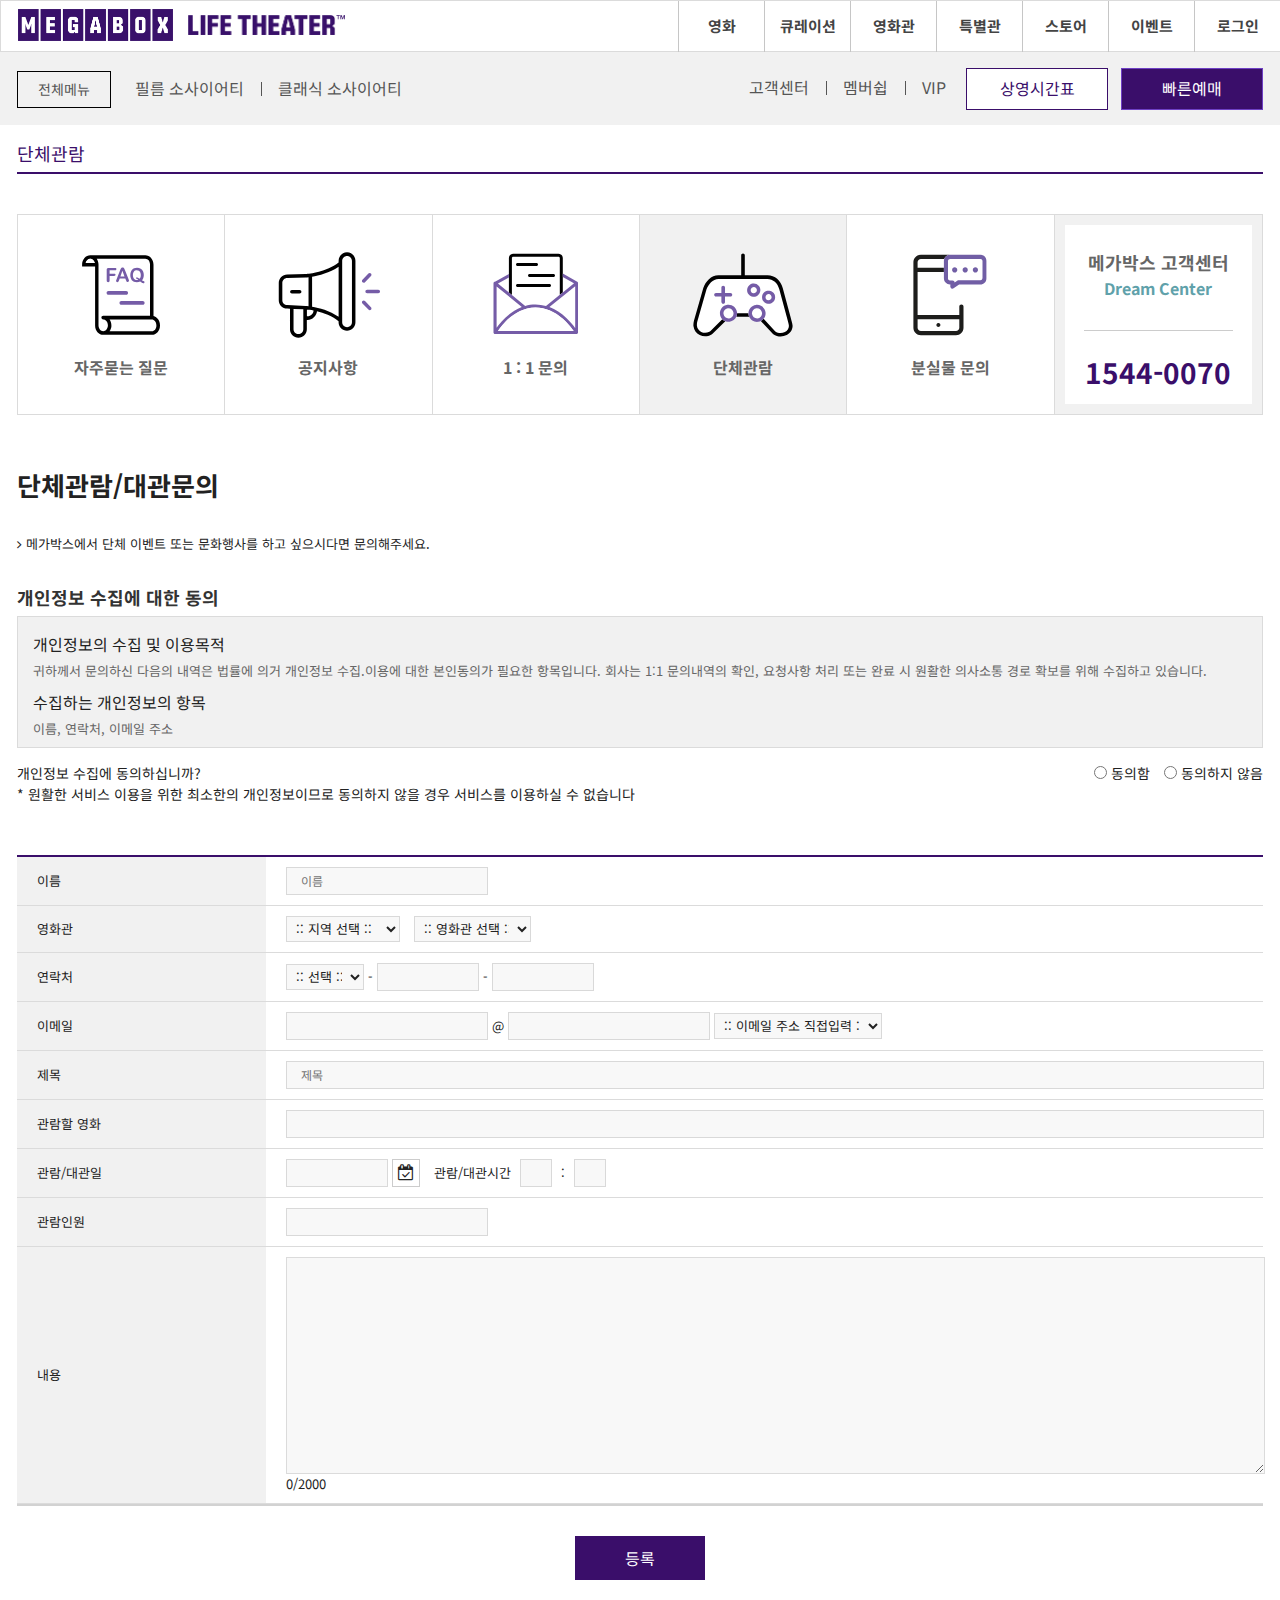
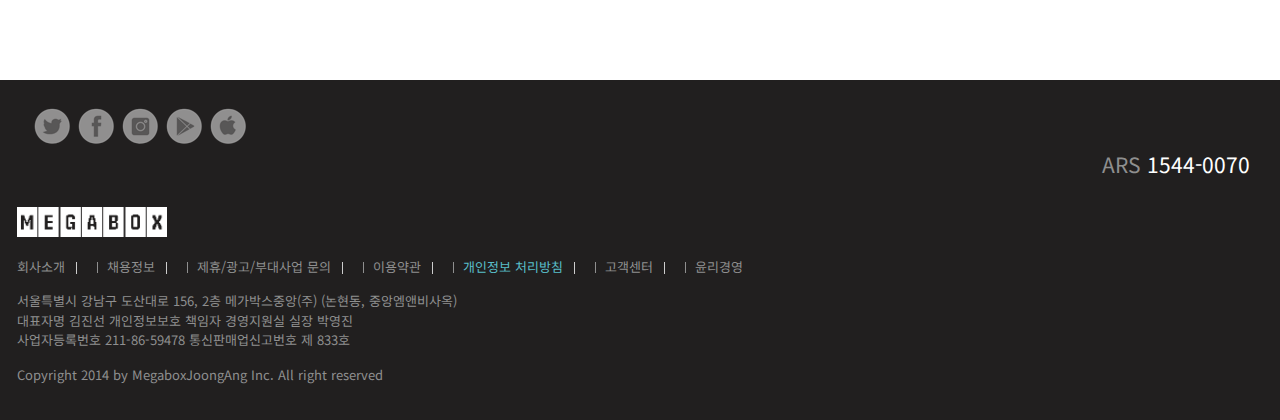
<file: custom/rent.html>
<!DOCTYPE html>
<html lang="ko">
<head>
    <meta charset="UTF-8">
    <meta name="viewport" content="width=device-width, initial-scale=1.0">
    <meta http-equiv="X-UA-Compatible" content="ie=edge">
    <meta name="author" content="wonwon">
    <meta name="description" content="메가박스 영화관 고객센터 사이트 샘플입니다.">
    <meta name="keywords" content="메가박스, 영화, 최신영화, 영화관, CGV, 롯데시네마">
    <title>단체관람/대관문의 - 메가박스</title>

    <!-- style -->
    <link rel="stylesheet" href="../assets/css/reset.css">
    <link rel="stylesheet" href="../assets/css/style.css">
    <link rel="stylesheet" href="../assets/css/font-awesome.css">

    <!-- 파비콘 -->
	<link rel="shortcut icon" href="../assets/icons/favicon64.png">
	<link rel="apple-touch-icon-precomposed" href="asset/icons/favicon152.png">
	<link rel="icon" href="../assets/icons/favicon152.png">
	<link rel="icon" href="../assets/icons/favicon16.png" sizes="16x16">
	<link rel="icon" href="../assets/icons/favicon32.png" sizes="32x32">
	<link rel="icon" href="../assets/icons/favicon48.png" sizes="48x48">
	<link rel="icon" href="../assets/icons/favicon64.png" sizes="64x64">
    <link rel="icon" href="../assets/icons/favicon128.png" sizes="128x128">

    <!-- 웹폰트 -->
    <link href="https://fonts.googleapis.com/css?family=Noto+Sans+KR:100,300,400,500,700,900" rel="stylesheet">

    <!-- HTML5shiv ie6~8 -->
	<!-- [if lt IE 9]>
		<script src="js/html5shiv.min.js"></script>
		<script type="text/javascript">
		alert("현재 당신이 보는 브라우저는 지원하지 않습니다. 최신 브라우저로 업데이트해주세요!")
		</script>
    <! [endif]-->
</head>
<body>
    <!-- 스킵 내비게이션 -->
        <div id="skip">
            <a rel="bookmark" href="#"></a>
        </div>
    <!-- //스킵 내비게이션 -->

    <!-- 모바일 메뉴 -->
    <nav id="nNav">
        <div class="ham-wrap">
            <div class="ham"><span></span></div>
        </div>
        <span></span>
    </nav>
    <!-- //모바일 메뉴 -->

    <!-- header -->
    <header id="header" class="sub">
        <div class="container">
            <div class="row">
                <div class="header clearfix">
                    <h1>
                        <a href="../index.html">
                            <em><img src="../assets/img/logo.png" alt="MEGABOX"></em>
                            <strong><img src="../assets/img/logo_sub.png" alt="LIFE THEATER"></strong>
                        </a>
                    </h1>
                    <nav class="nav">
                        <ul class="clearfix">
                            <li><a href="#">영화</a></li>
                            <li><a href="curation.html">큐레이션</a></li>
                            <li><a href="#">영화관</a></li>
                            <li><a href="#">특별관</a></li>
                            <li><a href="membership.html">스토어</a></li>
                            <li><a href="#">이벤트</a></li>
                            <li><a href="#">로그인</a></li>
                        </ul>
                    </nav>
                </div>
            </div>
        </div>
    </header>
    <!-- //header -->

    <!-- banner -->
    <section id="banner" class="sub">
        <div class="banner_menu sub">
            <h2 class="ir_su">배너 영역</h2>
            <div class="container">
                <div class="row">
                    <div class="bm_left">
                        <ul>
                            <li class="total"><a href="#">전체메뉴</a></li>
                            <li class="right_bar"><a href="#">필름 소사이어티</a></li>
                            <li><a href="#">클래식 소사이어티</a></li>
                        </ul>
                    </div>
                    <div class="bm_right">
                        <ul>
                            <li class="right_bar"><a href="faq.html">고객센터</a></li>
                            <li class="right_bar"><a href="membership.html">멤버쉽</a></li>
                            <li><a href="#">VIP</a></li>
                        </ul>
                        <ul class="btn_box">
                            <li class="white"><a href="#">상영시간표</a></li>
                            <li class="purple"><a href="#">빠른예매</a></li>
                        </ul>
                    </div>
                </div>
            </div>
        </div>
    </section>
    <!-- //banner -->

    <!-- sub_title -->
    <div id="sub_title">
        <div class="container">
            <div class="row">
                <div class="sub_title">
                    <h2>단체관람</h2>
                </div>
            </div>
        </div>
    </div>
    <!-- //sub_title -->

    <section id="contents">
        <div class="container">
            <div class="row">
                <div class="custom_title">
                    <ul>
                        <li>
                            <a href="faq.html">
                                    <span class="img_svg">
                                        <svg version="1.1" id="Layer_1" xmlns="http://www.w3.org/2000/svg" xmlns:xlink="http://www.w3.org/1999/xlink" x="0px" y="0px"
                                            viewBox="0 0 120 120" style="enable-background:new 0 0 120 120;" xml:space="preserve">
                                            <g>
                                                <polygon style="fill:none;" points="199.9,54.4 211.1,45.3 210.9,45.2 199.9,45.2 	"/>
                                                <polygon style="fill:none;" points="135.5,45.2 134.9,45.6 145.9,54.6 145.9,45.2 	"/>
                                                <polygon style="fill:#FFFFFF;" points="210.9,45.2 199.9,39 199.9,45.2 	"/>
                                                <polygon style="fill:#FFFFFF;" points="145.9,39.4 135.5,45.2 145.9,45.2 	"/>
                                                <path style="fill:#FFFFFF;" d="M196.9,20c0-0.7-0.6-1.3-1.3-1.3h-45.3c-0.7,0-1.3,0.6-1.3,1.3v37L162.2,68c3.2-0.9,6.7-1.4,10.3-1.4
                                                    c3.5,0,7,0.5,10.5,1.5l13.9-11.2V20z M165,37.5c0-0.8,0.7-1.5,1.5-1.5h24c0.8,0,1.5,0.7,1.5,1.5s-0.7,1.5-1.5,1.5h-24
                                                    C165.7,39,165,38.3,165,37.5z M154.5,28c-0.8,0-1.5-0.7-1.5-1.5s0.7-1.5,1.5-1.5h19c0.8,0,1.5,0.7,1.5,1.5s-0.7,1.5-1.5,1.5H154.5z
                                                        M186.5,49h-32c-0.8,0-1.5-0.7-1.5-1.5s0.7-1.5,1.5-1.5h32c0.8,0,1.5,0.7,1.5,1.5S187.3,49,186.5,49z"/>
                                                <path d="M145.9,39.4v5.8v9.4l3,2.5V20c0-0.7,0.6-1.3,1.3-1.3h45.3c0.7,0,1.3,0.6,1.3,1.3v36.8l3-2.4v-9.2V39v-3.4V20
                                                    c0-2.4-1.9-4.3-4.3-4.3h-45.3c-2.4,0-4.3,1.9-4.3,4.3v15.9V39.4z"/>
                                                <path style="fill:#FFFFFF;" d="M186.4,69.1c6,2.3,11.8,6,17.2,11.1c3.8,3.6,6.7,7.1,8.5,9.7V48.4L186.4,69.1z"/>
                                                <path style="fill:#FFFFFF;" d="M133.6,48.4v41.3c4-5.7,12.6-16,25.2-20.7L133.6,48.4z"/>
                                                <path style="fill:#755CA7;" d="M214.6,44.1l0.1-0.2l-14.9-8.4V39l11.1,6.2l0.2,0.1l-11.3,9.1l-3,2.4L183,68c-3.4-1-6.9-1.5-10.5-1.5
                                                    c-3.7,0-7.1,0.5-10.3,1.4L148.9,57l-3-2.5l-11-9l0.6-0.3l10.4-5.8v-3.4L132,43.7c-0.2,0-0.4,0-0.6,0.1c-0.5,0.2-0.9,0.8-0.9,1.4
                                                    v49.3c0,0.8,0.7,1.5,1.5,1.5h0.2h81.1h0.2c0.8,0,1.5-0.7,1.5-1.5V45.2C215.1,44.8,215,44.4,214.6,44.1z M212.1,89.9
                                                    c-1.9-2.6-4.7-6.1-8.5-9.7c-5.4-5.1-11.2-8.8-17.2-11.1l25.8-20.8V89.9z M210.7,93H135c4.2-6.2,17.5-23.5,37.5-23.5
                                                    C192.6,69.5,206.3,86.7,210.7,93z M133.6,89.7V48.4L158.8,69C146.2,73.8,137.6,84,133.6,89.7z"/>
                                                <path style="fill:#FFFFFF;" d="M172.5,69.5c-20,0-33.4,17.2-37.5,23.5h75.7C206.3,86.7,192.6,69.5,172.5,69.5z"/>
                                                <path d="M175,26.5c0-0.8-0.7-1.5-1.5-1.5h-19c-0.8,0-1.5,0.7-1.5,1.5s0.7,1.5,1.5,1.5h19C174.3,28,175,27.3,175,26.5z"/>
                                                <path d="M190.5,39c0.8,0,1.5-0.7,1.5-1.5s-0.7-1.5-1.5-1.5h-24c-0.8,0-1.5,0.7-1.5,1.5s0.7,1.5,1.5,1.5H190.5z"/>
                                                <path d="M186.5,46h-32c-0.8,0-1.5,0.7-1.5,1.5s0.7,1.5,1.5,1.5h32c0.8,0,1.5-0.7,1.5-1.5S187.3,46,186.5,46z"/>
                                                <path style="fill:#FFFFFF;" d="M261.3,167.3c0.8,0.1,1.6-0.2,2.3-0.7c0.6-0.5,1-1.3,1.1-2.1c0.1-0.8-0.2-1.6-0.7-2.3c-0.5-0.6-1.3-1-2.1-1.1
                                                    c-0.1,0-0.2,0-0.3,0c-0.7,0-1.4,0.2-1.9,0.7c-0.6,0.5-1,1.3-1.1,2.1c-0.1,0.8,0.2,1.6,0.7,2.3C259.7,166.8,260.5,167.2,261.3,167.3
                                                    z"/>
                                                <path style="fill:#FFFFFF;" d="M246.5,160.2c0.8,0.1,1.6-0.2,2.3-0.7c1.3-1.1,1.5-3,0.5-4.4c-0.6-0.8-1.5-1.2-2.4-1.2c-0.7,0-1.4,0.2-2,0.7
                                                    c-1.3,1.1-1.5,3-0.5,4.4C244.9,159.7,245.6,160.1,246.5,160.2z"/>
                                                <path style="fill:#FFFFFF;" d="M220.4,171.9c4.7-0.6,9,2.7,9.6,7.4c0,0.3,0.1,0.6,0.1,1h11.4c0.1-4.2,3.2-7.8,7.4-8.3c4.7-0.6,9,2.7,9.6,7.4
                                                    c0.3,2.4-0.5,4.8-1.9,6.5l11.9,12.7c2.7,1.9,6.6,2.1,9.6,0.5c2.5-1.3,4-3.5,4-6.1c0-1-0.7-3.8-1.1-5.1c-0.2-0.9-0.4-1.3-0.4-1.6
                                                    l-8.1-29.9c-1.5-6.2-6.3-10.4-11.9-10.4h-49c-5.6,0-10.1,5.4-11.9,10.4l-9.2,32.1c-0.3,1.1-0.5,2.2-0.4,3.3c0,0.5,0,0.9,0,1.1
                                                    c0.3,2.7,1.9,4.9,4.3,6.1c2.6,1.3,5.6,1.2,8.1-0.2c0.4-0.2,0.8-0.5,1.2-0.8l11.8-11.7c-1.2-1.3-2.1-2.9-2.3-4.8
                                                    C212.5,176.7,215.8,172.5,220.4,171.9z M255,163.5c0.2-1.8,1-3.3,2.4-4.4c1.4-1.1,3.1-1.6,4.8-1.4c1.8,0.2,3.3,1,4.4,2.4
                                                    s1.6,3.1,1.4,4.8c-0.2,1.8-1,3.3-2.4,4.4c-1.2,1-2.6,1.5-4.1,1.5c-0.2,0-0.5,0-0.7,0c-1.8-0.2-3.3-1-4.4-2.4S254.9,165.2,255,163.5
                                                    z M242.6,152c2.8-2.3,7-1.9,9.3,1c2.3,2.8,1.9,7-1,9.3c-1.2,1-2.6,1.5-4.1,1.5c-0.2,0-0.5,0-0.7,0c-1.8-0.2-3.3-1-4.4-2.4
                                                    C239.4,158.4,239.8,154.3,242.6,152z M207.4,161.9c0-1,0.8-1.8,1.8-1.8h5.4v-5.4c0-1,0.8-1.8,1.8-1.8s1.8,0.8,1.8,1.8v5.4h5.4
                                                    c1,0,1.8,0.8,1.8,1.8s-0.8,1.8-1.8,1.8H218v5.4c0,1-0.8,1.8-1.8,1.8s-1.8-0.8-1.8-1.8v-5.4h-5.4
                                                    C208.2,163.7,207.4,162.9,207.4,161.9z"/>
                                                <path class="st3" d="M284.3,186.9c-0.1-0.5-0.3-1-0.3-1.2l-8.2-30.4c-1.9-7.8-8-13-15.3-13h-22.8c0-0.1,0-0.1,0-0.2v-19.9
                                                    c0-1-0.8-1.8-1.8-1.8s-1.8,0.8-1.8,1.8v19.9c0,0.1,0,0.1,0,0.2h-22.8c-7.4,0-13,6.4-15.2,12.8l-9.2,32.3c-0.4,1.4-0.6,2.9-0.6,4.4
                                                    c0,1,0,1.3,0.1,1.4c0.5,3.9,2.7,7.1,6.2,8.8c3.6,1.8,7.9,1.7,11.4-0.3c0.6-0.3,1.2-0.7,1.7-1.2l12.5-12.3c-1.1-0.5-2.1-1.1-3-2
                                                    l-11.8,11.7c-0.4,0.3-0.8,0.6-1.2,0.8c-2.5,1.4-5.5,1.5-8.1,0.2c-2.4-1.2-4-3.4-4.3-6.1c0-0.2,0-0.6,0-1.1c0-1.1,0.1-2.3,0.4-3.3
                                                    l9.2-32.1c1.8-5,6.3-10.4,11.9-10.4h49c5.6,0,10.4,4.1,11.9,10.4l8.1,29.9c0,0.3,0.2,0.7,0.4,1.6c0.4,1.3,1.1,4.1,1.1,5.1
                                                    c0,2.6-1.5,4.8-4,6.1c-3.1,1.6-6.9,1.3-9.6-0.5l-11.9-12.7c-0.7,0.9-1.7,1.6-2.8,2.2l12.2,13l0.3,0.2c2.2,1.6,4.8,2.3,7.4,2.3
                                                    c2,0,4.1-0.5,6-1.4c3.7-1.9,5.9-5.3,5.9-9.3C285.5,191.5,285,189.3,284.3,186.9z"/>
                                                <path style="fill:#000;" d="M241.5,181.4c-0.1-0.4-0.1-0.8-0.1-1.2h-11.4c0,1.2-0.2,2.4-0.7,3.5h12.8C241.9,183,241.6,182.2,241.5,181.4z"
                                                    />
                                                <path style="fill:#FFFFFF;" d="M226.5,179.7c-0.3-2.5-2.5-4.4-5-4.4c-0.2,0-0.4,0-0.6,0c-2.8,0.4-4.7,2.9-4.4,5.7c0.4,2.8,2.9,4.7,5.7,4.4
                                                    C224.9,185,226.9,182.4,226.5,179.7z"/>
                                                <path style="fill:#755CA7;" d="M230.1,180.2c0-0.3,0-0.6-0.1-1c-0.6-4.7-4.9-8-9.6-7.4c-4.7,0.6-8,4.9-7.4,9.6c0.2,1.9,1.1,3.5,2.3,4.8
                                                    c0.8,0.9,1.8,1.5,3,2c1,0.4,2.1,0.6,3.2,0.6c0.4,0,0.7,0,1.1-0.1c3.1-0.4,5.6-2.4,6.8-5.1C229.8,182.6,230.1,181.4,230.1,180.2z
                                                        M216.5,181c-0.4-2.8,1.6-5.3,4.4-5.7c0.2,0,0.4,0,0.6,0c2.5,0,4.7,1.9,5,4.4c0.4,2.8-1.6,5.3-4.4,5.7
                                                    C219.4,185.7,216.9,183.7,216.5,181z"/>
                                                <path style="fill:#FFFFFF;" d="M250.7,185.3c2.8-0.4,4.7-2.9,4.4-5.7c-0.3-2.5-2.5-4.4-5-4.4c-0.2,0-0.4,0-0.6,0c-2.8,0.4-4.7,2.9-4.4,5.7
                                                    C245.4,183.7,247.9,185.7,250.7,185.3z"/>
                                                <path style="fill:#755CA7;" d="M256.6,185.8c1.5-1.8,2.2-4.1,1.9-6.5c-0.6-4.7-4.9-8-9.6-7.4c-4.3,0.5-7.4,4.2-7.4,8.3c0,0.4,0,0.8,0.1,1.2
                                                    c0.1,0.8,0.3,1.6,0.6,2.3c1.3,3.1,4.4,5.2,7.9,5.2c0.4,0,0.7,0,1.1-0.1c1-0.1,1.9-0.4,2.7-0.8C254.9,187.4,255.8,186.7,256.6,185.8
                                                    z M245,181c-0.4-2.8,1.6-5.3,4.4-5.7c0.2,0,0.4,0,0.6,0c2.5,0,4.7,1.9,5,4.4c0.4,2.8-1.6,5.3-4.4,5.7
                                                    C247.9,185.7,245.4,183.7,245,181z"/>
                                                <path style="fill:#755CA7;" d="M214.5,169c0,1,0.8,1.8,1.8,1.8s1.8-0.8,1.8-1.8v-5.4h5.4c1,0,1.8-0.8,1.8-1.8s-0.8-1.8-1.8-1.8H218v-5.4
                                                    c0-1-0.8-1.8-1.8-1.8s-1.8,0.8-1.8,1.8v5.4h-5.4c-1,0-1.8,0.8-1.8,1.8s0.8,1.8,1.8,1.8h5.4V169z"/>
                                                <path style="fill:#755CA7;" d="M246.1,163.7c0.2,0,0.5,0,0.7,0c1.5,0,3-0.5,4.1-1.5c2.8-2.3,3.3-6.5,1-9.3c-2.3-2.8-6.5-3.3-9.3-1
                                                    c-2.8,2.3-3.3,6.5-1,9.3C242.8,162.6,244.3,163.5,246.1,163.7z M244.8,154.7c0.6-0.5,1.3-0.7,2-0.7c0.9,0,1.8,0.4,2.4,1.2
                                                    c1.1,1.3,0.9,3.3-0.5,4.4c-0.6,0.5-1.4,0.8-2.3,0.7c-0.8-0.1-1.6-0.5-2.1-1.1C243.3,157.7,243.5,155.8,244.8,154.7z"/>
                                                <path style="fill:#755CA7;" d="M260.9,170.8c0.2,0,0.5,0,0.7,0c1.5,0,3-0.5,4.1-1.5c1.4-1.1,2.2-2.7,2.4-4.4c0.2-1.8-0.3-3.5-1.4-4.8
                                                    s-2.7-2.2-4.4-2.4c-1.7-0.2-3.5,0.3-4.8,1.4c-1.4,1.1-2.2,2.7-2.4,4.4c-0.2,1.8,0.3,3.5,1.4,4.8S259.2,170.6,260.9,170.8z
                                                        M258.5,163.9c0.1-0.8,0.5-1.6,1.1-2.1c0.6-0.5,1.2-0.7,1.9-0.7c0.1,0,0.2,0,0.3,0c0.8,0.1,1.6,0.5,2.1,1.1
                                                    c0.5,0.6,0.8,1.5,0.7,2.3c-0.1,0.8-0.5,1.6-1.1,2.1c-0.6,0.5-1.5,0.8-2.3,0.7c-0.8-0.1-1.6-0.5-2.1-1.1
                                                    C258.7,165.5,258.4,164.7,258.5,163.9z"/>
                                                <polygon style="fill:none;" points="61.4,35.8 59.4,41.6 63.5,41.6 	"/>
                                                <path style="fill:none;" d="M75.9,45c0.5,0,0.9-0.1,1.4-0.3c-0.3-0.2-0.7-0.4-1.1-0.7c-0.4-0.2-0.7-0.4-0.9-0.5C75.1,43.4,75,43.2,75,43
                                                    c0-0.2,0.1-0.4,0.2-0.5c0.2-0.1,0.3-0.2,0.5-0.2c0.6,0,1.5,0.5,2.9,1.4c0.4-0.4,0.7-1,0.9-1.6c0.2-0.6,0.3-1.3,0.3-2.1
                                                    c0-1-0.2-1.9-0.5-2.6c-0.3-0.7-0.8-1.3-1.4-1.7s-1.3-0.6-2.1-0.6c-0.6,0-1.1,0.1-1.6,0.3c-0.5,0.2-0.9,0.5-1.2,0.9
                                                    c-0.3,0.4-0.6,0.9-0.8,1.5s-0.3,1.3-0.3,2.1c0,1.6,0.4,2.8,1.1,3.7C73.8,44.5,74.7,45,75.9,45z"/>
                                                <path style="fill:none;" d="M47,90.3c0-3.3-2.1-5.9-4.7-5.9c-1,0-1.8-0.8-1.8-1.8s0.8-1.8,1.8-1.8H89V29.7c0-1-0.2-1.9-0.5-2.7l-2.3-2.7
                                                    c-0.6-0.3-1.2-0.5-1.9-0.5H35.6c1.1,1.6,1.8,3.7,1.8,5.9v0.7v1.1v58.9c0,3.3,2.1,5.9,4.7,5.9S47,93.6,47,90.3z M81.7,69.6H60.3
                                                    c-1,0-1.8-0.8-1.8-1.8s0.8-1.8,1.8-1.8h21.5c1,0,1.8,0.8,1.8,1.8S82.7,69.6,81.7,69.6z M69.6,37.1c0.3-0.9,0.7-1.6,1.3-2.3
                                                    c0.6-0.6,1.3-1.1,2.1-1.4c0.8-0.3,1.8-0.5,2.8-0.5c1.4,0,2.7,0.3,3.7,0.9c1,0.6,1.8,1.4,2.3,2.5c0.5,1.1,0.8,2.3,0.8,3.8
                                                    c0,2.2-0.6,3.9-1.8,5.2c0.4,0.3,0.9,0.5,1.3,0.8s0.8,0.5,1,0.6s0.2,0.4,0.2,0.7c0,0.2-0.1,0.4-0.3,0.6c-0.2,0.2-0.4,0.3-0.7,0.3
                                                    c-0.2,0-0.5-0.1-0.8-0.2c-0.3-0.1-0.7-0.3-1.1-0.6c-0.4-0.3-0.9-0.6-1.4-0.9c-0.9,0.5-2,0.7-3.4,0.7c-1.1,0-2-0.2-2.9-0.5
                                                    c-0.9-0.3-1.6-0.8-2.1-1.5c-0.6-0.6-1-1.4-1.3-2.3s-0.4-1.9-0.4-2.9C69.1,38.9,69.3,38,69.6,37.1z M59,35.5
                                                    c0.1-0.3,0.2-0.6,0.4-0.9c0.1-0.4,0.3-0.7,0.5-0.9c0.2-0.2,0.4-0.4,0.6-0.6c0.3-0.1,0.6-0.2,1-0.2c0.4,0,0.7,0.1,1,0.2
                                                    c0.3,0.1,0.5,0.3,0.6,0.6c0.2,0.2,0.3,0.5,0.4,0.8c0.1,0.3,0.2,0.6,0.4,1.1l3.6,8.9c0.3,0.7,0.4,1.2,0.4,1.5c0,0.3-0.1,0.6-0.4,0.9
                                                    c-0.3,0.3-0.6,0.4-1,0.4c-0.2,0-0.4,0-0.6-0.1c-0.2-0.1-0.3-0.2-0.4-0.3c-0.1-0.1-0.2-0.3-0.3-0.6c-0.1-0.3-0.2-0.5-0.3-0.7
                                                    l-0.7-1.7h-5.6L58,45.4c-0.3,0.7-0.5,1.2-0.7,1.4s-0.5,0.4-0.9,0.4c-0.4,0-0.7-0.1-0.9-0.4c-0.3-0.3-0.4-0.6-0.4-0.9
                                                    c0-0.2,0-0.4,0.1-0.6c0.1-0.2,0.2-0.5,0.3-0.8L59,35.5z M45.8,34.8c0-0.4,0.1-0.7,0.2-1s0.3-0.4,0.6-0.6c0.3-0.1,0.6-0.2,1-0.2h6.6
                                                    c0.4,0,0.8,0.1,1,0.3s0.3,0.5,0.3,0.8c0,0.3-0.1,0.6-0.3,0.8s-0.5,0.3-1,0.3h-5.5v3.5h4.6c0.4,0,0.7,0.1,1,0.3
                                                    c0.2,0.2,0.3,0.4,0.3,0.8c0,0.3-0.1,0.6-0.3,0.8c-0.2,0.2-0.5,0.3-1,0.3h-4.6v4.6c0,0.6-0.1,1-0.4,1.3c-0.3,0.3-0.6,0.4-1,0.4
                                                    c-0.4,0-0.8-0.1-1-0.4s-0.4-0.7-0.4-1.3V34.8z M47.4,56.2h17.8c1,0,1.8,0.8,1.8,1.8s-0.8,1.8-1.8,1.8H47.4c-1,0-1.8-0.8-1.8-1.8
                                                    S46.4,56.2,47.4,56.2z"/>
                                                <path style="fill:#FFFFFF;" d="M90.8,84.4H48.6c1.1,1.6,1.8,3.7,1.8,5.9c0,0.3,0,0.6,0,0.9c0,0.1,0,0.2,0,0.3c0,0.2,0,0.4-0.1,0.6
                                                    c0,0.1,0,0.2-0.1,0.3c0,0.2-0.1,0.4-0.1,0.5c0,0.1-0.1,0.2-0.1,0.3c0,0.2-0.1,0.3-0.2,0.5c0,0.1-0.1,0.2-0.1,0.3
                                                    c-0.1,0.2-0.1,0.3-0.2,0.5c0,0.1-0.1,0.2-0.1,0.3c-0.1,0.2-0.2,0.4-0.3,0.6c0,0,0,0.1-0.1,0.1c-0.1,0.2-0.3,0.4-0.4,0.6h42.1
                                                    c2.6,0,4.7-2.6,4.7-5.9S93.4,84.4,90.8,84.4z"/>
                                                <path style="fill:#000;" d="M92.5,81.1V29.7c0-5.2-3.7-9.4-8.2-9.4h-55c-4.5,0-8.2,4.2-8.2,9.4v1.8h13v58.9c0,5.2,3.7,9.4,8.2,9.4h48.5
                                                    c4.5,0,8.2-4.2,8.2-9.4C99,85.8,96.2,82.1,92.5,81.1z M90.8,96.2H48.6c0.1-0.2,0.3-0.4,0.4-0.6c0,0,0-0.1,0.1-0.1
                                                    c0.1-0.2,0.2-0.4,0.3-0.6c0-0.1,0.1-0.2,0.1-0.3c0.1-0.2,0.1-0.3,0.2-0.5c0-0.1,0.1-0.2,0.1-0.3c0.1-0.2,0.1-0.3,0.2-0.5
                                                    c0-0.1,0.1-0.2,0.1-0.3c0-0.2,0.1-0.3,0.1-0.5c0-0.1,0-0.2,0.1-0.3c0-0.2,0.1-0.4,0.1-0.6c0-0.1,0-0.2,0-0.3c0-0.3,0-0.6,0-0.9
                                                    c0-2.2-0.7-4.3-1.8-5.9h42.1c2.6,0,4.7,2.6,4.7,5.9S93.4,96.2,90.8,96.2z M90.8,82.7L90.8,82.7L90.8,82.7z M90.8,29.7L90.8,29.7
                                                    L90.8,29.7z M29.2,23.8c2.1,0,3.9,1.8,4.5,4.2h-9.1C25.3,25.5,27.1,23.8,29.2,23.8z M37.5,90.3V31.4v-1.1v-0.7
                                                    c0-2.2-0.7-4.3-1.8-5.9h48.6c0.7,0,1.3,0.2,1.9,0.5c1,0.6,1.8,1.5,2.3,2.7c0.3,0.8,0.5,1.7,0.5,2.7v51.2H42.2c-1,0-1.8,0.8-1.8,1.8
                                                    s0.8,1.8,1.8,1.8c2.6,0,4.7,2.6,4.7,5.9s-2.1,5.9-4.7,5.9S37.5,93.6,37.5,90.3z"/>
                                                <path style="fill:#FFFFFF;" d="M86.2,24.3l2.3,2.7C88,25.8,87.2,24.8,86.2,24.3z"/>
                                                <path style="fill:#FFFFFF;" d="M33.8,27.9c-0.6-2.4-2.4-4.2-4.5-4.2s-3.9,1.8-4.5,4.2H33.8z"/>
                                                <line style="fill:none;stroke:#FFFFFF;stroke-width:0;stroke-linecap:round;stroke-linejoin:round;" x1="90.8" y1="82.7" x2="90.8" y2="82.7"/>
                                                <line style="fill:none;stroke:#FFFFFF;stroke-width:0;stroke-linecap:round;stroke-linejoin:round;" x1="90.8" y1="29.7" x2="90.8" y2="29.7"/>
                                                <path style="fill:#755CA7;" d="M47.2,47.2c0.4,0,0.7-0.1,1-0.4c0.3-0.3,0.4-0.7,0.4-1.3v-4.6h4.6c0.4,0,0.7-0.1,1-0.3
                                                    c0.2-0.2,0.3-0.4,0.3-0.8c0-0.3-0.1-0.6-0.3-0.8c-0.2-0.2-0.5-0.3-1-0.3h-4.6v-3.5h5.5c0.4,0,0.8-0.1,1-0.3s0.3-0.5,0.3-0.8
                                                    c0-0.3-0.1-0.6-0.3-0.8s-0.5-0.3-1-0.3h-6.6c-0.4,0-0.7,0.1-1,0.2c-0.3,0.1-0.4,0.3-0.6,0.6s-0.2,0.6-0.2,1v10.7
                                                    c0,0.6,0.1,1,0.4,1.3S46.8,47.2,47.2,47.2z"/>
                                                <path style="fill:#755CA7;" d="M55.1,45.9c0,0.3,0.1,0.6,0.4,0.9c0.3,0.3,0.6,0.4,0.9,0.4c0.4,0,0.7-0.1,0.9-0.4s0.4-0.7,0.7-1.4l0.7-1.8h5.6
                                                    l0.7,1.7c0.1,0.2,0.2,0.5,0.3,0.7c0.1,0.3,0.2,0.5,0.3,0.6c0.1,0.1,0.2,0.2,0.4,0.3c0.2,0.1,0.3,0.1,0.6,0.1c0.4,0,0.7-0.1,1-0.4
                                                    c0.3-0.3,0.4-0.6,0.4-0.9c0-0.3-0.1-0.8-0.4-1.5l-3.6-8.9c-0.2-0.4-0.3-0.8-0.4-1.1c-0.1-0.3-0.2-0.5-0.4-0.8
                                                    c-0.2-0.2-0.4-0.4-0.6-0.6c-0.3-0.1-0.6-0.2-1-0.2c-0.4,0-0.7,0.1-1,0.2c-0.3,0.1-0.5,0.3-0.6,0.6c-0.2,0.2-0.3,0.5-0.5,0.9
                                                    c-0.1,0.4-0.3,0.7-0.4,0.9l-3.5,9c-0.1,0.4-0.2,0.6-0.3,0.8C55.1,45.6,55.1,45.7,55.1,45.9z M61.4,35.8l2.1,5.7h-4.1L61.4,35.8z"/>
                                                <path style="fill:#755CA7;" d="M70.8,45.2c0.6,0.6,1.3,1.1,2.1,1.5c0.9,0.3,1.8,0.5,2.9,0.5c1.3,0,2.4-0.2,3.4-0.7c0.5,0.4,0.9,0.7,1.4,0.9
                                                    c0.4,0.3,0.8,0.5,1.1,0.6c0.3,0.1,0.6,0.2,0.8,0.2c0.3,0,0.5-0.1,0.7-0.3c0.2-0.2,0.3-0.4,0.3-0.6c0-0.3-0.1-0.5-0.2-0.7
                                                    s-0.5-0.4-1-0.6s-0.9-0.5-1.3-0.8c1.2-1.3,1.8-3,1.8-5.2c0-1.4-0.3-2.7-0.8-3.8c-0.5-1.1-1.3-1.9-2.3-2.5c-1-0.6-2.3-0.9-3.7-0.9
                                                    c-1.1,0-2,0.2-2.8,0.5c-0.8,0.3-1.5,0.8-2.1,1.4c-0.6,0.6-1,1.4-1.3,2.3c-0.3,0.9-0.5,1.9-0.5,2.9c0,1,0.1,2,0.4,2.9
                                                    S70.3,44.6,70.8,45.2z M72.2,37.9c0.2-0.6,0.5-1.1,0.8-1.5c0.3-0.4,0.8-0.7,1.2-0.9c0.5-0.2,1-0.3,1.6-0.3c0.8,0,1.5,0.2,2.1,0.6
                                                    s1.1,0.9,1.4,1.7c0.3,0.7,0.5,1.6,0.5,2.6c0,0.8-0.1,1.5-0.3,2.1c-0.2,0.6-0.5,1.1-0.9,1.6c-1.3-1-2.3-1.4-2.9-1.4
                                                    c-0.2,0-0.4,0.1-0.5,0.2C75.1,42.6,75,42.8,75,43c0,0.2,0.1,0.4,0.2,0.5c0.2,0.1,0.5,0.3,0.9,0.5c0.4,0.2,0.8,0.4,1.1,0.7
                                                    c-0.5,0.2-1,0.3-1.4,0.3c-1.1,0-2.1-0.4-2.8-1.3c-0.7-0.9-1.1-2.1-1.1-3.7C71.9,39.2,72,38.5,72.2,37.9z"/>
                                                <path style="fill:#755CA7;" d="M47.4,59.7h17.8c1,0,1.8-0.8,1.8-1.8s-0.8-1.8-1.8-1.8H47.4c-1,0-1.8,0.8-1.8,1.8S46.4,59.7,47.4,59.7z"/>
                                                <path style="fill:#755CA7;" d="M81.7,66.1H60.3c-1,0-1.8,0.8-1.8,1.8s0.8,1.8,1.8,1.8h21.5c1,0,1.8-0.8,1.8-1.8S82.7,66.1,81.7,66.1z"/>
                                            </g>
                                        </svg>
                                    </span>
                                <strong>자주묻는 질문</strong>
                            </a>
                        </li>
                        <li>
                            <a href="notice.html">
                                <span class="img_svg">
                                    <svg version="1.1" id="Layer_1" xmlns="http://www.w3.org/2000/svg" xmlns:xlink="http://www.w3.org/1999/xlink" x="0px" y="0px"
                                                viewBox="0 0 340.2 340.2" style="enable-background:new 0 0 340.2 340.2;" xml:space="preserve">
                                        <style type="text/css">
                                            .st0{fill:#FFFFFF;}
                                            .st1{fill:none;stroke:#FFFFFF;stroke-width:0;stroke-linecap:round;stroke-linejoin:round;}
                                            .st2{fill:#755CA7;}
                                        </style>
                                        <g>
                                            <path class="st0" d="M129,214.2c-7.9-1.5-14.5-2.3-18.9-2.7v19.1h1.9C121.2,230.6,128.7,223.3,129,214.2z"/>
                                            <path class="st0" d="M100.1,210.8l-27.7-1.3v57.6c0,7.6,6.2,13.8,13.9,13.8c7.6,0,13.9-6.2,13.9-13.8V210.8z"/>
                                            <path class="st0" d="M200.2,90.3c-25.6,17.5-55.9,25-75.2,28.1v84.9c19.5,3.2,49.8,10.8,75.2,28.5V90.3z"/>
                                            <path class="st0" d="M106.7,201.1c0,0,0.1,0,0.1,0c1.7,0.1,4.5,0.4,8,0.8v-82.1c-3.2,0.4-5.7,0.6-7.4,0.7c-0.1,0-0.2,0-0.2,0
                                                l-52.7,1.3c0,0-0.1,0-0.1,0c-7.6,0-13.9,6.2-13.9,13.9v49.1c0,7.6,6.2,13.8,13.9,13.8c0.1,0,0.2,0,0.2,0L106.7,201.1z M89.7,165.8
                                                h-22c-2.8,0-5-2.3-5-5s2.3-5,5-5h22c2.8,0,5,2.3,5,5S92.5,165.8,89.7,165.8z"/>
                                            <path class="st0" d="M224.1,59.2c-7.6,0-13.9,6.2-13.9,13.9v174.4c0,7.6,6.2,13.8,13.9,13.8s13.8-6.2,13.8-13.8V73.1
                                                C238,65.4,231.8,59.2,224.1,59.2z"/>
                                            <path d="M224.1,49.2c-13.2,0-23.9,10.7-23.9,23.9v4.7c-34.7,27.1-82.7,31.9-93.2,32.6l-52.6,1.3c-13.2,0-23.9,10.8-23.9,23.9v49.1
                                                c0,13.1,10.7,23.9,23.8,23.9l8,0.4v58.1c0,13.2,10.7,23.9,23.9,23.9c13.2,0,23.9-10.7,23.9-23.9v-26.4h1.9
                                                c14,0,25.5-10.7,26.9-24.3c18.9,4.5,42.1,12.8,61.2,27.9v3.2c0,13.2,10.7,23.9,23.9,23.9c13.2,0,23.9-10.7,23.9-23.9V73.1
                                                C248,59.9,237.3,49.2,224.1,49.2z M238,247.5c0,7.6-6.2,13.8-13.8,13.8s-13.9-6.2-13.9-13.8V73.1c0-7.6,6.2-13.9,13.9-13.9
                                                S238,65.4,238,73.1V247.5z M86.3,280.9c-7.6,0-13.9-6.2-13.9-13.8v-57.6l27.7,1.3v56.2C100.1,274.7,93.9,280.9,86.3,280.9z
                                                    M54.5,198.6c-7.6,0-13.9-6.2-13.9-13.8v-49.1c0-7.6,6.2-13.9,13.9-13.9c0,0,0.1,0,0.1,0l52.7-1.3c0.1,0,0.2,0,0.2,0
                                                c1.6-0.1,4.1-0.3,7.4-0.7v82.1c-3.6-0.4-6.3-0.6-8-0.8c0,0-0.1,0-0.1,0l-52-2.5C54.6,198.6,54.5,198.6,54.5,198.6z M110.2,211.5
                                                c4.4,0.4,11,1.2,18.9,2.7c-0.3,9.1-7.8,16.4-16.9,16.4h-1.9V211.5z M125,203.3v-84.9c19.3-3.1,49.6-10.6,75.2-28.1v141.5
                                                C174.8,214.1,144.5,206.5,125,203.3z M119.9,113.6L119.9,113.6L119.9,113.6z"/>
                                            <line class="st1" x1="119.9" y1="113.6" x2="119.9" y2="113.6"/>
                                            <path d="M89.7,155.7h-22c-2.8,0-5,2.3-5,5s2.3,5,5,5h22c2.8,0,5-2.3,5-5S92.5,155.7,89.7,155.7z"/>
                                            <path class="st2" d="M312.6,155.2h-31.5c-2.8,0-5,2.3-5,5s2.3,5,5,5h31.5c2.8,0,5-2.3,5-5S315.4,155.2,312.6,155.2z"/>
                                            <path class="st2" d="M275,187.1c-1.9-2-5.1-2.1-7.1-0.1c-2,1.9-2,5.1-0.1,7.1l16.9,17.4c1,1,2.3,1.5,3.6,1.5c1.3,0,2.5-0.5,3.5-1.4
                                                c2-1.9,2-5.1,0.1-7.1L275,187.1z"/>
                                            <path class="st2" d="M271.4,135.2c1.3,0,2.6-0.5,3.6-1.5l16.9-17.4c1.9-2,1.9-5.2-0.1-7.1c-2-1.9-5.2-1.9-7.1,0.1l-16.9,17.4
                                                c-1.9,2-1.9,5.2,0.1,7.1C268.9,134.7,270.1,135.2,271.4,135.2z"/>
                                        </g>
                                    </svg>
                                </span>
                                <strong>공지사항</strong>
                            </a>
                        </li>
                        <li>
                            <a href="1on1.html">
                                <span class="img_svg">
                                    <svg version="1.1" id="Layer_1" xmlns="http://www.w3.org/2000/svg" xmlns:xlink="http://www.w3.org/1999/xlink" x="0px" y="0px"
                                            viewBox="0 0 120 120" style="enable-background:new 0 0 120 120;" xml:space="preserve">
                                        <g>
                                            <polygon style="fill:none;" points="86.9,57.4 98.1,48.3 97.9,48.2 86.9,48.2"/>
                                            <polygon style="fill:none;" points="22.5,48.2 21.9,48.6 32.9,57.6 32.9,48.2"/>
                                            <polygon style="fill:#FFFFFF;" points="97.9,48.2 86.9,42 86.9,48.2"/>
                                            <polygon style="fill:#FFFFFF;" points="32.9,42.4 22.5,48.2 32.9,48.2"/>
                                            <path style="fill:#FFFFFF;" d="M83.9,23c0-0.7-0.6-1.3-1.3-1.3H37.2c-0.7,0-1.3,0.6-1.3,1.3v37L49.2,71c3.2-0.9,6.7-1.4,10.3-1.4
                                                c3.5,0,7,0.5,10.5,1.5l13.9-11.2V23z M52,40.5c0-0.8,0.7-1.5,1.5-1.5h24c0.8,0,1.5,0.7,1.5,1.5S78.3,42,77.5,42h-24
                                                C52.7,42,52,41.3,52,40.5z M41.5,31c-0.8,0-1.5-0.7-1.5-1.5s0.7-1.5,1.5-1.5h19c0.8,0,1.5,0.7,1.5,1.5S61.3,31,60.5,31H41.5z
                                                    M73.5,52h-32c-0.8,0-1.5-0.7-1.5-1.5s0.7-1.5,1.5-1.5h32c0.8,0,1.5,0.7,1.5,1.5S74.3,52,73.5,52z"/>
                                            <path d="M32.9,42.4v5.8v9.4l3,2.5V23c0-0.7,0.6-1.3,1.3-1.3h45.3c0.7,0,1.3,0.6,1.3,1.3v36.8l3-2.4v-9.2V42v-3.4V23
                                                c0-2.4-1.9-4.3-4.3-4.3H37.2c-2.4,0-4.3,1.9-4.3,4.3v15.9V42.4z"/>
                                            <path style="fill:#FFFFFF;" d="M73.4,72.1c6,2.3,11.8,6,17.2,11.1c3.8,3.6,6.7,7.1,8.5,9.7V51.4L73.4,72.1z"/>
                                            <path style="fill:#FFFFFF;" d="M20.6,51.4v41.3c4-5.7,12.6-16,25.2-20.7L20.6,51.4z"/>
                                            <path style="fill:#755CA7;" d="M101.6,47.1l0.1-0.2l-14.9-8.4V42l11.1,6.2l0.2,0.1l-11.3,9.1l-3,2.4L70,71c-3.4-1-6.9-1.5-10.5-1.5
                                                c-3.7,0-7.1,0.5-10.3,1.4L35.9,60l-3-2.5l-11-9l0.6-0.3l10.4-5.8v-3.4L19,46.7c-0.2,0-0.4,0-0.6,0.1c-0.5,0.2-0.9,0.8-0.9,1.4v49.3
                                                c0,0.8,0.7,1.5,1.5,1.5h0.2h81.1h0.2c0.8,0,1.5-0.7,1.5-1.5V48.2C102.1,47.8,102,47.4,101.6,47.1z M99.1,92.9
                                                c-1.9-2.6-4.7-6.1-8.5-9.7c-5.4-5.1-11.2-8.8-17.2-11.1l25.8-20.8V92.9z M97.7,96H22c4.2-6.2,17.5-23.5,37.5-23.5
                                                C79.6,72.5,93.3,89.7,97.7,96z M20.6,92.7V51.4L45.8,72C33.2,76.8,24.6,87,20.6,92.7z"/>
                                            <path style="fill:#FFFFFF;" d="M59.5,72.5c-20,0-33.4,17.2-37.5,23.5h75.7C93.3,89.7,79.6,72.5,59.5,72.5z"/>
                                            <path d="M62,29.5c0-0.8-0.7-1.5-1.5-1.5h-19c-0.8,0-1.5,0.7-1.5,1.5s0.7,1.5,1.5,1.5h19C61.3,31,62,30.3,62,29.5z"/>
                                            <path d="M77.5,42c0.8,0,1.5-0.7,1.5-1.5S78.3,39,77.5,39h-24c-0.8,0-1.5,0.7-1.5,1.5s0.7,1.5,1.5,1.5H77.5z"/>
                                            <path d="M73.5,49h-32c-0.8,0-1.5,0.7-1.5,1.5s0.7,1.5,1.5,1.5h32c0.8,0,1.5-0.7,1.5-1.5S74.3,49,73.5,49z"/>
                                        </g>
                                    </svg>
                                </span>
                                <strong>1 : 1 문의</strong>
                            </a>
                        </li>
                        <li class="active">
                            <a href="rent.html">
                                    <span class="img_svg">
                                        <svg version="1.1" id="Layer_1" xmlns="http://www.w3.org/2000/svg" xmlns:xlink="http://www.w3.org/1999/xlink" x="0px" y="0px"
                                            viewBox="0 0 120 120" style="enable-background:new 0 0 120 120;" xml:space="preserve">
                                            <g>
                                                <polygon style="fill:none;" points="199.9,54.4 211.1,45.3 210.9,45.2 199.9,45.2 	"/>
                                                <polygon style="fill:none;" points="135.5,45.2 134.9,45.6 145.9,54.6 145.9,45.2 	"/>
                                                <polygon style="fill:#FFFFFF;" points="210.9,45.2 199.9,39 199.9,45.2 	"/>
                                                <polygon style="fill:#FFFFFF;" points="145.9,39.4 135.5,45.2 145.9,45.2 	"/>
                                                <path style="fill:#FFFFFF;" d="M196.9,20c0-0.7-0.6-1.3-1.3-1.3h-45.3c-0.7,0-1.3,0.6-1.3,1.3v37L162.2,68c3.2-0.9,6.7-1.4,10.3-1.4
                                                    c3.5,0,7,0.5,10.5,1.5l13.9-11.2V20z M165,37.5c0-0.8,0.7-1.5,1.5-1.5h24c0.8,0,1.5,0.7,1.5,1.5s-0.7,1.5-1.5,1.5h-24
                                                    C165.7,39,165,38.3,165,37.5z M154.5,28c-0.8,0-1.5-0.7-1.5-1.5s0.7-1.5,1.5-1.5h19c0.8,0,1.5,0.7,1.5,1.5s-0.7,1.5-1.5,1.5H154.5z
                                                        M186.5,49h-32c-0.8,0-1.5-0.7-1.5-1.5s0.7-1.5,1.5-1.5h32c0.8,0,1.5,0.7,1.5,1.5S187.3,49,186.5,49z"/>
                                                <path d="M145.9,39.4v5.8v9.4l3,2.5V20c0-0.7,0.6-1.3,1.3-1.3h45.3c0.7,0,1.3,0.6,1.3,1.3v36.8l3-2.4v-9.2V39v-3.4V20
                                                    c0-2.4-1.9-4.3-4.3-4.3h-45.3c-2.4,0-4.3,1.9-4.3,4.3v15.9V39.4z"/>
                                                <path style="fill:#FFFFFF;" d="M186.4,69.1c6,2.3,11.8,6,17.2,11.1c3.8,3.6,6.7,7.1,8.5,9.7V48.4L186.4,69.1z"/>
                                                <path style="fill:#FFFFFF;" d="M133.6,48.4v41.3c4-5.7,12.6-16,25.2-20.7L133.6,48.4z"/>
                                                <path style="fill:#755CA7;" d="M214.6,44.1l0.1-0.2l-14.9-8.4V39l11.1,6.2l0.2,0.1l-11.3,9.1l-3,2.4L183,68c-3.4-1-6.9-1.5-10.5-1.5
                                                    c-3.7,0-7.1,0.5-10.3,1.4L148.9,57l-3-2.5l-11-9l0.6-0.3l10.4-5.8v-3.4L132,43.7c-0.2,0-0.4,0-0.6,0.1c-0.5,0.2-0.9,0.8-0.9,1.4
                                                    v49.3c0,0.8,0.7,1.5,1.5,1.5h0.2h81.1h0.2c0.8,0,1.5-0.7,1.5-1.5V45.2C215.1,44.8,215,44.4,214.6,44.1z M212.1,89.9
                                                    c-1.9-2.6-4.7-6.1-8.5-9.7c-5.4-5.1-11.2-8.8-17.2-11.1l25.8-20.8V89.9z M210.7,93H135c4.2-6.2,17.5-23.5,37.5-23.5
                                                    C192.6,69.5,206.3,86.7,210.7,93z M133.6,89.7V48.4L158.8,69C146.2,73.8,137.6,84,133.6,89.7z"/>
                                                <path style="fill:#FFFFFF;" d="M172.5,69.5c-20,0-33.4,17.2-37.5,23.5h75.7C206.3,86.7,192.6,69.5,172.5,69.5z"/>
                                                <path d="M175,26.5c0-0.8-0.7-1.5-1.5-1.5h-19c-0.8,0-1.5,0.7-1.5,1.5s0.7,1.5,1.5,1.5h19C174.3,28,175,27.3,175,26.5z"/>
                                                <path d="M190.5,39c0.8,0,1.5-0.7,1.5-1.5s-0.7-1.5-1.5-1.5h-24c-0.8,0-1.5,0.7-1.5,1.5s0.7,1.5,1.5,1.5H190.5z"/>
                                                <path d="M186.5,46h-32c-0.8,0-1.5,0.7-1.5,1.5s0.7,1.5,1.5,1.5h32c0.8,0,1.5-0.7,1.5-1.5S187.3,46,186.5,46z"/>
                                                <path style="fill:#FFFFFF;" d="M85.3,65.3c0.8,0.1,1.6-0.2,2.3-0.7c0.6-0.5,1-1.3,1.1-2.1c0.1-0.8-0.2-1.6-0.7-2.3c-0.5-0.6-1.3-1-2.1-1.1
                                                    c-0.1,0-0.2,0-0.3,0c-0.7,0-1.4,0.2-1.9,0.7c-0.6,0.5-1,1.3-1.1,2.1c-0.1,0.8,0.2,1.6,0.7,2.3C83.7,64.8,84.5,65.2,85.3,65.3z"/>
                                                <path style="fill:#FFFFFF;" d="M70.5,58.2c0.8,0.1,1.6-0.2,2.3-0.7c1.3-1.1,1.5-3,0.5-4.4c-0.6-0.8-1.5-1.2-2.4-1.2c-0.7,0-1.4,0.2-2,0.7
                                                    c-1.3,1.1-1.5,3-0.5,4.4C68.9,57.7,69.6,58.1,70.5,58.2z"/>
                                                <path style="fill:#FFFFFF;" d="M44.4,69.9c4.7-0.6,9,2.7,9.6,7.4c0,0.3,0.1,0.6,0.1,1h11.4c0.1-4.2,3.2-7.8,7.4-8.3c4.7-0.6,9,2.7,9.6,7.4
                                                    c0.3,2.4-0.5,4.8-1.9,6.5l11.9,12.7c2.7,1.9,6.6,2.1,9.6,0.5c2.5-1.3,4-3.5,4-6.1c0-1-0.7-3.8-1.1-5.1c-0.2-0.9-0.4-1.3-0.4-1.6
                                                    l-8.1-29.9c-1.5-6.2-6.3-10.4-11.9-10.4h-49c-5.6,0-10.1,5.4-11.9,10.4l-9.2,32.1c-0.3,1.1-0.5,2.2-0.4,3.3c0,0.5,0,0.9,0,1.1
                                                    c0.3,2.7,1.9,4.9,4.3,6.1c2.6,1.3,5.6,1.2,8.1-0.2c0.4-0.2,0.8-0.5,1.2-0.8l11.8-11.7c-1.2-1.3-2.1-2.9-2.3-4.8
                                                    C36.5,74.7,39.8,70.5,44.4,69.9z M79,61.5c0.2-1.8,1-3.3,2.4-4.4c1.4-1.1,3.1-1.6,4.8-1.4c1.8,0.2,3.3,1,4.4,2.4s1.6,3.1,1.4,4.8
                                                    c-0.2,1.8-1,3.3-2.4,4.4c-1.2,1-2.6,1.5-4.1,1.5c-0.2,0-0.5,0-0.7,0c-1.8-0.2-3.3-1-4.4-2.4S78.9,63.2,79,61.5z M66.6,50
                                                    c2.8-2.3,7-1.9,9.3,1c2.3,2.8,1.9,7-1,9.3c-1.2,1-2.6,1.5-4.1,1.5c-0.2,0-0.5,0-0.7,0c-1.8-0.2-3.3-1-4.4-2.4
                                                    C63.4,56.4,63.8,52.3,66.6,50z M31.4,59.9c0-1,0.8-1.8,1.8-1.8h5.4v-5.4c0-1,0.8-1.8,1.8-1.8s1.8,0.8,1.8,1.8v5.4h5.4
                                                    c1,0,1.8,0.8,1.8,1.8s-0.8,1.8-1.8,1.8H42V67c0,1-0.8,1.8-1.8,1.8S38.5,68,38.5,67v-5.4h-5.4C32.2,61.7,31.4,60.9,31.4,59.9z"/>
                                                <path style="fill:#000000;" d="M108.3,84.9c-0.1-0.5-0.3-1-0.3-1.2l-8.2-30.4c-1.9-7.8-8-13-15.3-13H61.8c0-0.1,0-0.1,0-0.2V20.2
                                                    c0-1-0.8-1.8-1.8-1.8s-1.8,0.8-1.8,1.8v19.9c0,0.1,0,0.1,0,0.2H35.5c-7.4,0-13,6.4-15.2,12.8L11,85.4c-0.4,1.4-0.6,2.9-0.6,4.4
                                                    c0,1,0,1.3,0.1,1.4c0.5,3.9,2.7,7.1,6.2,8.8c3.6,1.8,7.9,1.7,11.4-0.3c0.6-0.3,1.2-0.7,1.7-1.2l12.5-12.3c-1.1-0.5-2.1-1.1-3-2
                                                    L27.5,95.9c-0.4,0.3-0.8,0.6-1.2,0.8c-2.5,1.4-5.5,1.5-8.1,0.2c-2.4-1.2-4-3.4-4.3-6.1c0-0.2,0-0.6,0-1.1c0-1.1,0.1-2.3,0.4-3.3
                                                    l9.2-32.1c1.8-5,6.3-10.4,11.9-10.4h49c5.6,0,10.4,4.1,11.9,10.4l8.1,29.9c0,0.3,0.2,0.7,0.4,1.6c0.4,1.3,1.1,4.1,1.1,5.1
                                                    c0,2.6-1.5,4.8-4,6.1c-3.1,1.6-6.9,1.3-9.6-0.5L80.6,83.8c-0.7,0.9-1.7,1.6-2.8,2.2L90,99l0.3,0.2c2.2,1.6,4.8,2.3,7.4,2.3
                                                    c2,0,4.1-0.5,6-1.4c3.7-1.9,5.9-5.3,5.9-9.3C109.5,89.5,109,87.3,108.3,84.9z"/>
                                                <path style="fill:#000000;" d="M65.5,79.4c-0.1-0.4-0.1-0.8-0.1-1.2H54.1c0,1.2-0.2,2.4-0.7,3.5h12.8C65.9,81,65.6,80.2,65.5,79.4z"/>
                                                <path style="fill:#FFFFFF;" d="M50.5,77.7c-0.3-2.5-2.5-4.4-5-4.4c-0.2,0-0.4,0-0.6,0c-2.8,0.4-4.7,2.9-4.4,5.7c0.4,2.8,2.9,4.7,5.7,4.4
                                                    C48.9,83,50.9,80.4,50.5,77.7z"/>
                                                <path style="fill:#755CA7;" d="M54.1,78.2c0-0.3,0-0.6-0.1-1c-0.6-4.7-4.9-8-9.6-7.4c-4.7,0.6-8,4.9-7.4,9.6c0.2,1.9,1.1,3.5,2.3,4.8
                                                    c0.8,0.9,1.8,1.5,3,2c1,0.4,2.1,0.6,3.2,0.6c0.4,0,0.7,0,1.1-0.1c3.1-0.4,5.6-2.4,6.8-5.1C53.8,80.6,54.1,79.4,54.1,78.2z M40.5,79
                                                    c-0.4-2.8,1.6-5.3,4.4-5.7c0.2,0,0.4,0,0.6,0c2.5,0,4.7,1.9,5,4.4c0.4,2.8-1.6,5.3-4.4,5.7C43.4,83.7,40.9,81.7,40.5,79z"/>
                                                <path style="fill:#FFFFFF;" d="M74.7,83.3c2.8-0.4,4.7-2.9,4.4-5.7c-0.3-2.5-2.5-4.4-5-4.4c-0.2,0-0.4,0-0.6,0c-2.8,0.4-4.7,2.9-4.4,5.7
                                                    C69.4,81.7,71.9,83.7,74.7,83.3z"/>
                                                <path style="fill:#755CA7;" d="M80.6,83.8c1.5-1.8,2.2-4.1,1.9-6.5c-0.6-4.7-4.9-8-9.6-7.4c-4.3,0.5-7.4,4.2-7.4,8.3c0,0.4,0,0.8,0.1,1.2
                                                    c0.1,0.8,0.3,1.6,0.6,2.3c1.3,3.1,4.4,5.2,7.9,5.2c0.4,0,0.7,0,1.1-0.1c1-0.1,1.9-0.4,2.7-0.8C78.9,85.4,79.8,84.7,80.6,83.8z
                                                        M69,79c-0.4-2.8,1.6-5.3,4.4-5.7c0.2,0,0.4,0,0.6,0c2.5,0,4.7,1.9,5,4.4c0.4,2.8-1.6,5.3-4.4,5.7C71.9,83.7,69.4,81.7,69,79z"/>
                                                <path style="fill:#755CA7;" d="M38.5,67c0,1,0.8,1.8,1.8,1.8S42,68,42,67v-5.4h5.4c1,0,1.8-0.8,1.8-1.8s-0.8-1.8-1.8-1.8H42v-5.4
                                                    c0-1-0.8-1.8-1.8-1.8s-1.8,0.8-1.8,1.8v5.4h-5.4c-1,0-1.8,0.8-1.8,1.8s0.8,1.8,1.8,1.8h5.4V67z"/>
                                                <path style="fill:#755CA7;" d="M70.1,61.7c0.2,0,0.5,0,0.7,0c1.5,0,3-0.5,4.1-1.5c2.8-2.3,3.3-6.5,1-9.3c-2.3-2.8-6.5-3.3-9.3-1
                                                    c-2.8,2.3-3.3,6.5-1,9.3C66.8,60.6,68.3,61.5,70.1,61.7z M68.8,52.7c0.6-0.5,1.3-0.7,2-0.7c0.9,0,1.8,0.4,2.4,1.2
                                                    c1.1,1.3,0.9,3.3-0.5,4.4c-0.6,0.5-1.4,0.8-2.3,0.7c-0.8-0.1-1.6-0.5-2.1-1.1C67.3,55.7,67.5,53.8,68.8,52.7z"/>
                                                <path style="fill:#755CA7;" d="M84.9,68.8c0.2,0,0.5,0,0.7,0c1.5,0,3-0.5,4.1-1.5c1.4-1.1,2.2-2.7,2.4-4.4c0.2-1.8-0.3-3.5-1.4-4.8
                                                    s-2.7-2.2-4.4-2.4c-1.7-0.2-3.5,0.3-4.8,1.4c-1.4,1.1-2.2,2.7-2.4,4.4c-0.2,1.8,0.3,3.5,1.4,4.8S83.2,68.6,84.9,68.8z M82.5,61.9
                                                    c0.1-0.8,0.5-1.6,1.1-2.1c0.6-0.5,1.2-0.7,1.9-0.7c0.1,0,0.2,0,0.3,0c0.8,0.1,1.6,0.5,2.1,1.1c0.5,0.6,0.8,1.5,0.7,2.3
                                                    c-0.1,0.8-0.5,1.6-1.1,2.1c-0.6,0.5-1.5,0.8-2.3,0.7c-0.8-0.1-1.6-0.5-2.1-1.1C82.7,63.5,82.4,62.7,82.5,61.9z"/>
                                            </g>
                                        </svg>
                                    </span>
                                <strong>단체관람</strong>
                            </a>
                        </li>
                        <li>
                            <a href="lost.html">
                                    <span class="img_svg">
                                        <svg version="1.1" id="Layer_1" xmlns="http://www.w3.org/2000/svg" xmlns:xlink="http://www.w3.org/1999/xlink" x="0px" y="0px"
                                            viewBox="0 0 120 120" style="enable-background:new 0 0 120 120;" xml:space="preserve">
                                            <style type="text/css">
                                                .st0{fill:none;}
                                                .st1{fill:#FFFFFF;}
                                                .st2{fill:#755CA7;}
                                                .st3{fill:#1D1D1B;}
                                                .st4{fill:#715EA5;}
                                                .st5{fill:none;stroke:#FFFFFF;stroke-width:0;stroke-linecap:round;stroke-linejoin:round;}
                                                .st6{fill:none;stroke:#1D1D1B;stroke-width:0;stroke-linecap:round;stroke-linejoin:round;}
                                            </style>
                                            <g>
                                                <polygon class="st0" points="199.9,54.4 211.1,45.3 210.9,45.2 199.9,45.2 	"/>
                                                <polygon class="st0" points="135.5,45.2 134.9,45.6 145.9,54.6 145.9,45.2 	"/>
                                                <polygon class="st1" points="210.9,45.2 199.9,39 199.9,45.2 	"/>
                                                <polygon class="st1" points="145.9,39.4 135.5,45.2 145.9,45.2 	"/>
                                                <path class="st1" d="M196.9,20c0-0.7-0.6-1.3-1.3-1.3h-45.3c-0.7,0-1.3,0.6-1.3,1.3v37L162.2,68c3.2-0.9,6.7-1.4,10.3-1.4
                                                    c3.5,0,7,0.5,10.5,1.5l13.9-11.2V20z M165,37.5c0-0.8,0.7-1.5,1.5-1.5h24c0.8,0,1.5,0.7,1.5,1.5s-0.7,1.5-1.5,1.5h-24
                                                    C165.7,39,165,38.3,165,37.5z M154.5,28c-0.8,0-1.5-0.7-1.5-1.5s0.7-1.5,1.5-1.5h19c0.8,0,1.5,0.7,1.5,1.5s-0.7,1.5-1.5,1.5H154.5z
                                                        M186.5,49h-32c-0.8,0-1.5-0.7-1.5-1.5s0.7-1.5,1.5-1.5h32c0.8,0,1.5,0.7,1.5,1.5S187.3,49,186.5,49z"/>
                                                <path d="M145.9,39.4v5.8v9.4l3,2.5V20c0-0.7,0.6-1.3,1.3-1.3h45.3c0.7,0,1.3,0.6,1.3,1.3v36.8l3-2.4v-9.2V39v-3.4V20
                                                    c0-2.4-1.9-4.3-4.3-4.3h-45.3c-2.4,0-4.3,1.9-4.3,4.3v15.9V39.4z"/>
                                                <path class="st1" d="M186.4,69.1c6,2.3,11.8,6,17.2,11.1c3.8,3.6,6.7,7.1,8.5,9.7V48.4L186.4,69.1z"/>
                                                <path class="st1" d="M133.6,48.4v41.3c4-5.7,12.6-16,25.2-20.7L133.6,48.4z"/>
                                                <path class="st2" d="M214.6,44.1l0.1-0.2l-14.9-8.4V39l11.1,6.2l0.2,0.1l-11.3,9.1l-3,2.4L183,68c-3.4-1-6.9-1.5-10.5-1.5
                                                    c-3.7,0-7.1,0.5-10.3,1.4L148.9,57l-3-2.5l-11-9l0.6-0.3l10.4-5.8v-3.4L132,43.7c-0.2,0-0.4,0-0.6,0.1c-0.5,0.2-0.9,0.8-0.9,1.4
                                                    v49.3c0,0.8,0.7,1.5,1.5,1.5h0.2h81.1h0.2c0.8,0,1.5-0.7,1.5-1.5V45.2C215.1,44.8,215,44.4,214.6,44.1z M212.1,89.9
                                                    c-1.9-2.6-4.7-6.1-8.5-9.7c-5.4-5.1-11.2-8.8-17.2-11.1l25.8-20.8V89.9z M210.7,93H135c4.2-6.2,17.5-23.5,37.5-23.5
                                                    C192.6,69.5,206.3,86.7,210.7,93z M133.6,89.7V48.4L158.8,69C146.2,73.8,137.6,84,133.6,89.7z"/>
                                                <path class="st1" d="M172.5,69.5c-20,0-33.4,17.2-37.5,23.5h75.7C206.3,86.7,192.6,69.5,172.5,69.5z"/>
                                                <path d="M175,26.5c0-0.8-0.7-1.5-1.5-1.5h-19c-0.8,0-1.5,0.7-1.5,1.5s0.7,1.5,1.5,1.5h19C174.3,28,175,27.3,175,26.5z"/>
                                                <path d="M190.5,39c0.8,0,1.5-0.7,1.5-1.5s-0.7-1.5-1.5-1.5h-24c-0.8,0-1.5,0.7-1.5,1.5s0.7,1.5,1.5,1.5H190.5z"/>
                                                <path d="M186.5,46h-32c-0.8,0-1.5,0.7-1.5,1.5s0.7,1.5,1.5,1.5h32c0.8,0,1.5-0.7,1.5-1.5S187.3,46,186.5,46z"/>
                                                <path class="st1" d="M261.3,167.3c0.8,0.1,1.6-0.2,2.3-0.7c0.6-0.5,1-1.3,1.1-2.1c0.1-0.8-0.2-1.6-0.7-2.3c-0.5-0.6-1.3-1-2.1-1.1
                                                    c-0.1,0-0.2,0-0.3,0c-0.7,0-1.4,0.2-1.9,0.7c-0.6,0.5-1,1.3-1.1,2.1c-0.1,0.8,0.2,1.6,0.7,2.3C259.7,166.8,260.5,167.2,261.3,167.3
                                                    z"/>
                                                <path class="st1" d="M246.5,160.2c0.8,0.1,1.6-0.2,2.3-0.7c1.3-1.1,1.5-3,0.5-4.4c-0.6-0.8-1.5-1.2-2.4-1.2c-0.7,0-1.4,0.2-2,0.7
                                                    c-1.3,1.1-1.5,3-0.5,4.4C244.9,159.7,245.6,160.1,246.5,160.2z"/>
                                                <path class="st1" d="M220.4,171.9c4.7-0.6,9,2.7,9.6,7.4c0,0.3,0.1,0.6,0.1,1h11.4c0.1-4.2,3.2-7.8,7.4-8.3c4.7-0.6,9,2.7,9.6,7.4
                                                    c0.3,2.4-0.5,4.8-1.9,6.5l11.9,12.7c2.7,1.9,6.6,2.1,9.6,0.5c2.5-1.3,4-3.5,4-6.1c0-1-0.7-3.8-1.1-5.1c-0.2-0.9-0.4-1.3-0.4-1.6
                                                    l-8.1-29.9c-1.5-6.2-6.3-10.4-11.9-10.4h-49c-5.6,0-10.1,5.4-11.9,10.4l-9.2,32.1c-0.3,1.1-0.5,2.2-0.4,3.3c0,0.5,0,0.9,0,1.1
                                                    c0.3,2.7,1.9,4.9,4.3,6.1c2.6,1.3,5.6,1.2,8.1-0.2c0.4-0.2,0.8-0.5,1.2-0.8l11.8-11.7c-1.2-1.3-2.1-2.9-2.3-4.8
                                                    C212.5,176.7,215.8,172.5,220.4,171.9z M255,163.5c0.2-1.8,1-3.3,2.4-4.4c1.4-1.1,3.1-1.6,4.8-1.4c1.8,0.2,3.3,1,4.4,2.4
                                                    s1.6,3.1,1.4,4.8c-0.2,1.8-1,3.3-2.4,4.4c-1.2,1-2.6,1.5-4.1,1.5c-0.2,0-0.5,0-0.7,0c-1.8-0.2-3.3-1-4.4-2.4S254.9,165.2,255,163.5
                                                    z M242.6,152c2.8-2.3,7-1.9,9.3,1c2.3,2.8,1.9,7-1,9.3c-1.2,1-2.6,1.5-4.1,1.5c-0.2,0-0.5,0-0.7,0c-1.8-0.2-3.3-1-4.4-2.4
                                                    C239.4,158.4,239.8,154.3,242.6,152z M207.4,161.9c0-1,0.8-1.8,1.8-1.8h5.4v-5.4c0-1,0.8-1.8,1.8-1.8s1.8,0.8,1.8,1.8v5.4h5.4
                                                    c1,0,1.8,0.8,1.8,1.8s-0.8,1.8-1.8,1.8H218v5.4c0,1-0.8,1.8-1.8,1.8s-1.8-0.8-1.8-1.8v-5.4h-5.4
                                                    C208.2,163.7,207.4,162.9,207.4,161.9z"/>
                                                <path class="st3" d="M284.3,186.9c-0.1-0.5-0.3-1-0.3-1.2l-8.2-30.4c-1.9-7.8-8-13-15.3-13h-22.8c0-0.1,0-0.1,0-0.2v-19.9
                                                    c0-1-0.8-1.8-1.8-1.8s-1.8,0.8-1.8,1.8v19.9c0,0.1,0,0.1,0,0.2h-22.8c-7.4,0-13,6.4-15.2,12.8l-9.2,32.3c-0.4,1.4-0.6,2.9-0.6,4.4
                                                    c0,1,0,1.3,0.1,1.4c0.5,3.9,2.7,7.1,6.2,8.8c3.6,1.8,7.9,1.7,11.4-0.3c0.6-0.3,1.2-0.7,1.7-1.2l12.5-12.3c-1.1-0.5-2.1-1.1-3-2
                                                    l-11.8,11.7c-0.4,0.3-0.8,0.6-1.2,0.8c-2.5,1.4-5.5,1.5-8.1,0.2c-2.4-1.2-4-3.4-4.3-6.1c0-0.2,0-0.6,0-1.1c0-1.1,0.1-2.3,0.4-3.3
                                                    l9.2-32.1c1.8-5,6.3-10.4,11.9-10.4h49c5.6,0,10.4,4.1,11.9,10.4l8.1,29.9c0,0.3,0.2,0.7,0.4,1.6c0.4,1.3,1.1,4.1,1.1,5.1
                                                    c0,2.6-1.5,4.8-4,6.1c-3.1,1.6-6.9,1.3-9.6-0.5l-11.9-12.7c-0.7,0.9-1.7,1.6-2.8,2.2l12.2,13l0.3,0.2c2.2,1.6,4.8,2.3,7.4,2.3
                                                    c2,0,4.1-0.5,6-1.4c3.7-1.9,5.9-5.3,5.9-9.3C285.5,191.5,285,189.3,284.3,186.9z"/>
                                                <path class="st3" d="M241.5,181.4c-0.1-0.4-0.1-0.8-0.1-1.2h-11.4c0,1.2-0.2,2.4-0.7,3.5h12.8C241.9,183,241.6,182.2,241.5,181.4z"
                                                    />
                                                <path class="st1" d="M226.5,179.7c-0.3-2.5-2.5-4.4-5-4.4c-0.2,0-0.4,0-0.6,0c-2.8,0.4-4.7,2.9-4.4,5.7c0.4,2.8,2.9,4.7,5.7,4.4
                                                    C224.9,185,226.9,182.4,226.5,179.7z"/>
                                                <path class="st4" d="M230.1,180.2c0-0.3,0-0.6-0.1-1c-0.6-4.7-4.9-8-9.6-7.4c-4.7,0.6-8,4.9-7.4,9.6c0.2,1.9,1.1,3.5,2.3,4.8
                                                    c0.8,0.9,1.8,1.5,3,2c1,0.4,2.1,0.6,3.2,0.6c0.4,0,0.7,0,1.1-0.1c3.1-0.4,5.6-2.4,6.8-5.1C229.8,182.6,230.1,181.4,230.1,180.2z
                                                        M216.5,181c-0.4-2.8,1.6-5.3,4.4-5.7c0.2,0,0.4,0,0.6,0c2.5,0,4.7,1.9,5,4.4c0.4,2.8-1.6,5.3-4.4,5.7
                                                    C219.4,185.7,216.9,183.7,216.5,181z"/>
                                                <path class="st1" d="M250.7,185.3c2.8-0.4,4.7-2.9,4.4-5.7c-0.3-2.5-2.5-4.4-5-4.4c-0.2,0-0.4,0-0.6,0c-2.8,0.4-4.7,2.9-4.4,5.7
                                                    C245.4,183.7,247.9,185.7,250.7,185.3z"/>
                                                <path class="st4" d="M256.6,185.8c1.5-1.8,2.2-4.1,1.9-6.5c-0.6-4.7-4.9-8-9.6-7.4c-4.3,0.5-7.4,4.2-7.4,8.3c0,0.4,0,0.8,0.1,1.2
                                                    c0.1,0.8,0.3,1.6,0.6,2.3c1.3,3.1,4.4,5.2,7.9,5.2c0.4,0,0.7,0,1.1-0.1c1-0.1,1.9-0.4,2.7-0.8C254.9,187.4,255.8,186.7,256.6,185.8
                                                    z M245,181c-0.4-2.8,1.6-5.3,4.4-5.7c0.2,0,0.4,0,0.6,0c2.5,0,4.7,1.9,5,4.4c0.4,2.8-1.6,5.3-4.4,5.7
                                                    C247.9,185.7,245.4,183.7,245,181z"/>
                                                <path class="st4" d="M214.5,169c0,1,0.8,1.8,1.8,1.8s1.8-0.8,1.8-1.8v-5.4h5.4c1,0,1.8-0.8,1.8-1.8s-0.8-1.8-1.8-1.8H218v-5.4
                                                    c0-1-0.8-1.8-1.8-1.8s-1.8,0.8-1.8,1.8v5.4h-5.4c-1,0-1.8,0.8-1.8,1.8s0.8,1.8,1.8,1.8h5.4V169z"/>
                                                <path class="st4" d="M246.1,163.7c0.2,0,0.5,0,0.7,0c1.5,0,3-0.5,4.1-1.5c2.8-2.3,3.3-6.5,1-9.3c-2.3-2.8-6.5-3.3-9.3-1
                                                    c-2.8,2.3-3.3,6.5-1,9.3C242.8,162.6,244.3,163.5,246.1,163.7z M244.8,154.7c0.6-0.5,1.3-0.7,2-0.7c0.9,0,1.8,0.4,2.4,1.2
                                                    c1.1,1.3,0.9,3.3-0.5,4.4c-0.6,0.5-1.4,0.8-2.3,0.7c-0.8-0.1-1.6-0.5-2.1-1.1C243.3,157.7,243.5,155.8,244.8,154.7z"/>
                                                <path class="st4" d="M260.9,170.8c0.2,0,0.5,0,0.7,0c1.5,0,3-0.5,4.1-1.5c1.4-1.1,2.2-2.7,2.4-4.4c0.2-1.8-0.3-3.5-1.4-4.8
                                                    s-2.7-2.2-4.4-2.4c-1.7-0.2-3.5,0.3-4.8,1.4c-1.4,1.1-2.2,2.7-2.4,4.4c-0.2,1.8,0.3,3.5,1.4,4.8S259.2,170.6,260.9,170.8z
                                                        M258.5,163.9c0.1-0.8,0.5-1.6,1.1-2.1c0.6-0.5,1.2-0.7,1.9-0.7c0.1,0,0.2,0,0.3,0c0.8,0.1,1.6,0.5,2.1,1.1
                                                    c0.5,0.6,0.8,1.5,0.7,2.3c-0.1,0.8-0.5,1.6-1.1,2.1c-0.6,0.5-1.5,0.8-2.3,0.7c-0.8-0.1-1.6-0.5-2.1-1.1
                                                    C258.7,165.5,258.4,164.7,258.5,163.9z"/>
                                                <polygon class="st0" points="126.4,169.8 124.4,175.6 128.5,175.6 	"/>
                                                <path class="st0" d="M140.9,179c0.5,0,0.9-0.1,1.4-0.3c-0.3-0.2-0.7-0.4-1.1-0.7c-0.4-0.2-0.7-0.4-0.9-0.5
                                                    c-0.2-0.1-0.2-0.3-0.2-0.5c0-0.2,0.1-0.4,0.2-0.5c0.2-0.1,0.3-0.2,0.5-0.2c0.6,0,1.5,0.5,2.9,1.4c0.4-0.4,0.7-1,0.9-1.6
                                                    c0.2-0.6,0.3-1.3,0.3-2.1c0-1-0.2-1.9-0.5-2.6c-0.3-0.7-0.8-1.3-1.4-1.7s-1.3-0.6-2.1-0.6c-0.6,0-1.1,0.1-1.6,0.3
                                                    c-0.5,0.2-0.9,0.5-1.2,0.9c-0.3,0.4-0.6,0.9-0.8,1.5s-0.3,1.3-0.3,2.1c0,1.6,0.4,2.8,1.1,3.7C138.8,178.5,139.7,179,140.9,179z"/>
                                                <path class="st0" d="M112,224.3c0-3.3-2.1-5.9-4.7-5.9c-1,0-1.8-0.8-1.8-1.8s0.8-1.8,1.8-1.8H154v-51.2c0-1-0.2-1.9-0.5-2.7
                                                    l-2.3-2.7c-0.6-0.3-1.2-0.5-1.9-0.5h-48.6c1.1,1.6,1.8,3.7,1.8,5.9v0.7v1.1v58.9c0,3.3,2.1,5.9,4.7,5.9S112,227.6,112,224.3z
                                                        M146.7,203.6h-21.5c-1,0-1.8-0.8-1.8-1.8s0.8-1.8,1.8-1.8h21.5c1,0,1.8,0.8,1.8,1.8S147.7,203.6,146.7,203.6z M134.6,171.1
                                                    c0.3-0.9,0.7-1.6,1.3-2.3c0.6-0.6,1.3-1.1,2.1-1.4c0.8-0.3,1.8-0.5,2.8-0.5c1.4,0,2.7,0.3,3.7,0.9c1,0.6,1.8,1.4,2.3,2.5
                                                    c0.5,1.1,0.8,2.3,0.8,3.8c0,2.2-0.6,3.9-1.8,5.2c0.4,0.3,0.9,0.5,1.3,0.8s0.8,0.5,1,0.6s0.2,0.4,0.2,0.7c0,0.2-0.1,0.4-0.3,0.6
                                                    c-0.2,0.2-0.4,0.3-0.7,0.3c-0.2,0-0.5-0.1-0.8-0.2c-0.3-0.1-0.7-0.3-1.1-0.6c-0.4-0.3-0.9-0.6-1.4-0.9c-0.9,0.5-2,0.7-3.4,0.7
                                                    c-1.1,0-2-0.2-2.9-0.5c-0.9-0.3-1.6-0.8-2.1-1.5c-0.6-0.6-1-1.4-1.3-2.3s-0.4-1.9-0.4-2.9C134.1,172.9,134.3,172,134.6,171.1z
                                                        M124,169.5c0.1-0.3,0.2-0.6,0.4-0.9c0.1-0.4,0.3-0.7,0.5-0.9c0.2-0.2,0.4-0.4,0.6-0.6c0.3-0.1,0.6-0.2,1-0.2c0.4,0,0.7,0.1,1,0.2
                                                    c0.3,0.1,0.5,0.3,0.6,0.6c0.2,0.2,0.3,0.5,0.4,0.8c0.1,0.3,0.2,0.6,0.4,1.1l3.6,8.9c0.3,0.7,0.4,1.2,0.4,1.5c0,0.3-0.1,0.6-0.4,0.9
                                                    c-0.3,0.3-0.6,0.4-1,0.4c-0.2,0-0.4,0-0.6-0.1c-0.2-0.1-0.3-0.2-0.4-0.3c-0.1-0.1-0.2-0.3-0.3-0.6c-0.1-0.3-0.2-0.5-0.3-0.7
                                                    l-0.7-1.7h-5.6l-0.7,1.8c-0.3,0.7-0.5,1.2-0.7,1.4s-0.5,0.4-0.9,0.4c-0.4,0-0.7-0.1-0.9-0.4c-0.3-0.3-0.4-0.6-0.4-0.9
                                                    c0-0.2,0-0.4,0.1-0.6c0.1-0.2,0.2-0.5,0.3-0.8L124,169.5z M110.8,168.8c0-0.4,0.1-0.7,0.2-1s0.3-0.4,0.6-0.6c0.3-0.1,0.6-0.2,1-0.2
                                                    h6.6c0.4,0,0.8,0.1,1,0.3s0.3,0.5,0.3,0.8c0,0.3-0.1,0.6-0.3,0.8s-0.5,0.3-1,0.3h-5.5v3.5h4.6c0.4,0,0.7,0.1,1,0.3
                                                    c0.2,0.2,0.3,0.4,0.3,0.8c0,0.3-0.1,0.6-0.3,0.8c-0.2,0.2-0.5,0.3-1,0.3h-4.6v4.6c0,0.6-0.1,1-0.4,1.3c-0.3,0.3-0.6,0.4-1,0.4
                                                    c-0.4,0-0.8-0.1-1-0.4s-0.4-0.7-0.4-1.3V168.8z M112.4,190.2h17.8c1,0,1.8,0.8,1.8,1.8s-0.8,1.8-1.8,1.8h-17.8
                                                    c-1,0-1.8-0.8-1.8-1.8S111.4,190.2,112.4,190.2z"/>
                                                <path class="st1" d="M155.8,218.4h-42.1c1.1,1.6,1.8,3.7,1.8,5.9c0,0.3,0,0.6,0,0.9c0,0.1,0,0.2,0,0.3c0,0.2,0,0.4-0.1,0.6
                                                    c0,0.1,0,0.2-0.1,0.3c0,0.2-0.1,0.4-0.1,0.5c0,0.1-0.1,0.2-0.1,0.3c0,0.2-0.1,0.3-0.2,0.5c0,0.1-0.1,0.2-0.1,0.3
                                                    c-0.1,0.2-0.1,0.3-0.2,0.5c0,0.1-0.1,0.2-0.1,0.3c-0.1,0.2-0.2,0.4-0.3,0.6c0,0,0,0.1-0.1,0.1c-0.1,0.2-0.3,0.4-0.4,0.6h42.1
                                                    c2.6,0,4.7-2.6,4.7-5.9S158.4,218.4,155.8,218.4z"/>
                                                <path class="st3" d="M157.5,215.1v-51.5c0-5.2-3.7-9.4-8.2-9.4h-55c-4.5,0-8.2,4.2-8.2,9.4v1.8h13v58.9c0,5.2,3.7,9.4,8.2,9.4h48.5
                                                    c4.5,0,8.2-4.2,8.2-9.4C164,219.8,161.2,216.1,157.5,215.1z M155.8,230.2h-42.1c0.1-0.2,0.3-0.4,0.4-0.6c0,0,0-0.1,0.1-0.1
                                                    c0.1-0.2,0.2-0.4,0.3-0.6c0-0.1,0.1-0.2,0.1-0.3c0.1-0.2,0.1-0.3,0.2-0.5c0-0.1,0.1-0.2,0.1-0.3c0.1-0.2,0.1-0.3,0.2-0.5
                                                    c0-0.1,0.1-0.2,0.1-0.3c0-0.2,0.1-0.3,0.1-0.5c0-0.1,0-0.2,0.1-0.3c0-0.2,0.1-0.4,0.1-0.6c0-0.1,0-0.2,0-0.3c0-0.3,0-0.6,0-0.9
                                                    c0-2.2-0.7-4.3-1.8-5.9h42.1c2.6,0,4.7,2.6,4.7,5.9S158.4,230.2,155.8,230.2z M155.8,216.7L155.8,216.7L155.8,216.7z M155.8,163.7
                                                    L155.8,163.7L155.8,163.7z M94.2,157.8c2.1,0,3.9,1.8,4.5,4.2h-9.1C90.3,159.5,92.1,157.8,94.2,157.8z M102.5,224.3v-58.9v-1.1
                                                    v-0.7c0-2.2-0.7-4.3-1.8-5.9h48.6c0.7,0,1.3,0.2,1.9,0.5c1,0.6,1.8,1.5,2.3,2.7c0.3,0.8,0.5,1.7,0.5,2.7v51.2h-46.8
                                                    c-1,0-1.8,0.8-1.8,1.8s0.8,1.8,1.8,1.8c2.6,0,4.7,2.6,4.7,5.9s-2.1,5.9-4.7,5.9S102.5,227.6,102.5,224.3z"/>
                                                <path class="st1" d="M151.2,158.3l2.3,2.7C153,159.8,152.2,158.8,151.2,158.3z"/>
                                                <path class="st1" d="M98.8,161.9c-0.6-2.4-2.4-4.2-4.5-4.2s-3.9,1.8-4.5,4.2H98.8z"/>
                                                <line class="st5" x1="155.8" y1="216.7" x2="155.8" y2="216.7"/>
                                                <line class="st5" x1="155.8" y1="163.7" x2="155.8" y2="163.7"/>
                                                <path class="st4" d="M112.2,181.2c0.4,0,0.7-0.1,1-0.4c0.3-0.3,0.4-0.7,0.4-1.3v-4.6h4.6c0.4,0,0.7-0.1,1-0.3
                                                    c0.2-0.2,0.3-0.4,0.3-0.8c0-0.3-0.1-0.6-0.3-0.8c-0.2-0.2-0.5-0.3-1-0.3h-4.6v-3.5h5.5c0.4,0,0.8-0.1,1-0.3s0.3-0.5,0.3-0.8
                                                    c0-0.3-0.1-0.6-0.3-0.8s-0.5-0.3-1-0.3h-6.6c-0.4,0-0.7,0.1-1,0.2c-0.3,0.1-0.4,0.3-0.6,0.6s-0.2,0.6-0.2,1v10.7
                                                    c0,0.6,0.1,1,0.4,1.3S111.8,181.2,112.2,181.2z"/>
                                                <path class="st4" d="M120.1,179.9c0,0.3,0.1,0.6,0.4,0.9c0.3,0.3,0.6,0.4,0.9,0.4c0.4,0,0.7-0.1,0.9-0.4s0.4-0.7,0.7-1.4l0.7-1.8
                                                    h5.6l0.7,1.7c0.1,0.2,0.2,0.5,0.3,0.7c0.1,0.3,0.2,0.5,0.3,0.6c0.1,0.1,0.2,0.2,0.4,0.3c0.2,0.1,0.3,0.1,0.6,0.1
                                                    c0.4,0,0.7-0.1,1-0.4c0.3-0.3,0.4-0.6,0.4-0.9c0-0.3-0.1-0.8-0.4-1.5l-3.6-8.9c-0.2-0.4-0.3-0.8-0.4-1.1c-0.1-0.3-0.2-0.5-0.4-0.8
                                                    c-0.2-0.2-0.4-0.4-0.6-0.6c-0.3-0.1-0.6-0.2-1-0.2c-0.4,0-0.7,0.1-1,0.2c-0.3,0.1-0.5,0.3-0.6,0.6c-0.2,0.2-0.3,0.5-0.5,0.9
                                                    c-0.1,0.4-0.3,0.7-0.4,0.9l-3.5,9c-0.1,0.4-0.2,0.6-0.3,0.8C120.1,179.6,120.1,179.7,120.1,179.9z M126.4,169.8l2.1,5.7h-4.1
                                                    L126.4,169.8z"/>
                                                <path class="st4" d="M135.8,179.2c0.6,0.6,1.3,1.1,2.1,1.5c0.9,0.3,1.8,0.5,2.9,0.5c1.3,0,2.4-0.2,3.4-0.7c0.5,0.4,0.9,0.7,1.4,0.9
                                                    c0.4,0.3,0.8,0.5,1.1,0.6c0.3,0.1,0.6,0.2,0.8,0.2c0.3,0,0.5-0.1,0.7-0.3c0.2-0.2,0.3-0.4,0.3-0.6c0-0.3-0.1-0.5-0.2-0.7
                                                    s-0.5-0.4-1-0.6s-0.9-0.5-1.3-0.8c1.2-1.3,1.8-3,1.8-5.2c0-1.4-0.3-2.7-0.8-3.8c-0.5-1.1-1.3-1.9-2.3-2.5c-1-0.6-2.3-0.9-3.7-0.9
                                                    c-1.1,0-2,0.2-2.8,0.5c-0.8,0.3-1.5,0.8-2.1,1.4c-0.6,0.6-1,1.4-1.3,2.3c-0.3,0.9-0.5,1.9-0.5,2.9c0,1,0.1,2,0.4,2.9
                                                    S135.3,178.6,135.8,179.2z M137.2,171.9c0.2-0.6,0.5-1.1,0.8-1.5c0.3-0.4,0.8-0.7,1.2-0.9c0.5-0.2,1-0.3,1.6-0.3
                                                    c0.8,0,1.5,0.2,2.1,0.6s1.1,0.9,1.4,1.7c0.3,0.7,0.5,1.6,0.5,2.6c0,0.8-0.1,1.5-0.3,2.1c-0.2,0.6-0.5,1.1-0.9,1.6
                                                    c-1.3-1-2.3-1.4-2.9-1.4c-0.2,0-0.4,0.1-0.5,0.2c-0.2,0.1-0.2,0.3-0.2,0.5c0,0.2,0.1,0.4,0.2,0.5c0.2,0.1,0.5,0.3,0.9,0.5
                                                    c0.4,0.2,0.8,0.4,1.1,0.7c-0.5,0.2-1,0.3-1.4,0.3c-1.1,0-2.1-0.4-2.8-1.3c-0.7-0.9-1.1-2.1-1.1-3.7
                                                    C136.9,173.2,137,172.5,137.2,171.9z"/>
                                                <path class="st4" d="M112.4,193.7h17.8c1,0,1.8-0.8,1.8-1.8s-0.8-1.8-1.8-1.8h-17.8c-1,0-1.8,0.8-1.8,1.8S111.4,193.7,112.4,193.7z
                                                    "/>
                                                <path class="st4" d="M146.7,200.1h-21.5c-1,0-1.8,0.8-1.8,1.8s0.8,1.8,1.8,1.8h21.5c1,0,1.8-0.8,1.8-1.8S147.7,200.1,146.7,200.1z"
                                                    />
                                                <path class="st0" d="M27.6,84.3v8.4c0,1.8,1.5,3.3,3.3,3.3H66c1.8,0,3.3-1.5,3.3-3.3v-8.4H27.6z M49.6,91.6
                                                    c-0.9,0.7-2.2,0.5-2.8-0.4c-0.7-0.9-0.5-2.2,0.4-2.8c0.9-0.7,2.2-0.5,2.8,0.4C50.7,89.7,50.5,90.9,49.6,91.6z"/>
                                                <path class="st0" d="M27.6,27.3v5.5h26.3V26c0-0.7,0.1-1.3,0.3-2H30.9C29.1,24,27.6,25.5,27.6,27.3z"/>
                                                <line class="st6" x1="71.4" y1="82.2" x2="71.4" y2="82.2"/>
                                                <line class="st6" x1="25.5" y1="82.2" x2="25.5" y2="82.2"/>
                                                <line class="st6" x1="25.5" y1="34.9" x2="25.5" y2="34.9"/>
                                                <path class="st3" d="M53.9,32.8H27.6v-5.5c0-1.8,1.5-3.3,3.3-3.3h23.3c0.8-2.4,3.1-4.2,5.8-4.2H30.9c-4.1,0-7.5,3.4-7.5,7.5v65.4
                                                    c0,4.1,3.4,7.5,7.5,7.5H66c4.1,0,7.5-3.4,7.5-7.5V71.6c0-1.2-0.9-2.1-2.1-2.1s-2.1,0.9-2.1,2.1v8.5H27.6V37h26.3V32.8z M25.5,34.9
                                                    L25.5,34.9L25.5,34.9z M25.5,82.2L25.5,82.2L25.5,82.2z M66,96H30.9c-1.8,0-3.3-1.5-3.3-3.3v-8.4h41.7v8.4C69.3,94.5,67.8,96,66,96
                                                    z M71.4,82.2L71.4,82.2L71.4,82.2z"/>
                                                <path class="st3" d="M47.2,88.4c-0.9,0.7-1.1,1.9-0.4,2.8c0.7,0.9,1.9,1.1,2.8,0.4c0.9-0.7,1.1-1.9,0.4-2.8
                                                    C49.4,87.9,48.1,87.7,47.2,88.4z"/>
                                                <path class="st1" d="M90.4,24H66H60c-1.1,0-2,0.9-2,2v17.4c0,1.1,0.9,2,2,2h2.6c0.6,0,1.1,0.2,1.5,0.6c0.4,0.4,0.6,0.9,0.6,1.5
                                                    l0,0.1l2.7-1.9c0.3-0.2,0.8-0.4,1.2-0.4h21.9c1.1,0,2-0.9,2-2V26C92.4,24.9,91.5,24,90.4,24z M64.7,37.5c-1.4,0-2.6-1.2-2.6-2.6
                                                    s1.2-2.6,2.6-2.6c1.4,0,2.6,1.2,2.6,2.6S66.1,37.5,64.7,37.5z M75.2,37.5c-1.4,0-2.6-1.2-2.6-2.6s1.2-2.6,2.6-2.6
                                                    c1.4,0,2.6,1.2,2.6,2.6S76.7,37.5,75.2,37.5z M85.4,37.5c-1.4,0-2.6-1.2-2.6-2.6s1.2-2.6,2.6-2.6s2.6,1.2,2.6,2.6
                                                    S86.8,37.5,85.4,37.5z"/>
                                                <path class="st4" d="M90.4,19.8H66H60c-2.7,0-5,1.7-5.8,4.2c-0.2,0.6-0.3,1.3-0.3,2v6.8V37v6.3c0,3.4,2.7,6.1,6.1,6.1h0.4l-0.1,2.1
                                                    c0,0.8,0.4,1.5,1.1,1.9c0.3,0.2,0.7,0.3,1,0.3c0.4,0,0.8-0.1,1.2-0.4l5.5-3.8h21.2c3.4,0,6.1-2.7,6.1-6.1V26
                                                    C96.6,22.6,93.8,19.8,90.4,19.8z M92.4,43.3c0,1.1-0.9,2-2,2H68.5c-0.4,0-0.8,0.1-1.2,0.4l-2.7,1.9l0-0.1c0-0.6-0.2-1.1-0.6-1.5
                                                    c-0.4-0.4-0.9-0.6-1.5-0.6H60c-1.1,0-2-0.9-2-2V26c0-1.1,0.9-2,2-2H66h24.5c1.1,0,2,0.9,2,2V43.3z"/>
                                                <path class="st3" d="M64.8,34.9c0-0.1-0.1-0.2-0.2-0.2c-0.1,0-0.2,0.1-0.2,0.2C64.5,35.1,64.8,35.1,64.8,34.9z"/>
                                                <path class="st4" d="M67.3,34.9c0-1.4-1.2-2.6-2.6-2.6c-1.4,0-2.6,1.2-2.6,2.6s1.2,2.6,2.6,2.6C66.1,37.5,67.3,36.3,67.3,34.9z
                                                        M64.7,34.7c0.1,0,0.2,0.1,0.2,0.2c0,0.2-0.4,0.2-0.4,0C64.5,34.8,64.6,34.7,64.7,34.7z"/>
                                                <path class="st3" d="M75.2,34.7c-0.1,0-0.2,0.1-0.2,0.2c0,0.2,0.4,0.2,0.4,0C75.4,34.8,75.3,34.7,75.2,34.7z"/>
                                                <path class="st4" d="M75.2,32.3c-1.4,0-2.6,1.2-2.6,2.6s1.2,2.6,2.6,2.6c1.4,0,2.6-1.2,2.6-2.6S76.7,32.3,75.2,32.3z M75.1,34.9
                                                    c0-0.1,0.1-0.2,0.2-0.2s0.2,0.1,0.2,0.2C75.4,35.1,75.1,35.1,75.1,34.9z"/>
                                                <path class="st3" d="M85.4,34.7c-0.1,0-0.2,0.1-0.2,0.2c0,0.2,0.4,0.2,0.4,0C85.6,34.8,85.5,34.7,85.4,34.7z"/>
                                                <path class="st4" d="M85.4,32.3c-1.4,0-2.6,1.2-2.6,2.6s1.2,2.6,2.6,2.6s2.6-1.2,2.6-2.6S86.8,32.3,85.4,32.3z M85.2,34.9
                                                    c0-0.1,0.1-0.2,0.2-0.2s0.2,0.1,0.2,0.2C85.6,35.1,85.2,35.1,85.2,34.9z"/>
                                            </g>
                                        </svg>
                                    </span>
                                <strong>분실물 문의</strong>
                            </a>
                        </li>
                        <li class="last">
                            <em>메가박스 고객센터</em>
                            <strong>Dream Center</strong>
                            <a href="#">1544-0070</a>
                        </li>
                    </ul>
                </div>
                <div class="custom_text">
                    <h2 class="">단체관람/대관문의</h2>
                    <ul class="mt30">
                        <li><i class="fa fa-angle-right" aria-hidden="true"></i> 메가박스에서 단체 이벤트 또는 문화행사를 하고 싶으시다면 문의해주세요.</li>
                    </ul>
                    <h3 class="mt30">개인정보 수집에 대한 동의</h3>
                    <div class="custom_term">
                        <h4>개인정보의 수집 및 이용목적</h4>
                        <p>귀하께서 문의하신 다음의 내역은 법률에 의거 개인정보 수집.이용에 대한 본인동의가 필요한 항목입니다. 회사는 1:1 문의내역의 확인, 요청사항 처리 또는 완료 시 원활한 의사소통 경로 확보를 위해 수집하고 있습니다.</p>

                        <h4>수집하는 개인정보의 항목</h4>
                        <p>이름, 연락처, 이메일 주소</p>

                        <h4>개인정보의 보유기간 및 이용기간</h4>
                        <p>문의 접수 ~ 처리 완료 후 6개월
                        (단, 관계법령의 규정에 의하여 보존 할 필요성이 있는 경우에는 관계 법령에 따라 보존)
                        자세한 내용은 '개인정보 처리방침'을 확인하시기 바랍니다.</p>
                    </div>

                    <div class="mt15 person">
                        <p>개인정보 수집에 동의하십니까? <br>
                            * 원활한 서비스 이용을 위한 최소한의 개인정보이므로 동의하지 않을 경우 서비스를 이용하실 수 없습니다</p>
                        <form action="" name="">
                            <ul class="person_agree">
                                <li>
                                    <input type="radio" title="개인정보 수집 동의함을 선택" class="agree" id="agree">
                                    <label for="agree">동의함</label>
                                </li>
                                <li>
                                    <input type="radio" title="개인정보 수집 동의함을 선택" class="disagree" id="agree2">
                                    <label for="agree2">동의하지 않음</label>
                                </li>
                            </ul>
                        </form>
                    </div>
                </div>
                <div class="custom_question">
                    <div class="table_style1">
                        <table class="table">
                            <caption class="ir_su">1 : 1 문의 - 이름, 연락처, 이메일, 문의지점, 문의유형, 제목, 내용, 파일첨부 등의 입력 표</caption>
                            <colgroup>
                                <col style="width: 20%;">
                                <col style="width: 80%;">
                            </colgroup>
                            <tbody>
                                <tr>
                                    <th>이름</th>
                                    <td><input type="text" placeholder="이름" title="이름" class="ui_input1"></td>
                                </tr>
                                <tr>
                                    <th>영화관</th>
                                    <td>
                                        <div class="form_inline">
                                            <div class="form_group mr10">
                                                <label for="spot3" class="ir_su">지역 선택</label>
                                                <select name="spot3" id="spot3" title="지역 선택하기" class="ui_select1">
                                                    <option value=""> :: 지역 선택 :: </option>
                                                    <option value="10">서울</option>
                                                    <option value="30">경기</option>
                                                    <option value="35">인천</option>
                                                    <option value="45">대전/충청/세종</option>
                                                    <option value="55">부산/대구/경상</option>
                                                    <option value="65">광주/전라</option>
                                                    <option value="70">강원</option>
                                                    <option value="80">제주</option>
                                                </select>
                                            </div>
                                            <div class="form_group">
                                                <label for="spot3" class="ir_su">영화관 선택</label>
                                                <select name="spot4" id="spot4" title="영화관 선택하기" class="ui_select1">
                                                    <option value=""> :: 영화관 선택 :: </option>
                                                    <option value="11">강남</option>
                                                    <option value="12">강남대로</option>
                                                    <option value="13">강동</option>
                                                    <option value="14">군자</option>
                                                    <option value="15">동대문</option>
                                                    <option value="16">목동</option>
                                                    <option value="17">센트럴</option>
                                                    <option value="18">신촌</option>
                                                </select>
                                            </div>
                                        </div>
                                    </td>
                                </tr>
                                <tr>
                                    <th>연락처</th>
                                    <td>
                                        <div class="form_inline">
                                            <div class="form_group">
                                                <label for="hp1" class="ir_su">국번선택</label>
                                                <select name="hp1" id="hp" title="휴대폰 앞자리 선택" class="ui_select1">
                                                    <option value="">:: 선택 ::</option>
                                                    <option value="010">010</option>
                                                    <option value="011">011</option>
                                                    <option value="016">016</option>
                                                    <option value="017">017</option>
                                                    <option value="018">018</option>
                                                    <option value="019">019</option>
                                                </select>
                                            </div>
                                            <div class="form_group"> - </div>
                                            <div class="form_group">
                                                <label for="hp2" class="ir_su">전화번호 가운데 자리</label>
                                                <input type="text" name="hp2" id="hp2" maxlength="4" class="ui_input2">
                                            </div>
                                            <div class="form_group"> - </div>
                                            <div class="form_group">
                                                <label for="hp3" class="ir_su">전화번호 끝 자리</label>
                                                <input type="text" name="hp3" id="hp3" maxlength="4" class="ui_input2">
                                            </div>
                                        </div>
                                    </td>
                                </tr>
                                <tr>
                                    <th>이메일</th>
                                    <td>
                                        <div class="form_inline">
                                            <div class="form_group">
                                                <label for="user_email1" class="ir_su">이메일 아이디</label>
                                                <input type="text" id="user_email1" name="user_email1" class="ui_input1">
                                            </div>
                                            <div class="form_group"> @ </div>
                                            <div class="form_group">
                                                <label for="user_email2" class="ir_su">이메일 주소</label>
                                                <input type="text" id="user_email2" name="user_email2" class="ui_input1">
                                            </div>
                                            <div class="form_group">
                                                <label for="user_email3" class="ir_su">메일 선택</label>
                                                <select name="user_email3" id="user_email3" title="이메일 주소 선택" class="ui_select1">
                                                    <option value="">:: 이메일 주소 직접입력 ::</option>
                                                    <option value="naver.com">naver.com</option>
                                                    <option value="nate.com">nate.com</option>
                                                    <option value="hanmail.net">hanmail.net</option>
                                                    <option value="gamil.com">gamil.com</option>
                                                </select>
                                            </div>
                                        </div>
                                    </td>
                                </tr>
                                <tr>
                                    <th>제목</th>
                                    <td><input type="text" title="제목" placeholder="제목" class="ui_input4"></td>
                                </tr>
                                <tr>
                                    <th>관람할 영화</th>
                                    <td><input type="text" title="관람할 영화" class="ui_input4"></td>
                                </tr>
                                <tr>
                                    <th>관람/대관일</th>
                                    <td>
                                        <div class="form_inline">
                                            <div class="form_group">
                                                <label for="rent_date" class="ir_su">전화번호 가운데 자리</label>
                                                <input type="text" name="rent_date" id="rent_date" maxlength="4" class="ui_input2">
                                            </div>
                                            <div class="form_group calender mr10">
                                                <i class="fa fa-calendar-check-o" aria-hidden="true"></i>
                                            </div>
                                            <div class="form_group mr5">
                                                <h4>관람/대관시간</h4>
                                            </div>
                                            <div class="form_group mr5">
                                                <label for="rent_time1" class="ir_su">관람/대관시간 처음 자리</label>
                                                <input type="text" name="rent_time1" id="rent_time1" maxlength="2" class="ui_input5">
                                            </div>
                                            <div class="form_group mr5">:</div>
                                            <div class="form_group">
                                                <label for="rent_time2" class="ir_su">관람/대관시간 끝 자리</label>
                                                <input type="text" name="rent_time2" id="rent_time2" maxlength="2" class="ui_input5">
                                            </div>
                                        </div>
                                    </td>
                                </tr>
                                <tr>
                                    <th>관람인원</th>
                                    <td><input type="text" title="관람인원" class="ui_input1"></td>
                                </tr>
                                <tr>
                                    <th>내용</th>
                                    <td>
                                        <textarea id="enter" name="enter" title="내용입력" cols="30" rows="10"></textarea>
                                        <p>0/2000</p>
                                    </td>
                                </tr>
                            </tbody>
                        </table>
                    </div>
                    <div class="mt30 tac">
                        <button type="button" title="등록" class="btn_s2">등록</button>
                    </div>
                </div>
            </div>
        </div>
    </section>

    <!-- footer -->
    <footer id="footer">
        <div id="footer_sns">
            <div class="container">
                <div class="row">
                    <div class="footer_sns clearfix">
                        <ul>
                            <li class="icon s1"><a href="#"><span class="ir_pm">트위터</span></a></li>
                            <li class="icon s2"><a href="#"><span class="ir_pm">페이스북</span></a></li>
                            <li class="icon s3"><a href="#"><span class="ir_pm">인스타그램</span></a></li>
                            <li class="icon s4"><a href="#"><span class="ir_pm">구글 플레이</span></a></li>
                            <li class="icon s5"><a href="#"><span class="ir_pm">아이폰 앱스토어</span></a></li>
                        </ul>
                        <div class="tel">
                            <a href="#">ARS <em>1544-0070</em></a>
                        </div>
                    </div>
                </div>
            </div>
        </div>
        <div id="footer_infor">
            <div class="container">
                <div class="row">
                    <div class="footer_infor">
                        <h2><img src="../assets/img/logo_footer.gif" alt="메가박스"></h2>
                        <ul>
                            <li><a href="#"  class="bar">회사소개</a></li>
                            <li><a href="#" class="bar">채용정보</a></li>
                            <li><a href="#" class="bar">제휴/광고/부대사업 문의</a></li>
                            <li><a href="#" class="bar">이용약관</a></li>
                            <li><a href="#" class="bar blue">개인정보 처리방침</a></li>
                            <li><a href="#" class="bar">고객센터</a></li>
                            <li><a href="#">윤리경영</a></li>
                        </ul>
                        <address>
                            <p>서울특별시 강남구 도산대로 156, 2층 메가박스중앙(주) (논현동, 중앙엠앤비사옥)<br><span class="bar2">대표자명 김진선</span> 개인정보보호 책임자 경영지원실 실장 박영진<br><span class="bar2">사업자등록번호 211-86-59478</span> 통신판매업신고번호 제 833호</p>
                            <p>Copyright 2014 by MegaboxJoongAng Inc. All right reserved</p>
                        </address>
                    </div>
                </div>
            </div>
        </div>
    </footer>
    <!-- //footer -->

    <!-- javascript Libraries -->
    <script src="../assets/js/jquery.min_1.12.4.js"></script>
    <script src="../assets/js/modernizr-custom.js"></script>
    <script src="../assets/js/custom.js"></script>
</body>
</html>
</file>
<file: assets/css/style.css>
@charset "utf-8";

/* 스킵 내비게이션 */
#skip {position: relative;}
#skip a {position: absolute; left: 0px; top: -35px; z-index: 10; width: 140px; border:1px solid #fff; color: #fff; text-align: center; background: #333; line-height: 30px;}
#skip a:active,
#skip a:focus {top: 0;}

/* 레이아웃 */
#header {height: 50px; width: 100%;}
#header.sub {border: 1px solid #dbdbdb;}
#banner {position: relative;}
#banner.sub {background: #f1f1f1;}
#movie {background-color: #f2f2f2;}
#opening {margin: 17px 0; background: url(../img/bg01.jpg) no-repeat center top; background-size: cover;}
#new {}
#help {}
#footer {background: #211f1f; height: 340px; margin-top: 100px;}
#footer.find {margin-top: 0px;}
#contents1 {background: #8a8b8d; height: 350px; width: 100%;}
#contents2 {background: #dad9d7; height: 1010px;}
#mb_contents {height: 5750px;}
#footer_find {background: #333; height: 487px;}

/* 서브 레이아웃 */
#sub_title {}

/* 가운데 영역 */
.container {position: relative; width: 1280px; margin: 0 auto;  /* background: rgba(0,0,0,0.1);*/}
.fix_container {position: relative; width: 1280px; margin: 0 auto; }
.row {padding: 0 17px;}

/* 모바일 영역 */
#nNav {display: none;}
.ham-wrap {position: absolute; top: 16px; right: 16px; z-index: 1000; width: 25px; height: 20px; }
.ham-wrap .ham {width: 25px; height: 4px;}
.ham-wrap .ham span {position: relative; display: block; width: 25px; height: 4px; background: #39106a;}
.ham-wrap .ham span::before {
    content: '';
    width: 25px; height: 4px; background: #39106a;
    position: absolute; left: 0; bottom: -7px;
    transition: transform 0.3s
}
.ham-wrap .ham span::after {
    content: '';
    width: 25px; height: 4px; background: #39106a;
    position: absolute; left: 0; bottom: -15px;
    transition: transform 0.3s;
}
.ham-wrap .ham span:hover {background: #6e40c4;}
.ham-wrap .ham span:hover:before {background: #6e40c4;}
.ham-wrap .ham span:hover::after {background: #6e40c4;}

.ham-menu {
    box-shadow: -5px 7px 15px 0px rgba(0,0,0,0.3);
    z-index: 2000; text-align: center; color: #313131;
    width: 80%; background: #d9d7e0; 
    position: absolute; top: 0; right: 0;    
} 
.ham-menu a:hover {color: #39106a;}
.ham-menu .close {
    position: absolute; top: 10px; left: 10px; width: 30px; height: 30px; z-index: 3000;
}
.ham-menu .close:after {
    content: ''; position: absolute; top: 13px; left: 2px; 
    width: 25px; height: 2px; transform: rotate(45deg); background: #39106a;
}
.ham-menu .close:before {
    content: ''; position: absolute; top: 13px; left: 2px; 
    width: 25px; height: 2px; transform: rotate(135deg); background: #39106a;
} 
.ham-menu .close:hover:after {background: #6e40c4;}
.ham-menu .close:hover:before {background: #6e40c4}

.ham-menu .ham_top {
    position: relative; padding-top: 150px; margin-bottom: 10px; background: #fff;
}
.ham-menu .ham_top .home {position: absolute; top: 10px; right: 10px;}
.ham-menu .ham_top .home li {float: left; width: 30px; height: 30px; margin-left: 10px; }
.ham-menu .ham_top .home li a {}
.ham-menu .ham_top .home .ham_bar {position: relative;}
.ham-menu .ham_top .home .ham_bar:after {
    content: ''; position: absolute; top: 8px; right: -5px; 
    width: 1px; height: 17px; background: #b1b1b1;
}
.ham-menu .ham_top .rogin {
    width: 37%; height: 35px; background: #eee; position: absolute; top: 70px; left: 50%;
    transform: translate(-50%, -50%); line-height: 35px; border: 1px solid #cbcbcb;
}
.ham-menu .ham_top .rogin:hover {background: #cbcbcb; transition: all 0.3s ease;}
.ham-menu .ham_top .member {
    width: 70%; font-size: 11px; color: #cbcbcb; position: absolute; top: 108px; left: 52%;
    transform: translate(-50%, -50%); line-height: 40px;
}
.ham-menu .ham_top .member li {float: left;}
.ham-menu .ham_top .member li a {padding: 10px; color: #999;}
.ham-menu .ham_top .member li a:hover {color: #39106a;}
.ham-menu .ham_top .member .ham_bar {position: relative;}
.ham-menu .ham_top .member .ham_bar:after {
    content: ''; position: absolute; top: 15px; right: 0; 
    width: 1px; height: 10px; background: #b1b1b1;
}
.ham-menu .ham_top .reser {width: 100%; border: 1px solid #cbcbcb; height: 60px;}
.ham-menu .ham_top .reser li:first-child {border-right: 1px solid #cbcbcb;}
.ham-menu .ham_top .reser li {height: 60px; line-height: 60px;
    float: left; width: 50%; box-sizing: border-box; 
}
.ham-menu .ham_top .reser li a {display: block; width: 100%; height: 100%;}
.ham-menu .ham_top .reser li a:hover {background: #cbcbcb; transition: all 0.3s ease;}
.ham-menu .ham_bottom {
    background: #fff; padding: 0 7%; border-top: 1px solid #cbcbcb; 
    border-bottom: 1px solid #cbcbcb;
}
.ham-menu .ham_bottom .main_menu {border-bottom: 1px solid #cbcbcb; padding: 10px 0;}
.ham-menu .ham_bottom .main_menu li {position: relative;
    float: left; width: 33.333%; height: 100px; padding-top: 20px; box-sizing: border-box; display: block;   
}
.ham-menu .ham_bottom .main_menu li a {  }
.ham-menu .ham_bottom .main_menu li img {z-index: 10000; width: 100px; float: left; transform: translate(-50%,-50%); position: absolute; top: 38%; left: 50%; }
.ham-menu .ham_bottom .main_menu li span {width: 100%; float: left; height: 50%; margin-top: 43px;  }
.ham-menu .ham_bottom .infor {padding: 13px 0 3px 30px; text-align: left; }
.ham-menu .ham_bottom .infor li {
    float: left; width: 50%; height: 30px; padding-left: 10px;
    box-sizing: border-box; margin: 3px 0; 
}
.ham-menu .ham_bottom .infor li a {}
.ham-menu .ham_bottom .infor .dot {position: relative;}
.ham-menu .ham_bottom .infor .dot:after {
    content: ''; background: #000; border-radius: 50%;
    position: absolute; top: 9px; left: 2px; width: 3px; height: 3px;
}


/* 헤더 */
.header {}
.header h1 {float: left; position: relative;}
.header h1 em {padding: 8px 8px 8px 0; display: inline-block;}
.header h1 em img {width: 155px;}
.header h1 strong {display: block; position: absolute; left: 170px; top: 14px;}
.header h1 strong img {width: 157px;}

.header .nav {float: right;}
.header .nav ul {border-left: 1px solid #c6c6c6;}
.header .nav li {float: left; border-right: 1px solid #c6c6c6; width: 85px; text-align: center;}
.header .nav li a {padding: 14px 10px; font-size: 15px; display: block; font-weight: 700; color: #444;}

/* 배너 */
.banner_menu {overflow: hidden; position: absolute; left: 0; top: 20px; width: 100%; height: 100px;}
.banner_menu a {color:#fff; font-size: 16px; transition: all 0.3s }
.banner_menu a:hover {color: #c1c1c1;}
.banner_menu .bm_left {float: left;}
.banner_menu .bm_left ul {padding-top: 7px;}
.banner_menu .bm_left li {display: inline; position: relative;}
.banner_menu .bm_left li {margin-right: 30px;}
.banner_menu .bm_left li.total {margin-right: 20px;}
.banner_menu .bm_left li.total a {font-size: 14px; padding: 7px 20px; display: inline-block; border: 1px solid #fff; transition: all 0.3s }
.banner_menu .bm_left li.total a:hover {background: #fff; border-color:#000; color: #000;}
.banner_menu .bm_right {float: right; overflow: hidden;  }
.banner_menu .bm_right ul {float: left;}
.banner_menu .bm_right ul:first-child {padding-top: 7px;}
.banner_menu .bm_right li {position: relative; display: inline; text-align: center; margin-right: 20px;}
.banner_menu .bm_right li.right_bar {margin-right: 30px}
.banner_menu .bm_right li.white {margin-right: 10px;}
.banner_menu .bm_right li.purple {margin-right: 0;}
.banner_menu .bm_right li.white a {width: 80px; background-color: #fff; color: #3a0e6a; padding: 7px 30px 9px 30px; display: inline-block; border: 1px solid #fff;}
.banner_menu .bm_right li.purple a {width: 80px; background-color: #3a0e6a; color: #fff; padding: 7px 30px 9px 30px; display: inline-block; border: 1px solid #6e40c4;}
.banner_menu li.right_bar:after {content:''; width: 1px; height: 14px; background:#fff;position: absolute; right: -18px; top: 2px;}

/* 배너@sub */
.banner_menu.sub {position: static; padding: 15px 0; height: auto;}
.banner_menu.sub a {color: #555;}
.banner_menu.sub .bm_left li.total a {border: 1px solid #000;}
.banner_menu.sub .bm_right li.white a {border: 1px solid #3a0e6a;}
.banner_menu.sub li.right_bar:after {background: #555;}
.banner_menu.sub .bm_left ul {padding-top: 3px;}

/* 슬라이더 */
.slider {}
.slider img {display: block;}

/* 무비 */
.movie {padding: 100px 0; }
.movie .movie_title {overflow: hidden; margin-bottom: 60px;}
.movie .movie_title ul {width: 848px; margin: 0 auto;}
.movie .movie_title li {text-align: center; float: left; width: 210px; border: 1px solid #c4c4c4; margin-right: -1px;}
.movie .movie_title li a {padding: 15px 0; display: block; font-size: 18px; font-weight: 700; color: #666;}
.movie .movie_title li.active a {background: #666; color: #fff;}
.movie .movie_chart {white-space: nowrap;}
.movie .movie_chart > div {display: inline-block; width:292px; height: 592px; margin-right: 23px;}
.movie .movie_chart > div:last-child {margin-right: 0;}
.movie .movie_chart > div .poster {position: relative;}
.movie .movie_chart > div .poster figure {}
.movie .movie_chart > div .poster .rank {
    position: absolute; top: 17px; left: 0; width: 50px; height: 50px;
    background: #39116a; text-align: center; line-height: 50px;
    box-shadow: 3px 3px 8px rgba(0,0,0,0.5);
}
.movie_chart > div .poster .rank strong {color: #fff; font-size: 20px; text-shadow: 1px 1px 3px rgba(0,0,0,0.5);}
.movie_chart > div .poster .mx {position: absolute; top: 0; right: 0;}
.movie_chart > div .poster .mx span {width: 103px; height: 23px; display: block; margin-right: 15px;}
.movie_chart > div .poster .mx span.m {background-position: 0 -70px; margin-top: 15px;}
.movie_chart > div .poster .mx span.b {background-position: 0 -100px; margin-top: 5px;}
.movie_chart > div .infor {background: #fff; padding: 17px; border: 1px solid #d9d9d9;}
.movie_chart > div .infor h3 {color: #333; font-size: 30px; font-weight: 700; margin-bottom: 20px; }
.movie_chart > div .infor h3 strong {padding-left: 0px;}
.movie_chart > div .infor h3 span {width: 29px; height: 29px; display: inline-block; margin-top: 9px; vertical-align: -2px}
.movie_chart > div .infor h3 span.all {background-position: -87px -125px;}
.movie_chart > div .infor h3 span.a12 {background-position: 0px -125px;}
.movie_chart > div .infor h3 span.a15 {background-position: -29px -125px;}
.movie_chart > div .infor h3 span.a19 {background-position: -58px -125px;}
.movie_chart > div .infor_btn {}
.movie_chart > div .infor_btn a {background: #f2f2f2; color: #666; font-size: 18px; padding: 15px 30px; display: inline-block;}

/* 이벤트 */
/* 내가한거
.event {}
.event .event_left {}
.event .event_left figure {float: left; width: 33%; }
.event .event_left .event_slider {float: left; width: 66%;}
.event .event_right {float: right; width: 32%;}
.event h2 {font-size: 28px; font-weight: 700; margin: 100px 0 17px 0;} */
.event {overflow: hidden; padding: 100px 0;}
.event h2 {font-size: 30px; font-weight: 500; margin-bottom: 20px;}
.event_left {float: left; width: 66%; margin-right: 2%;}
.event_left .event_box1 {float: left; width: 50%;}
.event_left .event_box2 {float: left; width: 50%;}
.event_right {float: left; width: 32%;}

/* 오프닝 */
.opening {padding: 100px 0; text-align: center; color: #bb9b51;}
.opening h2 {margin-bottom: 15px;}
.opening h2 span {background-position: 0 -155px; display: inline-block; width: 330px; height: 50px;}
.opening .date {background-position: 0 -201px; display: inline-block; width: 260px; height: 45px;}
.opening .desc {font-size: 35px; font-weight: 300; padding-bottom: 20px; background: url(../img/bar.png) no-repeat bottom center; background-size: 100%;}
.opening .open_box {overflow: hidden; padding: 20px 3% 0 3%;}
.opening .open_box > div {float: left; width: 27.333%; margin: 4% 3% 0 3%; background: rgba(0,0,0,0.5); border: 1px solid #3e4b44; box-sizing: border-box;}
.opening .open_box > div h3 {display: inline-block; background: #551e9b; padding: 10px 20px; color: #fff; border: 1px solid #6e3abb; margin-top: -24px; font-size: 17px;}
.opening .open_box > div p {font-size: 27px; color: #fff; text-align: center; padding: 6% 0 10% 0; font-weight: 300;}
.opening .open_box > div em {display: block;}
.opening .open_box > div strong {display: block; font-weight: 700;}

/* 새로운 영화 */
.new {overflow: hidden; padding: 100px 0; position: relative;}
.new h2 {font-size: 30px; font-weight: 500; margin-bottom: 20px;}
.new .new_left {position: relative; margin-right: 423px; height: 500px; overflow: hidden; background: #ccc url(../img/new01.jpg) center center; background-size: cover;}
.new .new_left .play {position: absolute; left: 50%; top: 50%; width: 120px; height: 120px; transform: translate(-50%,-50%)}
.new .new_left .st0 {fill: #fff; opacity: 0.3;}
.new .new_left .st1 {fill: #fff;}
.new .new_right {position: absolute; right: 0; top: 165px; width: 400px; height: 500px; background: #f0f0f0; padding: 34px; box-sizing: border-box;}
.new .new_right .title {font-size: 28px; color: #000;}
.new .new_right .release {font-size: 15px; color: #333; }
.new .new_right .star {padding: 13px 0;}
.new .new_right .star strong {font-size: 18px; padding-left: 5px;}
.new .new_right .star span {display: inline-block; width: 20px; height: 20px; vertical-align: -2px;}
.new .new_right .star .star1 {background-position: -200px 0;}
.new .new_right .star .star2 {background-position: -200px 0;}
.new .new_right .star .star0 {background-position: -219px 0;}
.new .new_right .summary {font-size: 14px; }
.new .new_right .summary .genre {padding-bottom: 3px;}
.new .new_right .summary .age {padding-bottom: 10px;}
.new .new_right .summary .desc {margin-bottom: 20px; height: 108px; overflow: hidden;}

.new .new_right .select {overflow: hidden;}
.new .new_right .select .s1 {float: left; width: 49%; margin-right:2%;}
.new .new_right .select .s1 .ui_input1 {width: 100%; background: #2c2f34 url(../img/down.svg) no-repeat right 10px center; background-size: 10px;}

.new .new_right .select .s2 {float: left; width: 49%;}
.new .new_right .select .s2 select::-ms-expand {display: none;}
.new .new_right .select .s3 {float: left; width: 100%; margin-top: 2%;}
.new .new_right .select .s3 input::placeholder {color: #ccc; opacity: 1;}
.new .new_right .select .s3 input:-ms-input-placeholder {color:#ccc;}
.new .new_right .select .s3 input::-ms-input-placeholder {color: #ccc;}
.new .new_right .btn {overflow: hidden; margin-top: 2%; text-align: center;}
.new .new_right .btn a {
    float: left; width: 49%; box-sizing: border-box; padding: 10px 30px 12px 30px; display: block;}
.new .new_right .btn .white {
    margin-right: 2%;
    background-color: #fff; color: #3a0e6a;
     border: 1px solid #3a0e6a;
}
.new .new_right .btn .purple {
    float: left;
    background-color: #3a0e6a;
    color: #fff;
    border: 1px solid #6e40c4;
}

/* 헬프 */
.help article {float: left; width: 32%; margin-right: 2%;}
.help article > div {border: 1px solid #dbdbdb; height: 350px;}
.help article.help_box3 {margin-right: 0;}
.help article.help_box3 > div {border: 0;}
.help article h3 {font-size: 30px; font-weight: 500; margin-bottom: 20px;}

/* 헬프_공지사항 */
.help .notice {position: relative; padding: 17px;}
.help .notice ul {overflow: hidden;}
.help .notice ul li {float: left; margin-right: -1px; text-align: center;}
.help .notice ul li a {font-size: 15px; color: #666; border: 1px solid #dbdbdb; display: block; width: 110px; padding: 10px 0; background: #f5f5f5;}
.help .notice ul li.active a {background: #fff;}
.help .notice ul li ul {position: absolute; left: 17px; top: 77px; margin-right: 17px; width: 91.5%; box-sizing: border-box; overflow: hidden; }
.help .notice ul li ul li {text-align: left; border: 1px solid #dbdbdb; padding: 15px 17px; margin-bottom: -1px; width: 100%; box-sizing: border-box;}
.help .notice ul li ul li:last-child {margin-bottom: 0px;}
.help .notice ul li ul li dl {}
.help .notice ul li ul li dt {}
.help .notice ul li ul li dt strong {}
.help .notice ul li ul li dt em {color: #666;}
.help .notice ul li ul li dd {overflow: hidden; text-overflow: ellipsis; white-space: nowrap; color: #333; margin-top: 4px;}

/* 헬프_할인카드 */
.help .card {padding: 17px;}
.help .card ul {}
.help .card ul li {position: relative; border: 1px solid #dbdbdb; padding: 16px 16px 19px 16px; margin-bottom: 16px;}
.help .card ul li span {position: absolute; left: 16px; top: 16px;}
.help .card ul li span img {width: 115px;}
.help .card ul li strong {padding-left: 130px; display: block; font-size: 18px; color: #666; font-weight: 500;}
.help .card ul li em {padding-left: 130px; display: block; font-size: 14px; }

/* 헬프_고객센터 */
.service ul {overflow: hidden;}
.service li {float: left; width: 50%; height: 193px; box-sizing: border-box; border: 1px solid #dbdbdb; text-align: center;  }
.service li a span {display: block; height: 120px; width: 120px; margin: 20px auto 0 auto; overflow: hidden; }
.service li a strong {color: #666; font-size: 18px; font-weight: 500;}
.service li a .sv1 {background-position: 0 -267px}
.service li a .sv2 {background-position: -100px -267px}
.service li a .sv3 {background-position: -201px -267px}
.service li a .sv4 {background-position: -300px -267px}
.service li:nth-child(1) {border-right: 0; border-bottom: 0;}
.service li:nth-child(2) {border-bottom: 0;}
.service li:nth-child(3) {border-right: 0; }

/* 푸터 */
#footer_sns {}
#footer_infor {}

.footer_sns {padding: 13px;}
.footer_sns li {display: inline-block; width: 36px; height: 36px; margin-left: 4px;}
.footer_sns li.s1 {background-position: -275px -36px ;}
.footer_sns li.s2 {background-position: -311px -36px ;}
.footer_sns li.s3 {background-position: -347px -36px ;}
.footer_sns li.s4 {background-position: -383px -36px ;}
.footer_sns li.s5 {background-position: -419px -36px ;}
.footer_sns li.s1:hover {background-position: -275px 0 ;}
.footer_sns li.s2:hover {background-position: -311px 0 ;}
.footer_sns li.s3:hover {background-position: -347px 0 ;}
.footer_sns li.s4:hover {background-position: -383px 0 ;}
.footer_sns li.s5:hover {background-position: -419px 0 ;}
.footer_sns .tel {text-align: right; padding-top: 5px;}
.footer_sns .tel a {color: #8f8f8f; font-size: 21px;}
.footer_sns .tel a em {color: #fff;}

.footer_infor {padding: 13px 0; width: 80%;}
.footer_infor h2 img {width: 150px;}
.footer_infor ul {padding: 15px 0;}
.footer_infor li {position: relative; display: inline; padding-right: 16px;}
.footer_infor li:after {content: ''; position: absolute; right: 5px; top: 5px; width: 1px; height: 11px; background: #8f8f8f;}
.footer_infor li:last-child:after {width: 0; height: 0;}
.footer_infor li a {color: #8f8f8f;}
.footer_infor address p {color: #8f8f8f; padding-bottom: 15px;}
.footer_infor .blue {color: #59BEC9;}

/* sub */
/* sub_title */
.sub_title {border-bottom: 2px solid #3a0e6a; margin-top: 15px;}
.sub_title h2 {font-size: 18px; padding-bottom: 5px; color: #3a0e6a;}

/* custom_title */
 .custom_title {margin-top: 40px;}
 .custom_title ul {overflow: hidden; border: 1px solid #dbdbdb;}
 .custom_title li {float: left; width: 16.666%; height: 199px; border-right: 1px solid #dbdbdb; box-sizing: border-box; text-align: center;}
 .custom_title li:last-child {border-right: 0;}
 .custom_title li .img_svg {display: block; margin: 20px auto 0 auto; overflow: hidden; width: 120px; height: 120px;}
 .custom_title li strong {display: block; padding-bottom: 30px; font-size: 16px; color: #666;}
 .custom_title li:hover {background: #f1f1f1;}
 .custom_title li.active {background: #f1f1f1;}
 .custom_title li.last {box-shadow: inset 0 0 0 10px #f1f1f1; padding: 29px;}
 .custom_title li.last em {font-size: 18px; color: #666; font-weight: bold; padding-top: 5px; display: block;}
 .custom_title li.last strong {color: #60a1aa; border-bottom: 1px solid #ccc; }
 .custom_title li.last a {color: #3a0e6a; font-size: 28px; font-weight: bold; display: block; padding-top: 20px}
 .custom_title li.last:hover {background: transparent;}

/* custom_text */
.custom_text {padding: 50px 0;}
.custom_text h3 {color: #333; font-size: 18px; font-weight: 700; padding-bottom: 5px;}
.custom_text .custom_term {overflow-y: auto; overflow-x: hidden; max-height: 100px; background: #f1f1f1; padding: 15px; border: 1px solid #dbdbdb;}
.custom_text .custom_term h4 {padding-bottom: 5px; font-size: 16px;}
.custom_text .custom_term p {padding-bottom: 10px; color: #666;}
.custom_text .person {font-size: 14px; position: relative;}
.custom_text .person .person_agree {position: absolute; right: 0; top: 0;}
.custom_text .person .person_agree li {display: inline-block; padding-left: 10px;}

.custom_text h2 {font-size: 26px; font-weight: 700; }

/* 분실물문의,접수 */
.custom_text .tab_cont .sub {}
.custom_text .tab_cont .sub .quest {float: left;}
.custom_text .tab_cont .sub .search {float: right; position: relative; }
.custom_text .tab_cont .sub .search i {font-size: 20px; color: #666; position: absolute; top: 6px; right: 7px;}

/* 자주묻는 질문 */
.custom_faq .form_inline {float: right; position: relative; margin-bottom: 30px; }
.custom_faq .form_inline i {font-size: 20px; color: #666; position: absolute; top: 6px; right: 7px;}
.custom_faq .top5 {background: #f2f2f2;  color: #503396; }
.custom_faq .top5_2 {background: #f2f2f2;}
.custom_faq .top5_3 {background: #f2f2f2;}
.custom_faq .top5_4 {background: #f2f2f2;}
.custom_faq .top5_5 {background: #f2f2f2;}
.custom_faq .table_style2 .table .color {color: #503396;}
.custom_faq .table_style2 .table .font_color.on {color: #666;}
.custom_faq .table_style2 .table .font_color1.on {color: #503396;}
.custom_faq .table_style2 .table .font_color2.on {color: #503396;}
.custom_faq .table_style2 .table .font_color3.on {color: #503396;}
.custom_faq .table_style2 .table .font_color4.on {color: #503396;}
.custom_faq .answer{ margin: 10px 0;}
.custom_faq .answer_2 {display: none; margin: 10px 0; }
.custom_faq .answer_3 {display: none; margin: 10px 0; }
.custom_faq .answer_4 {display: none; margin: 10px 0; }
.custom_faq .answer_5 {display: none; margin: 10px 0; }
.custom_faq .answer strong {color: #198591; font-weight: normal;}
.custom_faq .answer_2 strong {color: #198591; font-weight: normal;}
.custom_faq .answer_3 strong {color: #198591; font-weight: normal;}
.custom_faq .answer_4 strong {color: #198591; font-weight: normal;}
.custom_faq .answer_5 strong {color: #198591; font-weight: normal;}

/* custom_notice */
.custom_notice {padding: 50px 0;}
.custom_notice h3 {font-size: 28px; padding-bottom: 30px;}
.custom_notice .tab_tit {padding-bottom: 25px;}
.custom_notice .tab_tit ul {overflow: hidden; position: relative;}
.custom_notice .tab_tit ul:before {content: ''; width: 100%; height: 1px; background: #e1e1e1; position: absolute; left: 0; bottom: 0; z-index: -1;}
.custom_notice .tab_tit li {float: left; width: 140px; margin-right: -1px; text-align: center; border: 1px solid #e1e1e1;}
.custom_notice .tab_tit li a {font-size: 14px; display: block; padding: 10px; background: #f9f9f9;}
.custom_notice .tab_tit li.active a {background: #fff; }
.custom_notice .tab_tit li.active {border-bottom-color: #fff;}

.custom_notice .tab_cont {}

/* 호환성 코드 */
.ie9 .ui_select1 {padding-right: 0;}
.ie10 .ui_select1 {padding-right: 0;}
.ie11 .ui_select1 {padding-right: 0;}
.ie9 .ui_select2 {padding-right: 0;}

/* 달력 아이콘 */
.form_inline .calender {font-size: 16px; width: 26px; height: 26px; border: 1px solid #ccc; text-align: center; line-height: 23px;}
/* 검색 아이콘 */
.custom_notice .tab_cont .search {float: right; position: relative; margin-bottom: 10px; }
.custom_notice .tab_cont .search i {font-size: 20px; color: #666; position: absolute; top: 6px; right: 7px;}

/* 큐레이션-배너 */
.cur .banner_menu {height: 550px; }
.cur .banner_menu a:hover {color: #59BEC9;}
.letter {color: #fff;  }
.letter h2 {font-size: 35px; font-weight: bold; padding-top: 150px; }
.letter h2:before {content: ''; width: 105px; height: 1px; background: #fff; position: absolute; top: 226px; bottom: 0;}
.letter p {font-weight: lighter; font-size: 16px; padding-top: 50px; position: relative; }
.bm_bottom {float: left; margin-top: 150px;}
.bm_bottom ul {padding-top: 7px;}
.bm_bottom li { z-index: 100;display: inline; position: relative; margin-right: 30px; font-weight: lighter;}
.bm_bottom li:first-child a {color: #59BEC9;}
.bm_bottom .right_bar:after {content:''; width: 1px; height: 14px; background:#fff;position: absolute; right: -18px; top: 2px;}

.slider2 {}
.slider2:before {content: ''; width: 100%; height: 60px; background: rgba(0,0,0,0.7); position: absolute; bottom: 0; left: 0; }
.slider2:after {z-index: 1; content: ''; width: 100%; height: 60px; background: rgba(0,0,0,0.4); position: absolute; bottom: 60px; left: 0; }
.slider2 img {height: 600px; display: block; }

/* 멤버십-배너 */
.slider3 {height: 325px;}
.slider3 img {height: 325px;}
  
.letter2 {color: #fff;  }
.letter2 h2 {font-size: 35px; font-weight: bold; padding-top: 150px;}
.letter2 p {font-weight: lighter; font-size: 16px; padding-top: 30px; position: relative;}

/* 큐레이션-컨텐츠 */
.custom_curation {}
.custom_curation .cu_brand {color: #d7d7d4; text-align: center; padding-top: 50px; }
.custom_curation .cu_brand h2 {color: #5a5c5f; font-weight: bolder; font-size: 30px; letter-spacing: -1px}
.custom_curation .cu_brand p {font-size: 24px; margin-bottom: 25px; }
.custom_curation .cu_brand p strong {color: #fefefe; }
.custom_curation .cu_brand .box {margin: 0 auto; width: 800px; border-bottom: 1px solid #a3a3a3;}
.custom_curation .cu_brand ul li {float: left; list-style: inside; font-size: 14px; }
.custom_curation .cu_brand ul li:first-child {margin-top: 25px;}

/* 큐레이션-왼쪽 박스 */
.custom_curation .left_box {
    position: relative; border: 1px solid #dad9d7; float: left; width: 34%; height: 1020px;
    background: #fff; margin: 50px 0 0 14%; padding: 140px 40px 40px 40px; box-sizing: border-box;}
.custom_curation .left_box:before  {
    content: ""; position: absolute; left: 0; bottom: -1px; width: 0; height: 0;
    border-bottom: 100px solid #dad9d7; border-left: 422px solid transparent; border-right: 0 solid transparent;}
.custom_curation .left_box .red_icon {
    position: absolute; top: -14px; left: 157px; padding: 10px; font-weight: bolder; font-size: 17px; color: #fff;
    width: 90px; height: 105px; box-sizing: content-box; background: red;}
.custom_curation .left_box .red_icon:before  {
    content: ""; position: absolute; left: 0; bottom: 0; width: 0; height: 0;
    border-bottom: 35px solid #fff; border-left: 130px solid transparent; border-right: 35px solid transparent;}
.custom_curation .left_box .top {}
.custom_curation .left_box .top h2 {color: #e53e2e;font-weight: bolder; font-size: 32px; letter-spacing: -1px; margin-bottom: 20px; }
.custom_curation .left_box .top strong {font-size: 17px; color: #949596;}
.custom_curation .left_box .top p {color: #a7a7a7; font-size: 15px; margin: 5px 0 50px 0;}
.custom_curation .left_box .bottom {}
.custom_curation .left_box .bottom h2 {color: #e53e2e;font-weight: bolder; font-size: 22px; letter-spacing: -1px; padding: 40px 0 20px 0;}
.custom_curation .left_box .icon {background: url(../img/color_red.png); width: 57px; height: 57px; position: absolute; right: 39px; top: 450px;}
.custom_curation .left_box .bottom ul {}
.custom_curation .left_box .bottom ul li {font-size: 16px; color: #949596; padding: 7px 0; border-top: 1px solid #949596;position: relative;}
.custom_curation .left_box .bottom ul li:last-child {border-bottom: 1px solid #949596; margin-bottom: 15px;}
.custom_curation .left_box .bottom ul li strong {font-size: 17px; color: #949596; margin-left: 5px; }
.custom_curation .left_box .bottom ul li p {margin: 0 0 0 26px; font-size: 17px; font-weight: bolder; }
.custom_curation .left_box .bottom ul li i {float: right; font-weight: bolder; }
.custom_curation .left_box .bottom ul li i#center {position: absolute; right: 0; top: 9px;}
.custom_curation .left_box .bottom ul li i#center2 {position: absolute; right: 0; top: 23px;}
.custom_curation .left_box .bottom span {color: #a7a7a7; font-size: 13px; }
.custom_curation .left_box .bottom a {color: #fff; background: #e53e2e; font-size: 17px; box-shadow: 3px 3px 8px rgba(0,0,0,0.5); display: inline-block; width: 140px; height: 40px; margin: 40px 96px; text-align: center; line-height: 40px; }

/* 큐레이션-오른쪽 박스 */
.custom_curation .right_box {float: right; width: 34%; height: 1020px; background: #fff; margin: 50px 14% 0 0; position: relative; border: 1px solid #dad9d7; padding: 140px 40px 40px 40px; box-sizing: border-box; border-radius: 0px 0px 200px 200px / 70px 0px 200px 200px;}
.custom_curation .right_box .blue_icon {position: absolute; top: -14px; left: 157px; padding: 10px; font-weight: bolder; font-size: 17px; width: 90px; height: 105px; color: #fff; background: #34637f; border-radius: 0px 0px 70px 70px / 70px 0px 70px 70px;}
.custom_curation .right_box .top {}
.custom_curation .right_box .top h2 {color: #34637f;font-weight: bolder; font-size: 32px; letter-spacing: -1px; margin-bottom: 20px; }
.custom_curation .right_box .top strong {font-size: 17px; color: #949596;}
.custom_curation .right_box .top p {color: #a7a7a7; font-size: 15px; margin: 5px 0 50px 0;}
.custom_curation .right_box .bottom {}
.custom_curation .right_box .bottom h2 {color: #34637f;font-weight: bolder; font-size: 22px; letter-spacing: -1px; padding: 40px 0 20px 0;}
.custom_curation .right_box .icon2 {background: url(../img/color_blue.png); width: 57px; height: 57px; position: absolute; right: 39px; top: 450px;}
.custom_curation .right_box .bottom ul {}
.custom_curation .right_box .bottom ul li {font-size: 16px; color: #949596; padding: 7px 0; border-top: 1px solid #949596; position: relative;}
.custom_curation .right_box .bottom ul li:last-child {border-bottom: 1px solid #949596; margin-bottom: 15px;}
.custom_curation .right_box .bottom ul li strong {font-size: 17px; color: #949596; margin-left: 5px; }
.custom_curation .right_box .bottom ul li p {margin: 0 0 0 26px; font-size: 16px; font-weight: bolder; }
.custom_curation .right_box .bottom ul li i {float: right; font-weight: bolder; }
.custom_curation .right_box .bottom ul li i#center {position: absolute; right: 0; top: 21px;}
.custom_curation .right_box .bottom span {color: #a7a7a7; font-size: 13px; }
.custom_curation .right_box .bottom a {color: #fff; background: #34637f; font-size: 17px; box-shadow: 3px 3px 8px rgba(0,0,0,0.5); display: inline-block; width: 140px; height: 40px; margin: 52px 96px; text-align: center; line-height: 40px; }

.custom_curation .long_bar {width: 100%; border-bottom : dotted #dad9d7; position: absolute; top: 677px; right: 0; }

/* 큐레이션-푸터 찾기 */
.footer_find {overflow: hidden; color: #fff; }
.footer_find h2 {font-weight: bold; font-size: 17px; padding: 43px 0 12px 0;}
.footer_find h3 {float: left; font-size: 16px; font-weight: 300;}
.footer_find ul {}
.footer_find ul li {float: left;}
.footer_find ul li a {color: #c1c1c1; margin-left: 15px; font-weight: 300; float: left;  }
.footer_find ul li a:hover {text-decoration: underline;}
.footer_find ul li ul {margin-left: 180px; padding-bottom: 25px;}
.footer_find ul li h3.bar:after {height: 15px;}

/* 멤버십 */
/* 회원혜택 */
.mb_contents {}
.mb_contents h1 {position: relative;font-size: 22px; font-weight: 600; margin: 50px 0; color: #333;}
.mb_contents h1:after {content: ''; border-bottom: 1px solid #e1e1e1; width: 1246px; height: 1px; position: absolute; bottom: -8px; right: 0;}
.mb_contents ul {}
.mb_contents ul li {float: left; width: 175px; height: 273px; background: #e1e1e1; margin-right: 36px; text-align: center; position: relative;}
.mb_contents ul li:first-child {margin-left: 9px;}
.mb_contents ul li:last-child {margin-right: 0;}
.mb_contents ul li:before {content: ''; border: 1.5px solid #e1e1e1; position: absolute; top: -9px; left: -9px; width: 189px; height: 287px;}
.mb_contents ul li div {background: url(../img/icon6.png); width: 181px; height: 181px;  margin: 0 auto; }
.mb_contents ul li .icon6_1 {background-position: 0 -5px;}
.mb_contents ul li .icon6_2 {background-position: -181px -5px;}
.mb_contents ul li .icon6_3 {background-position: -362px -5px;}
.mb_contents ul li .icon6_4 {background-position: -543px -5px;}
.mb_contents ul li .icon6_5 {background-position: -724px -5px;}
.mb_contents ul li .icon6_6 {background-position: -905px -5px;}
.mb_contents ul li div:before {content: ''; position: absolute; top: 168px; left: 0; border-bottom-style: dashed; border-bottom-width : 3.5px; width: 175px; color: #fff;}
.mb_contents ul li p {font-size: 14px; font-weight: 500; color: #5b5e62; margin-bottom: 10px; }
.mb_contents ul li a {color: #5b5e62; border: 1px solid #5b5e62; padding: 5px 17px;font-weight: 500; }
.mb_contents ul li:hover a {background: #fff;}
.mb_contents em {margin: 30px 0 0 35px; display: inline-block; color: #666;}

/* 회원가입방법 */
.mk_contents {overflow: hidden;}
.mk_contents h1 {position: relative; font-size: 22px; font-weight: 600; margin: 50px 0; color: #333;}
.mk_contents h1:after {content: ''; border-bottom: 1px solid #e1e1e1; width: 1246px; height: 1px; position: absolute; bottom: -8px; right: 0;}
.mk_contents ul {}
.mk_contents > ul li {float: left; margin-left: 35px;}
.mk_contents ul .right_order {float: right; margin-right: 35px;}
.mk_contents ul li .black_box {float: left; height: 120px; width: 120px; background: #333; border: 5px solid #e1e1e1; border-radius: 10px; color: #e1e1e1; text-align: center; font-size: 14px;}
.mk_contents ul li .next_icon {float: left; color: #ccc; margin: 0 7px; line-height: 130px;}
.mk_contents ul li .white_box {float: left; height: 130px; width: 400px; border: 5px solid #e1e1e1; color: #333; text-align: center; font-size: 14px; line-height: 120px;box-sizing: border-box; font-weight: 600;}
.mk_contents ul li .white_box span {}
.mk_contents ul li .white_box .percent1 {width: 52%; float: left; line-height: 20px;}
.mk_contents ul li .white_box .percent1_2 {width: 52%; float: left;}
.mk_contents ul li .white_box .percent2 {width: 3%; float: left; font-size: 16px;}
.mk_contents ul li .white_box .percent3 {width: 45%; float: left;}

.mk_contents em {margin: 30px 0 0 35px; display: inline-block; color: #666;}
.mk_contents .button ul {display: flex; align-items: center; justify-content: center;}
.mk_contents .button ul li {float: left; font-size: 17px; }
.mk_contents .button ul li {background: #503396; padding: 10px 90px;}
.mk_contents .button ul li a {color: #fff;}

/* 메뉴 선택바 */
.select_menu ul {margin-top: 120px; }
.select_menu li {position: relative; display: inline; padding-right: 40px; font-size: 20px; font-weight: 600;}
.select_menu li.down_bar {float: right;}
.select_menu li:hover a {color: #59BEC9;}
.select_menu li:before {content: ' '; width: 2px; height: 17px; background: #ccc; position: absolute; left: -22px; top: 7px; }
.select_menu li:first-child:before {width: 0; height: 0; }
.select_menu li:last-child:before {width: 0; height: 0; }

/* 포인트적립 */
.pt1_contents {}
.pt1_contents h1 {position: relative; font-size: 22px; font-weight: 600; margin: 30px 0 50px 0; color: #333;}
.pt1_contents h1:after {content: ''; border-bottom: 1px solid #e1e1e1; width: 1246px; height: 1px; position: absolute; bottom: -8px; right: 0;}

.pt1_contents em {margin: 0 0 0 35px; display: inline-block; color: #333; font-size: 14px;}
.pt1_contents ul {}
.pt1_contents > ul > li {padding: 15px 0;}
.pt1_contents ul li h2 {font-size: 19px; font-weight: 600; padding: 0 0 15px 35px;}
.pt1_contents ul li ul {border: 10px solid #f2f2f2; font-weight: normal; font-size: 14px; padding: 26px 26px 17px 26px;} 
.pt1_contents ul li ul li {margin-bottom: 7px; color: #3c3c3c; font-weight: 300;} 
.pt1_contents ul li ul li i {color: #59BEC9; font-weight: 600;} 

/* 포인트사용 */
.pt2_contents {margin-top: 120px; }
.pt2_contents h1 {position: relative; font-size: 22px; font-weight: 600; margin: 30px 0 50px 0; color: #333;}
.pt2_contents h1:after {content: ''; border-bottom: 1px solid #e1e1e1; width: 1246px; height: 1px; position: absolute; bottom: -8px; right: 0;}
.pt2_contents ul.box1 li {margin: 0 0 0 35px; color: #333; font-size: 14px; margin-bottom: 10px;}
.pt2_contents h2 {font-size: 19px; font-weight: 600; padding: 40px 0 15px 35px;}
.pt2_contents ul.box2 {border: 10px solid #f2f2f2; font-weight: normal; font-size: 14px; padding: 26px 26px 17px 26px;} 
.pt2_contents ul.box2 li {margin-bottom: 7px; color: #3c3c3c; font-weight: 300;} 
.pt2_contents ul.box2 li i {color: #59BEC9; font-weight: 600;} 
.pt2_contents ul.box2 li:nth-child(1) {font-weight: 500;}
.pt2_contents ul.box2 li:nth-child(5) {font-weight: 500;}

.pt2_contents div {}
.pt2_contents div em {color: #333; padding-left: 25px; font-size: 13px; font-weight: 300;}
.pt2_contents div ul.color_change li {color: #59BEC9; padding-left: 25px; font-size: 13px; font-weight: 500;}
.pt2_contents div ul.fl_left li {float: left; color: #333; padding-left: 4px; font-size: 13px; font-weight: 300;}

/* 미디어 쿼리 */
/* 화면 너비 0 ~ 1290px */
@media (max-width: 1290px){
    .container {width: 100%;}
    #header .row {padding-right: 0;}
}

/* 화면 너비 0 ~ 1024 */
@media (max-width: 1024px){
    .header h1 em {padding: 11px 11px 8px 0px; }
    .header h1 em img {width: 135px; }
    .header h1 strong {left: 150px; top: 18px;}
    .header h1 strong img {width: 117px;}
    .header .nav li a {padding: 14px 7px; font-size: 15px; font-weight: 700}
    .banner_menu .bm_left ul {display: none;}
    .banner_menu .bm_right ul:first-child {display: none;}

    .help article.help_box1 {width: 49%; margin-right: 2%;}
    .help article.help_box2 {width: 49%; margin-right: 0;}
    .help article.help_box3 {width: 100%; margin-top: 2%; height: auto;}
    .help article.help_box3 h3 {overflow:hidden; position: absolute; width:0; height:0; line-height: 0; text-indent:-9999px;}

    .help article.help_box3 > div {border: 1px solid #dbdbdb; height: auto;}
    .service li {width: 25%; height: auto; border: 0; }
    .service li a strong {display: block; padding-bottom: 15%;}
    .service li a span {display: block; padding: 10% 0 0 0;}

}

/* 화면 너비 0 ~ 960 */
@media (max-width: 960px){
    body {background: #d9d7e0;}
    #movie {background: #d9d7e0;}
    #header {background: #fff;}
    #nNav {display: block;}
    .header h1 {text-align: center; float: none; }
    .header h1 em {padding-right: 0;}
    .header h1 strong {left: 0px;}
    .header .nav {display: none;}

    .movie {background: #fff; padding: 34px; margin: 17px 0;}
    .movie .movie_title {margin-bottom: 30px;}
    .movie .movie_title ul {width: auto; margin: 0; padding-bottom: 4px; border-bottom: 2px solid #ebebeb; height: 33px;}
    .movie .movie_title li {width: auto; float: left; border: 0;}
    .movie .movie_title li a {padding: 0; margin-right: 30px; display: block;}
    .movie .movie_title li.active a {padding-bottom: 10px; background: transparent; color: #000; border-bottom: 2px solid #000;}
    
    .event {padding: 34px; background: #fff;}
    .event h2 {font-size: 18px; font-weight: 700; margin-bottom: 20px; border-bottom: 2px solid #ebebeb; padding-bottom: 10px;  height: 27px;}
    .event h2 em {border-bottom: 2px solid #000; padding-bottom: 10px; }
    .event_left {float: left; width: 66%; margin-right: 2%;}
    .event_left {width: 100%; margin-right: 0;}
    .event_right {display: none;}

    .opening {padding: 50px 0;}
    .opening .open_box {display: none;}

    .new {padding: 34px; background: #fff;}
    .new h2 {font-size: 18px; font-weight: 700; margin-bottom: 20px; border-bottom: 2px solid #ebebeb; padding-bottom: 10px;  height: 27px;}
    .new h2 em {border-bottom: 2px solid #000; padding-bottom: 10px; }
    .new .new_left {margin-right: 0; height: 400px;}
    .new .new_right {position: relative; top: 0; width: 100%; height: auto; }
    .new .new_right .summary .desc {height: auto;}

    .help article.help_box1 {background: #fff; margin-top: 17px; padding: 34px; box-sizing: border-box;}
    .help article.help_box2 {background: #fff; margin-top: 17px; padding: 34px; box-sizing: border-box;}
    .help article.help_box3 {background: #fff;}
    .help article h3 {font-size: 18px; font-weight: 700; margin-bottom: 20px; border-bottom: 2px solid #ebebeb; padding-bottom: 10px;  height: 27px;}
    .help article h3 em {border-bottom: 2px solid #000; padding-bottom: 10px;}
    .help article.help_box2 {width: 49%; margin-right: 0;}
    .help article.help_box3 {width: 100%; margin-top: 2%; height: auto;}

    .footer_sns {position: static; text-align: center; padding-bottom: 15px;}
    .footer_sns .tel {display: none;}
    .footer_infor {width: 100%; text-align: center;}
    

}

/* 화면 너비 0 ~ 900 */
@media (max-width: 900px){
    .help article.help_box1 {width: 100%; margin-right: 0;}
    .help article.help_box2 {width: 100%; margin-right: 0;}

}

/* 화면 너비 0 ~ 768 */
@media (max-width: 768px){

}

/* 화면 너비 0 ~ 600 */
@media (max-width: 600px){
    .header h1 strong {display: none;}
    .header h1 {text-align: left;}

    .banner_menu {top: auto; bottom: 20px; width: auto; height: auto;}
    .banner_menu .bm_right li.white a {background: #000; color: #fff; border-color:#fff; padding: 5px 15px 7px 15px; font-size: 12px;}
    .banner_menu .bm_right li.purple a {background: #000; color: #fff; border-color:#fff; padding: 5px 15px 7px 15px; font-size: 12px;}

    .movie {padding: 17px;}
    .movie .movie_title {margin-bottom: 20px;}
    .movie .movie_title ul {height: 23px; padding-bottom: 4px;}
    .movie .movie_title li a {margin-right: 25px; font-size: 14px; font-weight: 500;}
    .movie .movie_title li.active a {padding-bottom: 6px;}

    .movie_chart > div {height: 540px;}
    .movie_chart > div .infor {text-align: center; border: 1px solid #d9d9d9;}
    .movie_chart > div .infor h3 {color: #333; font-size: 18px; font-weight: 600; margin-bottom: 10px; }
    .movie_chart > div .infor h3 strong {padding-left: 0px;}
    .movie_chart > div .infor h3 span {display: none;}
    .movie_chart > div .infor .infor_btn a {font-size: 15px; padding: 5px 38px; border: 1px solid #bababa; background: transparent;}
    .movie_chart > div .infor .infor_btn a:last-child {display: none;}

    .event {padding: 17px;}
    .event h2 {font-size: 14px; font-weight: 500; height: 20px;}

    .opening {padding: 20px 0;}
    .opening h2 {margin-bottom: 10px;}
    .opening h2 .grand {background-size: 200px; background-position: 0 -65px; width: 131px; height: 16px; }
    .opening .date {display: none;}
    .opening .desc {font-size: 16px; padding: 0% 12% 4% 12%; font-weight: 400; background-size: 200px;}

    .new {padding: 17px;}
    .new h2 {font-size: 14px; font-weight: 500; height: 20px;}
    .new .new_left {height: 200px;}
    .new .new_left .play {height: 80px; width: 80px;}
    .new .new_right {padding: 17px;}
    .new .new_right .title {font-size: 22px;}
    .new .new_right .star {padding: 9px 0;}
    .new .new_right .select .s1 {width: 100%; margin-right: 0; margin-bottom: 2%;}
    .new .new_right .select .s2 {width: 100%;}

    .help article.help_box1 {padding: 17px;}
    .help article.help_box2 {padding: 17px;}
    .help article.help_box1 h3 {font-size: 14px; font-weight: 500; height: 20px;}
    .help article.help_box2 h3 {font-size: 14px; font-weight: 500; height: 20px;}
    .help .service li a strong {font-size: 14px;}
    .service li a span {padding: 10% 0% 0 10%;}

    .footer_infor {padding: 20px 5%; box-sizing: border-box;}
    .footer_infor ul {display: none;}
    .footer_infor h2 {padding-bottom: 10px;}
    .footer_infor p {word-wrap: break-word}
    .footer_infor p br {display: none;}
    .footer_infor p .bar {display: none;}

}

/* 화면 너비 0 ~ 480 */
@media (max-width: 480px){

}

/* 화면 너비 0 ~ 320 */
@media (max-width: 320px){

}

/* 이미지 최적화 작업 @2 */
.icon {background-image: url(../img/icon.png);}
.img-normal {display: block;}
.img-retina {display: none;}

@media only screen and (-webkit-min-device-pixel-ratio: 1.5),
       only screen and (min-device-pixel-ratio: 1.5),
       only screen and (min-resolution: 1.5dppx){
            .icon {background-image: url(../img/icon@2.png); background-size: 500px;}
            .img-normal {display: none; }
            .img-retina {display: block;}
       }
</file>
<file: assets/css/bootstrapTheme.css>
/*!
 * Bootstrap v2.3.2
 *
 * Copyright 2012 Twitter, Inc
 * Licensed under the Apache License v2.0
 * http://www.apache.org/licenses/LICENSE-2.0
 *
 * Designed and built with all the love in the world @twitter by @mdo and @fat.
 */ 
table {
  max-width: 100%;
}
.table {
  width: 100%;
  margin-bottom: 22px;
}
.table th {
  padding: 12px;
  line-height: 24px;
  text-align: left;
  vertical-align: top;
  border-top: 1px solid #dcdcdc;
  font-weight: 400;
  font-size: 14px;
}
.table td {
  padding: 16px;
  line-height: 24px;
  vertical-align: middle;
  border-top: 1px solid #dcdcdc;
  font-weight: 300;
  font-size: 13.5px;
  color: #333;
  text-align: center;
}
.table th {
  background: #f2f2f2;
  color:#666;
}
.table th.red {
  background: red;
  color:#fff;
}
.table td {
  background: #fff;
}
.table th {
  /*font-weight: bold;*/
}
.table thead th {
  vertical-align: middle; text-align: center;
}
.table caption + thead tr:first-child th,
.table caption + thead tr:first-child td,
.table colgroup + thead tr:first-child th,
.table colgroup + thead tr:first-child td,
.table thead:first-child tr:first-child th,
.table thead:first-child tr:first-child td {
  border-top: 0;
  background: #7a67ac;
  color: #fff;    
  font-weight: normal;
  font-size: 16px;
  text-align: left;
  padding: 15px 0 15px 30px;
}
.table tbody + tbody {
  border-top: 2px solid #ffffff;
}
.table .table {
  background-color: #ffffff;
}
.table-bordered {
  border: 1px solid #dcdcdc;
  border-collapse: separate;
  *border-collapse: collapse;
  border-left: 0;
  -webkit-border-radius: 3px;
  -moz-border-radius: 3px;
  border-radius: 3px;
}
.table-bordered th,
.table-bordered td {
  border-left: 1px solid #dcdcdc;
}


.table .strong {font-weight: 500; font-size: 14px; text-align: left; padding: 16px 0 16px 30px;}
.table .ta_left {text-align: left; padding: 20px;}
.table .ta_left i {color: #59BEC9; font-weight: 800;}
</file>
